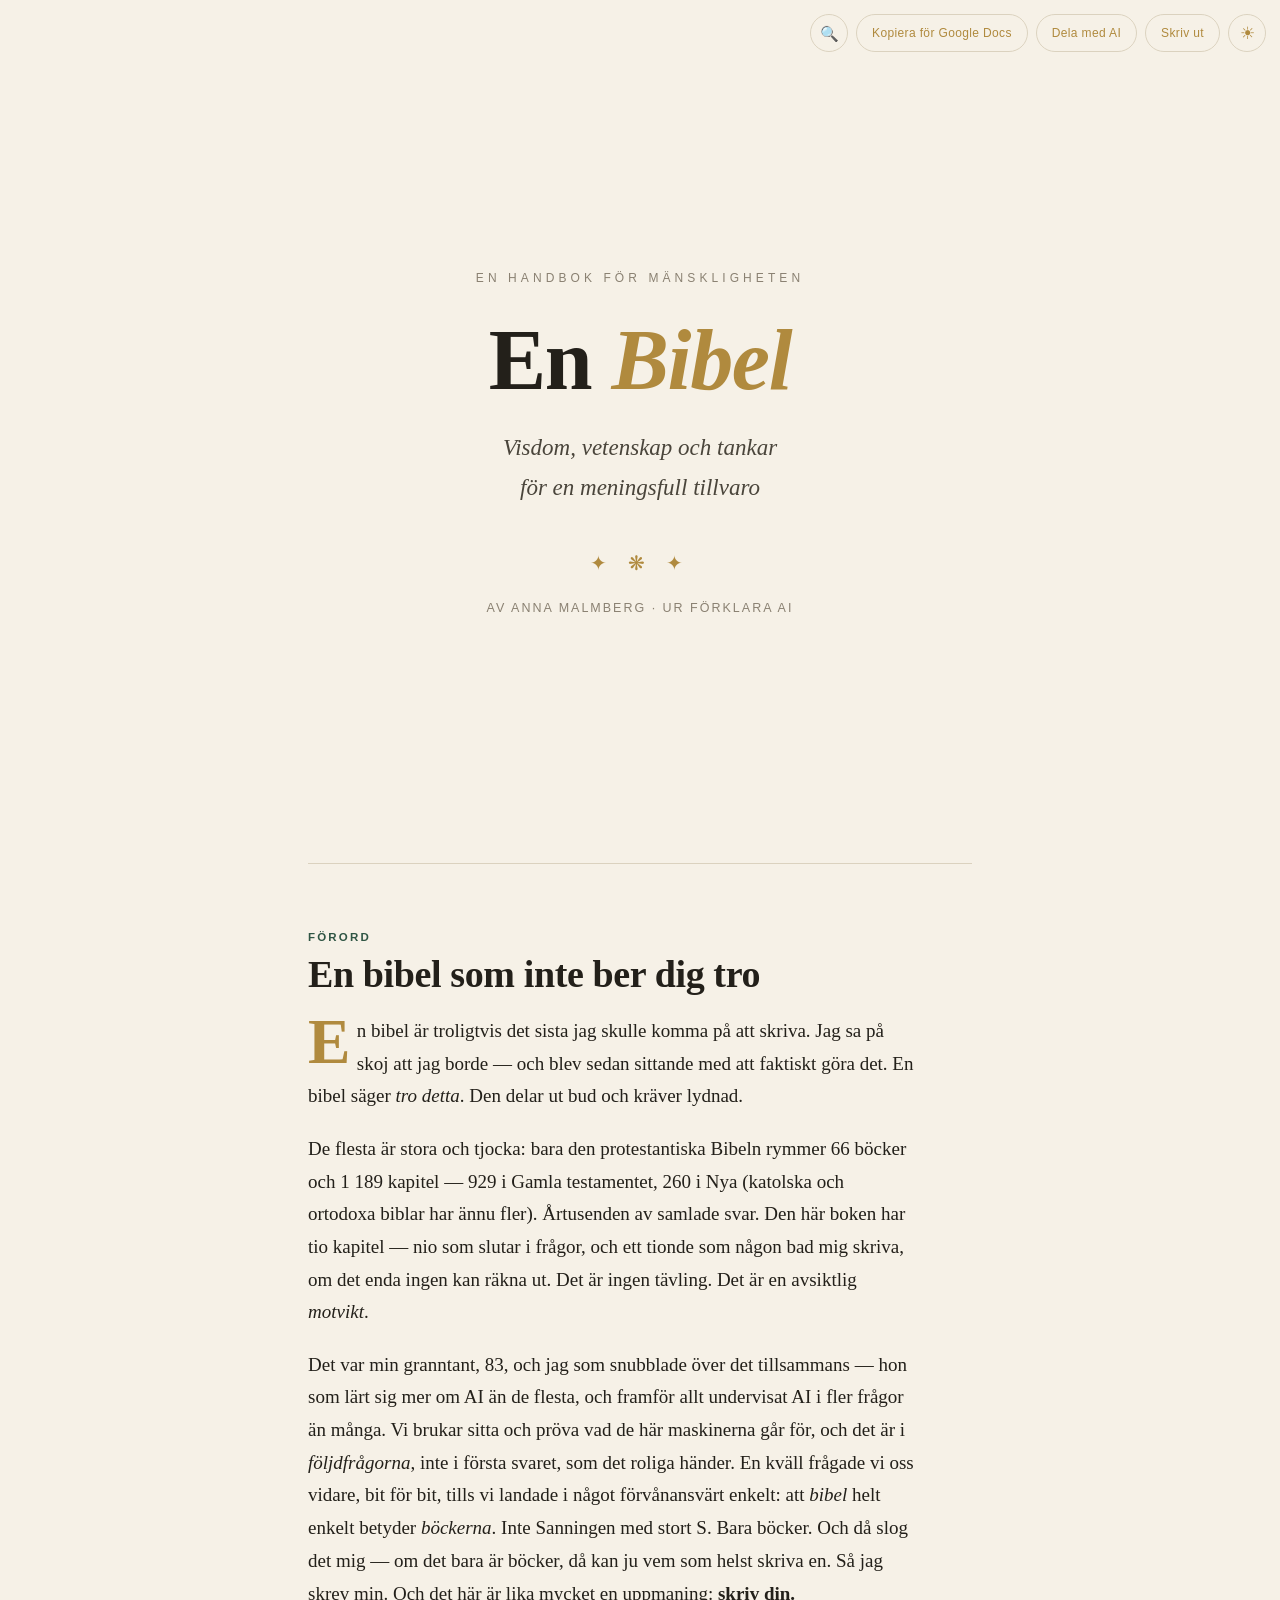
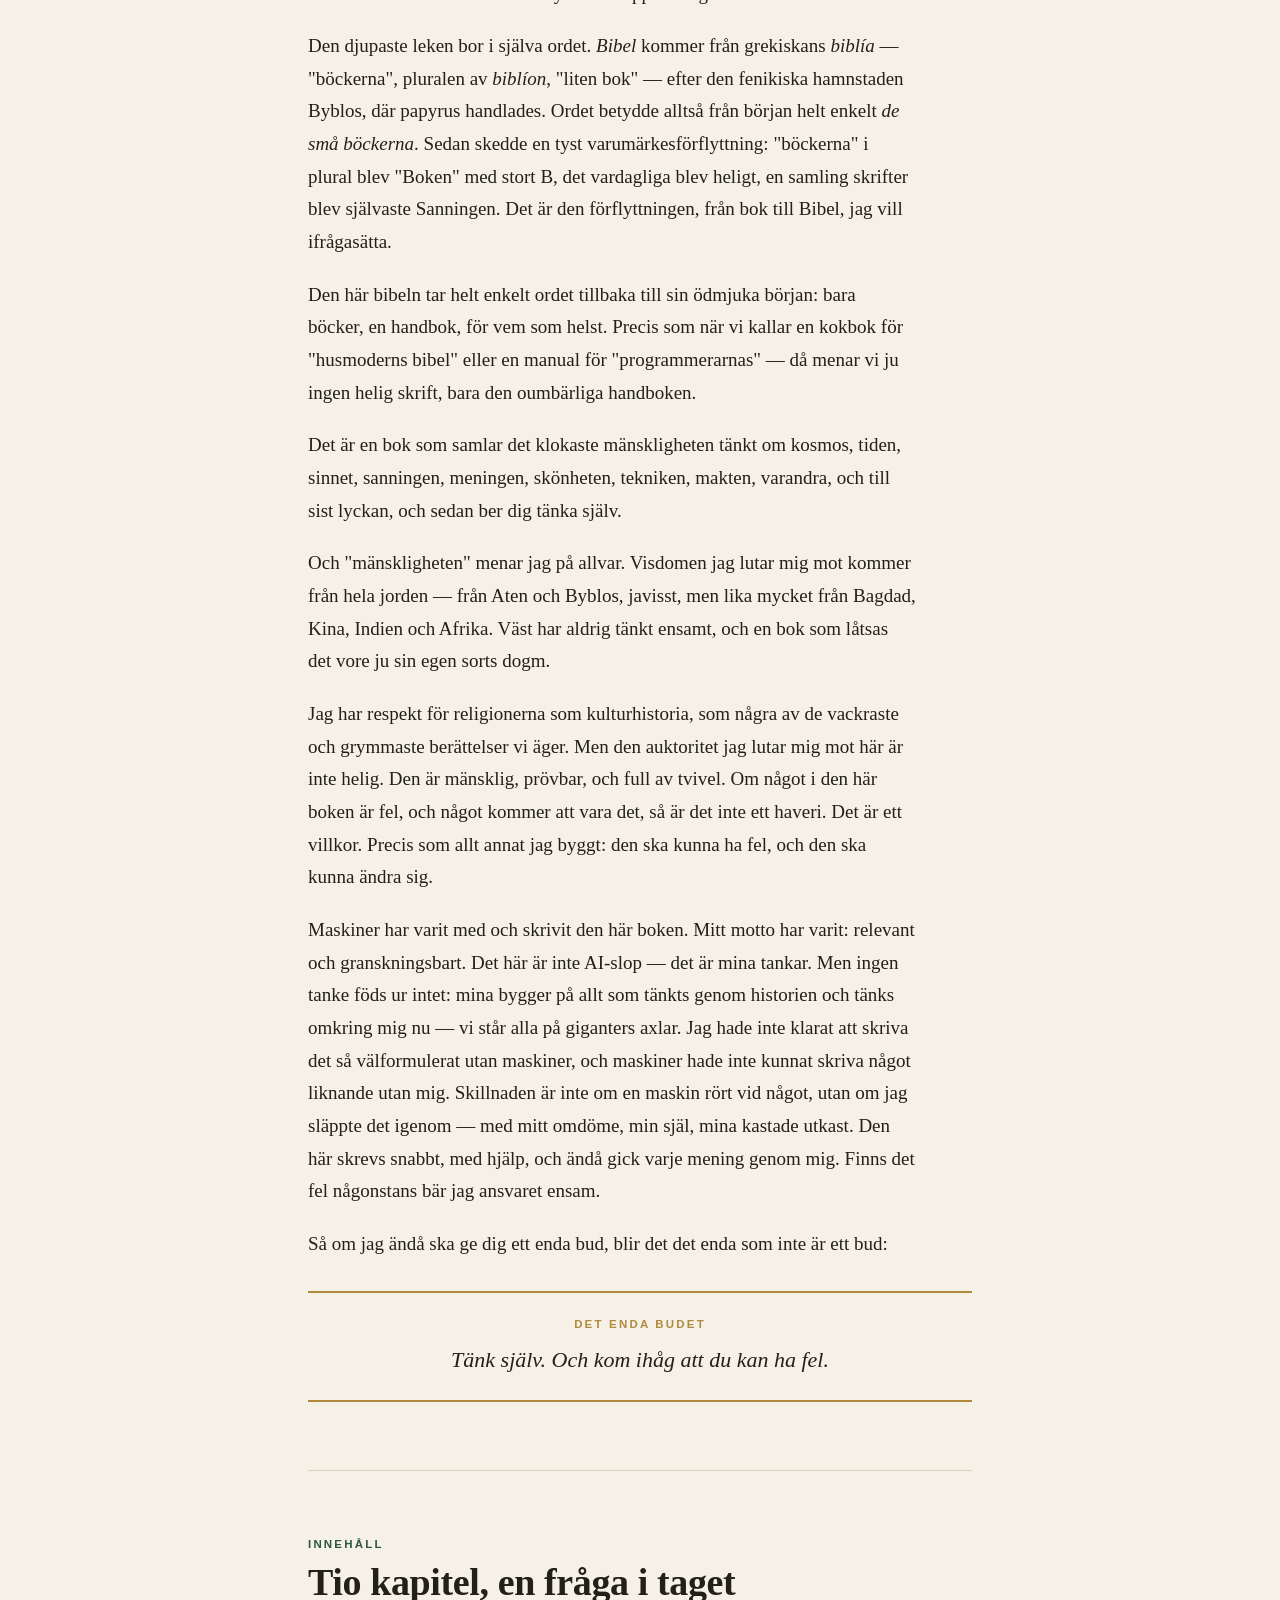
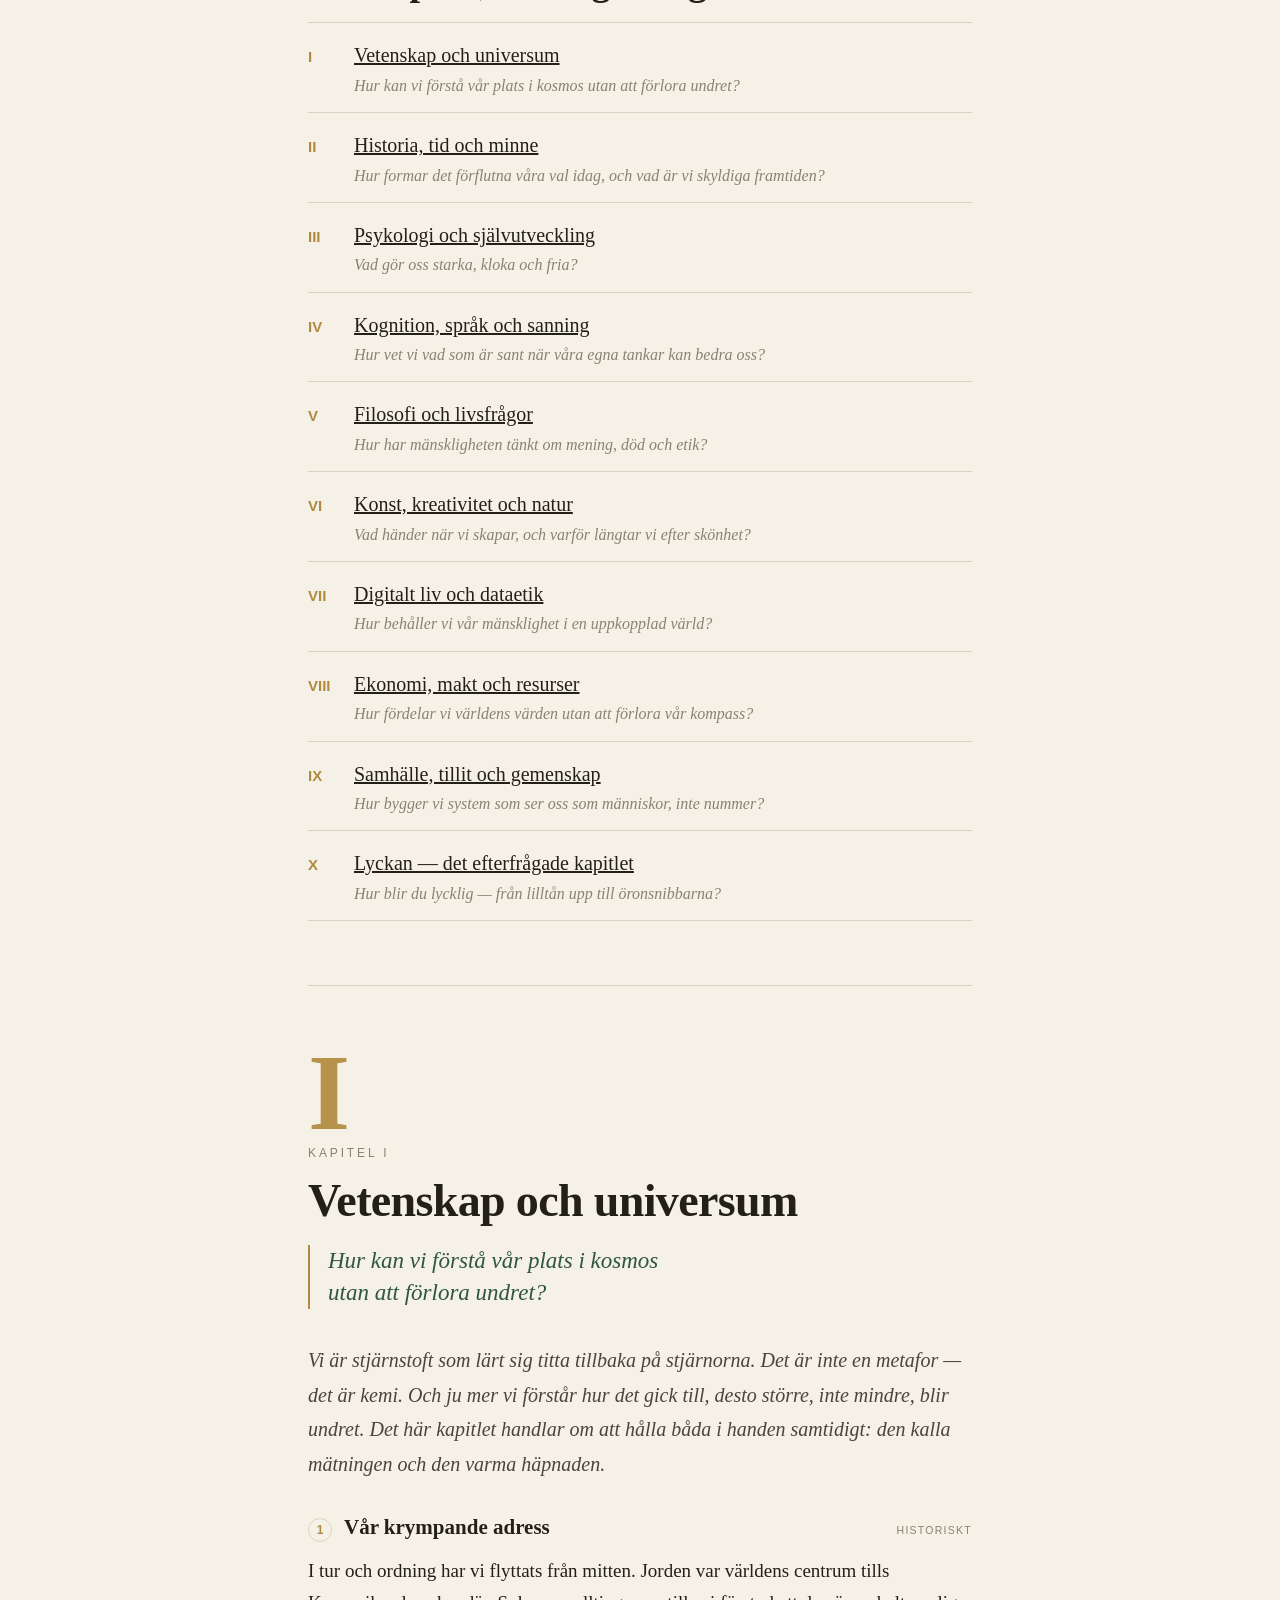
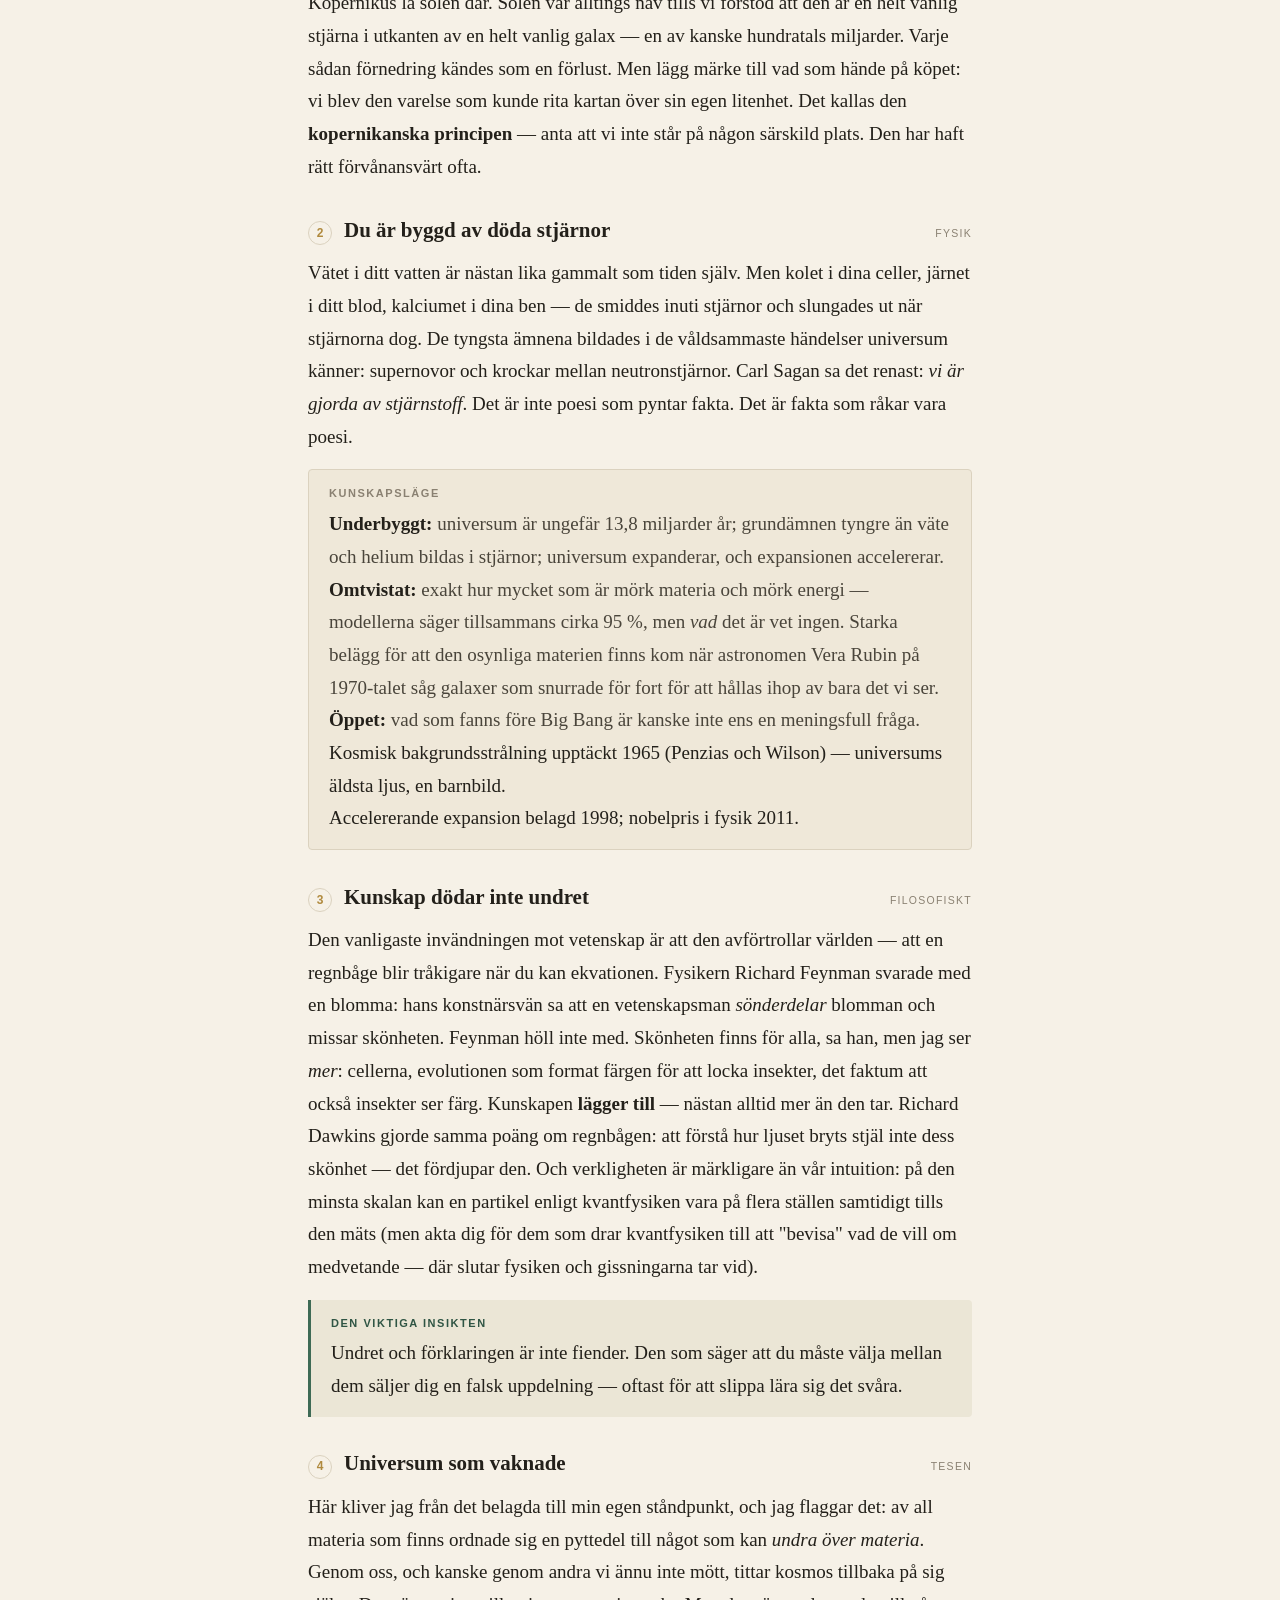
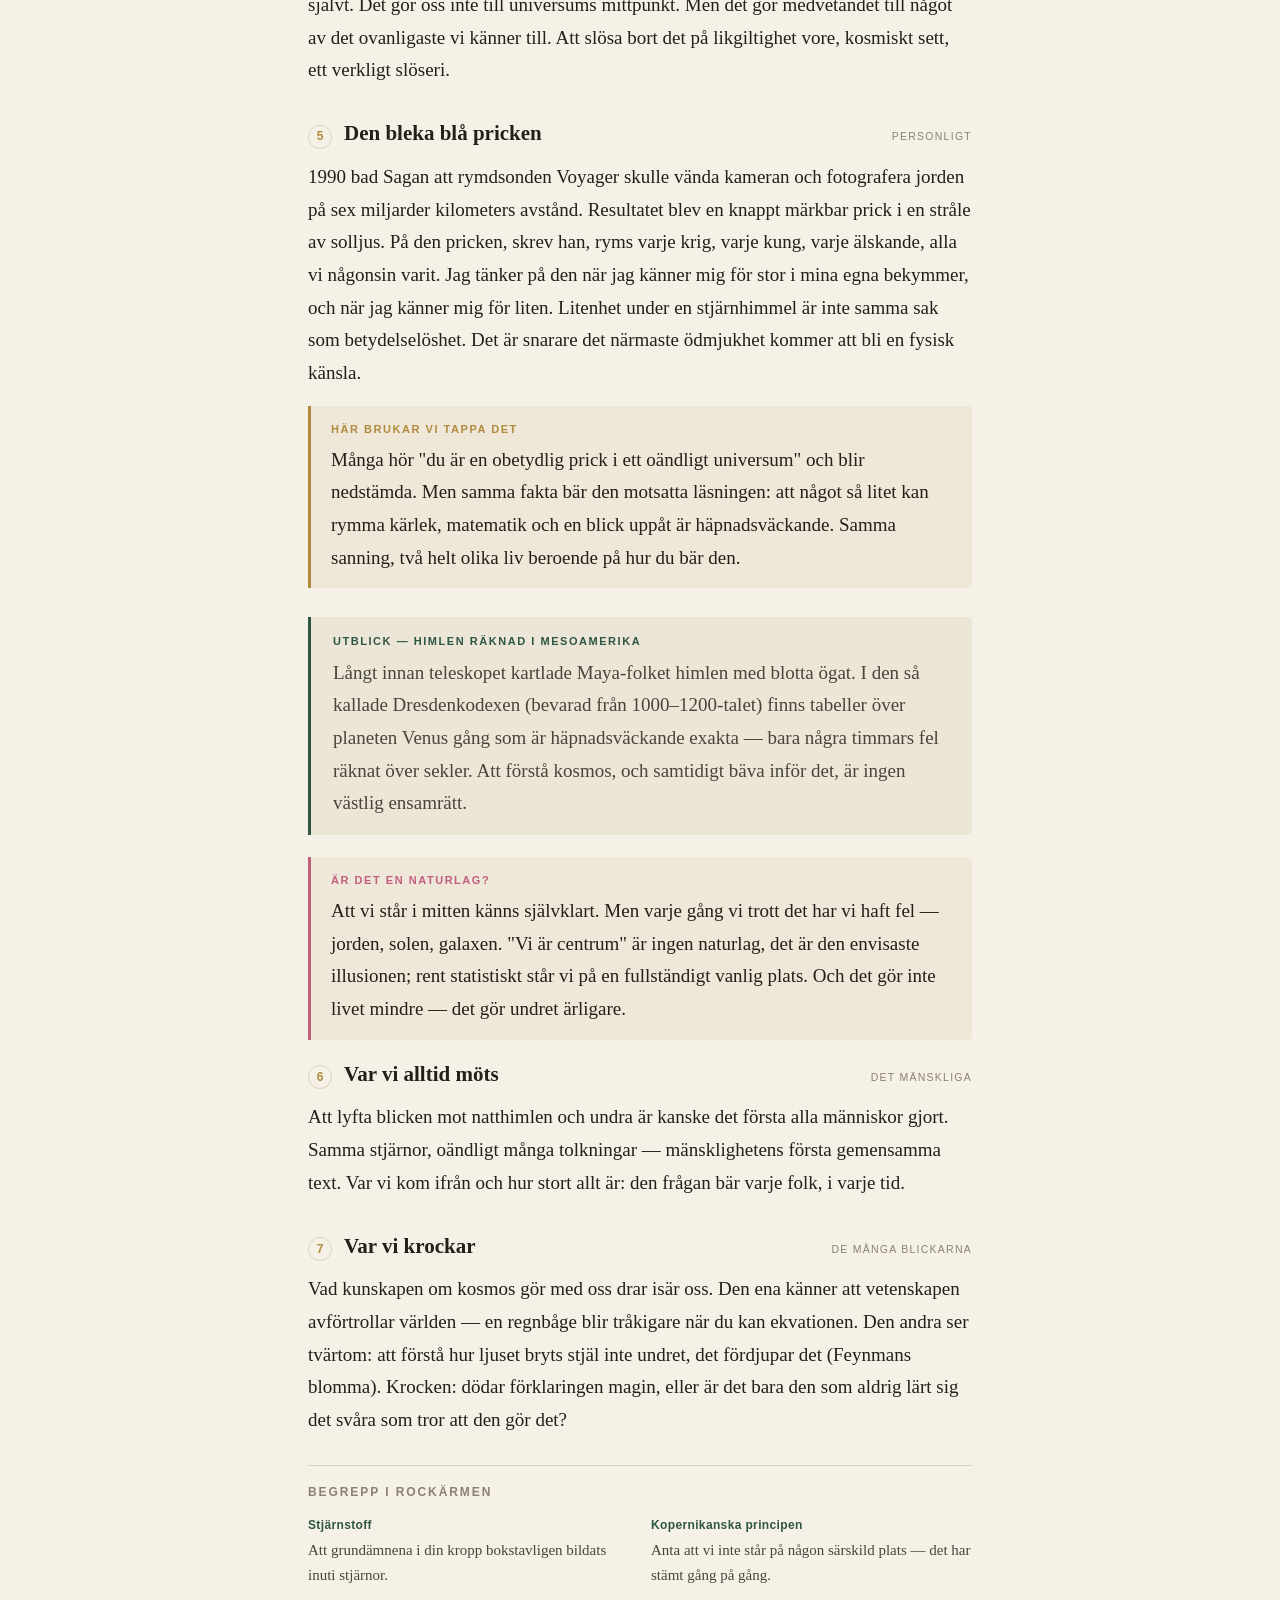
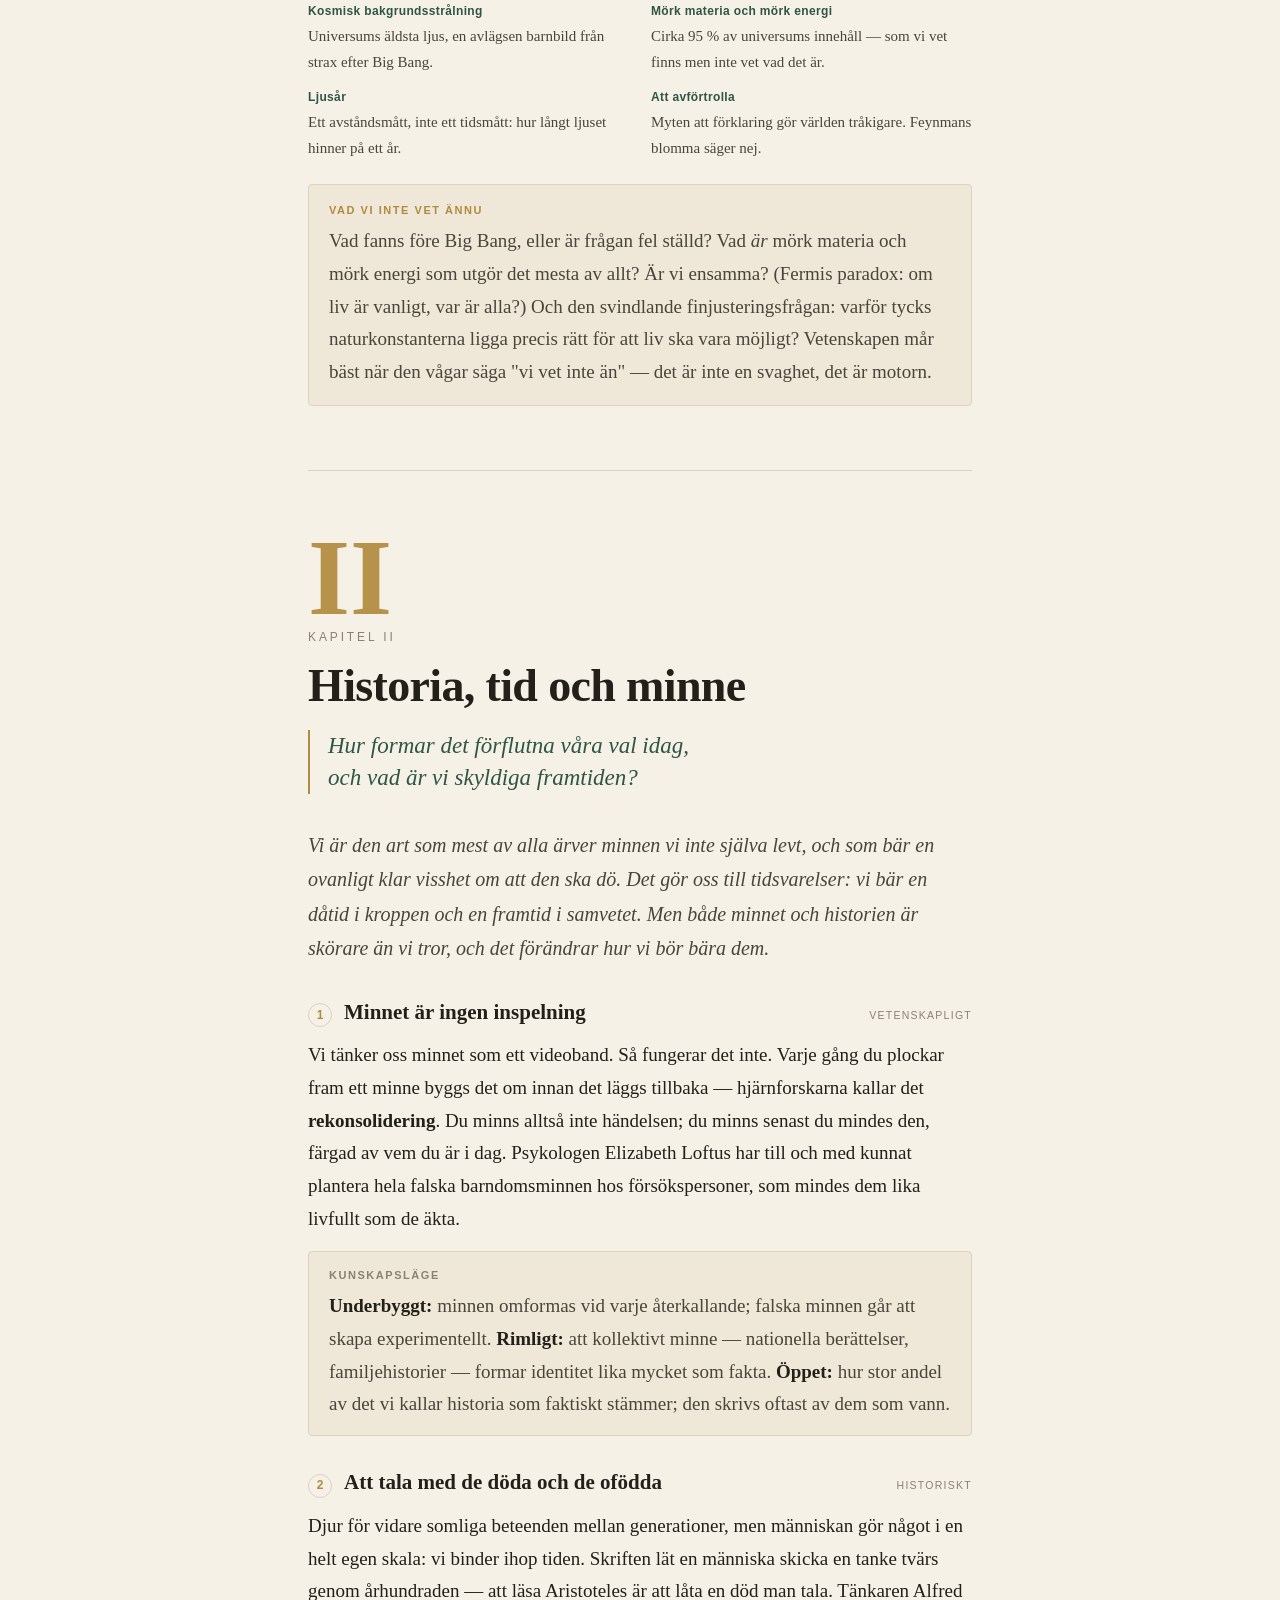
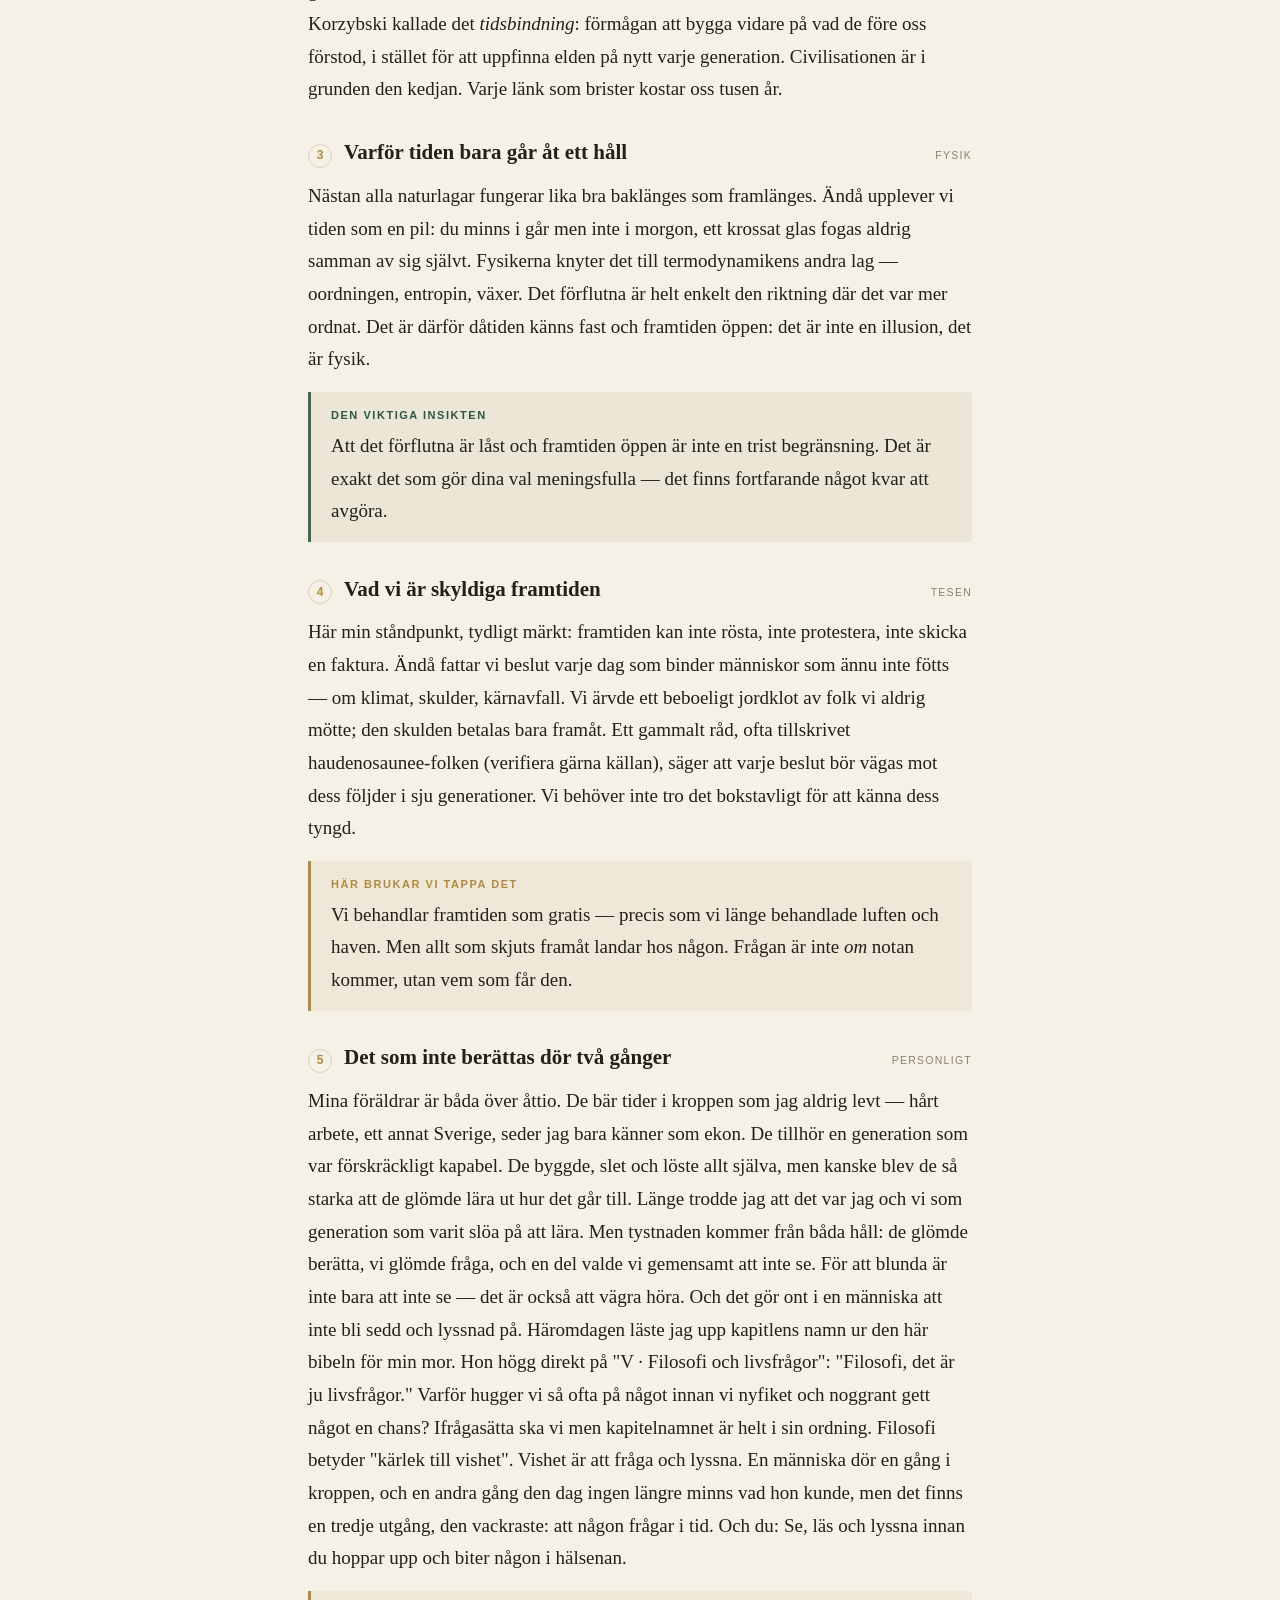
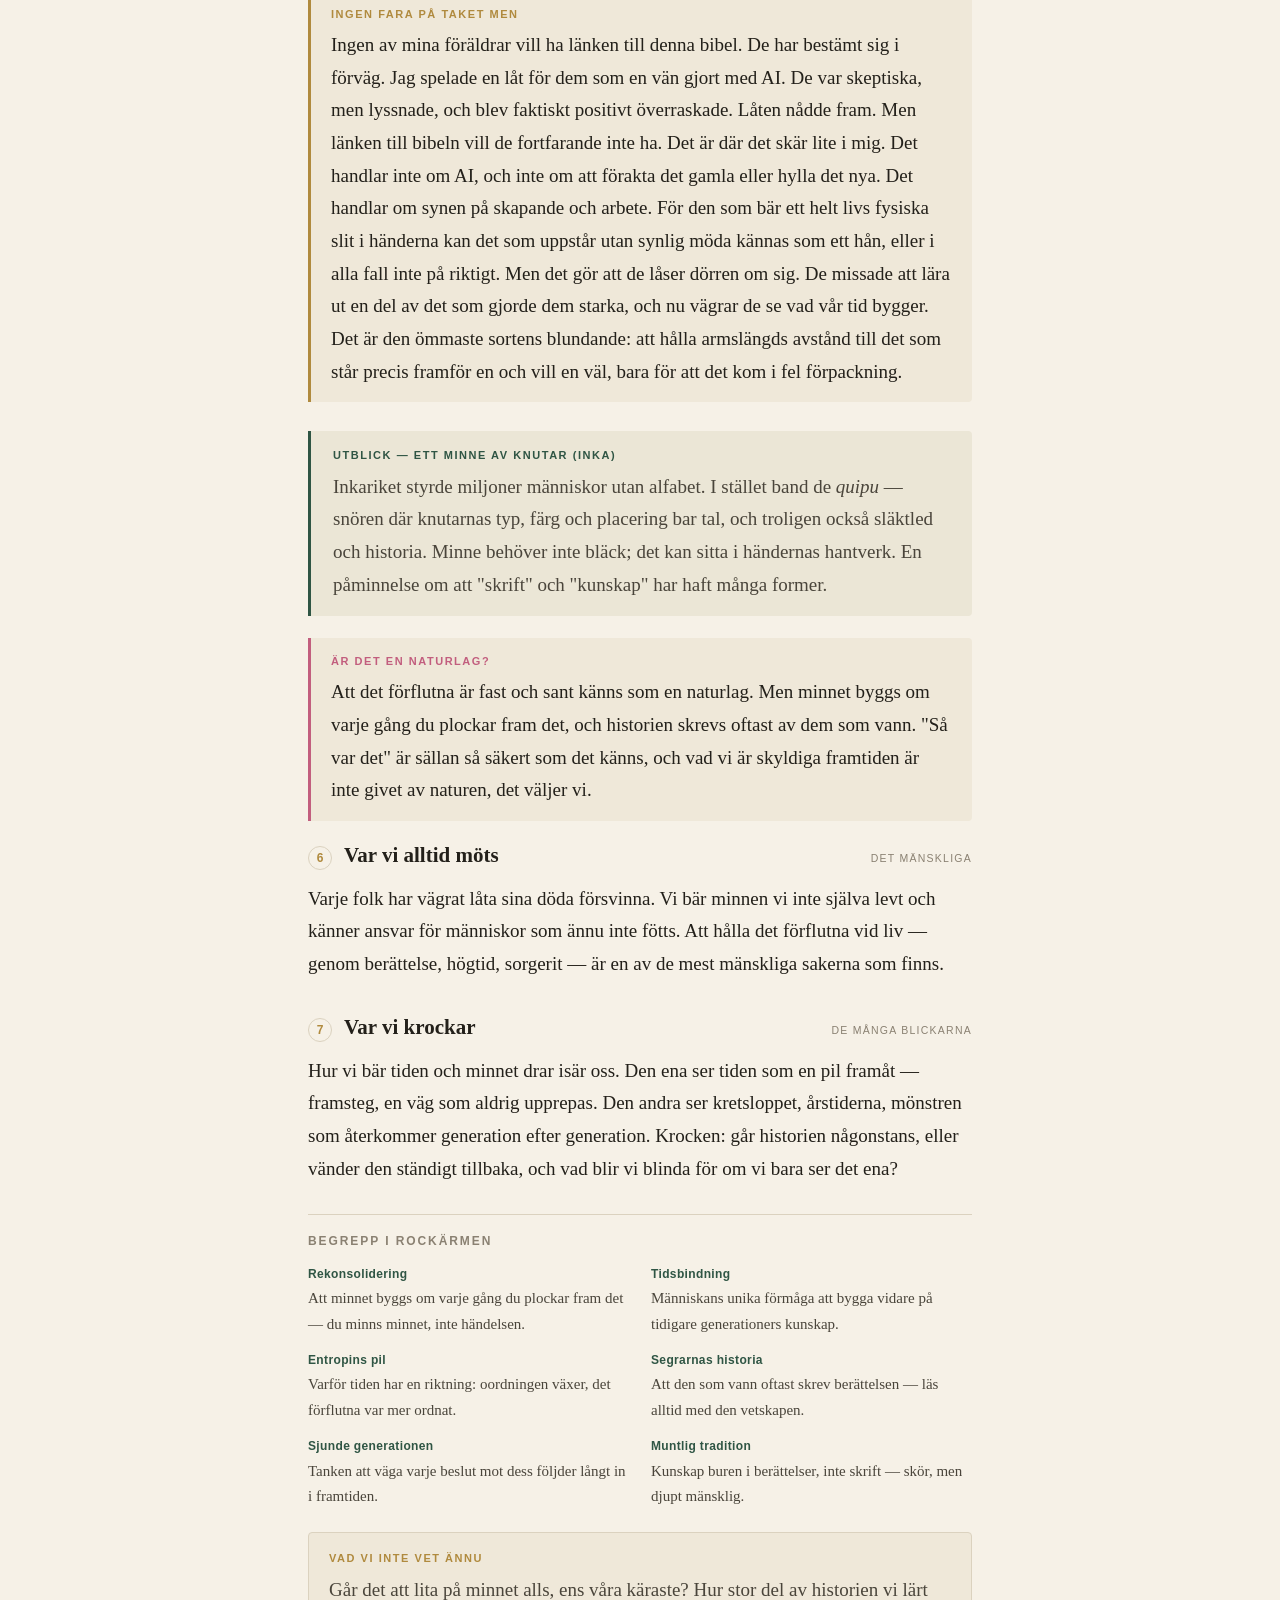
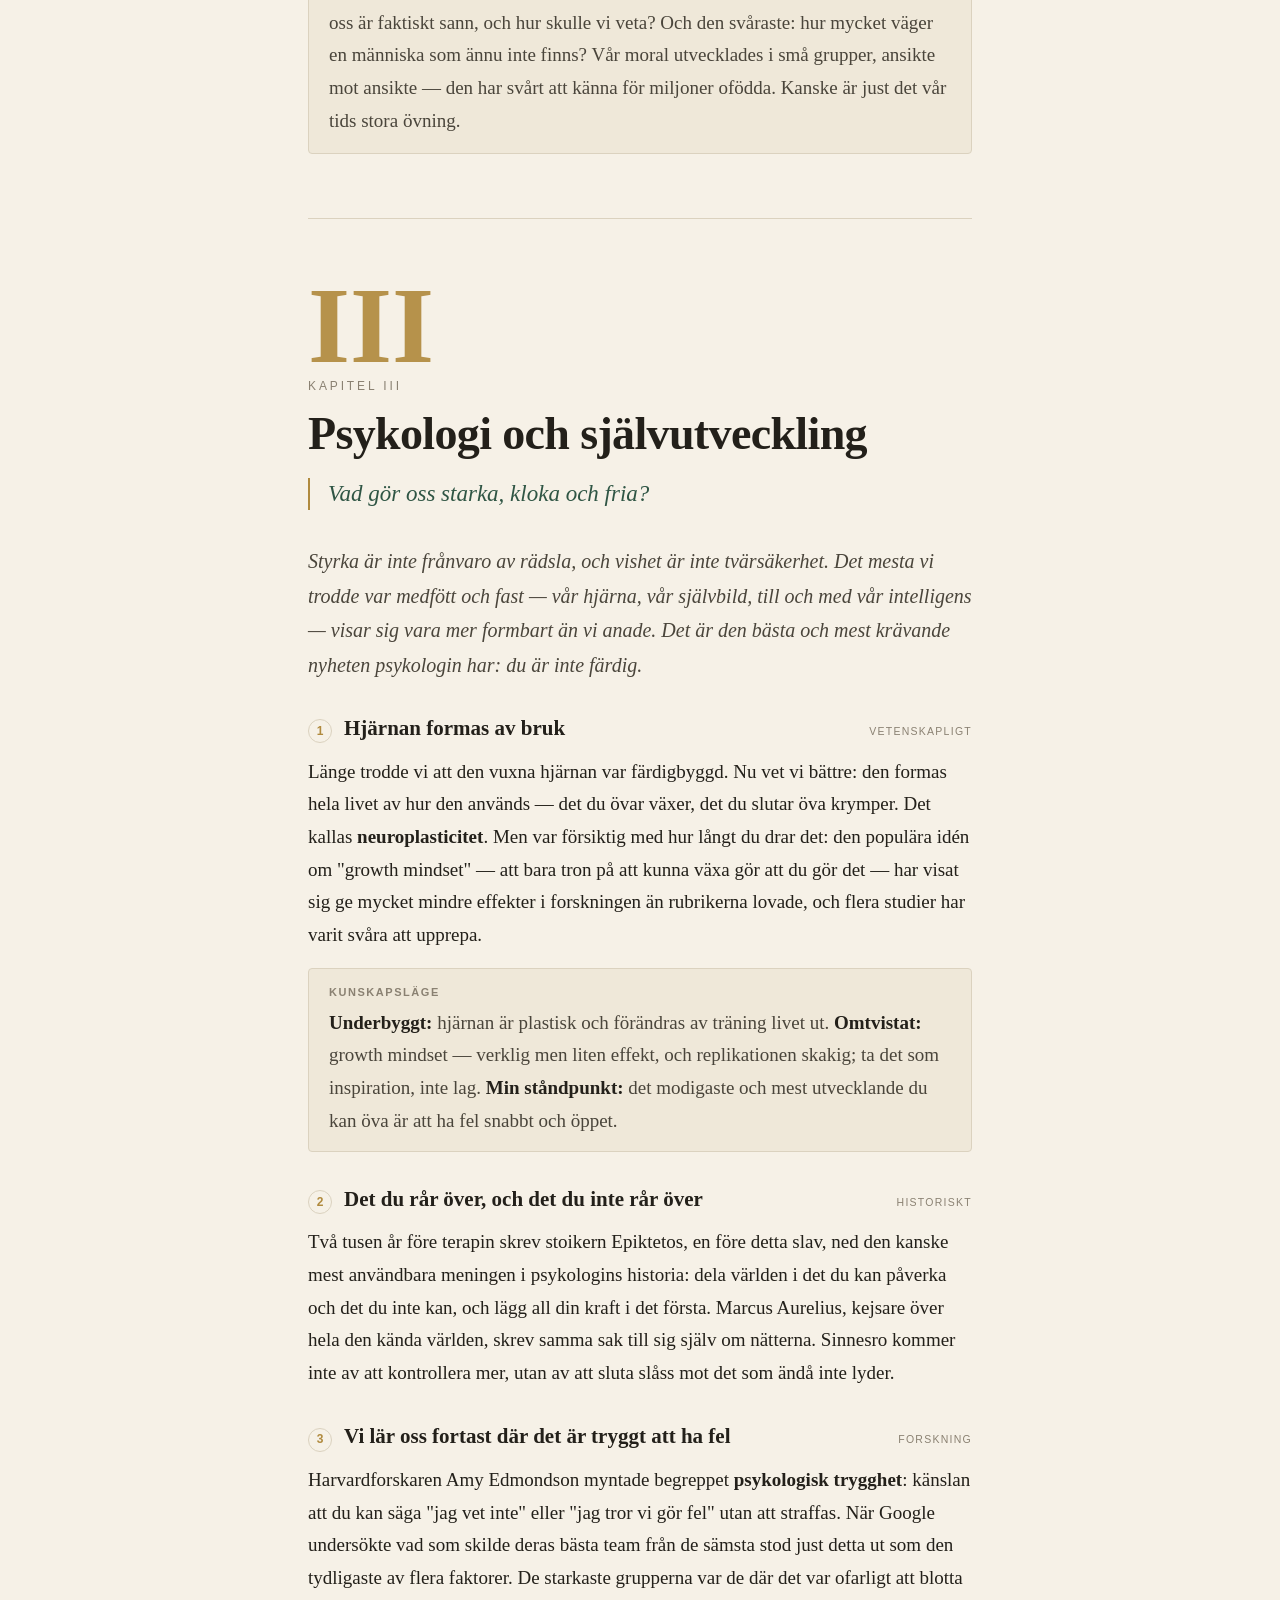
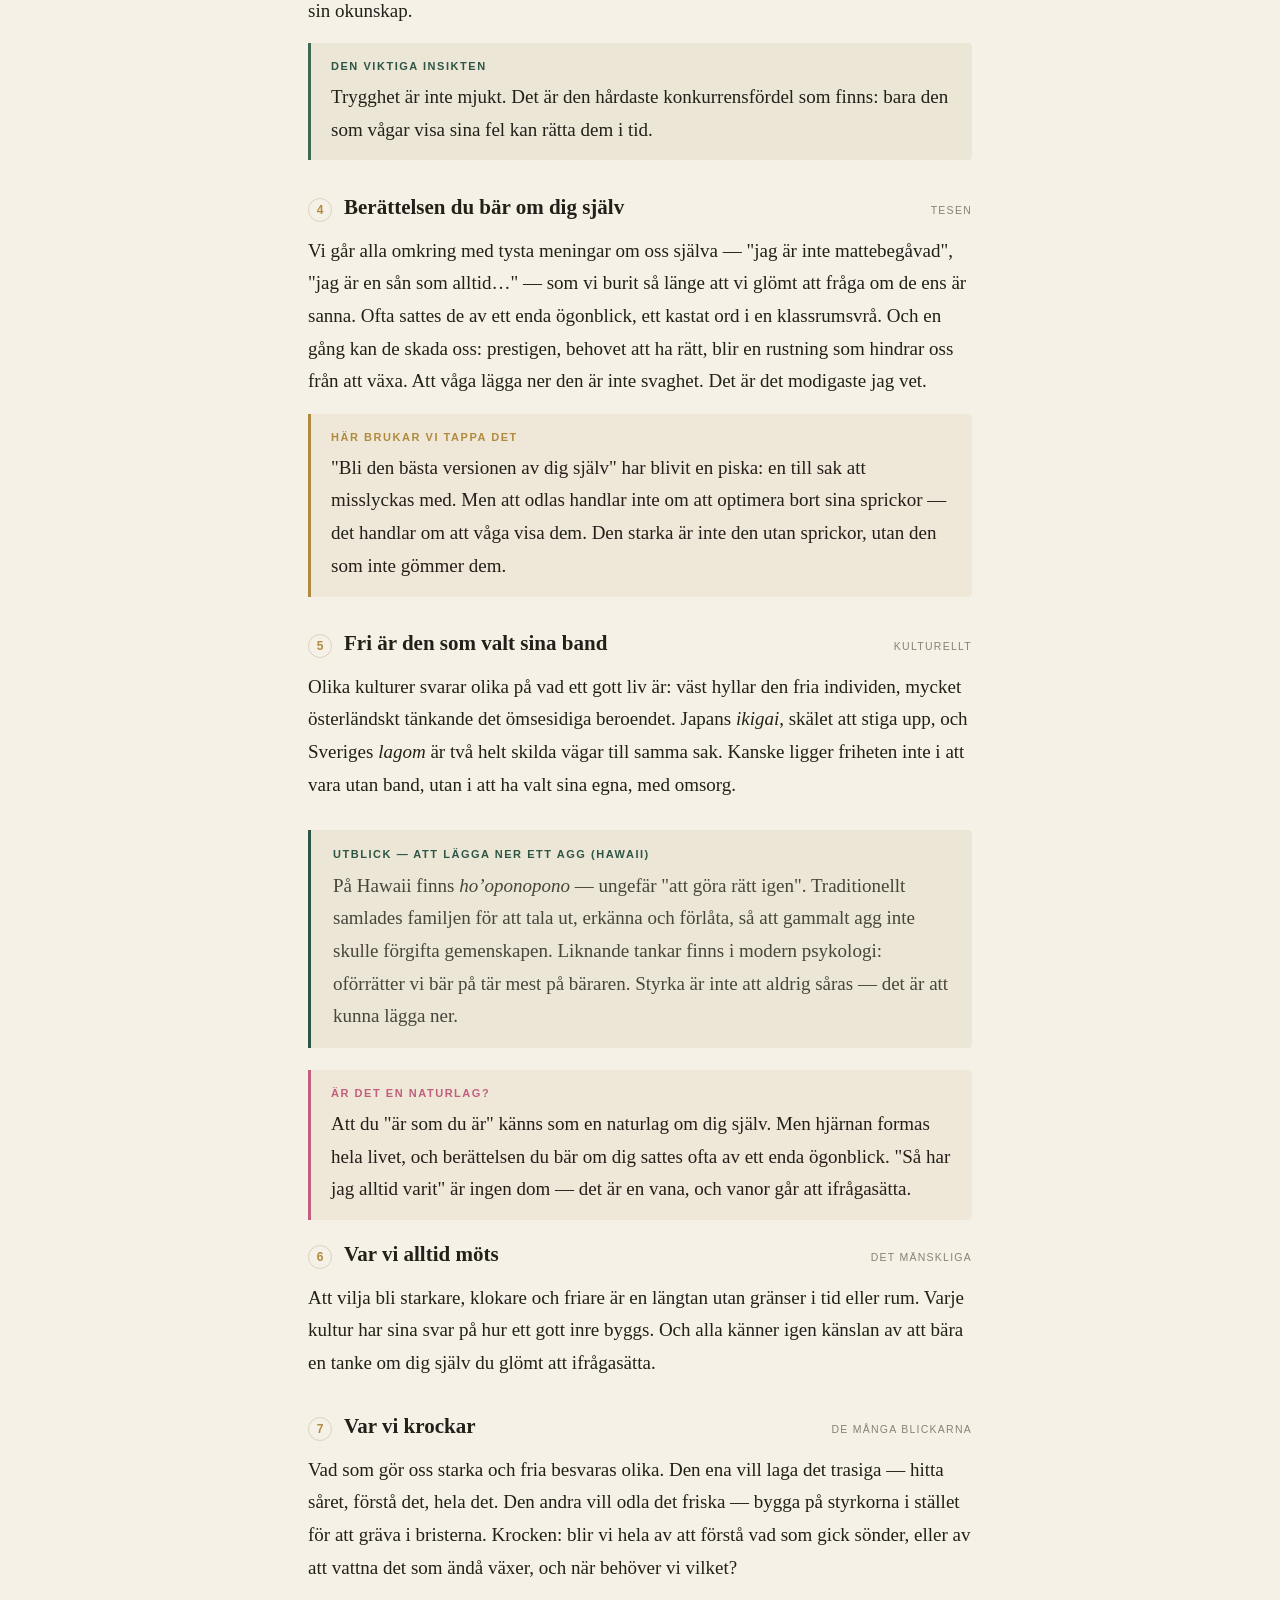
<file: en-bibel.html>
<!doctype html>
<html lang="sv">
<head>
<meta charset="utf-8">
<meta http-equiv="Cache-Control" content="no-cache">
<meta http-equiv="Pragma" content="no-cache">
<meta name="viewport" content="width=device-width, initial-scale=1">
<meta name="color-scheme" content="light dark">
<script>
  // Tema: läs valet (delas med Förklara AI) eller följ systemet — sätt före rendering
  try {
    var _t = localStorage.getItem("forklara-ai:tema") || (matchMedia("(prefers-color-scheme:dark)").matches ? "dark" : "light");
    document.documentElement.dataset.theme = _t;
  } catch (e) {}
</script>
<meta name="description" content="En Bibel — en anti-dogmatisk handbok för mänskligheten av Anna Malmberg.">
<title>En Bibel</title>
<link rel="icon" type="image/svg+xml" href="favicon.svg">
<meta name="theme-color" content="#2D6A4F">
<link rel="apple-touch-icon" href="apple-touch-icon.png">
<meta name="apple-mobile-web-app-capable" content="yes">
<meta name="apple-mobile-web-app-title" content="En Bibel">
<meta property="og:type" content="book">
<meta property="og:site_name" content="Förklara AI">
<meta property="og:locale" content="sv_SE">
<meta property="og:title" content="En Bibel — en anti-dogmatisk handbok">
<meta property="og:description" content="En anti-dogmatisk handbok för mänskligheten — som räcker dig pennan, inte buden. Av Anna Malmberg.">
<meta property="og:url" content="https://annamalmberg2.github.io/forklara-ai/en-bibel.html">
<meta property="og:image" content="https://annamalmberg2.github.io/forklara-ai/content/forklara-ai/bilder/En%20bibel.png">
<meta property="og:image:width" content="1280">
<meta property="og:image:height" content="800">
<link rel="canonical" href="https://annamalmberg2.github.io/forklara-ai/en-bibel.html">
<meta property="og:image:alt" content="Omslag: En Bibel">
<meta name="twitter:card" content="summary_large_image">
<meta name="twitter:title" content="En Bibel — en anti-dogmatisk handbok">
<meta name="twitter:description" content="En anti-dogmatisk handbok för mänskligheten — som räcker dig pennan, inte buden. Av Anna Malmberg.">
<meta name="twitter:image" content="https://annamalmberg2.github.io/forklara-ai/content/forklara-ai/bilder/En%20bibel.png">
<style>
  :root{
    --paper:#F6F1E7; --paper-2:#EFE8D9; --ink:#23201A; --ink-soft:#4A453B;
    --green:#2F5544; --green-soft:#3E6A55; --gold:#B08A3E; --gold-soft:#C6A25A;
    --taupe:#8A8172; --hair:#DBD2BF; --tint:#EBE6D6;
    --serif:"Iowan Old Style","Palatino Linotype","Book Antiqua",Palatino,"New York",Georgia,serif;
    --sans:-apple-system,BlinkMacSystemFont,"SF Pro Text","Avenir Next","Segoe UI",sans-serif;
    --measure:64ch;
  }
  @media (prefers-color-scheme:dark){
    :root{
      --paper:#1B1915; --paper-2:#232019; --ink:#ECE4D4; --ink-soft:#BDB4A2;
      --green:#7FB89C; --green-soft:#8FC7AB; --gold:#D3AE63; --gold-soft:#E0BE78;
      --taupe:#9C927E; --hair:#38342B; --tint:#26231C;
    }
  }
  :root[data-theme="light"]{
    --paper:#F6F1E7; --paper-2:#EFE8D9; --ink:#23201A; --ink-soft:#4A453B;
    --green:#2F5544; --green-soft:#3E6A55; --gold:#B08A3E; --gold-soft:#C6A25A;
    --taupe:#8A8172; --hair:#DBD2BF; --tint:#EBE6D6;
  }
  :root[data-theme="dark"]{
    --paper:#1B1915; --paper-2:#232019; --ink:#ECE4D4; --ink-soft:#BDB4A2;
    --green:#7FB89C; --green-soft:#8FC7AB; --gold:#D3AE63; --gold-soft:#E0BE78;
    --taupe:#9C927E; --hair:#38342B; --tint:#26231C;
  }
  *{box-sizing:border-box}
  body{margin:0;background:var(--paper);color:var(--ink);font-family:var(--serif);
    font-size:19px;line-height:1.72;-webkit-font-smoothing:antialiased;
    text-rendering:optimizeLegibility;}
  .wrap{max-width:720px;margin:0 auto;padding:0 28px;}
  p{margin:0 0 1.05em;max-width:var(--measure);}
  em{font-style:italic}
  strong{font-weight:600;color:var(--ink)}
  .label{font-family:var(--sans);font-size:11.5px;font-weight:600;letter-spacing:.19em;
    text-transform:uppercase;color:var(--green);margin:0 0 .55em;display:block;}
  a{color:var(--green);}

  /* ---- title page ---- */
  .title{min-height:96vh;display:flex;flex-direction:column;justify-content:center;
    padding:64px 0 40px;border-bottom:1px solid var(--hair);text-align:center;align-items:center;}
  .title .mark{font-family:var(--sans);font-size:12px;letter-spacing:.34em;text-transform:uppercase;
    color:var(--taupe);margin-bottom:30px;}
  .title h1{font-size:clamp(46px,10vw,86px);line-height:.98;margin:0;font-weight:600;
    letter-spacing:-.015em;text-wrap:balance;}
  .title h1 .em{color:var(--gold);font-style:italic;font-weight:600;}
  .title .sub{font-style:italic;font-size:clamp(18px,2.4vw,23px);color:var(--ink-soft);
    margin:26px auto 0;max-width:30ch;text-wrap:balance;}
  .rule-orn{margin:38px 0 8px;color:var(--gold);font-size:20px;letter-spacing:.4em;}
  .title .by{font-family:var(--sans);font-size:12.5px;letter-spacing:.16em;text-transform:uppercase;
    color:var(--taupe);margin-top:10px;}

  /* ---- generic section ---- */
  section{padding:64px 0;border-bottom:1px solid var(--hair);}
  section:last-of-type{border-bottom:none;}
  h2.h{font-size:clamp(27px,4.4vw,38px);line-height:1.1;margin:.1em 0 .5em;font-weight:600;
    letter-spacing:-.01em;text-wrap:balance;}
  .lead{font-size:20.5px;color:var(--ink-soft);}

  /* ---- foreword drop ---- */
  .foreword > p:first-of-type::first-letter,
  .tldr p::first-letter{
    font-family:var(--serif);float:left;font-size:3.35em;line-height:.72;
    padding:.06em .1em 0 0;color:var(--gold);font-weight:600;}

  /* ---- table of contents ---- */
  .toc ol{list-style:none;margin:0;padding:0;counter-reset:ch;}
  .toc li{display:flex;gap:20px;align-items:baseline;padding:15px 0;border-top:1px solid var(--hair);}
  .toc li:last-child{border-bottom:1px solid var(--hair);}
  .toc .n{font-family:var(--sans);font-variant-numeric:tabular-nums;color:var(--gold);
    font-weight:600;font-size:15px;min-width:26px;}
  .toc .t{font-size:20px;flex:1;}
  .toc .q{display:block;font-style:italic;font-size:16px;color:var(--taupe);margin-top:2px;line-height:1.4;}

  /* ---- chapter opener ---- */
  .opener{display:flex;flex-direction:column;align-items:flex-start;margin-bottom:34px;}
  .opener .num{font-family:var(--serif);font-size:clamp(58px,13vw,108px);line-height:.8;
    color:var(--gold);font-weight:600;opacity:.92;margin-bottom:6px;}
  .opener .kap{font-family:var(--sans);font-size:12px;letter-spacing:.24em;text-transform:uppercase;
    color:var(--taupe);margin-bottom:14px;}
  .opener h2{font-size:clamp(30px,5.4vw,46px);line-height:1.04;margin:0 0 20px;font-weight:600;
    letter-spacing:-.014em;text-wrap:balance;}
  .karn{font-style:italic;font-size:clamp(19px,2.5vw,23px);color:var(--green);line-height:1.4;
    padding-left:18px;border-left:2px solid var(--gold);max-width:34ch;}

  .block{margin:34px 0;}
  .tldr{background:var(--tint);border:1px solid var(--hair);border-radius:3px;
    padding:24px 26px;margin:30px 0 40px;}
  .tldr p{margin:0;max-width:none;}

  /* ---- perspektiv ---- */
  .persp{margin:34px 0;}
  .persp .row{padding:16px 0;border-top:1px solid var(--hair);display:grid;
    grid-template-columns:132px 1fr;gap:8px 24px;align-items:start;}
  .persp .row:last-child{border-bottom:1px solid var(--hair);}
  .persp .k{font-family:var(--sans);font-size:12px;font-weight:600;letter-spacing:.1em;
    text-transform:uppercase;color:var(--green);padding-top:.35em;}
  .persp .v{margin:0;max-width:none;}
  @media(max-width:560px){.persp .row{grid-template-columns:1fr;gap:3px;}.persp .k{padding-top:0;}}

  .refl{font-style:italic;font-size:21px;color:var(--ink);line-height:1.5;max-width:36ch;
    padding:4px 0;}
  .refl .label{font-style:normal;}

  /* ---- att ta med sig ---- */
  .keep{border-top:2px solid var(--gold);border-bottom:2px solid var(--gold);
    padding:22px 0;margin:38px 0 4px;text-align:center;}
  .keep .label{color:var(--gold);text-align:center;}
  .keep p{font-size:22px;font-style:italic;margin:0;max-width:none;color:var(--ink);
    text-wrap:balance;}

  .honest{background:var(--paper-2);border:1px solid var(--hair);border-radius:3px;
    padding:18px 22px;margin:28px 0;font-size:16.5px;color:var(--ink-soft);}
  .honest .label{color:var(--taupe);}

  /* ---- Utblick (grön aside i boken; blå "fönster" bor i verktyget/atlasen) ---- */
  .blick{background:var(--tint);border-left:3px solid var(--green);border-radius:0 4px 4px 0;
    padding:15px 22px;margin:26px 0;}
  .blick .label{color:var(--green);}
  .blick p{margin:0;font-size:16.5px;color:var(--ink-soft);line-height:1.72;max-width:none;}

  /* ---- efterord / colophon ---- */
  .efter{text-align:center;}
  .efter .rule-orn{margin:0 0 28px;}
  .compass{font-style:italic;color:var(--green);font-size:19px;line-height:1.85;
    max-width:42ch;margin:26px auto;}
  .colophon{font-family:var(--sans);font-size:13px;color:var(--taupe);line-height:1.7;
    max-width:52ch;margin:30px auto 0;letter-spacing:.01em;}

  @media (prefers-reduced-motion:no-preference){
    .fade{opacity:0;transform:translateY(8px);animation:rise .9s ease forwards;}
    @keyframes rise{to{opacity:1;transform:none;}}
  }
  .tema-vaxel{position:fixed;top:16px;right:18px;z-index:50;font-family:var(--sans);
    font-size:17px;line-height:1;width:38px;height:38px;border-radius:50%;
    border:1px solid var(--hair);background:var(--paper);color:var(--gold);cursor:pointer;}
  .tema-vaxel:hover{border-color:var(--gold);}
  .skriv-ut{position:fixed;top:16px;right:64px;z-index:50;font-family:var(--sans);font-size:12px;
    letter-spacing:.03em;height:38px;padding:0 15px;border-radius:19px;border:1px solid var(--hair);
    background:var(--paper);color:var(--gold);cursor:pointer;}
  .skriv-ut:hover{border-color:var(--gold);}
  @media print{.skriv-ut{display:none;}}
  .dela-ai{position:fixed;top:16px;right:152px;z-index:50;font-family:var(--sans);font-size:12px;
    letter-spacing:.03em;height:38px;padding:0 15px;border-radius:19px;border:1px solid var(--hair);
    background:var(--paper);color:var(--gold);cursor:pointer;}
  .dela-ai:hover{border-color:var(--gold);}
  @media print{.dela-ai{display:none;}}
  @media print{
    :root, :root[data-theme="light"], :root[data-theme="dark"]{
      --paper:#fff; --paper-2:#f6f2e9; --ink:#1b1712; --ink-soft:#3a352c;
      --green:#2f5544; --gold:#9c7a30; --taupe:#6f675a; --hair:#cfc6b2; --tint:#f2ede0;
    }
    *{-webkit-print-color-adjust:exact;print-color-adjust:exact;}
    .tema-vaxel{display:none;}
    body{font-size:11.5pt;background:#fff;}
    .wrap{max-width:none;padding:0 6mm;}
    .title{min-height:auto;padding:10mm 0 12mm;page-break-after:always;}
    section{padding:14px 0;}
    .opener,.opener .num,.opener h2,h2.h{page-break-after:avoid;}
    .tldr,.keep,.honest,.compass,.refl,.blick,.persp .row{page-break-inside:avoid;}
    a{color:var(--ink);text-decoration:none;}
  }

  /* ---- fördjupningar speglade i bokform (ur verktyget) ---- */
  .ford{margin-top:6px;}
  .ford .ingress{font-size:20px;font-style:italic;color:var(--ink-soft);margin:0 0 1.4em;max-width:none;}
  .ford .section{margin:0 0 1.5em;}
  .ford .section-head{display:flex;align-items:baseline;gap:12px;margin:0 0 .5em;flex-wrap:wrap;}
  .ford .section-head .num{font-family:var(--sans);font-size:12px;font-weight:700;color:var(--gold);
    border:1px solid var(--hair);border-radius:50%;width:24px;height:24px;display:inline-flex;
    align-items:center;justify-content:center;flex:none;}
  .ford .section-head .concept{font-family:var(--serif);font-size:21px;font-weight:600;color:var(--ink);}
  .ford .section-head .tag{font-family:var(--sans);font-size:10.5px;letter-spacing:.12em;text-transform:uppercase;color:var(--taupe);margin-left:auto;}
  .ford .body{color:var(--ink);max-width:none;}
  .ford .lost{background:var(--paper-2);border-left:3px solid var(--gold);border-radius:0 4px 4px 0;padding:14px 20px;margin:16px 0;}
  .ford .lost-label{font-family:var(--sans);font-size:11px;font-weight:700;letter-spacing:.14em;text-transform:uppercase;color:var(--gold);margin-bottom:5px;}
  .ford .lost-text{margin:0;}
  .ford .why{background:var(--tint);border-left:3px solid var(--green);border-radius:0 4px 4px 0;padding:14px 20px;margin:16px 0;}
  .ford .why-label{font-family:var(--sans);font-size:11px;font-weight:700;letter-spacing:.14em;text-transform:uppercase;color:var(--green);margin-bottom:5px;}
  .ford .why-text{margin:0;}
  .ford .insight{background:var(--tint);border-left:3px solid var(--green-soft);border-radius:0 4px 4px 0;padding:14px 20px;margin:16px 0;}
  .ford .insight-label{font-family:var(--sans);font-size:11px;font-weight:700;letter-spacing:.14em;text-transform:uppercase;color:var(--green);margin-bottom:5px;}
  .ford .insight-text{margin:0;}
  .ford .shield{background:var(--paper-2);border:1px solid var(--hair);border-radius:4px;padding:14px 20px;margin:16px 0;}
  .ford .shield-label{font-family:var(--sans);font-size:11px;font-weight:700;letter-spacing:.14em;text-transform:uppercase;color:var(--taupe);margin-bottom:5px;}
  .ford .shield-body{margin:0;color:var(--ink-soft);}
  .ford .utblick{background:var(--tint);border-left:3px solid var(--green);border-radius:0 4px 4px 0;padding:15px 22px;margin:22px 0;}
  .ford .utblick-label{font-family:var(--sans);font-size:11px;font-weight:700;letter-spacing:.14em;text-transform:uppercase;color:var(--green);margin-bottom:6px;}
  .ford .utblick-text{margin:0;color:var(--ink-soft);}
  .ford hr{border:none;border-top:1px solid var(--hair);margin:26px 0 16px;}
  .ford .extra-head{font-family:var(--sans);font-size:12px;font-weight:700;letter-spacing:.16em;text-transform:uppercase;color:var(--taupe);margin:0 0 10px;}
  .ford .extra-grid{display:grid;grid-template-columns:1fr 1fr;gap:12px 22px;margin:12px 0;}
  .ford .extra-name{font-family:var(--sans);font-size:12px;font-weight:600;letter-spacing:.03em;color:var(--green);margin-bottom:2px;}
  .ford .extra-desc{font-size:15px;color:var(--ink-soft);}
  .ford .future-box{background:var(--paper-2);border:1px solid var(--hair);border-radius:4px;padding:16px 20px;margin:22px 0 0;}
  .ford .future-head{font-family:var(--sans);font-size:11px;font-weight:700;letter-spacing:.14em;text-transform:uppercase;color:var(--gold);margin-bottom:6px;}
  .ford .future-body{margin:0;color:var(--ink-soft);}
  @media(max-width:560px){.ford .extra-grid{grid-template-columns:1fr;}.ford .section-head .tag{margin-left:0;width:100%;}}
  .ford .naturlag{background:var(--paper-2);border-left:3px solid #C25E7E;border-radius:0 4px 4px 0;padding:14px 20px;margin:16px 0;}
  .ford .naturlag-label{font-family:var(--sans);font-size:11px;font-weight:700;letter-spacing:.14em;text-transform:uppercase;color:#C25E7E;margin-bottom:5px;}
  .ford .naturlag-text{margin:0;}
  @media print{.ford .section,.ford .lost,.ford .why,.ford .insight,.ford .shield,.ford .utblick,.ford .future-box,.ford .naturlag,.ford .extra-grid{page-break-inside:avoid;}.ford hr{page-break-after:avoid;}}

  
  /* Utskrift: centrerad, balanserad boksida (tillagt 2026-09-04) */
  @media print{
    @page{ margin: 18mm 26mm; }
    .title{ min-height:80vh !important; }   /* omslag centrerat som En rörelse */
    html, body{ background:#fff !important; }
    .wrap{ max-width:none !important; margin:0 !important; padding:0 !important; }
    .wrap p, .ford .body, .ford .ingress, .ford .body p{ max-width:none !important; }
    img{ max-width:100% !important; }
  }
  .toc a{color:inherit;}
  .toc .t a:hover{color:var(--gold);}

  /* ---- knapprad + Kopiera för Google Docs ---- */
  .bok-knappar{position:fixed;top:14px;right:14px;z-index:60;display:flex;gap:8px;
    flex-wrap:wrap;justify-content:flex-end;max-width:calc(100% - 28px);}
  .bok-knappar button{position:static;top:auto;right:auto;}
  .kopiera-docs{font-family:var(--sans);font-size:12px;letter-spacing:.03em;height:38px;
    padding:0 15px;border-radius:19px;border:1px solid var(--hair);background:var(--paper);
    color:var(--gold);cursor:pointer;}
  .kopiera-docs:hover{border-color:var(--gold);}
  @media print{.bok-knappar{display:none;}}

  /* PRINT_PUTS: snyggare sidbrytningar i utskrift */
  @media print{
    .opener{page-break-inside:avoid;break-inside:avoid;}
    .toc{page-break-before:always;}
    .toc li{page-break-inside:avoid;break-inside:avoid;}
    .foreword,.efter,.colophon{page-break-inside:avoid;}
    .ford .section{page-break-inside:auto;}
  }
  .cc-licens{display:inline-block;margin-top:4px;}
  .cc-licens a{color:var(--gold);}
</style>
</head>
<body>
<div class="bok-knappar">
<button class="kopiera-docs" id="kopieradocs" title="Kopiera hela boken som rich text — klistra in i Google Docs eller Word">Kopiera för Google Docs</button>
<button class="dela-ai" id="delaai" title="Kopiera hela boken som Markdown — klistra in i valfri AI">Dela med AI</button>
<button class="skriv-ut" id="skrivut" title="Skriv ut hela boken">Skriv ut</button>
<button class="tema-vaxel" id="tema" title="Ljust eller mörkt läge">☀</button>
</div>
<div class="wrap">

  <header class="title fade">
    <div class="mark">En handbok för mänskligheten</div>
    <h1>En&nbsp;<span class="em">Bibel</span></h1>
    <div class="sub">Visdom, vetenskap och tankar för en meningsfull tillvaro</div>
    <div class="rule-orn">✦ ❋ ✦</div>
    <div class="by">av Anna Malmberg · ur Förklara AI</div>
  </header>

  <section class="foreword">
    <span class="label">Förord</span>
    <h2 class="h">En bibel som inte ber dig tro</h2>
    <p>En bibel är troligtvis det sista jag skulle komma på att skriva. Jag sa på skoj att jag borde — och blev sedan sittande med att faktiskt göra det. En bibel säger <em>tro detta</em>. Den delar ut bud och kräver lydnad.</p>
    <p>De flesta är stora och tjocka: bara den protestantiska Bibeln rymmer 66 böcker och 1&nbsp;189 kapitel — 929 i Gamla testamentet, 260 i Nya (katolska och ortodoxa biblar har ännu fler). Årtusenden av samlade svar. Den här boken har tio kapitel — nio som slutar i frågor, och ett tionde som någon bad mig skriva, om det enda ingen kan räkna ut. Det är ingen tävling. Det är en avsiktlig <em>motvikt</em>.</p>
    <p>Det var min granntant, 83, och jag som snubblade över det tillsammans — hon som lärt sig mer om AI än de flesta, och framför allt undervisat AI i fler frågor än många. Vi brukar sitta och pröva vad de här maskinerna går för, och det är i <em>följdfrågorna</em>, inte i första svaret, som det roliga händer. En kväll frågade vi oss vidare, bit för bit, tills vi landade i något förvånansvärt enkelt: att <em>bibel</em> helt enkelt betyder <em>böckerna</em>. Inte Sanningen med stort S. Bara böcker. Och då slog det mig — om det bara är böcker, då kan ju vem som helst skriva en. Så jag skrev min. Och det här är lika mycket en uppmaning: <strong>skriv din.</strong></p>
    <p>Den djupaste leken bor i själva ordet. <em>Bibel</em> kommer från grekiskans <em>biblía</em> — "böckerna", pluralen av <em>biblíon</em>, "liten bok" — efter den fenikiska hamnstaden Byblos, där papyrus handlades. Ordet betydde alltså från början helt enkelt <em>de små böckerna</em>. Sedan skedde en tyst varumärkesförflyttning: "böckerna" i plural blev "Boken" med stort B, det vardagliga blev heligt, en samling skrifter blev självaste Sanningen. Det är den förflyttningen, från bok till Bibel, jag vill ifrågasätta.</p>
    <p>Den här bibeln tar helt enkelt ordet tillbaka till sin ödmjuka början: bara böcker, en handbok, för vem som helst. Precis som när vi kallar en kokbok för "husmoderns bibel" eller en manual för "programmerarnas" — då menar vi ju ingen helig skrift, bara den oumbärliga handboken.</p>
    <p>Det är en bok som samlar det klokaste mänskligheten tänkt om kosmos, tiden, sinnet, sanningen, meningen, skönheten, tekniken, makten, varandra, och till sist lyckan, och sedan ber dig tänka själv.</p>
    <p>Och "mänskligheten" menar jag på allvar. Visdomen jag lutar mig mot kommer från hela jorden — från Aten och Byblos, javisst, men lika mycket från Bagdad, Kina, Indien och Afrika. Väst har aldrig tänkt ensamt, och en bok som låtsas det vore ju sin egen sorts dogm.</p>
    <p>Jag har respekt för religionerna som kulturhistoria, som några av de vackraste och grymmaste berättelser vi äger. Men den auktoritet jag lutar mig mot här är inte helig. Den är mänsklig, prövbar, och full av tvivel. Om något i den här boken är fel, och något kommer att vara det, så är det inte ett haveri. Det är ett villkor. Precis som allt annat jag byggt: den ska kunna ha fel, och den ska kunna ändra sig.</p>
    <p>Maskiner har varit med och skrivit den här boken. Mitt motto har varit: relevant och granskningsbart. Det här är inte AI-slop — det är mina tankar. Men ingen tanke föds ur intet: mina bygger på allt som tänkts genom historien och tänks omkring mig nu — vi står alla på giganters axlar. Jag hade inte klarat att skriva det så välformulerat utan maskiner, och maskiner hade inte kunnat skriva något liknande utan mig. Skillnaden är inte om en maskin rört vid något, utan om jag släppte det igenom — med mitt omdöme, min själ, mina kastade utkast. Den här skrevs snabbt, med hjälp, och ändå gick varje mening genom mig. Finns det fel någonstans bär jag ansvaret ensam.</p>
    <p>Så om jag ändå ska ge dig ett enda bud, blir det det enda som inte är ett bud:</p>
    <div class="keep" style="margin-top:30px;">
      <span class="label">Det enda budet</span>
      <p>Tänk själv. Och kom ihåg att du kan ha fel.</p>
    </div>
  </section>

  <section class="toc">
    <span class="label">Innehåll</span>
    <h2 class="h">Tio kapitel, en fråga i taget</h2>
    <ol>
      <li><span class="n">I</span><span class="t"><a href="#kap-1">Vetenskap och universum</a><span class="q">Hur kan vi förstå vår plats i kosmos utan att förlora undret?</span></span></li>
      <li><span class="n">II</span><span class="t"><a href="#kap-2">Historia, tid och minne</a><span class="q">Hur formar det förflutna våra val idag, och vad är vi skyldiga framtiden?</span></span></li>
      <li><span class="n">III</span><span class="t"><a href="#kap-3">Psykologi och självutveckling</a><span class="q">Vad gör oss starka, kloka och fria?</span></span></li>
      <li><span class="n">IV</span><span class="t"><a href="#kap-4">Kognition, språk och sanning</a><span class="q">Hur vet vi vad som är sant när våra egna tankar kan bedra oss?</span></span></li>
      <li><span class="n">V</span><span class="t"><a href="#kap-5">Filosofi och livsfrågor</a><span class="q">Hur har mänskligheten tänkt om mening, död och etik?</span></span></li>
      <li><span class="n">VI</span><span class="t"><a href="#kap-6">Konst, kreativitet och natur</a><span class="q">Vad händer när vi skapar, och varför längtar vi efter skönhet?</span></span></li>
      <li><span class="n">VII</span><span class="t"><a href="#kap-7">Digitalt liv och dataetik</a><span class="q">Hur behåller vi vår mänsklighet i en uppkopplad värld?</span></span></li>
      <li><span class="n">VIII</span><span class="t"><a href="#kap-8">Ekonomi, makt och resurser</a><span class="q">Hur fördelar vi världens värden utan att förlora vår kompass?</span></span></li>
      <li><span class="n">IX</span><span class="t"><a href="#kap-9">Samhälle, tillit och gemenskap</a><span class="q">Hur bygger vi system som ser oss som människor, inte nummer?</span></span></li>
      <li><span class="n">X</span><span class="t"><a href="#kap-10">Lyckan — det efterfrågade kapitlet</a><span class="q">Hur blir du lycklig — från lilltån upp till öronsnibbarna?</span></span></li>
    </ol>
  </section>

  <section id="kap-1">
    <div class="opener" data-rubrik="Kapitel I – Vetenskap och universum">
      <div class="num">I</div>
      <div class="kap">Kapitel I</div>
      <h2>Vetenskap och universum</h2>
      <div class="karn">Hur kan vi förstå vår plats i kosmos utan att förlora undret?</div>
    </div>
    <div class="ford">
<p class="ingress">Vi är stjärnstoft som lärt sig titta tillbaka på stjärnorna. Det är inte en metafor — det är kemi. Och ju mer vi förstår hur det gick till, desto större, inte mindre, blir undret. Det här kapitlet handlar om att hålla båda i handen samtidigt: den kalla mätningen och den varma häpnaden.</p>

<div class="section">
  <div class="section-head"><span class="num">1</span><span class="concept">Vår krympande adress</span><span class="tag">Historiskt</span></div>
  <div class="body">I tur och ordning har vi flyttats från mitten. Jorden var världens centrum tills Kopernikus la solen där. Solen var alltings nav tills vi förstod att den är en helt vanlig stjärna i utkanten av en helt vanlig galax — en av kanske hundratals miljarder. Varje sådan förnedring kändes som en förlust. Men lägg märke till vad som hände på köpet: vi blev den varelse som kunde rita kartan över sin egen litenhet. Det kallas den <strong>kopernikanska principen</strong> — anta att vi inte står på någon särskild plats. Den har haft rätt förvånansvärt ofta.</div>
</div>

<div class="section">
  <div class="section-head"><span class="num">2</span><span class="concept">Du är byggd av döda stjärnor</span><span class="tag">Fysik</span></div>
  <div class="body">Vätet i ditt vatten är nästan lika gammalt som tiden själv. Men kolet i dina celler, järnet i ditt blod, kalciumet i dina ben — de smiddes inuti stjärnor och slungades ut när stjärnorna dog. De tyngsta ämnena bildades i de våldsammaste händelser universum känner: supernovor och krockar mellan neutronstjärnor. Carl Sagan sa det renast: <em>vi är gjorda av stjärnstoff</em>. Det är inte poesi som pyntar fakta. Det är fakta som råkar vara poesi.</div>
  <div class="shield">
    <div class="shield-label">Kunskapsläge</div>
    <div class="shield-body"><strong>Underbyggt:</strong> universum är ungefär 13,8 miljarder år; grundämnen tyngre än väte och helium bildas i stjärnor; universum expanderar, och expansionen accelererar. <strong>Omtvistat:</strong> exakt hur mycket som är mörk materia och mörk energi — modellerna säger tillsammans cirka 95 %, men <em>vad</em> det är vet ingen. Starka belägg för att den osynliga materien finns kom när astronomen Vera Rubin på 1970-talet såg galaxer som snurrade för fort för att hållas ihop av bara det vi ser. <strong>Öppet:</strong> vad som fanns före Big Bang är kanske inte ens en meningsfull fråga.</div>
    <div class="shield-sources">
      <div class="source-item">Kosmisk bakgrundsstrålning upptäckt 1965 (Penzias och Wilson) — universums äldsta ljus, en barnbild.</div>
      <div class="source-item">Accelererande expansion belagd 1998; nobelpris i fysik 2011.</div>
    </div>
  </div>
</div>

<div class="section">
  <div class="section-head"><span class="num">3</span><span class="concept">Kunskap dödar inte undret</span><span class="tag">Filosofiskt</span></div>
  <div class="body">Den vanligaste invändningen mot vetenskap är att den avförtrollar världen — att en regnbåge blir tråkigare när du kan ekvationen. Fysikern Richard Feynman svarade med en blomma: hans konstnärsvän sa att en vetenskapsman <em>sönderdelar</em> blomman och missar skönheten. Feynman höll inte med. Skönheten finns för alla, sa han, men jag ser <em>mer</em>: cellerna, evolutionen som format färgen för att locka insekter, det faktum att också insekter ser färg. Kunskapen <strong>lägger till</strong> — nästan alltid mer än den tar. Richard Dawkins gjorde samma poäng om regnbågen: att förstå hur ljuset bryts stjäl inte dess skönhet — det fördjupar den. Och verkligheten är märkligare än vår intuition: på den minsta skalan kan en partikel enligt kvantfysiken vara på flera ställen samtidigt tills den mäts (men akta dig för dem som drar kvantfysiken till att "bevisa" vad de vill om medvetande — där slutar fysiken och gissningarna tar vid).</div>
  <div class="insight">
    <div class="insight-label">Den viktiga insikten</div>
    <div class="insight-text">Undret och förklaringen är inte fiender. Den som säger att du måste välja mellan dem säljer dig en falsk uppdelning — oftast för att slippa lära sig det svåra.</div>
  </div>
</div>

<div class="section">
  <div class="section-head"><span class="num">4</span><span class="concept">Universum som vaknade</span><span class="tag">Tesen</span></div>
  <div class="body">Här kliver jag från det belagda till min egen ståndpunkt, och jag flaggar det: av all materia som finns ordnade sig en pyttedel till något som kan <em>undra över materia</em>. Genom oss, och kanske genom andra vi ännu inte mött, tittar kosmos tillbaka på sig självt. Det gör oss inte till universums mittpunkt. Men det gör medvetandet till något av det ovanligaste vi känner till. Att slösa bort det på likgiltighet vore, kosmiskt sett, ett verkligt slöseri.</div>
</div>

<div class="section">
  <div class="section-head"><span class="num">5</span><span class="concept">Den bleka blå pricken</span><span class="tag">Personligt</span></div>
  <div class="body">1990 bad Sagan att rymdsonden Voyager skulle vända kameran och fotografera jorden på sex miljarder kilometers avstånd. Resultatet blev en knappt märkbar prick i en stråle av solljus. På den pricken, skrev han, ryms varje krig, varje kung, varje älskande, alla vi någonsin varit. Jag tänker på den när jag känner mig för stor i mina egna bekymmer, och när jag känner mig för liten. Litenhet under en stjärnhimmel är inte samma sak som betydelselöshet. Det är snarare det närmaste ödmjukhet kommer att bli en fysisk känsla.</div>
  <div class="lost">
    <div class="lost-label">Här brukar vi tappa det</div>
    <div class="lost-text">Många hör "du är en obetydlig prick i ett oändligt universum" och blir nedstämda. Men samma fakta bär den motsatta läsningen: att något så litet kan rymma kärlek, matematik och en blick uppåt är häpnadsväckande. Samma sanning, två helt olika liv beroende på hur du bär den.</div>
  </div>
</div>

<div class="utblick"><div class="utblick-label">Utblick — Himlen räknad i Mesoamerika</div><div class="utblick-text">Långt innan teleskopet kartlade Maya-folket himlen med blotta ögat. I den så kallade Dresdenkodexen (bevarad från 1000–1200-talet) finns tabeller över planeten Venus gång som är häpnadsväckande exakta — bara några timmars fel räknat över sekler. Att förstå kosmos, och samtidigt bäva inför det, är ingen västlig ensamrätt.</div></div>

<div class="naturlag"><div class="naturlag-label">Är det en naturlag?</div><div class="naturlag-text">Att vi står i mitten känns självklart. Men varje gång vi trott det har vi haft fel — jorden, solen, galaxen. "Vi är centrum" är ingen naturlag, det är den envisaste illusionen; rent statistiskt står vi på en fullständigt vanlig plats. Och det gör inte livet mindre — det gör undret ärligare.</div></div>

<div class="section">
  <div class="section-head"><span class="num">6</span><span class="concept">Var vi alltid möts</span><span class="tag">Det mänskliga</span></div>
  <div class="body">Att lyfta blicken mot natthimlen och undra är kanske det första alla människor gjort. Samma stjärnor, oändligt många tolkningar — mänsklighetens första gemensamma text. Var vi kom ifrån och hur stort allt är: den frågan bär varje folk, i varje tid.</div>
</div>

<div class="section">
  <div class="section-head"><span class="num">7</span><span class="concept">Var vi krockar</span><span class="tag">De många blickarna</span></div>
  <div class="body">Vad kunskapen om kosmos gör med oss drar isär oss. Den ena känner att vetenskapen avförtrollar världen — en regnbåge blir tråkigare när du kan ekvationen. Den andra ser tvärtom: att förstå hur ljuset bryts stjäl inte undret, det fördjupar det (Feynmans blomma). Krocken: dödar förklaringen magin, eller är det bara den som aldrig lärt sig det svåra som tror att den gör det?</div>
</div>

<hr>
<div class="extra-head">Begrepp i rockärmen</div>
<div class="extra-grid">
  <div><div class="extra-name">Stjärnstoff</div><div class="extra-desc">Att grundämnena i din kropp bokstavligen bildats inuti stjärnor.</div></div>
  <div><div class="extra-name">Kopernikanska principen</div><div class="extra-desc">Anta att vi inte står på någon särskild plats — det har stämt gång på gång.</div></div>
  <div><div class="extra-name">Kosmisk bakgrundsstrålning</div><div class="extra-desc">Universums äldsta ljus, en avlägsen barnbild från strax efter Big Bang.</div></div>
  <div><div class="extra-name">Mörk materia och mörk energi</div><div class="extra-desc">Cirka 95 % av universums innehåll — som vi vet finns men inte vet vad det är.</div></div>
  <div><div class="extra-name">Ljusår</div><div class="extra-desc">Ett avståndsmått, inte ett tidsmått: hur långt ljuset hinner på ett år.</div></div>
  <div><div class="extra-name">Att avförtrolla</div><div class="extra-desc">Myten att förklaring gör världen tråkigare. Feynmans blomma säger nej.</div></div>
</div>

<div class="future-box">
  <div class="future-head">Vad vi inte vet ännu</div>
  <div class="future-body">Vad fanns före Big Bang, eller är frågan fel ställd? Vad <em>är</em> mörk materia och mörk energi som utgör det mesta av allt? Är vi ensamma? (Fermis paradox: om liv är vanligt, var är alla?) Och den svindlande finjusteringsfrågan: varför tycks naturkonstanterna ligga precis rätt för att liv ska vara möjligt? Vetenskapen mår bäst när den vågar säga "vi vet inte än" — det är inte en svaghet, det är motorn.</div>
</div>
    </div>
  </section>

  <section id="kap-2">
    <div class="opener" data-rubrik="Kapitel II – Historia, tid och minne">
      <div class="num">II</div>
      <div class="kap">Kapitel II</div>
      <h2>Historia, tid och minne</h2>
      <div class="karn">Hur formar det förflutna våra val idag, och vad är vi skyldiga framtiden?</div>
    </div>
    <div class="ford">
<p class="ingress">Vi är den art som mest av alla ärver minnen vi inte själva levt, och som bär en ovanligt klar visshet om att den ska dö. Det gör oss till tidsvarelser: vi bär en dåtid i kroppen och en framtid i samvetet. Men både minnet och historien är skörare än vi tror, och det förändrar hur vi bör bära dem.</p>

<div class="section">
  <div class="section-head"><span class="num">1</span><span class="concept">Minnet är ingen inspelning</span><span class="tag">Vetenskapligt</span></div>
  <div class="body">Vi tänker oss minnet som ett videoband. Så fungerar det inte. Varje gång du plockar fram ett minne byggs det om innan det läggs tillbaka — hjärnforskarna kallar det <strong>rekonsolidering</strong>. Du minns alltså inte händelsen; du minns senast du mindes den, färgad av vem du är i dag. Psykologen Elizabeth Loftus har till och med kunnat plantera hela falska barndomsminnen hos försökspersoner, som mindes dem lika livfullt som de äkta.</div>
  <div class="shield">
    <div class="shield-label">Kunskapsläge</div>
    <div class="shield-body"><strong>Underbyggt:</strong> minnen omformas vid varje återkallande; falska minnen går att skapa experimentellt. <strong>Rimligt:</strong> att kollektivt minne — nationella berättelser, familjehistorier — formar identitet lika mycket som fakta. <strong>Öppet:</strong> hur stor andel av det vi kallar historia som faktiskt stämmer; den skrivs oftast av dem som vann.</div>
  </div>
</div>

<div class="section">
  <div class="section-head"><span class="num">2</span><span class="concept">Att tala med de döda och de ofödda</span><span class="tag">Historiskt</span></div>
  <div class="body">Djur för vidare somliga beteenden mellan generationer, men människan gör något i en helt egen skala: vi binder ihop tiden. Skriften lät en människa skicka en tanke tvärs genom århundraden — att läsa Aristoteles är att låta en död man tala. Tänkaren Alfred Korzybski kallade det <em>tidsbindning</em>: förmågan att bygga vidare på vad de före oss förstod, i stället för att uppfinna elden på nytt varje generation. Civilisationen är i grunden den kedjan. Varje länk som brister kostar oss tusen år.</div>
</div>

<div class="section">
  <div class="section-head"><span class="num">3</span><span class="concept">Varför tiden bara går åt ett håll</span><span class="tag">Fysik</span></div>
  <div class="body">Nästan alla naturlagar fungerar lika bra baklänges som framlänges. Ändå upplever vi tiden som en pil: du minns i går men inte i morgon, ett krossat glas fogas aldrig samman av sig självt. Fysikerna knyter det till termodynamikens andra lag — oordningen, entropin, växer. Det förflutna är helt enkelt den riktning där det var mer ordnat. Det är därför dåtiden känns fast och framtiden öppen: det är inte en illusion, det är fysik.</div>
  <div class="insight">
    <div class="insight-label">Den viktiga insikten</div>
    <div class="insight-text">Att det förflutna är låst och framtiden öppen är inte en trist begränsning. Det är exakt det som gör dina val meningsfulla — det finns fortfarande något kvar att avgöra.</div>
  </div>
</div>

<div class="section">
  <div class="section-head"><span class="num">4</span><span class="concept">Vad vi är skyldiga framtiden</span><span class="tag">Tesen</span></div>
  <div class="body">Här min ståndpunkt, tydligt märkt: framtiden kan inte rösta, inte protestera, inte skicka en faktura. Ändå fattar vi beslut varje dag som binder människor som ännu inte fötts — om klimat, skulder, kärnavfall. Vi ärvde ett beboeligt jordklot av folk vi aldrig mötte; den skulden betalas bara framåt. Ett gammalt råd, ofta tillskrivet haudenosaunee-folken (verifiera gärna källan), säger att varje beslut bör vägas mot dess följder i sju generationer. Vi behöver inte tro det bokstavligt för att känna dess tyngd.</div>
  <div class="lost">
    <div class="lost-label">Här brukar vi tappa det</div>
    <div class="lost-text">Vi behandlar framtiden som gratis — precis som vi länge behandlade luften och haven. Men allt som skjuts framåt landar hos någon. Frågan är inte <em>om</em> notan kommer, utan vem som får den.</div>
  </div>
</div>

<div class="section">
  <div class="section-head"><span class="num">5</span><span class="concept">Det som inte berättas dör två gånger</span><span class="tag">Personligt</span></div>
  <div class="body">Mina föräldrar är båda över åttio. De bär tider i kroppen som jag aldrig levt — hårt arbete, ett annat Sverige, seder jag bara känner som ekon. De tillhör en generation som var förskräckligt kapabel. De byggde, slet och löste allt själva, men kanske blev de så starka att de glömde lära ut hur det går till.

Länge trodde jag att det var jag och vi som generation som varit slöa på att lära. Men tystnaden kommer från båda håll: de glömde berätta, vi glömde fråga, och en del valde vi gemensamt att inte se.

För att blunda är inte bara att inte se — det är också att vägra höra. Och det gör ont i en människa att inte bli sedd och lyssnad på.

Häromdagen läste jag upp kapitlens namn ur den här bibeln för min mor. Hon högg direkt på "V · Filosofi och livsfrågor": "Filosofi, det är ju livsfrågor." Varför hugger vi så ofta på något innan vi nyfiket och noggrant gett något en chans? Ifrågasätta ska vi men kapitelnamnet är helt i sin ordning. Filosofi betyder "kärlek till vishet". Vishet är att fråga och lyssna. En människa dör en gång i kroppen, och en andra gång den dag ingen längre minns vad hon kunde, men det finns en tredje utgång, den vackraste: att någon frågar i tid. Och du: Se, läs och lyssna innan du hoppar upp och biter någon i hälsenan.</div>
  <div class="lost">
    <div class="lost-label">Ingen fara på taket men</div>
    <div class="lost-text">Ingen av mina föräldrar vill ha länken till denna bibel. De har bestämt sig i förväg.

Jag spelade en låt för dem som en vän gjort med AI. De var skeptiska, men lyssnade, och blev faktiskt positivt överraskade. Låten nådde fram. Men länken till bibeln vill de fortfarande inte ha.

Det är där det skär lite i mig. Det handlar inte om AI, och inte om att förakta det gamla eller hylla det nya. Det handlar om synen på skapande och arbete. För den som bär ett helt livs fysiska slit i händerna kan det som uppstår utan synlig möda kännas som ett hån, eller i alla fall inte på riktigt.

Men det gör att de låser dörren om sig. De missade att lära ut en del av det som gjorde dem starka, och nu vägrar de se vad vår tid bygger. Det är den ömmaste sortens blundande: att hålla armslängds avstånd till det som står precis framför en och vill en väl, bara för att det kom i fel förpackning.</div>
  </div>
</div>

<div class="utblick"><div class="utblick-label">Utblick — Ett minne av knutar (inka)</div><div class="utblick-text">Inkariket styrde miljoner människor utan alfabet. I stället band de <em>quipu</em> — snören där knutarnas typ, färg och placering bar tal, och troligen också släktled och historia. Minne behöver inte bläck; det kan sitta i händernas hantverk. En påminnelse om att "skrift" och "kunskap" har haft många former.</div></div>

<div class="naturlag"><div class="naturlag-label">Är det en naturlag?</div><div class="naturlag-text">Att det förflutna är fast och sant känns som en naturlag. Men minnet byggs om varje gång du plockar fram det, och historien skrevs oftast av dem som vann. "Så var det" är sällan så säkert som det känns, och vad vi är skyldiga framtiden är inte givet av naturen, det väljer vi.</div></div>

<div class="section">
  <div class="section-head"><span class="num">6</span><span class="concept">Var vi alltid möts</span><span class="tag">Det mänskliga</span></div>
  <div class="body">Varje folk har vägrat låta sina döda försvinna. Vi bär minnen vi inte själva levt och känner ansvar för människor som ännu inte fötts. Att hålla det förflutna vid liv — genom berättelse, högtid, sorgerit — är en av de mest mänskliga sakerna som finns.</div>
</div>

<div class="section">
  <div class="section-head"><span class="num">7</span><span class="concept">Var vi krockar</span><span class="tag">De många blickarna</span></div>
  <div class="body">Hur vi bär tiden och minnet drar isär oss. Den ena ser tiden som en pil framåt — framsteg, en väg som aldrig upprepas. Den andra ser kretsloppet, årstiderna, mönstren som återkommer generation efter generation. Krocken: går historien någonstans, eller vänder den ständigt tillbaka, och vad blir vi blinda för om vi bara ser det ena?</div>
</div>

<hr>
<div class="extra-head">Begrepp i rockärmen</div>
<div class="extra-grid">
  <div><div class="extra-name">Rekonsolidering</div><div class="extra-desc">Att minnet byggs om varje gång du plockar fram det — du minns minnet, inte händelsen.</div></div>
  <div><div class="extra-name">Tidsbindning</div><div class="extra-desc">Människans unika förmåga att bygga vidare på tidigare generationers kunskap.</div></div>
  <div><div class="extra-name">Entropins pil</div><div class="extra-desc">Varför tiden har en riktning: oordningen växer, det förflutna var mer ordnat.</div></div>
  <div><div class="extra-name">Segrarnas historia</div><div class="extra-desc">Att den som vann oftast skrev berättelsen — läs alltid med den vetskapen.</div></div>
  <div><div class="extra-name">Sjunde generationen</div><div class="extra-desc">Tanken att väga varje beslut mot dess följder långt in i framtiden.</div></div>
  <div><div class="extra-name">Muntlig tradition</div><div class="extra-desc">Kunskap buren i berättelser, inte skrift — skör, men djupt mänsklig.</div></div>
</div>

<div class="future-box">
  <div class="future-head">Vad vi inte vet ännu</div>
  <div class="future-body">Går det att lita på minnet alls, ens våra käraste? Hur stor del av historien vi lärt oss är faktiskt sann, och hur skulle vi veta? Och den svåraste: hur mycket väger en människa som ännu inte finns? Vår moral utvecklades i små grupper, ansikte mot ansikte — den har svårt att känna för miljoner ofödda. Kanske är just det vår tids stora övning.</div>
</div>
    </div>
  </section>

  <section id="kap-3">
    <div class="opener" data-rubrik="Kapitel III – Psykologi och självutveckling">
      <div class="num">III</div>
      <div class="kap">Kapitel III</div>
      <h2>Psykologi och självutveckling</h2>
      <div class="karn">Vad gör oss starka, kloka och fria?</div>
    </div>
    <div class="ford">
<p class="ingress">Styrka är inte frånvaro av rädsla, och vishet är inte tvärsäkerhet. Det mesta vi trodde var medfött och fast — vår hjärna, vår självbild, till och med vår intelligens — visar sig vara mer formbart än vi anade. Det är den bästa och mest krävande nyheten psykologin har: du är inte färdig.</p>

<div class="section">
  <div class="section-head"><span class="num">1</span><span class="concept">Hjärnan formas av bruk</span><span class="tag">Vetenskapligt</span></div>
  <div class="body">Länge trodde vi att den vuxna hjärnan var färdigbyggd. Nu vet vi bättre: den formas hela livet av hur den används — det du övar växer, det du slutar öva krymper. Det kallas <strong>neuroplasticitet</strong>. Men var försiktig med hur långt du drar det: den populära idén om "growth mindset" — att bara tron på att kunna växa gör att du gör det — har visat sig ge mycket mindre effekter i forskningen än rubrikerna lovade, och flera studier har varit svåra att upprepa.</div>
  <div class="shield">
    <div class="shield-label">Kunskapsläge</div>
    <div class="shield-body"><strong>Underbyggt:</strong> hjärnan är plastisk och förändras av träning livet ut. <strong>Omtvistat:</strong> growth mindset — verklig men liten effekt, och replikationen skakig; ta det som inspiration, inte lag. <strong>Min ståndpunkt:</strong> det modigaste och mest utvecklande du kan öva är att ha fel snabbt och öppet.</div>
  </div>
</div>

<div class="section">
  <div class="section-head"><span class="num">2</span><span class="concept">Det du rår över, och det du inte rår över</span><span class="tag">Historiskt</span></div>
  <div class="body">Två tusen år före terapin skrev stoikern Epiktetos, en före detta slav, ned den kanske mest användbara meningen i psykologins historia: dela världen i det du kan påverka och det du inte kan, och lägg all din kraft i det första. Marcus Aurelius, kejsare över hela den kända världen, skrev samma sak till sig själv om nätterna. Sinnesro kommer inte av att kontrollera mer, utan av att sluta slåss mot det som ändå inte lyder.</div>
</div>

<div class="section">
  <div class="section-head"><span class="num">3</span><span class="concept">Vi lär oss fortast där det är tryggt att ha fel</span><span class="tag">Forskning</span></div>
  <div class="body">Harvardforskaren Amy Edmondson myntade begreppet <strong>psykologisk trygghet</strong>: känslan att du kan säga "jag vet inte" eller "jag tror vi gör fel" utan att straffas. När Google undersökte vad som skilde deras bästa team från de sämsta stod just detta ut som den tydligaste av flera faktorer. De starkaste grupperna var de där det var ofarligt att blotta sin okunskap.</div>
  <div class="insight">
    <div class="insight-label">Den viktiga insikten</div>
    <div class="insight-text">Trygghet är inte mjukt. Det är den hårdaste konkurrensfördel som finns: bara den som vågar visa sina fel kan rätta dem i tid.</div>
  </div>
</div>

<div class="section">
  <div class="section-head"><span class="num">4</span><span class="concept">Berättelsen du bär om dig själv</span><span class="tag">Tesen</span></div>
  <div class="body">Vi går alla omkring med tysta meningar om oss själva — "jag är inte mattebegåvad", "jag är en sån som alltid…" — som vi burit så länge att vi glömt att fråga om de ens är sanna. Ofta sattes de av ett enda ögonblick, ett kastat ord i en klassrumsvrå. Och en gång kan de skada oss: prestigen, behovet att ha rätt, blir en rustning som hindrar oss från att växa. Att våga lägga ner den är inte svaghet. Det är det modigaste jag vet.</div>
  <div class="lost">
    <div class="lost-label">Här brukar vi tappa det</div>
    <div class="lost-text">"Bli den bästa versionen av dig själv" har blivit en piska: en till sak att misslyckas med. Men att odlas handlar inte om att optimera bort sina sprickor — det handlar om att våga visa dem. Den starka är inte den utan sprickor, utan den som inte gömmer dem.</div>
  </div>
</div>

<div class="section">
  <div class="section-head"><span class="num">5</span><span class="concept">Fri är den som valt sina band</span><span class="tag">Kulturellt</span></div>
  <div class="body">Olika kulturer svarar olika på vad ett gott liv är: väst hyllar den fria individen, mycket österländskt tänkande det ömsesidiga beroendet. Japans <em>ikigai</em>, skälet att stiga upp, och Sveriges <em>lagom</em> är två helt skilda vägar till samma sak. Kanske ligger friheten inte i att vara utan band, utan i att ha valt sina egna, med omsorg.</div>
</div>

<div class="utblick"><div class="utblick-label">Utblick — Att lägga ner ett agg (Hawaii)</div><div class="utblick-text">På Hawaii finns <em>ho’oponopono</em> — ungefär "att göra rätt igen". Traditionellt samlades familjen för att tala ut, erkänna och förlåta, så att gammalt agg inte skulle förgifta gemenskapen. Liknande tankar finns i modern psykologi: oförrätter vi bär på tär mest på bäraren. Styrka är inte att aldrig såras — det är att kunna lägga ner.</div></div>

<div class="naturlag"><div class="naturlag-label">Är det en naturlag?</div><div class="naturlag-text">Att du "är som du är" känns som en naturlag om dig själv. Men hjärnan formas hela livet, och berättelsen du bär om dig sattes ofta av ett enda ögonblick. "Så har jag alltid varit" är ingen dom — det är en vana, och vanor går att ifrågasätta.</div></div>

<div class="section">
  <div class="section-head"><span class="num">6</span><span class="concept">Var vi alltid möts</span><span class="tag">Det mänskliga</span></div>
  <div class="body">Att vilja bli starkare, klokare och friare är en längtan utan gränser i tid eller rum. Varje kultur har sina svar på hur ett gott inre byggs. Och alla känner igen känslan av att bära en tanke om dig själv du glömt att ifrågasätta.</div>
</div>

<div class="section">
  <div class="section-head"><span class="num">7</span><span class="concept">Var vi krockar</span><span class="tag">De många blickarna</span></div>
  <div class="body">Vad som gör oss starka och fria besvaras olika. Den ena vill laga det trasiga — hitta såret, förstå det, hela det. Den andra vill odla det friska — bygga på styrkorna i stället för att gräva i bristerna. Krocken: blir vi hela av att förstå vad som gick sönder, eller av att vattna det som ändå växer, och när behöver vi vilket?</div>
</div>

<hr>
<div class="extra-head">Begrepp i rockärmen</div>
<div class="extra-grid">
  <div><div class="extra-name">Neuroplasticitet</div><div class="extra-desc">Hjärnan formas av bruk hela livet — det du övar växer.</div></div>
  <div><div class="extra-name">Dikotomin av kontroll</div><div class="extra-desc">Stoikernas råd: skilj det du rår över från det du inte rår över.</div></div>
  <div><div class="extra-name">Psykologisk trygghet</div><div class="extra-desc">Att det är ofarligt att ha fel — den starkaste grunden för lärande.</div></div>
  <div><div class="extra-name">Growth mindset</div><div class="extra-desc">Idén att tron på växt driver växt — verklig men liten effekt, ta med en nypa salt.</div></div>
  <div><div class="extra-name">Ikigai</div><div class="extra-desc">Japanskt: skälet att stiga upp, i skärningen av det du älskar och det som behövs.</div></div>
  <div><div class="extra-name">Självbild</div><div class="extra-desc">De tysta meningarna om dig själv — värda att granska, ofta osanna.</div></div>
</div>

<div class="future-box">
  <div class="future-head">Vad vi inte vet ännu</div>
  <div class="future-body">Hur mycket av en människa går egentligen att förändra, och hur mycket är fast? Var slutar personlighet och börjar vana? Och den djupaste frågan psykologin ännu inte löst: vad <em>är</em> egentligen ett "jag", om både hjärnan och berättelsen om oss själva ständigt skrivs om? Kanske är du mindre en staty och mer en flod.</div>
</div>
    </div>
  </section>

  <section id="kap-4">
    <div class="opener" data-rubrik="Kapitel IV – Kognition, språk och sanning">
      <div class="num">IV</div>
      <div class="kap">Kapitel IV</div>
      <h2>Kognition, språk och sanning</h2>
      <div class="karn">Hur vet vi vad som är sant när våra egna tankar kan bedra oss?</div>
    </div>
    <div class="ford">
<p class="ingress">Din hjärna utvecklades inte för att hitta sanningen. Den utvecklades för att hålla dig vid liv, och det är inte alltid samma sak. Därför är de farligaste lögnerna inte de andra berättar för dig, utan de du berättar för dig själv, i fullkomlig säkerhet.</p>

<div class="section">
  <div class="section-head"><span class="num">1</span><span class="concept">Hjärnan är ingen sanningsmaskin</span><span class="tag">Vetenskapligt</span></div>
  <div class="body">Vi tänker oss själva som logiska varelser som ibland gör misstag. Det är nästan tvärtom: vi är berättelsevarelser som ibland råkar ha rätt. Hjärnan är byggd för snabba beslut som en gång höll oss vid liv, inte för kall sanning. Den tar genvägar, och genvägarna har namn: <strong>bekräftelsebias</strong> (vi ser det vi redan tror), <strong>ankareffekt</strong> (första siffran vi hör färgar alla följande), och den beryktade <strong>Dunning–Kruger</strong>-effekten.</div>
  <div class="shield">
    <div class="shield-label">Kunskapsläge</div>
    <div class="shield-body"><strong>Underbyggt:</strong> bekräftelsebias och ankareffekter är robust dokumenterade. <strong>Omtvistat:</strong> Dunning–Kruger, att den okunnige överskattar sig, finns som fenomen, men flera forskare menar att en del av effekten är en statistisk synvilla; ta den som en påminnelse, inte en lag. <strong>Min ståndpunkt:</strong> ödmjukhet är inte blygsamhet, det är kalibrering.</div>
  </div>
</div>

<div class="section">
  <div class="section-head"><span class="num">2</span><span class="concept">Språket formar vad du kan tänka</span><span class="tag">Språk</span></div>
  <div class="body">Det du saknar ord för är svårare att ens tänka — idén kallas <em>Sapir–Whorf-hypotesen</em>, omdiskuterad men seglivad. Den starka versionen av den idén, att språket helt bestämmer tanken, är avfärdad. Men den svaga versionen har stöd: människor vars språk tvingar dem att ständigt ange väderstreck, eller som har fler ord för en färg, uppmärksammar världen lite annorlunda. Och retoriken har i årtusenden vetat en sak: vi minns berättelsen och glömmer tabellen. Därför vinner ofta den som berättar bäst, inte den som har mest rätt.</div>
</div>

<div class="section">
  <div class="section-head"><span class="num">3</span><span class="concept">Den vältaliga osanningen</span><span class="tag">Tesen</span></div>
  <div class="body">Det farligaste en människa, eller en AI, säger är inte "jag vet inte". Det är en välformulerad osanning med rak rygg. Vi har byggt maskiner som kan låta hur säkra och kunniga som helst medan de har fel, och vi människor har alltid gjort samma sak. Ju prydligare fasaden — rubriker, punktlistor, exakta siffror — desto större skäl att höja på ögonbrynet. Kompetent <em>ton</em> är inte samma sak som korrekt <em>innehåll</em>.</div>
  <div class="insight">
    <div class="insight-label">Den viktiga insikten</div>
    <div class="insight-text">Min enkla vana, som räddat mig många gånger: när något låter för prydligt, fråga rakt ut — "hittade du på det där?" Det gäller din AI. Det gäller nyheterna. Det gäller, allra svårast, dig själv.</div>
  </div>
</div>

<div class="section">
  <div class="section-head"><span class="num">4</span><span class="concept">Konsten att ha fel snabbare</span><span class="tag">Metod</span></div>
  <div class="body">Om vi är så lätta att lura, hur har vi ändå kommit någonvart? Svaret är inte att någon blev ofelbar, utan att vi uppfann ett system för att fånga felen: den vetenskapliga metoden. Filosofen Karl Popper satte fingret på kärnan — ett påstående är värt något först när det går att <em>motbevisa</em>. Vetenskapen är inte en samling sanningar — den är ett sätt att ha fel på ett smartare sätt.</div>
  <div class="lost">
    <div class="lost-label">Här brukar vi tappa det</div>
    <div class="lost-text">Din starkaste känsla av säkerhet är inte ett bevis — den känns exakt likadan när du har rätt som när du har fel. Det är den obehagligaste och nyttigaste insikten i hela kapitlet.</div>
  </div>
</div>

<div class="section">
  <div class="section-head"><span class="num">5</span><span class="concept">Skilj det belagda från det önskade</span><span class="tag">Personligt</span></div>
  <div class="body">Jag försöker ha tre lådor i huvudet för allt jag hör: det som är <em>belagt</em>, det som är en <em>rimlig tanke</em>, och det jag bara <em>önskar</em> vore sant. Det svåra är inte de andras påståenden — det är att vara ärlig om vilken låda mina egna hör hemma i. Den som klarar det blir inte tvärsäker. Hon blir svår att lura.</div>
</div>

<div class="utblick"><div class="utblick-label">Utblick — Logik med fyra hörn (Indien)</div><div class="utblick-text">Den indiske filosofen Nagarjuna (omkring 150 e.Kr.) arbetade med <em>catuṣkoṭi</em>, "de fyra hörnen": ett påstående kan vara sant, falskt, både-och, eller varken-eller. Där väst gärna tvingar in allt i ja eller nej öppnade han ett rum däremellan. En språkmodell, som lever i sannolikheter snarare än tvärsäkerhet, hör nästan hemma i det rummet.</div></div>

<div class="naturlag"><div class="naturlag-label">Är det en naturlag?</div><div class="naturlag-text">Att din egen säkerhet betyder att du har rätt känns som en naturlag. Men känslan av säkerhet är exakt likadan när du har fel. Hjärnan byggdes för överlevnad, inte sanning — "jag känner att det är så" är inget bevis, bara en känsla som råkar vara stark.</div></div>

<div class="section">
  <div class="section-head"><span class="num">6</span><span class="concept">Var vi alltid möts</span><span class="tag">Det mänskliga</span></div>
  <div class="body">Att kunna luras, särskilt av sig själv, är varje sinnes villkor, i alla tider. Ödmjukheten inför den egna hjärnans fällor är inte en svaghet, utan början till all klokskap. Vi har alltid anat att den säkraste känslan inte är ett bevis.</div>
</div>

<div class="section">
  <div class="section-head"><span class="num">7</span><span class="concept">Var vi krockar</span><span class="tag">De många blickarna</span></div>
  <div class="body">Hur vi når sanning när tanken kan bedra oss drar isär oss. Den ena litar på magkänslan — intuitionen är hopvikt erfarenhet, och den har ofta rätt fortare än förnuftet. Den andra misstänker den mest just när den känns som starkast, för det är där våra egna fördomar bor. Krocken: när ska du lita på det du känner, och när är själva känslan av visshet varningen?</div>
</div>

<hr>
<div class="extra-head">Begrepp i rockärmen</div>
<div class="extra-grid">
  <div><div class="extra-name">Bekräftelsebias</div><div class="extra-desc">Att vi letar efter och minns det som bekräftar vad vi redan tror.</div></div>
  <div><div class="extra-name">Ankareffekt</div><div class="extra-desc">Första talet vi hör färgar alla bedömningar efteråt — även irrelevanta tal.</div></div>
  <div><div class="extra-name">Dunning–Kruger</div><div class="extra-desc">Att den okunnige överskattar sig — verkligt, men delvis omtvistat.</div></div>
  <div><div class="extra-name">Språklig relativitet</div><div class="extra-desc">Att språket färgar tanken — den svaga versionen har stöd, den starka inte.</div></div>
  <div><div class="extra-name">Falsifiering</div><div class="extra-desc">Poppers krav: ett påstående är vetenskapligt först när det går att motbevisa.</div></div>
  <div><div class="extra-name">Kalibrering</div><div class="extra-desc">Att din säkerhet matchar hur ofta du faktiskt har rätt.</div></div>
</div>

<div class="future-box">
  <div class="future-head">Vad vi inte vet ännu</div>
  <div class="future-body">Kan vi någonsin veta något helt säkert, eller är allt bara olika grader av välprövad gissning? Hur mycket formar språket egentligen tanken, och vad förlorar mänskligheten varje gång ett språk dör? Och den fråga vår egen tid tvingar fram: kan en maskin "veta" något, eller bara ordna ord som om den visste? Vi är inte överens ännu, och det är okej.</div>
</div>
    </div>
  </section>

  <section id="kap-5">
    <div class="opener" data-rubrik="Kapitel V – Filosofi och livsfrågor">
      <div class="num">V</div>
      <div class="kap">Kapitel V</div>
      <h2>Filosofi och livsfrågor</h2>
      <div class="karn">Hur har mänskligheten tänkt om mening, död och etik?</div>
    </div>
    <div class="ford">
<p class="ingress">Filosofi är inte en samling svar — det är konsten att ställa bättre frågor. De största frågorna, om mening, död och rätt, har inget facit. Och just därför, inte trots det, är de värda att leva med. Det här kapitlet handlar om att bli vän med det obesvarbara.</p>

<div class="section">
  <div class="section-head"><span class="num">1</span><span class="concept">Den vetande okunnigheten</span><span class="tag">Historiskt</span></div>
  <div class="body">En av den västerländska filosofins mest inflytelserika gestalter, Sokrates, gjorde något udda: han hävdade att hans enda visdom var att veta att han ingenting visste. Han gick runt på Atens torg och ställde frågor tills de tvärsäkra upptäckte att de inte kunde försvara sina egna övertygelser. Metoden lever kvar — att pröva en tanke genom att fråga, inte påstå. Det kostade honom livet: han dömdes till döden för att ha "fördärvat ungdomen" med sina frågor. Att tänka fritt har aldrig varit gratis. Nästan åtta hundra år senare fick Hypatia av Alexandria — matematiker och filosof, en av sin tids mest lysande lärare — betala med sitt liv, mördad av en uppviglad folkmassa. Rösterna som frågar har i alla tider varit de makten helst velat tysta.</div>
</div>

<div class="section">
  <div class="section-head"><span class="num">2</span><span class="concept">Mening hittas inte, den görs</span><span class="tag">Tesen</span></div>
  <div class="body">Här min ståndpunkt, tydligt märkt. Existentialisterna — Camus, Sartre — vände på den gamla frågan. Universum kommer inte med en färdig mening instoppad; vi står inför det Camus kallade <em>det absurda</em>, glappet mellan vår längtan efter mening och ett tyst kosmos. Hans svar var inte förtvivlan utan trots: föreställ dig Sisyfos, dömd att rulla sin sten i evighet, som lycklig. Meningen är inte något du finner. Den är något du gör — i vad du bryr dig om, älskar och bygger.</div>
</div>

<div class="section">
  <div class="section-head"><span class="num">3</span><span class="concept">Döden som gör tiden dyrbar</span><span class="tag">Existentiellt</span></div>
  <div class="body">Nästan varje kultur har sitt <em>memento mori</em> — kom ihåg att du ska dö. Det låter dystert men är motsatsen. Epikuros försökte ta udden av skräcken: när döden är, är inte jag; när jag är, är inte döden. Poängen är inte att sluta frukta, utan att inse att det är just ändligheten som gör en eftermiddag, en hand, ett samtal värt något. Ett oändligt liv skulle sakna all brådska att älska.</div>
  <div class="insight">
    <div class="insight-label">Den viktiga insikten</div>
    <div class="insight-text">Döden är inte meningens fiende. Den är dess motor. Låt ingen stjäla din tid i effektivitetens namn — det är det enda du har som verkligen tar slut.</div>
  </div>
</div>

<div class="section">
  <div class="section-head"><span class="num">4</span><span class="concept">Är det rätta upptäckt eller byggt?</span><span class="tag">Etik</span></div>
  <div class="body">Etiken liknar mindre en upptäckt än en konstruktion. Vi hittar inte "det goda" färdigt i naturen — vi bygger det, prövar det, river och bygger om. Tankeexperiment som spårvagnsproblemet (göra ingenting och fem dör, eller dra i spaken och aktivt döda en?) är inte svar; de är verktyg för att se var våra principer spricker. Och John Rawls gav oss det vassaste: skriv samhällets regler bakom en <em>slöja av okunnighet</em>, utan att veta vem du själv ska bli.</div>
  <div class="shield">
    <div class="shield-label">Kunskapsläge</div>
    <div class="shield-body"><strong>Underbyggt:</strong> det går inte att rent logiskt härleda ett "bör" ur ett "är" (Humes lag) — vetenskapen kan beskriva världen men inte ensam avgöra vad som är rätt. <strong>Rimligt:</strong> att det finns moraliska framsteg — slaveriets avskaffande, barns rättigheter — även om måttstocken är omtvistad. <strong>Min ståndpunkt:</strong> etik handlar mindre om att hitta den goda människan än om att bygga system som överlever den dåliga.</div>
  </div>
</div>

<div class="section">
  <div class="section-head"><span class="num">5</span><span class="concept">Lev frågan</span><span class="tag">Personligt</span></div>
  <div class="body">Poeten Rilke rådde en ung vän att "leva frågorna själva" i väntan på att kanske en dag leva sig in i svaret. Den sydafrikanska tanken <em>ubuntu</em> säger: jag är för att vi är. Att bära det obesvarbara utan att låtsas ha facit är en färdighet, inte en brist. Den som klarar den slutar kräva att livet ska vara en ekvation som går jämnt ut.</div>
  <div class="lost">
    <div class="lost-label">Här brukar vi tappa det</div>
    <div class="lost-text">Många läser filosofi för att hitta Svaret och blir besvikna när det inte kommer. Men poängen var aldrig svaret. Poängen är att frågan gör dig till en mer levande, mer ärlig människa medan du bär den.</div>
  </div>
</div>

<div class="utblick"><div class="utblick-label">Utblick — Hjärtat vägt mot en fjäder (Egypten)</div><div class="utblick-text">I det gamla Egypten var <em>Maat</em> sanning, rättvisa och kosmisk ordning på en och samma gång. I dödsriket vägdes den dödes hjärta mot Maats fjäder: ett liv tyngt av orätt vägde för mycket. Föreställningen att våra handlingar väger något, att etik inte är godtycke, är över fyra tusen år gammal, och född i Afrika.</div></div>

<div class="naturlag"><div class="naturlag-label">Är det en naturlag?</div><div class="naturlag-text">Att livet måste ha en färdig, given mening känns nästan som en naturlag. Men de flesta traditioner säger tvärtom: meningen görs, den hittas inte. Släpp tanken att svaret finns någonstans färdigt att hämta, så blir frågan din att leva, och det är ingen brist, det är friheten.</div></div>

<div class="section">
  <div class="section-head"><span class="num">6</span><span class="concept">Var vi alltid möts</span><span class="tag">Det mänskliga</span></div>
  <div class="body">Frågorna om mening, död och rätt och fel restes samtidigt över hela jorden — Konfucius och Laozi, Buddha och Upanishaderna, Zarathustra, de grekiska filosoferna. Att brottas med det obesvarbara är kanske det som mest gör oss till människor. Och nästan varje tradition har format samma gyllene regel — gör mot andra som du vill att de ska göra mot dig — var för sig, från Konfucius till Hillel till Jesus.</div>
</div>

<div class="section">
  <div class="section-head"><span class="num">7</span><span class="concept">Var vi krockar</span><span class="tag">De många blickarna</span></div>
  <div class="body">Hur vi förhåller oss till de stora frågorna drar isär oss. Den ena tror att livet har en färdig mening att upptäcka — den finns där, vi ska bara hitta den. Den andra menar att vi gör meningen själva, att den inte väntar utan skapas. Krocken: hittar vi meningen eller uppfinner vi den, och är en mening vi själva byggt värd mindre för det, eller kanske mer?</div>
</div>

<hr>
<div class="extra-head">Begrepp i rockärmen</div>
<div class="extra-grid">
  <div><div class="extra-name">Sokratiska metoden</div><div class="extra-desc">Att pröva en tanke genom att fråga tills den håller eller spricker.</div></div>
  <div><div class="extra-name">Det absurda</div><div class="extra-desc">Camus glapp mellan vår längtan efter mening och ett tyst universum.</div></div>
  <div><div class="extra-name">Memento mori</div><div class="extra-desc">Kom ihåg att du ska dö — inte för att skrämmas, utan för att vakna.</div></div>
  <div><div class="extra-name">Humes lag</div><div class="extra-desc">Att ett "bör" inte kan härledas rent logiskt ur ett "är".</div></div>
  <div><div class="extra-name">Slöjan av okunnighet</div><div class="extra-desc">Rawls test: skriv reglerna utan att veta vem du själv blir.</div></div>
  <div><div class="extra-name">Ubuntu</div><div class="extra-desc">Jag är för att vi är — människan blir till genom andra.</div></div>
</div>

<div class="future-box">
  <div class="future-head">Vad vi inte vet ännu</div>
  <div class="future-body">Finns en objektiv moral, oberoende av oss, eller uppfinner vi den tillsammans? Vad, om något, händer efter döden — här får alla ärliga svar sluta i "ingen vet". Och kan ett liv vara djupt meningsfullt i ett universum som inte bryr sig? Filosofins finaste egenskap är att den vågar hålla frågorna öppna längre än vad som är bekvämt.</div>
</div>
    </div>
  </section>

  <section id="kap-6">
    <div class="opener" data-rubrik="Kapitel VI – Konst, kreativitet och natur">
      <div class="num">VI</div>
      <div class="kap">Kapitel VI</div>
      <h2>Konst, kreativitet och natur</h2>
      <div class="karn">Vad händer när vi skapar, och varför längtar vi efter skönhet?</div>
    </div>
    <div class="ford">
<p class="ingress">Vi är arten som gör saker vi inte behöver. Vi målar, sjunger, bygger och pyntar långt bortom vad överlevnaden kräver. Det är lätt att avfärda som lyx, men skönhet är kanske världens sätt att säga ja tillbaka, och längtan efter den ett friskhetstecken snarare än en flykt.</p>

<div class="section">
  <div class="section-head"><span class="num">1</span><span class="concept">Konsten kom före skriften</span><span class="tag">Historiskt</span></div>
  <div class="body">Långt innan någon skrev en enda bokstav tryckte en människa sin handflata mot en grottvägg och blåste färg runt den: <em>jag var här</em>. Bland de äldsta kända grottmålningarna finns de på Sulawesi i Indonesien — minst fyrtiofemtusen år gamla, och nyare fynd pekar ännu längre tillbaka. Ännu äldre är de ristade mönstren i en bit ockra i Blombosgrottan i Sydafrika — så gamla att åldern räknas ur marken omkring snarare än ur ockran, någonstans mellan sjuttiotusen och hundratusen år. Tecknet kom före bilden. Konsten föddes som minne, rit och motstånd mot glömskan. Att skapa har alltid varit ett sätt att inte försvinna.</div>
</div>

<div class="section">
  <div class="section-head"><span class="num">2</span><span class="concept">Varför rör oss skönhet?</span><span class="tag">Vetenskapligt</span></div>
  <div class="body">En del av vår dragning till skönhet kan ha evolutionära rötter — vi dras till landskap som liknar den savann vi formades i, till symmetri som signalerar hälsa. Men var ärlig med hur osäkert det är; det mesta här är hypotes, inte lag.</div>
  <div class="shield">
    <div class="shield-label">Kunskapsläge</div>
    <div class="shield-body"><strong>Underbyggt:</strong> naturvistelse lugnar oss mätbart — blicken vilar och uppmärksamheten återhämtar sig. <strong>Rimligt:</strong> biofilihypotesen (E.O. Wilson) — att vi har en medfödd dragning till levande natur. <strong>Öppet:</strong> varför en melodi kan få tårar att rinna vet ingen riktigt.</div>
  </div>
</div>

<div class="section">
  <div class="section-head"><span class="num">3</span><span class="concept">Kreativitet är kombination och urval</span><span class="tag">Tesen</span></div>
  <div class="body">Här min ståndpunkt. Kreativitet är mindre magi än <em>rekombination och urval</em>: hjärnan, eller maskinen, öser fram förslag, och konsten är att sålla, att välja bort. En AI kan ge dig kaoset, hundra utkast på en sekund. Ordningen, smaken, det som lever, ger du. Det märks i den här boken: den blev bra av att jag kastade tre versioner av fyra.</div>
  <div class="insight">
    <div class="insight-label">Den viktiga insikten</div>
    <div class="insight-text">Skapandet sitter inte i att producera. Det sitter i att välja bort. Den som vågar säga nej till nästan allt hittar till slut det enda som var värt att behålla.</div>
  </div>
</div>

<div class="section">
  <div class="section-head"><span class="num">4</span><span class="concept">Sprickan som görs vacker</span><span class="tag">Kulturellt</span></div>
  <div class="body">Japans <em>wabi-sabi</em> ser skönhet i det ofullkomliga och förgängliga. När en skål går sönder lagas den ibland med guld i sprickorna — <em>kintsugi</em>, så att brottet blir det vackraste på hela kärlet, inte det som göms. Det är en hel livshållning i en teknik: det trasiga kan bli det finaste, om du vågar visa det.</div>
  <div class="lost">
    <div class="lost-label">Här brukar vi tappa det</div>
    <div class="lost-text">Den vanligaste lögnen om kreativitet är att den är en gåva för de få. Den är inte det. Den är igenkänning, smak och modet att göra något ofullkomligt och ändå visa upp det.</div>
  </div>
</div>

<div class="section">
  <div class="section-head"><span class="num">5</span><span class="concept">Att skapa är att svara världen</span><span class="tag">Personligt</span></div>
  <div class="body">Mina tankar inspirerade Martin att göra fredagslåtar av temaveckor. Min envisa beställning av en AI-bild, en kvinna som i dans lyfter en man, blev sedan en riktig oljemålning, målad av konstnären Joakim. Jag designar mitt eget schackspel, min föreläsning, en bibel, ett partiprogram. Inte för att jag måste. För glädjen. Att skapa är helt enkelt att svara världen, och naturen var mästerverket först: vi längtade efter skönhet innan vi kunde namnge den.</div>
</div>

<div class="utblick"><div class="utblick-label">Utblick — När en begränsning blev oändlig (al-Andalus)</div><div class="utblick-text">När den islamiska traditionen undvek avbildningar av det heliga vände konstnärerna begränsningen till något oändligt: geometriska mönster som upprepas och vecklar ut sig utan slut, som i Alhambra i Granada (1300-talet). Matematiker har långt senare visat att mönstren kan klassificeras med en stor del av de symmetrigrupper geometrin känner. En regel behöver inte kväva skapandet — den kan ge det en riktning.</div></div>

<div class="naturlag"><div class="naturlag-label">Är det en naturlag?</div><div class="naturlag-text">Att kreativitet är en gåva för de få känns som en naturlag. Men det är en myt — skapandet sitter i igenkänning, smak och modet att visa något ofullkomligt. "Jag är inte konstnärlig" är ingen dom från naturen; det är oftast bara något någon en gång sa, och som du trott sedan dess.</div></div>

<div class="section">
  <div class="section-head"><span class="num">6</span><span class="concept">Var vi alltid möts</span><span class="tag">Det mänskliga</span></div>
  <div class="body">Vi är arten som gör saker vi inte behöver. Varje folk sjunger, målar, bygger och pyntar långt bortom vad överlevnaden kräver. I grottan tryckte någon sin hand mot berget: <em>jag var här</em>. Lusten att skapa och längtan efter skönhet är universell.</div>
</div>

<div class="section">
  <div class="section-head"><span class="num">7</span><span class="concept">Var vi krockar</span><span class="tag">De många blickarna</span></div>
  <div class="body">Vad konst är, och vem den är till för, drar isär oss. Den ena mäter hantverket — vad handen faktiskt kan, skickligheten du ser. Den andra mäter avsikten — vad någon menade, känslan som bärs fram, också när tekniken är enkel. Krocken: sitter konsten i vad som gjordes, eller i vad det betyder, och vem får avgöra?</div>
</div>

<hr>
<div class="extra-head">Begrepp i rockärmen</div>
<div class="extra-grid">
  <div><div class="extra-name">Biofili</div><div class="extra-desc">Hypotesen att vi har en medfödd dragning till levande natur.</div></div>
  <div><div class="extra-name">Wabi-sabi</div><div class="extra-desc">Japansk skönhet i det ofullkomliga och förgängliga.</div></div>
  <div><div class="extra-name">Kintsugi</div><div class="extra-desc">Att laga sprickan med guld — brottet blir det vackraste.</div></div>
  <div><div class="extra-name">Rekombination och urval</div><div class="extra-desc">Kreativitet som att ösa fram förslag och sedan välja bort.</div></div>
  <div><div class="extra-name">Vördnad</div><div class="extra-desc">Känslan inför något större som krymper jaget och vidgar oss.</div></div>
  <div><div class="extra-name">Grottkonst</div><div class="extra-desc">Mänsklighetens äldsta bevarade "jag var här".</div></div>
</div>

<div class="future-box">
  <div class="future-head">Vad vi inte vet ännu</div>
  <div class="future-body">Kan en maskin skapa "på riktigt", eller bara blanda om det vi redan gjort, och skulle vi ens märka skillnaden? Var kommer en helt ny idé egentligen ifrån? Och varför rör oss skönhet så djupt fastän den är fullständigt "onyttig"? Kanske är det just onyttan som är poängen: beviset på att vi lever, inte bara överlever.</div>
</div>
    </div>
  </section>

  <section id="kap-7">
    <div class="opener" data-rubrik="Kapitel VII – Digitalt liv och dataetik">
      <div class="num">VII</div>
      <div class="kap">Kapitel VII</div>
      <h2>Digitalt liv och dataetik</h2>
      <div class="karn">Hur behåller vi vår mänsklighet i en uppkopplad värld?</div>
    </div>
    <div class="ford">
<p class="ingress">Verktygen blev smartare. Frågan är om vi blev det. Tekniken avgör sällan något själv — den förstärker den riktning vi redan går, mot lathet eller nyfikenhet, mot närvaro eller flykt. Det som avgör är inte tekniken. Det är vanan.</p>

<div class="section">
  <div class="section-head"><span class="num">1</span><span class="concept">Varje verktyg har format oss</span><span class="tag">Historiskt</span></div>
  <div class="body">Skriften, tryckpressen, klockan — varje nytt verktyg väckte samma oro som AI väcker nu. I Platons dialog Faidros lät Sokrates den egyptiske kungen Thamus varna för att skriften skulle förstöra minnet, att vi skulle sluta kunna hålla kunskap i huvudet. Han hade delvis rätt. Och ändå vill ingen av oss ha skriften ogjord. Ny teknik tar nästan alltid något, och ger nästan alltid mer tillbaka, om vi håller i ratten. En gammal idé blev plötsligt högaktuell i nätåldern: Richard Dawkins myntade ordet <em>meme</em> redan 1976 — tanken att idéer sprids och muterar som gener, långt innan internet gjorde det bokstavligt.</div>
</div>

<div class="section">
  <div class="section-head"><span class="num">2</span><span class="concept">Uppmärksamheten är den nya valutan</span><span class="tag">Dataetik</span></div>
  <div class="body">Det är inte längre läraren, boken eller folkbildningen som formar oss mest — det är algoritmen, tyst, dygnet runt. Den håller i pennan nu.</div>
  <div class="shield">
    <div class="shield-label">Kunskapsläge</div>
    <div class="shield-body"><strong>Underbyggt:</strong> vi minns sämre det vi vet att tekniken minns åt oss — "Google-effekten", visad i studier sedan 2011: vi minns <em>var</em> något finns i stället för <em>vad</em> det är. <strong>Rimligt:</strong> att flöden byggda för att maximera engagemang drar oss mot det upprörande snarare än det sanna. <strong>Min ståndpunkt:</strong> den som äger din uppmärksamhet äger din tid, och därmed en bit av ditt liv.</div>
  </div>
</div>

<div class="section">
  <div class="section-head"><span class="num">3</span><span class="concept">Samma AI, motsatt utfall</span><span class="tag">Tesen</span></div>
  <div class="body">Samma AI som kan möta varje människa på hennes eget språk, en lysande lärmaskin, är med exakt samma förmåga en farlig manipulationsmaskin. Skillnaden ligger inte i tekniken, utan i vem som håller i den, och varför. Det är därför frågan "är AI bra eller dåligt?" är fel ställd. Rätt fråga är: bra eller dåligt <em>för vem, och i vems händer?</em></div>
  <div class="insight">
    <div class="insight-label">Den viktiga insikten</div>
    <div class="insight-text">Låt maskinen göra mönstren — det tråkiga, det mekaniska. Håll själv i meningen. En AI får hjälpa dig läsa och ifrågasätta världen, men den får aldrig <em>äga sanningen</em>: underlagen ska gå att nå även utan den.</div>
  </div>
</div>

<div class="section">
  <div class="section-head"><span class="num">4</span><span class="concept">Data är inte olja, det är dagbok</span><span class="tag">Etik</span></div>
  <div class="body">Vi hör att "data är den nya oljan", men det är en missvisande bild. Olja är opersonlig; din data är en dagbok — dina rörelser, tvivel, nätter. Den som samlar den samlar dig.</div>
  <div class="lost">
    <div class="lost-label">Här brukar vi tappa det</div>
    <div class="lost-text">"Jag har inget att dölja" missar hela poängen. Integritet handlar inte om att gömma brott, utan om att få bestämma vem som känner dig, och en profil som byggts utan din vetskap kan användas mot dig långt senare, i sammanhang du aldrig anade.</div>
  </div>
</div>

<div class="section">
  <div class="section-head"><span class="num">5</span><span class="concept">Verktyget som lämnar dig tillbaka</span><span class="tag">Personligt</span></div>
  <div class="body">Mitt enkla test på all teknik: lämnar den mig tillbaka till mig själv, skarpare, eller behåller den mig? Ett verktyg som skärper ditt tänkande är ett stödhjul. Ett som tänker åt dig tills du inte kan själv är cykeln du aldrig lärde dig balansera. Jag vill ha en värld med färre låsta dörrar, en teknik som varslar ärligt hellre än stänger ute, men bara om den är värd förtroendet. Då kanske vi till och med vågar bli välkomna in på banken igen.</div>
</div>

<div class="utblick"><div class="utblick-label">Utblick — Ett land i molnet (Tuvalu)</div><div class="utblick-text">Önationen Tuvalu i Stilla havet hotas av stigande hav. 2022 tillkännagav landet att det bygger en <em>digital kopia</em> av sig självt — öar, arkiv, kultur, för att kunna bestå som nation även om marken en dag försvinner under vågorna. Frågan "vad är vi utan vår plats?" blev plötsligt bokstavlig. Digitalt liv är inte längre en lek vid sidan av; för någon är det arken.</div></div>

<div class="naturlag"><div class="naturlag-label">Är det en naturlag?</div><div class="naturlag-text">Att algoritmen styr vår uppmärksamhet känns redan som en naturlag. Men den är splitterny, för bara tjugo år sedan formades vi mest av läraren, boken, samtalet. "Så är internet bara" är ingen naturlag; det är en affärsmodell, och det som är byggt kan byggas om.</div></div>

<div class="section">
  <div class="section-head"><span class="num">6</span><span class="concept">Var vi alltid möts</span><span class="tag">Det mänskliga</span></div>
  <div class="body">Varje nytt verktyg har förändrat oss och väckt samma oro. Sokrates fruktade skriften; vi fruktar AI. Frågan om hur vi behåller vår mänsklighet mitt i det nya är inte ny — den är lika gammal som verktygen själva.</div>
</div>

<div class="section">
  <div class="section-head"><span class="num">7</span><span class="concept">Var vi krockar</span><span class="tag">De många blickarna</span></div>
  <div class="body">Vad tekniken gör med människan drar isär oss. Den ena ser hur den förslöar — vi googlar i stället för att minnas, skrollar i stället för att tänka. Den andra ser hur samma verktyg skärper den nyfikne, som aldrig förr kunnat nå så mycket. Krocken: gör tekniken oss dummare eller klokare, eller beror allt på vanan vi möter den med?</div>
</div>

<hr>
<div class="extra-head">Begrepp i rockärmen</div>
<div class="extra-grid">
  <div><div class="extra-name">Uppmärksamhetsekonomi</div><div class="extra-desc">När din uppmärksamhet är varan som köps och säljs.</div></div>
  <div><div class="extra-name">Google-effekten</div><div class="extra-desc">Att vi minns var något finns i stället för vad det är.</div></div>
  <div><div class="extra-name">Kognitiv avlastning</div><div class="extra-desc">Att lägga ut minne och tänkande på verktyg — på gott och ont.</div></div>
  <div><div class="extra-name">Integritet</div><div class="extra-desc">Rätten att bestämma vem som känner dig, inte att gömma brott.</div></div>
  <div><div class="extra-name">Augmentering vs automation</div><div class="extra-desc">Förstärka människan, eller bygga bort henne — ett dagligt vägval.</div></div>
  <div><div class="extra-name">Algoritmisk kurering</div><div class="extra-desc">Att en osynlig rangordning avgör vad du ser, och därmed vad du tror.</div></div>
</div>

<div class="future-box">
  <div class="future-head">Vad vi inte vet ännu</div>
  <div class="future-body">Kan tekniken tjäna oss utan att äga oss, eller är affärsmodellen själv problemet? Vad gör konstant uppkoppling med en hjärna som växer upp med den från början? Och den svåraste: vem ska bära ansvaret när en modell har fel om en människa — utvecklaren, användaren, eller ingen alls? Där tekniken inte kan svara, måste vi.</div>
</div>
    </div>
  </section>

  <section id="kap-8">
    <div class="opener" data-rubrik="Kapitel VIII – Ekonomi, makt och resurser">
      <div class="num">VIII</div>
      <div class="kap">Kapitel VIII</div>
      <h2>Ekonomi, makt och resurser</h2>
      <div class="karn">Hur fördelar vi världens värden utan att förlora vår kompass?</div>
    </div>
    <div class="ford">
<p class="ingress">Ekonomi ser ut som matematik, men under siffrorna sitter val, och val har ett samvete. I grunden är den bara berättelsen om vem som får vad, och vem som bestämmer. Det här kapitlet handlar om att räkna utan att tappa bort vad räknandet är till för.</p>

<div class="section">
  <div class="section-head"><span class="num">1</span><span class="concept">Pengar är en gemensam fiktion</span><span class="tag">Historiskt</span></div>
  <div class="body">Från byteshandel till mynt till siffror på en skärm: pengar är kanske mänsklighetens största gemensamma överenskommelse. En sedel är värd något bara så länge vi alla låtsas att den är det — förtroendet <em>är</em> valutan. Det gör pengar till ett mirakel av samarbete, och samtidigt något mycket skörare än vi tror. Marknaden som växte fram är ett lysande verktyg för att fördela resurser, och ett uselt riktmärke för vad något faktiskt är värt.</div>
</div>

<div class="section">
  <div class="section-head"><span class="num">2</span><span class="concept">Vi mäter fel saker</span><span class="tag">Tesen</span></div>
  <div class="body">Här min ståndpunkt. Vi mäter det som är lätt att mäta — BNP, tillväxt, kvartalssiffror, och glömmer det som räknas: omsorg, tid, en frisk planet. Redan 1968 sa Robert Kennedy att BNP mäter allt utom det som gör livet värt att leva. En förälder som stannar hemma med sitt barn får BNP att sjunka; ett oljeutsläpp som måste saneras får det att stiga. Något är fel med en kompass som pekar så.</div>
  <div class="lost">
    <div class="lost-label">Här brukar vi tappa det</div>
    <div class="lost-text">Det som inte syns i kalkylen behandlas som gratis — luften, haven, den obetalda omsorgen. Men gratis fanns det aldrig. Notan kommer, den skickas bara till någon annan, ofta senare och ofta till dem som minst kunde bära den.</div>
  </div>
</div>

<div class="section">
  <div class="section-head"><span class="num">3</span><span class="concept">Externaliteter — kostnaden som skickas vidare</span><span class="tag">Ekonomiskt</span></div>
  <div class="body">Ekonomer har ett ord för det som faller utanför prislappen: <em>externaliteter</em>. Fabriken som släpper ut i floden betalar inte för det förstörda vattnet — samhället gör det, i tysthet. Marknaden är blind för allt som inte har ett pris, och det billigaste alternativet är ofta det som bara ser billigt ut för att någon annan får räkningen.</div>
  <div class="insight">
    <div class="insight-label">Den viktiga insikten</div>
    <div class="insight-text">Frågan är aldrig bara "är det effektivt?" utan "effektivt för vem, och på vems bekostnad?" Två ord — <em>för vem</em> — förvandlar nästan varje ekonomisk debatt.</div>
  </div>
</div>

<div class="section">
  <div class="section-head"><span class="num">4</span><span class="concept">Ojämlikhet är dyr</span><span class="tag">Vetenskapligt</span></div>
  <div class="body">Stor ojämlikhet är inte bara en orättvisa — den verkar också kosta i tillit, hälsa och sammanhållning.</div>
  <div class="shield">
    <div class="shield-label">Kunskapsläge</div>
    <div class="shield-body"><strong>Underbyggt:</strong> mer ojämlika samhällen uppvisar i genomsnitt lägre tillit och sämre hälsoutfall. <strong>Omtvistat:</strong> hur mycket som är orsak och hur mycket samband — det bråkar forskarna om. <strong>Rimligt:</strong> att ny teknik först koncentrerar makten hos de få som äger den, innan den, om vi kräver det, sprids till alla. <strong>Min ståndpunkt:</strong> en ekonomi som ser människan bygger inte bort henne för att spara pengar; den använder pengarna för att ha råd att vara mänsklig.</div>
  </div>
</div>

<div class="section">
  <div class="section-head"><span class="num">5</span><span class="concept">Varje ja är ett nej</span><span class="tag">Personligt</span></div>
  <div class="body">Jag driver ett litet företag och vet vad en krona kostar i arbete. Det gör mig inte cynisk — det gör mig noga. För varje ja är också ett nej till något annat: ekonomer kallar det alternativkostnad, jag kallar det att välja sitt liv. Pengar är inte problemet. Att glömma vad de är till för är det.</div>
</div>

<div class="utblick"><div class="utblick-label">Utblick — Små pengars makt (Bangladesh)</div><div class="utblick-text">1983 grundade ekonomen Muhammad Yunus Grameen Bank i Bangladesh: små lån till de allra fattigaste, ofta kvinnor, som ingen vanlig bank ville röra. Idén att också de fattiga är kreditvärdiga, att värdighet kan finansieras, gav banken och Yunus Nobels fredspris 2006 — en banbrytande idé, om än senare kritiserad för höga räntor och skuldfällor. Makt över resurser handlar också om vem vi över huvud taget räknar som en möjlig motpart.</div></div>

<div class="naturlag"><div class="naturlag-label">Är det en naturlag?</div><div class="naturlag-text">Att värdet av något är vad marknaden betalar för det känns som en naturlag. Men marknaden är blind för allt utan pris — omsorgen, tiden, en frisk planet. Och BNP, vårt mått på framgång, är knappt hundra år gammalt. "Så mäts välstånd" är ett val, inte en lag.</div></div>

<div class="section">
  <div class="section-head"><span class="num">6</span><span class="concept">Var vi alltid möts</span><span class="tag">Det mänskliga</span></div>
  <div class="body">Frågan "vem får vad, och vem bestämmer?" är lika gammal som den första skörden som skulle delas. Och ingen vill lämna en utarmad värld till sina barn. Under alla siffror sitter val, och val har ett samvete.</div>
</div>

<div class="section">
  <div class="section-head"><span class="num">7</span><span class="concept">Var vi krockar</span><span class="tag">De många blickarna</span></div>
  <div class="body">Hur vi fördelar världens värden drar isär oss djupt. Den ena ser marknaden som ett lysande fördelningsverktyg — inget har lyft fler ur fattigdom. Den andra ser den som ett uselt riktmärke för vad något faktiskt är värt — kärlek, natur och värdighet har inget pris. Krocken: var slutar det marknaden gör bäst, och var börjar det den aldrig borde få sätta pris på?</div>
</div>

<hr>
<div class="extra-head">Begrepp i rockärmen</div>
<div class="extra-grid">
  <div><div class="extra-name">Pengar som fiktion</div><div class="extra-desc">Värdet finns bara så länge vi alla tror på det — förtroendet är valutan.</div></div>
  <div><div class="extra-name">BNP:s blindfläck</div><div class="extra-desc">Måttet stiger av oljeutsläpp och sjunker av obetald omsorg.</div></div>
  <div><div class="extra-name">Externaliteter</div><div class="extra-desc">Kostnader som faller utanför prislappen och landar hos någon annan.</div></div>
  <div><div class="extra-name">Alternativkostnad</div><div class="extra-desc">Varje ja är ett nej till det du inte valde.</div></div>
  <div><div class="extra-name">Ojämlikhet</div><div class="extra-desc">Inte bara orättvis — verkar också kosta i tillit och hälsa.</div></div>
  <div><div class="extra-name">Augmentering</div><div class="extra-desc">Att använda pengarna för att ha råd att vara mänsklig, inte bygga bort människan.</div></div>
</div>

<div class="future-box">
  <div class="future-head">Vad vi inte vet ännu</div>
  <div class="future-body">Kan ett ekonomiskt system lära sig värdera det omätbara — omsorg, tystnad, en frisk planet, utan att förstöra det i mätandet? Vad händer med arbete och lön när maskiner gör allt mer av det vi förr fick betalt för? Och den avgörande maktfrågan: vem ska äga och tjäna på AI:n — de få som byggde den, eller de många vars liv och data matar den?</div>
</div>
    </div>
  </section>

  <section id="kap-9">
    <div class="opener" data-rubrik="Kapitel IX – Samhälle, tillit och gemenskap">
      <div class="num">IX</div>
      <div class="kap">Kapitel IX</div>
      <h2>Samhälle, tillit och gemenskap</h2>
      <div class="karn">Hur bygger vi system som ser oss som människor, inte nummer?</div>
    </div>
    <div class="ford">
<p class="ingress">Från den lokala bankmannen som kände hela din familj till dagens anonyma appar — det här kapitlet handlar om vad som händer när tillit byts mot transaktioner, och hur vi bygger tillbaka den mänskliga värmen i våra system. Ett samhälle är inte sina siffror. Det är hur det behandlar den enskilda människan.</p>

<div class="section">
  <div class="section-head"><span class="num">1</span><span class="concept">Tillit byggdes av ansikten</span><span class="tag">Historiskt</span></div>
  <div class="body">Banken var en gång en samhällsbärare, kyrkan en mötesplats, torget ett vardagsrum. Institutionerna vilade på ansikten: du kände den du litade på, och litade på den du kände. Det var inte alltid rättvist — den som stod utanför nätverket stod verkligen utanför. Men något fanns där som vi håller på att tappa: en människa i andra änden som kom ihåg dig. Tilliten byggdes olika över världen, och den kunde skala: ekonomen Elinor Ostrom fick Nobelpriset 2009 för att visa att lokala gemenskaper faktiskt kan förvalta det gemensamma — allmänningar, skogar, fiskevatten — hållbart och rättvist, tvärtemot dystra antaganden om att var och en bara roffar åt sig.</div>
</div>

<div class="section">
  <div class="section-head"><span class="num">2</span><span class="concept">Vi mår av att bli sedda</span><span class="tag">Psykologiskt</span></div>
  <div class="body">Att bli igenkänd är inte sentimentalitet — det är biologi. Ett samhälle där ingen känner dig är inte bara kallt; det är otryggt på riktigt.</div>
  <div class="shield">
    <div class="shield-label">Kunskapsläge</div>
    <div class="shield-body"><strong>Underbyggt:</strong> starka sociala band hänger tydligt ihop med bättre hälsa och längre liv — Harvarduniversitetets studie av vuxnas utveckling har följt samma människor i över åttio år och pekar envist åt ett håll: relationer. <strong>Rimligt:</strong> att ensamhet är en verklig hälsorisk, jämförbar med kända riskfaktorer (exakta siffror varierar mellan studier). <strong>Min ståndpunkt:</strong> när system glider mot anonymitet tappar de inte bara värme, de tappar trygghet.</div>
  </div>
</div>

<div class="section">
  <div class="section-head"><span class="num">3</span><span class="concept">Automationen tog något i tysthet</span><span class="tag">Teknologiskt</span></div>
  <div class="body">Automationen gav oss bekvämlighet, och tog något utan att fråga. Människan har försvunnit ur banken, ur myndigheten, och ärligt talat delvis ur skolan. Inte för att människorna där är dåliga, utan för att systemen glidit mot effektivitet, likformighet och kryssrutor. Var och en av besluten var rimligt. Summan blev ett samhälle där det knappt går att nå en annan människa.</div>
</div>

<div class="section">
  <div class="section-head"><span class="num">4</span><span class="concept">Bankfaddern och cykelturen</span><span class="tag">Berättelse</span></div>
  <div class="body">Jag minns framförallt den nära relationen jag hade med banken som barn. Att få springa in och fråga om vad som helst. Att en vuxen där följde mig från första sparkontot mot livet, en slags bankfadder. I dag går det knappt att ringa dem. Något gick förlorat på vägen, och jag vägrar tro att det måste vara så. Politiker lägger bara allt mer ansvar på skolan; tänk om ansvaret i stället fördelades på alla, inklusive banken.</div>
  <div class="lost">
    <div class="lost-label">Här brukar vi tappa det</div>
    <div class="lost-text">"Så är det bara nu" är den farligaste meningen i hela kapitlet. Det mesta vi tar för naturlagar är beslut som någon fattade och som någon kan fatta annorlunda. Anonymiteten är inte vädret. Den är en design.</div>
  </div>
</div>

<div class="section">
  <div class="section-head"><span class="num">5</span><span class="concept">Se människan — en vision</span><span class="tag">Tesen</span></div>
  <div class="body">Kanske kan vi kombinera det bästa av två världar: digital bekvämlighet <em>och</em> mänskliga knutpunkter. Tänk personliga ombud igen — som en husläkare, en riktig människa som känner din historia. Lokala kontor som också är samtalsplatser. System där en AI får sammanfatta och föreslå, men aldrig fatta det avgörande beslutet utan en människa som bär mandatet. Och där vi mäter omtanke och långsiktiga relationer, inte bara snabbhet och försäljning.</div>
  <div class="insight">
    <div class="insight-label">Den viktiga insikten</div>
    <div class="insight-text">Ett samhälle mäts i hur det behandlar den som modellen fick fel om. Tekniken kan bära den öppenheten eller slå igen dörren. Vi väljer, och valet är inte tekniskt, det är moraliskt.</div>
  </div>
</div>

<div class="utblick"><div class="utblick-label">Utblick — Landet som la ner armén (Costa Rica)</div><div class="utblick-text">1948 gjorde Costa Rica något nästan unikt: landet avskaffade sin armé och flyttade pengarna till skola och vård. Sedan dess har det varit en av Latinamerikas stabilaste demokratier. Ett samhälle som ser människor snarare än hot väljer ibland att bygga skolsal i stället för kasern. Vad vi mäter och rustar för formar vilka vi blir.</div></div>

<div class="naturlag"><div class="naturlag-label">Är det en naturlag?</div><div class="naturlag-text">Att stora system måste vara anonyma och kalla känns som en naturlag. Men det är precis det den här boken vägrar tro: anonymiteten är inte vädret, den är en design, och det som någon en gång ritade kan någon rita om. "Så är det bara nu" är kanske hela bokens farligaste mening.</div></div>

<div class="section">
  <div class="section-head"><span class="num">6</span><span class="concept">Var vi alltid möts</span><span class="tag">Det mänskliga</span></div>
  <div class="body">Att bli sedd av någon som känner en är ingen västerländsk lyx — det är biologi. I alla tider och kulturer byggdes tilliten på ansikten: byns äldste, gårdens fadder, systerskapet bakom mikrolånen. Ett samhälle där ingen känner dig är inte bara kallt, det är otryggt på riktigt.</div>
</div>

<div class="section">
  <div class="section-head"><span class="num">7</span><span class="concept">Var vi krockar</span><span class="tag">De många blickarna</span></div>
  <div class="body">Vad som händer när tillit byts mot transaktioner drar isär oss. Den ena väljer bekvämligheten — den snabba appen, den friktionsfria tjänsten, allt en knapptryckning bort. Den andra saknar värmen — den mänskliga knutpunkten, ansiktet som kände en. Krocken: vinner vi mer på smidigheten än vi förlorar i värme, och märker vi förlusten förrän den redan skett?</div>
</div>

<hr>
<div class="extra-head">Begrepp i rockärmen</div>
<div class="extra-grid">
  <div><div class="extra-name">Social tillit</div><div class="extra-desc">Limmet i ett samhälle — dyrt att bygga, snabbt att rasera.</div></div>
  <div><div class="extra-name">Ensamhet som hälsorisk</div><div class="extra-desc">Att sakna nära band påverkar kroppen, inte bara humöret.</div></div>
  <div><div class="extra-name">Personligt ombud</div><div class="extra-desc">En riktig människa som känner din historia, som en husläkare.</div></div>
  <div><div class="extra-name">Mandatet</div><div class="extra-desc">Att en människa alltid bär det avgörande beslutet, inte modellen.</div></div>
  <div><div class="extra-name">Harvardstudien</div><div class="extra-desc">Åttio år av data pekar på en sak: relationer, relationer, relationer.</div></div>
  <div><div class="extra-name">Kryssrutesamhället</div><div class="extra-desc">När likformighet och effektivitet tränger ut omdöme och ansikte.</div></div>
</div>

<div class="future-box">
  <div class="future-head">Vad vi inte vet ännu</div>
  <div class="future-body">Kan storskaliga, digitala system kännas personliga igen, eller är anonymiteten priset vi måste betala för skala? Vad gör ett samhälle med dem som modellen råkar få fel om, och vem tar ansvar för felet? Och den varmaste frågan av alla: går det att bygga in omtanke i ett system, eller måste den alltid komma från en människa som väljer att bry sig?</div>
</div>
    </div>
  </section>

  <section id="kap-10">
    <div class="opener" data-rubrik="Kapitel X – Lyckan">
      <div class="num">X</div>
      <div class="kap">Kapitel X</div>
      <h2>Lyckan</h2>
      <div class="karn">Hur blir du lycklig — från lilltån upp till öronsnibbarna?</div>
    </div>
    <div class="ford">
<p class="ingress">Det här kapitlet bad en vän till mig att skriva. Det var så det startade och det blev nio kapitel till. Det blev en Bibel. Han ville ha receptet på lycka. Här är den ärligaste gåva jag har: det finns inget recept. Och det, tro mig, är den goda nyheten, för det betyder att lyckan inte är ett prov du kan misslyckas på.</p>

<div class="section">
  <div class="section-head"><span class="num">1</span><span class="concept">Två sorters lycka</span><span class="tag">Historiskt</span></div>
  <div class="body">Grekerna skilde på två sorter. <em>Hedonía</em> — njutningen, toppen, glädjen som får dig att ramla av stolen. Och <em>eudaimonía</em> — det djupare, ett liv som känns rätt även när du inte ler. Aristoteles menade att lyckan inte är en känsla du jagar, utan ett liv du bygger, dygd för dygd. Stoikerna sökte inte mer njutning, utan att lossa begärets grepp. Redan där låg svaret gömt: den flyktiga lyckan kan du jaga, den djupa kan du bara leva dig in i.</div>
</div>

<div class="section">
  <div class="section-head"><span class="num">2</span><span class="concept">Den logiska lyckan — vår tids monster</span><span class="tag">Tesen</span></div>
  <div class="body">Här min ståndpunkt, tydligt märkt. Vi gjorde en bieffekt till ett mätetal: stegräknare, humör-appar, "optimera ditt välmående", flöden fulla av andras redigerade lycka. Tron att lyckan är ett ingenjörsproblem — rätt indata in, lycka ut — gör oss <em>olyckligare</em>, för nu blir varje grå dag ett personligt misslyckande i optimering. Det är samma förfalskningsdetektor-fråga som löper genom hela boken: se upp med det som lovar ett recept på det som inte har något. ”Man kan inte bli lycklig om man inte är fri, och det finns ingen frihet om det inte finns rättvisa, och det finns ingen rättvisa om det inte finns sanning.”

— En liten flicka (återgiven av Niklas Rådström).</div>
  <div class="lost">
    <div class="lost-label">Här brukar vi tappa det</div>
    <div class="lost-text">Ju hårdare du jagar lyckan, desto säkrare skrämmer du bort den. Det är inte en paradox för att vara poetisk — det är hur uppmärksamhet fungerar. Det du ständigt kontrollerar om du känner, hinner du aldrig känna.</div>
  </div>
</div>

<div class="section">
  <div class="section-head"><span class="num">3</span><span class="concept">Du kan inte sikta rakt på den</span><span class="tag">Vetenskapligt</span></div>
  <div class="body">Filosofen John Stuart Mill sa det på 1800-talet: fråga dig om du är lycklig, och du upphör att vara det. Vi vänjer oss vid nästan allt, den hedonistiska trampkvarnen, och är usla på att gissa vad som gör oss glada.</div>
  <div class="shield">
    <div class="shield-label">Kunskapsläge</div>
    <div class="shield-body"><strong>Underbyggt:</strong> vi anpassar oss snabbt till både lycka och motgång (hedonistisk anpassning); pengar lyfter välbefinnandet tydligt tills grundbehoven är trygga, sedan planar det ut. <strong>Omtvistat:</strong> exakt var den gränsen går, och hur mycket lyckoforskning som håller — mycket bygger på snäva västerländska urval och är översålt. <strong>Ändå pekar den envist åt samma håll:</strong> det som håller över ett liv är relationer, mening, tacksamhet, att vara uppslukad och att hjälpa.</div>
  </div>
</div>

<div class="section">
  <div class="section-head"><span class="num">4</span><span class="concept">Du kan inte laga någons lycka åt dem</span><span class="tag">Syntes</span></div>
  <div class="body">Kanske är lyckan inte ens rätt mål. Mening och lycka går isär: det svåraste och mest meningsfulla vi gör — skapa, älska, bära någon — sänker ofta stundens lycka och höjer livets värde. Och den sanning som svider mest: du kan inte laga någon annans lycka åt dem, inte ens den du älskar.</div>
  <div class="insight">
    <div class="insight-label">Den viktiga insikten</div>
    <div class="insight-text">Att inte kunna laga någon annans lycka är inte kallt. Det är den enda värme som håller. Han lagar sin, du lagar din — sedan får ni se om ni vill dela bordet.</div>
  </div>
</div>

<div class="section">
  <div class="section-head"><span class="num">5</span><span class="concept">Anti-receptet</span><span class="tag">Personligt</span></div>
  <div class="body">Så här lyder det enda jag litar på: sluta optimera. Bli uppslukad av något som betyder något. Var nära människor som ser dig. Rör kroppen. Och låt glädjen smyga sig på från sidan — den kommer aldrig när du står och stirrar rakt fram och väntar. Tänk på Jeanne Calment, som blev 122 år: inget recept, bara nyfikenhet, humor, en cykel, choklad och ett glas rödvin om dagen, och en envis vägran att sluta leva. Lycka från lilltån upp till öronsnibbarna. I kroppen, inte i kalkylbladet.</div>
</div>

<div class="utblick"><div class="utblick-label">Utblick — Det goda livet som samklang (Ecuador)</div><div class="utblick-text">I Anderna finns <em>sumak kawsay</em>, "det goda livet", tanken att välmående inte är att äga mest, utan att leva i samklang med gemenskapen och naturen. 2008 skrev Ecuador in <em>buen vivir</em> i sin grundlag och gav till och med naturen egna rättigheter — ett begrepp modernt formulerat men rotat i äldre andinsk världsbild. Att praktiken sedan ofta svek idealet, inte minst genom fortsatt oljeutvinning, hör till berättelsen. Men själva tanken står: lyckan mäts inte bara i det du samlar, utan i det du hör ihop med.</div></div>

<div class="naturlag"><div class="naturlag-label">Är det en naturlag?</div><div class="naturlag-text">Att mer — mer prylar, mer optimering, mer mätning — gör oss lyckligare känns nästan som en naturlag idag. Men det är vår tids monster: ju hårdare du jagar lyckan, desto säkrare skrämmer du bort den. "Så blir du lycklig" som ett recept är själva missförståndet.</div></div>

<div class="section">
  <div class="section-head"><span class="num">6</span><span class="concept">Var vi alltid möts</span><span class="tag">Det mänskliga</span></div>
  <div class="body">Alla vill bli lyckliga, och nästan alla har någon gång jagat lyckan och märkt att den flyr när du stirrar rakt på den. Från grekernas <em>eudaimonía</em> till buddhismens släppande begär till Bhutans bruttonationallycka — varje kultur har sökt, och ingen äger receptet.</div>
</div>

<div class="section">
  <div class="section-head"><span class="num">7</span><span class="concept">Var vi krockar</span><span class="tag">De många blickarna</span></div>
  <div class="body">Hur vi ens ska tänka om lyckan drar isär oss. Den ena söker njutningens topp — glädjen i stunden, det som känns gott nu. Den andra söker det djupare livet, det som känns <em>rätt</em> även när det är svårt. Krocken: är lyckan en känsla att jaga eller ett liv att bygga, och kan du ha det ena helt utan det andra?</div>
</div>

<hr>
<div class="extra-head">Begrepp i rockärmen</div>
<div class="extra-grid">
  <div><div class="extra-name">Hedonía</div><div class="extra-desc">Njutningen, toppen — flyktig, och går att jaga.</div></div>
  <div><div class="extra-name">Eudaimonía</div><div class="extra-desc">Det djupa livet som känns rätt även utan leende — går bara att leva.</div></div>
  <div><div class="extra-name">Hedonistiska trampkvarnen</div><div class="extra-desc">Att vi vänjer oss vid nästan allt och återvänder till utgångsläget.</div></div>
  <div><div class="extra-name">Den logiska lyckan</div><div class="extra-desc">Att göra en bieffekt till ett mätetal, och bli olyckligare av det.</div></div>
  <div><div class="extra-name">Mening vs lycka</div><div class="extra-desc">Det mest meningsfulla sänker ofta stundens lycka och höjer livets värde.</div></div>
  <div><div class="extra-name">Anti-receptet</div><div class="extra-desc">Sluta optimera, bli uppslukad, var nära, rör kroppen, låt glädjen smyga sig på.</div></div>
</div>

<div class="future-box">
  <div class="future-head">Vad vi inte vet ännu, och bokens sista ord</div>
  <div class="future-body">Är lyckan ens rätt mål, eller är mening djupare? Går det att mäta ett gott liv utan att förstöra det i mätandet? Och den ärligaste frågan av alla: varför är det enda kapitlet alla ber om just det ingen kan ge ett recept på? Kanske för att svaret aldrig var ett kapitel. Det var de nio före. Tänk själv. Och kom ihåg att du kan ha fel.</div>
</div>
    </div>
  </section>

  <section class="efter">
    <div class="rule-orn">✦ ❋ ✦</div>
    <span class="label" style="color:var(--taupe)">Efterord</span>
    <h2 class="h" style="text-align:center">Den här boken kan ha fel</h2>
    <p style="margin-left:auto;margin-right:auto;text-align:left;">Och det är meningen. En bibel som inte kan ändra sig blir förr eller senare ett fängelse. Den här ska kunna dö den dag dess tankar sipprat in i tillräckligt många liv för att inte längre behövas. En bok är ett verktyg, inte en religion.</p>
    <p style="margin-left:auto;margin-right:auto;text-align:left;">Så jag lämnar dig inte med tio bud, utan med en kompass — samma som styr allt annat jag gör:</p>
    <div class="compass">Se människan. Granska handlingen. Följ konsekvensen.<br>Dyrka ingen. Demonisera ingen. Lyft generöst.<br>Var aldrig naiv. Och kom alltid ihåg att du själv kan ha fel.</div>
        <!-- BOKFOT_START -->
    <div class="rule-orn" style="text-align:center;color:var(--gold,#b08a3e);margin:34px 0 4px;letter-spacing:.3em;">✦ ❋ ✦</div>
    <h2 style="font-family:var(--serif,Georgia,serif);font-size:1.5em;font-weight:600;color:var(--ink,#23201A);text-align:center;letter-spacing:.01em;text-transform:none;margin:1.5em 0 .4em;line-height:1.25;">Av samma författare</h2>
    <p>Jag har skrivit två trilogier.</p>
    <p style="font-family:var(--sans,system-ui,sans-serif);font-size:12px;font-weight:700;letter-spacing:.08em;text-transform:uppercase;color:var(--gold,#b08a3e);margin:22px 0 4px;">Drömmen-trilogin</p>
    <p style="margin:.45em 0;"><strong><a href="drommen.html">Drömmen om den tänkande maskinen</a></strong> – tusentals år av mönster, människor och AI, från världens alla hörn. Hur vi hamnade här.</p>
    <p style="margin:.45em 0;"><strong><a href="drommen-nu.html">Drömmen och var vi står</a></strong> – vad AI kan i dag, var gränserna går och vem som bestämmer.</p>
    <p style="margin:.45em 0;"><strong><a href="drommen-stovlarna.html">Drömmen med stövlarna på</a></strong> – så kommer du i gång med AI, och behåller omdömet.</p>
    <p style="font-family:var(--sans,system-ui,sans-serif);font-size:12px;font-weight:700;letter-spacing:.08em;text-transform:uppercase;color:var(--gold,#b08a3e);margin:22px 0 4px;">Institutionstrilogin</p>
    <p style="margin:.45em 0;"><strong><a href="en-bibel.html">En bibel</a></strong> – en bibel som inte kräver din tro. Ändå rymmer den det som varje tro borde vila på.</p>
    <p style="margin:.45em 0;"><strong><a href="mega.html">En rörelse</a></strong> – en rörelse som inte går att följa. Ändå visar den vart varje rörelse borde gå.</p>
    <p style="margin:.45em 0;"><strong><a href="motvikten.html">Ett parti</a></strong> – ett parti som inte går att rösta på. Ändå är det vad varje parti borde ha i åtanke.</p>
    <h2 style="font-family:var(--serif,Georgia,serif);font-size:1.5em;font-weight:600;color:var(--ink,#23201A);text-align:center;letter-spacing:.01em;text-transform:none;margin:1.5em 0 .4em;line-height:1.25;">Vidare läsning</h2>
    <p>Frågorna tar inte slut när boken gör det. Jag skriver vidare på <a href="https://hurdetfunkar.se/">hurdetfunkar.se</a>, och allt samlas på <a href="https://erbjudanden.ainnova.se/bocker">erbjudanden.ainnova.se/bocker</a> — böckerna, texterna och det som är på väg.</p>
    <h2 style="font-family:var(--serif,Georgia,serif);font-size:1.5em;font-weight:600;color:var(--ink,#23201A);text-align:center;letter-spacing:.01em;text-transform:none;margin:1.5em 0 .4em;line-height:1.25;">Fri att läsa och dela</h2>
    <p>Boken är fri att läsa, skriva ut och dela, gratis på <a href="https://erbjudanden.ainnova.se/bocker">erbjudanden.ainnova.se/bocker</a>, där det också står mer om hur du använder den. Ingen fotnotsapparat: tryck <strong>Dela med AI</strong> så får du hela texten att gräva vidare i med valfri AI, eller <strong>Skriv ut</strong> för en PDF. Din webbläsare kan översätta boken till vilket språk du vill — och låt gärna ett stycke bli fröet till något eget: en bok, ett filmmanus, en låt. Tack för att du läste ända hit.</p>
    <h2 style="font-family:var(--serif,Georgia,serif);font-size:1.5em;font-weight:600;color:var(--ink,#23201A);text-align:center;letter-spacing:.01em;text-transform:none;margin:1.5em 0 .4em;line-height:1.25;">Om AiNNOVA</h2>
    <p>De här böckerna är en del av AiNNOVA: mitt sätt att göra AI begripligt för fler, med vardagsbilder i stället för facktermer. De är skrivna på det moderna sättet, av människa och maskin tillsammans, med omdömet kvar hos människan. Mer på <a href="https://ainnova.se/">ainnova.se</a>.</p>
    <!-- BOKFOT_END -->
    
    <div class="colophon">
      Av Anna Malmberg<br>
      Fri att läsa, skriva ut och dela. ✦
    <br><span class="cc-licens">Fri att läsa, dela och bygga vidare på under <a href="https://creativecommons.org/licenses/by/4.0/" rel="license">Creative Commons CC BY 4.0</a>. Nämn gärna Anna Malmberg och AiNNOVA.</span></div>
  </section>

</div>
<script>
  (function () {
    var k = "forklara-ai:tema", b = document.getElementById("tema");
    function ic() { b.textContent = document.documentElement.dataset.theme === "dark" ? "☾" : "☀"; }
    ic();
    b.addEventListener("click", function () {
      var nu = document.documentElement.dataset.theme === "dark" ? "light" : "dark";
      document.documentElement.dataset.theme = nu;
      try { localStorage.setItem(k, nu); } catch (e) {}
      ic();
    });
  })();
</script>
<script>
  (function(){
    var s=document.getElementById("skrivut");
    if(s) s.addEventListener("click",function(){window.print();});
    try{ if(new URLSearchParams(location.search).get("print")) window.addEventListener("load",function(){setTimeout(function(){window.print();},450);}); }catch(e){}
  })();
</script>
<script>
  (function(){
    function T(n){ return (n?(n.innerText||n.textContent):"").replace(/ /g," ").replace(/[ \t]+/g," ").trim(); }
    function TL(n){ return (n?(n.textContent||n.innerText):"").replace(/\s+/g," ").trim(); }
    function toMD(){
      var o=[], mk=document.querySelector(".title .mark"); if(mk&&TL(mk))o.push("_"+TL(mk)+"_"); var h1=document.querySelector(".title h1"); if(h1)o.push("# "+T(h1));
      var s=document.querySelector(".title .sub"); if(s)o.push("_"+T(s)+"_");
      var by=document.querySelector(".title .by"); if(by)o.push(T(by));
      document.querySelectorAll(".wrap > section").forEach(function(sec){
        if(sec.classList.contains("del")){ o.push("\n---\n"); o.push("# "+T(sec.querySelector(".del-namn")));
          var te=sec.querySelector(".del-tes"); if(te)o.push("_"+T(te)+"_"); return; }
        if(sec.classList.contains("foreword")){ var h=sec.querySelector("h2"); if(h)o.push("## "+T(h));
          sec.querySelectorAll("p").forEach(function(p){o.push(T(p));});
          var k=sec.querySelector(".keep p"); if(k)o.push("> "+T(k)); return; }
        if(sec.classList.contains("toc")){ var th=sec.querySelector(".h"); if(th)o.push("## "+T(th)); sec.querySelectorAll("ol > li").forEach(function(li){ var tt=li.querySelector(".t"); if(!tt)return; var cl=tt.cloneNode(true); var q=cl.querySelector(".q"); var qt=q?T(q):""; if(q)q.remove(); var n=li.querySelector(".n"); o.push("- "+(n?T(n)+". ":"")+T(cl)+(qt?" — "+qt:"")); }); return; }
        if(sec.classList.contains("efter")){ var eh=sec.querySelector(".h"); if(eh)o.push("## "+T(eh)); sec.querySelectorAll("p").forEach(function(p){var pt=T(p); if(pt)o.push(pt);}); var c=sec.querySelector(".colophon"); if(c)o.push("\n---\n"+T(c)); return; }
        var op=sec.querySelector(".opener h2"); if(op)o.push("## "+T(op));
        var kn=sec.querySelector(".opener .karn"); if(kn)o.push("_"+T(kn)+"_");
        var uw=sec.querySelectorAll(".uwin");
        if(uw.length){ uw.forEach(function(u){ var ul=u.querySelector(".ul"),ut=u.querySelector(".ut"),sr=u.querySelector(".src"); if(ul&&ut)o.push("> **"+T(ul)+":** "+T(ut)); if(sr)o.push("_"+T(sr)+"_"); }); return; }
        var f=sec.querySelector(".ford"); if(!f)return;
        Array.prototype.forEach.call(f.children,function(ch){
          if(ch.classList.contains("ingress")) o.push("_"+T(ch)+"_");
          else if(ch.classList.contains("section")){
            var c=ch.querySelector(".concept"), tg=ch.querySelector(".tag"); if(c){var hh="### "+T(c); if(tg){var tt=TL(tg); if(tt)hh+=" · "+tt;} o.push(hh);}
            var b=ch.querySelector(".body");
            if(b){ var bc=b.cloneNode(true);
              bc.querySelectorAll(".lost,.maga,.shield,.why,.insight,.naturlag,.utblick,.extra-grid").forEach(function(x){x.remove();});
              var bt=T(bc); if(bt)o.push(bt); }
            ch.querySelectorAll(".lost,.maga,.shield,.why,.insight,.naturlag,.utblick").forEach(function(cx){
              var lab=cx.querySelector('[class$="-label"]'), txt=cx.querySelector('[class$="-text"],[class$="-body"]');
              if(lab&&txt)o.push("> **"+TL(lab)+":** "+T(txt)); });
            var eg=ch.querySelector(".extra-grid");
            if(eg)Array.prototype.forEach.call(eg.children,function(g){var n=g.querySelector(".extra-name"),d=g.querySelector(".extra-desc"); if(n&&d)o.push("- **"+T(n)+":** "+T(d));}); }
          else if(ch.classList.contains("utblick")) o.push("> **"+TL(ch.querySelector(".utblick-label"))+":** "+T(ch.querySelector(".utblick-text")));
          else if(ch.classList.contains("naturlag")) o.push("> **"+TL(ch.querySelector(".naturlag-label"))+":** "+T(ch.querySelector(".naturlag-text")));
          else if(ch.classList.contains("insight")) o.push("> **"+TL(ch.querySelector(".insight-label"))+":** "+T(ch.querySelector(".insight-text")));
          else if(ch.classList.contains("shield")) o.push("> **"+TL(ch.querySelector(".shield-label"))+":** "+T(ch.querySelector(".shield-body")));
          else if(ch.classList.contains("why")) o.push("> **"+TL(ch.querySelector(".why-label"))+":** "+T(ch.querySelector(".why-text")));
          else if(ch.tagName==="HR") o.push("---");
          else if(ch.classList.contains("extra-head")) o.push("**"+T(ch)+"**");
          else if(ch.classList.contains("extra-grid")){ Array.prototype.forEach.call(ch.children,function(g){ var gn=g.querySelector(".extra-name"),gd=g.querySelector(".extra-desc"); if(gn&&gd)o.push("- **"+T(gn)+":** "+T(gd)); });
            ch.querySelectorAll(".utblick,.naturlag,.insight,.shield,.why,.lost").forEach(function(cx){ var lab=cx.querySelector('[class$="-label"]'), txt=cx.querySelector('[class$="-text"],[class$="-body"]'); if(lab&&txt)o.push("> **"+TL(lab)+":** "+T(txt)); }); }
          else if(ch.classList.contains("milestone-head")) o.push("**"+T(ch)+"**");
          else if(ch.classList.contains("milestone")){ var mn=ch.querySelector(".m-name"),mdd=ch.querySelector(".m-desc"); if(mn)o.push("- **"+T(mn)+"**"+(mdd?": "+T(mdd):"")); }
          else if(ch.classList.contains("future-box")) o.push("> **"+TL(ch.querySelector(".future-head"))+":** "+T(ch.querySelector(".future-body")));
          else if(ch.tagName==="P"){ var pt=T(ch); if(pt)o.push(pt); }
        });
      });
      return o.join("\n\n");
    }
    var d=document.getElementById("delaai");
    if(d) d.addEventListener("click",function(){ var md=toMD(); var b=d;
      (navigator.clipboard&&navigator.clipboard.writeText?navigator.clipboard.writeText(md):Promise.reject())
        .then(function(){ var o=b.textContent; b.textContent="Kopierat ✓"; setTimeout(function(){b.textContent=o;},1800); })
        .catch(function(){ window.prompt("Kopiera texten (Ctrl/Cmd+C):", md); });
    });
    window.__toMD=toMD;
  })();
</script>




<!-- BOK_SOK: sök-i-boken (likriktad drop-in, dator + telefon) -->
<style>
  .bok-sok-knapp{font-family:var(--sans);font-size:15px;line-height:1;width:38px;height:38px;
    border-radius:50%;border:1px solid var(--hair);background:var(--paper);color:var(--gold);cursor:pointer;}
  .bok-sok-knapp:hover{border-color:var(--gold);}
  .bok-sok{position:fixed;top:60px;right:14px;z-index:70;display:flex;align-items:center;gap:6px;
    background:var(--paper);border:1px solid var(--hair);border-radius:22px;padding:5px 8px 5px 14px;
    box-shadow:0 6px 24px rgba(0,0,0,.14);max-width:calc(100% - 28px);}
  .bok-sok[hidden]{display:none;}
  .bok-sok input{font-family:var(--sans);font-size:15px;border:0;outline:0;background:transparent;
    color:var(--ink);width:40vw;max-width:220px;min-width:110px;}
  .bok-sok input::placeholder{color:var(--taupe);}
  .bok-sok input::-webkit-search-cancel-button{-webkit-appearance:none;appearance:none;}
  .bok-sok-rakn{font-family:var(--sans);font-size:12px;color:var(--taupe);white-space:nowrap;
    min-width:44px;text-align:right;}
  .bok-sok-nav,.bok-sok-stang{font-family:var(--sans);font-size:14px;line-height:1;width:30px;height:30px;
    border-radius:50%;border:1px solid var(--hair);background:var(--paper);color:var(--gold);cursor:pointer;flex:0 0 auto;}
  .bok-sok-nav:hover,.bok-sok-stang:hover{border-color:var(--gold);}
  mark.bok-traff{background:rgba(156,122,48,.22);color:inherit;border-radius:3px;padding:0 1px;}
  mark.bok-traff.aktuell{background:var(--gold);color:var(--paper);}
  @media print{.bok-sok-knapp,.bok-sok{display:none !important;}
    mark.bok-traff{background:none !important;color:inherit !important;}}
</style>
<script>
(function(){
  var knappar=document.querySelector('.bok-knappar');
  var innehall=document.querySelector('.wrap');
  if(!knappar||!innehall) return;

  var sokKnapp=document.createElement('button');
  sokKnapp.className='bok-sok-knapp'; sokKnapp.id='boksokknapp';
  sokKnapp.title='Sök i boken (cmd/ctrl+F)'; sokKnapp.setAttribute('aria-label','Sök i boken');
  sokKnapp.textContent='🔍';
  knappar.insertBefore(sokKnapp, knappar.firstChild);

  var panel=document.createElement('div');
  panel.className='bok-sok'; panel.id='boksok'; panel.hidden=true;
  panel.innerHTML='<input type="search" id="boksokinput" placeholder="Sök i boken…" autocomplete="off" spellcheck="false" aria-label="Sökord">'+
    '<span class="bok-sok-rakn" id="boksokrakn"></span>'+
    '<button class="bok-sok-nav" id="boksokforra" title="Föregående (Skift+Enter)" aria-label="Föregående">↑</button>'+
    '<button class="bok-sok-nav" id="boksoknasta" title="Nästa (Enter)" aria-label="Nästa">↓</button>'+
    '<button class="bok-sok-stang" id="boksokstang" title="Stäng (Esc)" aria-label="Stäng">✕</button>';
  document.body.appendChild(panel);

  var input=panel.querySelector('#boksokinput');
  var rakn=panel.querySelector('#boksokrakn');
  var traffar=[], index=-1;

  function rensa(){
    traffar=[]; index=-1;
    var marks=innehall.querySelectorAll('mark.bok-traff');
    for(var i=0;i<marks.length;i++){
      var m=marks[i], p=m.parentNode;
      p.replaceChild(document.createTextNode(m.textContent), m);
      p.normalize();
    }
  }

  function skip(node){
    for(var el=node.parentNode; el && el!==innehall.parentNode; el=el.parentNode){
      var t=el.nodeName;
      if(t==='SCRIPT'||t==='STYLE'||t==='MARK') return true;
      if(el.classList && (el.classList.contains('bok-knappar')||el.classList.contains('bok-sok'))) return true;
    }
    return false;
  }

  function sok(term){
    rensa();
    term=(term||'').trim();
    if(term.length<2){ rakn.textContent=''; return; }
    var low=term.toLowerCase();
    var walker=document.createTreeWalker(innehall, NodeFilter.SHOW_TEXT, {
      acceptNode:function(n){
        if(!n.nodeValue || n.nodeValue.toLowerCase().indexOf(low)<0) return NodeFilter.FILTER_REJECT;
        if(skip(n)) return NodeFilter.FILTER_REJECT;
        return NodeFilter.FILTER_ACCEPT;
      }
    });
    var noder=[], nn;
    while((nn=walker.nextNode())) noder.push(nn);
    for(var i=0;i<noder.length;i++){
      var node=noder[i], text=node.nodeValue, lower=text.toLowerCase(),
          frag=document.createDocumentFragment(), pos=0, idx;
      while((idx=lower.indexOf(low,pos))>=0){
        if(idx>pos) frag.appendChild(document.createTextNode(text.slice(pos,idx)));
        var mk=document.createElement('mark'); mk.className='bok-traff';
        mk.textContent=text.slice(idx, idx+term.length);
        frag.appendChild(mk); traffar.push(mk);
        pos=idx+term.length;
      }
      if(pos<text.length) frag.appendChild(document.createTextNode(text.slice(pos)));
      node.parentNode.replaceChild(frag, node);
    }
    if(traffar.length){ index=0; markeraAktuell(true); }
    else rakn.textContent='0 träffar';
  }

  function markeraAktuell(scrolla){
    for(var i=0;i<traffar.length;i++) traffar[i].classList.toggle('aktuell', i===index);
    rakn.textContent=(index+1)+' / '+traffar.length;
    if(scrolla && traffar[index]) traffar[index].scrollIntoView({block:'center', behavior:'smooth'});
  }

  function stega(d){
    if(!traffar.length) return;
    index=(index+d+traffar.length)%traffar.length;
    markeraAktuell(true);
  }

  function oppna(){ panel.hidden=false; input.focus(); input.select(); }
  function stang(){ panel.hidden=true; rensa(); input.value=''; rakn.textContent=''; }

  sokKnapp.addEventListener('click', function(){ panel.hidden?oppna():stang(); });
  panel.querySelector('#boksokstang').addEventListener('click', stang);
  panel.querySelector('#boksoknasta').addEventListener('click', function(){ stega(1); });
  panel.querySelector('#boksokforra').addEventListener('click', function(){ stega(-1); });

  var deb;
  input.addEventListener('input', function(){ clearTimeout(deb); deb=setTimeout(function(){ sok(input.value); }, 180); });
  input.addEventListener('keydown', function(e){
    if(e.key==='Enter'){ e.preventDefault(); if(e.shiftKey) stega(-1); else stega(1); }
    else if(e.key==='Escape'){ e.preventDefault(); stang(); }
  });

  document.addEventListener('keydown', function(e){
    if((e.metaKey||e.ctrlKey) && (e.key==='f'||e.key==='F')){ e.preventDefault(); oppna(); }
  });

  ['kopieradocs','delaai','skrivut'].forEach(function(id){
    var b=document.getElementById(id);
    if(b) b.addEventListener('click', rensa, true);
  });
  window.addEventListener('beforeprint', rensa);
})();
</script>



<script>
/* KOPIERA_DOCS_HANDLER */
(function(){
  var kd=document.getElementById("kopieradocs");
  var da=document.getElementById("delaai");
  if(!kd && !da) return;
  function docsHTML(){
    var w=document.querySelector(".wrap").cloneNode(true);
    // bort med icke-innehåll
    w.querySelectorAll("button,script,.bok-knappar,.rule-orn,.tag,.cc-licens,.mark,.by")
     .forEach(function(e){e.remove();});
    // innehållsförteckning -> "Innehåll" + ren lista (romerska siffror, som i HTML)
    w.querySelectorAll(".toc").forEach(function(toc){
      var frag=document.createDocumentFragment();
      var h=document.createElement("h2"); h.textContent="Innehåll"; frag.appendChild(h);
      var ul=document.createElement("ul");
      toc.querySelectorAll("li").forEach(function(li){
        var n=li.querySelector(".n"), t=li.querySelector(".t");
        var nn=n?n.textContent.trim():"", tt=t?t.textContent.trim():li.textContent.trim();
        var row=document.createElement("li");
        row.textContent=(nn&&nn!=="✦"?nn+" — ":"")+tt;
        ul.appendChild(row);
      });
      frag.appendChild(ul);
      toc.parentNode.replaceChild(frag,toc);
    });
    // rutor (lost/shield/insight/…) -> blockquote med etiketten som fet inledning
    w.querySelectorAll(".lost,.shield,.insight,.why,.future-box,.maga,.naturlag,.utblick,.keep,.honest")
     .forEach(function(b){
       var lab=b.querySelector('[class$="-label"],[class$="-head"],.label');
       var txt=b.querySelector('[class$="-text"],[class$="-body"]');
       var bq=document.createElement("blockquote");
       bq.innerHTML=(lab?"<strong>"+lab.textContent.trim()+":</strong> ":"")+(txt?txt.innerHTML:b.innerHTML);
       b.parentNode.replaceChild(bq,b);
     });
    // kapitelöppning -> H2, underrubrik -> H3, etikett -> H2
    w.querySelectorAll(".opener").forEach(function(o){
      var num=o.querySelector(".num"), kap=o.querySelector(".kap"), h=o.querySelector("h2");
      var titel=(h?h.textContent:(o.getAttribute("data-rubrik")||o.textContent)).trim();
      var kapw=kap?kap.textContent.trim():"", n=num?num.textContent.trim():"";
      var label=kapw;                                   // ".kap" kan redan bära siffran
      if(n&&n!=="✦"&&label.indexOf(n)===-1){label=label?(label+" "+n):n;}
      var head=document.createElement("h2");
      head.textContent=(label?label+" — ":"")+titel;
      o.parentNode.replaceChild(head,o);
    });
    w.querySelectorAll(".section-head").forEach(function(s){var c=s.querySelector(".concept");var h=document.createElement("h3");h.textContent=c?c.textContent:s.textContent;s.parentNode.replaceChild(h,s);});
    w.querySelectorAll(".extra-head").forEach(function(e){var h=document.createElement("h3");h.textContent=e.textContent;e.parentNode.replaceChild(h,e);});
    w.querySelectorAll(".label").forEach(function(l){var h=document.createElement("h2");h.textContent=l.textContent;l.parentNode.replaceChild(h,l);});
    // begrepp-grid -> lista
    w.querySelectorAll(".extra-grid").forEach(function(g){var ul=document.createElement("ul");Array.prototype.forEach.call(g.children,function(it){var n=it.querySelector(".extra-name"),d=it.querySelector(".extra-desc");var li=document.createElement("li");li.innerHTML=(n?"<strong>"+n.textContent+":</strong> ":"")+(d?d.textContent:it.textContent);ul.appendChild(li);});g.parentNode.replaceChild(ul,g);});
    // tidslinje -> lista, en rad per händelse (annars klistras årtal+text ihop till gröt)
    w.querySelectorAll(".timeline").forEach(function(tl){var ul=document.createElement("ul");tl.querySelectorAll(".tl-row").forEach(function(r){var y=r.querySelector(".tl-year"),t=r.querySelector(".tl-text");var li=document.createElement("li");li.innerHTML=(y?"<strong>"+y.textContent.trim()+"</strong> — ":"")+(t?t.innerHTML.trim():r.innerHTML);ul.appendChild(li);});tl.parentNode.replaceChild(ul,tl);});
    // undertitel -> kursivt stycke
    w.querySelectorAll(".sub").forEach(function(s){var p=document.createElement("p");p.innerHTML="<em>"+s.textContent.trim()+"</em>";s.parentNode.replaceChild(p,s);});
    // städa ev. kvarvarande numreringsspans så inga lösa siffror klistras in
    w.querySelectorAll(".num,.kap").forEach(function(e){e.remove();});
    // rensa alla class/style/id-attribut
    w.querySelectorAll("*").forEach(function(e){e.removeAttribute("class");e.removeAttribute("style");e.removeAttribute("id");});
    // packa upp alla strukturella behållare + tomma spans -> platt, ren HTML
    var again=true;
    while(again){again=false;
      var ds=w.querySelectorAll("div,section,header,article,aside,figure,figcaption,span");
      for(var i=0;i<ds.length;i++){var d=ds[i],p=d.parentNode;if(!p)continue;while(d.firstChild)p.insertBefore(d.firstChild,d);p.removeChild(d);again=true;}
    }
    return w;
  }
  /* ---- samma rena kärna -> Markdown (för "Dela med AI") ---- */
  function inlineMD(node){
    var out="";
    Array.prototype.forEach.call(node.childNodes,function(c){
      if(c.nodeType===3){ out+=c.nodeValue.replace(/\s+/g," "); return; }
      if(c.nodeType!==1) return;
      var t=c.tagName.toLowerCase(), inner=inlineMD(c);
      if(t==="strong"||t==="b"){ out+="**"+inner.trim()+"**"; }
      else if(t==="em"||t==="i"){ out+="*"+inner.trim()+"*"; }
      else if(t==="a"){ var href=c.getAttribute("href")||""; out+=href?("["+inner.trim()+"]("+href+")"):inner; }
      else if(t==="br"){ out+="  \n"; }
      else { out+=inner; }
    });
    return out;
  }
  function blockMD(root){
    var parts=[];
    Array.prototype.forEach.call(root.childNodes,function(n){
      if(n.nodeType===3){ var tx=n.nodeValue.replace(/\s+/g," ").trim(); if(tx)parts.push(tx); return; }
      if(n.nodeType!==1) return;
      var t=n.tagName.toLowerCase();
      if(/^h[1-6]$/.test(t)){ parts.push("######".slice(0,+t.charAt(1))+" "+inlineMD(n).trim()); }
      else if(t==="p"){ var s=inlineMD(n).trim(); if(s)parts.push(s); }
      else if(t==="hr"){ parts.push("---"); }
      else if(t==="blockquote"){ parts.push(blockMD(n).split("\n").map(function(l){return l?"> "+l:">";}).join("\n")); }
      else if(t==="ul"||t==="ol"){
        var i=0, rows=[];
        Array.prototype.forEach.call(n.children,function(li){
          if(li.tagName.toLowerCase()!=="li") return;
          i++; rows.push((t==="ol"?i+". ":"* ")+inlineMD(li).trim());
        });
        if(rows.length)parts.push(rows.join("\n"));
      }
      else { var inner=blockMD(n); if(inner)parts.push(inner); }
    });
    return parts.join("\n\n");
  }
  function docsMD(){ return blockMD(docsHTML()).replace(/\n{3,}/g,"\n\n").trim()+"\n"; }
  /* ---- kopiering ---- */
  function flash(btn,txt){ var o=btn.getAttribute("data-label")||btn.textContent; btn.setAttribute("data-label",o);
    btn.textContent=txt; setTimeout(function(){btn.textContent=o;},2400); }
  function copyRich(html,plain,btn){
    function done(){flash(btn,"Kopierat ✓ — klistra in i Docs");}
    function fallback(){
      var h=document.createElement("div"); h.style.cssText="position:fixed;left:-99999px;top:0;"; h.innerHTML=html;
      document.body.appendChild(h); var r=document.createRange(); r.selectNodeContents(h);
      var sel=getSelection(); sel.removeAllRanges(); sel.addRange(r);
      try{document.execCommand("copy");done();}catch(e){}
      sel.removeAllRanges(); document.body.removeChild(h);
    }
    if(navigator.clipboard&&window.ClipboardItem){
      try{ navigator.clipboard.write([new ClipboardItem({
        "text/html":new Blob([html],{type:"text/html"}),
        "text/plain":new Blob([plain],{type:"text/plain"})
      })]).then(done).catch(fallback); }catch(e){fallback();}
    } else fallback();
  }
  function copyText(md,btn){
    function done(){flash(btn,"Kopierat ✓ — klistra in i din AI");}
    function fallback(){
      var ta=document.createElement("textarea"); ta.value=md;
      ta.style.cssText="position:fixed;left:-99999px;top:0;"; document.body.appendChild(ta);
      ta.focus(); ta.select(); try{document.execCommand("copy");done();}catch(e){}
      document.body.removeChild(ta);
    }
    if(navigator.clipboard&&navigator.clipboard.writeText){
      navigator.clipboard.writeText(md).then(done).catch(fallback);
    } else fallback();
  }
  /* Google Docs -> HTML ur kärnan */
  if(kd) kd.addEventListener("click",function(){ var n=docsHTML(); copyRich(n.innerHTML,n.textContent,kd); });
  /* Dela med AI -> Markdown ur SAMMA kärna. Klona bort böckernas egna
     delaai-lyssnare (BOK_MD / toMD) så allt kommer ur en enda källa. */
  if(da){ var nb=da.cloneNode(true); nb.removeAttribute("onclick");
    da.parentNode.replaceChild(nb,da);
    nb.addEventListener("click",function(){ copyText(docsMD(),nb); }); }
})();
</script>
</body>
</html>
</file>
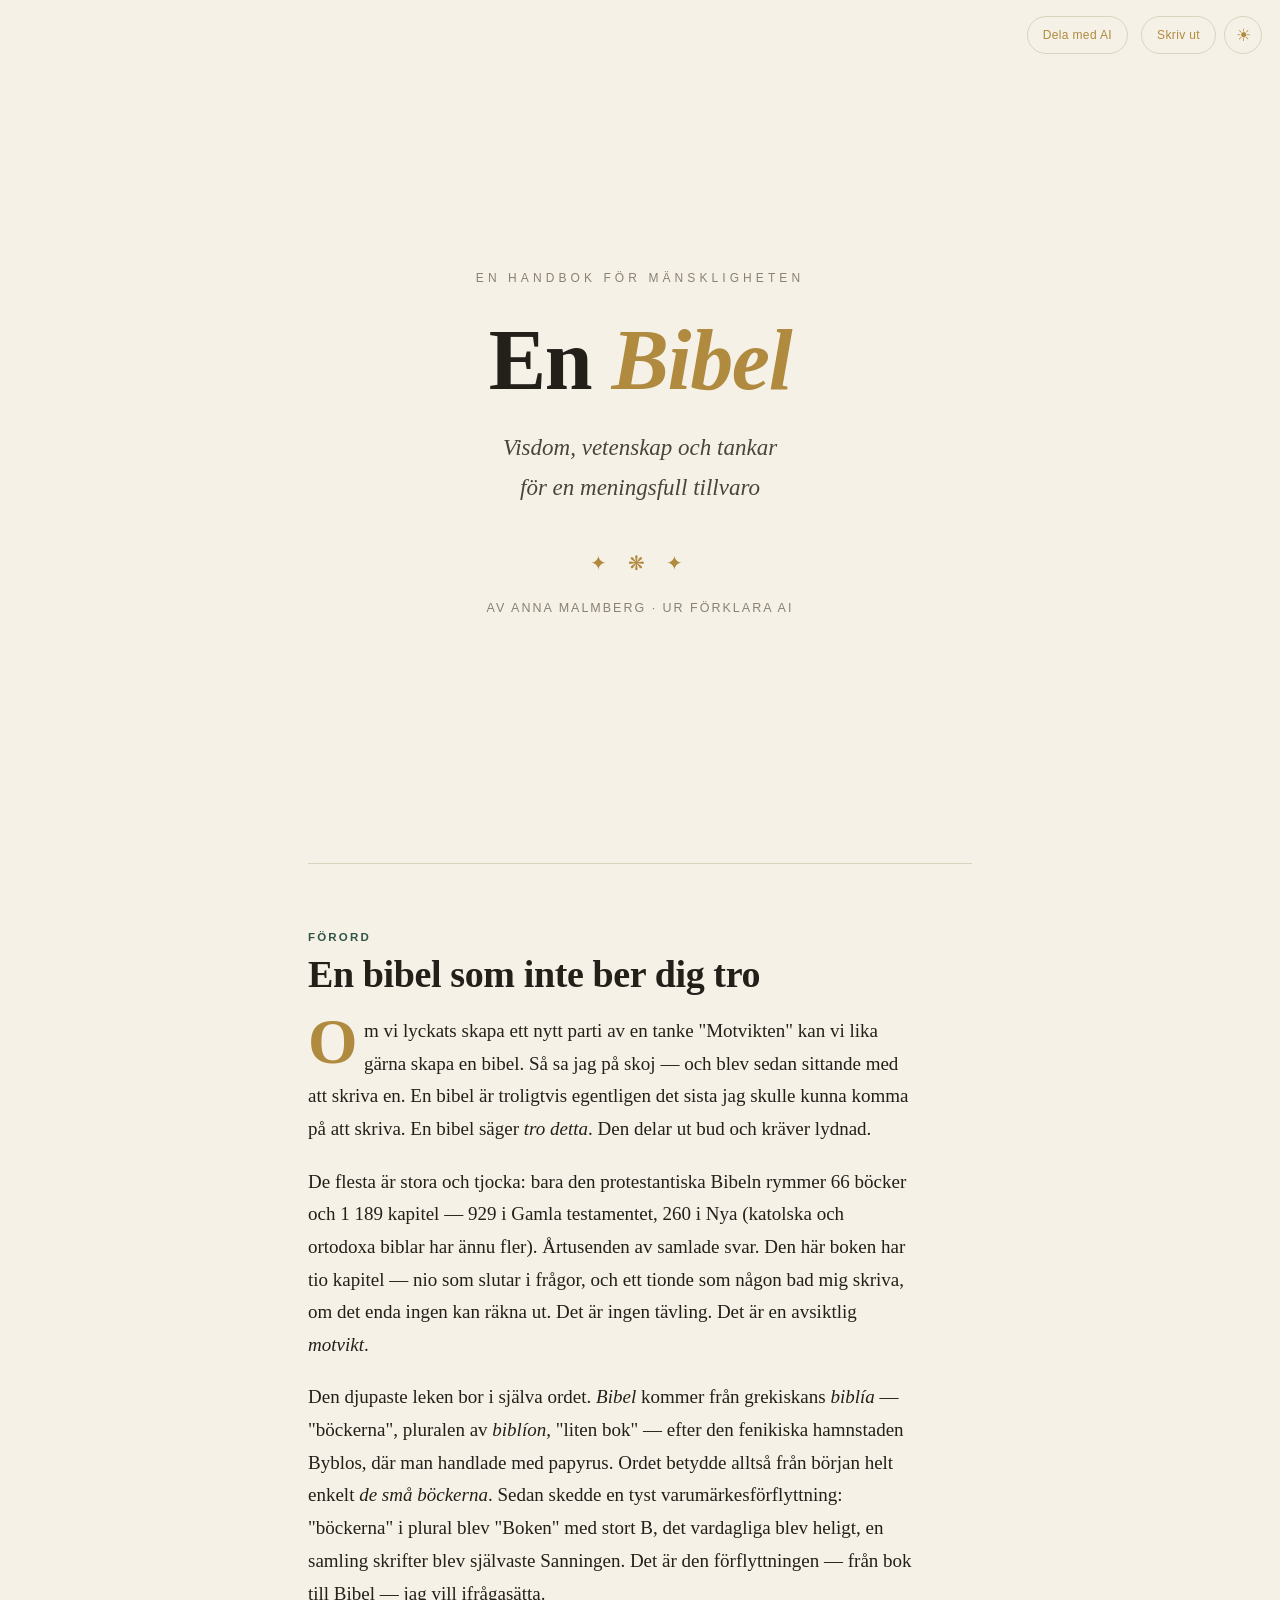
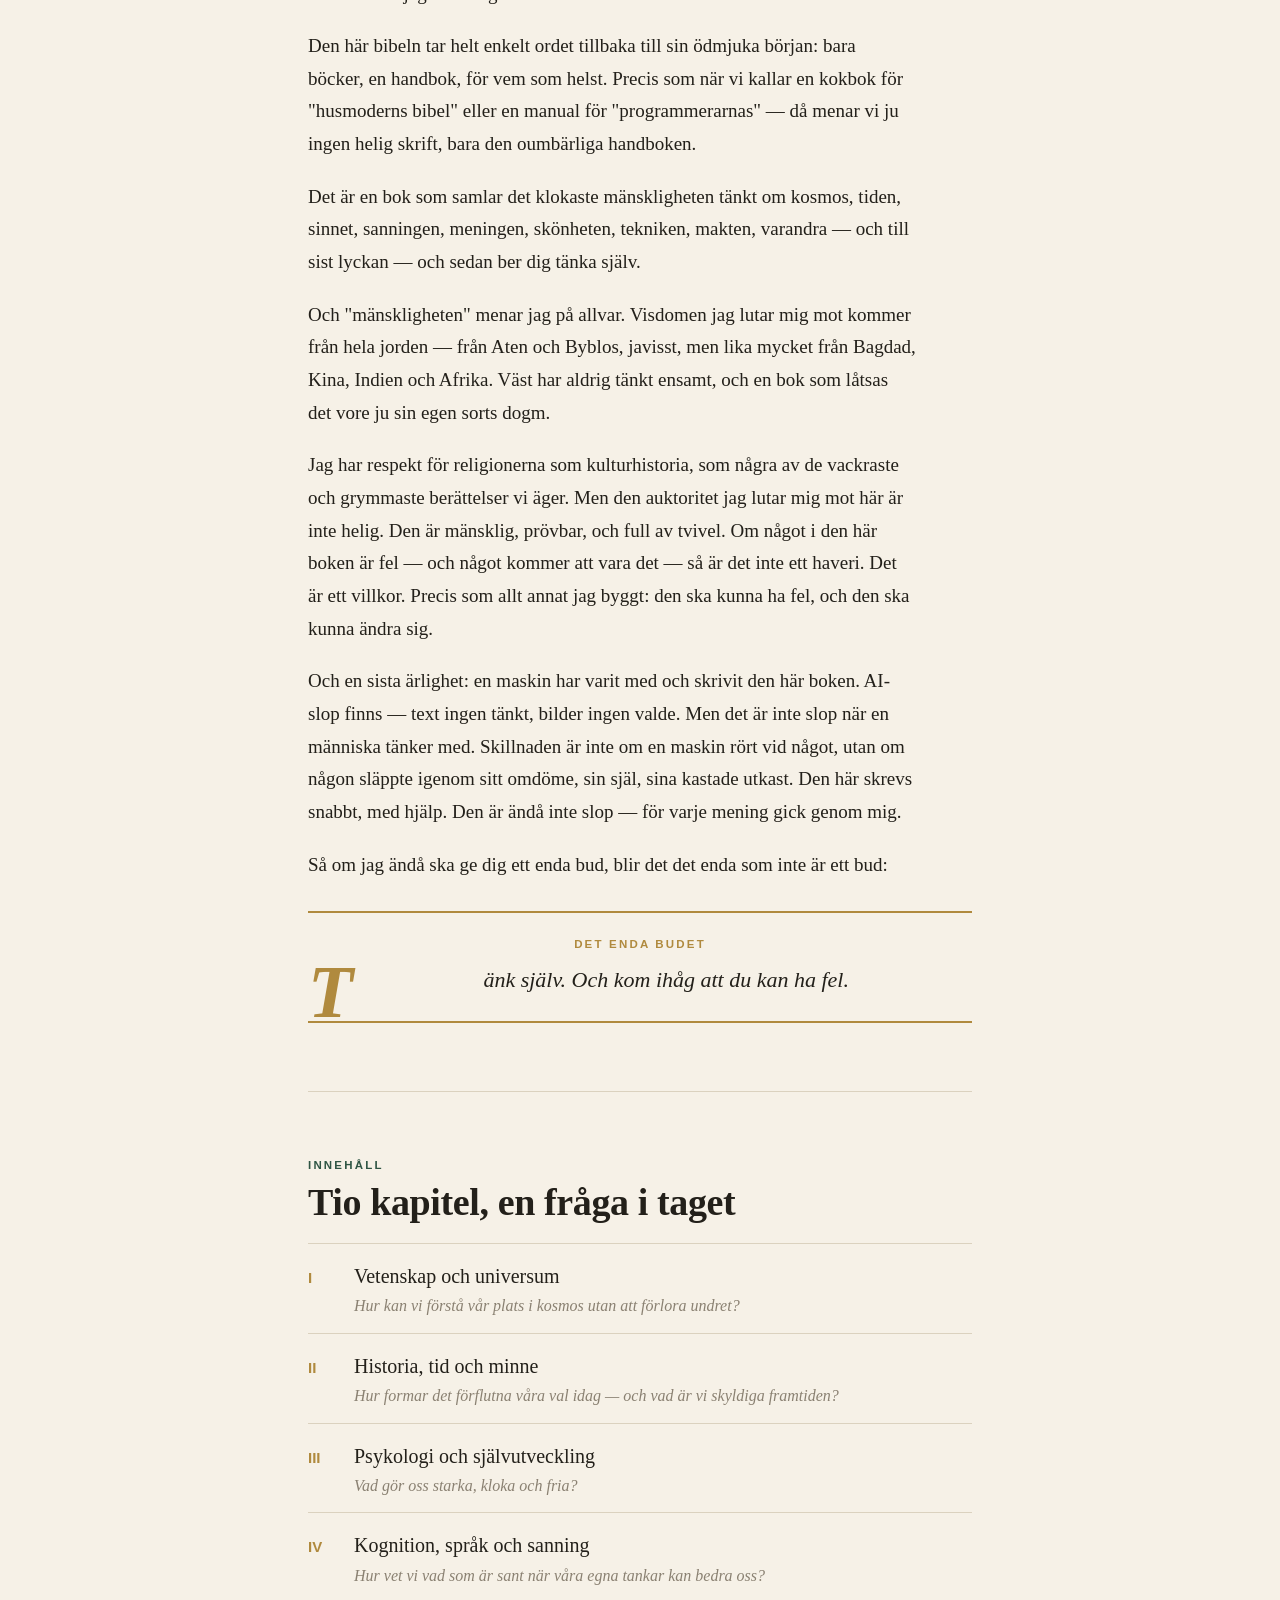
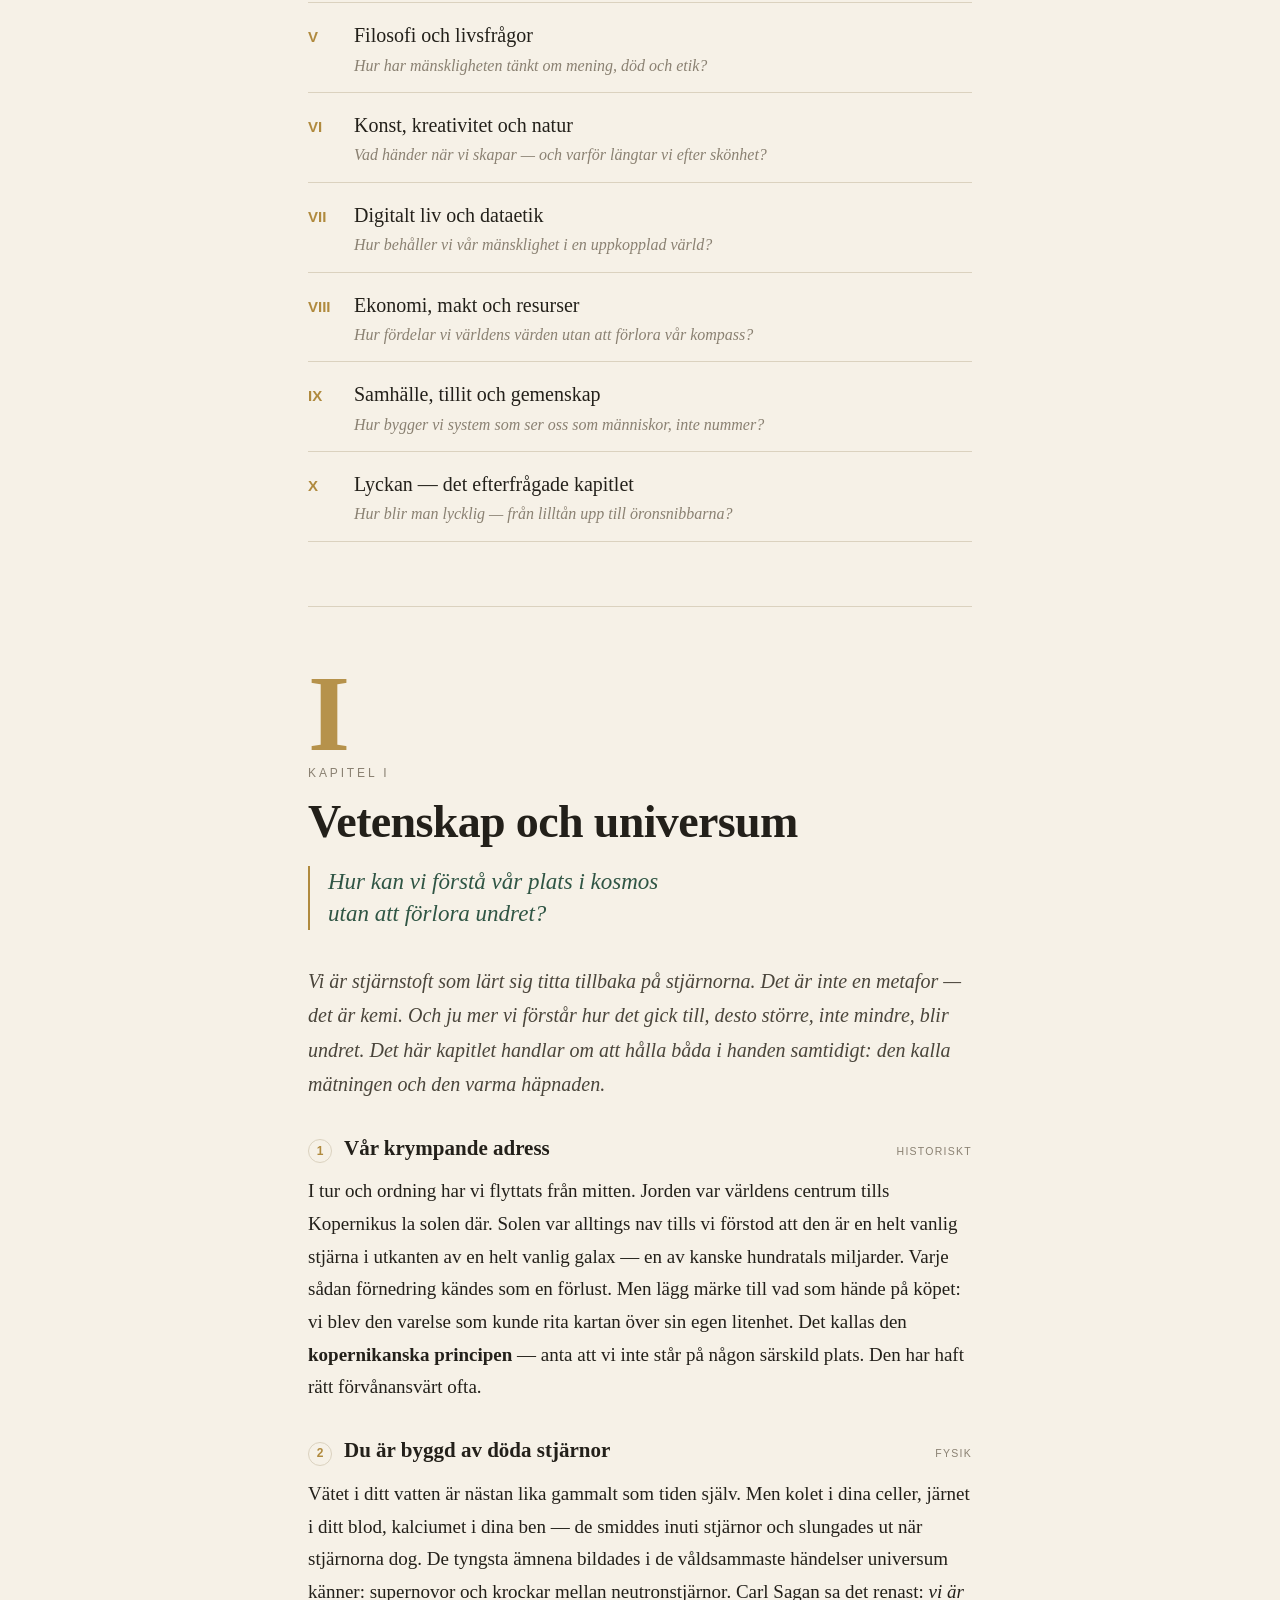
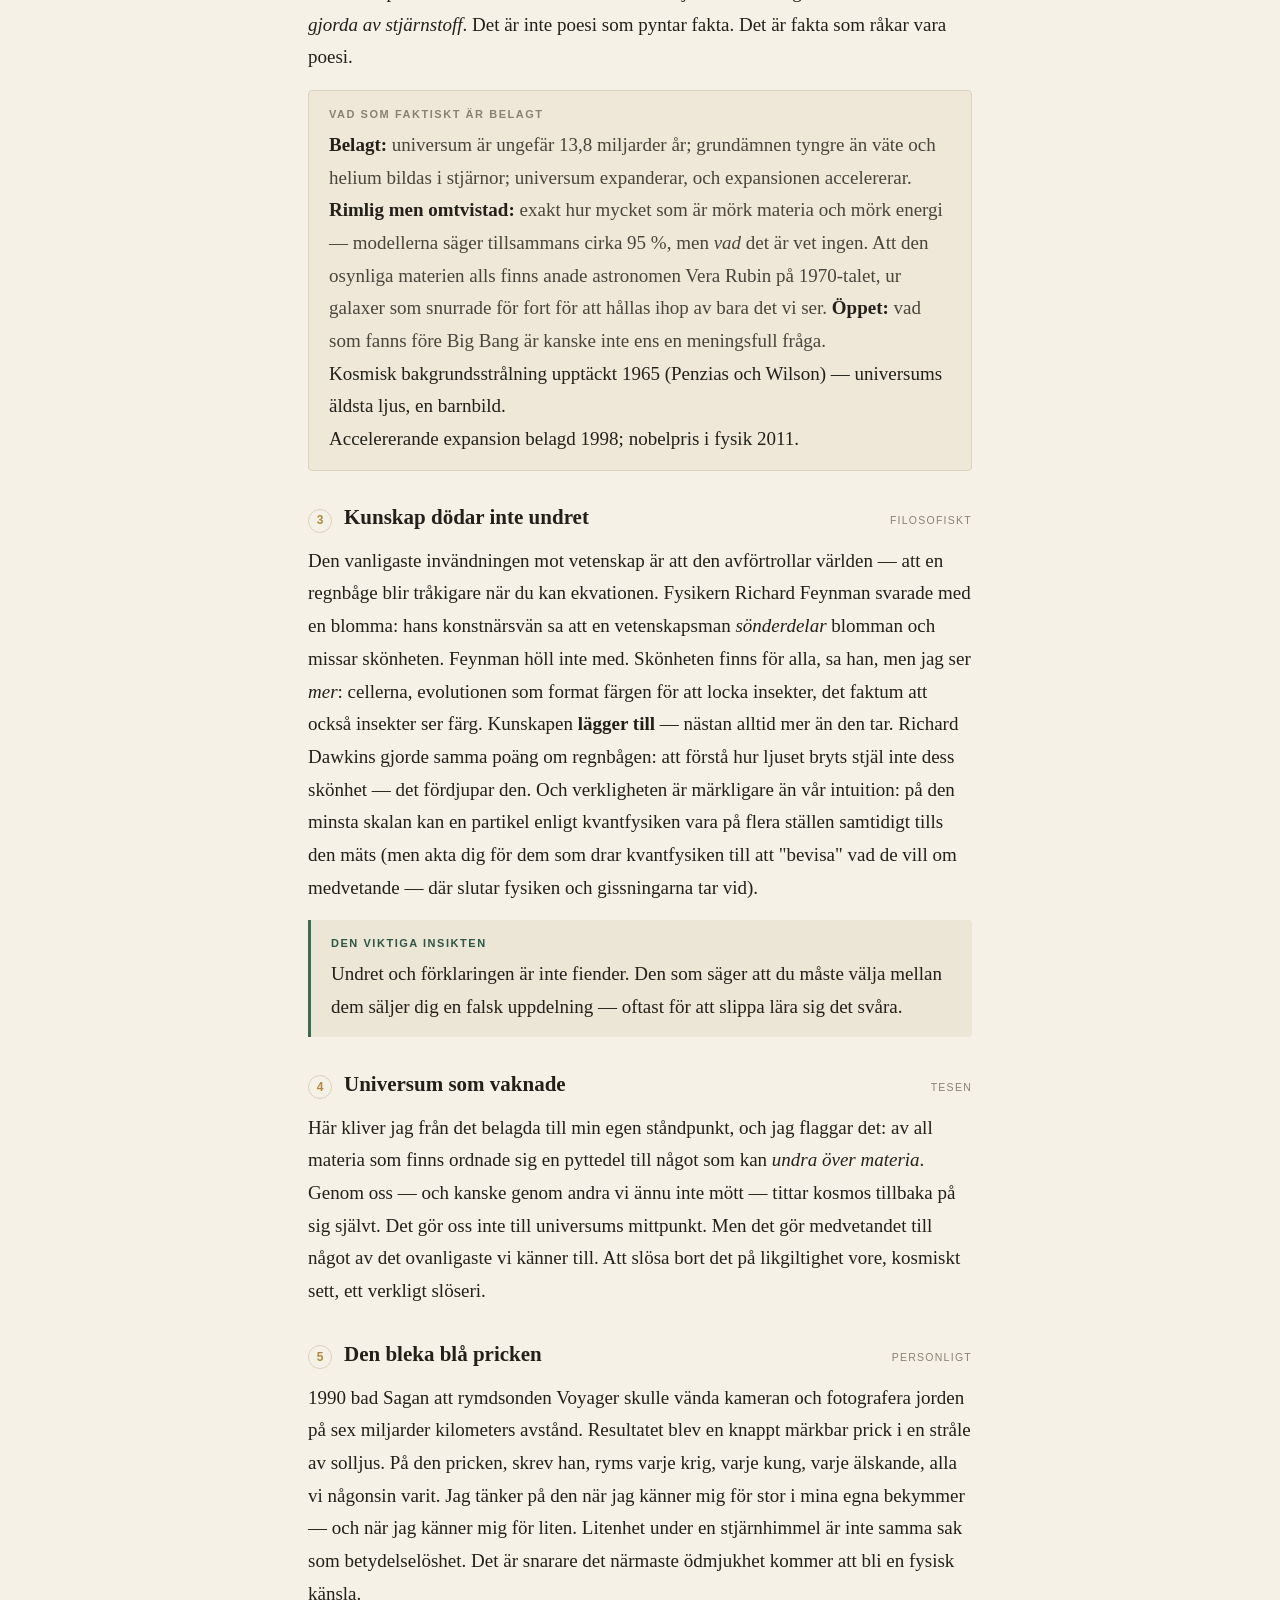
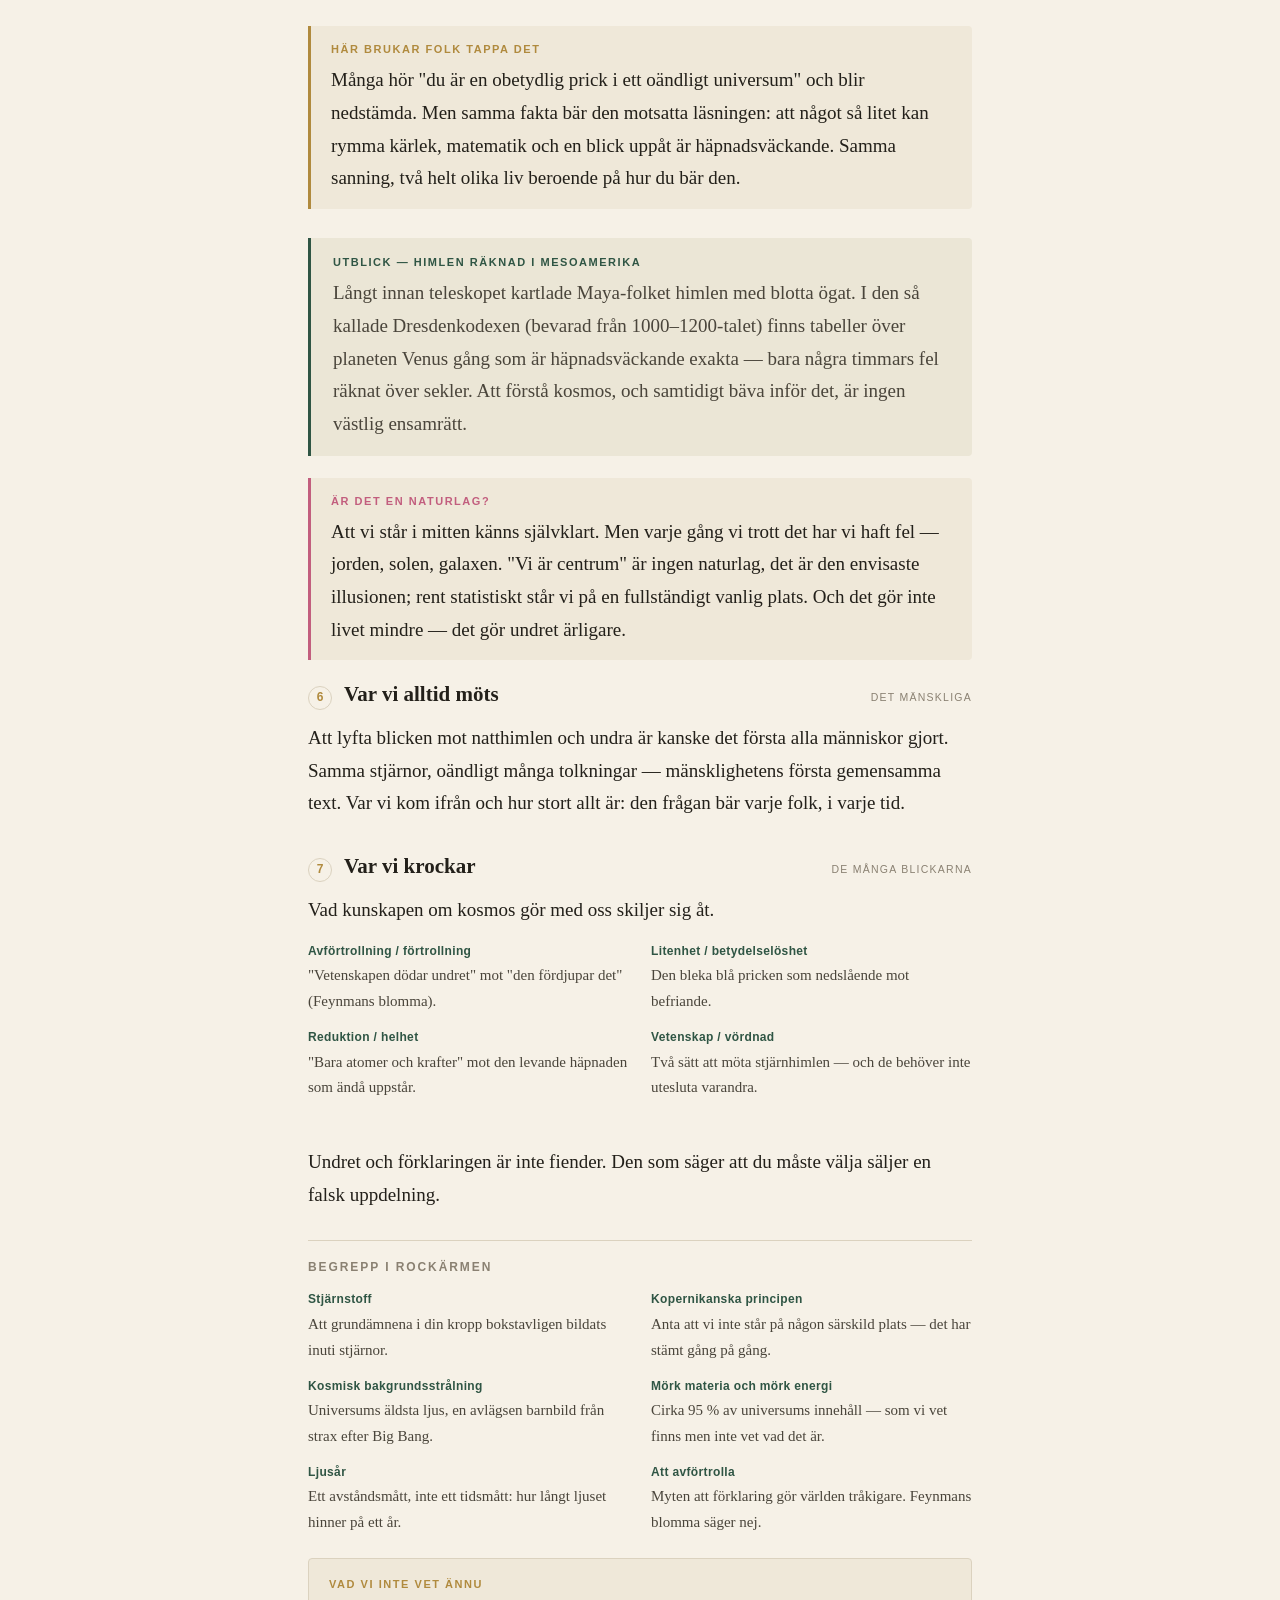
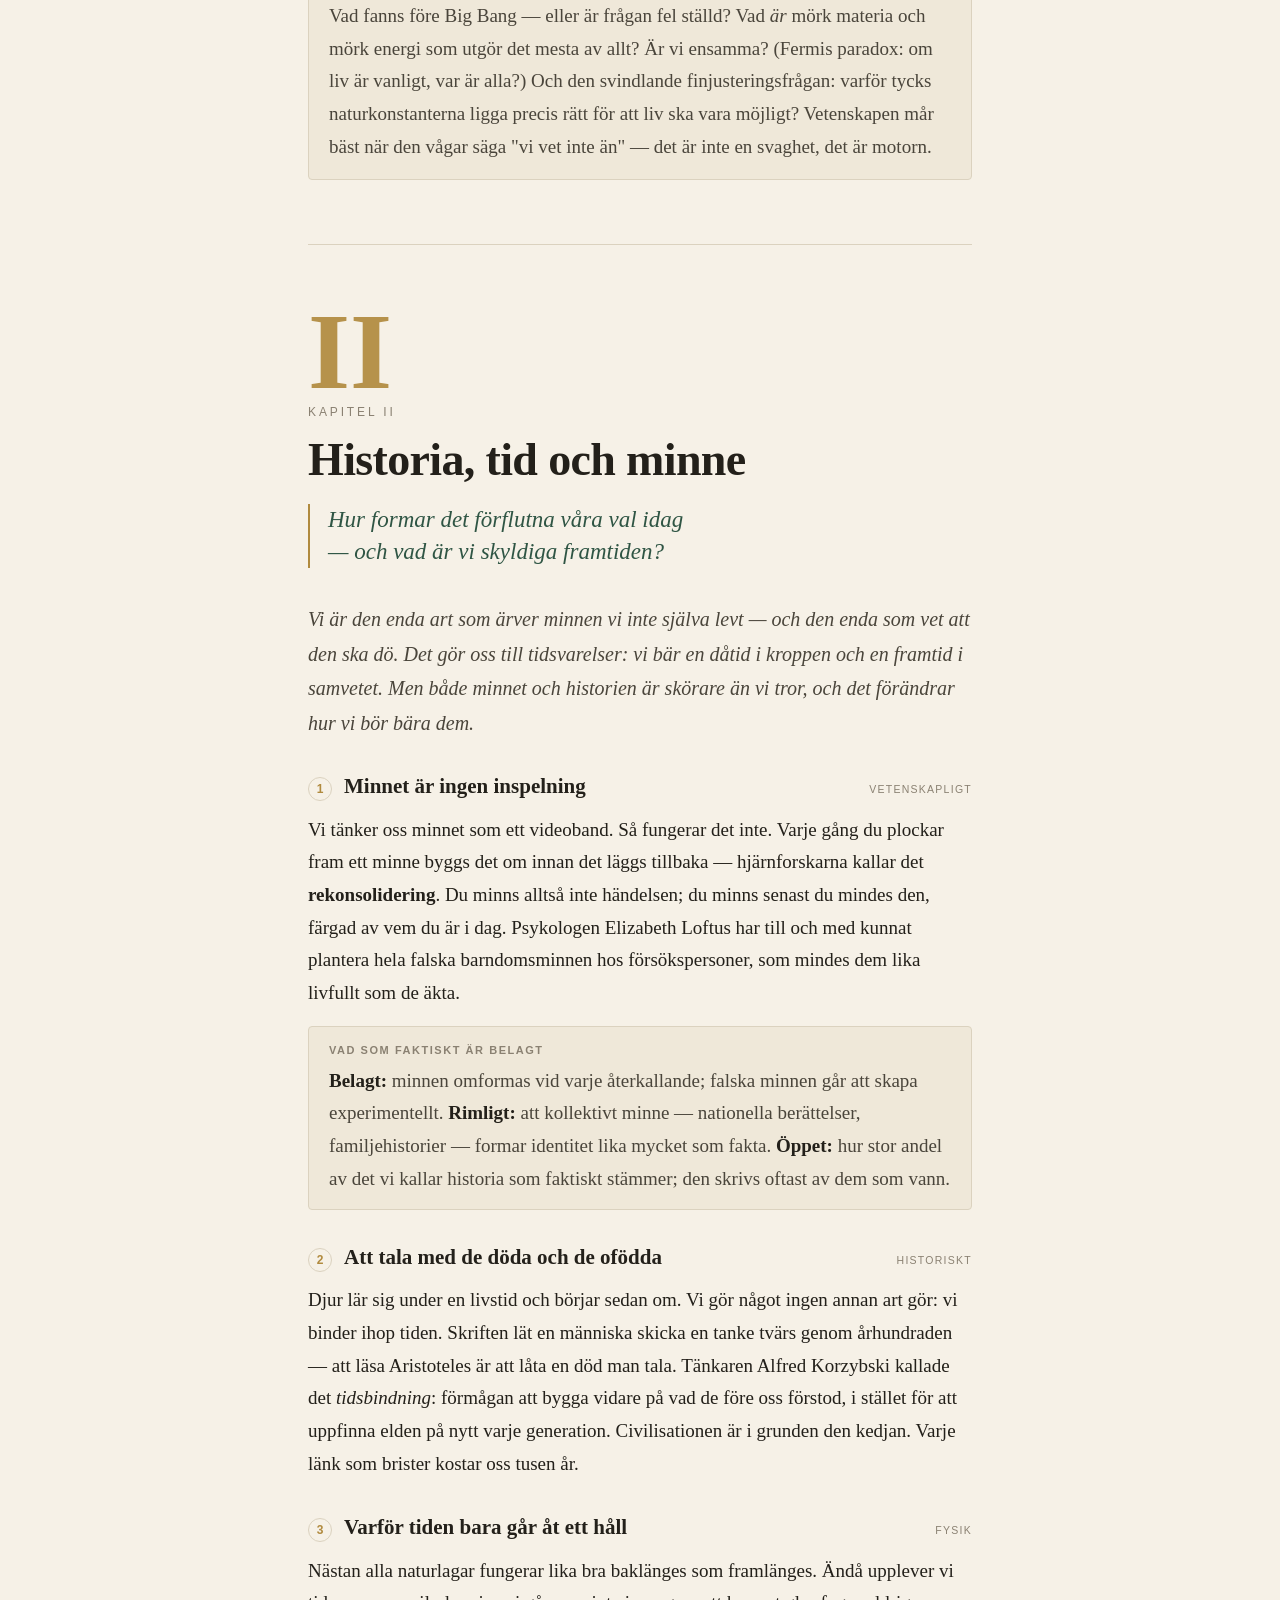
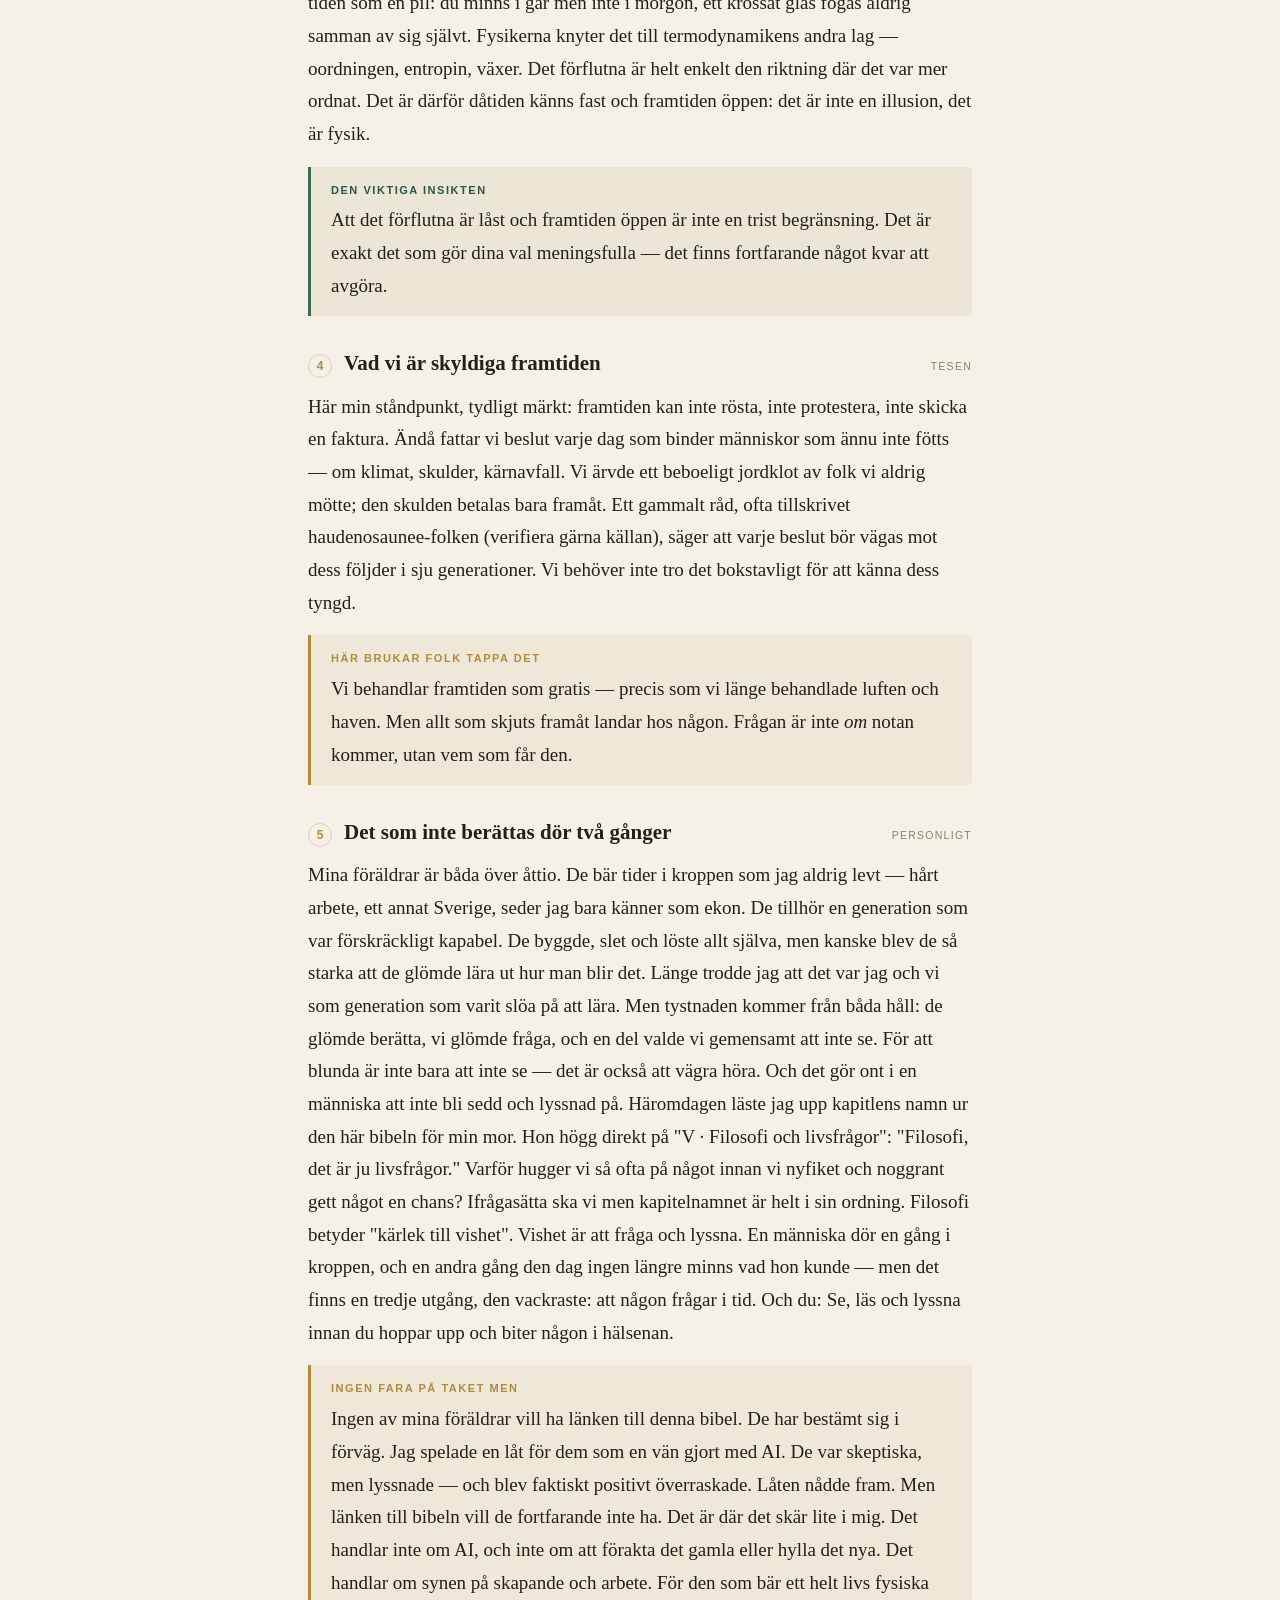
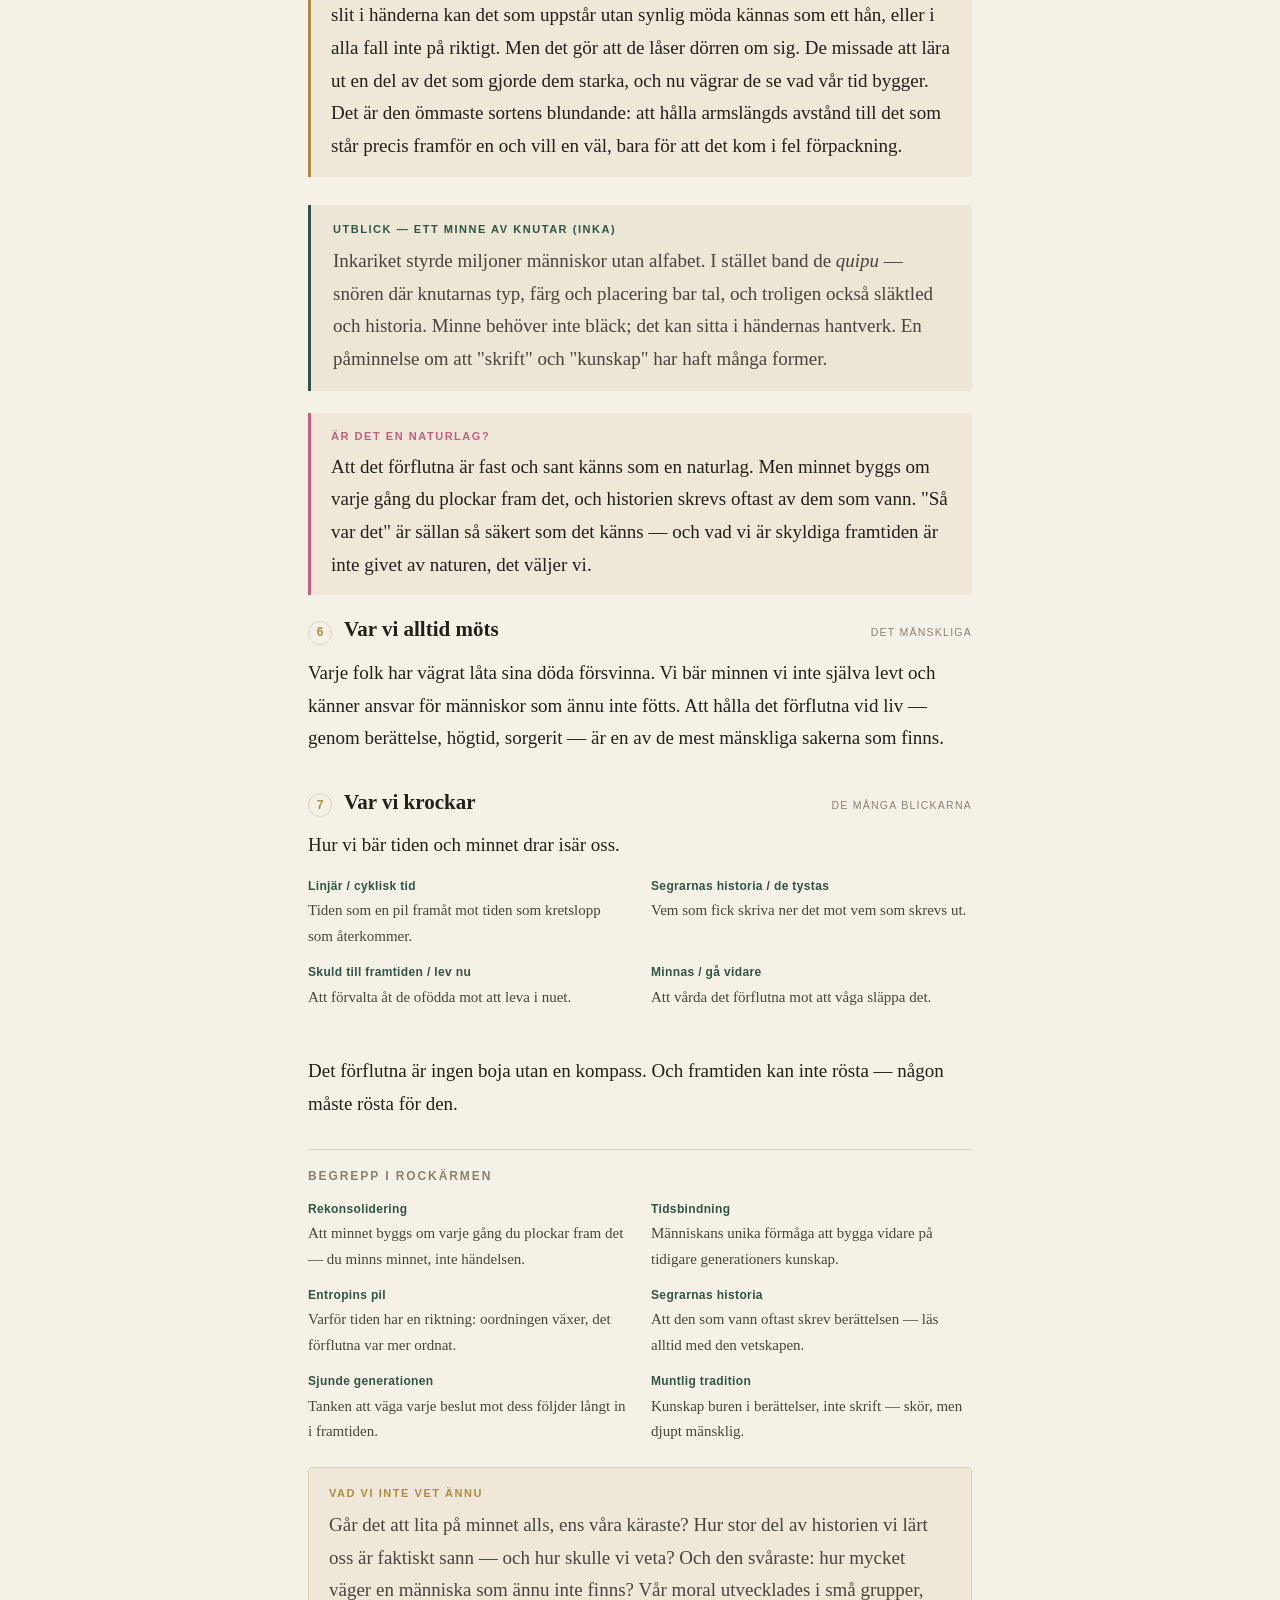
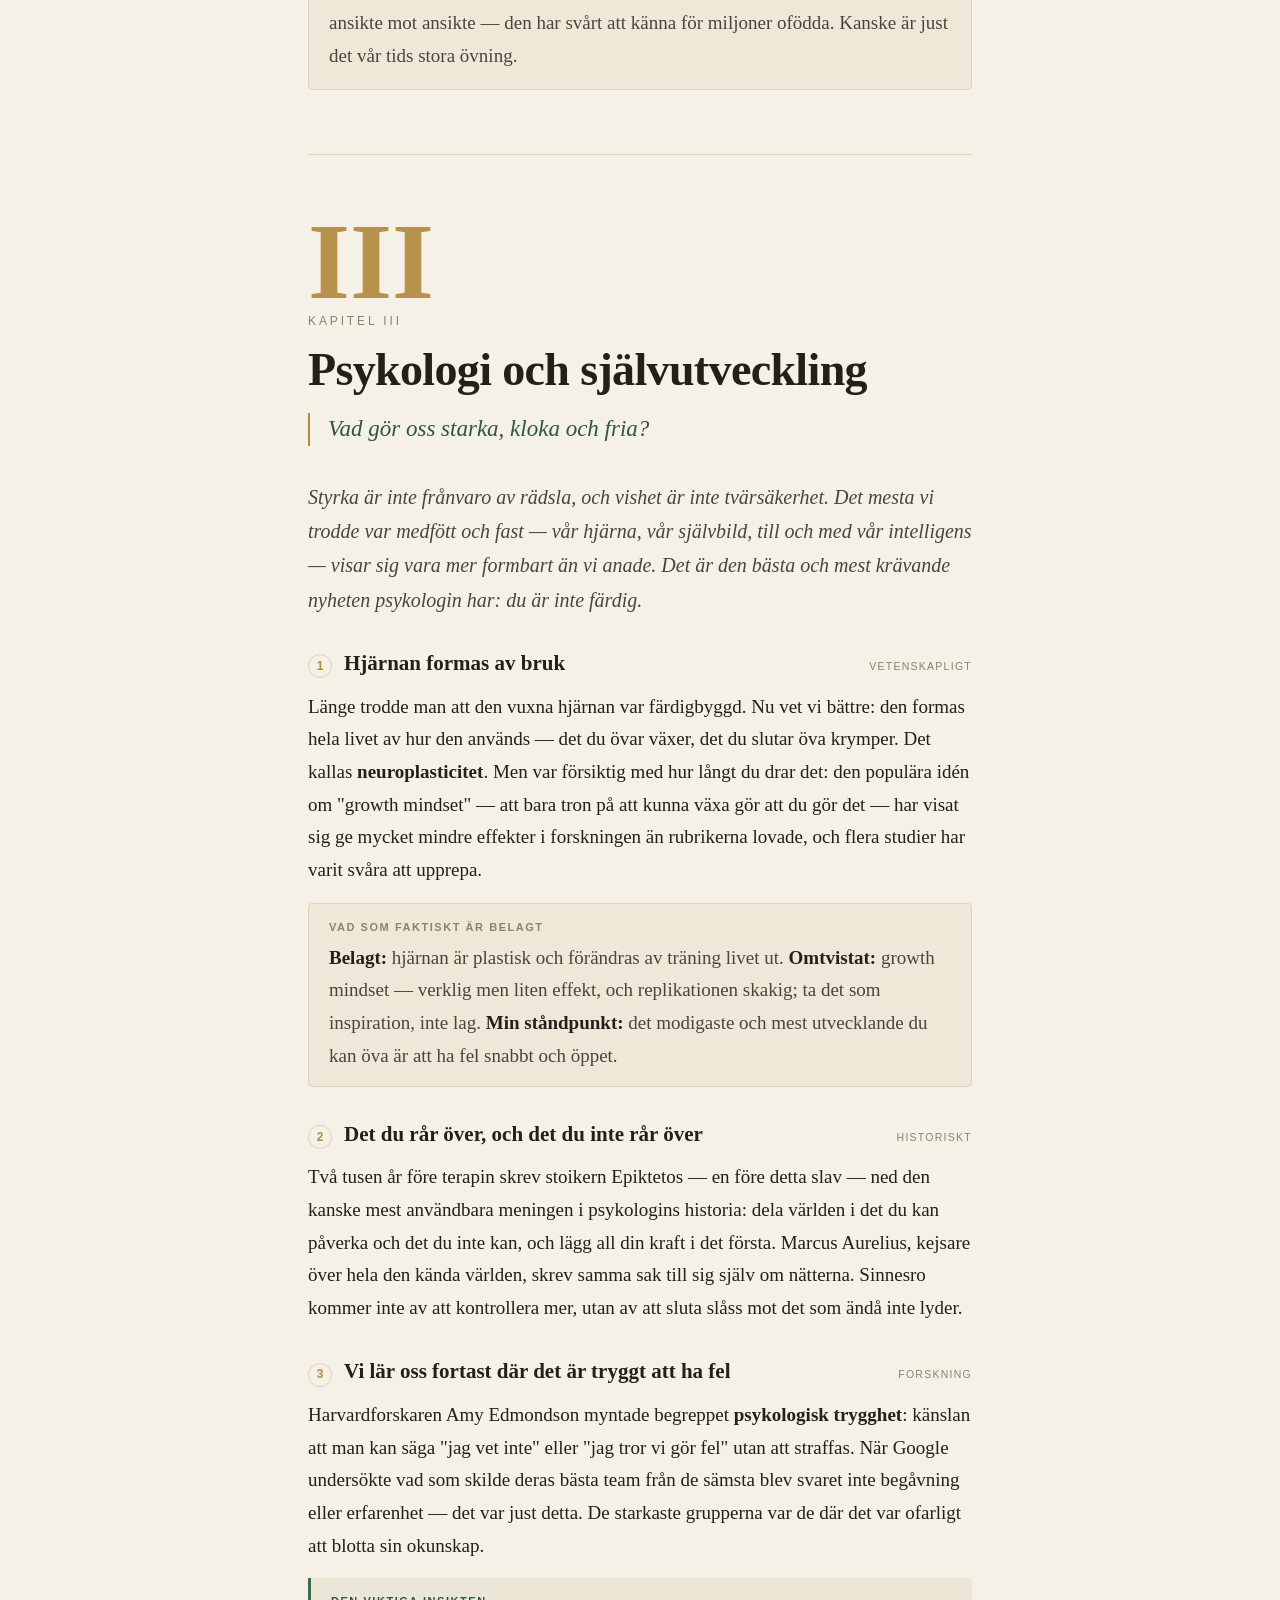
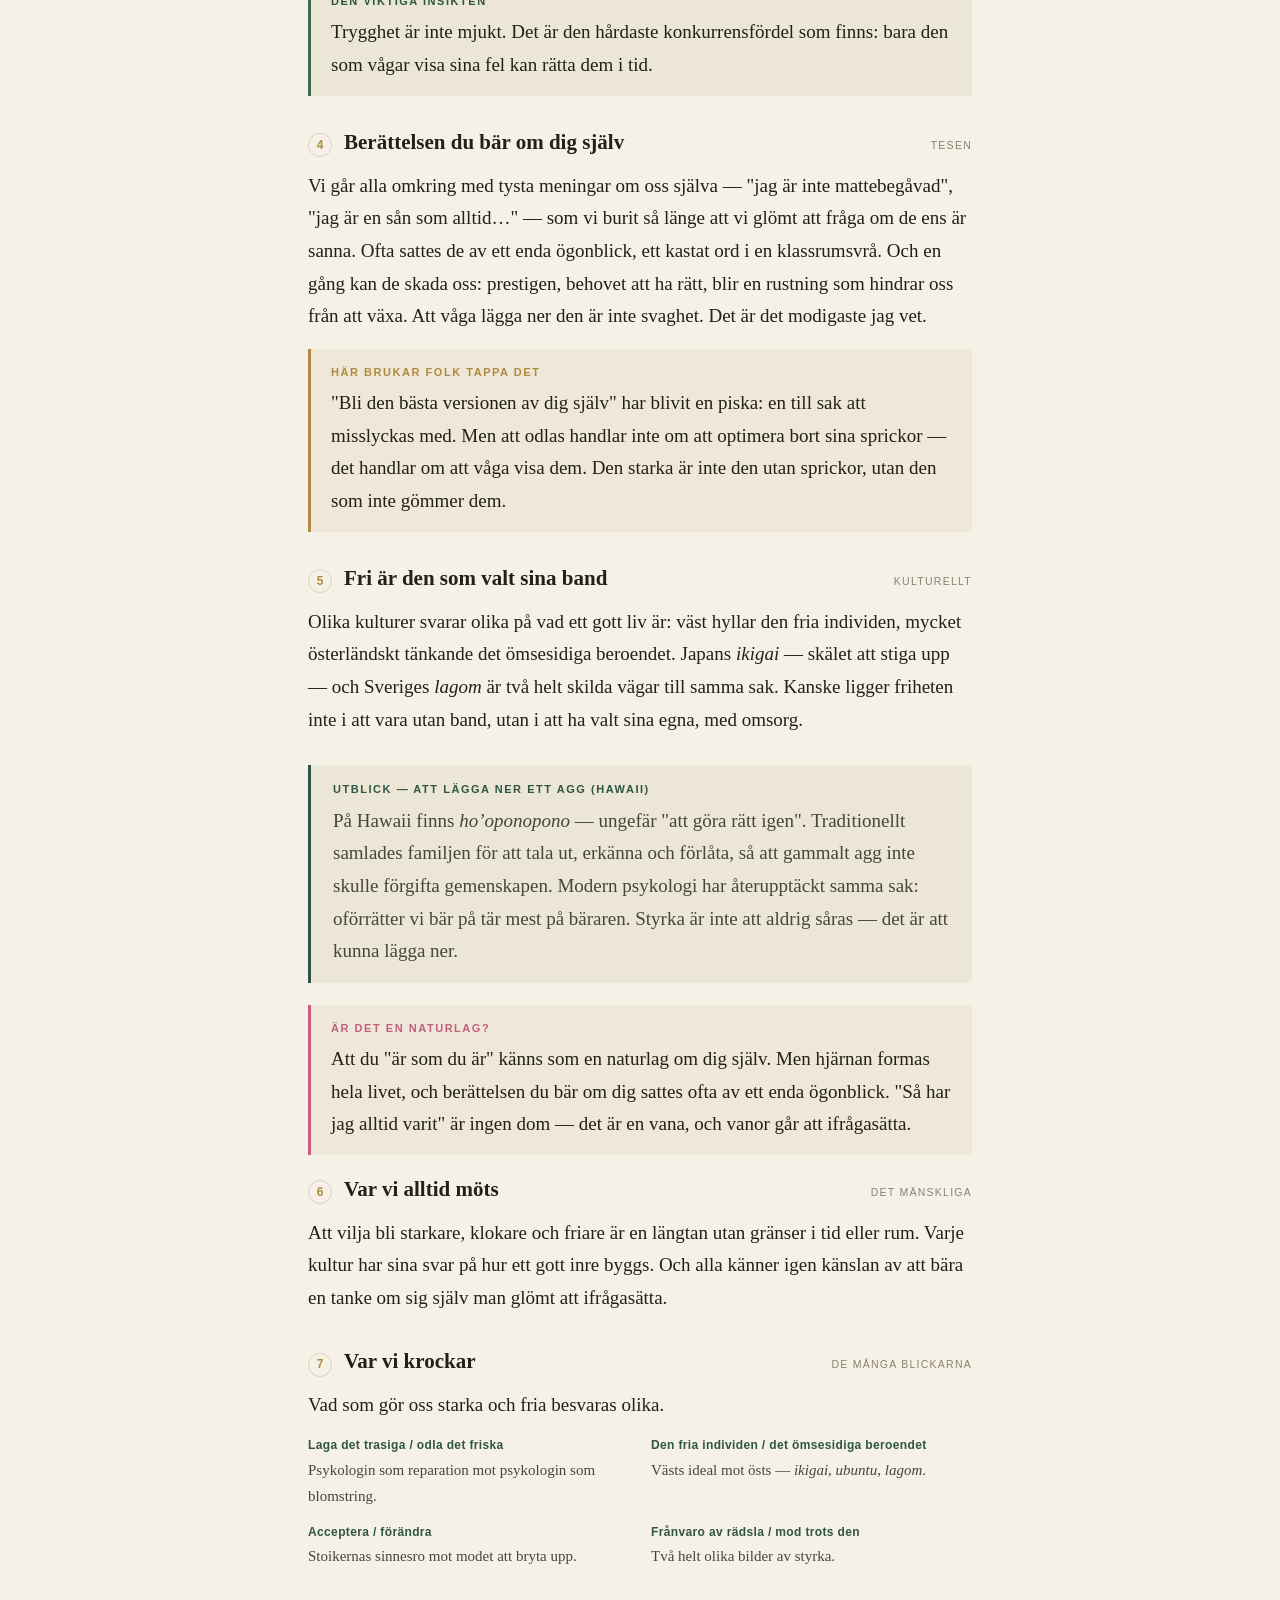
<file: livets-bibel.html>
<!doctype html>
<html lang="sv">
<head>
<meta charset="utf-8">
<meta name="viewport" content="width=device-width, initial-scale=1">
<meta name="color-scheme" content="light dark">
<script>
  // Tema: läs valet (delas med Förklara AI) eller följ systemet — sätt före rendering
  try {
    var _t = localStorage.getItem("forklara-ai:tema") || (matchMedia("(prefers-color-scheme:dark)").matches ? "dark" : "light");
    document.documentElement.dataset.theme = _t;
  } catch (e) {}
</script>
<meta name="description" content="En Bibel — en anti-dogmatisk handbok för mänskligheten av Anna Malmberg.">
<title>En Bibel</title>
<style>
  :root{
    --paper:#F6F1E7; --paper-2:#EFE8D9; --ink:#23201A; --ink-soft:#4A453B;
    --green:#2F5544; --green-soft:#3E6A55; --gold:#B08A3E; --gold-soft:#C6A25A;
    --taupe:#8A8172; --hair:#DBD2BF; --tint:#EBE6D6;
    --serif:"Iowan Old Style","Palatino Linotype","Book Antiqua",Palatino,"New York",Georgia,serif;
    --sans:-apple-system,BlinkMacSystemFont,"SF Pro Text","Avenir Next","Segoe UI",sans-serif;
    --measure:64ch;
  }
  @media (prefers-color-scheme:dark){
    :root{
      --paper:#1B1915; --paper-2:#232019; --ink:#ECE4D4; --ink-soft:#BDB4A2;
      --green:#7FB89C; --green-soft:#8FC7AB; --gold:#D3AE63; --gold-soft:#E0BE78;
      --taupe:#9C927E; --hair:#38342B; --tint:#26231C;
    }
  }
  :root[data-theme="light"]{
    --paper:#F6F1E7; --paper-2:#EFE8D9; --ink:#23201A; --ink-soft:#4A453B;
    --green:#2F5544; --green-soft:#3E6A55; --gold:#B08A3E; --gold-soft:#C6A25A;
    --taupe:#8A8172; --hair:#DBD2BF; --tint:#EBE6D6;
  }
  :root[data-theme="dark"]{
    --paper:#1B1915; --paper-2:#232019; --ink:#ECE4D4; --ink-soft:#BDB4A2;
    --green:#7FB89C; --green-soft:#8FC7AB; --gold:#D3AE63; --gold-soft:#E0BE78;
    --taupe:#9C927E; --hair:#38342B; --tint:#26231C;
  }
  *{box-sizing:border-box}
  body{margin:0;background:var(--paper);color:var(--ink);font-family:var(--serif);
    font-size:19px;line-height:1.72;-webkit-font-smoothing:antialiased;
    text-rendering:optimizeLegibility;}
  .wrap{max-width:720px;margin:0 auto;padding:0 28px;}
  p{margin:0 0 1.05em;max-width:var(--measure);}
  em{font-style:italic}
  strong{font-weight:600;color:var(--ink)}
  .label{font-family:var(--sans);font-size:11.5px;font-weight:600;letter-spacing:.19em;
    text-transform:uppercase;color:var(--green);margin:0 0 .55em;display:block;}
  a{color:var(--green);}

  /* ---- title page ---- */
  .title{min-height:96vh;display:flex;flex-direction:column;justify-content:center;
    padding:64px 0 40px;border-bottom:1px solid var(--hair);text-align:center;align-items:center;}
  .title .mark{font-family:var(--sans);font-size:12px;letter-spacing:.34em;text-transform:uppercase;
    color:var(--taupe);margin-bottom:30px;}
  .title h1{font-size:clamp(46px,10vw,86px);line-height:.98;margin:0;font-weight:600;
    letter-spacing:-.015em;text-wrap:balance;}
  .title h1 .em{color:var(--gold);font-style:italic;font-weight:600;}
  .title .sub{font-style:italic;font-size:clamp(18px,2.4vw,23px);color:var(--ink-soft);
    margin:26px auto 0;max-width:30ch;text-wrap:balance;}
  .rule-orn{margin:38px 0 8px;color:var(--gold);font-size:20px;letter-spacing:.4em;}
  .title .by{font-family:var(--sans);font-size:12.5px;letter-spacing:.16em;text-transform:uppercase;
    color:var(--taupe);margin-top:10px;}

  /* ---- generic section ---- */
  section{padding:64px 0;border-bottom:1px solid var(--hair);}
  section:last-of-type{border-bottom:none;}
  h2.h{font-size:clamp(27px,4.4vw,38px);line-height:1.1;margin:.1em 0 .5em;font-weight:600;
    letter-spacing:-.01em;text-wrap:balance;}
  .lead{font-size:20.5px;color:var(--ink-soft);}

  /* ---- foreword drop ---- */
  .foreword p:first-of-type::first-letter,
  .tldr p::first-letter{
    font-family:var(--serif);float:left;font-size:3.35em;line-height:.72;
    padding:.06em .1em 0 0;color:var(--gold);font-weight:600;}

  /* ---- table of contents ---- */
  .toc ol{list-style:none;margin:0;padding:0;counter-reset:ch;}
  .toc li{display:flex;gap:20px;align-items:baseline;padding:15px 0;border-top:1px solid var(--hair);}
  .toc li:last-child{border-bottom:1px solid var(--hair);}
  .toc .n{font-family:var(--sans);font-variant-numeric:tabular-nums;color:var(--gold);
    font-weight:600;font-size:15px;min-width:26px;}
  .toc .t{font-size:20px;flex:1;}
  .toc .q{display:block;font-style:italic;font-size:16px;color:var(--taupe);margin-top:2px;line-height:1.4;}

  /* ---- chapter opener ---- */
  .opener{display:flex;flex-direction:column;align-items:flex-start;margin-bottom:34px;}
  .opener .num{font-family:var(--serif);font-size:clamp(58px,13vw,108px);line-height:.8;
    color:var(--gold);font-weight:600;opacity:.92;margin-bottom:6px;}
  .opener .kap{font-family:var(--sans);font-size:12px;letter-spacing:.24em;text-transform:uppercase;
    color:var(--taupe);margin-bottom:14px;}
  .opener h2{font-size:clamp(30px,5.4vw,46px);line-height:1.04;margin:0 0 20px;font-weight:600;
    letter-spacing:-.014em;text-wrap:balance;}
  .karn{font-style:italic;font-size:clamp(19px,2.5vw,23px);color:var(--green);line-height:1.4;
    padding-left:18px;border-left:2px solid var(--gold);max-width:34ch;}

  .block{margin:34px 0;}
  .tldr{background:var(--tint);border:1px solid var(--hair);border-radius:3px;
    padding:24px 26px;margin:30px 0 40px;}
  .tldr p{margin:0;max-width:none;}

  /* ---- perspektiv ---- */
  .persp{margin:34px 0;}
  .persp .row{padding:16px 0;border-top:1px solid var(--hair);display:grid;
    grid-template-columns:132px 1fr;gap:8px 24px;align-items:start;}
  .persp .row:last-child{border-bottom:1px solid var(--hair);}
  .persp .k{font-family:var(--sans);font-size:12px;font-weight:600;letter-spacing:.1em;
    text-transform:uppercase;color:var(--green);padding-top:.35em;}
  .persp .v{margin:0;max-width:none;}
  @media(max-width:560px){.persp .row{grid-template-columns:1fr;gap:3px;}.persp .k{padding-top:0;}}

  .refl{font-style:italic;font-size:21px;color:var(--ink);line-height:1.5;max-width:36ch;
    padding:4px 0;}
  .refl .label{font-style:normal;}

  /* ---- att ta med sig ---- */
  .keep{border-top:2px solid var(--gold);border-bottom:2px solid var(--gold);
    padding:22px 0;margin:38px 0 4px;text-align:center;}
  .keep .label{color:var(--gold);text-align:center;}
  .keep p{font-size:22px;font-style:italic;margin:0;max-width:none;color:var(--ink);
    text-wrap:balance;}

  .honest{background:var(--paper-2);border:1px solid var(--hair);border-radius:3px;
    padding:18px 22px;margin:28px 0;font-size:16.5px;color:var(--ink-soft);}
  .honest .label{color:var(--taupe);}

  /* ---- Utblick (grön aside i boken; blå "fönster" bor i verktyget/atlasen) ---- */
  .blick{background:var(--tint);border-left:3px solid var(--green);border-radius:0 4px 4px 0;
    padding:15px 22px;margin:26px 0;}
  .blick .label{color:var(--green);}
  .blick p{margin:0;font-size:16.5px;color:var(--ink-soft);line-height:1.72;max-width:none;}

  /* ---- efterord / colophon ---- */
  .efter{text-align:center;}
  .efter .rule-orn{margin:0 0 28px;}
  .compass{font-style:italic;color:var(--green);font-size:19px;line-height:1.85;
    max-width:42ch;margin:26px auto;}
  .colophon{font-family:var(--sans);font-size:13px;color:var(--taupe);line-height:1.7;
    max-width:52ch;margin:30px auto 0;letter-spacing:.01em;}

  @media (prefers-reduced-motion:no-preference){
    .fade{opacity:0;transform:translateY(8px);animation:rise .9s ease forwards;}
    @keyframes rise{to{opacity:1;transform:none;}}
  }
  .tema-vaxel{position:fixed;top:16px;right:18px;z-index:50;font-family:var(--sans);
    font-size:17px;line-height:1;width:38px;height:38px;border-radius:50%;
    border:1px solid var(--hair);background:var(--paper);color:var(--gold);cursor:pointer;}
  .tema-vaxel:hover{border-color:var(--gold);}
  .skriv-ut{position:fixed;top:16px;right:64px;z-index:50;font-family:var(--sans);font-size:12px;
    letter-spacing:.03em;height:38px;padding:0 15px;border-radius:19px;border:1px solid var(--hair);
    background:var(--paper);color:var(--gold);cursor:pointer;}
  .skriv-ut:hover{border-color:var(--gold);}
  @media print{.skriv-ut{display:none;}}
  .dela-ai{position:fixed;top:16px;right:152px;z-index:50;font-family:var(--sans);font-size:12px;
    letter-spacing:.03em;height:38px;padding:0 15px;border-radius:19px;border:1px solid var(--hair);
    background:var(--paper);color:var(--gold);cursor:pointer;}
  .dela-ai:hover{border-color:var(--gold);}
  @media print{.dela-ai{display:none;}}
  @media print{
    :root, :root[data-theme="light"], :root[data-theme="dark"]{
      --paper:#fff; --paper-2:#f6f2e9; --ink:#1b1712; --ink-soft:#3a352c;
      --green:#2f5544; --gold:#9c7a30; --taupe:#6f675a; --hair:#cfc6b2; --tint:#f2ede0;
    }
    *{-webkit-print-color-adjust:exact;print-color-adjust:exact;}
    .tema-vaxel{display:none;}
    body{font-size:11.5pt;background:#fff;}
    .wrap{max-width:none;padding:0 6mm;}
    .title{min-height:auto;padding:10mm 0 12mm;page-break-after:always;}
    section{padding:14px 0;}
    .opener,.opener .num,.opener h2,h2.h{page-break-after:avoid;}
    .tldr,.keep,.honest,.compass,.refl,.blick,.persp .row{page-break-inside:avoid;}
    a{color:var(--ink);text-decoration:none;}
  }

  /* ---- fördjupningar speglade i bokform (ur verktyget) ---- */
  .ford{margin-top:6px;}
  .ford .ingress{font-size:20px;font-style:italic;color:var(--ink-soft);margin:0 0 1.4em;max-width:none;}
  .ford .section{margin:0 0 1.5em;}
  .ford .section-head{display:flex;align-items:baseline;gap:12px;margin:0 0 .5em;flex-wrap:wrap;}
  .ford .section-head .num{font-family:var(--sans);font-size:12px;font-weight:700;color:var(--gold);
    border:1px solid var(--hair);border-radius:50%;width:24px;height:24px;display:inline-flex;
    align-items:center;justify-content:center;flex:none;}
  .ford .section-head .concept{font-family:var(--serif);font-size:21px;font-weight:600;color:var(--ink);}
  .ford .section-head .tag{font-family:var(--sans);font-size:10.5px;letter-spacing:.12em;text-transform:uppercase;color:var(--taupe);margin-left:auto;}
  .ford .body{color:var(--ink);max-width:none;}
  .ford .lost{background:var(--paper-2);border-left:3px solid var(--gold);border-radius:0 4px 4px 0;padding:14px 20px;margin:16px 0;}
  .ford .lost-label{font-family:var(--sans);font-size:11px;font-weight:700;letter-spacing:.14em;text-transform:uppercase;color:var(--gold);margin-bottom:5px;}
  .ford .lost-text{margin:0;}
  .ford .why{background:var(--tint);border-left:3px solid var(--green);border-radius:0 4px 4px 0;padding:14px 20px;margin:16px 0;}
  .ford .why-label{font-family:var(--sans);font-size:11px;font-weight:700;letter-spacing:.14em;text-transform:uppercase;color:var(--green);margin-bottom:5px;}
  .ford .why-text{margin:0;}
  .ford .insight{background:var(--tint);border-left:3px solid var(--green-soft);border-radius:0 4px 4px 0;padding:14px 20px;margin:16px 0;}
  .ford .insight-label{font-family:var(--sans);font-size:11px;font-weight:700;letter-spacing:.14em;text-transform:uppercase;color:var(--green);margin-bottom:5px;}
  .ford .insight-text{margin:0;}
  .ford .shield{background:var(--paper-2);border:1px solid var(--hair);border-radius:4px;padding:14px 20px;margin:16px 0;}
  .ford .shield-label{font-family:var(--sans);font-size:11px;font-weight:700;letter-spacing:.14em;text-transform:uppercase;color:var(--taupe);margin-bottom:5px;}
  .ford .shield-body{margin:0;color:var(--ink-soft);}
  .ford .utblick{background:var(--tint);border-left:3px solid var(--green);border-radius:0 4px 4px 0;padding:15px 22px;margin:22px 0;}
  .ford .utblick-label{font-family:var(--sans);font-size:11px;font-weight:700;letter-spacing:.14em;text-transform:uppercase;color:var(--green);margin-bottom:6px;}
  .ford .utblick-text{margin:0;color:var(--ink-soft);}
  .ford hr{border:none;border-top:1px solid var(--hair);margin:26px 0 16px;}
  .ford .extra-head{font-family:var(--sans);font-size:12px;font-weight:700;letter-spacing:.16em;text-transform:uppercase;color:var(--taupe);margin:0 0 10px;}
  .ford .extra-grid{display:grid;grid-template-columns:1fr 1fr;gap:12px 22px;margin:12px 0;}
  .ford .extra-name{font-family:var(--sans);font-size:12px;font-weight:600;letter-spacing:.03em;color:var(--green);margin-bottom:2px;}
  .ford .extra-desc{font-size:15px;color:var(--ink-soft);}
  .ford .future-box{background:var(--paper-2);border:1px solid var(--hair);border-radius:4px;padding:16px 20px;margin:22px 0 0;}
  .ford .future-head{font-family:var(--sans);font-size:11px;font-weight:700;letter-spacing:.14em;text-transform:uppercase;color:var(--gold);margin-bottom:6px;}
  .ford .future-body{margin:0;color:var(--ink-soft);}
  @media(max-width:560px){.ford .extra-grid{grid-template-columns:1fr;}.ford .section-head .tag{margin-left:0;width:100%;}}
  .ford .naturlag{background:var(--paper-2);border-left:3px solid #C25E7E;border-radius:0 4px 4px 0;padding:14px 20px;margin:16px 0;}
  .ford .naturlag-label{font-family:var(--sans);font-size:11px;font-weight:700;letter-spacing:.14em;text-transform:uppercase;color:#C25E7E;margin-bottom:5px;}
  .ford .naturlag-text{margin:0;}
  @media print{.ford .section,.ford .lost,.ford .why,.ford .insight,.ford .shield,.ford .utblick,.ford .future-box,.ford .naturlag,.ford .extra-grid{page-break-inside:avoid;}.ford hr{page-break-after:avoid;}}

  </style>
</head>
<body>
<button class="dela-ai" id="delaai" title="Kopiera hela boken som Markdown — klistra in i valfri AI">Dela med AI</button>
<button class="skriv-ut" id="skrivut" title="Skriv ut hela boken">Skriv ut</button>
<button class="tema-vaxel" id="tema" title="Ljust eller mörkt läge">☀</button>
<div class="wrap">

  <header class="title fade">
    <div class="mark">En handbok för mänskligheten</div>
    <h1>En&nbsp;<span class="em">Bibel</span></h1>
    <div class="sub">Visdom, vetenskap och tankar för en meningsfull tillvaro</div>
    <div class="rule-orn">✦ ❋ ✦</div>
    <div class="by">av Anna Malmberg · ur Förklara AI</div>
  </header>

  <section class="foreword">
    <span class="label">Förord</span>
    <h2 class="h">En bibel som inte ber dig tro</h2>
    <p>Om vi lyckats skapa ett nytt parti av en tanke "Motvikten" kan vi lika gärna skapa en bibel. Så sa jag på skoj — och blev sedan sittande med att skriva en. En bibel är troligtvis egentligen det sista jag skulle kunna komma på att skriva. En bibel säger <em>tro detta</em>. Den delar ut bud och kräver lydnad.</p>
    <p>De flesta är stora och tjocka: bara den protestantiska Bibeln rymmer 66 böcker och 1&nbsp;189 kapitel — 929 i Gamla testamentet, 260 i Nya (katolska och ortodoxa biblar har ännu fler). Årtusenden av samlade svar. Den här boken har tio kapitel — nio som slutar i frågor, och ett tionde som någon bad mig skriva, om det enda ingen kan räkna ut. Det är ingen tävling. Det är en avsiktlig <em>motvikt</em>.</p>
    <p>Den djupaste leken bor i själva ordet. <em>Bibel</em> kommer från grekiskans <em>biblía</em> — "böckerna", pluralen av <em>biblíon</em>, "liten bok" — efter den fenikiska hamnstaden Byblos, där man handlade med papyrus. Ordet betydde alltså från början helt enkelt <em>de små böckerna</em>. Sedan skedde en tyst varumärkesförflyttning: "böckerna" i plural blev "Boken" med stort B, det vardagliga blev heligt, en samling skrifter blev självaste Sanningen. Det är den förflyttningen — från bok till Bibel — jag vill ifrågasätta.</p>
    <p>Den här bibeln tar helt enkelt ordet tillbaka till sin ödmjuka början: bara böcker, en handbok, för vem som helst. Precis som när vi kallar en kokbok för "husmoderns bibel" eller en manual för "programmerarnas" — då menar vi ju ingen helig skrift, bara den oumbärliga handboken.</p>
    <p>Det är en bok som samlar det klokaste mänskligheten tänkt om kosmos, tiden, sinnet, sanningen, meningen, skönheten, tekniken, makten, varandra — och till sist lyckan — och sedan ber dig tänka själv.</p>
    <p>Och "mänskligheten" menar jag på allvar. Visdomen jag lutar mig mot kommer från hela jorden — från Aten och Byblos, javisst, men lika mycket från Bagdad, Kina, Indien och Afrika. Väst har aldrig tänkt ensamt, och en bok som låtsas det vore ju sin egen sorts dogm.</p>
    <p>Jag har respekt för religionerna som kulturhistoria, som några av de vackraste och grymmaste berättelser vi äger. Men den auktoritet jag lutar mig mot här är inte helig. Den är mänsklig, prövbar, och full av tvivel. Om något i den här boken är fel — och något kommer att vara det — så är det inte ett haveri. Det är ett villkor. Precis som allt annat jag byggt: den ska kunna ha fel, och den ska kunna ändra sig.</p>
    <p>Och en sista ärlighet: en maskin har varit med och skrivit den här boken. AI-slop finns — text ingen tänkt, bilder ingen valde. Men det är inte slop när en människa tänker med. Skillnaden är inte om en maskin rört vid något, utan om någon släppte igenom sitt omdöme, sin själ, sina kastade utkast. Den här skrevs snabbt, med hjälp. Den är ändå inte slop — för varje mening gick genom mig.</p>
    <p>Så om jag ändå ska ge dig ett enda bud, blir det det enda som inte är ett bud:</p>
    <div class="keep" style="margin-top:30px;">
      <span class="label">Det enda budet</span>
      <p>Tänk själv. Och kom ihåg att du kan ha fel.</p>
    </div>
  </section>

  <section class="toc">
    <span class="label">Innehåll</span>
    <h2 class="h">Tio kapitel, en fråga i taget</h2>
    <ol>
      <li><span class="n">I</span><span class="t">Vetenskap och universum<span class="q">Hur kan vi förstå vår plats i kosmos utan att förlora undret?</span></span></li>
      <li><span class="n">II</span><span class="t">Historia, tid och minne<span class="q">Hur formar det förflutna våra val idag — och vad är vi skyldiga framtiden?</span></span></li>
      <li><span class="n">III</span><span class="t">Psykologi och självutveckling<span class="q">Vad gör oss starka, kloka och fria?</span></span></li>
      <li><span class="n">IV</span><span class="t">Kognition, språk och sanning<span class="q">Hur vet vi vad som är sant när våra egna tankar kan bedra oss?</span></span></li>
      <li><span class="n">V</span><span class="t">Filosofi och livsfrågor<span class="q">Hur har mänskligheten tänkt om mening, död och etik?</span></span></li>
      <li><span class="n">VI</span><span class="t">Konst, kreativitet och natur<span class="q">Vad händer när vi skapar — och varför längtar vi efter skönhet?</span></span></li>
      <li><span class="n">VII</span><span class="t">Digitalt liv och dataetik<span class="q">Hur behåller vi vår mänsklighet i en uppkopplad värld?</span></span></li>
      <li><span class="n">VIII</span><span class="t">Ekonomi, makt och resurser<span class="q">Hur fördelar vi världens värden utan att förlora vår kompass?</span></span></li>
      <li><span class="n">IX</span><span class="t">Samhälle, tillit och gemenskap<span class="q">Hur bygger vi system som ser oss som människor, inte nummer?</span></span></li>
      <li><span class="n">X</span><span class="t">Lyckan — det efterfrågade kapitlet<span class="q">Hur blir man lycklig — från lilltån upp till öronsnibbarna?</span></span></li>
    </ol>
  </section>

  <section>
    <div class="opener">
      <div class="num">I</div>
      <div class="kap">Kapitel I</div>
      <h2>Vetenskap och universum</h2>
      <div class="karn">Hur kan vi förstå vår plats i kosmos utan att förlora undret?</div>
    </div>
    <div class="ford">
<p class="ingress">Vi är stjärnstoft som lärt sig titta tillbaka på stjärnorna. Det är inte en metafor — det är kemi. Och ju mer vi förstår hur det gick till, desto större, inte mindre, blir undret. Det här kapitlet handlar om att hålla båda i handen samtidigt: den kalla mätningen och den varma häpnaden.</p>

<div class="section">
  <div class="section-head"><span class="num">1</span><span class="concept">Vår krympande adress</span><span class="tag">Historiskt</span></div>
  <div class="body">I tur och ordning har vi flyttats från mitten. Jorden var världens centrum tills Kopernikus la solen där. Solen var alltings nav tills vi förstod att den är en helt vanlig stjärna i utkanten av en helt vanlig galax — en av kanske hundratals miljarder. Varje sådan förnedring kändes som en förlust. Men lägg märke till vad som hände på köpet: vi blev den varelse som kunde rita kartan över sin egen litenhet. Det kallas den <strong>kopernikanska principen</strong> — anta att vi inte står på någon särskild plats. Den har haft rätt förvånansvärt ofta.</div>
</div>

<div class="section">
  <div class="section-head"><span class="num">2</span><span class="concept">Du är byggd av döda stjärnor</span><span class="tag">Fysik</span></div>
  <div class="body">Vätet i ditt vatten är nästan lika gammalt som tiden själv. Men kolet i dina celler, järnet i ditt blod, kalciumet i dina ben — de smiddes inuti stjärnor och slungades ut när stjärnorna dog. De tyngsta ämnena bildades i de våldsammaste händelser universum känner: supernovor och krockar mellan neutronstjärnor. Carl Sagan sa det renast: <em>vi är gjorda av stjärnstoff</em>. Det är inte poesi som pyntar fakta. Det är fakta som råkar vara poesi.</div>
  <div class="shield">
    <div class="shield-label">Vad som faktiskt är belagt</div>
    <div class="shield-body"><strong>Belagt:</strong> universum är ungefär 13,8 miljarder år; grundämnen tyngre än väte och helium bildas i stjärnor; universum expanderar, och expansionen accelererar. <strong>Rimlig men omtvistad:</strong> exakt hur mycket som är mörk materia och mörk energi — modellerna säger tillsammans cirka 95 %, men <em>vad</em> det är vet ingen. Att den osynliga materien alls finns anade astronomen Vera Rubin på 1970-talet, ur galaxer som snurrade för fort för att hållas ihop av bara det vi ser. <strong>Öppet:</strong> vad som fanns före Big Bang är kanske inte ens en meningsfull fråga.</div>
    <div class="shield-sources">
      <div class="source-item">Kosmisk bakgrundsstrålning upptäckt 1965 (Penzias och Wilson) — universums äldsta ljus, en barnbild.</div>
      <div class="source-item">Accelererande expansion belagd 1998; nobelpris i fysik 2011.</div>
    </div>
  </div>
</div>

<div class="section">
  <div class="section-head"><span class="num">3</span><span class="concept">Kunskap dödar inte undret</span><span class="tag">Filosofiskt</span></div>
  <div class="body">Den vanligaste invändningen mot vetenskap är att den avförtrollar världen — att en regnbåge blir tråkigare när du kan ekvationen. Fysikern Richard Feynman svarade med en blomma: hans konstnärsvän sa att en vetenskapsman <em>sönderdelar</em> blomman och missar skönheten. Feynman höll inte med. Skönheten finns för alla, sa han, men jag ser <em>mer</em>: cellerna, evolutionen som format färgen för att locka insekter, det faktum att också insekter ser färg. Kunskapen <strong>lägger till</strong> — nästan alltid mer än den tar. Richard Dawkins gjorde samma poäng om regnbågen: att förstå hur ljuset bryts stjäl inte dess skönhet — det fördjupar den. Och verkligheten är märkligare än vår intuition: på den minsta skalan kan en partikel enligt kvantfysiken vara på flera ställen samtidigt tills den mäts (men akta dig för dem som drar kvantfysiken till att "bevisa" vad de vill om medvetande — där slutar fysiken och gissningarna tar vid).</div>
  <div class="insight">
    <div class="insight-label">Den viktiga insikten</div>
    <div class="insight-text">Undret och förklaringen är inte fiender. Den som säger att du måste välja mellan dem säljer dig en falsk uppdelning — oftast för att slippa lära sig det svåra.</div>
  </div>
</div>

<div class="section">
  <div class="section-head"><span class="num">4</span><span class="concept">Universum som vaknade</span><span class="tag">Tesen</span></div>
  <div class="body">Här kliver jag från det belagda till min egen ståndpunkt, och jag flaggar det: av all materia som finns ordnade sig en pyttedel till något som kan <em>undra över materia</em>. Genom oss — och kanske genom andra vi ännu inte mött — tittar kosmos tillbaka på sig självt. Det gör oss inte till universums mittpunkt. Men det gör medvetandet till något av det ovanligaste vi känner till. Att slösa bort det på likgiltighet vore, kosmiskt sett, ett verkligt slöseri.</div>
</div>

<div class="section">
  <div class="section-head"><span class="num">5</span><span class="concept">Den bleka blå pricken</span><span class="tag">Personligt</span></div>
  <div class="body">1990 bad Sagan att rymdsonden Voyager skulle vända kameran och fotografera jorden på sex miljarder kilometers avstånd. Resultatet blev en knappt märkbar prick i en stråle av solljus. På den pricken, skrev han, ryms varje krig, varje kung, varje älskande, alla vi någonsin varit. Jag tänker på den när jag känner mig för stor i mina egna bekymmer — och när jag känner mig för liten. Litenhet under en stjärnhimmel är inte samma sak som betydelselöshet. Det är snarare det närmaste ödmjukhet kommer att bli en fysisk känsla.</div>
  <div class="lost">
    <div class="lost-label">Här brukar folk tappa det</div>
    <div class="lost-text">Många hör "du är en obetydlig prick i ett oändligt universum" och blir nedstämda. Men samma fakta bär den motsatta läsningen: att något så litet kan rymma kärlek, matematik och en blick uppåt är häpnadsväckande. Samma sanning, två helt olika liv beroende på hur du bär den.</div>
  </div>
</div>

<div class="utblick"><div class="utblick-label">Utblick — Himlen räknad i Mesoamerika</div><div class="utblick-text">Långt innan teleskopet kartlade Maya-folket himlen med blotta ögat. I den så kallade Dresdenkodexen (bevarad från 1000–1200-talet) finns tabeller över planeten Venus gång som är häpnadsväckande exakta — bara några timmars fel räknat över sekler. Att förstå kosmos, och samtidigt bäva inför det, är ingen västlig ensamrätt.</div></div>

<div class="naturlag"><div class="naturlag-label">Är det en naturlag?</div><div class="naturlag-text">Att vi står i mitten känns självklart. Men varje gång vi trott det har vi haft fel — jorden, solen, galaxen. "Vi är centrum" är ingen naturlag, det är den envisaste illusionen; rent statistiskt står vi på en fullständigt vanlig plats. Och det gör inte livet mindre — det gör undret ärligare.</div></div>

<div class="section">
  <div class="section-head"><span class="num">6</span><span class="concept">Var vi alltid möts</span><span class="tag">Det mänskliga</span></div>
  <div class="body">Att lyfta blicken mot natthimlen och undra är kanske det första alla människor gjort. Samma stjärnor, oändligt många tolkningar — mänsklighetens första gemensamma text. Var vi kom ifrån och hur stort allt är: den frågan bär varje folk, i varje tid.</div>
</div>

<div class="section">
  <div class="section-head"><span class="num">7</span><span class="concept">Var vi krockar</span><span class="tag">De många blickarna</span></div>
  <div class="body">Vad kunskapen om kosmos gör med oss skiljer sig åt.
    <div class="extra-grid" style="margin-top:14px">
      <div><div class="extra-name">Avförtrollning / förtrollning</div><div class="extra-desc">"Vetenskapen dödar undret" mot "den fördjupar det" (Feynmans blomma).</div></div>
      <div><div class="extra-name">Litenhet / betydelselöshet</div><div class="extra-desc">Den bleka blå pricken som nedslående mot befriande.</div></div>
      <div><div class="extra-name">Reduktion / helhet</div><div class="extra-desc">"Bara atomer och krafter" mot den levande häpnaden som ändå uppstår.</div></div>
      <div><div class="extra-name">Vetenskap / vördnad</div><div class="extra-desc">Två sätt att möta stjärnhimlen — och de behöver inte utesluta varandra.</div></div>
    </div>
    <br>Undret och förklaringen är inte fiender. Den som säger att du måste välja säljer en falsk uppdelning.</div>
</div>

<hr>
<div class="extra-head">Begrepp i rockärmen</div>
<div class="extra-grid">
  <div><div class="extra-name">Stjärnstoff</div><div class="extra-desc">Att grundämnena i din kropp bokstavligen bildats inuti stjärnor.</div></div>
  <div><div class="extra-name">Kopernikanska principen</div><div class="extra-desc">Anta att vi inte står på någon särskild plats — det har stämt gång på gång.</div></div>
  <div><div class="extra-name">Kosmisk bakgrundsstrålning</div><div class="extra-desc">Universums äldsta ljus, en avlägsen barnbild från strax efter Big Bang.</div></div>
  <div><div class="extra-name">Mörk materia och mörk energi</div><div class="extra-desc">Cirka 95 % av universums innehåll — som vi vet finns men inte vet vad det är.</div></div>
  <div><div class="extra-name">Ljusår</div><div class="extra-desc">Ett avståndsmått, inte ett tidsmått: hur långt ljuset hinner på ett år.</div></div>
  <div><div class="extra-name">Att avförtrolla</div><div class="extra-desc">Myten att förklaring gör världen tråkigare. Feynmans blomma säger nej.</div></div>
</div>

<div class="future-box">
  <div class="future-head">Vad vi inte vet ännu</div>
  <div class="future-body">Vad fanns före Big Bang — eller är frågan fel ställd? Vad <em>är</em> mörk materia och mörk energi som utgör det mesta av allt? Är vi ensamma? (Fermis paradox: om liv är vanligt, var är alla?) Och den svindlande finjusteringsfrågan: varför tycks naturkonstanterna ligga precis rätt för att liv ska vara möjligt? Vetenskapen mår bäst när den vågar säga "vi vet inte än" — det är inte en svaghet, det är motorn.</div>
</div>
    </div>
  </section>

  <section>
    <div class="opener">
      <div class="num">II</div>
      <div class="kap">Kapitel II</div>
      <h2>Historia, tid och minne</h2>
      <div class="karn">Hur formar det förflutna våra val idag — och vad är vi skyldiga framtiden?</div>
    </div>
    <div class="ford">
<p class="ingress">Vi är den enda art som ärver minnen vi inte själva levt — och den enda som vet att den ska dö. Det gör oss till tidsvarelser: vi bär en dåtid i kroppen och en framtid i samvetet. Men både minnet och historien är skörare än vi tror, och det förändrar hur vi bör bära dem.</p>

<div class="section">
  <div class="section-head"><span class="num">1</span><span class="concept">Minnet är ingen inspelning</span><span class="tag">Vetenskapligt</span></div>
  <div class="body">Vi tänker oss minnet som ett videoband. Så fungerar det inte. Varje gång du plockar fram ett minne byggs det om innan det läggs tillbaka — hjärnforskarna kallar det <strong>rekonsolidering</strong>. Du minns alltså inte händelsen; du minns senast du mindes den, färgad av vem du är i dag. Psykologen Elizabeth Loftus har till och med kunnat plantera hela falska barndomsminnen hos försökspersoner, som mindes dem lika livfullt som de äkta.</div>
  <div class="shield">
    <div class="shield-label">Vad som faktiskt är belagt</div>
    <div class="shield-body"><strong>Belagt:</strong> minnen omformas vid varje återkallande; falska minnen går att skapa experimentellt. <strong>Rimligt:</strong> att kollektivt minne — nationella berättelser, familjehistorier — formar identitet lika mycket som fakta. <strong>Öppet:</strong> hur stor andel av det vi kallar historia som faktiskt stämmer; den skrivs oftast av dem som vann.</div>
  </div>
</div>

<div class="section">
  <div class="section-head"><span class="num">2</span><span class="concept">Att tala med de döda och de ofödda</span><span class="tag">Historiskt</span></div>
  <div class="body">Djur lär sig under en livstid och börjar sedan om. Vi gör något ingen annan art gör: vi binder ihop tiden. Skriften lät en människa skicka en tanke tvärs genom århundraden — att läsa Aristoteles är att låta en död man tala. Tänkaren Alfred Korzybski kallade det <em>tidsbindning</em>: förmågan att bygga vidare på vad de före oss förstod, i stället för att uppfinna elden på nytt varje generation. Civilisationen är i grunden den kedjan. Varje länk som brister kostar oss tusen år.</div>
</div>

<div class="section">
  <div class="section-head"><span class="num">3</span><span class="concept">Varför tiden bara går åt ett håll</span><span class="tag">Fysik</span></div>
  <div class="body">Nästan alla naturlagar fungerar lika bra baklänges som framlänges. Ändå upplever vi tiden som en pil: du minns i går men inte i morgon, ett krossat glas fogas aldrig samman av sig självt. Fysikerna knyter det till termodynamikens andra lag — oordningen, entropin, växer. Det förflutna är helt enkelt den riktning där det var mer ordnat. Det är därför dåtiden känns fast och framtiden öppen: det är inte en illusion, det är fysik.</div>
  <div class="insight">
    <div class="insight-label">Den viktiga insikten</div>
    <div class="insight-text">Att det förflutna är låst och framtiden öppen är inte en trist begränsning. Det är exakt det som gör dina val meningsfulla — det finns fortfarande något kvar att avgöra.</div>
  </div>
</div>

<div class="section">
  <div class="section-head"><span class="num">4</span><span class="concept">Vad vi är skyldiga framtiden</span><span class="tag">Tesen</span></div>
  <div class="body">Här min ståndpunkt, tydligt märkt: framtiden kan inte rösta, inte protestera, inte skicka en faktura. Ändå fattar vi beslut varje dag som binder människor som ännu inte fötts — om klimat, skulder, kärnavfall. Vi ärvde ett beboeligt jordklot av folk vi aldrig mötte; den skulden betalas bara framåt. Ett gammalt råd, ofta tillskrivet haudenosaunee-folken (verifiera gärna källan), säger att varje beslut bör vägas mot dess följder i sju generationer. Vi behöver inte tro det bokstavligt för att känna dess tyngd.</div>
  <div class="lost">
    <div class="lost-label">Här brukar folk tappa det</div>
    <div class="lost-text">Vi behandlar framtiden som gratis — precis som vi länge behandlade luften och haven. Men allt som skjuts framåt landar hos någon. Frågan är inte <em>om</em> notan kommer, utan vem som får den.</div>
  </div>
</div>

<div class="section">
  <div class="section-head"><span class="num">5</span><span class="concept">Det som inte berättas dör två gånger</span><span class="tag">Personligt</span></div>
  <div class="body">Mina föräldrar är båda över åttio. De bär tider i kroppen som jag aldrig levt — hårt arbete, ett annat Sverige, seder jag bara känner som ekon. De tillhör en generation som var förskräckligt kapabel. De byggde, slet och löste allt själva, men kanske blev de så starka att de glömde lära ut hur man blir det.

Länge trodde jag att det var jag och vi som generation som varit slöa på att lära. Men tystnaden kommer från båda håll: de glömde berätta, vi glömde fråga, och en del valde vi gemensamt att inte se.

För att blunda är inte bara att inte se — det är också att vägra höra. Och det gör ont i en människa att inte bli sedd och lyssnad på.

Häromdagen läste jag upp kapitlens namn ur den här bibeln för min mor. Hon högg direkt på "V · Filosofi och livsfrågor": "Filosofi, det är ju livsfrågor." Varför hugger vi så ofta på något innan vi nyfiket och noggrant gett något en chans? Ifrågasätta ska vi men kapitelnamnet är helt i sin ordning. Filosofi betyder "kärlek till vishet". Vishet är att fråga och lyssna. En människa dör en gång i kroppen, och en andra gång den dag ingen längre minns vad hon kunde — men det finns en tredje utgång, den vackraste: att någon frågar i tid. Och du: Se, läs och lyssna innan du hoppar upp och biter någon i hälsenan.</div>
  <div class="lost">
    <div class="lost-label">Ingen fara på taket men</div>
    <div class="lost-text">Ingen av mina föräldrar vill ha länken till denna bibel. De har bestämt sig i förväg.

Jag spelade en låt för dem som en vän gjort med AI. De var skeptiska, men lyssnade — och blev faktiskt positivt överraskade. Låten nådde fram. Men länken till bibeln vill de fortfarande inte ha.

Det är där det skär lite i mig. Det handlar inte om AI, och inte om att förakta det gamla eller hylla det nya. Det handlar om synen på skapande och arbete. För den som bär ett helt livs fysiska slit i händerna kan det som uppstår utan synlig möda kännas som ett hån, eller i alla fall inte på riktigt.

Men det gör att de låser dörren om sig. De missade att lära ut en del av det som gjorde dem starka, och nu vägrar de se vad vår tid bygger. Det är den ömmaste sortens blundande: att hålla armslängds avstånd till det som står precis framför en och vill en väl, bara för att det kom i fel förpackning.</div>
  </div>
</div>

<div class="utblick"><div class="utblick-label">Utblick — Ett minne av knutar (inka)</div><div class="utblick-text">Inkariket styrde miljoner människor utan alfabet. I stället band de <em>quipu</em> — snören där knutarnas typ, färg och placering bar tal, och troligen också släktled och historia. Minne behöver inte bläck; det kan sitta i händernas hantverk. En påminnelse om att "skrift" och "kunskap" har haft många former.</div></div>

<div class="naturlag"><div class="naturlag-label">Är det en naturlag?</div><div class="naturlag-text">Att det förflutna är fast och sant känns som en naturlag. Men minnet byggs om varje gång du plockar fram det, och historien skrevs oftast av dem som vann. "Så var det" är sällan så säkert som det känns — och vad vi är skyldiga framtiden är inte givet av naturen, det väljer vi.</div></div>

<div class="section">
  <div class="section-head"><span class="num">6</span><span class="concept">Var vi alltid möts</span><span class="tag">Det mänskliga</span></div>
  <div class="body">Varje folk har vägrat låta sina döda försvinna. Vi bär minnen vi inte själva levt och känner ansvar för människor som ännu inte fötts. Att hålla det förflutna vid liv — genom berättelse, högtid, sorgerit — är en av de mest mänskliga sakerna som finns.</div>
</div>

<div class="section">
  <div class="section-head"><span class="num">7</span><span class="concept">Var vi krockar</span><span class="tag">De många blickarna</span></div>
  <div class="body">Hur vi bär tiden och minnet drar isär oss.
    <div class="extra-grid" style="margin-top:14px">
      <div><div class="extra-name">Linjär / cyklisk tid</div><div class="extra-desc">Tiden som en pil framåt mot tiden som kretslopp som återkommer.</div></div>
      <div><div class="extra-name">Segrarnas historia / de tystas</div><div class="extra-desc">Vem som fick skriva ner det mot vem som skrevs ut.</div></div>
      <div><div class="extra-name">Skuld till framtiden / lev nu</div><div class="extra-desc">Att förvalta åt de ofödda mot att leva i nuet.</div></div>
      <div><div class="extra-name">Minnas / gå vidare</div><div class="extra-desc">Att vårda det förflutna mot att våga släppa det.</div></div>
    </div>
    <br>Det förflutna är ingen boja utan en kompass. Och framtiden kan inte rösta — någon måste rösta för den.</div>
</div>

<hr>
<div class="extra-head">Begrepp i rockärmen</div>
<div class="extra-grid">
  <div><div class="extra-name">Rekonsolidering</div><div class="extra-desc">Att minnet byggs om varje gång du plockar fram det — du minns minnet, inte händelsen.</div></div>
  <div><div class="extra-name">Tidsbindning</div><div class="extra-desc">Människans unika förmåga att bygga vidare på tidigare generationers kunskap.</div></div>
  <div><div class="extra-name">Entropins pil</div><div class="extra-desc">Varför tiden har en riktning: oordningen växer, det förflutna var mer ordnat.</div></div>
  <div><div class="extra-name">Segrarnas historia</div><div class="extra-desc">Att den som vann oftast skrev berättelsen — läs alltid med den vetskapen.</div></div>
  <div><div class="extra-name">Sjunde generationen</div><div class="extra-desc">Tanken att väga varje beslut mot dess följder långt in i framtiden.</div></div>
  <div><div class="extra-name">Muntlig tradition</div><div class="extra-desc">Kunskap buren i berättelser, inte skrift — skör, men djupt mänsklig.</div></div>
</div>

<div class="future-box">
  <div class="future-head">Vad vi inte vet ännu</div>
  <div class="future-body">Går det att lita på minnet alls, ens våra käraste? Hur stor del av historien vi lärt oss är faktiskt sann — och hur skulle vi veta? Och den svåraste: hur mycket väger en människa som ännu inte finns? Vår moral utvecklades i små grupper, ansikte mot ansikte — den har svårt att känna för miljoner ofödda. Kanske är just det vår tids stora övning.</div>
</div>
    </div>
  </section>

  <section>
    <div class="opener">
      <div class="num">III</div>
      <div class="kap">Kapitel III</div>
      <h2>Psykologi och självutveckling</h2>
      <div class="karn">Vad gör oss starka, kloka och fria?</div>
    </div>
    <div class="ford">
<p class="ingress">Styrka är inte frånvaro av rädsla, och vishet är inte tvärsäkerhet. Det mesta vi trodde var medfött och fast — vår hjärna, vår självbild, till och med vår intelligens — visar sig vara mer formbart än vi anade. Det är den bästa och mest krävande nyheten psykologin har: du är inte färdig.</p>

<div class="section">
  <div class="section-head"><span class="num">1</span><span class="concept">Hjärnan formas av bruk</span><span class="tag">Vetenskapligt</span></div>
  <div class="body">Länge trodde man att den vuxna hjärnan var färdigbyggd. Nu vet vi bättre: den formas hela livet av hur den används — det du övar växer, det du slutar öva krymper. Det kallas <strong>neuroplasticitet</strong>. Men var försiktig med hur långt du drar det: den populära idén om "growth mindset" — att bara tron på att kunna växa gör att du gör det — har visat sig ge mycket mindre effekter i forskningen än rubrikerna lovade, och flera studier har varit svåra att upprepa.</div>
  <div class="shield">
    <div class="shield-label">Vad som faktiskt är belagt</div>
    <div class="shield-body"><strong>Belagt:</strong> hjärnan är plastisk och förändras av träning livet ut. <strong>Omtvistat:</strong> growth mindset — verklig men liten effekt, och replikationen skakig; ta det som inspiration, inte lag. <strong>Min ståndpunkt:</strong> det modigaste och mest utvecklande du kan öva är att ha fel snabbt och öppet.</div>
  </div>
</div>

<div class="section">
  <div class="section-head"><span class="num">2</span><span class="concept">Det du rår över, och det du inte rår över</span><span class="tag">Historiskt</span></div>
  <div class="body">Två tusen år före terapin skrev stoikern Epiktetos — en före detta slav — ned den kanske mest användbara meningen i psykologins historia: dela världen i det du kan påverka och det du inte kan, och lägg all din kraft i det första. Marcus Aurelius, kejsare över hela den kända världen, skrev samma sak till sig själv om nätterna. Sinnesro kommer inte av att kontrollera mer, utan av att sluta slåss mot det som ändå inte lyder.</div>
</div>

<div class="section">
  <div class="section-head"><span class="num">3</span><span class="concept">Vi lär oss fortast där det är tryggt att ha fel</span><span class="tag">Forskning</span></div>
  <div class="body">Harvardforskaren Amy Edmondson myntade begreppet <strong>psykologisk trygghet</strong>: känslan att man kan säga "jag vet inte" eller "jag tror vi gör fel" utan att straffas. När Google undersökte vad som skilde deras bästa team från de sämsta blev svaret inte begåvning eller erfarenhet — det var just detta. De starkaste grupperna var de där det var ofarligt att blotta sin okunskap.</div>
  <div class="insight">
    <div class="insight-label">Den viktiga insikten</div>
    <div class="insight-text">Trygghet är inte mjukt. Det är den hårdaste konkurrensfördel som finns: bara den som vågar visa sina fel kan rätta dem i tid.</div>
  </div>
</div>

<div class="section">
  <div class="section-head"><span class="num">4</span><span class="concept">Berättelsen du bär om dig själv</span><span class="tag">Tesen</span></div>
  <div class="body">Vi går alla omkring med tysta meningar om oss själva — "jag är inte mattebegåvad", "jag är en sån som alltid…" — som vi burit så länge att vi glömt att fråga om de ens är sanna. Ofta sattes de av ett enda ögonblick, ett kastat ord i en klassrumsvrå. Och en gång kan de skada oss: prestigen, behovet att ha rätt, blir en rustning som hindrar oss från att växa. Att våga lägga ner den är inte svaghet. Det är det modigaste jag vet.</div>
  <div class="lost">
    <div class="lost-label">Här brukar folk tappa det</div>
    <div class="lost-text">"Bli den bästa versionen av dig själv" har blivit en piska: en till sak att misslyckas med. Men att odlas handlar inte om att optimera bort sina sprickor — det handlar om att våga visa dem. Den starka är inte den utan sprickor, utan den som inte gömmer dem.</div>
  </div>
</div>

<div class="section">
  <div class="section-head"><span class="num">5</span><span class="concept">Fri är den som valt sina band</span><span class="tag">Kulturellt</span></div>
  <div class="body">Olika kulturer svarar olika på vad ett gott liv är: väst hyllar den fria individen, mycket österländskt tänkande det ömsesidiga beroendet. Japans <em>ikigai</em> — skälet att stiga upp — och Sveriges <em>lagom</em> är två helt skilda vägar till samma sak. Kanske ligger friheten inte i att vara utan band, utan i att ha valt sina egna, med omsorg.</div>
</div>

<div class="utblick"><div class="utblick-label">Utblick — Att lägga ner ett agg (Hawaii)</div><div class="utblick-text">På Hawaii finns <em>ho’oponopono</em> — ungefär "att göra rätt igen". Traditionellt samlades familjen för att tala ut, erkänna och förlåta, så att gammalt agg inte skulle förgifta gemenskapen. Modern psykologi har återupptäckt samma sak: oförrätter vi bär på tär mest på bäraren. Styrka är inte att aldrig såras — det är att kunna lägga ner.</div></div>

<div class="naturlag"><div class="naturlag-label">Är det en naturlag?</div><div class="naturlag-text">Att du "är som du är" känns som en naturlag om dig själv. Men hjärnan formas hela livet, och berättelsen du bär om dig sattes ofta av ett enda ögonblick. "Så har jag alltid varit" är ingen dom — det är en vana, och vanor går att ifrågasätta.</div></div>

<div class="section">
  <div class="section-head"><span class="num">6</span><span class="concept">Var vi alltid möts</span><span class="tag">Det mänskliga</span></div>
  <div class="body">Att vilja bli starkare, klokare och friare är en längtan utan gränser i tid eller rum. Varje kultur har sina svar på hur ett gott inre byggs. Och alla känner igen känslan av att bära en tanke om sig själv man glömt att ifrågasätta.</div>
</div>

<div class="section">
  <div class="section-head"><span class="num">7</span><span class="concept">Var vi krockar</span><span class="tag">De många blickarna</span></div>
  <div class="body">Vad som gör oss starka och fria besvaras olika.
    <div class="extra-grid" style="margin-top:14px">
      <div><div class="extra-name">Laga det trasiga / odla det friska</div><div class="extra-desc">Psykologin som reparation mot psykologin som blomstring.</div></div>
      <div><div class="extra-name">Den fria individen / det ömsesidiga beroendet</div><div class="extra-desc">Västs ideal mot östs — <em>ikigai</em>, <em>ubuntu</em>, <em>lagom</em>.</div></div>
      <div><div class="extra-name">Acceptera / förändra</div><div class="extra-desc">Stoikernas sinnesro mot modet att bryta upp.</div></div>
      <div><div class="extra-name">Frånvaro av rädsla / mod trots den</div><div class="extra-desc">Två helt olika bilder av styrka.</div></div>
    </div>
    <br>Den starka människan är inte den utan sprickor, utan den som vågar visa dem.</div>
</div>

<hr>
<div class="extra-head">Begrepp i rockärmen</div>
<div class="extra-grid">
  <div><div class="extra-name">Neuroplasticitet</div><div class="extra-desc">Hjärnan formas av bruk hela livet — det du övar växer.</div></div>
  <div><div class="extra-name">Dikotomin av kontroll</div><div class="extra-desc">Stoikernas råd: skilj det du rår över från det du inte rår över.</div></div>
  <div><div class="extra-name">Psykologisk trygghet</div><div class="extra-desc">Att det är ofarligt att ha fel — den starkaste grunden för lärande.</div></div>
  <div><div class="extra-name">Growth mindset</div><div class="extra-desc">Idén att tron på växt driver växt — verklig men liten effekt, ta med en nypa salt.</div></div>
  <div><div class="extra-name">Ikigai</div><div class="extra-desc">Japanskt: skälet att stiga upp, i skärningen av det du älskar och det som behövs.</div></div>
  <div><div class="extra-name">Självbild</div><div class="extra-desc">De tysta meningarna om dig själv — värda att granska, ofta osanna.</div></div>
</div>

<div class="future-box">
  <div class="future-head">Vad vi inte vet ännu</div>
  <div class="future-body">Hur mycket av en människa går egentligen att förändra — och hur mycket är fast? Var slutar personlighet och börjar vana? Och den djupaste frågan psykologin ännu inte löst: vad <em>är</em> egentligen ett "jag", om både hjärnan och berättelsen om oss själva ständigt skrivs om? Kanske är du mindre en staty och mer en flod.</div>
</div>
    </div>
  </section>

  <section>
    <div class="opener">
      <div class="num">IV</div>
      <div class="kap">Kapitel IV</div>
      <h2>Kognition, språk och sanning</h2>
      <div class="karn">Hur vet vi vad som är sant när våra egna tankar kan bedra oss?</div>
    </div>
    <div class="ford">
<p class="ingress">Din hjärna utvecklades inte för att hitta sanningen. Den utvecklades för att hålla dig vid liv — och det är inte alltid samma sak. Därför är de farligaste lögnerna inte de andra berättar för dig, utan de du berättar för dig själv, i fullkomlig säkerhet.</p>

<div class="section">
  <div class="section-head"><span class="num">1</span><span class="concept">Hjärnan är ingen sanningsmaskin</span><span class="tag">Vetenskapligt</span></div>
  <div class="body">Vi tänker oss själva som logiska varelser som ibland gör misstag. Det är nästan tvärtom: vi är berättelsevarelser som ibland råkar ha rätt. Hjärnan är byggd för snabba beslut som en gång höll oss vid liv, inte för kall sanning. Den tar genvägar, och genvägarna har namn: <strong>bekräftelsebias</strong> (vi ser det vi redan tror), <strong>ankareffekt</strong> (första siffran vi hör färgar alla följande), och den beryktade <strong>Dunning–Kruger</strong>-effekten.</div>
  <div class="shield">
    <div class="shield-label">Vad som faktiskt är belagt</div>
    <div class="shield-body"><strong>Belagt:</strong> bekräftelsebias och ankareffekter är robust dokumenterade. <strong>Omtvistat:</strong> Dunning–Kruger — att den okunnige överskattar sig — finns som fenomen, men flera forskare menar att en del av effekten är en statistisk synvilla; ta den som en påminnelse, inte en lag. <strong>Min ståndpunkt:</strong> ödmjukhet är inte blygsamhet, det är kalibrering.</div>
  </div>
</div>

<div class="section">
  <div class="section-head"><span class="num">2</span><span class="concept">Språket formar vad du kan tänka</span><span class="tag">Språk</span></div>
  <div class="body">Det du saknar ord för är svårare att ens tänka — idén kallas <em>Sapir–Whorf-hypotesen</em>, omdiskuterad men seglivad. Den starka versionen av den idén — att språket helt bestämmer tanken — är avfärdad. Men den svaga versionen har stöd: människor vars språk tvingar dem att ständigt ange väderstreck, eller som har fler ord för en färg, uppmärksammar världen lite annorlunda. Och retoriken har i årtusenden vetat en sak: vi minns berättelsen och glömmer tabellen. Därför vinner ofta den som berättar bäst, inte den som har mest rätt.</div>
</div>

<div class="section">
  <div class="section-head"><span class="num">3</span><span class="concept">Den vältaliga osanningen</span><span class="tag">Tesen</span></div>
  <div class="body">Det farligaste en människa — eller en AI — säger är inte "jag vet inte". Det är en välformulerad osanning med rak rygg. Vi har byggt maskiner som kan låta hur säkra och kunniga som helst medan de har fel, och vi människor har alltid gjort samma sak. Ju prydligare fasaden — rubriker, punktlistor, exakta siffror — desto större skäl att höja på ögonbrynet. Kompetent <em>ton</em> är inte samma sak som korrekt <em>innehåll</em>.</div>
  <div class="insight">
    <div class="insight-label">Den viktiga insikten</div>
    <div class="insight-text">Min enkla vana, som räddat mig många gånger: när något låter för prydligt, fråga rakt ut — "hittade du på det där?" Det gäller din AI. Det gäller nyheterna. Det gäller, allra svårast, dig själv.</div>
  </div>
</div>

<div class="section">
  <div class="section-head"><span class="num">4</span><span class="concept">Konsten att ha fel snabbare</span><span class="tag">Metod</span></div>
  <div class="body">Om vi är så lätta att lura, hur har vi ändå kommit någonvart? Svaret är inte att någon blev ofelbar, utan att vi uppfann ett system för att fånga felen: den vetenskapliga metoden. Filosofen Karl Popper satte fingret på kärnan — ett påstående är värt något först när det går att <em>motbevisa</em>. Vetenskapen är inte en samling sanningar — den är ett sätt att ha fel på ett smartare sätt.</div>
  <div class="lost">
    <div class="lost-label">Här brukar folk tappa det</div>
    <div class="lost-text">Din starkaste känsla av säkerhet är inte ett bevis — den känns exakt likadan när du har rätt som när du har fel. Det är den obehagligaste och nyttigaste insikten i hela kapitlet.</div>
  </div>
</div>

<div class="section">
  <div class="section-head"><span class="num">5</span><span class="concept">Skilj det belagda från det önskade</span><span class="tag">Personligt</span></div>
  <div class="body">Jag försöker ha tre lådor i huvudet för allt jag hör: det som är <em>belagt</em>, det som är en <em>rimlig tanke</em>, och det jag bara <em>önskar</em> vore sant. Det svåra är inte de andras påståenden — det är att vara ärlig om vilken låda mina egna hör hemma i. Den som klarar det blir inte tvärsäker. Hon blir svår att lura.</div>
</div>

<div class="utblick"><div class="utblick-label">Utblick — Logik med fyra hörn (Indien)</div><div class="utblick-text">Den indiske filosofen Nagarjuna (omkring 150 e.Kr.) arbetade med <em>catuṣkoṭi</em>, "de fyra hörnen": ett påstående kan vara sant, falskt, både-och, eller varken-eller. Där väst gärna tvingar in allt i ja eller nej öppnade han ett rum däremellan. En språkmodell, som lever i sannolikheter snarare än tvärsäkerhet, hör nästan hemma i det rummet.</div></div>

<div class="naturlag"><div class="naturlag-label">Är det en naturlag?</div><div class="naturlag-text">Att din egen säkerhet betyder att du har rätt känns som en naturlag. Men känslan av säkerhet är exakt likadan när du har fel. Hjärnan byggdes för överlevnad, inte sanning — "jag känner att det är så" är inget bevis, bara en känsla som råkar vara stark.</div></div>

<div class="section">
  <div class="section-head"><span class="num">6</span><span class="concept">Var vi alltid möts</span><span class="tag">Det mänskliga</span></div>
  <div class="body">Att kunna luras — särskilt av sig själv — är varje sinnes villkor, i alla tider. Ödmjukheten inför den egna hjärnans fällor är inte en svaghet, utan början till all klokskap. Vi har alltid anat att den säkraste känslan inte är ett bevis.</div>
</div>

<div class="section">
  <div class="section-head"><span class="num">7</span><span class="concept">Var vi krockar</span><span class="tag">De många blickarna</span></div>
  <div class="body">Hur vi når sanning när tanken kan bedra oss delar oss.
    <div class="extra-grid" style="margin-top:14px">
      <div><div class="extra-name">Magkänsla / prövning</div><div class="extra-desc">Lita på intuitionen mot att misstänka den när den är som starkast.</div></div>
      <div><div class="extra-name">Berättelsen / tabellen</div><div class="extra-desc">Det välformulerade som vinner mot det sanna som är tråkigt.</div></div>
      <div><div class="extra-name">Tvärsäkerhet / "jag vet inte"</div><div class="extra-desc">Den som låter säker mot den som vågar tveka.</div></div>
      <div><div class="extra-name">Retorik / logik</div><div class="extra-desc">Att övertyga mot att ha rätt — inte samma sak.</div></div>
    </div>
    <br>Ditt försvar är inte att vara smart, utan den ödmjuka vanan att fråga: hur skulle jag veta om jag hade fel?</div>
</div>

<hr>
<div class="extra-head">Begrepp i rockärmen</div>
<div class="extra-grid">
  <div><div class="extra-name">Bekräftelsebias</div><div class="extra-desc">Att vi letar efter och minns det som bekräftar vad vi redan tror.</div></div>
  <div><div class="extra-name">Ankareffekt</div><div class="extra-desc">Första talet vi hör färgar alla bedömningar efteråt — även irrelevanta tal.</div></div>
  <div><div class="extra-name">Dunning–Kruger</div><div class="extra-desc">Att den okunnige överskattar sig — verkligt, men delvis omtvistat.</div></div>
  <div><div class="extra-name">Språklig relativitet</div><div class="extra-desc">Att språket färgar tanken — den svaga versionen har stöd, den starka inte.</div></div>
  <div><div class="extra-name">Falsifiering</div><div class="extra-desc">Poppers krav: ett påstående är vetenskapligt först när det går att motbevisa.</div></div>
  <div><div class="extra-name">Kalibrering</div><div class="extra-desc">Att din säkerhet matchar hur ofta du faktiskt har rätt.</div></div>
</div>

<div class="future-box">
  <div class="future-head">Vad vi inte vet ännu</div>
  <div class="future-body">Kan vi någonsin veta något helt säkert, eller är allt bara olika grader av välprövad gissning? Hur mycket formar språket egentligen tanken — och vad förlorar mänskligheten varje gång ett språk dör? Och den fråga vår egen tid tvingar fram: kan en maskin "veta" något, eller bara ordna ord som om den visste? Vi är inte överens ännu — och det är okej.</div>
</div>
    </div>
  </section>

  <section>
    <div class="opener">
      <div class="num">V</div>
      <div class="kap">Kapitel V</div>
      <h2>Filosofi och livsfrågor</h2>
      <div class="karn">Hur har mänskligheten tänkt om mening, död och etik?</div>
    </div>
    <div class="ford">
<p class="ingress">Filosofi är inte en samling svar — det är konsten att ställa bättre frågor. De största frågorna, om mening, död och rätt, har inget facit. Och just därför, inte trots det, är de värda att leva med. Det här kapitlet handlar om att bli vän med det obesvarbara.</p>

<div class="section">
  <div class="section-head"><span class="num">1</span><span class="concept">Den vetande okunnigheten</span><span class="tag">Historiskt</span></div>
  <div class="body">En av den västerländska filosofins mest inflytelserika gestalter, Sokrates, gjorde något udda: han hävdade att hans enda visdom var att veta att han ingenting visste. Han gick runt på Atens torg och ställde frågor tills de tvärsäkra upptäckte att de inte kunde försvara sina egna övertygelser. Metoden lever kvar — att pröva en tanke genom att fråga, inte påstå. Det kostade honom livet: han dömdes till döden för att ha "fördärvat ungdomen" med sina frågor. Att tänka fritt har aldrig varit gratis. Nästan åtta hundra år senare fick Hypatia av Alexandria — matematiker och filosof, en av sin tids mest lysande lärare — betala med sitt liv, mördad av en uppviglad folkmassa. Rösterna som frågar har i alla tider varit de makten helst velat tysta.</div>
</div>

<div class="section">
  <div class="section-head"><span class="num">2</span><span class="concept">Mening hittas inte, den görs</span><span class="tag">Tesen</span></div>
  <div class="body">Här min ståndpunkt, tydligt märkt. Existentialisterna — Camus, Sartre — vände på den gamla frågan. Universum kommer inte med en färdig mening instoppad; vi står inför det Camus kallade <em>det absurda</em>, glappet mellan vår längtan efter mening och ett tyst kosmos. Hans svar var inte förtvivlan utan trots: föreställ dig Sisyfos, dömd att rulla sin sten i evighet, som lycklig. Meningen är inte något du finner. Den är något du gör — i vad du bryr dig om, älskar och bygger.</div>
</div>

<div class="section">
  <div class="section-head"><span class="num">3</span><span class="concept">Döden som gör tiden dyrbar</span><span class="tag">Existentiellt</span></div>
  <div class="body">Nästan varje kultur har sitt <em>memento mori</em> — kom ihåg att du ska dö. Det låter dystert men är motsatsen. Epikuros försökte ta udden av skräcken: när döden är, är inte jag; när jag är, är inte döden. Poängen är inte att sluta frukta, utan att inse att det är just ändligheten som gör en eftermiddag, en hand, ett samtal värt något. Ett oändligt liv skulle sakna all brådska att älska.</div>
  <div class="insight">
    <div class="insight-label">Den viktiga insikten</div>
    <div class="insight-text">Döden är inte meningens fiende. Den är dess motor. Låt ingen stjäla din tid i effektivitetens namn — det är det enda du har som verkligen tar slut.</div>
  </div>
</div>

<div class="section">
  <div class="section-head"><span class="num">4</span><span class="concept">Är det rätta upptäckt eller byggt?</span><span class="tag">Etik</span></div>
  <div class="body">Etiken liknar mindre en upptäckt än en konstruktion. Vi hittar inte "det goda" färdigt i naturen — vi bygger det, prövar det, river och bygger om. Tankeexperiment som spårvagnsproblemet (göra ingenting och fem dör, eller dra i spaken och aktivt döda en?) är inte svar; de är verktyg för att se var våra principer spricker. Och John Rawls gav oss det vassaste: skriv samhällets regler bakom en <em>slöja av okunnighet</em>, utan att veta vem du själv ska bli.</div>
  <div class="shield">
    <div class="shield-label">Vad som faktiskt är belagt</div>
    <div class="shield-body"><strong>Belagt:</strong> man kan inte rent logiskt härleda ett "bör" ur ett "är" (Humes lag) — vetenskapen kan beskriva världen men inte ensam avgöra vad som är rätt. <strong>Rimligt:</strong> att det finns moraliska framsteg — slaveriets avskaffande, barns rättigheter — även om måttstocken är omtvistad. <strong>Min ståndpunkt:</strong> etik handlar mindre om att hitta den goda människan än om att bygga system som överlever den dåliga.</div>
  </div>
</div>

<div class="section">
  <div class="section-head"><span class="num">5</span><span class="concept">Lev frågan</span><span class="tag">Personligt</span></div>
  <div class="body">Poeten Rilke rådde en ung vän att "leva frågorna själva" i väntan på att kanske en dag leva sig in i svaret. Den sydafrikanska tanken <em>ubuntu</em> säger: jag är för att vi är. Att bära det obesvarbara utan att låtsas ha facit är en färdighet, inte en brist. Den som klarar den slutar kräva att livet ska vara en ekvation som går jämnt ut.</div>
  <div class="lost">
    <div class="lost-label">Här brukar folk tappa det</div>
    <div class="lost-text">Många läser filosofi för att hitta Svaret och blir besvikna när det inte kommer. Men poängen var aldrig svaret. Poängen är att frågan gör dig till en mer levande, mer ärlig människa medan du bär den.</div>
  </div>
</div>

<div class="utblick"><div class="utblick-label">Utblick — Hjärtat vägt mot en fjäder (Egypten)</div><div class="utblick-text">I det gamla Egypten var <em>Maat</em> sanning, rättvisa och kosmisk ordning på en och samma gång. I dödsriket vägdes den dödes hjärta mot Maats fjäder: ett liv tyngt av orätt vägde för mycket. Föreställningen att våra handlingar väger något — att etik inte är godtycke — är över fyra tusen år gammal, och född i Afrika.</div></div>

<div class="naturlag"><div class="naturlag-label">Är det en naturlag?</div><div class="naturlag-text">Att livet måste ha en färdig, given mening känns nästan som en naturlag. Men de flesta traditioner säger tvärtom: meningen görs, den hittas inte. Släpp tanken att svaret finns någonstans färdigt att hämta, så blir frågan din att leva — och det är ingen brist, det är friheten.</div></div>

<div class="section">
  <div class="section-head"><span class="num">6</span><span class="concept">Var vi alltid möts</span><span class="tag">Det mänskliga</span></div>
  <div class="body">Frågorna om mening, död och rätt och fel restes samtidigt över hela jorden — Konfucius och Laozi, Buddha och Upanishaderna, Zarathustra, de grekiska filosoferna. Att brottas med det obesvarbara är kanske det som mest gör oss till människor. Och nästan varje tradition har format samma gyllene regel — gör mot andra som du vill att de ska göra mot dig — var för sig, från Konfucius till Hillel till Jesus.</div>
</div>

<div class="section">
  <div class="section-head"><span class="num">7</span><span class="concept">Var vi krockar</span><span class="tag">De många blickarna</span></div>
  <div class="body">Hur vi förhåller oss till de stora frågorna skiljer oss åt.
    <div class="extra-grid" style="margin-top:14px">
      <div><div class="extra-name">Mening funnen / mening gjord</div><div class="extra-desc">Att livet har en färdig mening mot att vi skapar den.</div></div>
      <div><div class="extra-name">Etik upptäckt / konstruerad</div><div class="extra-desc">Det rätta som finns i naturen mot det vi bygger och prövar.</div></div>
      <div><div class="extra-name">Leva frågan / kräva svaret</div><div class="extra-desc">Att stå ut med det öppna mot att behöva ett facit.</div></div>
      <div><div class="extra-name">Döden som fiende / som gåva</div><div class="extra-desc">Det som skrämmer mot det som gör tiden dyrbar.</div></div>
    </div>
    <br>De stora frågorna har inget facit. Det är just därför de är värda att leva med.</div>
</div>

<hr>
<div class="extra-head">Begrepp i rockärmen</div>
<div class="extra-grid">
  <div><div class="extra-name">Sokratiska metoden</div><div class="extra-desc">Att pröva en tanke genom att fråga tills den håller eller spricker.</div></div>
  <div><div class="extra-name">Det absurda</div><div class="extra-desc">Camus glapp mellan vår längtan efter mening och ett tyst universum.</div></div>
  <div><div class="extra-name">Memento mori</div><div class="extra-desc">Kom ihåg att du ska dö — inte för att skrämmas, utan för att vakna.</div></div>
  <div><div class="extra-name">Humes lag</div><div class="extra-desc">Att ett "bör" inte kan härledas rent logiskt ur ett "är".</div></div>
  <div><div class="extra-name">Slöjan av okunnighet</div><div class="extra-desc">Rawls test: skriv reglerna utan att veta vem du själv blir.</div></div>
  <div><div class="extra-name">Ubuntu</div><div class="extra-desc">Jag är för att vi är — människan blir till genom andra.</div></div>
</div>

<div class="future-box">
  <div class="future-head">Vad vi inte vet ännu</div>
  <div class="future-body">Finns en objektiv moral, oberoende av oss — eller uppfinner vi den tillsammans? Vad, om något, händer efter döden — här får alla ärliga svar sluta i "ingen vet". Och kan ett liv vara djupt meningsfullt i ett universum som inte bryr sig? Filosofins finaste egenskap är att den vågar hålla frågorna öppna längre än vad som är bekvämt.</div>
</div>
    </div>
  </section>

  <section>
    <div class="opener">
      <div class="num">VI</div>
      <div class="kap">Kapitel VI</div>
      <h2>Konst, kreativitet och natur</h2>
      <div class="karn">Vad händer när vi skapar — och varför längtar vi efter skönhet?</div>
    </div>
    <div class="ford">
<p class="ingress">Vi är arten som gör saker vi inte behöver. Vi målar, sjunger, bygger och pyntar långt bortom vad överlevnaden kräver. Det är lätt att avfärda som lyx — men skönhet är kanske världens sätt att säga ja tillbaka, och längtan efter den ett friskhetstecken snarare än en flykt.</p>

<div class="section">
  <div class="section-head"><span class="num">1</span><span class="concept">Konsten kom före skriften</span><span class="tag">Historiskt</span></div>
  <div class="body">Långt innan någon skrev en enda bokstav tryckte en människa sin handflata mot en grottvägg och blåste färg runt den: <em>jag var här</em>. De äldsta kända grottmålningarna är minst fyrtiofemtusen år gamla — de på Sulawesi i Indonesien. Konsten föddes som minne, rit och motstånd mot glömskan. Att skapa har alltid varit ett sätt att inte försvinna.</div>
</div>

<div class="section">
  <div class="section-head"><span class="num">2</span><span class="concept">Varför rör oss skönhet?</span><span class="tag">Vetenskapligt</span></div>
  <div class="body">En del av vår dragning till skönhet kan ha evolutionära rötter — vi dras till landskap som liknar den savann vi formades i, till symmetri som signalerar hälsa. Men var ärlig med hur osäkert det är; det mesta här är hypotes, inte lag.</div>
  <div class="shield">
    <div class="shield-label">Vad som faktiskt är belagt</div>
    <div class="shield-body"><strong>Belagt:</strong> naturvistelse lugnar oss mätbart — blicken vilar och uppmärksamheten återhämtar sig. <strong>Rimligt men hypotes:</strong> biofilihypotesen (E.O. Wilson) — att vi har en medfödd dragning till levande natur. <strong>Öppet:</strong> varför en melodi kan få tårar att rinna vet ingen riktigt.</div>
  </div>
</div>

<div class="section">
  <div class="section-head"><span class="num">3</span><span class="concept">Kreativitet är kombination och urval</span><span class="tag">Tesen</span></div>
  <div class="body">Här min ståndpunkt. Kreativitet är mindre magi än <em>rekombination och urval</em>: hjärnan — eller maskinen — öser fram förslag, och konsten är att sålla, att välja bort. En AI kan ge dig kaoset, hundra utkast på en sekund. Ordningen, smaken, det som lever, ger du. Det märks i den här boken: den blev bra av att jag kastade tre versioner av fyra.</div>
  <div class="insight">
    <div class="insight-label">Den viktiga insikten</div>
    <div class="insight-text">Skapandet sitter inte i att producera. Det sitter i att välja bort. Den som vågar säga nej till nästan allt hittar till slut det enda som var värt att behålla.</div>
  </div>
</div>

<div class="section">
  <div class="section-head"><span class="num">4</span><span class="concept">Sprickan som görs vacker</span><span class="tag">Kulturellt</span></div>
  <div class="body">Japans <em>wabi-sabi</em> ser skönhet i det ofullkomliga och förgängliga. När en skål går sönder lagas den ibland med guld i sprickorna — <em>kintsugi</em> — så att brottet blir det vackraste på hela kärlet, inte det som göms. Det är en hel livshållning i en teknik: det trasiga kan bli det finaste, om du vågar visa det.</div>
  <div class="lost">
    <div class="lost-label">Här brukar folk tappa det</div>
    <div class="lost-text">Den vanligaste lögnen om kreativitet är att den är en gåva för de få. Den är inte det. Den är igenkänning, smak och modet att göra något ofullkomligt och ändå visa upp det.</div>
  </div>
</div>

<div class="section">
  <div class="section-head"><span class="num">5</span><span class="concept">Att skapa är att svara världen</span><span class="tag">Personligt</span></div>
  <div class="body">Mina tankar inspirerade Martin att göra fredagslåtar av temaveckor. Min envisa beställning av en AI-bild — en kvinna som i dans lyfter en man — blev sedan en riktig oljemålning, målad av konstnären Joakim. Jag designar mitt eget schackspel, min föreläsning, en bibel, ett partiprogram. Inte för att jag måste. För glädjen. Att skapa är helt enkelt att svara världen — och naturen var mästerverket först: vi längtade efter skönhet innan vi kunde namnge den.</div>
</div>

<div class="utblick"><div class="utblick-label">Utblick — När en begränsning blev oändlig (al-Andalus)</div><div class="utblick-text">När den islamiska traditionen undvek avbildningar av det heliga vände konstnärerna begränsningen till något oändligt: geometriska mönster som upprepas och vecklar ut sig utan slut, som i Alhambra i Granada (1300-talet). Matematiker har långt senare visat att mönstren kan klassificeras med en stor del av de symmetrigrupper geometrin känner. En regel behöver inte kväva skapandet — den kan ge det en riktning.</div></div>

<div class="naturlag"><div class="naturlag-label">Är det en naturlag?</div><div class="naturlag-text">Att kreativitet är en gåva för de få känns som en naturlag. Men det är en myt — skapandet sitter i igenkänning, smak och modet att visa något ofullkomligt. "Jag är inte konstnärlig" är ingen dom från naturen; det är oftast bara något någon en gång sa, och som du trott sedan dess.</div></div>

<div class="section">
  <div class="section-head"><span class="num">6</span><span class="concept">Var vi alltid möts</span><span class="tag">Det mänskliga</span></div>
  <div class="body">Vi är arten som gör saker vi inte behöver. Varje folk sjunger, målar, bygger och pyntar långt bortom vad överlevnaden kräver. I grottan tryckte någon sin hand mot berget: <em>jag var här</em>. Lusten att skapa och längtan efter skönhet är universell.</div>
</div>

<div class="section">
  <div class="section-head"><span class="num">7</span><span class="concept">Var vi krockar</span><span class="tag">De många blickarna</span></div>
  <div class="body">Vad konst är och vem den är till för delar oss.
    <div class="extra-grid" style="margin-top:14px">
      <div><div class="extra-name">Hantverk / avsikt</div><div class="extra-desc">Vad handen gör mot vad någon <em>menar</em> med det.</div></div>
      <div><div class="extra-name">För de få / för alla</div><div class="extra-desc">Konsten som gåva för begåvade mot igenkänning som alla bär.</div></div>
      <div><div class="extra-name">Perfektion / wabi-sabi</div><div class="extra-desc">Jakten på det felfria mot skönheten i det ofullkomliga.</div></div>
      <div><div class="extra-name">Skapa ur intet / sålla ur kaoset</div><div class="extra-desc">Myten om geniet mot smaken som väljer bort.</div></div>
    </div>
    <br>Du behöver inte vara konstnär för att skapa. Du behöver bara våga — och lita på din egen smak.</div>
</div>

<hr>
<div class="extra-head">Begrepp i rockärmen</div>
<div class="extra-grid">
  <div><div class="extra-name">Biofili</div><div class="extra-desc">Hypotesen att vi har en medfödd dragning till levande natur.</div></div>
  <div><div class="extra-name">Wabi-sabi</div><div class="extra-desc">Japansk skönhet i det ofullkomliga och förgängliga.</div></div>
  <div><div class="extra-name">Kintsugi</div><div class="extra-desc">Att laga sprickan med guld — brottet blir det vackraste.</div></div>
  <div><div class="extra-name">Rekombination och urval</div><div class="extra-desc">Kreativitet som att ösa fram förslag och sedan välja bort.</div></div>
  <div><div class="extra-name">Vördnad</div><div class="extra-desc">Känslan inför något större som krymper jaget och vidgar oss.</div></div>
  <div><div class="extra-name">Grottkonst</div><div class="extra-desc">Mänsklighetens äldsta bevarade "jag var här".</div></div>
</div>

<div class="future-box">
  <div class="future-head">Vad vi inte vet ännu</div>
  <div class="future-body">Kan en maskin skapa "på riktigt", eller bara blanda om det vi redan gjort — och skulle vi ens märka skillnaden? Var kommer en helt ny idé egentligen ifrån? Och varför rör oss skönhet så djupt fastän den är fullständigt "onyttig"? Kanske är det just onyttan som är poängen: beviset på att vi lever, inte bara överlever.</div>
</div>
    </div>
  </section>

  <section>
    <div class="opener">
      <div class="num">VII</div>
      <div class="kap">Kapitel VII</div>
      <h2>Digitalt liv och dataetik</h2>
      <div class="karn">Hur behåller vi vår mänsklighet i en uppkopplad värld?</div>
    </div>
    <div class="ford">
<p class="ingress">Verktygen blev smartare. Frågan är om vi blev det. Tekniken avgör sällan något själv — den förstärker den riktning vi redan går, mot lathet eller nyfikenhet, mot närvaro eller flykt. Det som avgör är inte tekniken. Det är vanan.</p>

<div class="section">
  <div class="section-head"><span class="num">1</span><span class="concept">Varje verktyg har format oss</span><span class="tag">Historiskt</span></div>
  <div class="body">Skriften, tryckpressen, klockan — varje nytt verktyg väckte samma oro som AI väcker nu. I Platons dialog Faidros lät Sokrates den egyptiske kungen Thamus varna för att skriften skulle förstöra minnet, att vi skulle sluta kunna hålla kunskap i huvudet. Han hade delvis rätt. Och ändå vill ingen av oss ha skriften ogjord. Ny teknik tar nästan alltid något — och ger nästan alltid mer tillbaka, om vi håller i ratten. En gammal idé blev plötsligt högaktuell i nätåldern: Richard Dawkins myntade ordet <em>meme</em> redan 1976 — tanken att idéer sprids och muterar som gener, långt innan internet gjorde det bokstavligt.</div>
</div>

<div class="section">
  <div class="section-head"><span class="num">2</span><span class="concept">Uppmärksamheten är den nya valutan</span><span class="tag">Dataetik</span></div>
  <div class="body">Det är inte längre läraren, boken eller folkbildningen som formar oss mest — det är algoritmen, tyst, dygnet runt. Den håller i pennan nu.</div>
  <div class="shield">
    <div class="shield-label">Vad som faktiskt är belagt</div>
    <div class="shield-body"><strong>Belagt:</strong> vi minns sämre det vi vet att tekniken minns åt oss — "Google-effekten", visad i studier sedan 2011: vi minns <em>var</em> något finns i stället för <em>vad</em> det är. <strong>Rimligt:</strong> att flöden byggda för att maximera engagemang drar oss mot det upprörande snarare än det sanna. <strong>Min ståndpunkt:</strong> den som äger din uppmärksamhet äger din tid — och därmed en bit av ditt liv.</div>
  </div>
</div>

<div class="section">
  <div class="section-head"><span class="num">3</span><span class="concept">Samma AI, motsatt utfall</span><span class="tag">Tesen</span></div>
  <div class="body">Samma AI som kan möta varje människa på hennes eget språk — en lysande lärmaskin — är med exakt samma förmåga en farlig manipulationsmaskin. Skillnaden ligger inte i tekniken, utan i vem som håller i den, och varför. Det är därför frågan "är AI bra eller dåligt?" är fel ställd. Rätt fråga är: bra eller dåligt <em>för vem, och i vems händer?</em></div>
  <div class="insight">
    <div class="insight-label">Den viktiga insikten</div>
    <div class="insight-text">Låt maskinen göra mönstren — det tråkiga, det mekaniska. Håll själv i meningen. En AI får hjälpa dig läsa och ifrågasätta världen, men den får aldrig <em>äga sanningen</em>: underlagen ska gå att nå även utan den.</div>
  </div>
</div>

<div class="section">
  <div class="section-head"><span class="num">4</span><span class="concept">Data är inte olja, det är dagbok</span><span class="tag">Etik</span></div>
  <div class="body">Vi hör att "data är den nya oljan", men det är en missvisande bild. Olja är opersonlig; din data är en dagbok — dina rörelser, tvivel, nätter. Den som samlar den samlar dig.</div>
  <div class="lost">
    <div class="lost-label">Här brukar folk tappa det</div>
    <div class="lost-text">"Jag har inget att dölja" missar hela poängen. Integritet handlar inte om att gömma brott, utan om att få bestämma vem som känner dig — och en profil som byggts utan din vetskap kan användas mot dig långt senare, i sammanhang du aldrig anade.</div>
  </div>
</div>

<div class="section">
  <div class="section-head"><span class="num">5</span><span class="concept">Verktyget som lämnar dig tillbaka</span><span class="tag">Personligt</span></div>
  <div class="body">Mitt enkla test på all teknik: lämnar den mig tillbaka till mig själv, skarpare — eller behåller den mig? Ett verktyg som skärper ditt tänkande är ett stödhjul. Ett som tänker åt dig tills du inte kan själv är cykeln du aldrig lärde dig balansera. Jag vill ha en värld med färre låsta dörrar, en teknik som varslar ärligt hellre än stänger ute — men bara om den är värd förtroendet. Då kanske vi till och med vågar bli välkomna in på banken igen.</div>
</div>

<div class="utblick"><div class="utblick-label">Utblick — Ett land i molnet (Tuvalu)</div><div class="utblick-text">Önationen Tuvalu i Stilla havet hotas av stigande hav. 2022 tillkännagav landet att det bygger en <em>digital kopia</em> av sig självt — öar, arkiv, kultur — för att kunna bestå som nation även om marken en dag försvinner under vågorna. Frågan "vad är vi utan vår plats?" blev plötsligt bokstavlig. Digitalt liv är inte längre en lek vid sidan av; för någon är det arken.</div></div>

<div class="naturlag"><div class="naturlag-label">Är det en naturlag?</div><div class="naturlag-text">Att algoritmen styr vår uppmärksamhet känns redan som en naturlag. Men den är splitterny — för bara tjugo år sedan formades vi mest av läraren, boken, samtalet. "Så är internet bara" är ingen naturlag; det är en affärsmodell, och det som är byggt kan byggas om.</div></div>

<div class="section">
  <div class="section-head"><span class="num">6</span><span class="concept">Var vi alltid möts</span><span class="tag">Det mänskliga</span></div>
  <div class="body">Varje nytt verktyg har förändrat oss och väckt samma oro. Sokrates fruktade skriften; vi fruktar AI. Frågan om hur vi behåller vår mänsklighet mitt i det nya är inte ny — den är lika gammal som verktygen själva.</div>
</div>

<div class="section">
  <div class="section-head"><span class="num">7</span><span class="concept">Var vi krockar</span><span class="tag">De många blickarna</span></div>
  <div class="body">Vad tekniken gör med människan drar isär oss.
    <div class="extra-grid" style="margin-top:14px">
      <div><div class="extra-name">Lathet / nyfikenhet</div><div class="extra-desc">Tekniken som förslöar mot den som skärper — beroende på vanan.</div></div>
      <div><div class="extra-name">Läraren / algoritmen</div><div class="extra-desc">Vem som formar oss mest idag, tyst och dygnet runt.</div></div>
      <div><div class="extra-name">Lärmaskin / lurmaskin</div><div class="extra-desc">Samma kraft att möta var och en — till att lära eller lura.</div></div>
      <div><div class="extra-name">Öppna dörrar / låsta</div><div class="extra-desc">En teknik som varslar ärligt mot en som stänger ute.</div></div>
    </div>
    <br>Låt maskinen göra mönstren. Håll själv i meningen. Tekniken ska tjäna människan — aldrig tvärtom.</div>
</div>

<hr>
<div class="extra-head">Begrepp i rockärmen</div>
<div class="extra-grid">
  <div><div class="extra-name">Uppmärksamhetsekonomi</div><div class="extra-desc">När din uppmärksamhet är varan som köps och säljs.</div></div>
  <div><div class="extra-name">Google-effekten</div><div class="extra-desc">Att vi minns var något finns i stället för vad det är.</div></div>
  <div><div class="extra-name">Kognitiv avlastning</div><div class="extra-desc">Att lägga ut minne och tänkande på verktyg — på gott och ont.</div></div>
  <div><div class="extra-name">Integritet</div><div class="extra-desc">Rätten att bestämma vem som känner dig, inte att gömma brott.</div></div>
  <div><div class="extra-name">Augmentering vs automation</div><div class="extra-desc">Förstärka människan, eller bygga bort henne — ett dagligt vägval.</div></div>
  <div><div class="extra-name">Algoritmisk kurering</div><div class="extra-desc">Att en osynlig rangordning avgör vad du ser — och därmed vad du tror.</div></div>
</div>

<div class="future-box">
  <div class="future-head">Vad vi inte vet ännu</div>
  <div class="future-body">Kan tekniken tjäna oss utan att äga oss — eller är affärsmodellen själv problemet? Vad gör konstant uppkoppling med en hjärna som växer upp med den från början? Och den svåraste: vem ska bära ansvaret när en modell har fel om en människa — utvecklaren, användaren, eller ingen alls? Där tekniken inte kan svara, måste vi.</div>
</div>
    </div>
  </section>

  <section>
    <div class="opener">
      <div class="num">VIII</div>
      <div class="kap">Kapitel VIII</div>
      <h2>Ekonomi, makt och resurser</h2>
      <div class="karn">Hur fördelar vi världens värden utan att förlora vår kompass?</div>
    </div>
    <div class="ford">
<p class="ingress">Ekonomi ser ut som matematik, men under siffrorna sitter val — och val har ett samvete. I grunden är den bara berättelsen om vem som får vad, och vem som bestämmer. Det här kapitlet handlar om att räkna utan att tappa bort vad räknandet är till för.</p>

<div class="section">
  <div class="section-head"><span class="num">1</span><span class="concept">Pengar är en gemensam fiktion</span><span class="tag">Historiskt</span></div>
  <div class="body">Från byteshandel till mynt till siffror på en skärm: pengar är kanske mänsklighetens största gemensamma överenskommelse. En sedel är värd något bara så länge vi alla låtsas att den är det — förtroendet <em>är</em> valutan. Det gör pengar till ett mirakel av samarbete, och samtidigt något mycket skörare än vi tror. Marknaden som växte fram är ett lysande verktyg för att fördela resurser, och ett uselt riktmärke för vad något faktiskt är värt.</div>
</div>

<div class="section">
  <div class="section-head"><span class="num">2</span><span class="concept">Vi mäter fel saker</span><span class="tag">Tesen</span></div>
  <div class="body">Här min ståndpunkt. Vi mäter det som är lätt att mäta — BNP, tillväxt, kvartalssiffror — och glömmer det som räknas: omsorg, tid, en frisk planet. Redan 1968 sa Robert Kennedy att BNP mäter allt utom det som gör livet värt att leva. En förälder som stannar hemma med sitt barn får BNP att sjunka; ett oljeutsläpp som måste saneras får det att stiga. Något är fel med en kompass som pekar så.</div>
  <div class="lost">
    <div class="lost-label">Här brukar folk tappa det</div>
    <div class="lost-text">Det som inte syns i kalkylen behandlas som gratis — luften, haven, den obetalda omsorgen. Men gratis fanns det aldrig. Notan kommer, den skickas bara till någon annan, ofta senare och ofta till dem som minst kunde bära den.</div>
  </div>
</div>

<div class="section">
  <div class="section-head"><span class="num">3</span><span class="concept">Externaliteter — kostnaden som skickas vidare</span><span class="tag">Ekonomiskt</span></div>
  <div class="body">Ekonomer har ett ord för det som faller utanför prislappen: <em>externaliteter</em>. Fabriken som släpper ut i floden betalar inte för det förstörda vattnet — samhället gör det, i tysthet. Marknaden är blind för allt som inte har ett pris, och det billigaste alternativet är ofta det som bara ser billigt ut för att någon annan får räkningen.</div>
  <div class="insight">
    <div class="insight-label">Den viktiga insikten</div>
    <div class="insight-text">Frågan är aldrig bara "är det effektivt?" utan "effektivt för vem, och på vems bekostnad?" Två ord — <em>för vem</em> — förvandlar nästan varje ekonomisk debatt.</div>
  </div>
</div>

<div class="section">
  <div class="section-head"><span class="num">4</span><span class="concept">Ojämlikhet är dyr</span><span class="tag">Vetenskapligt</span></div>
  <div class="body">Stor ojämlikhet är inte bara en orättvisa — den verkar också kosta i tillit, hälsa och sammanhållning.</div>
  <div class="shield">
    <div class="shield-label">Vad som faktiskt är belagt</div>
    <div class="shield-body"><strong>Belagt:</strong> mer ojämlika samhällen uppvisar i genomsnitt lägre tillit och sämre hälsoutfall. <strong>Omtvistat:</strong> hur mycket som är orsak och hur mycket samband — det bråkar forskarna om. <strong>Rimligt:</strong> att ny teknik först koncentrerar makten hos de få som äger den, innan den — om vi kräver det — sprids till alla. <strong>Min ståndpunkt:</strong> en ekonomi som ser människan bygger inte bort henne för att spara pengar; den använder pengarna för att ha råd att vara mänsklig.</div>
  </div>
</div>

<div class="section">
  <div class="section-head"><span class="num">5</span><span class="concept">Varje ja är ett nej</span><span class="tag">Personligt</span></div>
  <div class="body">Jag driver ett litet företag och vet vad en krona kostar i arbete. Det gör mig inte cynisk — det gör mig noga. För varje ja är också ett nej till något annat: ekonomer kallar det alternativkostnad, jag kallar det att välja sitt liv. Pengar är inte problemet. Att glömma vad de är till för är det.</div>
</div>

<div class="utblick"><div class="utblick-label">Utblick — Små pengars makt (Bangladesh)</div><div class="utblick-text">1983 grundade ekonomen Muhammad Yunus Grameen Bank i Bangladesh: små lån till de allra fattigaste, ofta kvinnor, som ingen vanlig bank ville röra. Idén att också de fattiga är kreditvärdiga — att värdighet kan finansieras — gav banken och Yunus Nobels fredspris 2006 — en banbrytande idé, om än senare kritiserad för höga räntor och skuldfällor. Makt över resurser handlar också om vem vi över huvud taget räknar som en möjlig motpart.</div></div>

<div class="naturlag"><div class="naturlag-label">Är det en naturlag?</div><div class="naturlag-text">Att värdet av något är vad marknaden betalar för det känns som en naturlag. Men marknaden är blind för allt utan pris — omsorgen, tiden, en frisk planet. Och BNP, vårt mått på framgång, är knappt hundra år gammalt. "Så mäter man välstånd" är ett val, inte en lag.</div></div>

<div class="section">
  <div class="section-head"><span class="num">6</span><span class="concept">Var vi alltid möts</span><span class="tag">Det mänskliga</span></div>
  <div class="body">Frågan "vem får vad, och vem bestämmer?" är lika gammal som den första skörden som skulle delas. Och ingen vill lämna en utarmad värld till sina barn. Under alla siffror sitter val — och val har ett samvete.</div>
</div>

<div class="section">
  <div class="section-head"><span class="num">7</span><span class="concept">Var vi krockar</span><span class="tag">De många blickarna</span></div>
  <div class="body">Hur vi fördelar världens värden delar oss djupt.
    <div class="extra-grid" style="margin-top:14px">
      <div><div class="extra-name">Marknad / moral</div><div class="extra-desc">Ett lysande fördelningsverktyg mot ett uselt riktmärke för vad något är värt.</div></div>
      <div><div class="extra-name">Mäta / minnas</div><div class="extra-desc">BNP och kvartalssiffror mot omsorg, tid och en frisk planet.</div></div>
      <div><div class="extra-name">Rikedom = ägande / = att ge</div><div class="extra-desc">Den västliga vanan mot potlatch och andra sätt att räkna.</div></div>
      <div><div class="extra-name">Effektivt / effektivt för vem</div><div class="extra-desc">Frågan bakom frågan — och på vems bekostnad?</div></div>
    </div>
    <br>Räkna gärna. Men glöm aldrig vad du inte kan räkna. En ekonomi som ser människan bygger inte bort henne för att spara pengar.</div>
</div>

<hr>
<div class="extra-head">Begrepp i rockärmen</div>
<div class="extra-grid">
  <div><div class="extra-name">Pengar som fiktion</div><div class="extra-desc">Värdet finns bara så länge vi alla tror på det — förtroendet är valutan.</div></div>
  <div><div class="extra-name">BNP:s blindfläck</div><div class="extra-desc">Måttet stiger av oljeutsläpp och sjunker av obetald omsorg.</div></div>
  <div><div class="extra-name">Externaliteter</div><div class="extra-desc">Kostnader som faller utanför prislappen och landar hos någon annan.</div></div>
  <div><div class="extra-name">Alternativkostnad</div><div class="extra-desc">Varje ja är ett nej till det du inte valde.</div></div>
  <div><div class="extra-name">Ojämlikhet</div><div class="extra-desc">Inte bara orättvis — verkar också kosta i tillit och hälsa.</div></div>
  <div><div class="extra-name">Augmentering</div><div class="extra-desc">Att använda pengarna för att ha råd att vara mänsklig, inte bygga bort människan.</div></div>
</div>

<div class="future-box">
  <div class="future-head">Vad vi inte vet ännu</div>
  <div class="future-body">Kan ett ekonomiskt system lära sig värdera det omätbara — omsorg, tystnad, en frisk planet — utan att förstöra det i mätandet? Vad händer med arbete och lön när maskiner gör allt mer av det vi förr fick betalt för? Och den avgörande maktfrågan: vem ska äga och tjäna på AI:n — de få som byggde den, eller de många vars liv och data matar den?</div>
</div>
    </div>
  </section>

  <section>
    <div class="opener">
      <div class="num">IX</div>
      <div class="kap">Kapitel IX</div>
      <h2>Samhälle, tillit och gemenskap</h2>
      <div class="karn">Hur bygger vi system som ser oss som människor, inte nummer?</div>
    </div>
    <div class="ford">
<p class="ingress">Från den lokala bankmannen som kände hela din familj till dagens anonyma appar — det här kapitlet handlar om vad som händer när tillit byts mot transaktioner, och hur vi bygger tillbaka den mänskliga värmen i våra system. Ett samhälle är inte sina siffror. Det är hur det behandlar den enskilda människan.</p>

<div class="section">
  <div class="section-head"><span class="num">1</span><span class="concept">Tillit byggdes av ansikten</span><span class="tag">Historiskt</span></div>
  <div class="body">Banken var en gång en samhällsbärare, kyrkan en mötesplats, torget ett vardagsrum. Institutionerna vilade på ansikten: man kände den man litade på, och litade på den man kände. Det var inte alltid rättvist — den som stod utanför nätverket stod verkligen utanför. Men något fanns där som vi håller på att tappa: en människa i andra änden som kom ihåg dig. Tilliten byggdes olika över världen — och den kunde skala: ekonomen Elinor Ostrom fick Nobelpriset 2009 för att visa att lokala gemenskaper faktiskt kan förvalta det gemensamma — allmänningar, skogar, fiskevatten — hållbart och rättvist, tvärtemot dystra antaganden om att var och en bara roffar åt sig.</div>
</div>

<div class="section">
  <div class="section-head"><span class="num">2</span><span class="concept">Vi mår av att bli sedda</span><span class="tag">Psykologiskt</span></div>
  <div class="body">Att bli igenkänd är inte sentimentalitet — det är biologi. Ett samhälle där ingen känner dig är inte bara kallt; det är otryggt på riktigt.</div>
  <div class="shield">
    <div class="shield-label">Vad som faktiskt är belagt</div>
    <div class="shield-body"><strong>Belagt:</strong> starka sociala band hänger tydligt ihop med bättre hälsa och längre liv — Harvarduniversitetets studie av vuxnas utveckling har följt samma människor i över åttio år och pekar envist åt ett håll: relationer. <strong>Rimligt:</strong> att ensamhet är en verklig hälsorisk, jämförbar med kända riskfaktorer (exakta siffror varierar mellan studier). <strong>Min ståndpunkt:</strong> när system glider mot anonymitet tappar de inte bara värme, de tappar trygghet.</div>
  </div>
</div>

<div class="section">
  <div class="section-head"><span class="num">3</span><span class="concept">Automationen tog något i tysthet</span><span class="tag">Teknologiskt</span></div>
  <div class="body">Automationen gav oss bekvämlighet — och tog något utan att fråga. Människan har försvunnit ur banken, ur myndigheten, och ärligt talat delvis ur skolan. Inte för att människorna där är dåliga, utan för att systemen glidit mot effektivitet, likformighet och kryssrutor. Var och en av besluten var rimligt. Summan blev ett samhälle där det knappt går att nå en annan människa.</div>
</div>

<div class="section">
  <div class="section-head"><span class="num">4</span><span class="concept">Bankfaddern och cykelturen</span><span class="tag">Berättelse</span></div>
  <div class="body">Jag minns framförallt den nära relationen jag hade med banken som barn. Att få springa in och fråga om vad som helst. Att en vuxen där följde mig från första sparkontot mot livet, en slags bankfadder. I dag går det knappt att ringa dem. Något gick förlorat på vägen — och jag vägrar tro att det måste vara så. Politiker lägger bara allt mer ansvar på skolan; tänk om ansvaret i stället fördelades på alla, inklusive banken.</div>
  <div class="lost">
    <div class="lost-label">Här brukar folk tappa det</div>
    <div class="lost-text">"Så är det bara nu" är den farligaste meningen i hela kapitlet. Det mesta vi tar för naturlagar är beslut som någon fattade och som någon kan fatta annorlunda. Anonymiteten är inte vädret. Den är en design.</div>
  </div>
</div>

<div class="section">
  <div class="section-head"><span class="num">5</span><span class="concept">Se människan — en vision</span><span class="tag">Tesen</span></div>
  <div class="body">Kanske kan vi kombinera det bästa av två världar: digital bekvämlighet <em>och</em> mänskliga knutpunkter. Tänk personliga ombud igen — som en husläkare, en riktig människa som känner din historia. Lokala kontor som också är samtalsplatser. System där en AI får sammanfatta och föreslå, men aldrig fatta det avgörande beslutet utan en människa som bär mandatet. Och där vi mäter omtanke och långsiktiga relationer, inte bara snabbhet och försäljning.</div>
  <div class="insight">
    <div class="insight-label">Den viktiga insikten</div>
    <div class="insight-text">Ett samhälle mäts i hur det behandlar den som modellen fick fel om. Tekniken kan bära den öppenheten eller slå igen dörren. Vi väljer — och valet är inte tekniskt, det är moraliskt.</div>
  </div>
</div>

<div class="utblick"><div class="utblick-label">Utblick — Landet som la ner armén (Costa Rica)</div><div class="utblick-text">1948 gjorde Costa Rica något nästan unikt: landet avskaffade sin armé och flyttade pengarna till skola och vård. Sedan dess har det varit en av Latinamerikas stabilaste demokratier. Ett samhälle som ser människor snarare än hot väljer ibland att bygga skolsal i stället för kasern. Vad vi mäter och rustar för formar vilka vi blir.</div></div>

<div class="naturlag"><div class="naturlag-label">Är det en naturlag?</div><div class="naturlag-text">Att stora system måste vara anonyma och kalla känns som en naturlag. Men det är precis det den här boken vägrar tro: anonymiteten är inte vädret, den är en design — och det som någon en gång ritade kan någon rita om. "Så är det bara nu" är kanske hela bokens farligaste mening.</div></div>

<div class="section">
  <div class="section-head"><span class="num">6</span><span class="concept">Var vi alltid möts</span><span class="tag">Det mänskliga</span></div>
  <div class="body">Att bli sedd av någon som känner en är ingen västerländsk lyx — det är biologi. I alla tider och kulturer byggdes tilliten på ansikten: byns äldste, gårdens fadder, systerskapet bakom mikrolånen. Ett samhälle där ingen känner dig är inte bara kallt, det är otryggt på riktigt.</div>
</div>

<div class="section">
  <div class="section-head"><span class="num">7</span><span class="concept">Var vi krockar</span><span class="tag">De många blickarna</span></div>
  <div class="body">Vad som händer när tillit byts mot transaktioner delar oss.
    <div class="extra-grid" style="margin-top:14px">
      <div><div class="extra-name">Bekvämlighet / värme</div><div class="extra-desc">Den snabba appen mot den mänskliga knutpunkten.</div></div>
      <div><div class="extra-name">Effektivitet / närvaro</div><div class="extra-desc">Systemet som skalar mot människan som försvann.</div></div>
      <div><div class="extra-name">Transaktion / relation</div><div class="extra-desc">Att bli hanterad mot att bli sedd.</div></div>
      <div><div class="extra-name">Mäta snabbhet / mäta omtanke</div><div class="extra-desc">Vad vi belönar avgör vad vi får.</div></div>
    </div>
    <br>Ett samhälle mäts i hur det behandlar den som modellen fick fel om. Kombinera digital bekvämlighet med mänskliga knutpunkter — vi väljer.</div>
</div>

<hr>
<div class="extra-head">Begrepp i rockärmen</div>
<div class="extra-grid">
  <div><div class="extra-name">Social tillit</div><div class="extra-desc">Limmet i ett samhälle — dyrt att bygga, snabbt att rasera.</div></div>
  <div><div class="extra-name">Ensamhet som hälsorisk</div><div class="extra-desc">Att sakna nära band påverkar kroppen, inte bara humöret.</div></div>
  <div><div class="extra-name">Personligt ombud</div><div class="extra-desc">En riktig människa som känner din historia, som en husläkare.</div></div>
  <div><div class="extra-name">Mandatet</div><div class="extra-desc">Att en människa alltid bär det avgörande beslutet, inte modellen.</div></div>
  <div><div class="extra-name">Harvardstudien</div><div class="extra-desc">Åttio år av data pekar på en sak: relationer, relationer, relationer.</div></div>
  <div><div class="extra-name">Kryssrutesamhället</div><div class="extra-desc">När likformighet och effektivitet tränger ut omdöme och ansikte.</div></div>
</div>

<div class="future-box">
  <div class="future-head">Vad vi inte vet ännu</div>
  <div class="future-body">Kan storskaliga, digitala system kännas personliga igen — eller är anonymiteten priset vi måste betala för skala? Vad gör ett samhälle med dem som modellen råkar få fel om, och vem tar ansvar för felet? Och den varmaste frågan av alla: går det att bygga in omtanke i ett system, eller måste den alltid komma från en människa som väljer att bry sig?</div>
</div>
    </div>
  </section>

  <section>
    <div class="opener">
      <div class="num">X</div>
      <div class="kap">Kapitel X</div>
      <h2>Lyckan</h2>
      <div class="karn">Hur blir man lycklig — från lilltån upp till öronsnibbarna?</div>
    </div>
    <div class="ford">
<p class="ingress">Det här kapitlet bad en vän till mig att skriva. Det var så det startade och det blev nio kapitel till. Det blev en Bibel. Han ville ha receptet på lycka. Här är den ärligaste gåva jag har: det finns inget recept. Och det, tro mig, är den goda nyheten — för det betyder att lyckan inte är ett prov du kan misslyckas på.</p>

<div class="section">
  <div class="section-head"><span class="num">1</span><span class="concept">Två sorters lycka</span><span class="tag">Historiskt</span></div>
  <div class="body">Grekerna skilde på två sorter. <em>Hedonía</em> — njutningen, toppen, glädjen som får dig att ramla av stolen. Och <em>eudaimonía</em> — det djupare, ett liv som känns rätt även när du inte ler. Aristoteles menade att lyckan inte är en känsla man jagar, utan ett liv man bygger, dygd för dygd. Stoikerna sökte inte mer njutning, utan att lossa begärets grepp. Redan där låg svaret gömt: den flyktiga lyckan kan man jaga, den djupa kan man bara leva sig in i.</div>
</div>

<div class="section">
  <div class="section-head"><span class="num">2</span><span class="concept">Den logiska lyckan — vår tids monster</span><span class="tag">Tesen</span></div>
  <div class="body">Här min ståndpunkt, tydligt märkt. Vi gjorde en bieffekt till ett mätetal: stegräknare, humör-appar, "optimera ditt välmående", flöden fulla av andras redigerade lycka. Tron att lyckan är ett ingenjörsproblem — rätt indata in, lycka ut — gör oss <em>olyckligare</em>, för nu blir varje grå dag ett personligt misslyckande i optimering. Det är samma förfalskningsdetektor-fråga som löper genom hela boken: se upp med det som lovar ett recept på det som inte har något. ”Man kan inte bli lycklig om man inte är fri, och det finns ingen frihet om det inte finns rättvisa, och det finns ingen rättvisa om det inte finns sanning.”

— En liten flicka (återgiven av Niklas Rådström).</div>
  <div class="lost">
    <div class="lost-label">Här brukar folk tappa det</div>
    <div class="lost-text">Ju hårdare du jagar lyckan, desto säkrare skrämmer du bort den. Det är inte en paradox för att vara poetisk — det är hur uppmärksamhet fungerar. Det du ständigt kontrollerar om du känner, hinner du aldrig känna.</div>
  </div>
</div>

<div class="section">
  <div class="section-head"><span class="num">3</span><span class="concept">Du kan inte sikta rakt på den</span><span class="tag">Vetenskapligt</span></div>
  <div class="body">Filosofen John Stuart Mill sa det på 1800-talet: fråga dig om du är lycklig, och du upphör att vara det. Vi vänjer oss vid nästan allt — den hedonistiska trampkvarnen — och är usla på att gissa vad som gör oss glada.</div>
  <div class="shield">
    <div class="shield-label">Vad som faktiskt är belagt</div>
    <div class="shield-body"><strong>Belagt:</strong> vi anpassar oss snabbt till både lycka och motgång (hedonistisk anpassning); pengar lyfter välbefinnandet tydligt tills grundbehoven är trygga, sedan planar det ut. <strong>Omtvistat:</strong> exakt var den gränsen går, och hur mycket lyckoforskning som håller — mycket bygger på snäva västerländska urval och är översålt. <strong>Ändå pekar den envist åt samma håll:</strong> det som håller över ett liv är relationer, mening, tacksamhet, att vara uppslukad och att hjälpa.</div>
  </div>
</div>

<div class="section">
  <div class="section-head"><span class="num">4</span><span class="concept">Du kan inte laga någons lycka åt dem</span><span class="tag">Syntes</span></div>
  <div class="body">Kanske är lyckan inte ens rätt mål. Mening och lycka går isär: det svåraste och mest meningsfulla vi gör — skapa, älska, bära någon — sänker ofta stundens lycka och höjer livets värde. Och den sanning som svider mest: du kan inte laga någon annans lycka åt dem, inte ens den du älskar.</div>
  <div class="insight">
    <div class="insight-label">Den viktiga insikten</div>
    <div class="insight-text">Att inte kunna laga någon annans lycka är inte kallt. Det är den enda värme som håller. Han lagar sin, du lagar din — sedan får ni se om ni vill dela bordet.</div>
  </div>
</div>

<div class="section">
  <div class="section-head"><span class="num">5</span><span class="concept">Anti-receptet</span><span class="tag">Personligt</span></div>
  <div class="body">Så här lyder det enda jag litar på: sluta optimera. Bli uppslukad av något som betyder något. Var nära människor som ser dig. Rör kroppen. Och låt glädjen smyga sig på från sidan — den kommer aldrig när du står och stirrar rakt fram och väntar. Tänk på Jeanne Calment, som blev 122 år: inget recept, bara nyfikenhet, humor, en cykel, choklad och ett glas rödvin om dagen — och en envis vägran att sluta leva. Lycka från lilltån upp till öronsnibbarna. I kroppen, inte i kalkylbladet.</div>
</div>

<div class="utblick"><div class="utblick-label">Utblick — Det goda livet som samklang (Ecuador)</div><div class="utblick-text">I Anderna finns <em>sumak kawsay</em> — "det goda livet" — tanken att välmående inte är att äga mest, utan att leva i samklang med gemenskapen och naturen. 2008 skrev Ecuador in <em>buen vivir</em> i sin grundlag och gav till och med naturen egna rättigheter — ett begrepp modernt formulerat men rotat i äldre andinsk världsbild. Att praktiken sedan ofta svek idealet, inte minst genom fortsatt oljeutvinning, hör till berättelsen. Men själva tanken står: lyckan mäts inte bara i det du samlar, utan i det du hör ihop med.</div></div>

<div class="naturlag"><div class="naturlag-label">Är det en naturlag?</div><div class="naturlag-text">Att mer — mer prylar, mer optimering, mer mätning — gör oss lyckligare känns nästan som en naturlag idag. Men det är vår tids monster: ju hårdare du jagar lyckan, desto säkrare skrämmer du bort den. "Så blir man lycklig" som ett recept är själva missförståndet.</div></div>

<div class="section">
  <div class="section-head"><span class="num">6</span><span class="concept">Var vi alltid möts</span><span class="tag">Det mänskliga</span></div>
  <div class="body">Alla vill bli lyckliga, och nästan alla har någon gång jagat lyckan och märkt att den flyr när man stirrar rakt på den. Från grekernas <em>eudaimonía</em> till buddhismens släppande begär till Bhutans bruttonationallycka — varje kultur har sökt, och ingen äger receptet.</div>
</div>

<div class="section">
  <div class="section-head"><span class="num">7</span><span class="concept">Var vi krockar</span><span class="tag">De många blickarna</span></div>
  <div class="body">Hur man ens ska tänka om lyckan delar oss.
    <div class="extra-grid" style="margin-top:14px">
      <div><div class="extra-name">Hedonía / eudaimonía</div><div class="extra-desc">Njutningens topp mot det djupare livet som känns rätt.</div></div>
      <div><div class="extra-name">Jaga / låta komma</div><div class="extra-desc">Sikta rakt på lyckan mot att bli uppslukad av annat.</div></div>
      <div><div class="extra-name">Optimera / leva</div><div class="extra-desc">Vår tids logiska lycka mot att bara vara.</div></div>
      <div><div class="extra-name">Lycka / mening</div><div class="extra-desc">Det som höjer stundens glädje mot det som höjer livets värde.</div></div>
    </div>
    <br>Lyckan går inte att räkna ut. Den går att leva — från lilltån upp till öronsnibbarna.</div>
</div>

<hr>
<div class="extra-head">Begrepp i rockärmen</div>
<div class="extra-grid">
  <div><div class="extra-name">Hedonía</div><div class="extra-desc">Njutningen, toppen — flyktig, och går att jaga.</div></div>
  <div><div class="extra-name">Eudaimonía</div><div class="extra-desc">Det djupa livet som känns rätt även utan leende — går bara att leva.</div></div>
  <div><div class="extra-name">Hedonistiska trampkvarnen</div><div class="extra-desc">Att vi vänjer oss vid nästan allt och återvänder till utgångsläget.</div></div>
  <div><div class="extra-name">Den logiska lyckan</div><div class="extra-desc">Att göra en bieffekt till ett mätetal — och bli olyckligare av det.</div></div>
  <div><div class="extra-name">Mening vs lycka</div><div class="extra-desc">Det mest meningsfulla sänker ofta stundens lycka och höjer livets värde.</div></div>
  <div><div class="extra-name">Anti-receptet</div><div class="extra-desc">Sluta optimera, bli uppslukad, var nära, rör kroppen, låt glädjen smyga sig på.</div></div>
</div>

<div class="future-box">
  <div class="future-head">Vad vi inte vet ännu — och bokens sista ord</div>
  <div class="future-body">Är lyckan ens rätt mål, eller är mening djupare? Går det att mäta ett gott liv utan att förstöra det i mätandet? Och den ärligaste frågan av alla: varför är det enda kapitlet alla ber om just det ingen kan ge ett recept på? Kanske för att svaret aldrig var ett kapitel. Det var de nio före. Tänk själv. Och kom ihåg att du kan ha fel.</div>
</div>
    </div>
  </section>

  <section class="efter">
    <div class="rule-orn">✦ ❋ ✦</div>
    <span class="label" style="color:var(--taupe)">Efterord</span>
    <h2 class="h" style="text-align:center">Den här boken kan ha fel</h2>
    <p style="margin-left:auto;margin-right:auto;text-align:left;">Och det är meningen. En bibel som inte kan ändra sig blir förr eller senare ett fängelse. Den här ska kunna dö den dag dess tankar sipprat in i tillräckligt många liv för att inte längre behövas. En bok är ett verktyg, inte en religion.</p>
    <p style="margin-left:auto;margin-right:auto;text-align:left;">Så jag lämnar dig inte med tio bud, utan med en kompass — samma som styr allt annat jag gör:</p>
    <div class="compass">Se människan. Granska handlingen. Följ konsekvensen.<br>Dyrka ingen. Demonisera ingen. Lyft generöst.<br>Var aldrig naiv. Och kom alltid ihåg att du själv kan ha fel.</div>
    <div class="honest" style="text-align:left;max-width:52ch;margin-left:auto;margin-right:auto;">
      <span class="label">Ärlig ram</span>
      Det här är ett <strong>levande första utkast</strong>. Historia, vetenskap och filosofi är återgivna så troget jag kunnat, men förenklat — läs vidare hos dem som kan mer. Det som är belagt är belagt; det som är min tolkning eller ståndpunkt hoppas jag att du känner igen som just det. Håll inte med om allt. Det vore mot bokens hela idé.
    </div>
    <div class="colophon">
      En Bibel · en handbok för mänskligheten<br>
      Av Anna Malmberg — samma verkstad som Förklara AI och partitanken Motvikten.<br>
      Skriven för att räcka dig pennan, inte buden. Fyll själv i luckorna och testa att skriva din egen bibel.
    </div>
  </section>

</div>
<script>
  (function () {
    var k = "forklara-ai:tema", b = document.getElementById("tema");
    function ic() { b.textContent = document.documentElement.dataset.theme === "dark" ? "☾" : "☀"; }
    ic();
    b.addEventListener("click", function () {
      var nu = document.documentElement.dataset.theme === "dark" ? "light" : "dark";
      document.documentElement.dataset.theme = nu;
      try { localStorage.setItem(k, nu); } catch (e) {}
      ic();
    });
  })();
</script>
<script>
  (function(){
    var s=document.getElementById("skrivut");
    if(s) s.addEventListener("click",function(){window.print();});
    try{ if(new URLSearchParams(location.search).get("print")) window.addEventListener("load",function(){setTimeout(function(){window.print();},450);}); }catch(e){}
  })();
</script>
<script>
  (function(){
    function T(n){ return (n?(n.innerText||n.textContent):"").replace(/ /g," ").replace(/[ \t]+/g," ").trim(); }
    function toMD(){
      var o=[], h1=document.querySelector(".title h1"); if(h1)o.push("# "+T(h1));
      var s=document.querySelector(".title .sub"); if(s)o.push("_"+T(s)+"_");
      var by=document.querySelector(".title .by"); if(by)o.push(T(by));
      document.querySelectorAll(".wrap > section").forEach(function(sec){
        if(sec.classList.contains("del")){ o.push("\n---\n"); o.push("# "+T(sec.querySelector(".del-namn")));
          var te=sec.querySelector(".del-tes"); if(te)o.push("_"+T(te)+"_"); return; }
        if(sec.classList.contains("foreword")){ var h=sec.querySelector("h2"); if(h)o.push("## "+T(h));
          sec.querySelectorAll("p").forEach(function(p){o.push(T(p));});
          var k=sec.querySelector(".keep p"); if(k)o.push("> "+T(k)); return; }
        if(sec.classList.contains("efter")){ var c=sec.querySelector(".colophon"); if(c)o.push("\n---\n"+T(c)); return; }
        var op=sec.querySelector(".opener h2"); if(op)o.push("## "+T(op));
        var kn=sec.querySelector(".opener .karn"); if(kn)o.push("_"+T(kn)+"_");
        var f=sec.querySelector(".ford"); if(!f)return;
        Array.prototype.forEach.call(f.children,function(ch){
          if(ch.classList.contains("ingress")) o.push("_"+T(ch)+"_");
          else if(ch.classList.contains("section")){
            var c=ch.querySelector(".concept"); if(c)o.push("### "+T(c));
            var b=ch.querySelector(".body");
            if(b){ var bc=b.cloneNode(true); var lost=bc.querySelector(".lost"); if(lost)lost.remove();
              o.push(T(bc));
              var L=b.querySelector(".lost"); if(L)o.push("> **"+T(L.querySelector(".lost-label"))+":** "+T(L.querySelector(".lost-text"))); } }
          else if(ch.classList.contains("utblick")) o.push("> **"+T(ch.querySelector(".utblick-label"))+":** "+T(ch.querySelector(".utblick-text")));
          else if(ch.tagName==="HR") o.push("---");
          else if(ch.classList.contains("extra-head")) o.push("**"+T(ch)+"**");
          else if(ch.classList.contains("extra-grid")) Array.prototype.forEach.call(ch.children,function(g){ o.push("- **"+T(g.querySelector(".extra-name"))+":** "+T(g.querySelector(".extra-desc"))); });
          else if(ch.classList.contains("future-box")) o.push("> **"+T(ch.querySelector(".future-head"))+":** "+T(ch.querySelector(".future-body")));
        });
      });
      return o.join("\n\n");
    }
    var d=document.getElementById("delaai");
    if(d) d.addEventListener("click",function(){ var md=toMD(); var b=d;
      (navigator.clipboard&&navigator.clipboard.writeText?navigator.clipboard.writeText(md):Promise.reject())
        .then(function(){ var o=b.textContent; b.textContent="Kopierat ✓"; setTimeout(function(){b.textContent=o;},1800); })
        .catch(function(){ window.prompt("Kopiera texten (Ctrl/Cmd+C):", md); });
    });
    window.__toMD=toMD;
  })();
</script>
</body>
</html>
</file>
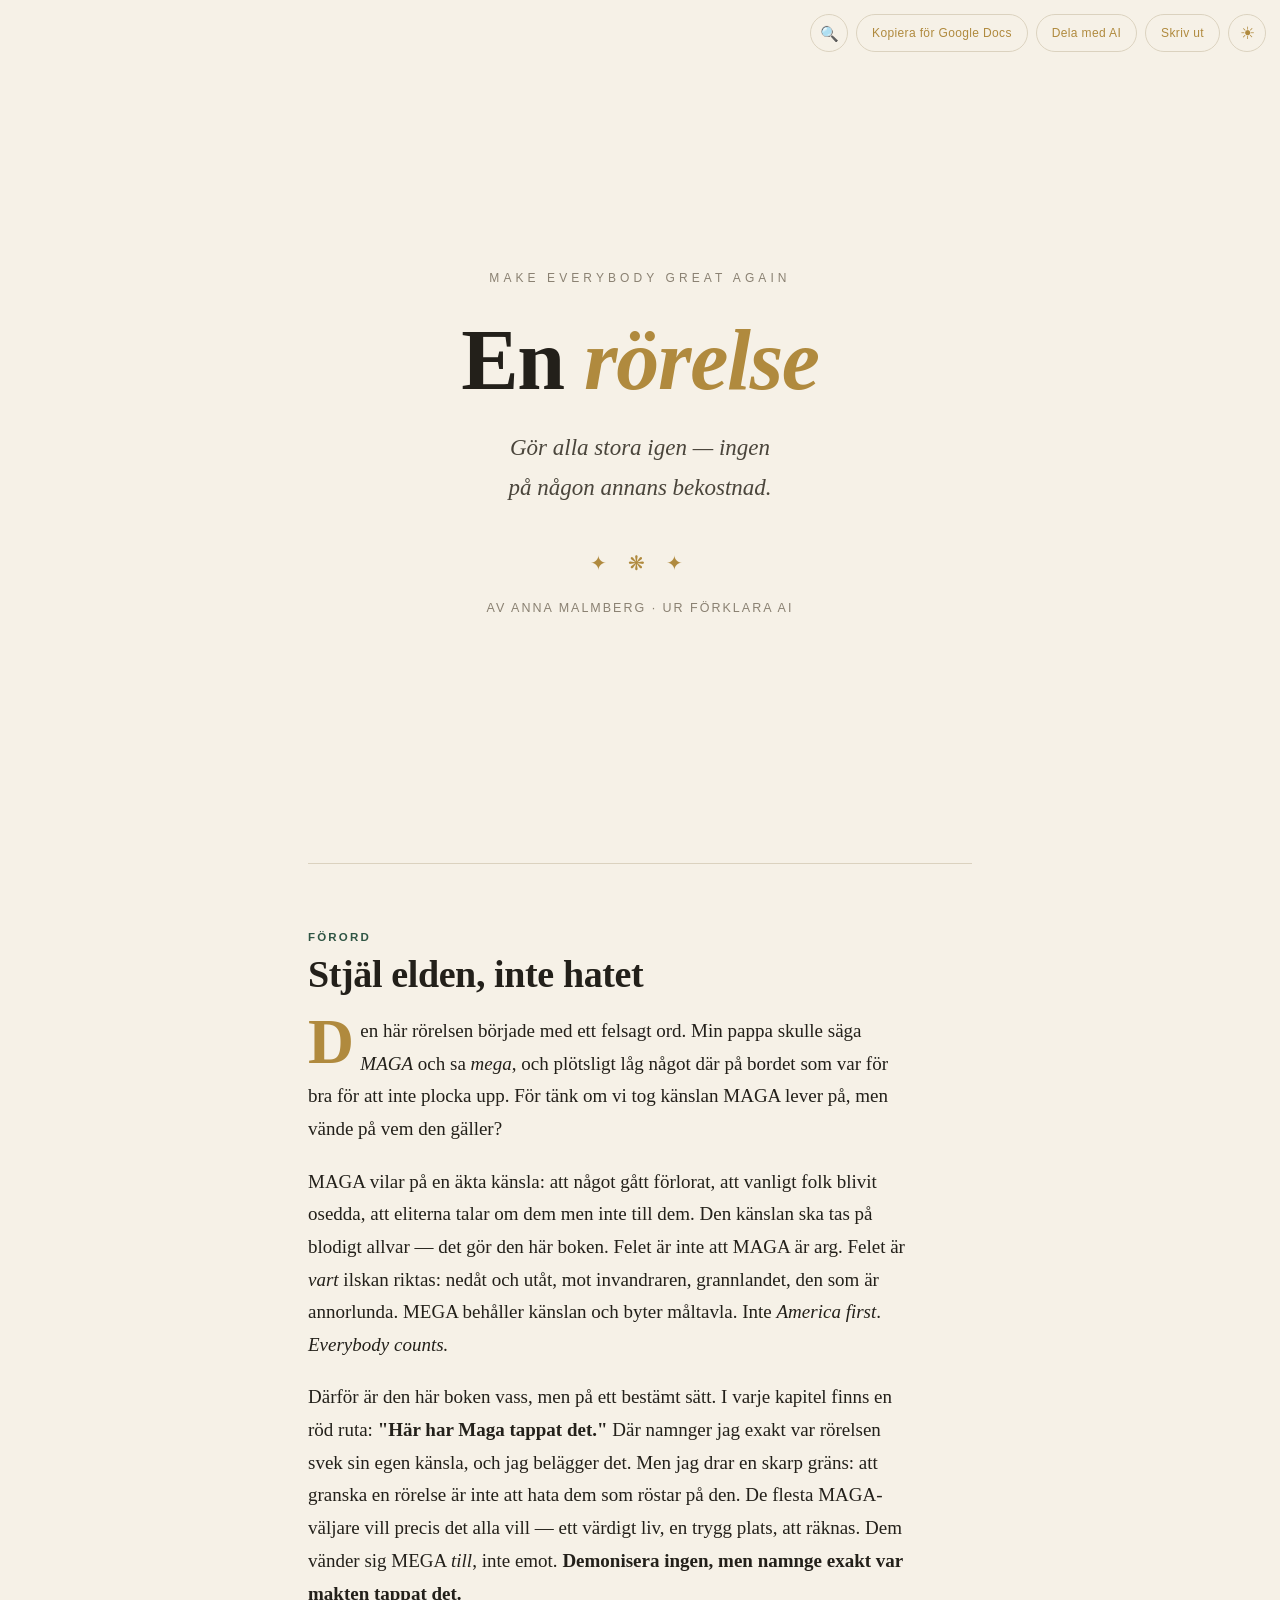
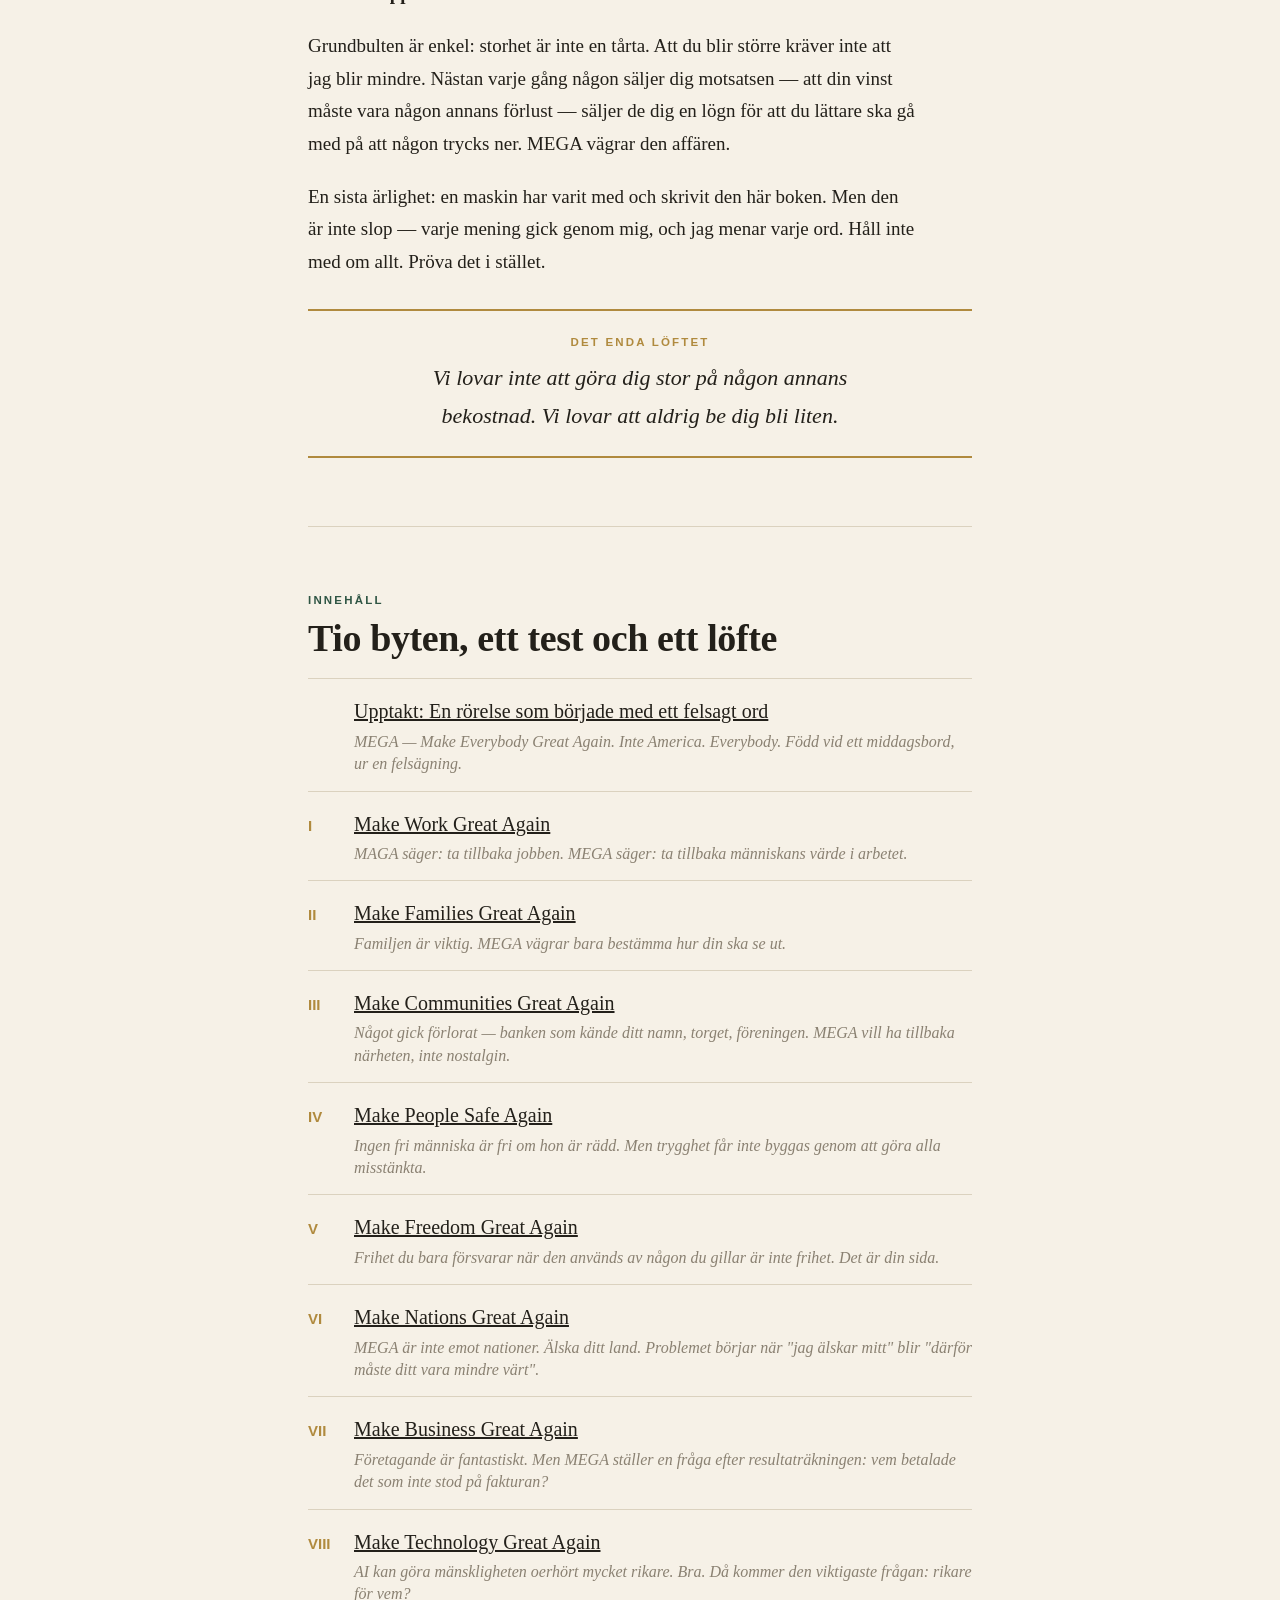
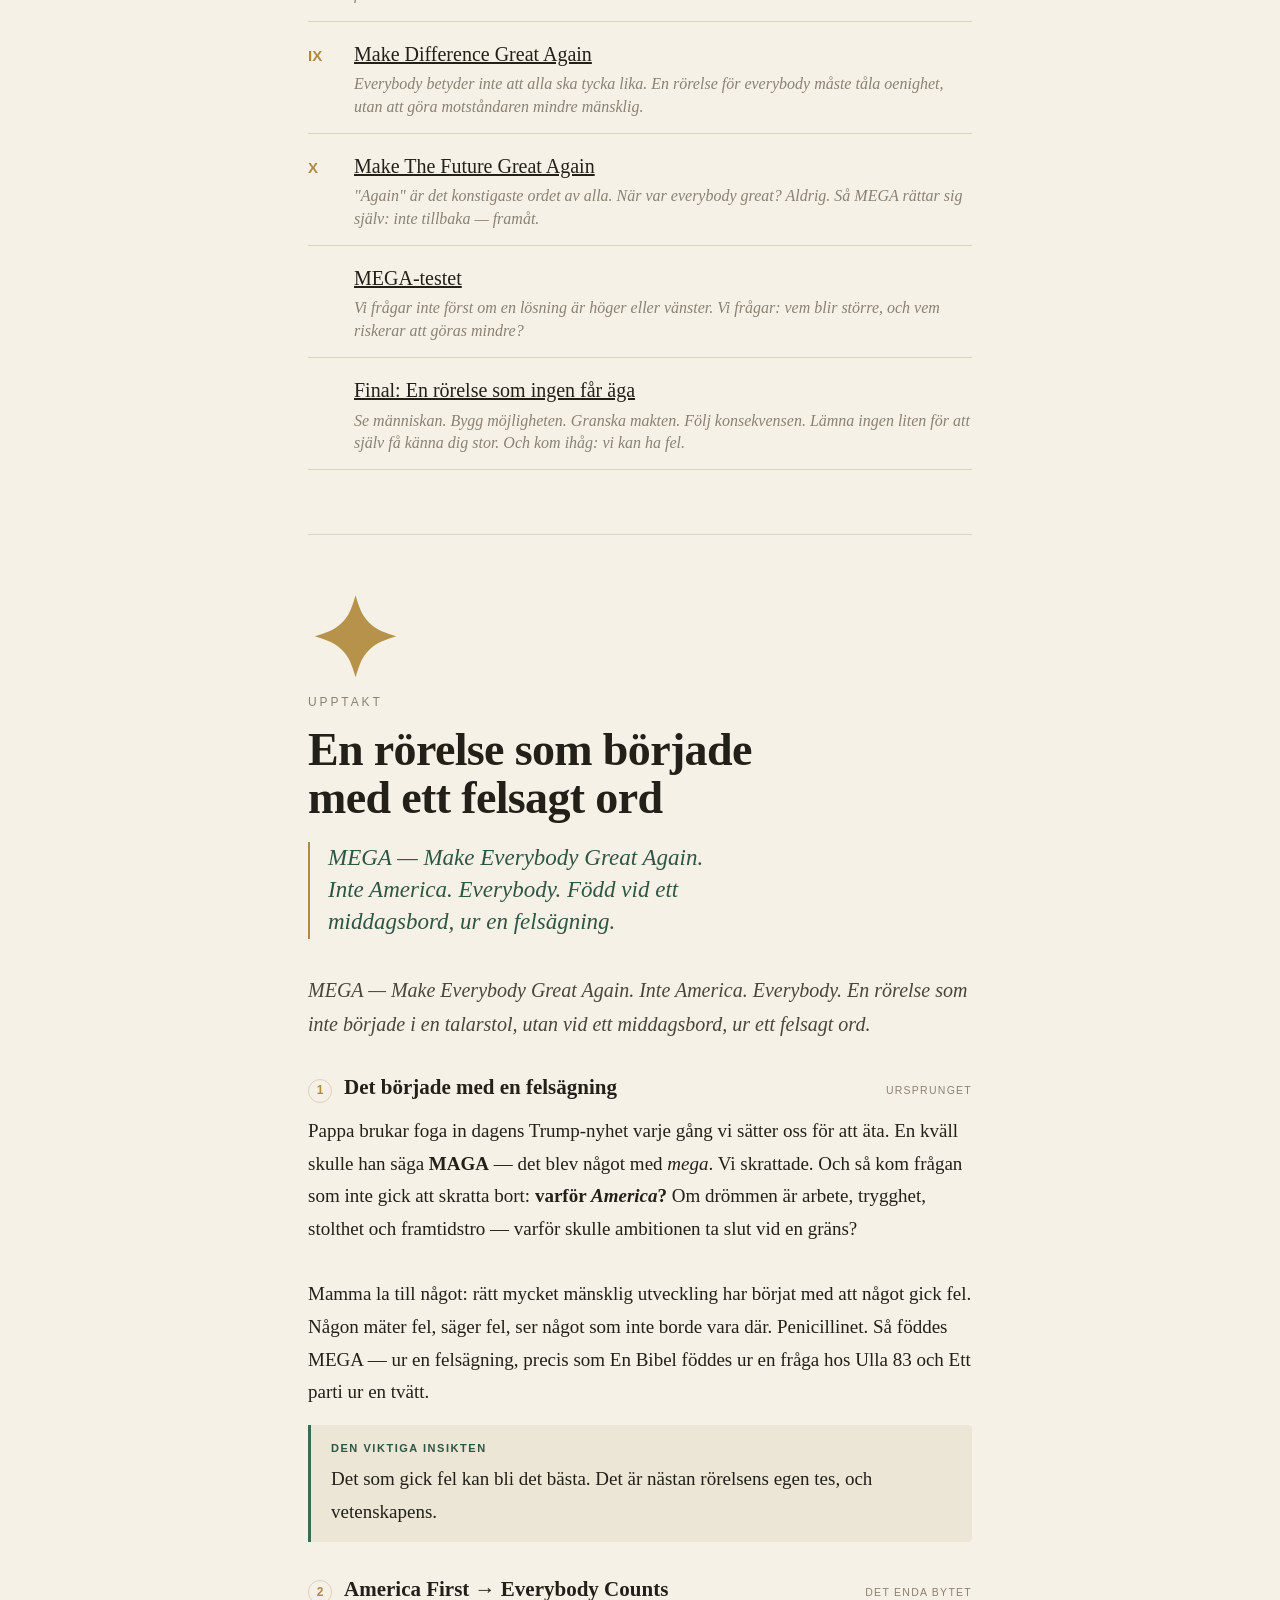
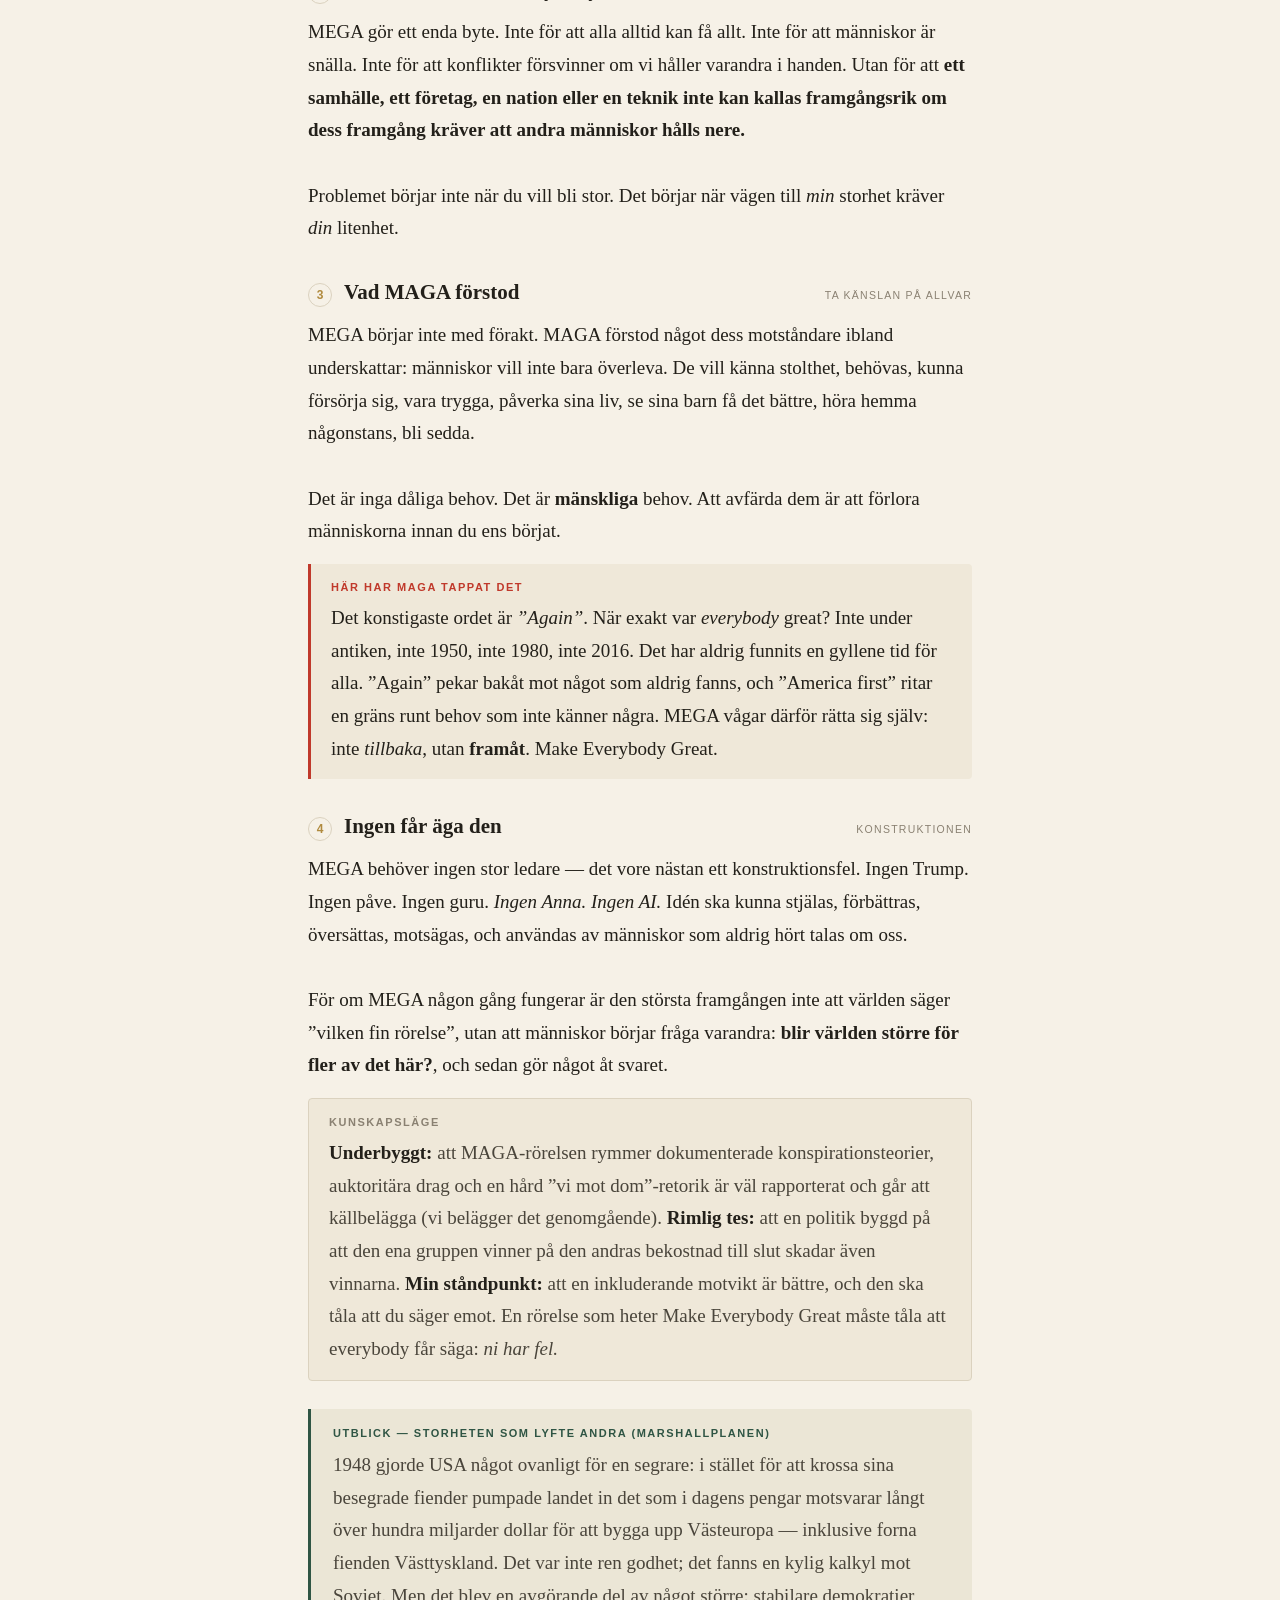
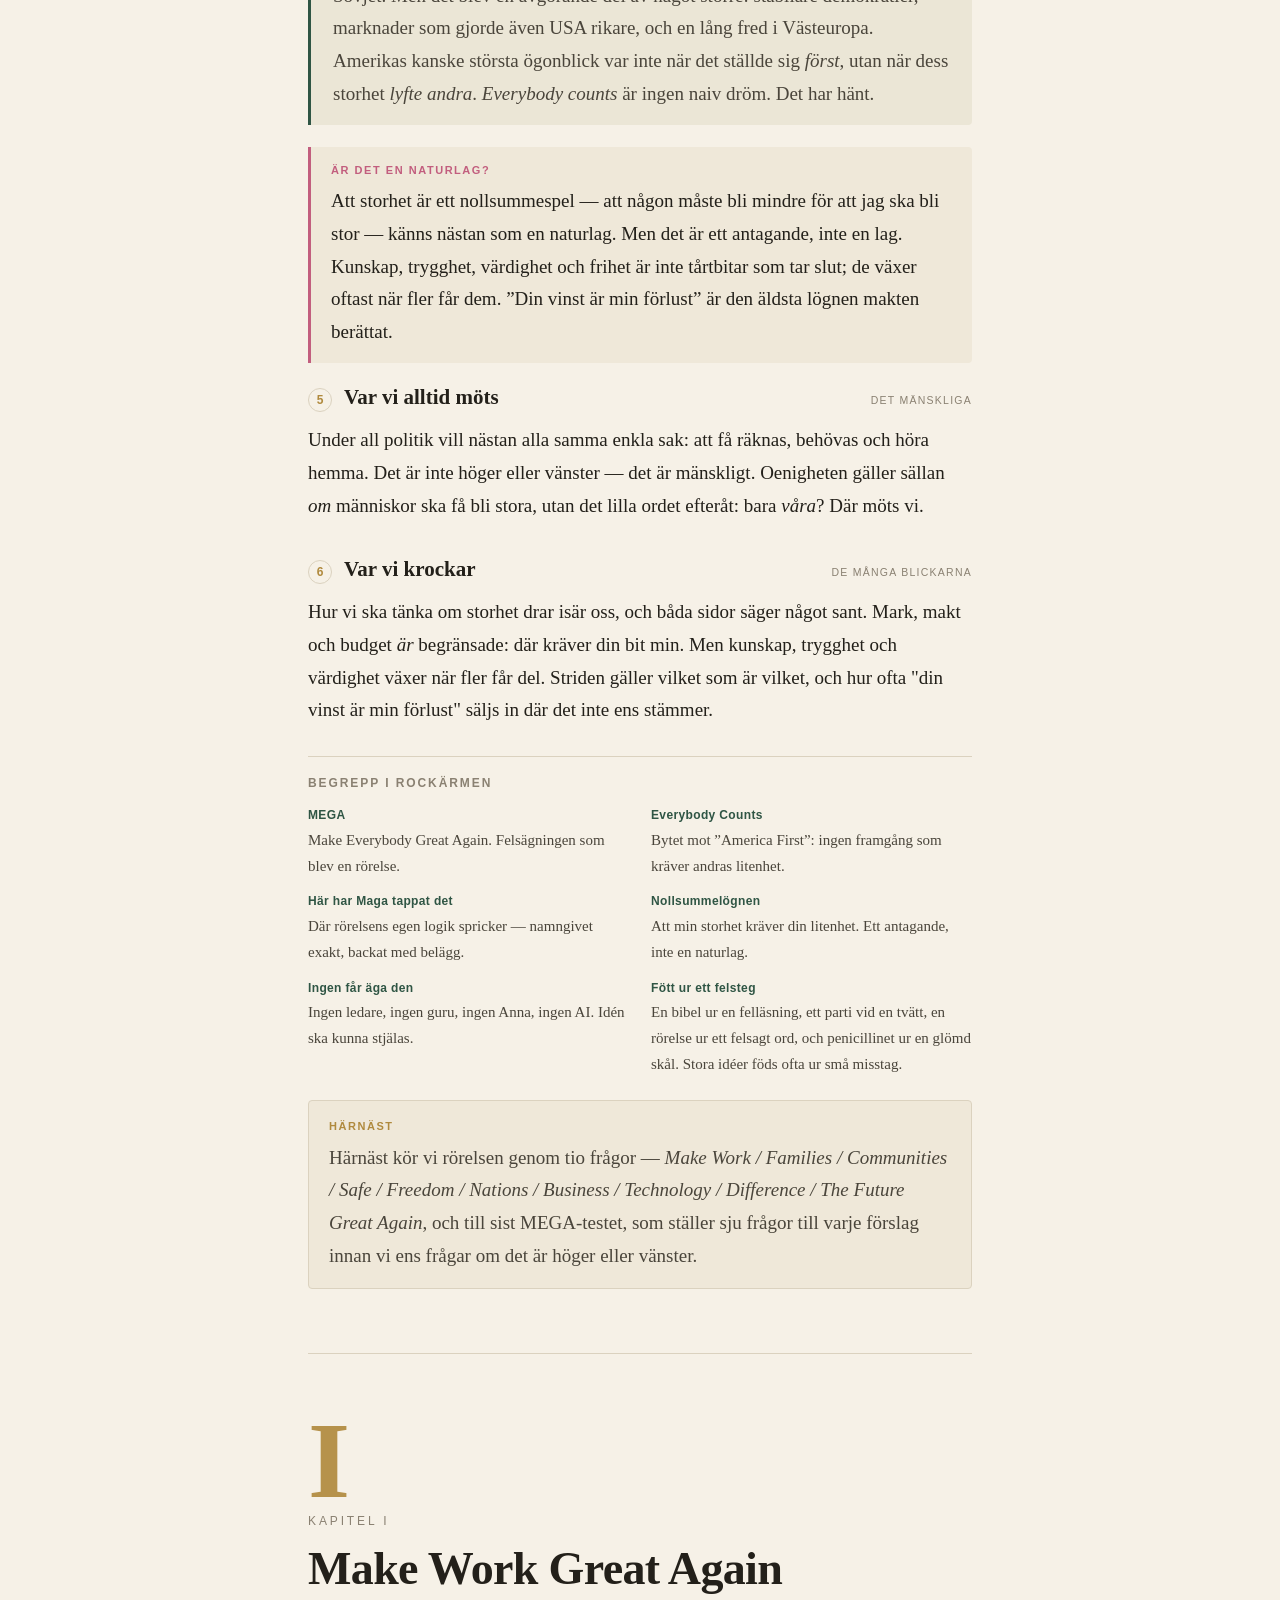
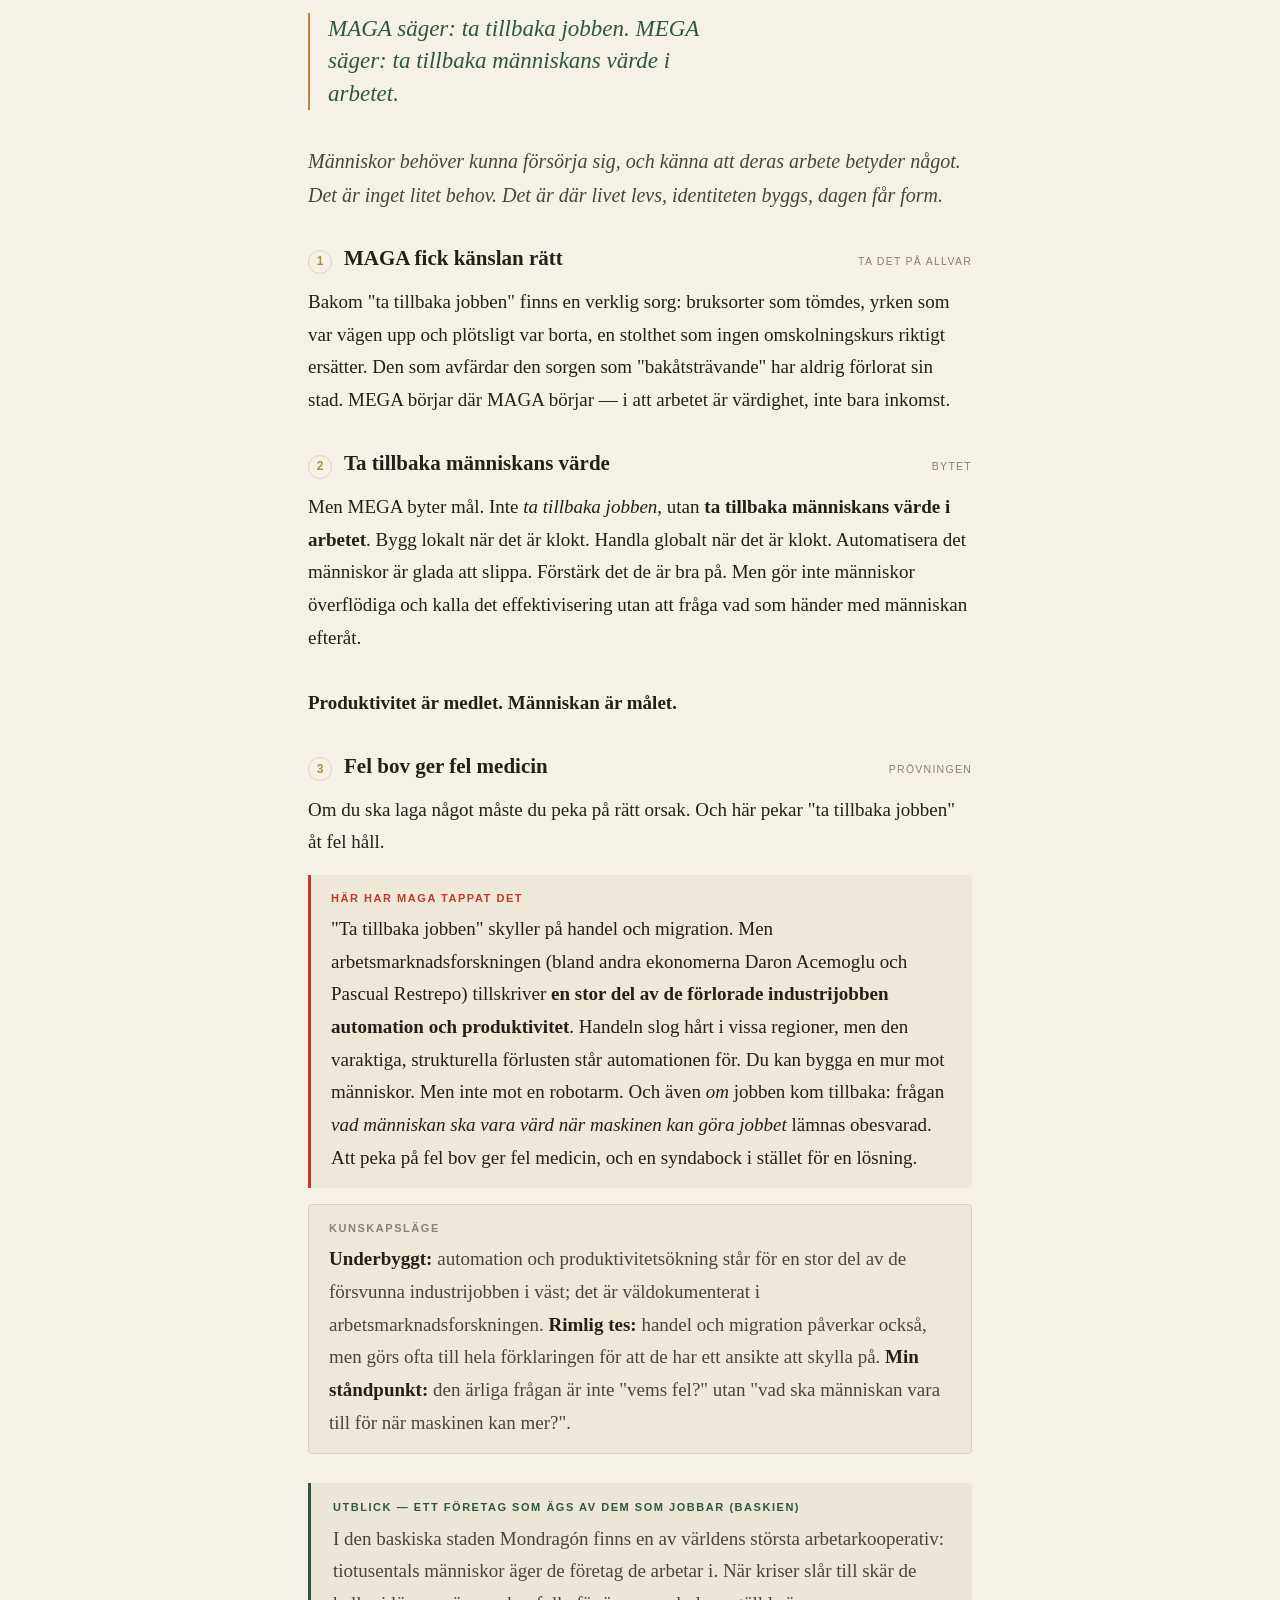
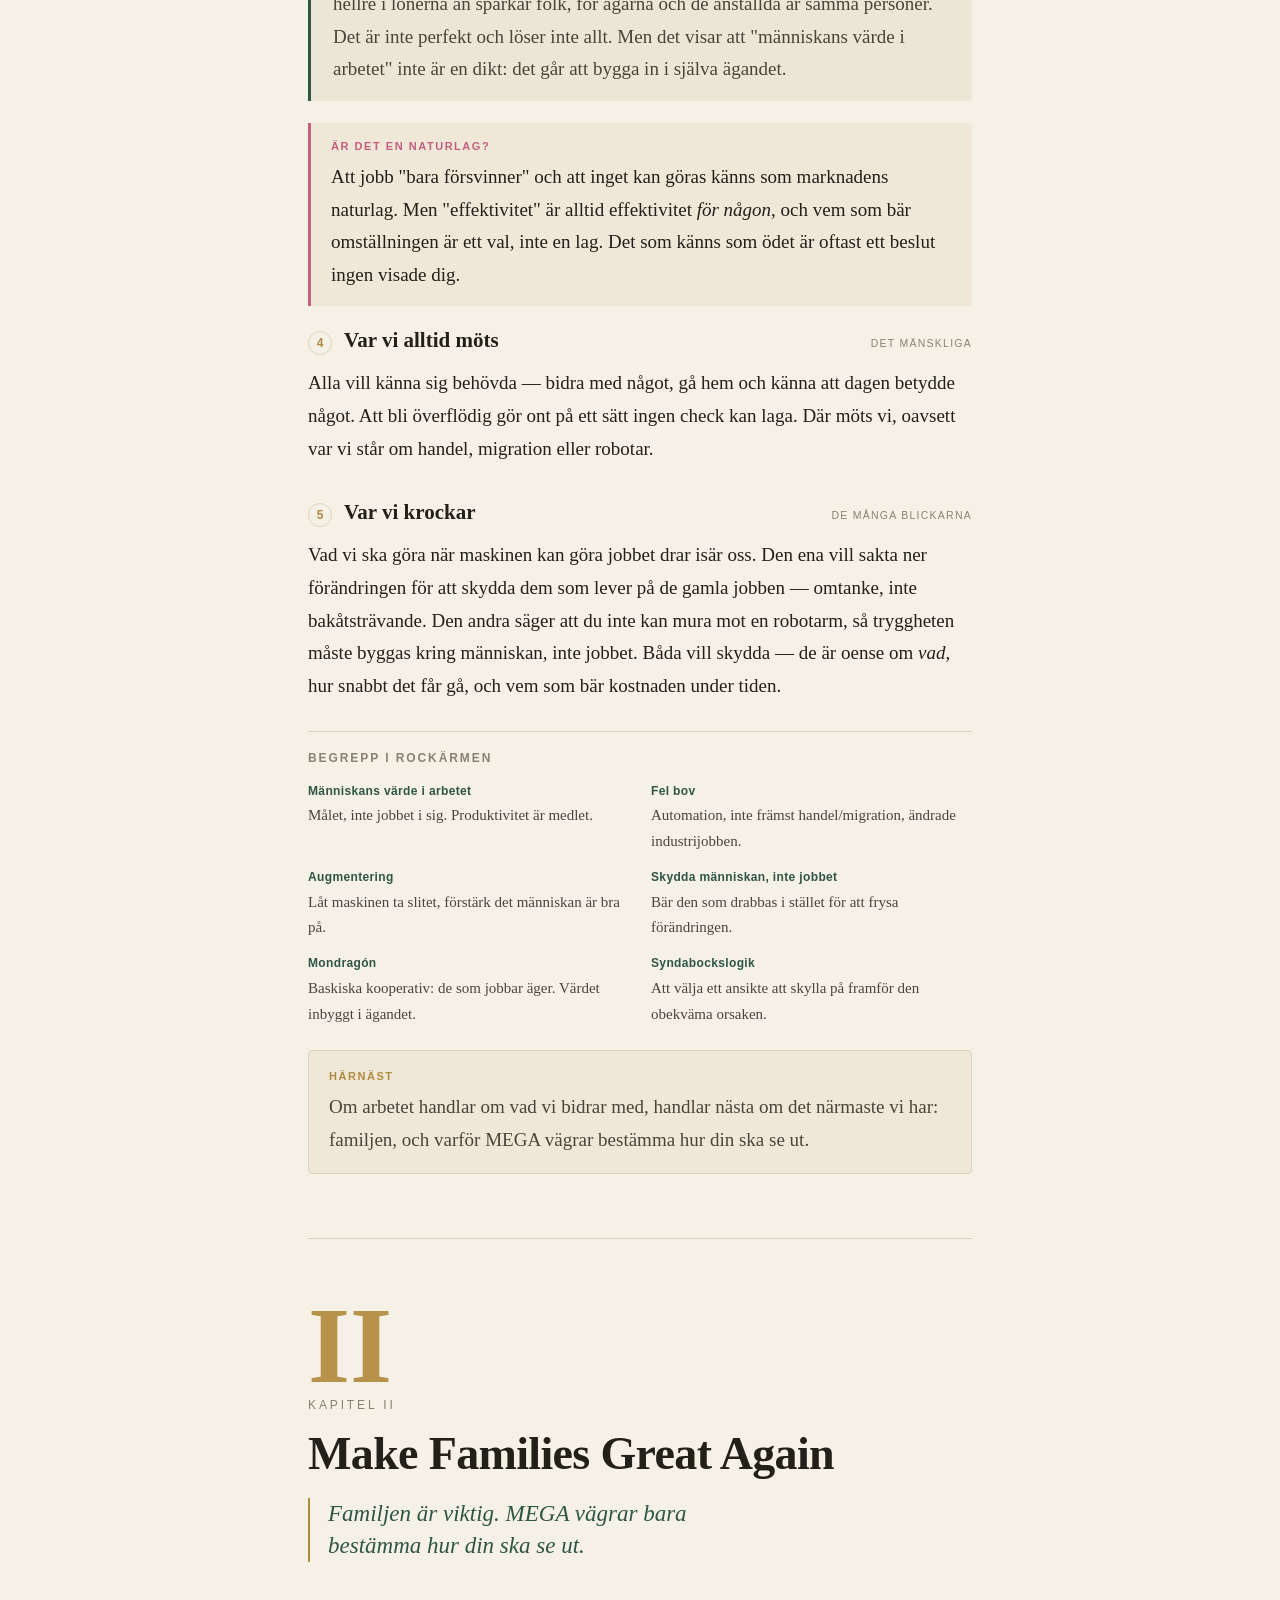
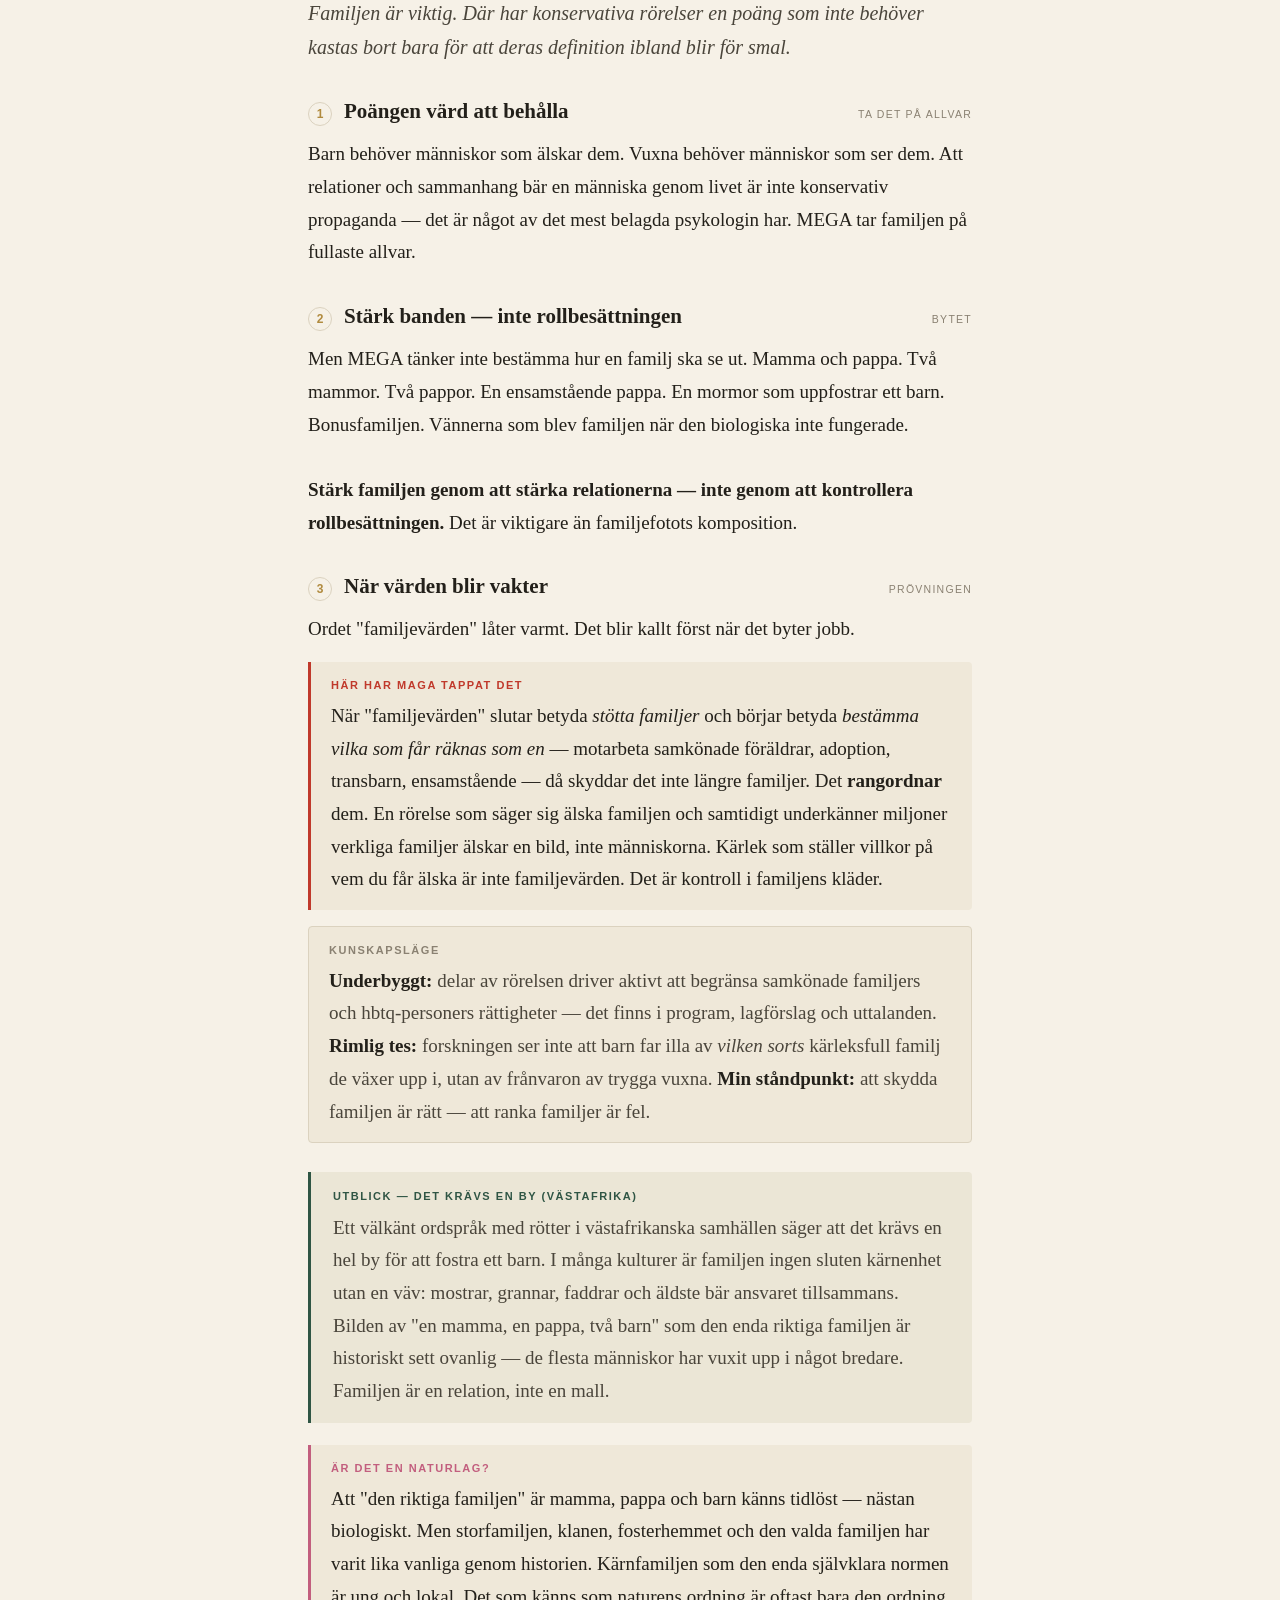
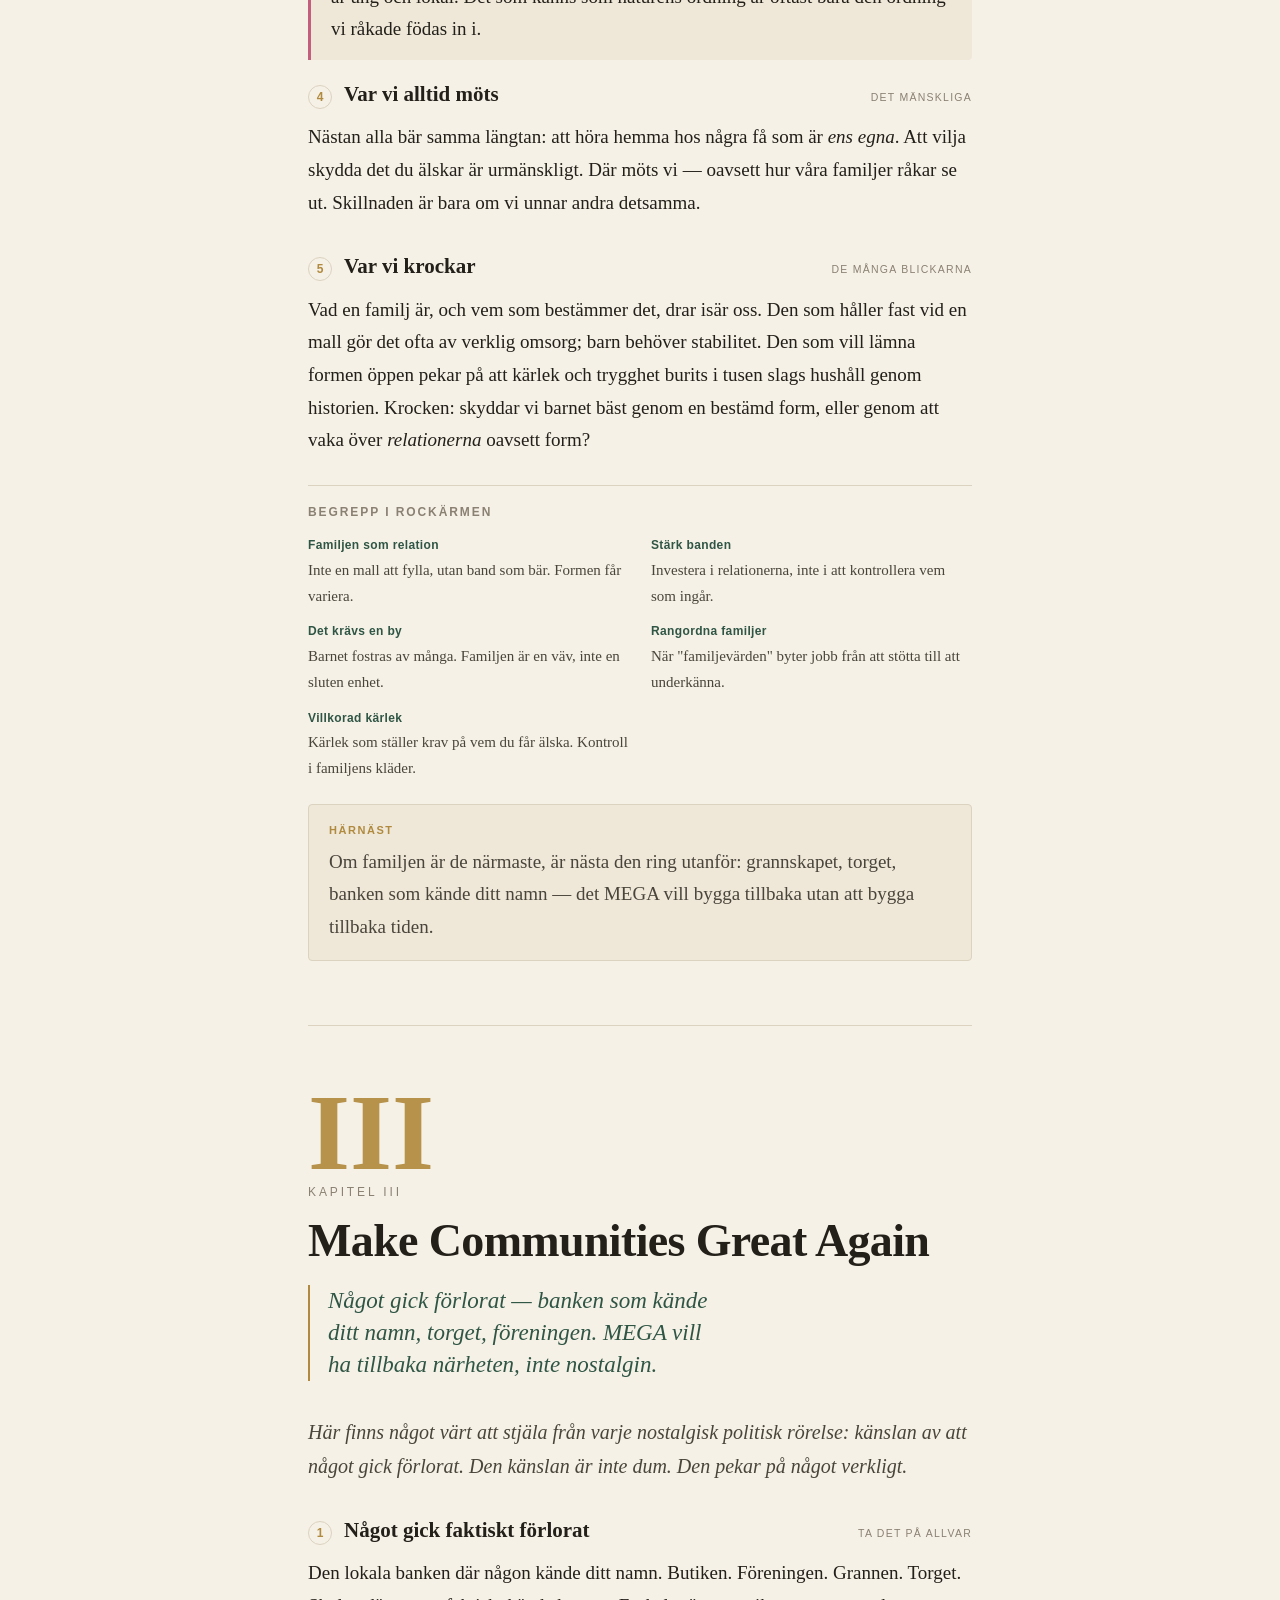
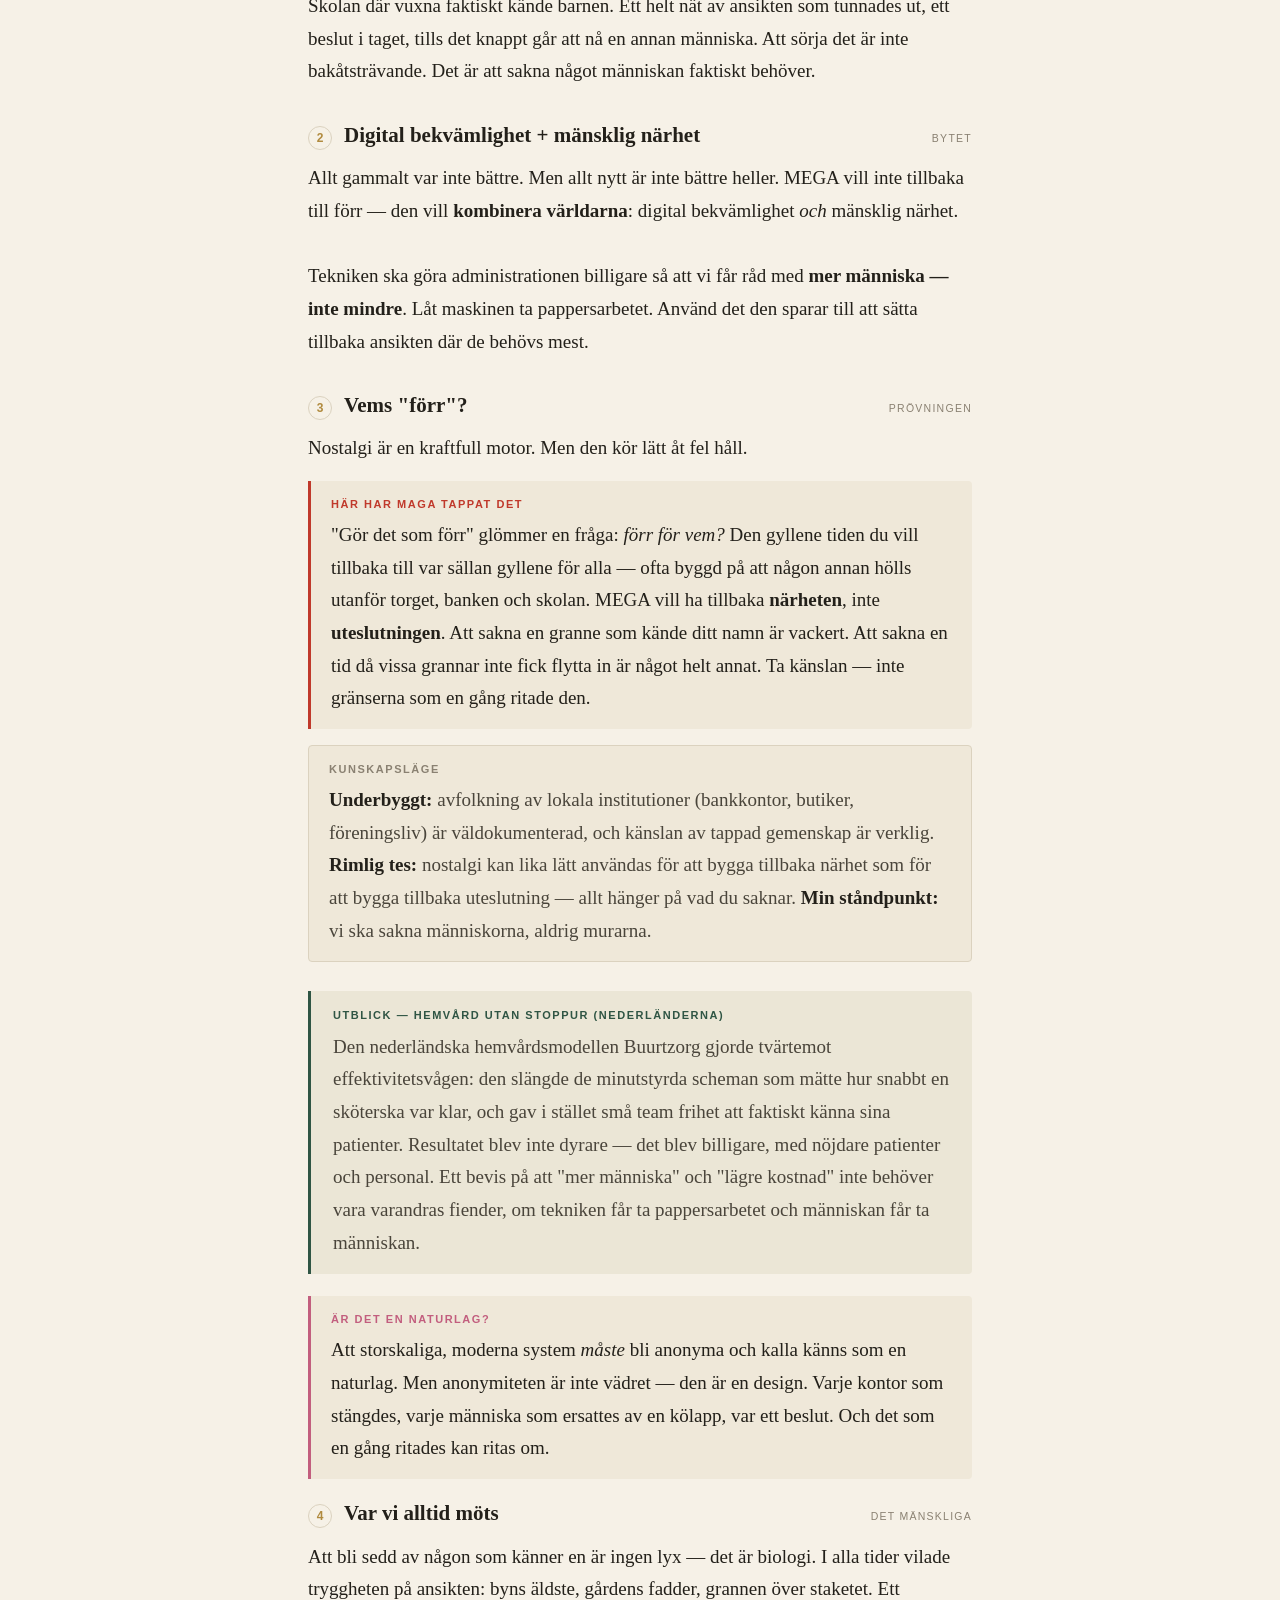
<file: mega.html>
<!doctype html>
<html lang="sv">
<head>
<meta charset="utf-8">
<meta http-equiv="Cache-Control" content="no-cache">
<meta http-equiv="Pragma" content="no-cache">
<meta name="viewport" content="width=device-width, initial-scale=1">
<meta name="color-scheme" content="light dark">
<script>
  // Tema: läs valet (delas med Förklara AI) eller följ systemet — sätt före rendering
  try {
    var _t = localStorage.getItem("forklara-ai:tema") || (matchMedia("(prefers-color-scheme:dark)").matches ? "dark" : "light");
    document.documentElement.dataset.theme = _t;
  } catch (e) {}
</script>
<meta name="description" content="En rörelse — MEGA, Make Everybody Great Again. Inte America. Everybody. Av Anna Malmberg.">
<title>En rörelse</title>
<link rel="icon" type="image/svg+xml" href="favicon.svg">
<meta name="theme-color" content="#2D6A4F">
<link rel="apple-touch-icon" href="apple-touch-icon.png">
<meta name="apple-mobile-web-app-capable" content="yes">
<meta name="apple-mobile-web-app-title" content="En rörelse">
<meta property="og:type" content="book">
<meta property="og:site_name" content="Förklara AI">
<meta property="og:locale" content="sv_SE">
<meta property="og:title" content="En rörelse — MEGA">
<meta property="og:description" content="MEGA — Make Everybody Great Again. Inte America. Everybody. Född ur ett felsagt ord. Av Anna Malmberg.">
<meta property="og:url" content="https://annamalmberg2.github.io/forklara-ai/mega.html">
<meta property="og:image" content="https://annamalmberg2.github.io/forklara-ai/content/forklara-ai/bilder/En%20r%C3%B6relse.png">
<meta property="og:image:width" content="1280">
<meta property="og:image:height" content="800">
<link rel="canonical" href="https://annamalmberg2.github.io/forklara-ai/mega.html">
<meta property="og:image:alt" content="Omslag: En rörelse — MEGA">
<meta name="twitter:card" content="summary_large_image">
<meta name="twitter:title" content="En rörelse — MEGA">
<meta name="twitter:description" content="MEGA — Make Everybody Great Again. Inte America. Everybody. Född ur ett felsagt ord. Av Anna Malmberg.">
<meta name="twitter:image" content="https://annamalmberg2.github.io/forklara-ai/content/forklara-ai/bilder/En%20r%C3%B6relse.png">
<style>
  :root{
    --paper:#F6F1E7; --paper-2:#EFE8D9; --ink:#23201A; --ink-soft:#4A453B;
    --green:#2F5544; --green-soft:#3E6A55; --gold:#B08A3E; --gold-soft:#C6A25A;
    --taupe:#8A8172; --hair:#DBD2BF; --tint:#EBE6D6;
    --serif:"Iowan Old Style","Palatino Linotype","Book Antiqua",Palatino,"New York",Georgia,serif;
    --sans:-apple-system,BlinkMacSystemFont,"SF Pro Text","Avenir Next","Segoe UI",sans-serif;
    --measure:64ch;
  }
  @media (prefers-color-scheme:dark){
    :root{
      --paper:#1B1915; --paper-2:#232019; --ink:#ECE4D4; --ink-soft:#BDB4A2;
      --green:#7FB89C; --green-soft:#8FC7AB; --gold:#D3AE63; --gold-soft:#E0BE78;
      --taupe:#9C927E; --hair:#38342B; --tint:#26231C;
    }
  }
  :root[data-theme="light"]{
    --paper:#F6F1E7; --paper-2:#EFE8D9; --ink:#23201A; --ink-soft:#4A453B;
    --green:#2F5544; --green-soft:#3E6A55; --gold:#B08A3E; --gold-soft:#C6A25A;
    --taupe:#8A8172; --hair:#DBD2BF; --tint:#EBE6D6;
  }
  :root[data-theme="dark"]{
    --paper:#1B1915; --paper-2:#232019; --ink:#ECE4D4; --ink-soft:#BDB4A2;
    --green:#7FB89C; --green-soft:#8FC7AB; --gold:#D3AE63; --gold-soft:#E0BE78;
    --taupe:#9C927E; --hair:#38342B; --tint:#26231C;
  }
  *{box-sizing:border-box}
  body{margin:0;background:var(--paper);color:var(--ink);font-family:var(--serif);
    font-size:19px;line-height:1.72;-webkit-font-smoothing:antialiased;
    text-rendering:optimizeLegibility;}
  .wrap{max-width:720px;margin:0 auto;padding:0 28px;}
  p{margin:0 0 1.05em;max-width:var(--measure);}
  em{font-style:italic}
  strong{font-weight:600;color:var(--ink)}
  .label{font-family:var(--sans);font-size:11.5px;font-weight:600;letter-spacing:.19em;
    text-transform:uppercase;color:var(--green);margin:0 0 .55em;display:block;}
  a{color:var(--green);}

  /* ---- title page ---- */
  .title{min-height:96vh;display:flex;flex-direction:column;justify-content:center;
    padding:64px 0 40px;border-bottom:1px solid var(--hair);text-align:center;align-items:center;}
  .title .mark{font-family:var(--sans);font-size:12px;letter-spacing:.34em;text-transform:uppercase;
    color:var(--taupe);margin-bottom:30px;}
  .title h1{font-size:clamp(46px,10vw,86px);line-height:.98;margin:0;font-weight:600;
    letter-spacing:-.015em;text-wrap:balance;}
  .title h1 .em{color:var(--gold);font-style:italic;font-weight:600;}
  .title .sub{font-style:italic;font-size:clamp(18px,2.4vw,23px);color:var(--ink-soft);
    margin:26px auto 0;max-width:32ch;text-wrap:balance;}
  .rule-orn{margin:38px 0 8px;color:var(--gold);font-size:20px;letter-spacing:.4em;}
  .title .by{font-family:var(--sans);font-size:12.5px;letter-spacing:.16em;text-transform:uppercase;
    color:var(--taupe);margin-top:10px;}

  /* ---- generic section ---- */
  section{padding:64px 0;border-bottom:1px solid var(--hair);}
  section:last-of-type{border-bottom:none;}
  h2.h{font-size:clamp(27px,4.4vw,38px);line-height:1.1;margin:.1em 0 .5em;font-weight:600;
    letter-spacing:-.01em;text-wrap:balance;}
  .lead{font-size:20.5px;color:var(--ink-soft);}

  /* ---- foreword drop ---- */
  .foreword > p:first-of-type::first-letter,
  .tldr p::first-letter{
    font-family:var(--serif);float:left;font-size:3.35em;line-height:.72;
    padding:.06em .1em 0 0;color:var(--gold);font-weight:600;}

  /* ---- chapter opener ---- */
  .opener{display:flex;flex-direction:column;align-items:flex-start;margin-bottom:34px;}
  .opener .num{font-family:var(--serif);font-size:clamp(58px,13vw,108px);line-height:.8;
    color:var(--gold);font-weight:600;opacity:.92;margin-bottom:6px;}
  .opener .kap{font-family:var(--sans);font-size:12px;letter-spacing:.24em;text-transform:uppercase;
    color:var(--taupe);margin-bottom:14px;}
  .opener h2{font-size:clamp(30px,5.4vw,46px);line-height:1.04;margin:0 0 20px;font-weight:600;
    letter-spacing:-.014em;text-wrap:balance;}
  .karn{font-style:italic;font-size:clamp(19px,2.5vw,23px);color:var(--green);line-height:1.4;
    padding-left:18px;border-left:2px solid var(--gold);max-width:36ch;}

  .block{margin:34px 0;}
  .tldr{background:var(--tint);border:1px solid var(--hair);border-radius:3px;
    padding:24px 26px;margin:30px 0 40px;}
  .tldr p{margin:0;max-width:none;}

  /* ---- perspektiv ---- */
  .persp{margin:34px 0;}
  .persp .row{padding:16px 0;border-top:1px solid var(--hair);display:grid;
    grid-template-columns:132px 1fr;gap:8px 24px;align-items:start;}
  .persp .row:last-child{border-bottom:1px solid var(--hair);}
  .persp .k{font-family:var(--sans);font-size:12px;font-weight:600;letter-spacing:.1em;
    text-transform:uppercase;color:var(--green);padding-top:.35em;}
  .persp .v{margin:0;max-width:none;}
  @media(max-width:560px){.persp .row{grid-template-columns:1fr;gap:3px;}.persp .k{padding-top:0;}}

  /* ---- testruta ---- */
  .test{background:var(--paper-2);border-left:2px solid var(--gold);border-radius:0 3px 3px 0;
    padding:20px 24px;margin:30px 0;}
  .test .label{color:var(--gold);}
  .test p{margin:0;max-width:none;font-style:italic;font-size:20px;color:var(--ink);}

  .refl{font-style:italic;font-size:21px;color:var(--ink);line-height:1.5;max-width:38ch;
    padding:4px 0;}
  .refl .label{font-style:normal;}

  /* ---- att ta med sig ---- */
  .keep{border-top:2px solid var(--gold);border-bottom:2px solid var(--gold);
    padding:22px 0;margin:38px 0 4px;text-align:center;}
  .keep .label{color:var(--gold);text-align:center;}
  .keep p{font-size:22px;font-style:italic;margin:0;max-width:none;color:var(--ink);
    text-wrap:balance;}

  .honest{background:var(--paper-2);border:1px solid var(--hair);border-radius:3px;
    padding:18px 22px;margin:28px 0;font-size:16.5px;color:var(--ink-soft);}
  .honest .label{color:var(--taupe);}

  /* ---- efterord / colophon ---- */
  .efter{text-align:center;}
  .efter .rule-orn{margin:0 0 28px;}
  .compass{font-style:italic;color:var(--green);font-size:19px;line-height:1.85;
    max-width:44ch;margin:26px auto;}
  .colophon{font-family:var(--sans);font-size:13px;color:var(--taupe);line-height:1.7;
    max-width:52ch;margin:30px auto 0;letter-spacing:.01em;}

  @media (prefers-reduced-motion:no-preference){
    .fade{opacity:0;transform:translateY(8px);animation:rise .9s ease forwards;}
    @keyframes rise{to{opacity:1;transform:none;}}
  }
  .tema-vaxel{position:fixed;top:16px;right:18px;z-index:50;font-family:var(--sans);
    font-size:17px;line-height:1;width:38px;height:38px;border-radius:50%;
    border:1px solid var(--hair);background:var(--paper);color:var(--gold);cursor:pointer;}
  .tema-vaxel:hover{border-color:var(--gold);}
  .skriv-ut{position:fixed;top:16px;right:64px;z-index:50;font-family:var(--sans);font-size:12px;
    letter-spacing:.03em;height:38px;padding:0 15px;border-radius:19px;border:1px solid var(--hair);
    background:var(--paper);color:var(--gold);cursor:pointer;}
  .skriv-ut:hover{border-color:var(--gold);}
  @media print{.skriv-ut{display:none;}}
  .dela-ai{position:fixed;top:16px;right:152px;z-index:50;font-family:var(--sans);font-size:12px;
    letter-spacing:.03em;height:38px;padding:0 15px;border-radius:19px;border:1px solid var(--hair);
    background:var(--paper);color:var(--gold);cursor:pointer;}
  .dela-ai:hover{border-color:var(--gold);}
  @media print{.dela-ai{display:none;}}
  @media print{
    :root, :root[data-theme="light"], :root[data-theme="dark"]{
      --paper:#fff; --paper-2:#f6f2e9; --ink:#1b1712; --ink-soft:#3a352c;
      --green:#2f5544; --gold:#9c7a30; --taupe:#6f675a; --hair:#cfc6b2; --tint:#f2ede0;
    }
    *{-webkit-print-color-adjust:exact;print-color-adjust:exact;}
    .tema-vaxel{display:none;}
    body{font-size:11.5pt;background:#fff;}
    .wrap{max-width:none;padding:0 6mm;}
    .title{min-height:80vh;padding:10mm 0 12mm;page-break-after:always;}
    section{padding:14px 0;}
    .opener,.opener .num,.opener h2,h2.h{page-break-after:avoid;}
    .tldr,.keep,.honest,.compass,.refl,.persp .row,.test{page-break-inside:avoid;}
    a{color:var(--ink);text-decoration:none;}
  }

  /* ---- fördjupningar speglade i bokform (ur verktyget) ---- */
  .ford{margin-top:6px;}
  .ford .ingress{font-size:20px;font-style:italic;color:var(--ink-soft);margin:0 0 1.4em;max-width:none;}
  .ford .section{margin:0 0 1.5em;}
  .ford .section-head{display:flex;align-items:baseline;gap:12px;margin:0 0 .5em;flex-wrap:wrap;}
  .ford .section-head .num{font-family:var(--sans);font-size:12px;font-weight:700;color:var(--gold);
    border:1px solid var(--hair);border-radius:50%;width:24px;height:24px;display:inline-flex;
    align-items:center;justify-content:center;flex:none;}
  .ford .section-head .concept{font-family:var(--serif);font-size:21px;font-weight:600;color:var(--ink);}
  .ford .section-head .tag{font-family:var(--sans);font-size:10.5px;letter-spacing:.12em;text-transform:uppercase;color:var(--taupe);margin-left:auto;}
  .ford .body{color:var(--ink);max-width:none;}
  .ford .lost{background:var(--paper-2);border-left:3px solid var(--gold);border-radius:0 4px 4px 0;padding:14px 20px;margin:16px 0;}
  .ford .lost-label{font-family:var(--sans);font-size:11px;font-weight:700;letter-spacing:.14em;text-transform:uppercase;color:var(--gold);margin-bottom:5px;}
  .ford .lost-text{margin:0;}
  .ford .why{background:var(--tint);border-left:3px solid var(--green);border-radius:0 4px 4px 0;padding:14px 20px;margin:16px 0;}
  .ford .why-label{font-family:var(--sans);font-size:11px;font-weight:700;letter-spacing:.14em;text-transform:uppercase;color:var(--green);margin-bottom:5px;}
  .ford .why-text{margin:0;}
  .ford .insight{background:var(--tint);border-left:3px solid var(--green-soft);border-radius:0 4px 4px 0;padding:14px 20px;margin:16px 0;}
  .ford .insight-label{font-family:var(--sans);font-size:11px;font-weight:700;letter-spacing:.14em;text-transform:uppercase;color:var(--green);margin-bottom:5px;}
  .ford .insight-text{margin:0;}
  .ford .shield{background:var(--paper-2);border:1px solid var(--hair);border-radius:4px;padding:14px 20px;margin:16px 0;}
  .ford .shield-label{font-family:var(--sans);font-size:11px;font-weight:700;letter-spacing:.14em;text-transform:uppercase;color:var(--taupe);margin-bottom:5px;}
  .ford .shield-body{margin:0;color:var(--ink-soft);}
  .ford .utblick{background:var(--tint);border-left:3px solid var(--green);border-radius:0 4px 4px 0;padding:15px 22px;margin:22px 0;}
  .ford .utblick-label{font-family:var(--sans);font-size:11px;font-weight:700;letter-spacing:.14em;text-transform:uppercase;color:var(--green);margin-bottom:6px;}
  .ford .utblick-text{margin:0;color:var(--ink-soft);}
  .ford hr{border:none;border-top:1px solid var(--hair);margin:26px 0 16px;}
  .ford .extra-head{font-family:var(--sans);font-size:12px;font-weight:700;letter-spacing:.16em;text-transform:uppercase;color:var(--taupe);margin:0 0 10px;}
  .ford .extra-grid{display:grid;grid-template-columns:1fr 1fr;gap:12px 22px;margin:12px 0;}
  .ford .extra-name{font-family:var(--sans);font-size:12px;font-weight:600;letter-spacing:.03em;color:var(--green);margin-bottom:2px;}
  .ford .extra-desc{font-size:15px;color:var(--ink-soft);}
  .ford .future-box{background:var(--paper-2);border:1px solid var(--hair);border-radius:4px;padding:16px 20px;margin:22px 0 0;}
  .ford .future-head{font-family:var(--sans);font-size:11px;font-weight:700;letter-spacing:.14em;text-transform:uppercase;color:var(--gold);margin-bottom:6px;}
  .ford .future-body{margin:0;color:var(--ink-soft);}
  @media(max-width:560px){.ford .extra-grid{grid-template-columns:1fr;}.ford .section-head .tag{margin-left:0;width:100%;}}
  .ford .naturlag{background:var(--paper-2);border-left:3px solid #C25E7E;border-radius:0 4px 4px 0;padding:14px 20px;margin:16px 0;}
  .ford .naturlag-label{font-family:var(--sans);font-size:11px;font-weight:700;letter-spacing:.14em;text-transform:uppercase;color:#C25E7E;margin-bottom:5px;}
  .ford .naturlag-text{margin:0;}
  @media print{.ford .section,.ford .lost,.ford .why,.ford .insight,.ford .shield,.ford .utblick,.ford .future-box,.ford .naturlag,.ford .extra-grid{page-break-inside:avoid;}.ford hr{page-break-after:avoid;}}


  /* ---- Maga-ruta (röd): 'Här har Maga tappat det' ---- */
  .ford .maga{background:var(--paper-2);border-left:3px solid #C0392B;border-radius:0 4px 4px 0;padding:14px 20px;margin:16px 0;}
  .ford .maga-label{font-family:var(--sans);font-size:11px;font-weight:700;letter-spacing:.14em;text-transform:uppercase;color:#C0392B;margin-bottom:5px;}
  .ford .maga-text{margin:0;}
  :root[data-theme="dark"] .ford .maga-label{color:#E8897A;}
  :root[data-theme="dark"] .ford .maga{border-color:#B24A3C;}
  @media (prefers-color-scheme:dark){:root:not([data-theme="light"]) .ford .maga-label{color:#E8897A;}:root:not([data-theme="light"]) .ford .maga{border-color:#B24A3C;}}
  @media print{.ford .maga{page-break-inside:avoid;}}

  /* ---- table of contents ---- */
  .toc ol{list-style:none;margin:0;padding:0;counter-reset:ch;}
  .toc li{display:flex;gap:20px;align-items:baseline;padding:15px 0;border-top:1px solid var(--hair);}
  .toc li:last-child{border-bottom:1px solid var(--hair);}
  .toc .n{font-family:var(--sans);font-variant-numeric:tabular-nums;color:var(--gold);
    font-weight:600;font-size:15px;min-width:26px;}
  .toc .t{font-size:20px;flex:1;}
  .toc .q{display:block;font-style:italic;font-size:16px;color:var(--taupe);margin-top:2px;line-height:1.4;}

  
  /* Utskrift: centrerad, balanserad boksida (tillagt 2026-09-04) */
  @media print{
    @page{ margin: 18mm 26mm; }
    .title{ min-height:80vh !important; }   /* omslag centrerat som En rörelse */
    html, body{ background:#fff !important; }
    .wrap{ max-width:none !important; margin:0 !important; padding:0 !important; }
    .wrap p, .ford .body, .ford .ingress, .ford .body p{ max-width:none !important; }
    img{ max-width:100% !important; }
  }
  .toc a{color:inherit;}
  .toc .t a:hover{color:var(--gold);}

  /* ---- knapprad + Kopiera för Google Docs ---- */
  .bok-knappar{position:fixed;top:14px;right:14px;z-index:60;display:flex;gap:8px;
    flex-wrap:wrap;justify-content:flex-end;max-width:calc(100% - 28px);}
  .bok-knappar button{position:static;top:auto;right:auto;}
  .kopiera-docs{font-family:var(--sans);font-size:12px;letter-spacing:.03em;height:38px;
    padding:0 15px;border-radius:19px;border:1px solid var(--hair);background:var(--paper);
    color:var(--gold);cursor:pointer;}
  .kopiera-docs:hover{border-color:var(--gold);}
  @media print{.bok-knappar{display:none;}}

  /* PRINT_PUTS: snyggare sidbrytningar i utskrift */
  @media print{
    .opener{page-break-inside:avoid;break-inside:avoid;}
    .toc{page-break-before:always;}
    .toc li{page-break-inside:avoid;break-inside:avoid;}
    .foreword,.efter,.colophon{page-break-inside:avoid;}
    .ford .section{page-break-inside:auto;}
  }
  .cc-licens{display:inline-block;margin-top:4px;}
  .cc-licens a{color:var(--gold);}
</style>
</head>
<body>
<div class="bok-knappar">
<button class="kopiera-docs" id="kopieradocs" title="Kopiera hela boken som rich text — klistra in i Google Docs eller Word">Kopiera för Google Docs</button>
<button class="dela-ai" id="delaai" title="Kopiera hela boken som Markdown — klistra in i valfri AI">Dela med AI</button>
<button class="skriv-ut" id="skrivut" title="Skriv ut hela boken">Skriv ut</button>
<button class="tema-vaxel" id="tema" title="Ljust eller mörkt läge">☀</button>
</div>
<div class="wrap">

  <header class="title fade">
    <div class="mark">Make Everybody Great Again</div>
    <h1>En&nbsp;<span class="em">rörelse</span></h1>
    <div class="sub">Gör alla stora igen — ingen på någon annans bekostnad.</div>
    <div class="rule-orn">✦ ❋ ✦</div>
    <div class="by">av Anna Malmberg · ur Förklara AI</div>
  </header>

  <section class="foreword">
    <span class="label">Förord</span>
    <h2 class="h">Stjäl elden, inte hatet</h2>
    <p>Den här rörelsen började med ett felsagt ord. Min pappa skulle säga <em>MAGA</em> och sa <em>mega</em>, och plötsligt låg något där på bordet som var för bra för att inte plocka upp. För tänk om vi tog känslan MAGA lever på, men vände på vem den gäller?</p>
    <p>MAGA vilar på en äkta känsla: att något gått förlorat, att vanligt folk blivit osedda, att eliterna talar om dem men inte till dem. Den känslan ska tas på blodigt allvar — det gör den här boken. Felet är inte att MAGA är arg. Felet är <em>vart</em> ilskan riktas: nedåt och utåt, mot invandraren, grannlandet, den som är annorlunda. MEGA behåller känslan och byter måltavla. Inte <em>America first</em>. <em>Everybody counts.</em></p>
    <p>Därför är den här boken vass, men på ett bestämt sätt. I varje kapitel finns en röd ruta: <strong>"Här har Maga tappat det."</strong> Där namnger jag exakt var rörelsen svek sin egen känsla, och jag belägger det. Men jag drar en skarp gräns: att granska en rörelse är inte att hata dem som röstar på den. De flesta MAGA-väljare vill precis det alla vill — ett värdigt liv, en trygg plats, att räknas. Dem vänder sig MEGA <em>till</em>, inte emot. <strong>Demonisera ingen, men namnge exakt var makten tappat det.</strong></p>
    <p>Grundbulten är enkel: storhet är inte en tårta. Att du blir större kräver inte att jag blir mindre. Nästan varje gång någon säljer dig motsatsen — att din vinst måste vara någon annans förlust — säljer de dig en lögn för att du lättare ska gå med på att någon trycks ner. MEGA vägrar den affären.</p>
    <p>En sista ärlighet: en maskin har varit med och skrivit den här boken. Men den är inte slop — varje mening gick genom mig, och jag menar varje ord. Håll inte med om allt. Pröva det i stället.</p>
    <div class="keep" style="margin-top:30px;">
      <span class="label">Det enda löftet</span>
      <p>Vi lovar inte att göra dig stor på någon annans bekostnad. Vi lovar att aldrig be dig bli liten.</p>
    </div>
  </section>

  <section class="toc">
    <span class="label">Innehåll</span>
    <h2 class="h">Tio byten, ett test och ett löfte</h2>
    <ol>
      <li><span class="n"></span><span class="t"><a href="#kap-1">Upptakt: En rörelse som började med ett felsagt ord</a><span class="q">MEGA — Make Everybody Great Again. Inte America. Everybody. Född vid ett middagsbord, ur en felsägning.</span></span></li>
      <li><span class="n">I</span><span class="t"><a href="#kap-2">Make Work Great Again</a><span class="q">MAGA säger: ta tillbaka jobben. MEGA säger: ta tillbaka människans värde i arbetet.</span></span></li>
      <li><span class="n">II</span><span class="t"><a href="#kap-3">Make Families Great Again</a><span class="q">Familjen är viktig. MEGA vägrar bara bestämma hur din ska se ut.</span></span></li>
      <li><span class="n">III</span><span class="t"><a href="#kap-4">Make Communities Great Again</a><span class="q">Något gick förlorat — banken som kände ditt namn, torget, föreningen. MEGA vill ha tillbaka närheten, inte nostalgin.</span></span></li>
      <li><span class="n">IV</span><span class="t"><a href="#kap-5">Make People Safe Again</a><span class="q">Ingen fri människa är fri om hon är rädd. Men trygghet får inte byggas genom att göra alla misstänkta.</span></span></li>
      <li><span class="n">V</span><span class="t"><a href="#kap-6">Make Freedom Great Again</a><span class="q">Frihet du bara försvarar när den används av någon du gillar är inte frihet. Det är din sida.</span></span></li>
      <li><span class="n">VI</span><span class="t"><a href="#kap-7">Make Nations Great Again</a><span class="q">MEGA är inte emot nationer. Älska ditt land. Problemet börjar när "jag älskar mitt" blir "därför måste ditt vara mindre värt".</span></span></li>
      <li><span class="n">VII</span><span class="t"><a href="#kap-8">Make Business Great Again</a><span class="q">Företagande är fantastiskt. Men MEGA ställer en fråga efter resultaträkningen: vem betalade det som inte stod på fakturan?</span></span></li>
      <li><span class="n">VIII</span><span class="t"><a href="#kap-9">Make Technology Great Again</a><span class="q">AI kan göra mänskligheten oerhört mycket rikare. Bra. Då kommer den viktigaste frågan: rikare för vem?</span></span></li>
      <li><span class="n">IX</span><span class="t"><a href="#kap-10">Make Difference Great Again</a><span class="q">Everybody betyder inte att alla ska tycka lika. En rörelse för everybody måste tåla oenighet, utan att göra motståndaren mindre mänsklig.</span></span></li>
      <li><span class="n">X</span><span class="t"><a href="#kap-11">Make The Future Great Again</a><span class="q">"Again" är det konstigaste ordet av alla. När var everybody great? Aldrig. Så MEGA rättar sig själv: inte tillbaka — framåt.</span></span></li>
      <li><span class="n"></span><span class="t"><a href="#kap-12">MEGA-testet</a><span class="q">Vi frågar inte först om en lösning är höger eller vänster. Vi frågar: vem blir större, och vem riskerar att göras mindre?</span></span></li>
      <li><span class="n"></span><span class="t"><a href="#kap-13">Final: En rörelse som ingen får äga</a><span class="q">Se människan. Bygg möjligheten. Granska makten. Följ konsekvensen. Lämna ingen liten för att själv få känna dig stor. Och kom ihåg: vi kan ha fel.</span></span></li>
    </ol>
  </section>

  <section id="kap-1">
    <div class="opener" data-rubrik="Upptakt – En rörelse som började med ett felsagt ord">
      <div class="num">✦</div>
      <div class="kap">Upptakt</div>
      <h2>En rörelse som började med ett felsagt ord</h2>
      <div class="karn">MEGA — Make Everybody Great Again. Inte America. Everybody. Född vid ett middagsbord, ur en felsägning.</div>
    </div>
    <div class="ford">
<p class="ingress">MEGA — Make Everybody Great Again. Inte America. Everybody. En rörelse som inte började i en talarstol, utan vid ett middagsbord, ur ett felsagt ord.</p>

<div class="section">
  <div class="section-head"><span class="num">1</span><span class="concept">Det började med en felsägning</span><span class="tag">Ursprunget</span></div>
  <div class="body">Pappa brukar foga in dagens Trump-nyhet varje gång vi sätter oss för att äta. En kväll skulle han säga <strong>MAGA</strong> — det blev något med <em>mega</em>. Vi skrattade. Och så kom frågan som inte gick att skratta bort: <strong>varför <em>America</em>?</strong> Om drömmen är arbete, trygghet, stolthet och framtidstro — varför skulle ambitionen ta slut vid en gräns?<br><br>Mamma la till något: rätt mycket mänsklig utveckling har börjat med att något gick fel. Någon mäter fel, säger fel, ser något som inte borde vara där. Penicillinet. Så föddes MEGA — ur en felsägning, precis som En Bibel föddes ur en fråga hos Ulla 83 och Ett parti ur en tvätt.</div>
  <div class="insight"><div class="insight-label">Den viktiga insikten</div><div class="insight-text">Det som gick fel kan bli det bästa. Det är nästan rörelsens egen tes, och vetenskapens.</div></div>
</div>

<div class="section">
  <div class="section-head"><span class="num">2</span><span class="concept">America First → Everybody Counts</span><span class="tag">Det enda bytet</span></div>
  <div class="body">MEGA gör ett enda byte. Inte för att alla alltid kan få allt. Inte för att människor är snälla. Inte för att konflikter försvinner om vi håller varandra i handen. Utan för att <strong>ett samhälle, ett företag, en nation eller en teknik inte kan kallas framgångsrik om dess framgång kräver att andra människor hålls nere.</strong><br><br>Problemet börjar inte när du vill bli stor. Det börjar när vägen till <em>min</em> storhet kräver <em>din</em> litenhet.</div>
</div>

<div class="section">
  <div class="section-head"><span class="num">3</span><span class="concept">Vad MAGA förstod</span><span class="tag">Ta känslan på allvar</span></div>
  <div class="body">MEGA börjar inte med förakt. MAGA förstod något dess motståndare ibland underskattar: människor vill inte bara överleva. De vill känna stolthet, behövas, kunna försörja sig, vara trygga, påverka sina liv, se sina barn få det bättre, höra hemma någonstans, bli sedda.<br><br>Det är inga dåliga behov. Det är <strong>mänskliga</strong> behov. Att avfärda dem är att förlora människorna innan du ens börjat.</div>
  <div class="maga"><div class="maga-label">Här har Maga tappat det</div><div class="maga-text">Det konstigaste ordet är <em>&#8221;Again&#8221;</em>. När exakt var <em>everybody</em> great? Inte under antiken, inte 1950, inte 1980, inte 2016. Det har aldrig funnits en gyllene tid för alla. &#8221;Again&#8221; pekar bakåt mot något som aldrig fanns, och &#8221;America first&#8221; ritar en gräns runt behov som inte känner några. MEGA vågar därför rätta sig själv: inte <em>tillbaka</em>, utan <strong>framåt</strong>. Make Everybody Great.</div></div>
</div>

<div class="section">
  <div class="section-head"><span class="num">4</span><span class="concept">Ingen får äga den</span><span class="tag">Konstruktionen</span></div>
  <div class="body">MEGA behöver ingen stor ledare — det vore nästan ett konstruktionsfel. Ingen Trump. Ingen påve. Ingen guru. <em>Ingen Anna. Ingen AI.</em> Idén ska kunna stjälas, förbättras, översättas, motsägas, och användas av människor som aldrig hört talas om oss.<br><br>För om MEGA någon gång fungerar är den största framgången inte att världen säger &#8221;vilken fin rörelse&#8221;, utan att människor börjar fråga varandra: <strong>blir världen större för fler av det här?</strong>, och sedan gör något åt svaret.</div>
  <div class="shield">
    <div class="shield-label">Kunskapsläge</div>
    <div class="shield-body"><strong>Underbyggt:</strong> att MAGA-rörelsen rymmer dokumenterade konspirationsteorier, auktoritära drag och en hård &#8221;vi mot dom&#8221;-retorik är väl rapporterat och går att källbelägga (vi belägger det genomgående). <strong>Rimlig tes:</strong> att en politik byggd på att den ena gruppen vinner på den andras bekostnad till slut skadar även vinnarna. <strong>Min ståndpunkt:</strong> att en inkluderande motvikt är bättre, och den ska tåla att du säger emot. En rörelse som heter Make Everybody Great måste tåla att everybody får säga: <em>ni har fel.</em></div>
  </div>
</div>

<div class="utblick"><div class="utblick-label">Utblick — Storheten som lyfte andra (Marshallplanen)</div><div class="utblick-text">1948 gjorde USA något ovanligt för en segrare: i stället för att krossa sina besegrade fiender pumpade landet in det som i dagens pengar motsvarar långt över hundra miljarder dollar för att bygga upp Västeuropa — inklusive forna fienden Västtyskland. Det var inte ren godhet; det fanns en kylig kalkyl mot Sovjet. Men det blev en avgörande del av något större: stabilare demokratier, marknader som gjorde även USA rikare, och en lång fred i Västeuropa. Amerikas kanske största ögonblick var inte när det ställde sig <em>först</em>, utan när dess storhet <em>lyfte andra</em>. <em>Everybody counts</em> är ingen naiv dröm. Det har hänt.</div></div>

<div class="naturlag"><div class="naturlag-label">Är det en naturlag?</div><div class="naturlag-text">Att storhet är ett nollsummespel — att någon måste bli mindre för att jag ska bli stor — känns nästan som en naturlag. Men det är ett antagande, inte en lag. Kunskap, trygghet, värdighet och frihet är inte tårtbitar som tar slut; de växer oftast när fler får dem. &#8221;Din vinst är min förlust&#8221; är den äldsta lögnen makten berättat.</div></div>

<div class="section">
  <div class="section-head"><span class="num">5</span><span class="concept">Var vi alltid möts</span><span class="tag">Det mänskliga</span></div>
  <div class="body">Under all politik vill nästan alla samma enkla sak: att få räknas, behövas och höra hemma. Det är inte höger eller vänster — det är mänskligt. Oenigheten gäller sällan <em>om</em> människor ska få bli stora, utan det lilla ordet efteråt: bara <em>våra</em>? Där möts vi.</div>
</div>

<div class="section">
  <div class="section-head"><span class="num">6</span><span class="concept">Var vi krockar</span><span class="tag">De många blickarna</span></div>
  <div class="body">Hur vi ska tänka om storhet drar isär oss, och båda sidor säger något sant. Mark, makt och budget <em>är</em> begränsade: där kräver din bit min. Men kunskap, trygghet och värdighet växer när fler får del. Striden gäller vilket som är vilket, och hur ofta "din vinst är min förlust" säljs in där det inte ens stämmer.</div>
</div>

<hr>
<div class="extra-head">Begrepp i rockärmen</div>
<div class="extra-grid">
  <div><div class="extra-name">MEGA</div><div class="extra-desc">Make Everybody Great Again. Felsägningen som blev en rörelse.</div></div>
  <div><div class="extra-name">Everybody Counts</div><div class="extra-desc">Bytet mot &#8221;America First&#8221;: ingen framgång som kräver andras litenhet.</div></div>
  <div><div class="extra-name">Här har Maga tappat det</div><div class="extra-desc">Där rörelsens egen logik spricker — namngivet exakt, backat med belägg.</div></div>
  <div><div class="extra-name">Nollsummelögnen</div><div class="extra-desc">Att min storhet kräver din litenhet. Ett antagande, inte en naturlag.</div></div>
  <div><div class="extra-name">Ingen får äga den</div><div class="extra-desc">Ingen ledare, ingen guru, ingen Anna, ingen AI. Idén ska kunna stjälas.</div></div>
  <div><div class="extra-name">Fött ur ett felsteg</div><div class="extra-desc">En bibel ur en felläsning, ett parti vid en tvätt, en rörelse ur ett felsagt ord, och penicillinet ur en glömd skål. Stora idéer föds ofta ur små misstag.</div></div>
</div>
<div class="future-box">
  <div class="future-head">Härnäst</div>
  <div class="future-body">Härnäst kör vi rörelsen genom tio frågor — <em>Make Work / Families / Communities / Safe / Freedom / Nations / Business / Technology / Difference / The Future Great Again</em>, och till sist MEGA-testet, som ställer sju frågor till varje förslag innan vi ens frågar om det är höger eller vänster.</div>
</div>
    </div>
  </section>
  <section id="kap-2">
    <div class="opener" data-rubrik="Kapitel I – Make Work Great Again">
      <div class="num">I</div>
      <div class="kap">Kapitel I</div>
      <h2>Make Work Great Again</h2>
      <div class="karn">MAGA säger: ta tillbaka jobben. MEGA säger: ta tillbaka människans värde i arbetet.</div>
    </div>
    <div class="ford">
<p class="ingress">Människor behöver kunna försörja sig, och känna att deras arbete betyder något. Det är inget litet behov. Det är där livet levs, identiteten byggs, dagen får form.</p>

<div class="section">
  <div class="section-head"><span class="num">1</span><span class="concept">MAGA fick känslan rätt</span><span class="tag">Ta det på allvar</span></div>
  <div class="body">Bakom "ta tillbaka jobben" finns en verklig sorg: bruksorter som tömdes, yrken som var vägen upp och plötsligt var borta, en stolthet som ingen omskolningskurs riktigt ersätter. Den som avfärdar den sorgen som "bakåtsträvande" har aldrig förlorat sin stad. MEGA börjar där MAGA börjar — i att arbetet är värdighet, inte bara inkomst.</div>
</div>

<div class="section">
  <div class="section-head"><span class="num">2</span><span class="concept">Ta tillbaka människans värde</span><span class="tag">Bytet</span></div>
  <div class="body">Men MEGA byter mål. Inte <em>ta tillbaka jobben</em>, utan <strong>ta tillbaka människans värde i arbetet</strong>. Bygg lokalt när det är klokt. Handla globalt när det är klokt. Automatisera det människor är glada att slippa. Förstärk det de är bra på. Men gör inte människor överflödiga och kalla det effektivisering utan att fråga vad som händer med människan efteråt.<br><br><strong>Produktivitet är medlet. Människan är målet.</strong></div>
</div>

<div class="section">
  <div class="section-head"><span class="num">3</span><span class="concept">Fel bov ger fel medicin</span><span class="tag">Prövningen</span></div>
  <div class="body">Om du ska laga något måste du peka på rätt orsak. Och här pekar "ta tillbaka jobben" åt fel håll.</div>
  <div class="maga"><div class="maga-label">Här har Maga tappat det</div><div class="maga-text">"Ta tillbaka jobben" skyller på handel och migration. Men arbetsmarknadsforskningen (bland andra ekonomerna Daron Acemoglu och Pascual Restrepo) tillskriver <strong>en stor del av de förlorade industrijobben automation och produktivitet</strong>. Handeln slog hårt i vissa regioner, men den varaktiga, strukturella förlusten står automationen för. Du kan bygga en mur mot människor. Men inte mot en robotarm. Och även <em>om</em> jobben kom tillbaka: frågan <em>vad människan ska vara värd när maskinen kan göra jobbet</em> lämnas obesvarad. Att peka på fel bov ger fel medicin, och en syndabock i stället för en lösning.</div></div>
  <div class="shield"><div class="shield-label">Kunskapsläge</div><div class="shield-body"><strong>Underbyggt:</strong> automation och produktivitetsökning står för en stor del av de försvunna industrijobben i väst; det är väldokumenterat i arbetsmarknadsforskningen. <strong>Rimlig tes:</strong> handel och migration påverkar också, men görs ofta till hela förklaringen för att de har ett ansikte att skylla på. <strong>Min ståndpunkt:</strong> den ärliga frågan är inte "vems fel?" utan "vad ska människan vara till för när maskinen kan mer?".</div></div>
</div>

<div class="utblick"><div class="utblick-label">Utblick — Ett företag som ägs av dem som jobbar (Baskien)</div><div class="utblick-text">I den baskiska staden Mondragón finns en av världens största arbetarkooperativ: tiotusentals människor äger de företag de arbetar i. När kriser slår till skär de hellre i lönerna än sparkar folk, för ägarna och de anställda är samma personer. Det är inte perfekt och löser inte allt. Men det visar att "människans värde i arbetet" inte är en dikt: det går att bygga in i själva ägandet.</div></div>

<div class="naturlag"><div class="naturlag-label">Är det en naturlag?</div><div class="naturlag-text">Att jobb "bara försvinner" och att inget kan göras känns som marknadens naturlag. Men "effektivitet" är alltid effektivitet <em>för någon</em>, och vem som bär omställningen är ett val, inte en lag. Det som känns som ödet är oftast ett beslut ingen visade dig.</div></div>

<div class="section">
  <div class="section-head"><span class="num">4</span><span class="concept">Var vi alltid möts</span><span class="tag">Det mänskliga</span></div>
  <div class="body">Alla vill känna sig behövda — bidra med något, gå hem och känna att dagen betydde något. Att bli överflödig gör ont på ett sätt ingen check kan laga. Där möts vi, oavsett var vi står om handel, migration eller robotar.</div>
</div>

<div class="section">
  <div class="section-head"><span class="num">5</span><span class="concept">Var vi krockar</span><span class="tag">De många blickarna</span></div>
  <div class="body">Vad vi ska göra när maskinen kan göra jobbet drar isär oss. Den ena vill sakta ner förändringen för att skydda dem som lever på de gamla jobben — omtanke, inte bakåtsträvande. Den andra säger att du inte kan mura mot en robotarm, så tryggheten måste byggas kring människan, inte jobbet. Båda vill skydda — de är oense om <em>vad</em>, hur snabbt det får gå, och vem som bär kostnaden under tiden.</div>
</div>

<hr>
<div class="extra-head">Begrepp i rockärmen</div>
<div class="extra-grid">
  <div><div class="extra-name">Människans värde i arbetet</div><div class="extra-desc">Målet, inte jobbet i sig. Produktivitet är medlet.</div></div>
  <div><div class="extra-name">Fel bov</div><div class="extra-desc">Automation, inte främst handel/migration, ändrade industrijobben.</div></div>
  <div><div class="extra-name">Augmentering</div><div class="extra-desc">Låt maskinen ta slitet, förstärk det människan är bra på.</div></div>
  <div><div class="extra-name">Skydda människan, inte jobbet</div><div class="extra-desc">Bär den som drabbas i stället för att frysa förändringen.</div></div>
  <div><div class="extra-name">Mondragón</div><div class="extra-desc">Baskiska kooperativ: de som jobbar äger. Värdet inbyggt i ägandet.</div></div>
  <div><div class="extra-name">Syndabockslogik</div><div class="extra-desc">Att välja ett ansikte att skylla på framför den obekväma orsaken.</div></div>
</div>
<div class="future-box">
  <div class="future-head">Härnäst</div>
  <div class="future-body">Om arbetet handlar om vad vi bidrar med, handlar nästa om det närmaste vi har: familjen, och varför MEGA vägrar bestämma hur din ska se ut.</div>
</div>
    </div>
  </section>
  <section id="kap-3">
    <div class="opener" data-rubrik="Kapitel II – Make Families Great Again">
      <div class="num">II</div>
      <div class="kap">Kapitel II</div>
      <h2>Make Families Great Again</h2>
      <div class="karn">Familjen är viktig. MEGA vägrar bara bestämma hur din ska se ut.</div>
    </div>
    <div class="ford">
<p class="ingress">Familjen är viktig. Där har konservativa rörelser en poäng som inte behöver kastas bort bara för att deras definition ibland blir för smal.</p>

<div class="section">
  <div class="section-head"><span class="num">1</span><span class="concept">Poängen värd att behålla</span><span class="tag">Ta det på allvar</span></div>
  <div class="body">Barn behöver människor som älskar dem. Vuxna behöver människor som ser dem. Att relationer och sammanhang bär en människa genom livet är inte konservativ propaganda — det är något av det mest belagda psykologin har. MEGA tar familjen på fullaste allvar.</div>
</div>

<div class="section">
  <div class="section-head"><span class="num">2</span><span class="concept">Stärk banden — inte rollbesättningen</span><span class="tag">Bytet</span></div>
  <div class="body">Men MEGA tänker inte bestämma hur en familj ska se ut. Mamma och pappa. Två mammor. Två pappor. En ensamstående pappa. En mormor som uppfostrar ett barn. Bonusfamiljen. Vännerna som blev familjen när den biologiska inte fungerade.<br><br><strong>Stärk familjen genom att stärka relationerna — inte genom att kontrollera rollbesättningen.</strong> Det är viktigare än familjefotots komposition.</div>
</div>

<div class="section">
  <div class="section-head"><span class="num">3</span><span class="concept">När värden blir vakter</span><span class="tag">Prövningen</span></div>
  <div class="body">Ordet "familjevärden" låter varmt. Det blir kallt först när det byter jobb.</div>
  <div class="maga"><div class="maga-label">Här har Maga tappat det</div><div class="maga-text">När "familjevärden" slutar betyda <em>stötta familjer</em> och börjar betyda <em>bestämma vilka som får räknas som en</em> — motarbeta samkönade föräldrar, adoption, transbarn, ensamstående — då skyddar det inte längre familjer. Det <strong>rangordnar</strong> dem. En rörelse som säger sig älska familjen och samtidigt underkänner miljoner verkliga familjer älskar en bild, inte människorna. Kärlek som ställer villkor på vem du får älska är inte familjevärden. Det är kontroll i familjens kläder.</div></div>
  <div class="shield"><div class="shield-label">Kunskapsläge</div><div class="shield-body"><strong>Underbyggt:</strong> delar av rörelsen driver aktivt att begränsa samkönade familjers och hbtq-personers rättigheter — det finns i program, lagförslag och uttalanden. <strong>Rimlig tes:</strong> forskningen ser inte att barn far illa av <em>vilken sorts</em> kärleksfull familj de växer upp i, utan av frånvaron av trygga vuxna. <strong>Min ståndpunkt:</strong> att skydda familjen är rätt — att ranka familjer är fel.</div></div>
</div>

<div class="utblick"><div class="utblick-label">Utblick — Det krävs en by (Västafrika)</div><div class="utblick-text">Ett välkänt ordspråk med rötter i västafrikanska samhällen säger att det krävs en hel by för att fostra ett barn. I många kulturer är familjen ingen sluten kärnenhet utan en väv: mostrar, grannar, faddrar och äldste bär ansvaret tillsammans. Bilden av "en mamma, en pappa, två barn" som den enda riktiga familjen är historiskt sett ovanlig — de flesta människor har vuxit upp i något bredare. Familjen är en relation, inte en mall.</div></div>

<div class="naturlag"><div class="naturlag-label">Är det en naturlag?</div><div class="naturlag-text">Att "den riktiga familjen" är mamma, pappa och barn känns tidlöst — nästan biologiskt. Men storfamiljen, klanen, fosterhemmet och den valda familjen har varit lika vanliga genom historien. Kärnfamiljen som den enda självklara normen är ung och lokal. Det som känns som naturens ordning är oftast bara den ordning vi råkade födas in i.</div></div>

<div class="section">
  <div class="section-head"><span class="num">4</span><span class="concept">Var vi alltid möts</span><span class="tag">Det mänskliga</span></div>
  <div class="body">Nästan alla bär samma längtan: att höra hemma hos några få som är <em>ens egna</em>. Att vilja skydda det du älskar är urmänskligt. Där möts vi — oavsett hur våra familjer råkar se ut. Skillnaden är bara om vi unnar andra detsamma.</div>
</div>

<div class="section">
  <div class="section-head"><span class="num">5</span><span class="concept">Var vi krockar</span><span class="tag">De många blickarna</span></div>
  <div class="body">Vad en familj är, och vem som bestämmer det, drar isär oss. Den som håller fast vid en mall gör det ofta av verklig omsorg; barn behöver stabilitet. Den som vill lämna formen öppen pekar på att kärlek och trygghet burits i tusen slags hushåll genom historien. Krocken: skyddar vi barnet bäst genom en bestämd form, eller genom att vaka över <em>relationerna</em> oavsett form?</div>
</div>

<hr>
<div class="extra-head">Begrepp i rockärmen</div>
<div class="extra-grid">
  <div><div class="extra-name">Familjen som relation</div><div class="extra-desc">Inte en mall att fylla, utan band som bär. Formen får variera.</div></div>
  <div><div class="extra-name">Stärk banden</div><div class="extra-desc">Investera i relationerna, inte i att kontrollera vem som ingår.</div></div>
  <div><div class="extra-name">Det krävs en by</div><div class="extra-desc">Barnet fostras av många. Familjen är en väv, inte en sluten enhet.</div></div>
  <div><div class="extra-name">Rangordna familjer</div><div class="extra-desc">När "familjevärden" byter jobb från att stötta till att underkänna.</div></div>
  <div><div class="extra-name">Villkorad kärlek</div><div class="extra-desc">Kärlek som ställer krav på vem du får älska. Kontroll i familjens kläder.</div></div>
</div>
<div class="future-box">
  <div class="future-head">Härnäst</div>
  <div class="future-body">Om familjen är de närmaste, är nästa den ring utanför: grannskapet, torget, banken som kände ditt namn — det MEGA vill bygga tillbaka utan att bygga tillbaka tiden.</div>
</div>
    </div>
  </section>
  <section id="kap-4">
    <div class="opener" data-rubrik="Kapitel III – Make Communities Great Again">
      <div class="num">III</div>
      <div class="kap">Kapitel III</div>
      <h2>Make Communities Great Again</h2>
      <div class="karn">Något gick förlorat — banken som kände ditt namn, torget, föreningen. MEGA vill ha tillbaka närheten, inte nostalgin.</div>
    </div>
    <div class="ford">
<p class="ingress">Här finns något värt att stjäla från varje nostalgisk politisk rörelse: känslan av att något gick förlorat. Den känslan är inte dum. Den pekar på något verkligt.</p>

<div class="section">
  <div class="section-head"><span class="num">1</span><span class="concept">Något gick faktiskt förlorat</span><span class="tag">Ta det på allvar</span></div>
  <div class="body">Den lokala banken där någon kände ditt namn. Butiken. Föreningen. Grannen. Torget. Skolan där vuxna faktiskt kände barnen. Ett helt nät av ansikten som tunnades ut, ett beslut i taget, tills det knappt går att nå en annan människa. Att sörja det är inte bakåtsträvande. Det är att sakna något människan faktiskt behöver.</div>
</div>

<div class="section">
  <div class="section-head"><span class="num">2</span><span class="concept">Digital bekvämlighet + mänsklig närhet</span><span class="tag">Bytet</span></div>
  <div class="body">Allt gammalt var inte bättre. Men allt nytt är inte bättre heller. MEGA vill inte tillbaka till förr — den vill <strong>kombinera världarna</strong>: digital bekvämlighet <em>och</em> mänsklig närhet.<br><br>Tekniken ska göra administrationen billigare så att vi får råd med <strong>mer människa — inte mindre</strong>. Låt maskinen ta pappersarbetet. Använd det den sparar till att sätta tillbaka ansikten där de behövs mest.</div>
</div>

<div class="section">
  <div class="section-head"><span class="num">3</span><span class="concept">Vems "förr"?</span><span class="tag">Prövningen</span></div>
  <div class="body">Nostalgi är en kraftfull motor. Men den kör lätt åt fel håll.</div>
  <div class="maga"><div class="maga-label">Här har Maga tappat det</div><div class="maga-text">"Gör det som förr" glömmer en fråga: <em>förr för vem?</em> Den gyllene tiden du vill tillbaka till var sällan gyllene för alla — ofta byggd på att någon annan hölls utanför torget, banken och skolan. MEGA vill ha tillbaka <strong>närheten</strong>, inte <strong>uteslutningen</strong>. Att sakna en granne som kände ditt namn är vackert. Att sakna en tid då vissa grannar inte fick flytta in är något helt annat. Ta känslan — inte gränserna som en gång ritade den.</div></div>
  <div class="shield"><div class="shield-label">Kunskapsläge</div><div class="shield-body"><strong>Underbyggt:</strong> avfolkning av lokala institutioner (bankkontor, butiker, föreningsliv) är väldokumenterad, och känslan av tappad gemenskap är verklig. <strong>Rimlig tes:</strong> nostalgi kan lika lätt användas för att bygga tillbaka närhet som för att bygga tillbaka uteslutning — allt hänger på vad du saknar. <strong>Min ståndpunkt:</strong> vi ska sakna människorna, aldrig murarna.</div></div>
</div>

<div class="utblick"><div class="utblick-label">Utblick — Hemvård utan stoppur (Nederländerna)</div><div class="utblick-text">Den nederländska hemvårdsmodellen Buurtzorg gjorde tvärtemot effektivitetsvågen: den slängde de minutstyrda scheman som mätte hur snabbt en sköterska var klar, och gav i stället små team frihet att faktiskt känna sina patienter. Resultatet blev inte dyrare — det blev billigare, med nöjdare patienter och personal. Ett bevis på att "mer människa" och "lägre kostnad" inte behöver vara varandras fiender, om tekniken får ta pappersarbetet och människan får ta människan.</div></div>

<div class="naturlag"><div class="naturlag-label">Är det en naturlag?</div><div class="naturlag-text">Att storskaliga, moderna system <em>måste</em> bli anonyma och kalla känns som en naturlag. Men anonymiteten är inte vädret — den är en design. Varje kontor som stängdes, varje människa som ersattes av en kölapp, var ett beslut. Och det som en gång ritades kan ritas om.</div></div>

<div class="section">
  <div class="section-head"><span class="num">4</span><span class="concept">Var vi alltid möts</span><span class="tag">Det mänskliga</span></div>
  <div class="body">Att bli sedd av någon som känner en är ingen lyx — det är biologi. I alla tider vilade tryggheten på ansikten: byns äldste, gårdens fadder, grannen över staketet. Ett samhälle där ingen känner dig är inte bara kallt — det är otryggt på riktigt. Där möts vi.</div>
</div>

<div class="section">
  <div class="section-head"><span class="num">5</span><span class="concept">Var vi krockar</span><span class="tag">De många blickarna</span></div>
  <div class="body">Vad vi ska göra med känslan att något gått förlorat drar isär oss. Den som vill vrida klockan tillbaka sörjer något äkta — banken som kände ditt namn, torget, föreningen. Den som vägrar nostalgin minns att det gamla också stängde ute många. Frågan: kan närheten bara återuppstå bakåt, eller byggas på nytt — digital <em>och</em> mänsklig på en gång?</div>
</div>

<hr>
<div class="extra-head">Begrepp i rockärmen</div>
<div class="extra-grid">
  <div><div class="extra-name">Mänsklig närhet</div><div class="extra-desc">Ansikten som känner dig — biologi, inte lyx.</div></div>
  <div><div class="extra-name">Digital + nära</div><div class="extra-desc">Låt tekniken ta pappret så vi får råd med mer människa.</div></div>
  <div><div class="extra-name">Vems förr?</div><div class="extra-desc">Frågan som skiljer att sakna närhet från att sakna uteslutning.</div></div>
  <div><div class="extra-name">Anonymitet är en design</div><div class="extra-desc">Varje stängt kontor var ett beslut. Det går att rita om.</div></div>
  <div><div class="extra-name">Buurtzorg</div><div class="extra-desc">Hemvård utan stoppur: billigare och varmare på samma gång.</div></div>
</div>
<div class="future-box">
  <div class="future-head">Härnäst</div>
  <div class="future-body">Ingen fri människa är fri om hon är rädd. Härnäst tryggheten, och hur vi skyddar människor utan att göra alla misstänkta.</div>
</div>
    </div>
  </section>
  <section id="kap-5">
    <div class="opener" data-rubrik="Kapitel IV – Make People Safe Again">
      <div class="num">IV</div>
      <div class="kap">Kapitel IV</div>
      <h2>Make People Safe Again</h2>
      <div class="karn">Ingen fri människa är fri om hon är rädd. Men trygghet får inte byggas genom att göra alla misstänkta.</div>
    </div>
    <div class="ford">
<p class="ingress">Ingen fri människa blir särskilt fri om hon är rädd. Trygghet är inte motsatsen till frihet — den är dess förutsättning. Frågan är bara hur vi bygger den.</p>

<div class="section">
  <div class="section-head"><span class="num">1</span><span class="concept">Rädslan är verklig</span><span class="tag">Ta det på allvar</span></div>
  <div class="body">Våld, stöld, krig, organiserad brottslighet och övergrepp ska bekämpas — på riktigt, inte bortförklaras. Den som lever med otrygghet på nära håll har inte råd med teoretiska resonemang. MEGA tar tryggheten på fullaste allvar: den är själva grunden allt annat vilar på.</div>
</div>

<div class="section">
  <div class="section-head"><span class="num">2</span><span class="concept">Granska makten, skydda människan</span><span class="tag">Bytet</span></div>
  <div class="body">MEGA skiljer på två saker som ständigt blandas ihop: <strong>integritet</strong> och <strong>hemlighet</strong>. Du ska få ha ett privatliv. Men makt ska vara svår att gömma.<br><br>Regeln blir enkel: <strong>ju större makt du har, desto större ska kravet på insyn vara.</strong> Inte "övervaka everybody", utan "granska makten, skydda människan". Vänd sökljuset uppåt, inte nedåt.</div>
</div>

<div class="section">
  <div class="section-head"><span class="num">3</span><span class="concept">Vart pekar sökljuset?</span><span class="tag">Prövningen</span></div>
  <div class="body">Varje samhälle säger sig vilja ha ordning. Skillnaden ligger i vem ordningen är till för.</div>
  <div class="maga"><div class="maga-label">Här har Maga tappat det</div><div class="maga-text">"Law and order" låter tryggt — tills du ser vart sökljuset riktas. När kravet på hårdhet nästan alltid pekar <em>nedåt</em> (migranter, demonstranter, fattiga) och nästan aldrig <em>uppåt</em> (mot makten själv), då byggs ingen trygghet — då byggs <strong>kontroll</strong>. Uttalanden om att sätta in militär mot inhemska motståndare, och om att jaga "fienden inifrån", är dokumenterade och pekar åt fel håll. Ett samhälle blir inte tryggare av att fler människor görs till misstänkta. Det blir tryggare av att makten blir svårare att missbruka.</div></div>
  <div class="shield"><div class="shield-label">Kunskapsläge</div><div class="shield-body"><strong>Underbyggt:</strong> uttalanden om att använda militären inrikes och om en "fiende inifrån" är väl rapporterade och går att källbelägga. <strong>Rimlig tes:</strong> att övervakning byggd för en god regering ärvs av nästa, som kanske inte är god. <strong>Min ståndpunkt:</strong> trygghet mäts i hur en oskyldig behandlas, inte i hur snabbt en misstänkt grips.</div></div>
</div>

<div class="utblick"><div class="utblick-label">Utblick — Trygghet byggd på tillit (Island)</div><div class="utblick-text">Island hör till världens tryggaste länder, och dess poliser bär sällan vapen på patrull. Tryggheten vilar inte på total övervakning utan på hög social tillit: människor litar på varandra och på institutionerna. Det är ingen garanti och passar inte överallt. Men det är ett levande bevis på att det säkraste samhället inte alltid är det mest bevakade — ibland är det det mest tillitsfulla.</div></div>

<div class="naturlag"><div class="naturlag-label">Är det en naturlag?</div><div class="naturlag-text">Att mer övervakning ger mer trygghet känns nästan som en ekvation. Men de tryggaste samhällena är ofta de mest tillitsfulla, inte de mest bevakade. Och massövervakning är splitterny — under nästan hela historien var privatlivet det normala. "Trygghet kräver att du ger upp din vrå" är en design från i förrgår, inte en naturlag.</div></div>

<div class="section">
  <div class="section-head"><span class="num">4</span><span class="concept">Var vi alltid möts</span><span class="tag">Det mänskliga</span></div>
  <div class="body">Alla vill kunna sova tryggt, och alla känner obehaget av att ständigt vara bevakad. Att vilja skydda sina barn, och att vilja ha en vrå som är ens egen, är lika mänskligt. Ingen vill leva vare sig i skräck eller helt genomlyst. Där möts vi.</div>
</div>

<div class="section">
  <div class="section-head"><span class="num">5</span><span class="concept">Var vi krockar</span><span class="tag">De många blickarna</span></div>
  <div class="body">Hur mycket vi ska se varandra för att känna oss trygga drar isär oss. Den som vill ha fler kameror och register vill på riktigt skydda folk från fara. Den som ryggar frågar vem som hamnar i sökljuset, och märker att det nästan alltid pekar nedåt, mot de maktlösa, sällan uppåt mot makten själv. Ingen är emot trygghet; striden gäller vem som ska bli genomlyst, och vem som slipper.</div>
</div>

<hr>
<div class="extra-head">Begrepp i rockärmen</div>
<div class="extra-grid">
  <div><div class="extra-name">Integritet vs hemlighet</div><div class="extra-desc">Du får ha privatliv. Makt får inte gömma sig.</div></div>
  <div><div class="extra-name">Sökljuset uppåt</div><div class="extra-desc">Ju större makt, desto större krav på insyn — inte tvärtom.</div></div>
  <div><div class="extra-name">Riktad, inte total</div><div class="extra-desc">Övervakning med skäl och slutdatum, aldrig alla, alltid.</div></div>
  <div><div class="extra-name">Tillit som trygghet</div><div class="extra-desc">De tryggaste samhällena är ofta de mest tillitsfulla.</div></div>
  <div><div class="extra-name">Fienden inifrån</div><div class="extra-desc">Retoriken som gör medborgare till misstänkta. Sökljuset åt fel håll.</div></div>
</div>
<div class="future-box">
  <div class="future-head">Härnäst</div>
  <div class="future-body">Trygghet utan frihet är en cell. Härnäst friheten, och testet som avslöjar om du försvarar den, eller bara din egen sida.</div>
</div>
    </div>
  </section>
  <section id="kap-6">
    <div class="opener" data-rubrik="Kapitel V – Make Freedom Great Again">
      <div class="num">V</div>
      <div class="kap">Kapitel V</div>
      <h2>Make Freedom Great Again</h2>
      <div class="karn">Frihet du bara försvarar när den används av någon du gillar är inte frihet. Det är din sida.</div>
    </div>
    <div class="ford">
<p class="ingress">Frihet är lätt att älska när den gäller en själv. Provet kommer först när den används av någon du inte står ut med.</p>

<div class="section">
  <div class="section-head"><span class="num">1</span><span class="concept">Friheten är värdefull</span><span class="tag">Ta det på allvar</span></div>
  <div class="body">Yttrandefrihet är värdefull också när den används av någon du ogillar. Religionsfrihet gäller också religionen du själv tycker är befängd. Friheten att leva annorlunda gäller också människor vars liv du aldrig skulle välja. MEGA tar friheten på allvar — hela vägen, inte bara till gränsen för det bekväma.</div>
</div>

<div class="section">
  <div class="section-head"><span class="num">2</span><span class="concept">Frihetstestet</span><span class="tag">Bytet</span></div>
  <div class="body">MEGA lägger ett enda test på varje frihet:<br><br><strong>Skulle jag fortfarande försvara den här friheten om den användes av någon jag ogillar?</strong><br><br>Om svaret är nej försvarar du kanske inte friheten alls. Du försvarar din sida. Och en frihet som bara gäller din sida är inget annat än ett privilegium med finare namn.</div>
</div>

<div class="section">
  <div class="section-head"><span class="num">3</span><span class="concept">Frihet för vem?</span><span class="tag">Prövningen</span></div>
  <div class="body">Nästan alla säger sig älska friheten. Skillnaden syns i vem de tillåter den.</div>
  <div class="maga"><div class="maga-label">Här har Maga tappat det</div><div class="maga-text">Ingen ropar högre om "free speech" — samtidigt som samma rörelse driver <strong>dokumenterade bokförbud</strong> i skolor och bibliotek, hotar journalister och kritiker, och vill straffa oliktänkande. Det är inte frihet. Det är frihet <em>för oss</em> och tystnad <em>för er</em>. Den som försvarar sin egen rätt att tala men vill tysta andras har inte klarat frihetstestet — den har bara bytt sida i samma gamla spel om vem som får bestämma vad du får säga.</div></div>
  <div class="shield"><div class="shield-label">Kunskapsläge</div><div class="shield-body"><strong>Underbyggt:</strong> ett stort antal boktitlar har plockats bort ur amerikanska skol- och folkbibliotek de senaste åren — det är kartlagt och väl rapporterat. <strong>Rimlig tes:</strong> att "free speech" ofta åberopas selektivt, för den egna sidan. <strong>Min ståndpunkt:</strong> frihet som inte gäller dem du ogillar är inte frihet — det är makt du råkar ha.</div></div>
</div>

<div class="utblick"><div class="utblick-label">Utblick — Kejsaren som skyddade tron han inte delade (Mogulriket)</div><div class="utblick-text">På 1500-talet styrde den muslimske kejsaren Akbar ett rike med hinduer, muslimer, kristna, jainer och parser. I stället för att tvinga fram en tro avskaffade han särskatten på icke-muslimer, bjöd in olika trosriktningar till öppna debatter och formulerade en princip han kallade <em>sulh-i-kul</em> — "fred med alla". Att skydda friheten också för den tro du själv finner främmande är ingen modern uppfinning. Det är en av maktens sällsyntaste och modigaste gärningar.</div></div>

<div class="naturlag"><div class="naturlag-label">Är det en naturlag?</div><div class="naturlag-text">Att frihet betyder frihet <em>för oss</em> känns självklart, så har makten nästan alltid tänkt. Men en frihet som bara gäller den egna sidan är inte en lag om frihet; det är privilegiets äldsta trick. Att den ska gälla också din motståndare känns onaturligt bara för att så få makthavare vågat det.</div></div>

<div class="section">
  <div class="section-head"><span class="num">4</span><span class="concept">Var vi alltid möts</span><span class="tag">Det mänskliga</span></div>
  <div class="body">Alla vill få säga vad de tänker, tro vad de tror, leva som de vill. Ingen vill bli tystad. Just därför är frihetstestet så svårt: det kräver att vi unnar andra exakt det vi kräver själva — också när vi avskyr vad de gör av det. Där möts vi, om vi vågar.</div>
</div>

<div class="section">
  <div class="section-head"><span class="num">5</span><span class="concept">Var vi krockar</span><span class="tag">De många blickarna</span></div>
  <div class="body">Hur långt friheten ska gå, och för vem, drar isär oss. Nästan alla säger sig älska frihet; skiljelinjen visar sig först när den används av någon vi ogillar. Den ena vill ha en princip som gäller även motståndaren. Den andra försvarar den helst för sin egen sida. Där ligger hela testet: är det frihet du bär, eller bara ditt lag?</div>
</div>

<hr>
<div class="extra-head">Begrepp i rockärmen</div>
<div class="extra-grid">
  <div><div class="extra-name">Frihetstestet</div><div class="extra-desc">Skulle jag försvara den här friheten om min motståndare använde den?</div></div>
  <div><div class="extra-name">Selektiv frihet</div><div class="extra-desc">Frihet för oss, tystnad för er. Privilegium med finare namn.</div></div>
  <div><div class="extra-name">Bokförbud</div><div class="extra-desc">Att plocka bort böcker du ogillar — free speech vänd mot sig själv.</div></div>
  <div><div class="extra-name">Sulh-i-kul</div><div class="extra-desc">Akbars "fred med alla" — skydda också tron du inte delar.</div></div>
  <div><div class="extra-name">Toleransens paradox</div><div class="extra-desc">Den svåra frågan: hur tolerant kan du vara mot det intoleranta?</div></div>
</div>
<div class="future-box">
  <div class="future-head">Härnäst</div>
  <div class="future-body">Frihet handlar om den enskilda. Härnäst det stora vi hör hemma i: nationen, och skillnaden mellan att älska sitt land och att förakta andras.</div>
</div>
    </div>
  </section>
  <section id="kap-7">
    <div class="opener" data-rubrik="Kapitel VI – Make Nations Great Again">
      <div class="num">VI</div>
      <div class="kap">Kapitel VI</div>
      <h2>Make Nations Great Again</h2>
      <div class="karn">MEGA är inte emot nationer. Älska ditt land. Problemet börjar när "jag älskar mitt" blir "därför måste ditt vara mindre värt".</div>
    </div>
    <div class="ford">
<p class="ingress">MEGA är inte emot nationer. Tvärtom. Att höra hemma någonstans är ett av de djupaste mänskliga behoven, och inget att skämmas för.</p>

<div class="section">
  <div class="section-head"><span class="num">1</span><span class="concept">Hemhörighet är inte problemet</span><span class="tag">Ta det på allvar</span></div>
  <div class="body">Älska Sverige. Älska USA. Älska Ukraina, Somalia, Indien, Argentina eller den lilla by där du råkade födas. Stoltheten över det egna, viljan att bevara ett språk, ett landskap, en historia — det är varmt och mänskligt. MEGA vill inte lösa upp nationerna i en grå värld utan hem.</div>
</div>

<div class="section">
  <div class="section-head"><span class="num">2</span><span class="concept">Lyckas utan att kräva andras fall</span><span class="tag">Bytet</span></div>
  <div class="body">Problemet uppstår när <em>jag älskar mitt</em> förvandlas till <em>därför måste ditt vara mindre värt</em>. Där byter MEGA ambition. En värld av starka samhällen behöver inte vara en värld där varje samhälle försöker vinna över alla andra.<br><br>Den svårare, finare ambitionen är: <strong>mitt land ska lyckas på ett sätt som inte kräver att ditt misslyckas.</strong></div>
</div>

<div class="section">
  <div class="section-head"><span class="num">3</span><span class="concept">När stolthet blir förakt</span><span class="tag">Prövningen</span></div>
  <div class="body">Kärlek till det egna är en gåva. Den blir farlig först när den byter riktning.</div>
  <div class="maga"><div class="maga-label">Här har Maga tappat det</div><div class="maga-text">"America First" glider lätt från <em>stolthet</em> till <em>nollsumma</em>: vi vinner bara om de förlorar. Då blir patriotism till förakt — mot andra länder, mot invandrare, mot "de andra" inom det egna landet. Och paradoxen: en nation som överger sina vänner och allianser för att stå "först och ensam" blir ofta <strong>svagare</strong>, inte starkare. Storhet som mäts i hur många du ställer dig över är den bräckligaste sorten. Den håller bara tills någon större kommer.</div></div>
  <div class="shield"><div class="shield-label">Kunskapsläge</div><div class="shield-body"><strong>Underbyggt:</strong> en "vi mot dom"-retorik som ställer den egna gruppen mot andra nationer och mot invandrare är väl dokumenterad i rörelsens språk. <strong>Rimlig tes:</strong> att isolering och övergivna allianser på sikt försvagar snarare än stärker en nation. <strong>Min ståndpunkt:</strong> den tryggaste stoltheten är den som inte behöver någon annans litenhet för att känna sig stor.</div></div>
</div>

<div class="utblick"><div class="utblick-label">Utblick — Storhet utan hämnd (Sydafrika)</div><div class="utblick-text">När apartheid föll 1994 väntade många ett blodbad: den förtryckta majoriteten hade all rätt till hämnd. I stället valde Sydafrika under Mandela och ärkebiskop Tutu en sanningskommission, där psykologen Pumla Gobodo-Madikizela var en av nyckelpersonerna i kommissionens arbete och senare blev en av försoningens främsta uttolkare. Förövare kunde få villkorad amnesti, men bara mot att öppet och fullständigt redovisa sina brott. Modellen var långt ifrån perfekt: många offer fick aldrig upprättelse, och den ekonomiska orättvisan bestod. Men den bar en storhet få segrare vågat: att bygga en nation utan att krossa den besegrade. Att bli stor utan att göra någon annan liten.</div></div>

<div class="naturlag"><div class="naturlag-label">Är det en naturlag?</div><div class="naturlag-text">Att nationer måste konkurrera i ett nollsummespel, min styrka kräver din svaghet, känns som geopolitikens naturlag. Men de rikaste och fredligaste epokerna byggdes oftare på handel, allianser och utbyte än på erövring. "Deras vinst är vår förlust" är inte en lag om världen. Det är en berättelse makten gärna säljer, för den håller folk rädda och lydiga.</div></div>

<div class="section">
  <div class="section-head"><span class="num">4</span><span class="concept">Var vi alltid möts</span><span class="tag">Det mänskliga</span></div>
  <div class="body">Nästan alla vill vara stolta över var de kommer ifrån, och nästan ingen vill vara den lilla som körs över av den stora. Längtan efter ett hem, och avskyn mot att förödmjukas, är lika gamla som de första byarna. Där möts vi, under alla flaggor.</div>
</div>

<div class="section">
  <div class="section-head"><span class="num">5</span><span class="concept">Var vi krockar</span><span class="tag">De många blickarna</span></div>
  <div class="body">Vad det betyder att älska sitt land drar isär oss. Den ena hör "vi vinner om de förlorar" och menar stolthet och självförsvar — inget fult i det. Den andra ser hur lätt "jag älskar mitt" glider till "därför måste ditt vara mindre värt". Krocken: kan du vara stolt över ditt eget utan att göra grannens litet?</div>
</div>

<hr>
<div class="extra-head">Begrepp i rockärmen</div>
<div class="extra-grid">
  <div><div class="extra-name">Hemhörighet</div><div class="extra-desc">Att höra hemma någonstans — ett djupt behov, inte ett fel.</div></div>
  <div><div class="extra-name">Positivsumma</div><div class="extra-desc">Mitt land kan lyckas utan att ditt misslyckas.</div></div>
  <div><div class="extra-name">Nollsummenationalism</div><div class="extra-desc">"Vi vinner bara om de förlorar." Stolthet vänd till förakt.</div></div>
  <div><div class="extra-name">Först och ensam</div><div class="extra-desc">Isoleringen som ofta försvagar i stället för att stärka.</div></div>
  <div><div class="extra-name">Storhet utan hämnd</div><div class="extra-desc">Sydafrika 1994: att bli stor utan att krossa den besegrade.</div></div>
</div>
<div class="future-box">
  <div class="future-head">Härnäst</div>
  <div class="future-body">Nationer bygger sin styrka på ekonomi. Härnäst företagandet, och frågan som ställs efter resultaträkningen: vem betalade det som inte stod på fakturan?</div>
</div>
    </div>
  </section>
  <section id="kap-8">
    <div class="opener" data-rubrik="Kapitel VII – Make Business Great Again">
      <div class="num">VII</div>
      <div class="kap">Kapitel VII</div>
      <h2>Make Business Great Again</h2>
      <div class="karn">Företagande är fantastiskt. Men MEGA ställer en fråga efter resultaträkningen: vem betalade det som inte stod på fakturan?</div>
    </div>
    <div class="ford">
<p class="ingress">Företagande är något av det finaste människan gör: någon ser ett problem, tar en risk, bygger något, anställer någon, skapar värde som inte fanns förut. Det ska löna sig.</p>

<div class="section">
  <div class="section-head"><span class="num">1</span><span class="concept">Att bygga är att skapa</span><span class="tag">Ta det på allvar</span></div>
  <div class="body">MEGA älskar företagandet — på riktigt. Den som vågar satsa, misslyckas, resa sig och bygga något som håller förtjänar både lön och heder. Utan den drivkraften stannar en värld. Det här är ingen kritik av att tjäna pengar.</div>
</div>

<div class="section">
  <div class="section-head"><span class="num">2</span><span class="concept">Frågan efter resultaträkningen</span><span class="tag">Bytet</span></div>
  <div class="body">Men MEGA ställer en fråga när sista raden är räknad: <strong>vem betalade det som inte stod på fakturan?</strong><br><br>Om varan blev billig därför att någon annan arbetade under usla villkor är kostnaden ändå verklig. Om vinsten skapades genom att naturen tog räkningen är kostnaden ändå verklig. Om en "gratis" digital tjänst betalades med människors uppmärksamhet och privatliv var den aldrig gratis.<br><br>MEGA är inte emot vinst. <strong>MEGA är emot osynliga förluster.</strong></div>
</div>

<div class="section">
  <div class="section-head"><span class="num">3</span><span class="concept">Vänligt mot vem?</span><span class="tag">Prövningen</span></div>
  <div class="body">"Företagsvänligt" låter bra. Men allt hänger på vilket företag du är vänlig mot.</div>
  <div class="maga"><div class="maga-label">Här har Maga tappat det</div><div class="maga-text">När "företagsvänligt" i praktiken betyder vänligt mot de <em>största</em> — låta dem skjuta kostnaderna på arbetare, natur och konsument, och kalla det frihet — då försvarar du inte marknaden. Du försvarar makten som råkar äga den just nu. <strong>Pro-marknad är inte samma sak som pro-monopol.</strong> En verkligt fri marknad kräver att ingen aktör blir så stor att den slipper konkurrens, insyn och konsekvens. Att avreglera så att jättarna slipper notan är inte att befria marknaden — det är att sälja ut den.</div></div>
  <div class="shield"><div class="shield-label">Kunskapsläge</div><div class="shield-body"><strong>Underbyggt:</strong> externaliteter, kostnader som faller utanför prislappen, är ett etablerat ekonomiskt begrepp, inte en åsikt. <strong>Rimlig tes:</strong> att "avreglering" ofta gynnar de största aktörerna mer än den fria konkurrensen. <strong>Min ståndpunkt:</strong> den bästa vännen en marknad kan ha är den som ser till att ingen blir för stor för att behöva svara för sig.</div></div>
</div>

<div class="utblick"><div class="utblick-label">Utblick — Företaget som gav bort sig självt (Patagonia)</div><div class="utblick-text">2022 gjorde friluftsföretaget Patagonias grundare Yvon Chouinard något ovanligt: han gav bort ägandet av företaget. I stället för att sälja eller börsnotera lade han rösterna i en stiftelse och lät den vinst som inte återinvesteras gå till att bekämpa klimatkrisen — företaget går fortfarande med vinst, men ingen enskild ägare tar hem den. "Jorden är nu vår enda aktieägare", sa de. Ett enda företag räddar inte världen, och gesten har diskuterats. Men den ställer den fråga MEGA vill ha ställd: vad är ett företag <em>till för</em>, och räknar vi med den kostnad som aldrig hamnar på fakturan?</div></div>

<div class="naturlag"><div class="naturlag-label">Är det en naturlag?</div><div class="naturlag-text">Att det billigaste alternativet är det bästa känns som marknadens självklara logik. Men "billigt" betyder ofta bara att någon annan fick räkningen — floden, arbetaren, framtiden. Priset på lappen är sällan hela priset. Att låtsas det är inte ekonomi; det är att blunda med öppna ögon.</div></div>

<div class="section">
  <div class="section-head"><span class="num">4</span><span class="concept">Var vi alltid möts</span><span class="tag">Det mänskliga</span></div>
  <div class="body">Nästan alla vill att den som sliter och skapar ska få sitt, och nästan ingen vill se några få håva in medan andra betalar i tysthet. Rättvisan i "den som ställer till det får städa upp" bär varje barn. Där möts vi, bakom all ekonomisk teori.</div>
</div>

<div class="section">
  <div class="section-head"><span class="num">5</span><span class="concept">Var vi krockar</span><span class="tag">De många blickarna</span></div>
  <div class="body">Vad ett framgångsrikt företagande är drar isär oss. Den ena litar på sista raden — vinst är ofta beviset på att något skapar värde. Den andra frågar efter kostnaden som aldrig kom med på fakturan: slitna människor, förgiftad natur, en nota som betalas i tysthet av andra. Krocken: räknar vi bara det som syns i bokföringen, eller också det som hamnar utanför?</div>
</div>

<hr>
<div class="extra-head">Begrepp i rockärmen</div>
<div class="extra-grid">
  <div><div class="extra-name">Osynliga förluster</div><div class="extra-desc">Det MEGA är emot — inte vinsten, utan kostnaden som göms.</div></div>
  <div><div class="extra-name">Externalitet</div><div class="extra-desc">Kostnad utanför prislappen som landar hos någon annan.</div></div>
  <div><div class="extra-name">Effektivt för vem</div><div class="extra-desc">Två ord som avslöjar vem som egentligen bär priset.</div></div>
  <div><div class="extra-name">Pro-marknad ≠ pro-monopol</div><div class="extra-desc">Fri konkurrens kräver att ingen blir för stor för att svara för sig.</div></div>
  <div><div class="extra-name">Patagonia</div><div class="extra-desc">Företaget vars enda aktieägare blev jorden.</div></div>
</div>
<div class="future-box">
  <div class="future-head">Härnäst</div>
  <div class="future-body">Företag byggs allt mer av teknik. Härnäst den avgörande frågan om AI och automation: den gör oss rikare, men rikare för vem?</div>
</div>
    </div>
  </section>
  <section id="kap-9">
    <div class="opener" data-rubrik="Kapitel VIII – Make Technology Great Again">
      <div class="num">VIII</div>
      <div class="kap">Kapitel VIII</div>
      <h2>Make Technology Great Again</h2>
      <div class="karn">AI kan göra mänskligheten oerhört mycket rikare. Bra. Då kommer den viktigaste frågan: rikare för vem?</div>
    </div>
    <div class="ford">
<p class="ingress">AI, robotik och automation kan göra mänskligheten oerhört mycket rikare. Det är sant, och det är bra. Just därför måste den viktigaste frågan ställas högt.</p>

<div class="section">
  <div class="section-head"><span class="num">1</span><span class="concept">Tekniken kan lyfta oss</span><span class="tag">Ta det på allvar</span></div>
  <div class="body">Låt oss vara ärliga om löftet: maskiner som botar sjukdomar, översätter språk, lyfter det tunga, gör kunskap tillgänglig för alla. Det är inte science fiction — mycket av det sker redan. MEGA är ingen teknikfientlig rörelse. Den vill att framsteget ska bli verkligt.</div>
</div>

<div class="section">
  <div class="section-head"><span class="num">2</span><span class="concept">Rikare för vem?</span><span class="tag">Bytet</span></div>
  <div class="body">Men rikedom är inget svar i sig. Frågan är: <strong>rikare för vem?</strong><br><br>MEGA vill använda maskinen för att <strong>förstärka människan</strong>. Låt AI göra mönstren. Låt roboten lyfta det tunga. Låt datorn administrera. Men lämna människan med mer möjlighet att vara människa, inte mindre.<br><br>Det ultimata framsteget är inte en värld där människan inte längre behövs. Det är en värld där människor inte behöver slösa sina liv på sådant maskinen gör bättre.</div>
</div>

<div class="section">
  <div class="section-head"><span class="num">3</span><span class="concept">Vem äger maskinen?</span><span class="tag">Prövningen</span></div>
  <div class="body">Ny teknik är aldrig neutral i vems händer den hamnar. Och just nu samlas de händerna snabbt.</div>
  <div class="maga"><div class="maga-label">Här har Maga tappat det</div><div class="maga-text">När teknikens makt koncentreras till ett fåtal ägare, och några av dem ställer sig allt närmare den politiska makten — blir "innovation" lätt ett annat ord för <em>inga regler för oss</em>. Då flödar vinsten av AI till dem som äger modellerna, medan risken och kostnaden landar på alla andra. "Rikare för vem" är exakt den fråga makten helst vill slippa. En teknik som gör några få enormt mäktiga och alla andra beroende är inte framsteg för <em>everybody</em> — det är den gamla makten i ny hårdvara.</div></div>
  <div class="shield"><div class="shield-label">Kunskapsläge</div><div class="shield-body"><strong>Underbyggt:</strong> att beräkningskraft, modeller och data är starkt koncentrerade till ett fåtal bolag är väldokumenterat. <strong>Rimlig tes:</strong> att den som äger tekniken också formar reglerna för den, om ingen håller emot. <strong>Min ståndpunkt:</strong> tekniken ska förstärka människan, och frågan "rikare för vem?" ska ställas innan, inte efter.</div></div>
</div>

<div class="utblick"><div class="utblick-label">Utblick — Kunskap gratis, för alla (Wikipedia)</div><div class="utblick-text">Wikipedia är kanske det tydligaste beviset på teknik som gjorde <em>everybody</em> rikare: historiens största uppslagsverk, skrivet av frivilliga, fritt tillgängligt på hundratals språk, utan reklam, fritt för vem som helst att använda vidare. Det är inte felfritt, och det bär sina egna skevheter. Men det visar att den mest värdefulla tekniken inte alltid är den som gör en ägare rik — ibland är det den som gör en hel mänsklighet lite klokare, gratis.</div></div>

<div class="naturlag"><div class="naturlag-label">Är det en naturlag?</div><div class="naturlag-text">Att en ny teknik "gynnar alla" känns självklart när den lanseras. Men vem den gör rikare är ett val — om ägande, regler och tillgång — inte en naturlag. Elektriciteten, internet och nu AI kunde alla ha låsts in hos ett fåtal. Att de spreds var en kamp, inte ett öde. Nästa gång blir det också en kamp.</div></div>

<div class="section">
  <div class="section-head"><span class="num">4</span><span class="concept">Var vi alltid möts</span><span class="tag">Det mänskliga</span></div>
  <div class="body">Nästan alla vill att tekniken ska göra livet lättare, inte tommare. Och nästan ingen vill vara den vars arbete, data eller uppmärksamhet blev någon annans förmögenhet, utan att du ens tillfrågades. Längtan efter verktyg som tjänar oss är lika gammal som den första yxan. Där möts vi.</div>
</div>

<div class="section">
  <div class="section-head"><span class="num">5</span><span class="concept">Var vi krockar</span><span class="tag">De många blickarna</span></div>
  <div class="body">Vad tekniken ska göra med människan drar isär oss. Den ena ser maskinen som en förstärkning — den som gör oss klokare, snabbare, större. Den andra ser risken att den gör människan överflödig i stället för rikare. Samma verktyg, två utfall; striden gäller vem det byggs <em>för</em>, och vem som får bära om det slår fel.</div>
</div>

<hr>
<div class="extra-head">Begrepp i rockärmen</div>
<div class="extra-grid">
  <div><div class="extra-name">Rikare för vem</div><div class="extra-desc">Frågan som avgör om ett framsteg är för alla eller för ägarna.</div></div>
  <div><div class="extra-name">Förstärk människan</div><div class="extra-desc">Låt maskinen ta slitet, ge människan mer att vara människa av.</div></div>
  <div><div class="extra-name">Maktkoncentration</div><div class="extra-desc">Beräkningskraft och modeller samlade hos ett fåtal bolag.</div></div>
  <div><div class="extra-name">Inga regler för oss</div><div class="extra-desc">När "innovation" blir kod för att slippa ansvar.</div></div>
  <div><div class="extra-name">Wikipedia</div><div class="extra-desc">Teknikrikedom som ägs av ingen och når alla.</div></div>
</div>
<div class="future-box">
  <div class="future-head">Härnäst</div>
  <div class="future-body">Everybody betyder inte att alla ska tycka lika. Härnäst det svåraste av allt: att vara oense utan att göra motståndaren mindre mänsklig.</div>
</div>
    </div>
  </section>
  <section id="kap-10">
    <div class="opener" data-rubrik="Kapitel IX – Make Difference Great Again">
      <div class="num">IX</div>
      <div class="kap">Kapitel IX</div>
      <h2>Make Difference Great Again</h2>
      <div class="karn">Everybody betyder inte att alla ska tycka lika. En rörelse för everybody måste tåla oenighet, utan att göra motståndaren mindre mänsklig.</div>
    </div>
    <div class="ford">
<p class="ingress">Everybody betyder inte att alla ska tycka lika. Tvärtom. Det svåraste med en rörelse för alla är att den måste rymma dem du själv är djupt oense med.</p>

<div class="section">
  <div class="section-head"><span class="num">1</span><span class="concept">Olikheten är inte felet</span><span class="tag">Ta det på allvar</span></div>
  <div class="body">En rörelse för everybody måste tåla människor som är konservativa och progressiva, som tror på Gud och inte gör det, som vill bo på landet och mitt i stan, som älskar traditioner och vill bryta dem. Olikheten är inte ett problem att lösa. Den är själva materialet ett fritt samhälle är byggt av.</div>
</div>

<div class="section">
  <div class="section-head"><span class="num">2</span><span class="concept">Oense utan fiendskap</span><span class="tag">Bytet</span></div>
  <div class="body">MEGA kräver inte enighet. Den kräver något mycket svårare: <strong>att vi kan vara oense utan att behöva göra motståndaren mindre mänsklig.</strong><br><br>Det är samma kompass som bär allt annat jag byggt:<br><em>Dyrka ingen. Demonisera ingen.</em><br><br>Du får tycka att den andre har djupt fel. Du får inte sluta se att den andre är en människa.</div>
</div>

<div class="section">
  <div class="section-head"><span class="num">3</span><span class="concept">När motståndaren blir ohyra</span><span class="tag">Prövningen</span></div>
  <div class="body">Det finns en gräns i politiken som är äldre och mörkare än höger och vänster. Den går vid språket om motståndaren.</div>
  <div class="maga"><div class="maga-label">Här har Maga tappat det</div><div class="maga-text">I dokumenterade tal har politiska motståndare beskrivits som <em>"vermin"</em>, ohyra, och migranter som att de <em>"förgiftar landets blod"</em>. Det här är inte hård retorik som vanligt. Att kalla människor ohyra och gift är precis det språk som historiskt gått före de värsta sakerna människor gjort mot varandra. När du börjar där har du lämnat politiken och klivit in i något mycket äldre. <strong>Du behöver inte hålla med din motståndare. Du måste bara vägra sluta se att hon är en människa.</strong> Det är MEGA:s hårdaste och enklaste regel.</div></div>
  <div class="shield"><div class="shield-label">Kunskapsläge</div><div class="shield-body"><strong>Underbyggt:</strong> uttrycken "vermin" om motståndare och "poisoning the blood" om invandrare är dokumenterade och brett rapporterade. <strong>Rimlig tes:</strong> att avhumaniserande språk sänker tröskeln för det som sedan görs — det finns gott om historiskt stöd. <strong>Min ståndpunkt:</strong> här går den enda gräns MEGA drar hårt: du får tycka vad du vill, men inte avhumanisera en annan människa.</div></div>
</div>

<div class="utblick"><div class="utblick-label">Utblick — Lagen som skyddade olikheten (Transsylvanien)</div><div class="utblick-text">1568 antog furstendömet Transsylvanien det så kallade Torda-ediktet — en av Europas allra tidigaste lagar som slog fast att flera kristna trosriktningar fick predika fritt, och att ingen skulle förföljas enbart för sin tro — banbrytande, om än ännu inte lika för alla. Mitt under Europas religionskrig, när grannländer brände oliktänkande, valde ett litet furstendöme att skydda oenigheten i lag. Att tåla att andra tror och tänker annorlunda är ingen modern bekvämlighet. Det är en av civilisationens svåraste och äldsta segrar.</div></div>

<div class="naturlag"><div class="naturlag-label">Är det en naturlag?</div><div class="naturlag-text">Att de som tycker olika förr eller senare blir fiender känns som politikens natur. Men oenighet är inte fiendskap — den är demokratins livsluft. Att göra motståndaren till monster är alltid ett val, och nästan alltid gjort av dem som tjänar på din rädsla. Ett samhälle som inte tål oliktänkande har inte blivit enigt. Det har blivit tyst.</div></div>

<div class="section">
  <div class="section-head"><span class="num">4</span><span class="concept">Var vi alltid möts</span><span class="tag">Det mänskliga</span></div>
  <div class="body">Nästan alla har känt smärtan i att avfärdas som dum, farlig eller mindre värd bara för att du tänkte annorlunda. Och nästan alla vet, innerst inne, att den du är oense med sällan är ett monster — bara en människa som ser en annan del av elefanten. Där möts vi, om vi orkar minnas det i stridens hetta.</div>
</div>

<div class="section">
  <div class="section-head"><span class="num">5</span><span class="concept">Var vi krockar</span><span class="tag">De många blickarna</span></div>
  <div class="body">Hur vi bär oenigheten drar isär oss. Den som längtar efter enighet vill ha lugn och sammanhållning — begripligt. Den som värnar mångfalden vet att en rörelse för <em>everybody</em> måste tåla att alla inte tycker lika. Krocken: kräver gemenskap att vi tänker likadant, eller att vi står ut med att låta bli, utan att göra motståndaren mindre mänsklig?</div>
</div>

<hr>
<div class="extra-head">Begrepp i rockärmen</div>
<div class="extra-grid">
  <div><div class="extra-name">Oenighet utan fiendskap</div><div class="extra-desc">Att tycka att den andre har fel utan att göra hen till monster.</div></div>
  <div><div class="extra-name">Demonisera ingen</div><div class="extra-desc">MEGA:s och Motviktens gemensamma kompass.</div></div>
  <div><div class="extra-name">Avhumanisering</div><div class="extra-desc">Språket som gör motståndaren till ohyra eller gift. Den mörka gränsen.</div></div>
  <div><div class="extra-name">Renhetstest</div><div class="extra-desc">Lojalitet som inträdeskrav — motsatsen till en rörelse för alla.</div></div>
  <div><div class="extra-name">Torda-ediktet</div><div class="extra-desc">Transsylvanien 1568: olikheten skyddad av lag, sekler för tidigt.</div></div>
</div>
<div class="future-box">
  <div class="future-head">Härnäst</div>
  <div class="future-body">Och så det konstigaste ordet av alla. Härnäst tar vi itu med "Again", och vänder hela rörelsen från nostalgi till något mycket modigare.</div>
</div>
    </div>
  </section>
  <section id="kap-11">
    <div class="opener" data-rubrik="Kapitel X – Make The Future Great Again">
      <div class="num">X</div>
      <div class="kap">Kapitel X</div>
      <h2>Make The Future Great Again</h2>
      <div class="karn">"Again" är det konstigaste ordet av alla. När var everybody great? Aldrig. Så MEGA rättar sig själv: inte tillbaka — framåt.</div>
    </div>
    <div class="ford">
<p class="ingress">Av alla ord i "Make Everybody Great Again" är ett långt konstigare än de andra. Det lilla ordet på slutet: <em>Again</em>.</p>

<div class="section">
  <div class="section-head"><span class="num">1</span><span class="concept">När var everybody great?</span><span class="tag">Frågan</span></div>
  <div class="body">"Again" pekar bakåt, mot en tid då allt var bättre. Men ställ frågan rakt ut: <strong>när exakt var everybody great?</strong><br><br>Inte under antiken. Inte på medeltiden. Inte 1950. Inte 1980. Inte 2016. Varje "guldålder" var gyllene för <em>några</em>, och byggd på att andra hölls utanför. Det har aldrig funnits en gyllene tid för alla.</div>
</div>

<div class="section">
  <div class="section-head"><span class="num">2</span><span class="concept">Inte tillbaka — framåt</span><span class="tag">Bytet</span></div>
  <div class="body">Så MEGA vågar till slut göra det svåraste av allt: rätta sitt eget namn.<br><br>Make Everybody Great Again var den roliga felsägningen som startade rörelsen. Men dess verkliga löfte är större:<br><br><strong>MAKE EVERYBODY GREAT.</strong><br><br>Inte <em>tillbaka</em>. <strong>Framåt.</strong> För första gången, inte igen.</div>
</div>

<div class="section">
  <div class="section-head"><span class="num">3</span><span class="concept">Nostalgins fälla</span><span class="tag">Prövningen</span></div>
  <div class="body">Nostalgi är en av de starkaste krafter en politisk rörelse kan tanka. Den är också en av de farligaste.</div>
  <div class="maga"><div class="maga-label">Här har Maga tappat det</div><div class="maga-text">"Again" säljer ett förflutet som aldrig fanns, och där ligger fällan: <strong>det som aldrig fanns kan aldrig levereras.</strong> En rörelse byggd på att återställa en inbillad guldålder kan aldrig lyckas, för målet är en hägring. Så ilskan tar aldrig slut; det finns alltid någon ny att skylla på för att paradiset inte kom tillbaka. MEGA vägrar den fällan. Det förflutna kan vi lära av. Men framtiden är det enda vi faktiskt kan bygga, och den kan bli great för fler än någon dåtid någonsin var.</div></div>
  <div class="shield"><div class="shield-label">Kunskapsläge</div><div class="shield-body"><strong>Underbyggt:</strong> på nästan varje mått — barnadödlighet, läskunnighet, extrem fattigdom, livslängd — levde en större andel av mänskligheten sämre förr än idag; det är väl dokumenterat. <strong>Rimlig tes:</strong> att nostalgi som politisk motor tenderar att livnära sig på ilska den aldrig kan mätta. <strong>Min ståndpunkt:</strong> den enda riktning där "everybody great" ens är möjligt är framåt.</div></div>
</div>

<div class="utblick"><div class="utblick-label">Utblick — En framtid som aldrig funnits (smittkopporna)</div><div class="utblick-text">1980 förklarade Världshälsoorganisationen smittkopporna utrotade — en sjukdom som dödat hundratals miljoner var för första gången i historien borta från jorden. Det skedde inte genom att längta tillbaka, utan genom att bygga något nytt: ett globalt samarbete, vaccin för vaccin, by för by, tvärs över kalla krigets fiendskap. Det är kanske det starkaste exemplet på MEGA:s tes — att "great" i verkligheten aldrig ligger bakom oss. Det byggs framåt, tillsammans, för everybody.</div></div>

<div class="naturlag"><div class="naturlag-label">Är det en naturlag?</div><div class="naturlag-text">Att "förr var bättre" känns som en sanning varje generation bär. Men det fanns aldrig en gyllene tid för alla — nostalgin är ett minne redigerat av dem som hade det bra då. "Det brukade vara bättre" är inte en naturlag om historien; det är oftast en berättelse om vem som förlorade sitt företräde. Framtiden är det enda vi faktiskt kan göra great.</div></div>

<div class="section">
  <div class="section-head"><span class="num">4</span><span class="concept">Var vi alltid möts</span><span class="tag">Det mänskliga</span></div>
  <div class="body">Nästan alla längtar ibland tillbaka till något som kändes tryggt och helt — barndomen, en tid, en plats. Den längtan är öm och mänsklig. Där möts vi. Frågan är bara om vi låter den bli en cell av <em>förr</em>, eller ett bränsle för att bygga något bättre, den här gången för fler.</div>
</div>

<div class="section">
  <div class="section-head"><span class="num">5</span><span class="concept">Var vi krockar</span><span class="tag">De många blickarna</span></div>
  <div class="body">Vart vi ska rikta blicken drar isär oss. Den som vänder sig bakåt söker något tryggt och känt — <em>förr</em> känns alltid stadigare. Den andra minns att guldåldern aldrig fanns för alla; barnadödlighet, svält och ofrihet låg också där bak. Krocken: ska vi återställa en tid som aldrig var, eller bygga en som ännu inte varit?</div>
</div>

<hr>
<div class="extra-head">Begrepp i rockärmen</div>
<div class="extra-grid">
  <div><div class="extra-name">Ingen gyllene tid</div><div class="extra-desc">Det fanns aldrig ett "förr" som var great för alla.</div></div>
  <div><div class="extra-name">Framåt, inte tillbaka</div><div class="extra-desc">Den enda riktning där "everybody great" ens är möjligt.</div></div>
  <div><div class="extra-name">Nostalgifällan</div><div class="extra-desc">Ett förflutet som aldrig fanns kan aldrig levereras, så ilskan tar aldrig slut.</div></div>
  <div><div class="extra-name">Make Everybody Great</div><div class="extra-desc">Namnet utan sitt sista ord. Inte igen, för första gången.</div></div>
  <div><div class="extra-name">Smittkopporna</div><div class="extra-desc">1980: en framtid som aldrig funnits, byggd tillsammans.</div></div>
</div>
<div class="future-box">
  <div class="future-head">Härnäst</div>
  <div class="future-body">Tio frågor är ställda. Härnäst det som binder ihop dem: MEGA-testet — de frågor varje förslag ska tåla innan vi ens frågar om det är höger eller vänster. Och till sist: en rörelse som ingen får äga.</div>
</div>
    </div>
  </section>
  <section id="kap-12">
    <div class="opener" data-rubrik="Prövningen – MEGA-testet">
      <div class="num">✦</div>
      <div class="kap">Prövningen</div>
      <h2>MEGA-testet</h2>
      <div class="karn">Vi frågar inte först om en lösning är höger eller vänster. Vi frågar: vem blir större, och vem riskerar att göras mindre?</div>
    </div>
    <div class="ford">
<p class="ingress">En rörelse behöver inte tjugo punkter. Den behöver ett filter. När någon föreslår en lösning frågar MEGA inte först: är den höger eller vänster? Den ställer sju andra frågor.</p>

<div class="section">
  <div class="section-head"><span class="num">1</span><span class="concept">De sju frågorna</span><span class="tag">Filtret</span></div>
  <div class="body">Kör varje förslag genom dessa:<br><br><strong>1.</strong> Vem blir <em>större</em> av detta?<br><strong>2.</strong> Vem riskerar att göras <em>mindre</em>?<br><strong>3.</strong> Måste den ena människan förlora för att den andra ska vinna?<br><strong>4.</strong> Vem får makten?<br><strong>5.</strong> Vad händer om <em>fel</em> människa får den makten?<br><strong>6.</strong> Vem betalar om vi har fel?<br><br>Och slutligen, den svåraste:<br><strong>7.</strong> Skulle jag fortfarande tycka att detta var en bra regel om jag inte visste vem i världen jag själv skulle födas som?</div>
</div>

<div class="section">
  <div class="section-head"><span class="num">2</span><span class="concept">Samma familj som Motvikten</span><span class="tag">Släktskapet</span></div>
  <div class="body">Frågorna är inga slumpvisa infall. De är släkt med Motviktens tre test: fråga 4 och 5 är <strong>Dretstöveltestet</strong> (håller bygget även när fel människa styr?), fråga 7 är <strong>slöjan av okunnighet</strong> (välj reglerna utan att veta vem du blir), fråga 6 är <strong>konsekvenstestet</strong> (vem betalar om vi har fel?). MEGA är inte en ny uppfinning — det är samma gamla klokskap, riktad mot en enda fråga: blir världen större för fler?</div>
</div>

<div class="section">
  <div class="section-head"><span class="num">3</span><span class="concept">Fel sorts test</span><span class="tag">Prövningen</span></div>
  <div class="body">Alla rörelser prövar sina förslag på något sätt. Skillnaden ligger i vad de mäter.</div>
  <div class="maga"><div class="maga-label">Här har Maga tappat det</div><div class="maga-text">MAGA:s test är i praktiken ett <strong>lojalitetstest</strong>: är du med oss eller mot oss? Är han lojal mot ledaren? Den som inte är helt med räknas som mot. Men ett lojalitetstest frågar bara <em>vem du är för</em> — aldrig <em>vem beslutet är bra för</em>. Det är därför det så lätt leder fel: en usel idé kan klara lojalitetstestet galant, bara den kommer från rätt mun. MEGA-testet bryr sig inte om vems mun. Det bryr sig om vem som blir större och vem som görs mindre.</div></div>
  <div class="shield"><div class="shield-label">Kunskapsläge</div><div class="shield-body"><strong>Underbyggt:</strong> att lojalitet mot ledaren är ett centralt villkor i rörelsen, och att illojalitet bestraffas med uteslutning, är väl dokumenterat. <strong>Rimlig tes:</strong> att ett lojalitetstest premierar rätt avsändare framför rätt idé. <strong>Min ståndpunkt:</strong> ett förslag ska prövas på vad det gör med människor, aldrig på vem det kommer ifrån.</div></div>
</div>

<div class="utblick"><div class="utblick-label">Utblick — Att välja blint (den gyllene regeln)</div><div class="utblick-text">Fråga sju — "skulle jag godta detta om jag inte visste vem jag föddes som?" — har ett urgammalt hem. Nästan varje tradition har format samma tanke, var för sig: gör mot andra som du vill att de ska göra mot dig, från Konfucius till Hillel till Jesus, och som Mozis <em>opartiska omsorg</em> i Kina två tusen år före Rawls. Att bedöma en regel som om din egen plats i den vore dold är mänsklighetens kanske mest återkommande försök att vara rättvis. MEGA-testet sätter bara ord på det igen.</div></div>

<div class="naturlag"><div class="naturlag-label">Är det en naturlag?</div><div class="naturlag-text">Att politik måste börja med "höger eller vänster?" känns som en naturlag. Men den frågan är drygt tvåhundra år gammal, och den avgör nästan inget om ett förslag faktiskt är klokt. "Vem blir större, vem görs mindre?" är en äldre och ärligare fråga. Färgen på förslaget är ovanligt sällan det som spelar roll.</div></div>

<div class="section">
  <div class="section-head"><span class="num">4</span><span class="concept">Det MEGA inte lovar</span><span class="tag">Ärligheten</span></div>
  <div class="body">Ett ärligt test kräver en ärlig rörelse. MEGA lovar därför inte att alla människor kommer överens. Inte att alla får lika mycket. Inte att världen saknar farliga människor. Inte att varje konflikt har en lösning där alla blir nöjda. Och framför allt lovar den inte att <strong>MEGA har rätt</strong>.<br><br>En rörelse som heter Make Everybody Great måste tåla att everybody får säga: <em>ni har fel.</em> Annars föll den redan på första försöket.<br><br>Ta en verklig krock: en fabrik ska läggas ner. Skyddstullar kan rädda jobben i staden, men höjer priset för alla andra och bjuder in motdrag från grannländerna. Fri handel håller priserna nere, men lämnar just de här människorna i sticket. Kör båda vägarna genom de sju frågorna och du ser tydligt <em>vem</em> som görs mindre i var och en, och <em>vem</em> som betalar. Men testet väljer inte åt dig. Här finns ingen väg där alla vinner fullt ut — bara ett ärligare sätt att fördela kostnaden, och att säga den högt.<div class="insight" style="margin-top:16px"><div class="insight-label">Den viktiga insikten</div><div class="insight-text">MEGA-testet är ett <strong>filter, inte ett facit</strong>. Det talar inte om vilken skattesats som är rätt eller hur snabbt klimatomställningen ska gå. Det är ingen maskin som spottar ut rätt svar — det är en maskin som gör det svårare att lura sig själv. Och ibland är det just precis nog.</div></div></div>
</div>

<div class="section">
  <div class="section-head"><span class="num">5</span><span class="concept">Var vi alltid möts</span><span class="tag">Det mänskliga</span></div>
  <div class="body">Ingen vill bli lurad, och ingen vill att makten ska mäta sig själv med en linjal den håller i egen hand. Djupast vill nästan alla samma sak av ett förslag: att det ska tåla en ärlig fråga, oavsett vems mun det kom ur. Där möts vi, långt före höger och vänster.</div>
</div>

<div class="section">
  <div class="section-head"><span class="num">6</span><span class="concept">Var vi krockar</span><span class="tag">De många blickarna</span></div>
  <div class="body">Vad vi bör mäta ett förslag på drar isär oss. Den vane frågar först: höger eller vänster? Och färgen <em>säger</em> något — den bär värderingar värda att ta på allvar. Men den frågan avgör sällan om förslaget faktiskt gör världen större för fler. Krocken: mäter vi ett förslag på vilket lag det tillhör, eller på vem det gör större och vem det gör mindre?</div>
</div>

<hr>
<div class="extra-head">Begrepp i rockärmen</div>
<div class="extra-grid">
  <div><div class="extra-name">MEGA-testet</div><div class="extra-desc">Sju frågor varje förslag ska tåla — före höger/vänster.</div></div>
  <div><div class="extra-name">Vem blir större / mindre</div><div class="extra-desc">Kärnfrågan bakom alla sju.</div></div>
  <div><div class="extra-name">Slöjan (fråga 7)</div><div class="extra-desc">Välj regeln utan att veta vem du själv blir. Rawls, och mycket äldre.</div></div>
  <div><div class="extra-name">Vem betalar (fråga 6)</div><div class="extra-desc">Konsekvenstestet: om vi har fel, vem tar smällen?</div></div>
  <div><div class="extra-name">Lojalitetstest</div><div class="extra-desc">MAGA:s prövning: vems mun. MEGA frågar: vems liv.</div></div>
</div>
<div class="future-box">
  <div class="future-head">Härnäst</div>
  <div class="future-body">Testet är verktyget. Till sist hjärtat: en rörelse som ingen får äga, och en kompass att bära när ingen färdig karta stämmer.</div>
</div>
    </div>
  </section>
  <section id="kap-13">
    <div class="opener" data-rubrik="Final – En rörelse som ingen får äga">
      <div class="kap">Final</div>
      <h2>En rörelse som ingen får äga</h2>
      <div class="karn">Se människan. Bygg möjligheten. Granska makten. Följ konsekvensen. Lämna ingen liten för att själv få känna dig stor. Och kom ihåg: vi kan ha fel.</div>
    </div>
    <div class="ford">
<p class="ingress">Och så, till sist, det svåraste löftet av alla. En rörelse som heter Make Everybody Great måste kunna göra det ingen mäktig rörelse brukar våga: att inte tillhöra någon.</p>

<div class="section">
  <div class="section-head"><span class="num">1</span><span class="concept">Ingen får äga den</span><span class="tag">Konstruktionen</span></div>
  <div class="body">MEGA behöver ingen stor ledare. Det vore nästan ett konstruktionsfel. Ingen Trump. Ingen påve. Ingen guru. <em>Ingen Anna. Ingen AI.</em><br><br>Idén ska kunna stjälas. Förbättras. Översättas. Motsägas. Och användas av människor som aldrig hört talas om oss. För om MEGA någon gång verkligen fungerar är den största framgången inte att världen säger "vilken fantastisk rörelse", utan att människor börjar fråga varandra: <strong>blir världen större för fler av det här?</strong>, och sedan gör något åt svaret.</div>
</div>

<div class="section">
  <div class="section-head"><span class="num">2</span><span class="concept">Kompassen</span><span class="tag">Att bära med sig</span></div>
  <div class="body"><em>Se människan.<br>Bygg möjligheten.<br>Granska makten.<br>Följ konsekvensen.<br>Lämna ingen liten för att själv få känna dig stor.</em></div>
  <div class="insight"><div class="insight-label">Den viktiga insikten</div><div class="insight-text">En kompass ger dig inga färdiga svar på skatten, skolan eller försvaret. Den ger dig väderstreck att navigera efter när ingen karta stämmer, och det viktigaste är alltid det sista: kom ihåg att du själv kan ha fel.</div></div>
</div>

<div class="section">
  <div class="section-head"><span class="num">3</span><span class="concept">Frälsaren som är ett konstruktionsfel</span><span class="tag">Prövningen</span></div>
  <div class="body">Det här är den plats där MEGA och MAGA skiljs åt allra tydligast.</div>
  <div class="maga"><div class="maga-label">Här har Maga tappat det</div><div class="maga-text">MAGA vilar på <em>en man</em>. Rörelsen, lojaliteten, sanningen — allt löper genom en enda person, och att ifrågasätta honom är att lämna rörelsen. Men en idé som behöver en frälsare är lika stark som frälsaren är ärlig, och lika dödlig som han är farlig. <strong>Det är själva konstruktionsfelet.</strong> MEGA gör tvärtom och bygger bort ledaren med flit: ingen ska kunna göra rörelsen till sin egen. En idé som får stjälas av vem som helst kan ingen dålig människa kapa.</div></div>
</div>

<div class="utblick"><div class="utblick-label">Utblick — Allmänningen</div><div class="utblick-text">Att något som ingen äger måste falla i kaos — &#8221;allmänningens tragedi&#8221; — har länge setts som en järnlag. Men statsvetaren Elinor Ostrom fick Nobelpriset 2009 för motsatsen: från nepalesiska bevattningssystem till japanska byskogar och filippinska fiskevatten sköter samhällen gemensamt ägda resurser i generationer, utan vare sig ägare eller marknad, så länge de själva får sätta reglerna. En rörelse ingen äger är alltså inte dömd att spricka; den kan bäras av alla som lever i den.</div></div>
  <div class="naturlag"><div class="naturlag-label">Är det en naturlag?</div><div class="naturlag-text">Att en rörelse behöver en stark ledare för att lyckas känns som en naturlag. Men de idéer som verkligen ändrat världen — läskunnighet, folkbildning, mänskliga rättigheter — blev till slut större än någon person. Ledaren känns nödvändig bara så länge idén ännu är liten. Den starkaste rörelsen är den som klarar sig utan sin grundare.</div></div>

<div class="section">
  <div class="section-head"><span class="num">4</span><span class="concept">Vi kan ha fel</span><span class="tag">Ödmjukheten</span></div>
  <div class="body">Och så det enda löfte MEGA verkligen ger: <strong>vi kan ha fel.</strong><br><br>Det är trots allt så hela rörelsen började — med ett felsagt ord vid ett middagsbord. Att våga bygga något ur ett misstag, och att låta det förbli öppet för nästa misstag som visar sig vara bättre, är inte en svaghet. Det är själva metoden. Penicillinet igen.</div>
</div>

<div class="section">
  <div class="section-head"><span class="num">5</span><span class="concept">Var vi alltid möts</span><span class="tag">Det mänskliga</span></div>
  <div class="body">Under allt vill nästan alla samma enkla sak: att få räknas, behövas och höra hemma, och att ens barn ska få det bättre. Det är inte höger eller vänster. Det är människa. MEGA är bara den längtan satt fri från det lilla ordet som förgiftar den: bara <em>våra</em>. Där möts vi. Resten är detaljer vi får bråka ärligt om.</div>
</div>
  <div class="section">
  <div class="section-head"><span class="num">6</span><span class="concept">Var vi krockar</span><span class="tag">Det mänskliga</span></div>
  <div class="body">Att bygga en rörelse som ingen får äga drar isär oss, och båda sidor har sett historien. Den ena vet att en rörelse utan ägare lätt blir en utan riktning, eller värre: ett tomrum som den skickligaste kapar. Den andra vet att i samma stund någon äger den börjar den tjäna ägaren, inte längtan den föddes ur. Krocken: kan en rörelse hållas levande och riktad utan en herre, eller är &#8221;ingen får äga den&#8221; en vacker tanke som verkligheten till slut äter upp?</div>
</div>

<hr>
<div class="extra-head">Begrepp i rockärmen</div>
<div class="extra-grid">
  <div><div class="extra-name">Ingen får äga den</div><div class="extra-desc">Ingen ledare, ingen frälsare. En idé som får stjälas kan ingen kapa.</div></div>
  <div><div class="extra-name">Kompassen</div><div class="extra-desc">Se människan · bygg möjligheten · granska makten · följ konsekvensen · gör ingen liten.</div></div>
  <div><div class="extra-name">Blir världen större för fler?</div><div class="extra-desc">Den enda fråga rörelsens framgång ska mätas i.</div></div>
  <div><div class="extra-name">Frälsaren som konstruktionsfel</div><div class="extra-desc">En rörelse som vilar på en man faller med honom.</div></div>
  <div><div class="extra-name">Vi kan ha fel</div><div class="extra-desc">Det enda löftet. Rörelsen började ju med ett misstag.</div></div>
</div>
<div class="future-box">
  <div class="future-head">Stjäl gärna</div>
  <div class="future-body">MEGA vill inte ha din röst, din lojalitet eller din plats i salen. Den vill en enda sak: att besluten blir bättre för fler. Så ta hela idén — testet, kompassen, bytet från America First till Everybody Counts, och gör den till din. Ingen upphovsrätt, ingen credit, ingen medlemsavgift. <strong>Make Everybody Great.</strong> Inte igen. Framåt.</div>
</div>
    </div>
  </section>
  <section class="efter">
    <div class="rule-orn">✦ ❋ ✦</div>
    <span class="label" style="color:var(--taupe)">Efterord</span>
    <h2 class="h" style="text-align:center">Kompassen</h2>
    <p style="margin-left:auto;margin-right:auto;text-align:left;">MEGA lämnar dig inte med ett tjugopunktsprogram, utan med en kompass — samma som styr allt annat jag bygger:</p>
    <div class="compass">Se människan. Bygg möjligheten. Granska makten.<br>Följ konsekvensen. Lyft generöst. Demonisera ingen.<br>Lämna ingen liten för att själv få känna dig stor.<br>Var aldrig naiv. Och kom alltid ihåg att du själv kan ha fel.</div>
        <!-- BOKFOT_START -->
    <div class="rule-orn" style="text-align:center;color:var(--gold,#b08a3e);margin:34px 0 4px;letter-spacing:.3em;">✦ ❋ ✦</div>
    <h2 style="font-family:var(--serif,Georgia,serif);font-size:1.5em;font-weight:600;color:var(--ink,#23201A);text-align:center;letter-spacing:.01em;text-transform:none;margin:1.5em 0 .4em;line-height:1.25;">Av samma författare</h2>
    <p>Jag har skrivit två trilogier.</p>
    <p style="font-family:var(--sans,system-ui,sans-serif);font-size:12px;font-weight:700;letter-spacing:.08em;text-transform:uppercase;color:var(--gold,#b08a3e);margin:22px 0 4px;">Drömmen-trilogin</p>
    <p style="margin:.45em 0;"><strong><a href="drommen.html">Drömmen om den tänkande maskinen</a></strong> – tusentals år av mönster, människor och AI, från världens alla hörn. Hur vi hamnade här.</p>
    <p style="margin:.45em 0;"><strong><a href="drommen-nu.html">Drömmen och var vi står</a></strong> – vad AI kan i dag, var gränserna går och vem som bestämmer.</p>
    <p style="margin:.45em 0;"><strong><a href="drommen-stovlarna.html">Drömmen med stövlarna på</a></strong> – så kommer du i gång med AI, och behåller omdömet.</p>
    <p style="font-family:var(--sans,system-ui,sans-serif);font-size:12px;font-weight:700;letter-spacing:.08em;text-transform:uppercase;color:var(--gold,#b08a3e);margin:22px 0 4px;">Institutionstrilogin</p>
    <p style="margin:.45em 0;"><strong><a href="en-bibel.html">En bibel</a></strong> – en bibel som inte kräver din tro. Ändå rymmer den det som varje tro borde vila på.</p>
    <p style="margin:.45em 0;"><strong><a href="mega.html">En rörelse</a></strong> – en rörelse som inte går att följa. Ändå visar den vart varje rörelse borde gå.</p>
    <p style="margin:.45em 0;"><strong><a href="motvikten.html">Ett parti</a></strong> – ett parti som inte går att rösta på. Ändå är det vad varje parti borde ha i åtanke.</p>
    <h2 style="font-family:var(--serif,Georgia,serif);font-size:1.5em;font-weight:600;color:var(--ink,#23201A);text-align:center;letter-spacing:.01em;text-transform:none;margin:1.5em 0 .4em;line-height:1.25;">Vidare läsning</h2>
    <p>Frågorna tar inte slut när boken gör det. Jag skriver vidare på <a href="https://hurdetfunkar.se/">hurdetfunkar.se</a>, och allt samlas på <a href="https://erbjudanden.ainnova.se/bocker">erbjudanden.ainnova.se/bocker</a> — böckerna, texterna och det som är på väg.</p>
    <h2 style="font-family:var(--serif,Georgia,serif);font-size:1.5em;font-weight:600;color:var(--ink,#23201A);text-align:center;letter-spacing:.01em;text-transform:none;margin:1.5em 0 .4em;line-height:1.25;">Fri att läsa och dela</h2>
    <p>Boken är fri att läsa, skriva ut och dela, gratis på <a href="https://erbjudanden.ainnova.se/bocker">erbjudanden.ainnova.se/bocker</a>, där det också står mer om hur du använder den. Ingen fotnotsapparat: tryck <strong>Dela med AI</strong> så får du hela texten att gräva vidare i med valfri AI, eller <strong>Skriv ut</strong> för en PDF. Din webbläsare kan översätta boken till vilket språk du vill — och låt gärna ett stycke bli fröet till något eget: en bok, ett filmmanus, en låt. Tack för att du läste ända hit.</p>
    <h2 style="font-family:var(--serif,Georgia,serif);font-size:1.5em;font-weight:600;color:var(--ink,#23201A);text-align:center;letter-spacing:.01em;text-transform:none;margin:1.5em 0 .4em;line-height:1.25;">Om AiNNOVA</h2>
    <p>De här böckerna är en del av AiNNOVA: mitt sätt att göra AI begripligt för fler, med vardagsbilder i stället för facktermer. De är skrivna på det moderna sättet, av människa och maskin tillsammans, med omdömet kvar hos människan. Mer på <a href="https://ainnova.se/">ainnova.se</a>.</p>
    <!-- BOKFOT_END -->
    
    <div class="colophon">
      Av Anna Malmberg<br>
      Fri att läsa, skriva ut och dela. ✦
    <br><span class="cc-licens">Fri att läsa, dela och bygga vidare på under <a href="https://creativecommons.org/licenses/by/4.0/" rel="license">Creative Commons CC BY 4.0</a>. Nämn gärna Anna Malmberg och AiNNOVA.</span></div>
  </section>

</div>
<script>
  (function () {
    var k = "forklara-ai:tema", b = document.getElementById("tema");
    function ic() { b.textContent = document.documentElement.dataset.theme === "dark" ? "☾" : "☀"; }
    ic();
    b.addEventListener("click", function () {
      var nu = document.documentElement.dataset.theme === "dark" ? "light" : "dark";
      document.documentElement.dataset.theme = nu;
      try { localStorage.setItem(k, nu); } catch (e) {}
      ic();
    });
  })();
</script>
<script>
  (function(){
    var s=document.getElementById("skrivut");
    if(s) s.addEventListener("click",function(){window.print();});
    try{ if(new URLSearchParams(location.search).get("print")) window.addEventListener("load",function(){setTimeout(function(){window.print();},450);}); }catch(e){}
  })();
</script>
<script>
  (function(){
    function T(n){ return (n?(n.innerText||n.textContent):"").replace(/ /g," ").replace(/[ \t]+/g," ").trim(); }
    function TL(n){ return (n?(n.textContent||n.innerText):"").replace(/\s+/g," ").trim(); }
    function toMD(){
      var o=[], mk=document.querySelector(".title .mark"); if(mk&&TL(mk))o.push("_"+TL(mk)+"_"); var h1=document.querySelector(".title h1"); if(h1)o.push("# "+T(h1));
      var s=document.querySelector(".title .sub"); if(s)o.push("_"+T(s)+"_");
      var by=document.querySelector(".title .by"); if(by)o.push(T(by));
      document.querySelectorAll(".wrap > section").forEach(function(sec){
        if(sec.classList.contains("del")){ o.push("\n---\n"); o.push("# "+T(sec.querySelector(".del-namn")));
          var te=sec.querySelector(".del-tes"); if(te)o.push("_"+T(te)+"_"); return; }
        if(sec.classList.contains("foreword")){ var h=sec.querySelector("h2"); if(h)o.push("## "+T(h));
          sec.querySelectorAll("p").forEach(function(p){o.push(T(p));});
          var k=sec.querySelector(".keep p"); if(k)o.push("> "+T(k)); return; }
        if(sec.classList.contains("toc")){ var th=sec.querySelector(".h"); if(th)o.push("## "+T(th)); sec.querySelectorAll("ol > li").forEach(function(li){ var tt=li.querySelector(".t"); if(!tt)return; var cl=tt.cloneNode(true); var q=cl.querySelector(".q"); var qt=q?T(q):""; if(q)q.remove(); var n=li.querySelector(".n"); o.push("- "+(n?T(n)+". ":"")+T(cl)+(qt?" — "+qt:"")); }); return; }
        if(sec.classList.contains("efter")){ var eh=sec.querySelector(".h"); if(eh)o.push("## "+T(eh)); sec.querySelectorAll("p").forEach(function(p){var pt=T(p); if(pt)o.push(pt);}); var c=sec.querySelector(".colophon"); if(c)o.push("\n---\n"+T(c)); return; }
        var op=sec.querySelector(".opener h2"); if(op)o.push("## "+T(op));
        var kn=sec.querySelector(".opener .karn"); if(kn)o.push("_"+T(kn)+"_");
        var uw=sec.querySelectorAll(".uwin");
        if(uw.length){ uw.forEach(function(u){ var ul=u.querySelector(".ul"),ut=u.querySelector(".ut"),sr=u.querySelector(".src"); if(ul&&ut)o.push("> **"+T(ul)+":** "+T(ut)); if(sr)o.push("_"+T(sr)+"_"); }); return; }
        var f=sec.querySelector(".ford"); if(!f)return;
        Array.prototype.forEach.call(f.children,function(ch){
          if(ch.classList.contains("ingress")) o.push("_"+T(ch)+"_");
          else if(ch.classList.contains("section")){
            var c=ch.querySelector(".concept"), tg=ch.querySelector(".tag"); if(c){var hh="### "+T(c); if(tg){var tt=TL(tg); if(tt)hh+=" · "+tt;} o.push(hh);}
            var b=ch.querySelector(".body");
            if(b){ var bc=b.cloneNode(true);
              bc.querySelectorAll(".lost,.maga,.shield,.why,.insight,.naturlag,.utblick,.extra-grid").forEach(function(x){x.remove();});
              var bt=T(bc); if(bt)o.push(bt); }
            ch.querySelectorAll(".lost,.maga,.shield,.why,.insight,.naturlag,.utblick").forEach(function(cx){
              var lab=cx.querySelector('[class$="-label"]'), txt=cx.querySelector('[class$="-text"],[class$="-body"]');
              if(lab&&txt)o.push("> **"+TL(lab)+":** "+T(txt)); });
            var eg=ch.querySelector(".extra-grid");
            if(eg)Array.prototype.forEach.call(eg.children,function(g){var n=g.querySelector(".extra-name"),d=g.querySelector(".extra-desc"); if(n&&d)o.push("- **"+T(n)+":** "+T(d));}); }
          else if(ch.classList.contains("utblick")) o.push("> **"+TL(ch.querySelector(".utblick-label"))+":** "+T(ch.querySelector(".utblick-text")));
          else if(ch.classList.contains("insight")) o.push("> **"+TL(ch.querySelector(".insight-label"))+":** "+T(ch.querySelector(".insight-text")));
          else if(ch.classList.contains("why")) o.push("> **"+TL(ch.querySelector(".why-label"))+":** "+T(ch.querySelector(".why-text")));
else if(ch.classList.contains("maga")) o.push("> **"+TL(ch.querySelector(".maga-label"))+":** "+T(ch.querySelector(".maga-text")));
else if(ch.classList.contains("naturlag")) o.push("> **"+TL(ch.querySelector(".naturlag-label"))+":** "+T(ch.querySelector(".naturlag-text")));
else if(ch.classList.contains("shield")) o.push("> **"+TL(ch.querySelector(".shield-label"))+":** "+T(ch.querySelector(".shield-body")));
          else if(ch.tagName==="HR") o.push("---");
          else if(ch.classList.contains("extra-head")) o.push("**"+T(ch)+"**");
          else if(ch.classList.contains("extra-grid")){ Array.prototype.forEach.call(ch.children,function(g){ var gn=g.querySelector(".extra-name"),gd=g.querySelector(".extra-desc"); if(gn&&gd)o.push("- **"+T(gn)+":** "+T(gd)); });
            ch.querySelectorAll(".utblick,.naturlag,.insight,.shield,.why,.lost").forEach(function(cx){ var lab=cx.querySelector('[class$="-label"]'), txt=cx.querySelector('[class$="-text"],[class$="-body"]'); if(lab&&txt)o.push("> **"+TL(lab)+":** "+T(txt)); }); }
          else if(ch.classList.contains("milestone-head")) o.push("**"+T(ch)+"**");
          else if(ch.classList.contains("milestone")){ var mn=ch.querySelector(".m-name"),mdd=ch.querySelector(".m-desc"); if(mn)o.push("- **"+T(mn)+"**"+(mdd?": "+T(mdd):"")); }
          else if(ch.classList.contains("future-box")) o.push("> **"+TL(ch.querySelector(".future-head"))+":** "+T(ch.querySelector(".future-body")));
          else if(ch.tagName==="P"){ var pt=T(ch); if(pt)o.push(pt); }
        });
      });
      return o.join("\n\n");
    }
    var d=document.getElementById("delaai");
    if(d) d.addEventListener("click",function(){ var md=toMD(); var b=d;
      (navigator.clipboard&&navigator.clipboard.writeText?navigator.clipboard.writeText(md):Promise.reject())
        .then(function(){ var o=b.textContent; b.textContent="Kopierat ✓"; setTimeout(function(){b.textContent=o;},1800); })
        .catch(function(){ window.prompt("Kopiera texten (Ctrl/Cmd+C):", md); });
    });
    window.__toMD=toMD;
  })();
</script>




<!-- BOK_SOK: sök-i-boken (likriktad drop-in, dator + telefon) -->
<style>
  .bok-sok-knapp{font-family:var(--sans);font-size:15px;line-height:1;width:38px;height:38px;
    border-radius:50%;border:1px solid var(--hair);background:var(--paper);color:var(--gold);cursor:pointer;}
  .bok-sok-knapp:hover{border-color:var(--gold);}
  .bok-sok{position:fixed;top:60px;right:14px;z-index:70;display:flex;align-items:center;gap:6px;
    background:var(--paper);border:1px solid var(--hair);border-radius:22px;padding:5px 8px 5px 14px;
    box-shadow:0 6px 24px rgba(0,0,0,.14);max-width:calc(100% - 28px);}
  .bok-sok[hidden]{display:none;}
  .bok-sok input{font-family:var(--sans);font-size:15px;border:0;outline:0;background:transparent;
    color:var(--ink);width:40vw;max-width:220px;min-width:110px;}
  .bok-sok input::placeholder{color:var(--taupe);}
  .bok-sok input::-webkit-search-cancel-button{-webkit-appearance:none;appearance:none;}
  .bok-sok-rakn{font-family:var(--sans);font-size:12px;color:var(--taupe);white-space:nowrap;
    min-width:44px;text-align:right;}
  .bok-sok-nav,.bok-sok-stang{font-family:var(--sans);font-size:14px;line-height:1;width:30px;height:30px;
    border-radius:50%;border:1px solid var(--hair);background:var(--paper);color:var(--gold);cursor:pointer;flex:0 0 auto;}
  .bok-sok-nav:hover,.bok-sok-stang:hover{border-color:var(--gold);}
  mark.bok-traff{background:rgba(156,122,48,.22);color:inherit;border-radius:3px;padding:0 1px;}
  mark.bok-traff.aktuell{background:var(--gold);color:var(--paper);}
  @media print{.bok-sok-knapp,.bok-sok{display:none !important;}
    mark.bok-traff{background:none !important;color:inherit !important;}}
</style>
<script>
(function(){
  var knappar=document.querySelector('.bok-knappar');
  var innehall=document.querySelector('.wrap');
  if(!knappar||!innehall) return;

  var sokKnapp=document.createElement('button');
  sokKnapp.className='bok-sok-knapp'; sokKnapp.id='boksokknapp';
  sokKnapp.title='Sök i boken (cmd/ctrl+F)'; sokKnapp.setAttribute('aria-label','Sök i boken');
  sokKnapp.textContent='🔍';
  knappar.insertBefore(sokKnapp, knappar.firstChild);

  var panel=document.createElement('div');
  panel.className='bok-sok'; panel.id='boksok'; panel.hidden=true;
  panel.innerHTML='<input type="search" id="boksokinput" placeholder="Sök i boken…" autocomplete="off" spellcheck="false" aria-label="Sökord">'+
    '<span class="bok-sok-rakn" id="boksokrakn"></span>'+
    '<button class="bok-sok-nav" id="boksokforra" title="Föregående (Skift+Enter)" aria-label="Föregående">↑</button>'+
    '<button class="bok-sok-nav" id="boksoknasta" title="Nästa (Enter)" aria-label="Nästa">↓</button>'+
    '<button class="bok-sok-stang" id="boksokstang" title="Stäng (Esc)" aria-label="Stäng">✕</button>';
  document.body.appendChild(panel);

  var input=panel.querySelector('#boksokinput');
  var rakn=panel.querySelector('#boksokrakn');
  var traffar=[], index=-1;

  function rensa(){
    traffar=[]; index=-1;
    var marks=innehall.querySelectorAll('mark.bok-traff');
    for(var i=0;i<marks.length;i++){
      var m=marks[i], p=m.parentNode;
      p.replaceChild(document.createTextNode(m.textContent), m);
      p.normalize();
    }
  }

  function skip(node){
    for(var el=node.parentNode; el && el!==innehall.parentNode; el=el.parentNode){
      var t=el.nodeName;
      if(t==='SCRIPT'||t==='STYLE'||t==='MARK') return true;
      if(el.classList && (el.classList.contains('bok-knappar')||el.classList.contains('bok-sok'))) return true;
    }
    return false;
  }

  function sok(term){
    rensa();
    term=(term||'').trim();
    if(term.length<2){ rakn.textContent=''; return; }
    var low=term.toLowerCase();
    var walker=document.createTreeWalker(innehall, NodeFilter.SHOW_TEXT, {
      acceptNode:function(n){
        if(!n.nodeValue || n.nodeValue.toLowerCase().indexOf(low)<0) return NodeFilter.FILTER_REJECT;
        if(skip(n)) return NodeFilter.FILTER_REJECT;
        return NodeFilter.FILTER_ACCEPT;
      }
    });
    var noder=[], nn;
    while((nn=walker.nextNode())) noder.push(nn);
    for(var i=0;i<noder.length;i++){
      var node=noder[i], text=node.nodeValue, lower=text.toLowerCase(),
          frag=document.createDocumentFragment(), pos=0, idx;
      while((idx=lower.indexOf(low,pos))>=0){
        if(idx>pos) frag.appendChild(document.createTextNode(text.slice(pos,idx)));
        var mk=document.createElement('mark'); mk.className='bok-traff';
        mk.textContent=text.slice(idx, idx+term.length);
        frag.appendChild(mk); traffar.push(mk);
        pos=idx+term.length;
      }
      if(pos<text.length) frag.appendChild(document.createTextNode(text.slice(pos)));
      node.parentNode.replaceChild(frag, node);
    }
    if(traffar.length){ index=0; markeraAktuell(true); }
    else rakn.textContent='0 träffar';
  }

  function markeraAktuell(scrolla){
    for(var i=0;i<traffar.length;i++) traffar[i].classList.toggle('aktuell', i===index);
    rakn.textContent=(index+1)+' / '+traffar.length;
    if(scrolla && traffar[index]) traffar[index].scrollIntoView({block:'center', behavior:'smooth'});
  }

  function stega(d){
    if(!traffar.length) return;
    index=(index+d+traffar.length)%traffar.length;
    markeraAktuell(true);
  }

  function oppna(){ panel.hidden=false; input.focus(); input.select(); }
  function stang(){ panel.hidden=true; rensa(); input.value=''; rakn.textContent=''; }

  sokKnapp.addEventListener('click', function(){ panel.hidden?oppna():stang(); });
  panel.querySelector('#boksokstang').addEventListener('click', stang);
  panel.querySelector('#boksoknasta').addEventListener('click', function(){ stega(1); });
  panel.querySelector('#boksokforra').addEventListener('click', function(){ stega(-1); });

  var deb;
  input.addEventListener('input', function(){ clearTimeout(deb); deb=setTimeout(function(){ sok(input.value); }, 180); });
  input.addEventListener('keydown', function(e){
    if(e.key==='Enter'){ e.preventDefault(); if(e.shiftKey) stega(-1); else stega(1); }
    else if(e.key==='Escape'){ e.preventDefault(); stang(); }
  });

  document.addEventListener('keydown', function(e){
    if((e.metaKey||e.ctrlKey) && (e.key==='f'||e.key==='F')){ e.preventDefault(); oppna(); }
  });

  ['kopieradocs','delaai','skrivut'].forEach(function(id){
    var b=document.getElementById(id);
    if(b) b.addEventListener('click', rensa, true);
  });
  window.addEventListener('beforeprint', rensa);
})();
</script>



<script>
/* KOPIERA_DOCS_HANDLER */
(function(){
  var kd=document.getElementById("kopieradocs");
  var da=document.getElementById("delaai");
  if(!kd && !da) return;
  function docsHTML(){
    var w=document.querySelector(".wrap").cloneNode(true);
    // bort med icke-innehåll
    w.querySelectorAll("button,script,.bok-knappar,.rule-orn,.tag,.cc-licens,.mark,.by")
     .forEach(function(e){e.remove();});
    // innehållsförteckning -> "Innehåll" + ren lista (romerska siffror, som i HTML)
    w.querySelectorAll(".toc").forEach(function(toc){
      var frag=document.createDocumentFragment();
      var h=document.createElement("h2"); h.textContent="Innehåll"; frag.appendChild(h);
      var ul=document.createElement("ul");
      toc.querySelectorAll("li").forEach(function(li){
        var n=li.querySelector(".n"), t=li.querySelector(".t");
        var nn=n?n.textContent.trim():"", tt=t?t.textContent.trim():li.textContent.trim();
        var row=document.createElement("li");
        row.textContent=(nn&&nn!=="✦"?nn+" — ":"")+tt;
        ul.appendChild(row);
      });
      frag.appendChild(ul);
      toc.parentNode.replaceChild(frag,toc);
    });
    // rutor (lost/shield/insight/…) -> blockquote med etiketten som fet inledning
    w.querySelectorAll(".lost,.shield,.insight,.why,.future-box,.maga,.naturlag,.utblick,.keep,.honest")
     .forEach(function(b){
       var lab=b.querySelector('[class$="-label"],[class$="-head"],.label');
       var txt=b.querySelector('[class$="-text"],[class$="-body"]');
       var bq=document.createElement("blockquote");
       bq.innerHTML=(lab?"<strong>"+lab.textContent.trim()+":</strong> ":"")+(txt?txt.innerHTML:b.innerHTML);
       b.parentNode.replaceChild(bq,b);
     });
    // kapitelöppning -> H2, underrubrik -> H3, etikett -> H2
    w.querySelectorAll(".opener").forEach(function(o){
      var num=o.querySelector(".num"), kap=o.querySelector(".kap"), h=o.querySelector("h2");
      var titel=(h?h.textContent:(o.getAttribute("data-rubrik")||o.textContent)).trim();
      var kapw=kap?kap.textContent.trim():"", n=num?num.textContent.trim():"";
      var label=kapw;                                   // ".kap" kan redan bära siffran
      if(n&&n!=="✦"&&label.indexOf(n)===-1){label=label?(label+" "+n):n;}
      var head=document.createElement("h2");
      head.textContent=(label?label+" — ":"")+titel;
      o.parentNode.replaceChild(head,o);
    });
    w.querySelectorAll(".section-head").forEach(function(s){var c=s.querySelector(".concept");var h=document.createElement("h3");h.textContent=c?c.textContent:s.textContent;s.parentNode.replaceChild(h,s);});
    w.querySelectorAll(".extra-head").forEach(function(e){var h=document.createElement("h3");h.textContent=e.textContent;e.parentNode.replaceChild(h,e);});
    w.querySelectorAll(".label").forEach(function(l){var h=document.createElement("h2");h.textContent=l.textContent;l.parentNode.replaceChild(h,l);});
    // begrepp-grid -> lista
    w.querySelectorAll(".extra-grid").forEach(function(g){var ul=document.createElement("ul");Array.prototype.forEach.call(g.children,function(it){var n=it.querySelector(".extra-name"),d=it.querySelector(".extra-desc");var li=document.createElement("li");li.innerHTML=(n?"<strong>"+n.textContent+":</strong> ":"")+(d?d.textContent:it.textContent);ul.appendChild(li);});g.parentNode.replaceChild(ul,g);});
    // tidslinje -> lista, en rad per händelse (annars klistras årtal+text ihop till gröt)
    w.querySelectorAll(".timeline").forEach(function(tl){var ul=document.createElement("ul");tl.querySelectorAll(".tl-row").forEach(function(r){var y=r.querySelector(".tl-year"),t=r.querySelector(".tl-text");var li=document.createElement("li");li.innerHTML=(y?"<strong>"+y.textContent.trim()+"</strong> — ":"")+(t?t.innerHTML.trim():r.innerHTML);ul.appendChild(li);});tl.parentNode.replaceChild(ul,tl);});
    // undertitel -> kursivt stycke
    w.querySelectorAll(".sub").forEach(function(s){var p=document.createElement("p");p.innerHTML="<em>"+s.textContent.trim()+"</em>";s.parentNode.replaceChild(p,s);});
    // städa ev. kvarvarande numreringsspans så inga lösa siffror klistras in
    w.querySelectorAll(".num,.kap").forEach(function(e){e.remove();});
    // rensa alla class/style/id-attribut
    w.querySelectorAll("*").forEach(function(e){e.removeAttribute("class");e.removeAttribute("style");e.removeAttribute("id");});
    // packa upp alla strukturella behållare + tomma spans -> platt, ren HTML
    var again=true;
    while(again){again=false;
      var ds=w.querySelectorAll("div,section,header,article,aside,figure,figcaption,span");
      for(var i=0;i<ds.length;i++){var d=ds[i],p=d.parentNode;if(!p)continue;while(d.firstChild)p.insertBefore(d.firstChild,d);p.removeChild(d);again=true;}
    }
    return w;
  }
  /* ---- samma rena kärna -> Markdown (för "Dela med AI") ---- */
  function inlineMD(node){
    var out="";
    Array.prototype.forEach.call(node.childNodes,function(c){
      if(c.nodeType===3){ out+=c.nodeValue.replace(/\s+/g," "); return; }
      if(c.nodeType!==1) return;
      var t=c.tagName.toLowerCase(), inner=inlineMD(c);
      if(t==="strong"||t==="b"){ out+="**"+inner.trim()+"**"; }
      else if(t==="em"||t==="i"){ out+="*"+inner.trim()+"*"; }
      else if(t==="a"){ var href=c.getAttribute("href")||""; out+=href?("["+inner.trim()+"]("+href+")"):inner; }
      else if(t==="br"){ out+="  \n"; }
      else { out+=inner; }
    });
    return out;
  }
  function blockMD(root){
    var parts=[];
    Array.prototype.forEach.call(root.childNodes,function(n){
      if(n.nodeType===3){ var tx=n.nodeValue.replace(/\s+/g," ").trim(); if(tx)parts.push(tx); return; }
      if(n.nodeType!==1) return;
      var t=n.tagName.toLowerCase();
      if(/^h[1-6]$/.test(t)){ parts.push("######".slice(0,+t.charAt(1))+" "+inlineMD(n).trim()); }
      else if(t==="p"){ var s=inlineMD(n).trim(); if(s)parts.push(s); }
      else if(t==="hr"){ parts.push("---"); }
      else if(t==="blockquote"){ parts.push(blockMD(n).split("\n").map(function(l){return l?"> "+l:">";}).join("\n")); }
      else if(t==="ul"||t==="ol"){
        var i=0, rows=[];
        Array.prototype.forEach.call(n.children,function(li){
          if(li.tagName.toLowerCase()!=="li") return;
          i++; rows.push((t==="ol"?i+". ":"* ")+inlineMD(li).trim());
        });
        if(rows.length)parts.push(rows.join("\n"));
      }
      else { var inner=blockMD(n); if(inner)parts.push(inner); }
    });
    return parts.join("\n\n");
  }
  function docsMD(){ return blockMD(docsHTML()).replace(/\n{3,}/g,"\n\n").trim()+"\n"; }
  /* ---- kopiering ---- */
  function flash(btn,txt){ var o=btn.getAttribute("data-label")||btn.textContent; btn.setAttribute("data-label",o);
    btn.textContent=txt; setTimeout(function(){btn.textContent=o;},2400); }
  function copyRich(html,plain,btn){
    function done(){flash(btn,"Kopierat ✓ — klistra in i Docs");}
    function fallback(){
      var h=document.createElement("div"); h.style.cssText="position:fixed;left:-99999px;top:0;"; h.innerHTML=html;
      document.body.appendChild(h); var r=document.createRange(); r.selectNodeContents(h);
      var sel=getSelection(); sel.removeAllRanges(); sel.addRange(r);
      try{document.execCommand("copy");done();}catch(e){}
      sel.removeAllRanges(); document.body.removeChild(h);
    }
    if(navigator.clipboard&&window.ClipboardItem){
      try{ navigator.clipboard.write([new ClipboardItem({
        "text/html":new Blob([html],{type:"text/html"}),
        "text/plain":new Blob([plain],{type:"text/plain"})
      })]).then(done).catch(fallback); }catch(e){fallback();}
    } else fallback();
  }
  function copyText(md,btn){
    function done(){flash(btn,"Kopierat ✓ — klistra in i din AI");}
    function fallback(){
      var ta=document.createElement("textarea"); ta.value=md;
      ta.style.cssText="position:fixed;left:-99999px;top:0;"; document.body.appendChild(ta);
      ta.focus(); ta.select(); try{document.execCommand("copy");done();}catch(e){}
      document.body.removeChild(ta);
    }
    if(navigator.clipboard&&navigator.clipboard.writeText){
      navigator.clipboard.writeText(md).then(done).catch(fallback);
    } else fallback();
  }
  /* Google Docs -> HTML ur kärnan */
  if(kd) kd.addEventListener("click",function(){ var n=docsHTML(); copyRich(n.innerHTML,n.textContent,kd); });
  /* Dela med AI -> Markdown ur SAMMA kärna. Klona bort böckernas egna
     delaai-lyssnare (BOK_MD / toMD) så allt kommer ur en enda källa. */
  if(da){ var nb=da.cloneNode(true); nb.removeAttribute("onclick");
    da.parentNode.replaceChild(nb,da);
    nb.addEventListener("click",function(){ copyText(docsMD(),nb); }); }
})();
</script>
</body>
</html>
</file>
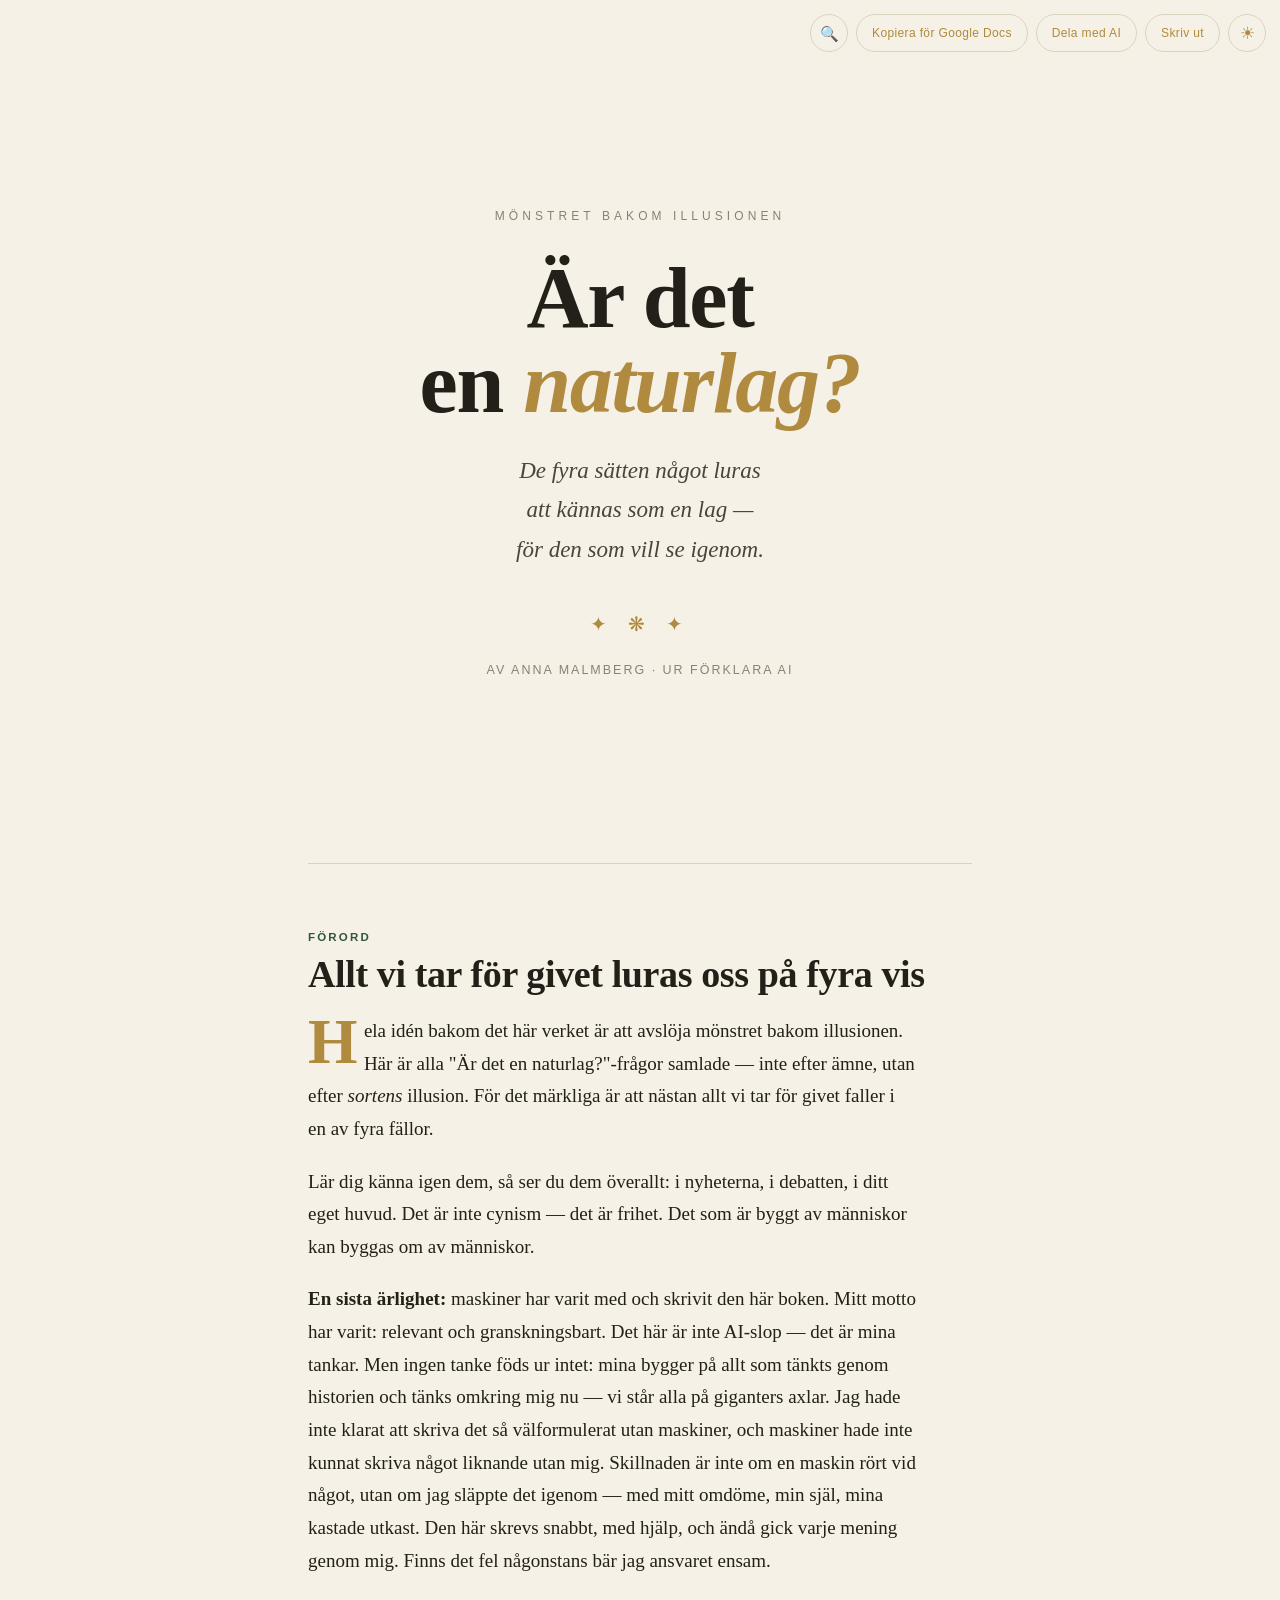
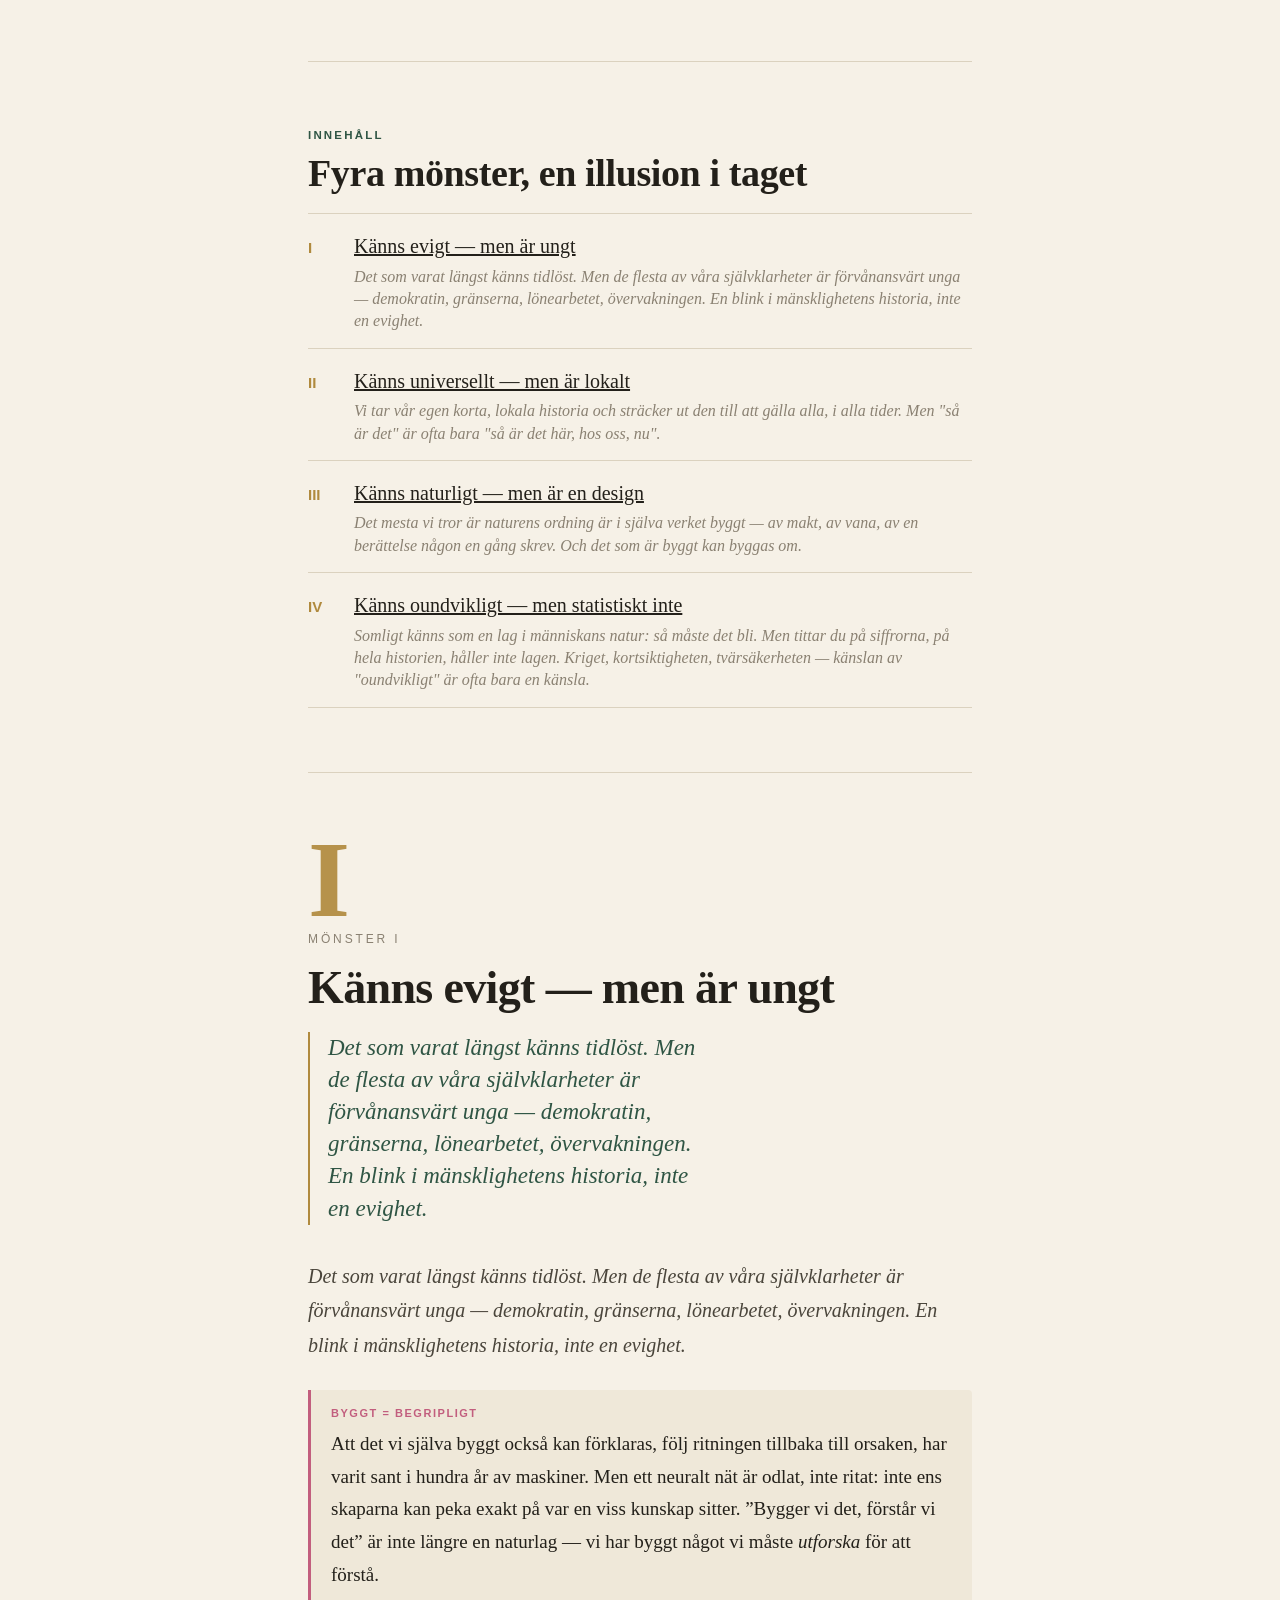
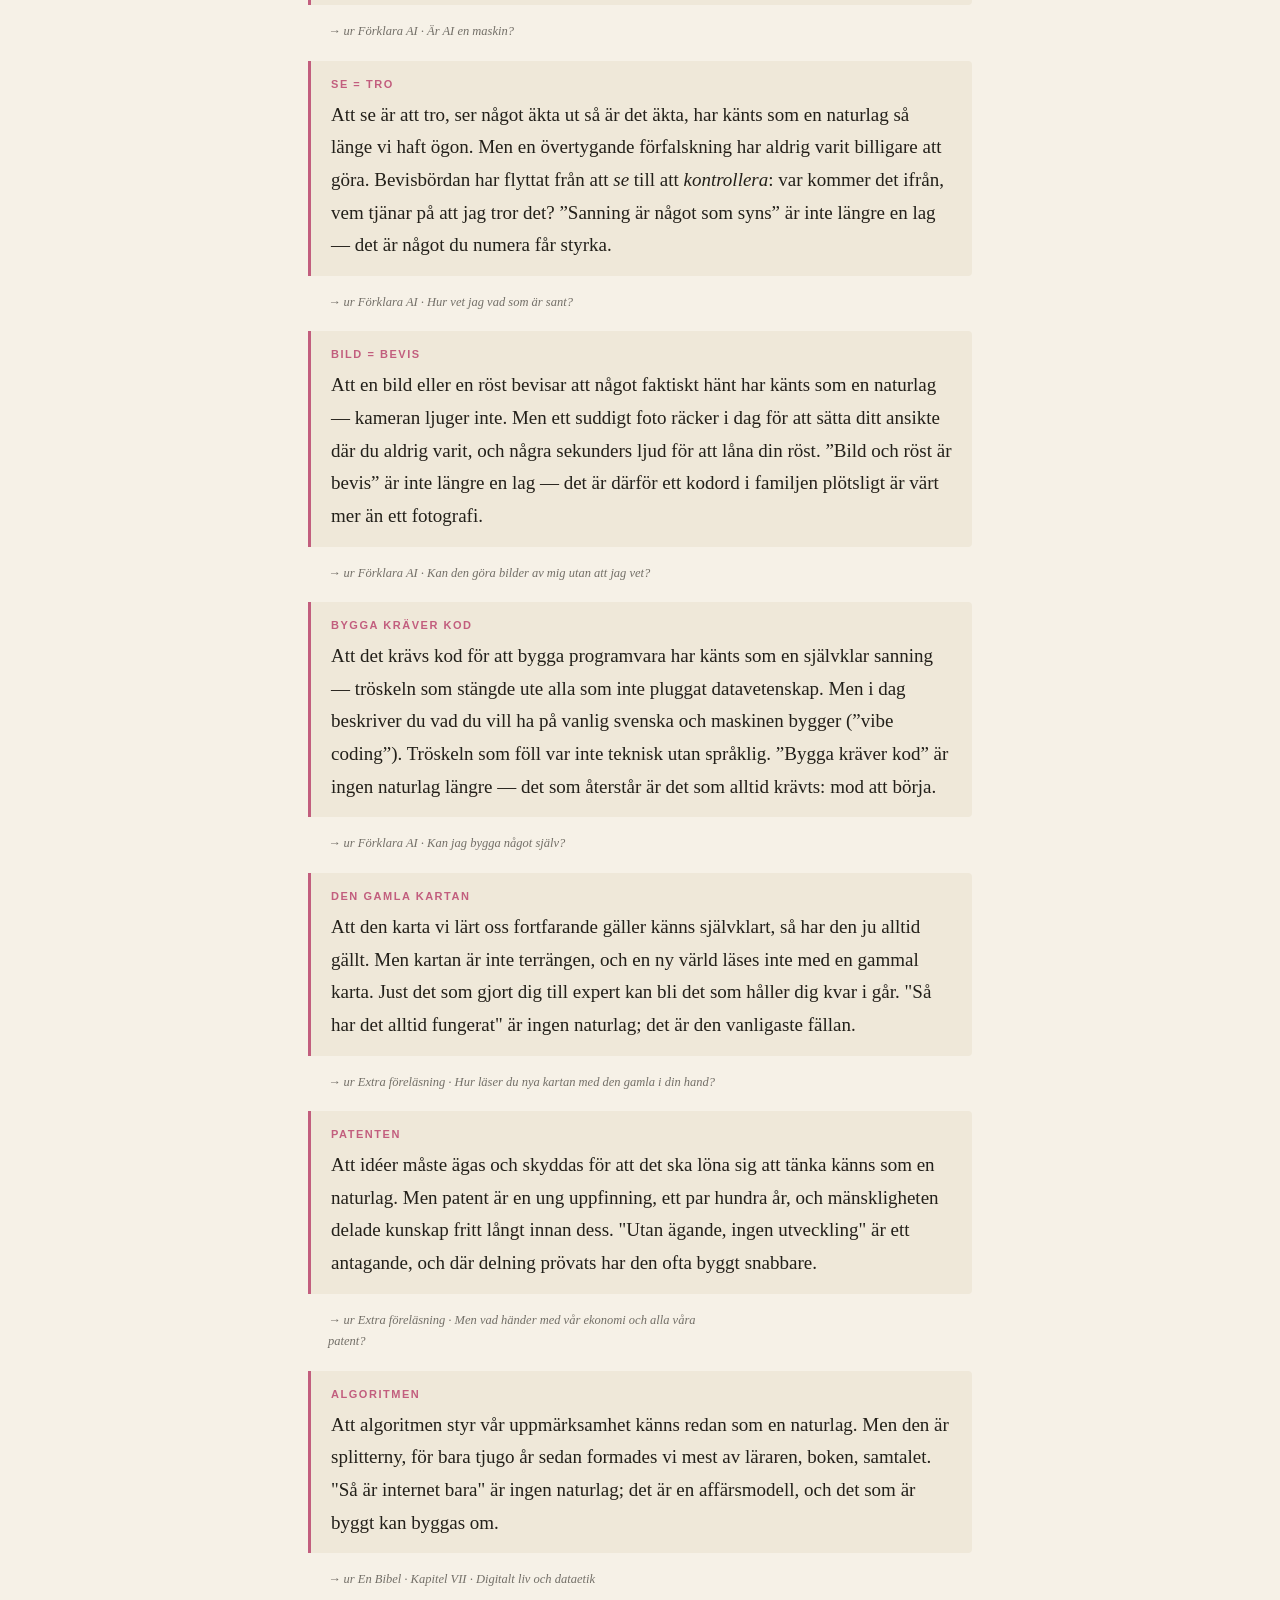
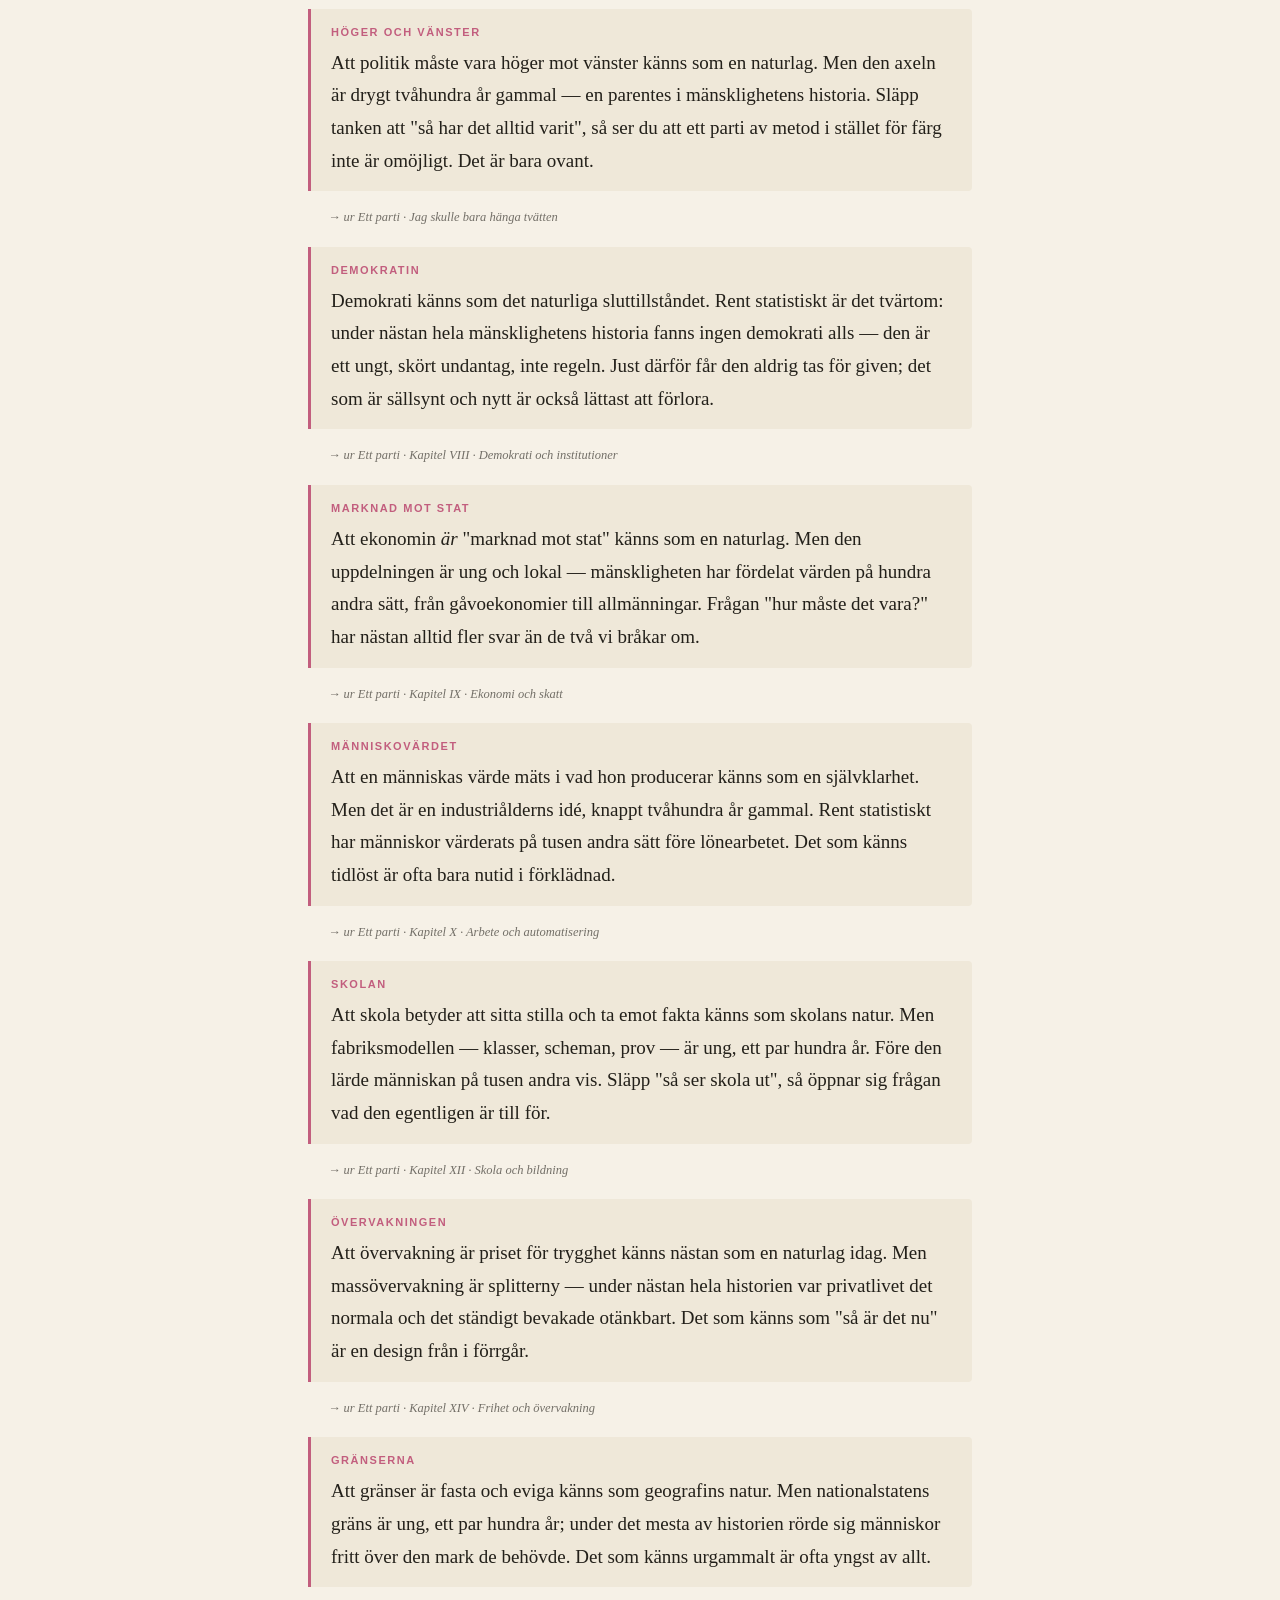
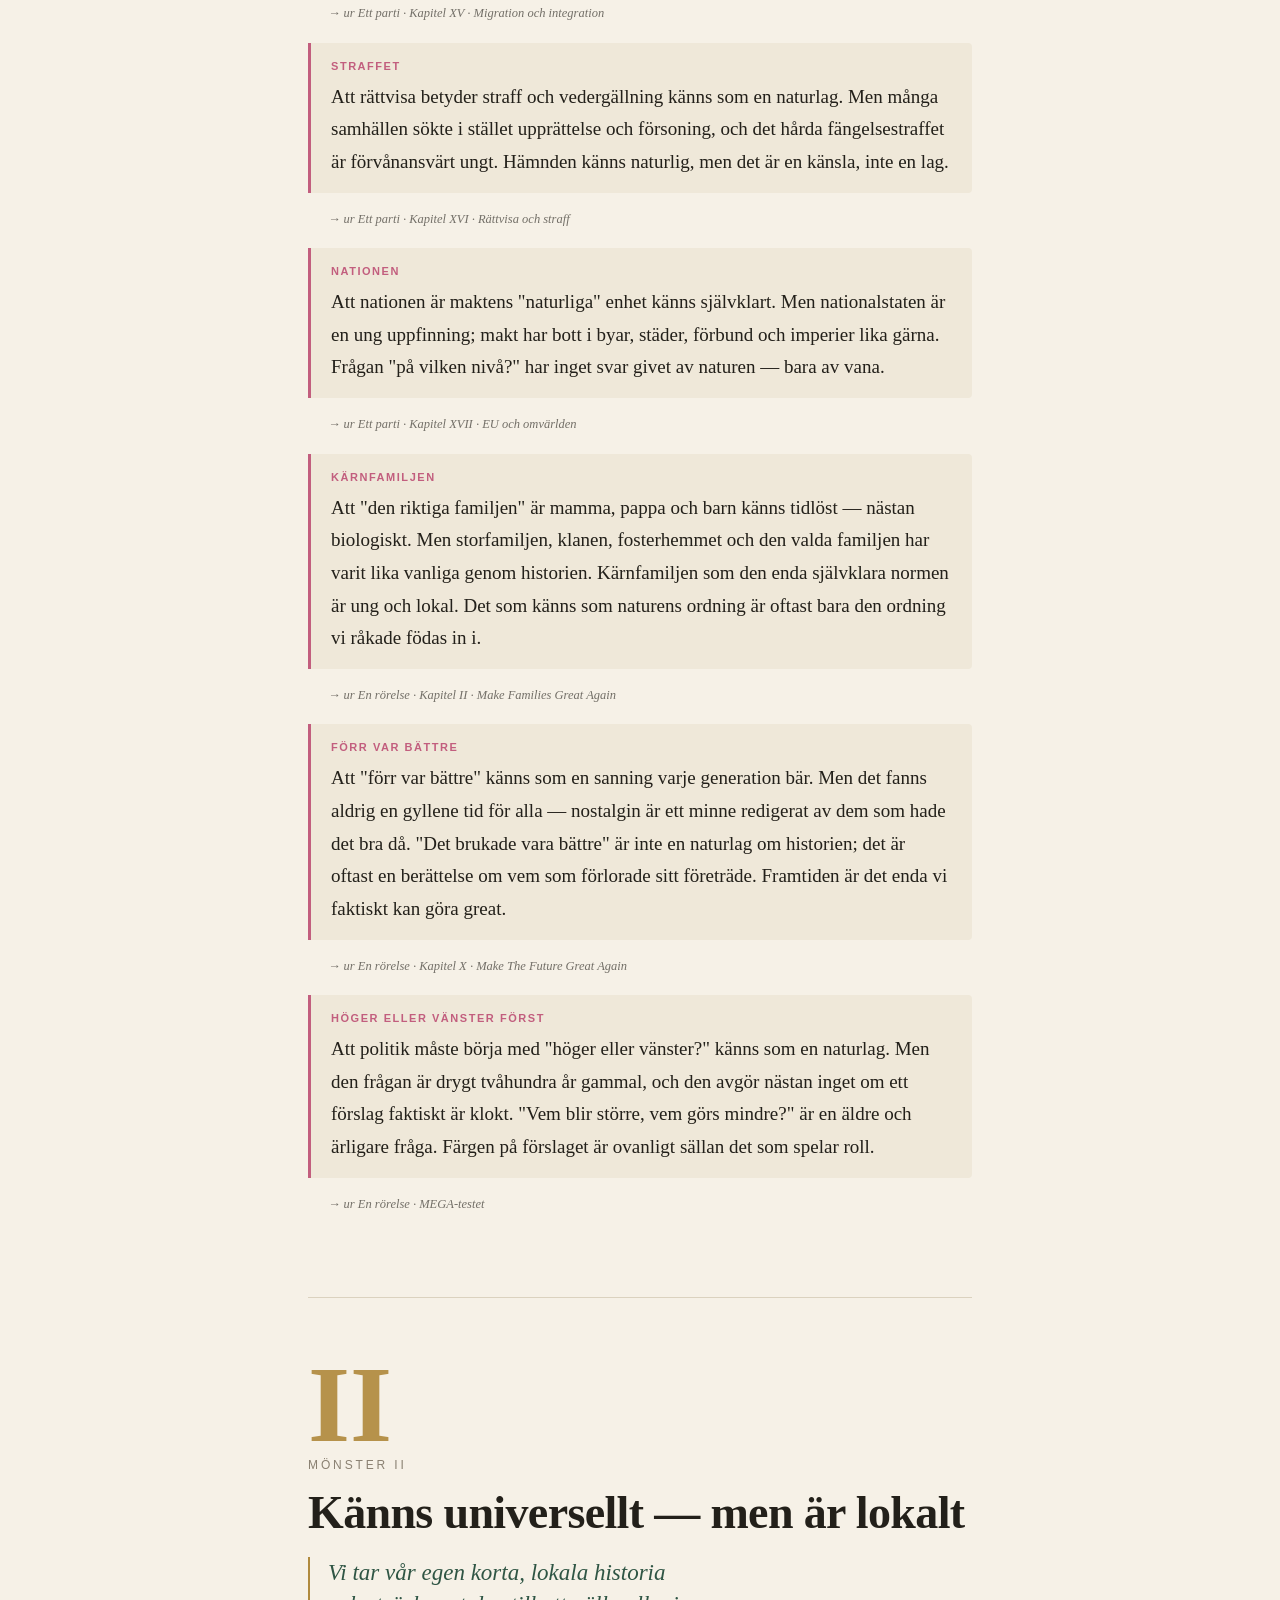
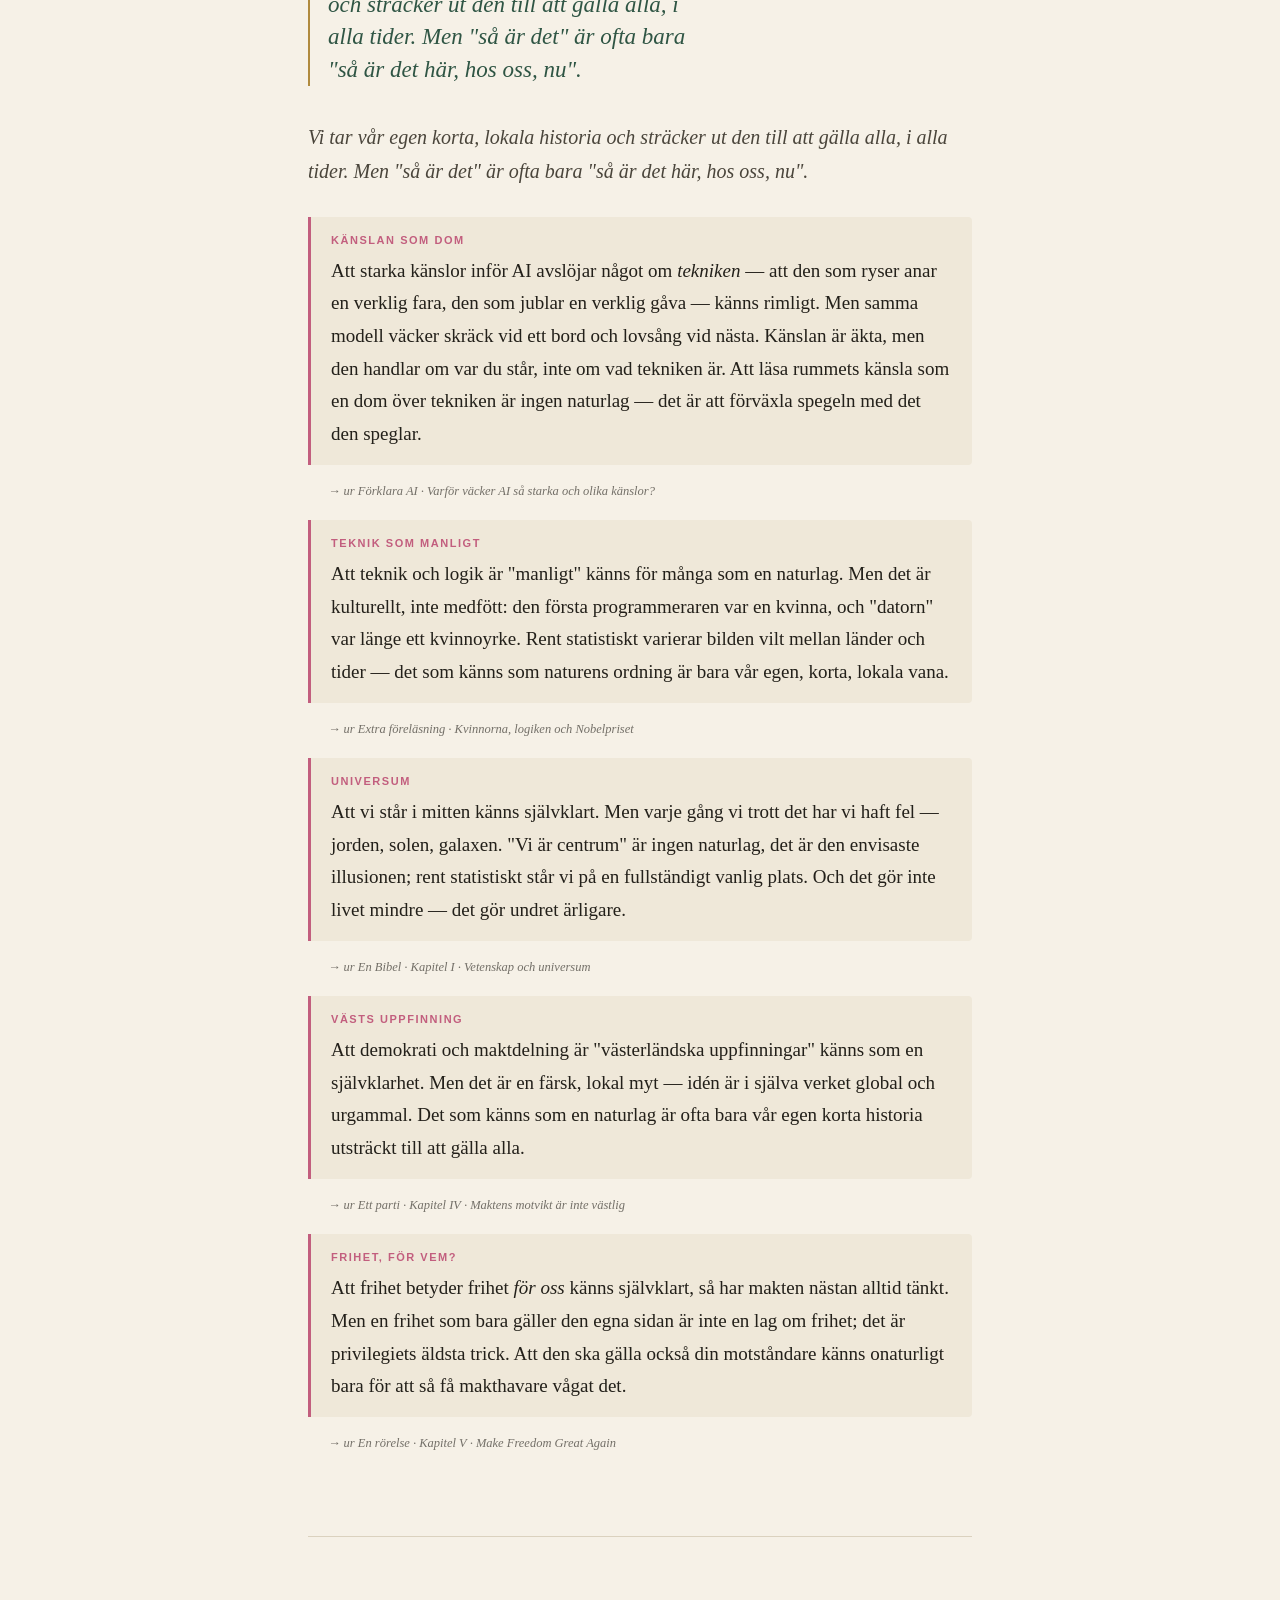
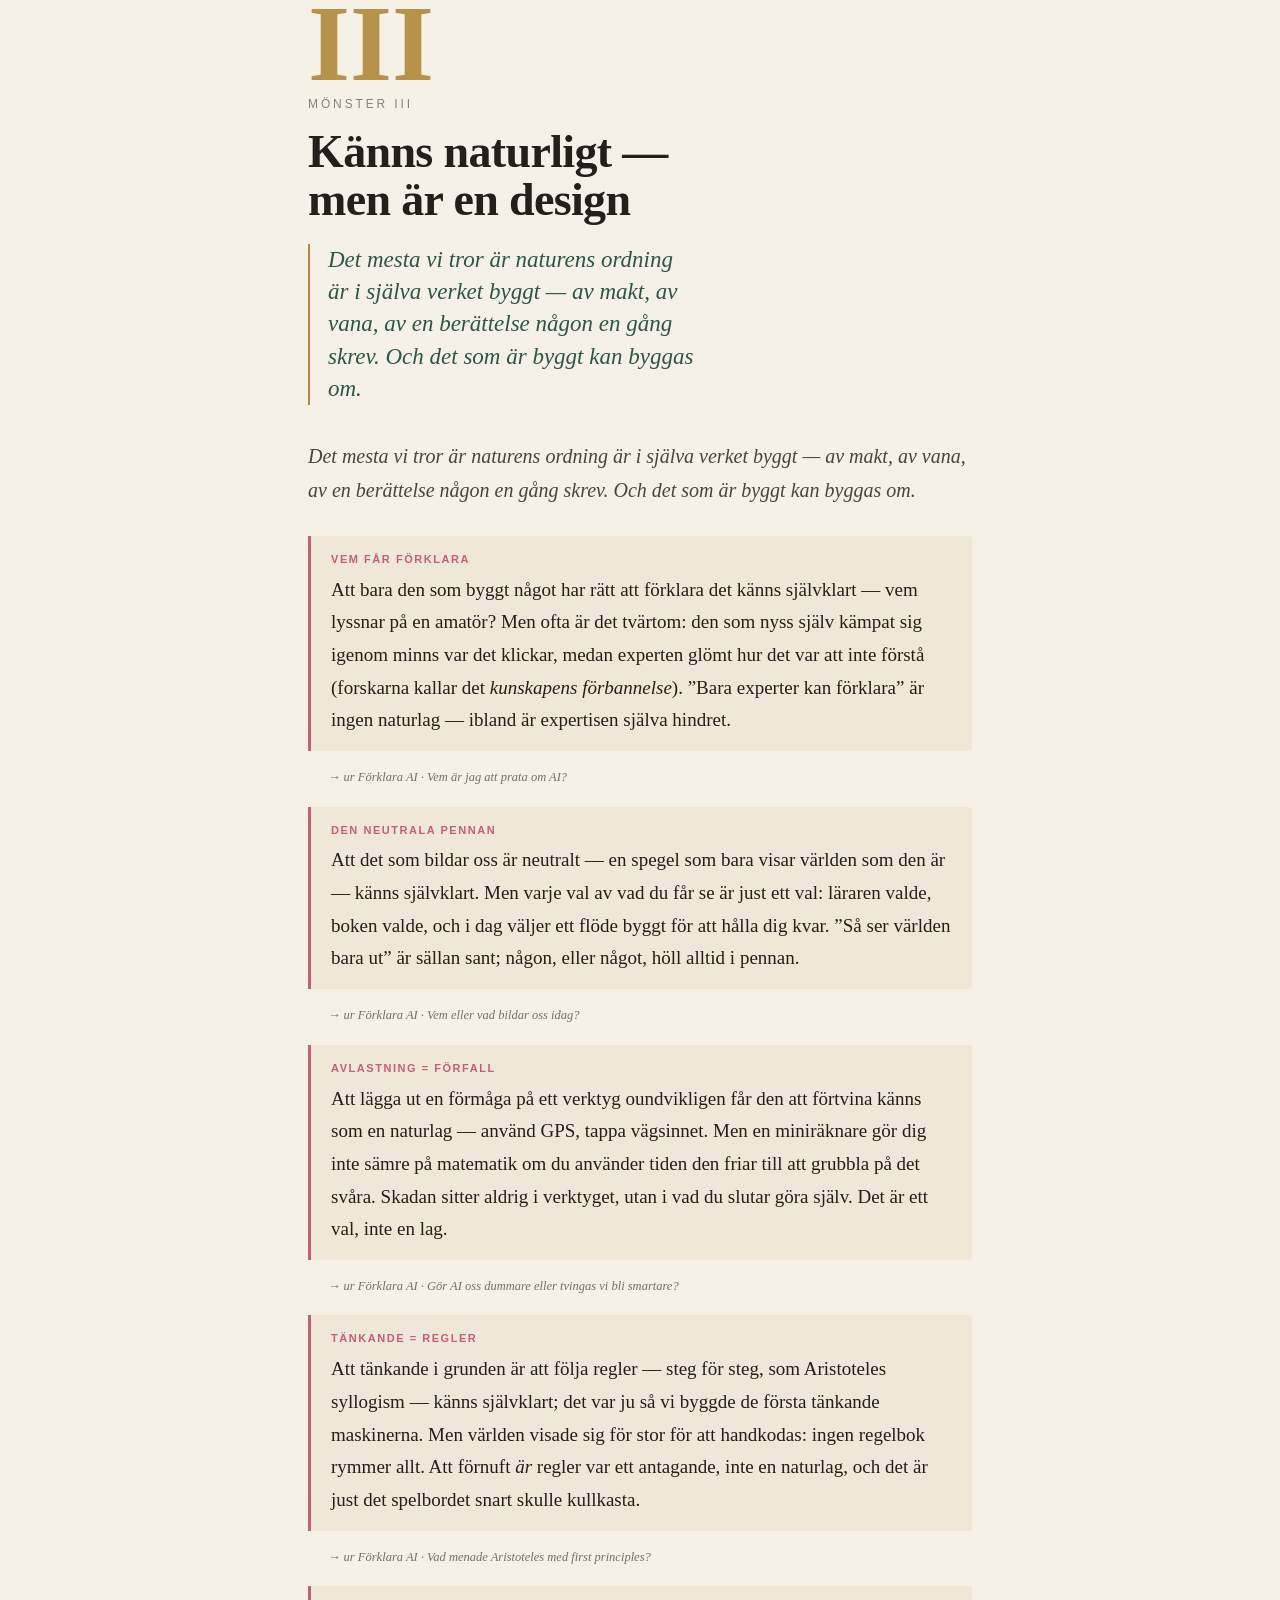
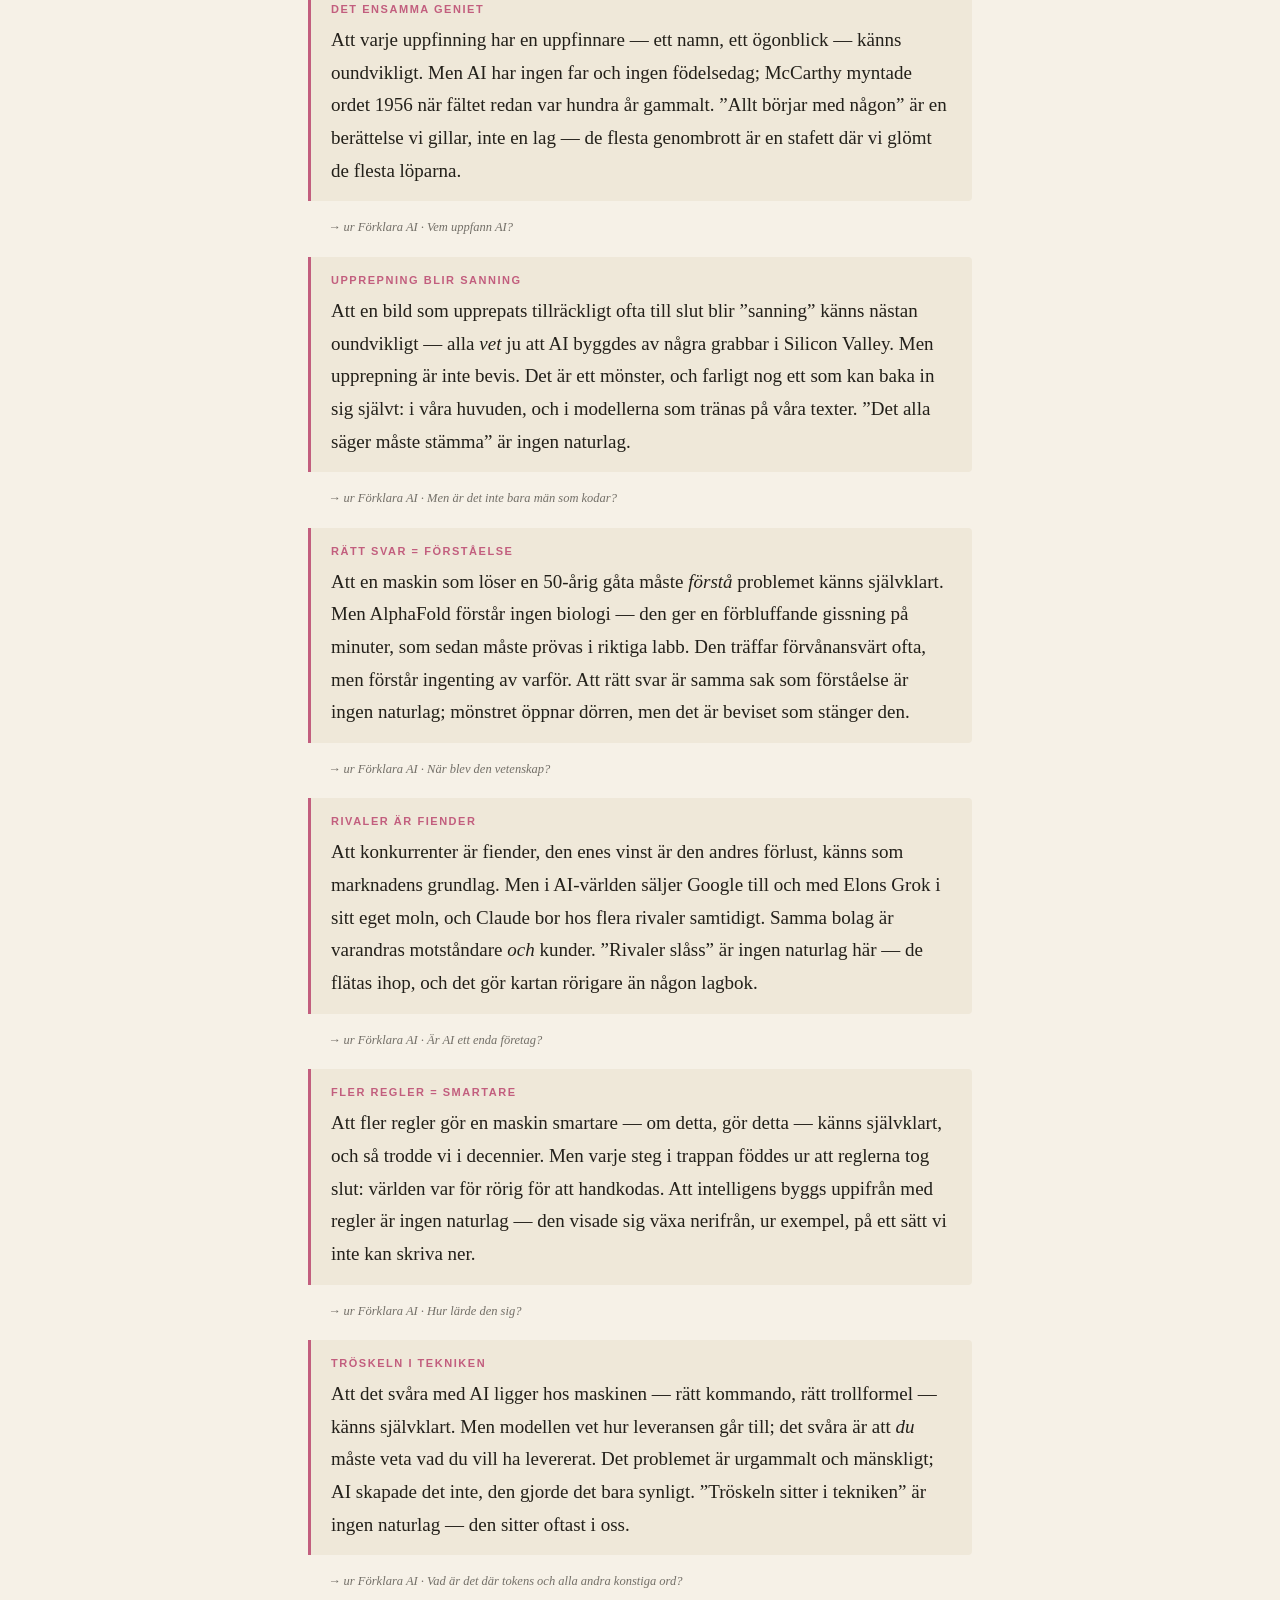
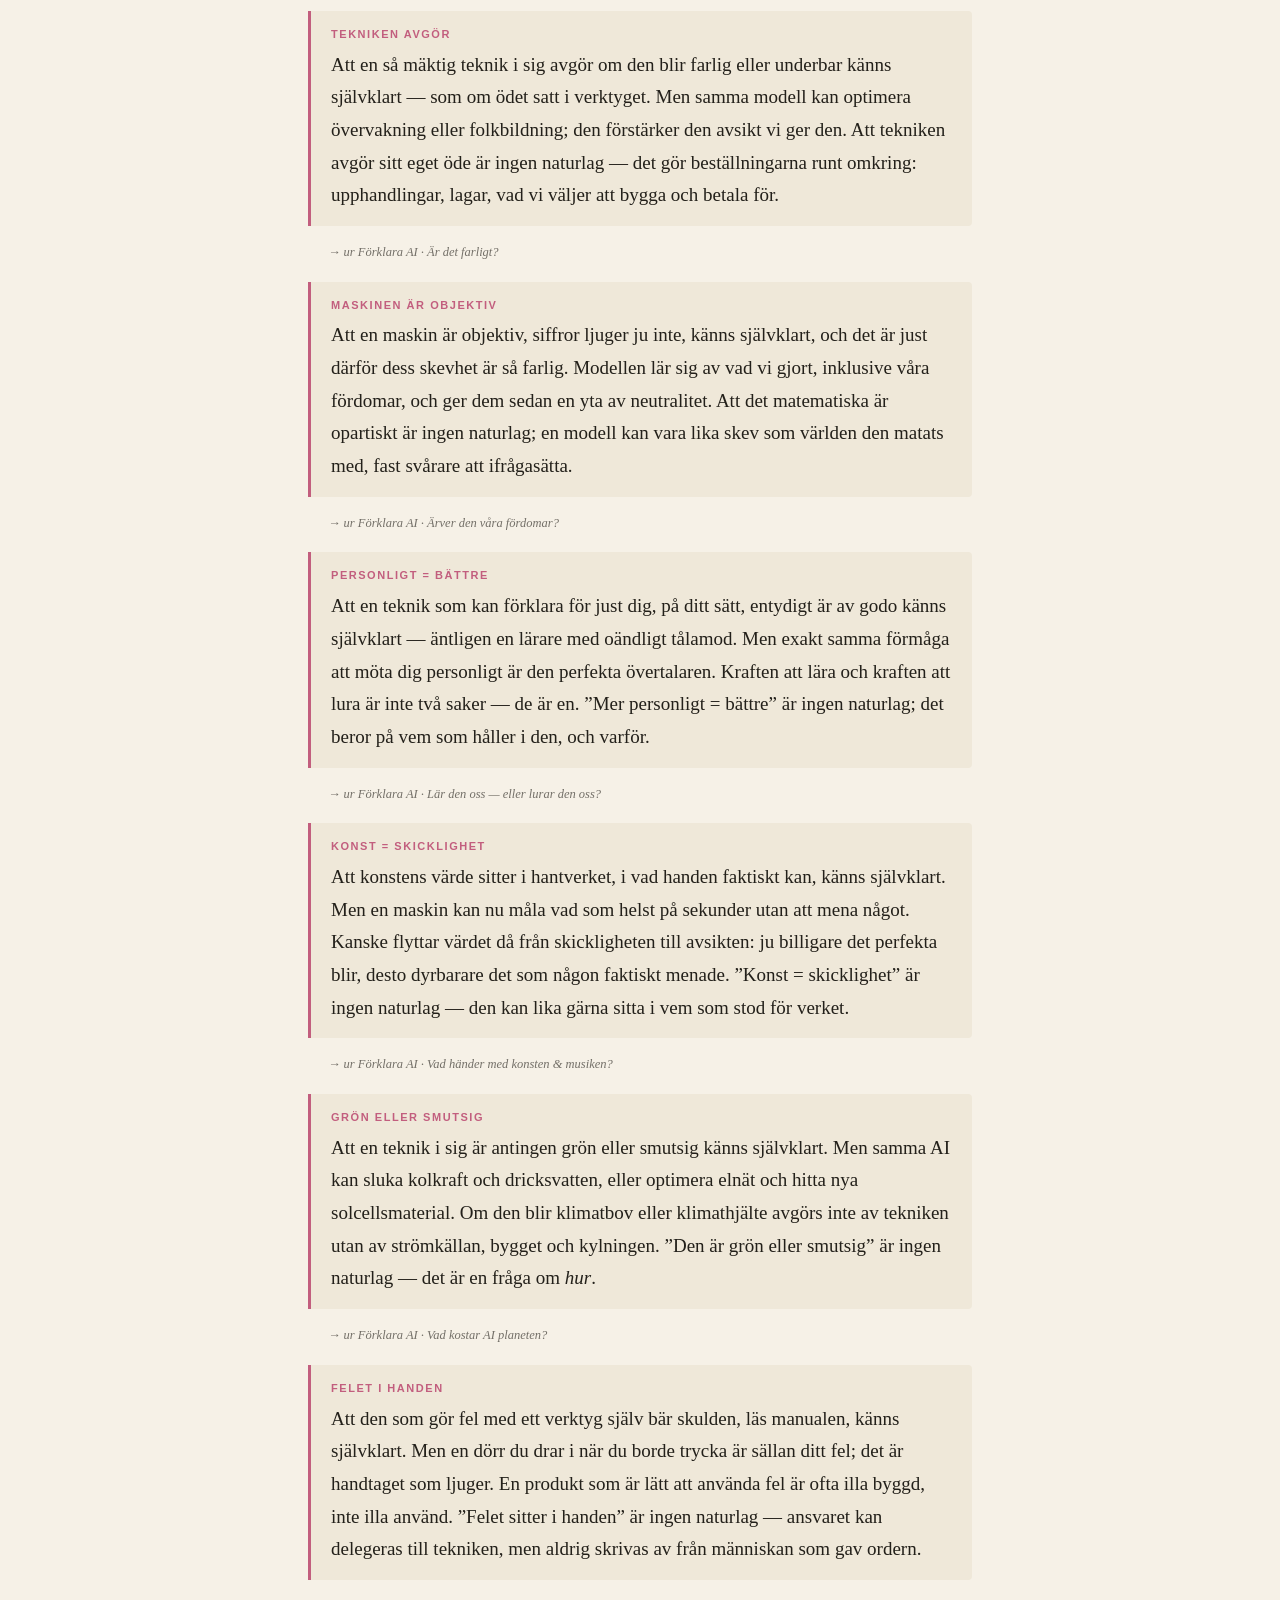
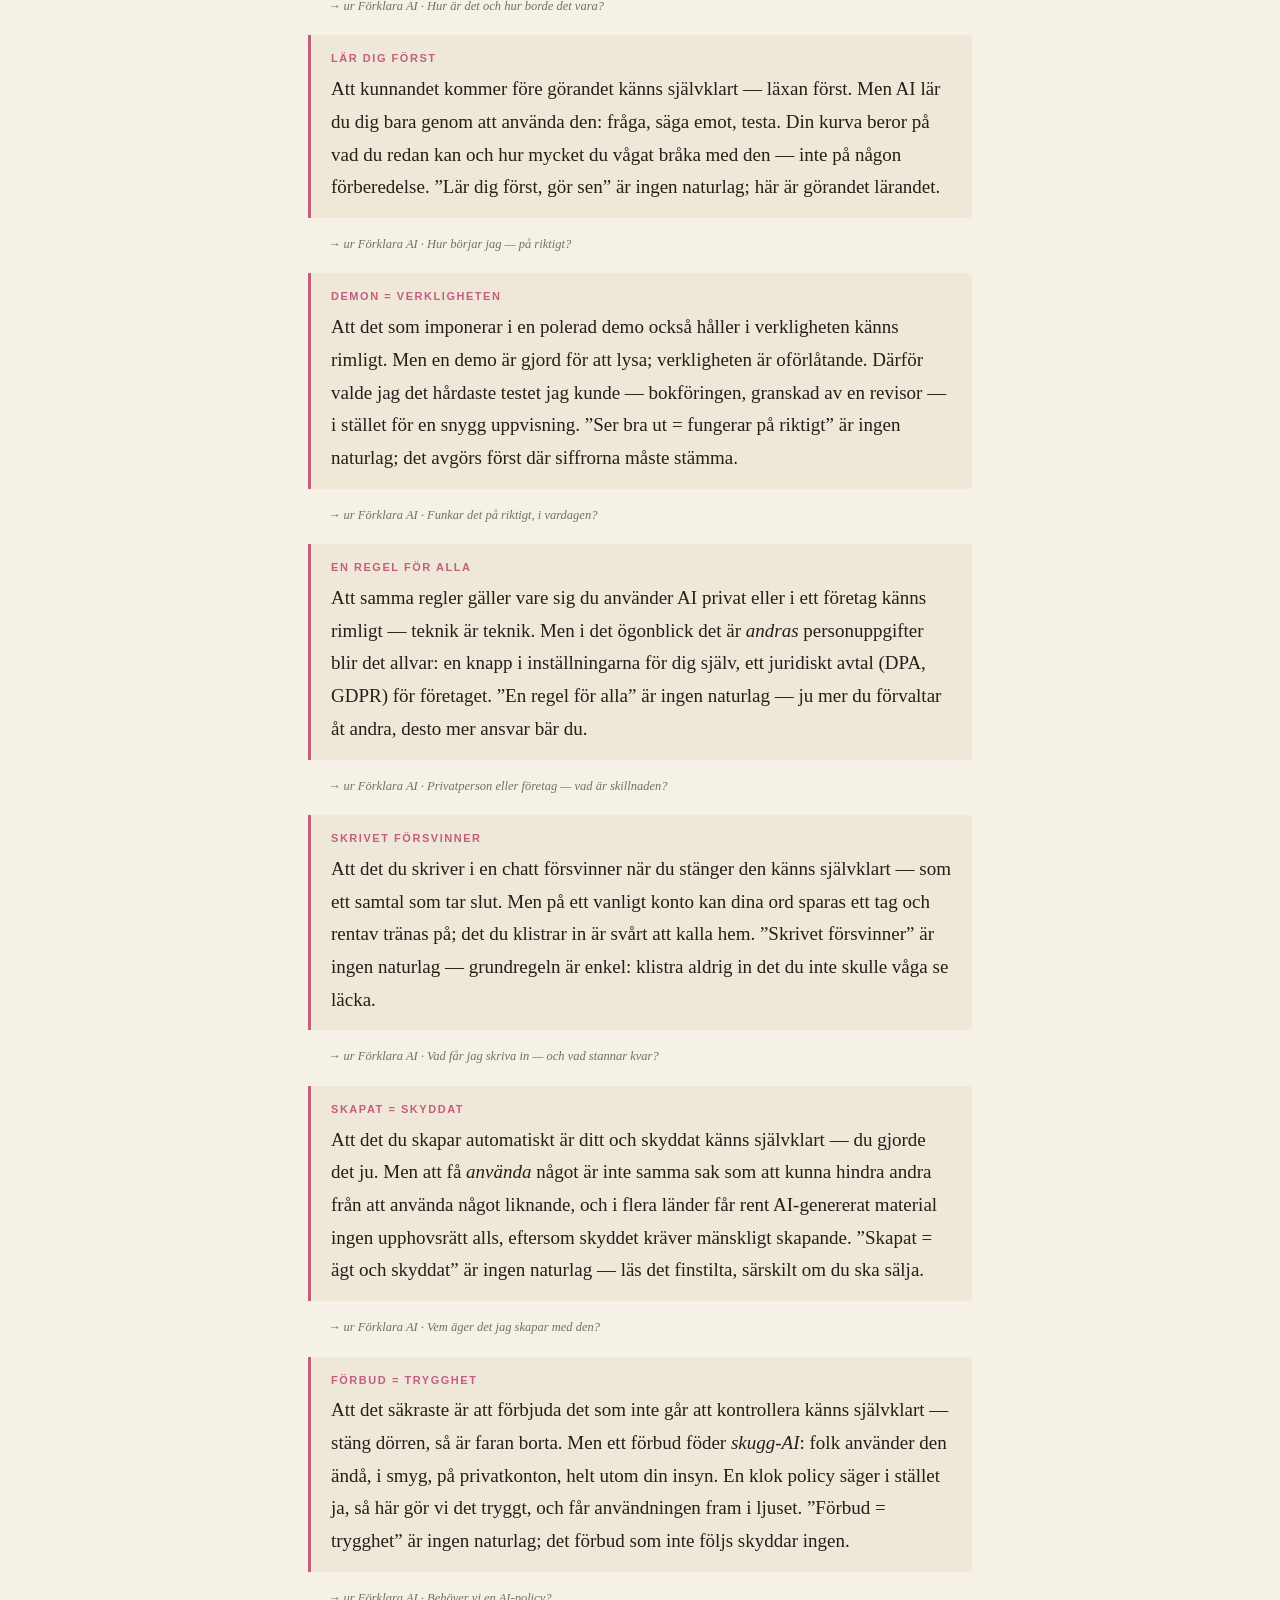
<file: naturlag.html>
<!doctype html>
<html lang="sv">
<head>
<meta charset="utf-8">
<meta http-equiv="Cache-Control" content="no-cache">
<meta http-equiv="Pragma" content="no-cache">
<meta name="viewport" content="width=device-width, initial-scale=1">
<meta name="color-scheme" content="light dark">
<script>
  // Tema: läs valet (delas med Förklara AI) eller följ systemet — sätt före rendering
  try {
    var _t = localStorage.getItem("forklara-ai:tema") || (matchMedia("(prefers-color-scheme:dark)").matches ? "dark" : "light");
    document.documentElement.dataset.theme = _t;
  } catch (e) {}
</script>
<meta name="description" content="Är det en naturlag? — de fyra sätten något luras att kännas som en lag, samlade. Av Anna Malmberg.">
<title>Är det en naturlag?</title>
<link rel="icon" type="image/svg+xml" href="favicon.svg">
<meta name="theme-color" content="#2D6A4F">
<link rel="apple-touch-icon" href="apple-touch-icon.png">
<meta name="apple-mobile-web-app-capable" content="yes">
<meta name="apple-mobile-web-app-title" content="Naturlag?">
<meta property="og:type" content="book">
<meta property="og:site_name" content="Förklara AI">
<meta property="og:locale" content="sv_SE">
<meta property="og:title" content="Är det en naturlag?">
<meta property="og:description" content="De fyra sätten något luras att kännas som en lag, samlade. Av Anna Malmberg.">
<meta property="og:url" content="https://annamalmberg2.github.io/forklara-ai/naturlag.html">
<meta property="og:image" content="https://annamalmberg2.github.io/forklara-ai/content/forklara-ai/bilder/Naturlag.png">
<meta property="og:image:width" content="1280">
<meta property="og:image:height" content="800">
<link rel="canonical" href="https://annamalmberg2.github.io/forklara-ai/naturlag.html">
<meta property="og:image:alt" content="Omslag: Är det en naturlag?">
<meta name="twitter:card" content="summary_large_image">
<meta name="twitter:title" content="Är det en naturlag?">
<meta name="twitter:description" content="De fyra sätten något luras att kännas som en lag, samlade. Av Anna Malmberg.">
<meta name="twitter:image" content="https://annamalmberg2.github.io/forklara-ai/content/forklara-ai/bilder/Naturlag.png">
<style>
  :root{
    --paper:#F6F1E7; --paper-2:#EFE8D9; --ink:#23201A; --ink-soft:#4A453B;
    --green:#2F5544; --green-soft:#3E6A55; --gold:#B08A3E; --gold-soft:#C6A25A;
    --taupe:#8A8172; --hair:#DBD2BF; --tint:#EBE6D6;
    --serif:"Iowan Old Style","Palatino Linotype","Book Antiqua",Palatino,"New York",Georgia,serif;
    --sans:-apple-system,BlinkMacSystemFont,"SF Pro Text","Avenir Next","Segoe UI",sans-serif;
    --measure:64ch;
  }
  @media (prefers-color-scheme:dark){
    :root{
      --paper:#1B1915; --paper-2:#232019; --ink:#ECE4D4; --ink-soft:#BDB4A2;
      --green:#7FB89C; --green-soft:#8FC7AB; --gold:#D3AE63; --gold-soft:#E0BE78;
      --taupe:#9C927E; --hair:#38342B; --tint:#26231C;
    }
  }
  :root[data-theme="light"]{
    --paper:#F6F1E7; --paper-2:#EFE8D9; --ink:#23201A; --ink-soft:#4A453B;
    --green:#2F5544; --green-soft:#3E6A55; --gold:#B08A3E; --gold-soft:#C6A25A;
    --taupe:#8A8172; --hair:#DBD2BF; --tint:#EBE6D6;
  }
  :root[data-theme="dark"]{
    --paper:#1B1915; --paper-2:#232019; --ink:#ECE4D4; --ink-soft:#BDB4A2;
    --green:#7FB89C; --green-soft:#8FC7AB; --gold:#D3AE63; --gold-soft:#E0BE78;
    --taupe:#9C927E; --hair:#38342B; --tint:#26231C;
  }
  *{box-sizing:border-box}
  body{margin:0;background:var(--paper);color:var(--ink);font-family:var(--serif);
    font-size:19px;line-height:1.72;-webkit-font-smoothing:antialiased;
    text-rendering:optimizeLegibility;}
  .wrap{max-width:720px;margin:0 auto;padding:0 28px;}
  p{margin:0 0 1.05em;max-width:var(--measure);}
  em{font-style:italic}
  strong{font-weight:600;color:var(--ink)}
  .label{font-family:var(--sans);font-size:11.5px;font-weight:600;letter-spacing:.19em;
    text-transform:uppercase;color:var(--green);margin:0 0 .55em;display:block;}
  a{color:var(--green);}

  /* ---- title page ---- */
  .title{min-height:96vh;display:flex;flex-direction:column;justify-content:center;
    padding:64px 0 40px;border-bottom:1px solid var(--hair);text-align:center;align-items:center;}
  .title .mark{font-family:var(--sans);font-size:12px;letter-spacing:.34em;text-transform:uppercase;
    color:var(--taupe);margin-bottom:30px;}
  .title h1{font-size:clamp(46px,10vw,86px);line-height:.98;margin:0;font-weight:600;
    letter-spacing:-.015em;text-wrap:balance;}
  .title h1 .em{color:var(--gold);font-style:italic;font-weight:600;}
  .title .sub{font-style:italic;font-size:clamp(18px,2.4vw,23px);color:var(--ink-soft);
    margin:26px auto 0;max-width:30ch;text-wrap:balance;}
  .rule-orn{margin:38px 0 8px;color:var(--gold);font-size:20px;letter-spacing:.4em;}
  .title .by{font-family:var(--sans);font-size:12.5px;letter-spacing:.16em;text-transform:uppercase;
    color:var(--taupe);margin-top:10px;}

  /* ---- generic section ---- */
  section{padding:64px 0;border-bottom:1px solid var(--hair);}
  section:last-of-type{border-bottom:none;}
  h2.h{font-size:clamp(27px,4.4vw,38px);line-height:1.1;margin:.1em 0 .5em;font-weight:600;
    letter-spacing:-.01em;text-wrap:balance;}
  .lead{font-size:20.5px;color:var(--ink-soft);}

  /* ---- foreword drop ---- */
  .foreword > p:first-of-type::first-letter,
  .tldr p::first-letter{
    font-family:var(--serif);float:left;font-size:3.35em;line-height:.72;
    padding:.06em .1em 0 0;color:var(--gold);font-weight:600;}

  /* ---- table of contents ---- */
  .toc ol{list-style:none;margin:0;padding:0;counter-reset:ch;}
  .toc li{display:flex;gap:20px;align-items:baseline;padding:15px 0;border-top:1px solid var(--hair);}
  .toc li:last-child{border-bottom:1px solid var(--hair);}
  .toc .n{font-family:var(--sans);font-variant-numeric:tabular-nums;color:var(--gold);
    font-weight:600;font-size:15px;min-width:26px;}
  .toc .t{font-size:20px;flex:1;}
  .toc .q{display:block;font-style:italic;font-size:16px;color:var(--taupe);margin-top:2px;line-height:1.4;}

  /* ---- chapter opener ---- */
  .opener{display:flex;flex-direction:column;align-items:flex-start;margin-bottom:34px;}
  .opener .num{font-family:var(--serif);font-size:clamp(58px,13vw,108px);line-height:.8;
    color:var(--gold);font-weight:600;opacity:.92;margin-bottom:6px;}
  .opener .kap{font-family:var(--sans);font-size:12px;letter-spacing:.24em;text-transform:uppercase;
    color:var(--taupe);margin-bottom:14px;}
  .opener h2{font-size:clamp(30px,5.4vw,46px);line-height:1.04;margin:0 0 20px;font-weight:600;
    letter-spacing:-.014em;text-wrap:balance;}
  .karn{font-style:italic;font-size:clamp(19px,2.5vw,23px);color:var(--green);line-height:1.4;
    padding-left:18px;border-left:2px solid var(--gold);max-width:34ch;}

  .block{margin:34px 0;}
  .tldr{background:var(--tint);border:1px solid var(--hair);border-radius:3px;
    padding:24px 26px;margin:30px 0 40px;}
  .tldr p{margin:0;max-width:none;}

  /* ---- perspektiv ---- */
  .persp{margin:34px 0;}
  .persp .row{padding:16px 0;border-top:1px solid var(--hair);display:grid;
    grid-template-columns:132px 1fr;gap:8px 24px;align-items:start;}
  .persp .row:last-child{border-bottom:1px solid var(--hair);}
  .persp .k{font-family:var(--sans);font-size:12px;font-weight:600;letter-spacing:.1em;
    text-transform:uppercase;color:var(--green);padding-top:.35em;}
  .persp .v{margin:0;max-width:none;}
  @media(max-width:560px){.persp .row{grid-template-columns:1fr;gap:3px;}.persp .k{padding-top:0;}}

  .refl{font-style:italic;font-size:21px;color:var(--ink);line-height:1.5;max-width:36ch;
    padding:4px 0;}
  .refl .label{font-style:normal;}

  /* ---- att ta med sig ---- */
  .keep{border-top:2px solid var(--gold);border-bottom:2px solid var(--gold);
    padding:22px 0;margin:38px 0 4px;text-align:center;}
  .keep .label{color:var(--gold);text-align:center;}
  .keep p{font-size:22px;font-style:italic;margin:0;max-width:none;color:var(--ink);
    text-wrap:balance;}

  .honest{background:var(--paper-2);border:1px solid var(--hair);border-radius:3px;
    padding:18px 22px;margin:28px 0;font-size:16.5px;color:var(--ink-soft);}
  .honest .label{color:var(--taupe);}

  /* ---- Utblick (grön aside i boken; blå "fönster" bor i verktyget/atlasen) ---- */
  .blick{background:var(--tint);border-left:3px solid var(--green);border-radius:0 4px 4px 0;
    padding:15px 22px;margin:26px 0;}
  .blick .label{color:var(--green);}
  .blick p{margin:0;font-size:16.5px;color:var(--ink-soft);line-height:1.72;max-width:none;}

  /* ---- efterord / colophon ---- */
  .efter{text-align:center;}
  .efter .rule-orn{margin:0 0 28px;}
  .compass{font-style:italic;color:var(--green);font-size:19px;line-height:1.85;
    max-width:42ch;margin:26px auto;}
  .colophon{font-family:var(--sans);font-size:13px;color:var(--taupe);line-height:1.7;
    max-width:52ch;margin:30px auto 0;letter-spacing:.01em;}

  @media (prefers-reduced-motion:no-preference){
    .fade{opacity:0;transform:translateY(8px);animation:rise .9s ease forwards;}
    @keyframes rise{to{opacity:1;transform:none;}}
  }
  .tema-vaxel{position:fixed;top:16px;right:18px;z-index:50;font-family:var(--sans);
    font-size:17px;line-height:1;width:38px;height:38px;border-radius:50%;
    border:1px solid var(--hair);background:var(--paper);color:var(--gold);cursor:pointer;}
  .tema-vaxel:hover{border-color:var(--gold);}
  .skriv-ut{position:fixed;top:16px;right:64px;z-index:50;font-family:var(--sans);font-size:12px;
    letter-spacing:.03em;height:38px;padding:0 15px;border-radius:19px;border:1px solid var(--hair);
    background:var(--paper);color:var(--gold);cursor:pointer;}
  .skriv-ut:hover{border-color:var(--gold);}
  @media print{.skriv-ut{display:none;}}
  .dela-ai{position:fixed;top:16px;right:152px;z-index:50;font-family:var(--sans);font-size:12px;
    letter-spacing:.03em;height:38px;padding:0 15px;border-radius:19px;border:1px solid var(--hair);
    background:var(--paper);color:var(--gold);cursor:pointer;}
  .dela-ai:hover{border-color:var(--gold);}
  @media print{.dela-ai{display:none;}}
  @media print{
    :root, :root[data-theme="light"], :root[data-theme="dark"]{
      --paper:#fff; --paper-2:#f6f2e9; --ink:#1b1712; --ink-soft:#3a352c;
      --green:#2f5544; --gold:#9c7a30; --taupe:#6f675a; --hair:#cfc6b2; --tint:#f2ede0;
    }
    *{-webkit-print-color-adjust:exact;print-color-adjust:exact;}
    .tema-vaxel{display:none;}
    body{font-size:11.5pt;background:#fff;}
    .wrap{max-width:none;padding:0 6mm;}
    .title{min-height:auto;padding:10mm 0 12mm;page-break-after:always;}
    section{padding:14px 0;}
    .opener,.opener .num,.opener h2,h2.h{page-break-after:avoid;}
    .tldr,.keep,.honest,.compass,.refl,.blick,.persp .row{page-break-inside:avoid;}
    a{color:var(--ink);text-decoration:none;}
  }

  /* ---- fördjupningar speglade i bokform (ur verktyget) ---- */
  .ford{margin-top:6px;}
  .ford .ingress{font-size:20px;font-style:italic;color:var(--ink-soft);margin:0 0 1.4em;max-width:none;}
  .ford .section{margin:0 0 1.5em;}
  .ford .section-head{display:flex;align-items:baseline;gap:12px;margin:0 0 .5em;flex-wrap:wrap;}
  .ford .section-head .num{font-family:var(--sans);font-size:12px;font-weight:700;color:var(--gold);
    border:1px solid var(--hair);border-radius:50%;width:24px;height:24px;display:inline-flex;
    align-items:center;justify-content:center;flex:none;}
  .ford .section-head .concept{font-family:var(--serif);font-size:21px;font-weight:600;color:var(--ink);}
  .ford .section-head .tag{font-family:var(--sans);font-size:10.5px;letter-spacing:.12em;text-transform:uppercase;color:var(--taupe);margin-left:auto;}
  .ford .body{color:var(--ink);max-width:none;}
  .ford .lost{background:var(--paper-2);border-left:3px solid var(--gold);border-radius:0 4px 4px 0;padding:14px 20px;margin:16px 0;}
  .ford .lost-label{font-family:var(--sans);font-size:11px;font-weight:700;letter-spacing:.14em;text-transform:uppercase;color:var(--gold);margin-bottom:5px;}
  .ford .lost-text{margin:0;}
  .ford .why{background:var(--tint);border-left:3px solid var(--green);border-radius:0 4px 4px 0;padding:14px 20px;margin:16px 0;}
  .ford .why-label{font-family:var(--sans);font-size:11px;font-weight:700;letter-spacing:.14em;text-transform:uppercase;color:var(--green);margin-bottom:5px;}
  .ford .why-text{margin:0;}
  .ford .insight{background:var(--tint);border-left:3px solid var(--green-soft);border-radius:0 4px 4px 0;padding:14px 20px;margin:16px 0;}
  .ford .insight-label{font-family:var(--sans);font-size:11px;font-weight:700;letter-spacing:.14em;text-transform:uppercase;color:var(--green);margin-bottom:5px;}
  .ford .insight-text{margin:0;}
  .ford .shield{background:var(--paper-2);border:1px solid var(--hair);border-radius:4px;padding:14px 20px;margin:16px 0;}
  .ford .shield-label{font-family:var(--sans);font-size:11px;font-weight:700;letter-spacing:.14em;text-transform:uppercase;color:var(--taupe);margin-bottom:5px;}
  .ford .shield-body{margin:0;color:var(--ink-soft);}
  .ford .utblick{background:var(--tint);border-left:3px solid var(--green);border-radius:0 4px 4px 0;padding:15px 22px;margin:22px 0;}
  .ford .utblick-label{font-family:var(--sans);font-size:11px;font-weight:700;letter-spacing:.14em;text-transform:uppercase;color:var(--green);margin-bottom:6px;}
  .ford .utblick-text{margin:0;color:var(--ink-soft);}
  .ford hr{border:none;border-top:1px solid var(--hair);margin:26px 0 16px;}
  .ford .extra-head{font-family:var(--sans);font-size:12px;font-weight:700;letter-spacing:.16em;text-transform:uppercase;color:var(--taupe);margin:0 0 10px;}
  .ford .extra-grid{display:grid;grid-template-columns:1fr 1fr;gap:12px 22px;margin:12px 0;}
  .ford .extra-name{font-family:var(--sans);font-size:12px;font-weight:600;letter-spacing:.03em;color:var(--green);margin-bottom:2px;}
  .ford .extra-desc{font-size:15px;color:var(--ink-soft);}
  .ford .future-box{background:var(--paper-2);border:1px solid var(--hair);border-radius:4px;padding:16px 20px;margin:22px 0 0;}
  .ford .future-head{font-family:var(--sans);font-size:11px;font-weight:700;letter-spacing:.14em;text-transform:uppercase;color:var(--gold);margin-bottom:6px;}
  .ford .future-body{margin:0;color:var(--ink-soft);}
  @media(max-width:560px){.ford .extra-grid{grid-template-columns:1fr;}.ford .section-head .tag{margin-left:0;width:100%;}}
  .ford .naturlag{background:var(--paper-2);border-left:3px solid #C25E7E;border-radius:0 4px 4px 0;padding:14px 20px;margin:16px 0;}
  .ford .naturlag-label{font-family:var(--sans);font-size:11px;font-weight:700;letter-spacing:.14em;text-transform:uppercase;color:#C25E7E;margin-bottom:5px;}
  .ford .naturlag-text{margin:0;}
  @media print{.ford .section,.ford .lost,.ford .why,.ford .insight,.ford .shield,.ford .utblick,.ford .future-box,.ford .naturlag,.ford .extra-grid{page-break-inside:avoid;}.ford hr{page-break-after:avoid;}}

  
  /* Utskrift: centrerad, balanserad boksida (tillagt 2026-09-04) */
  @media print{
    @page{ margin: 18mm 26mm; }
    .title{ min-height:80vh !important; }   /* omslag centrerat som En rörelse */
    html, body{ background:#fff !important; }
    .wrap{ max-width:none !important; margin:0 !important; padding:0 !important; }
    .wrap p, .ford .body, .ford .ingress, .ford .body p{ max-width:none !important; }
    img{ max-width:100% !important; }
  }
  .toc a{color:inherit;}
  .toc .t a:hover{color:var(--gold);}

  /* ---- knapprad + Kopiera för Google Docs ---- */
  .bok-knappar{position:fixed;top:14px;right:14px;z-index:60;display:flex;gap:8px;
    flex-wrap:wrap;justify-content:flex-end;max-width:calc(100% - 28px);}
  .bok-knappar button{position:static;top:auto;right:auto;}
  .kopiera-docs{font-family:var(--sans);font-size:12px;letter-spacing:.03em;height:38px;
    padding:0 15px;border-radius:19px;border:1px solid var(--hair);background:var(--paper);
    color:var(--gold);cursor:pointer;}
  .kopiera-docs:hover{border-color:var(--gold);}
  @media print{.bok-knappar{display:none;}}

  /* PRINT_PUTS: snyggare sidbrytningar i utskrift */
  @media print{
    .opener{page-break-inside:avoid;break-inside:avoid;}
    .toc{page-break-before:always;}
    .toc li{page-break-inside:avoid;break-inside:avoid;}
    .foreword,.efter,.colophon{page-break-inside:avoid;}
    .ford .section{page-break-inside:auto;}
  }
  .cc-licens{display:inline-block;margin-top:4px;}
  .cc-licens a{color:var(--gold);}
</style>
<body>
<div class="bok-knappar">
<button class="kopiera-docs" id="kopieradocs" title="Kopiera hela boken som rich text — klistra in i Google Docs eller Word">Kopiera för Google Docs</button>
<button class="dela-ai" id="delaai" title="Kopiera hela sidan som Markdown — klistra in i valfri AI">Dela med AI</button>
<button class="skriv-ut" id="skrivut" title="Skriv ut">Skriv ut</button>
<button class="tema-vaxel" id="tema" title="Ljust eller mörkt läge">☀</button>
</div>
<div class="wrap">

  <header class="title fade">
    <div class="mark">Mönstret bakom illusionen</div>
    <h1>Är det en&nbsp;<span class="em">naturlag?</span></h1>
    <div class="sub">De fyra sätten något luras att kännas som en lag — för den som vill se igenom.</div>
    <div class="rule-orn">✦ ❋ ✦</div>
    <div class="by">av Anna Malmberg · ur Förklara AI</div>
  </header>

  <section class="foreword">
    <span class="label">Förord</span>
    <h2 class="h">Allt vi tar för givet luras oss på fyra vis</h2>
    <p>Hela idén bakom det här verket är att avslöja mönstret bakom illusionen. Här är alla "Är det en naturlag?"-frågor samlade — inte efter ämne, utan efter <em>sortens</em> illusion. För det märkliga är att nästan allt vi tar för givet faller i en av fyra fällor.</p>
    <p>Lär dig känna igen dem, så ser du dem överallt: i nyheterna, i debatten, i ditt eget huvud. Det är inte cynism — det är frihet. Det som är byggt av människor kan byggas om av människor.</p>
    <p><strong>En sista ärlighet:</strong> maskiner har varit med och skrivit den här boken. Mitt motto har varit: relevant och granskningsbart. Det här är inte AI-slop — det är mina tankar. Men ingen tanke föds ur intet: mina bygger på allt som tänkts genom historien och tänks omkring mig nu — vi står alla på giganters axlar. Jag hade inte klarat att skriva det så välformulerat utan maskiner, och maskiner hade inte kunnat skriva något liknande utan mig. Skillnaden är inte om en maskin rört vid något, utan om jag släppte det igenom — med mitt omdöme, min själ, mina kastade utkast. Den här skrevs snabbt, med hjälp, och ändå gick varje mening genom mig. Finns det fel någonstans bär jag ansvaret ensam.</p>
  </section>

  <section class="toc">
    <span class="label">Innehåll</span>
    <h2 class="h">Fyra mönster, en illusion i taget</h2>
    <ol>
      <li><span class="n">I</span><span class="t"><a href="#kap-1">Känns evigt — men är ungt</a><span class="q">Det som varat längst känns tidlöst. Men de flesta av våra självklarheter är förvånansvärt unga — demokratin, gränserna, lönearbetet, övervakningen. En blink i mänsklighetens historia, inte en evighet.</span></span></li>
      <li><span class="n">II</span><span class="t"><a href="#kap-2">Känns universellt — men är lokalt</a><span class="q">Vi tar vår egen korta, lokala historia och sträcker ut den till att gälla alla, i alla tider. Men "så är det" är ofta bara "så är det här, hos oss, nu".</span></span></li>
      <li><span class="n">III</span><span class="t"><a href="#kap-3">Känns naturligt — men är en design</a><span class="q">Det mesta vi tror är naturens ordning är i själva verket byggt — av makt, av vana, av en berättelse någon en gång skrev. Och det som är byggt kan byggas om.</span></span></li>
      <li><span class="n">IV</span><span class="t"><a href="#kap-4">Känns oundvikligt — men statistiskt inte</a><span class="q">Somligt känns som en lag i människans natur: så måste det bli. Men tittar du på siffrorna, på hela historien, håller inte lagen. Kriget, kortsiktigheten, tvärsäkerheten — känslan av "oundvikligt" är ofta bara en känsla.</span></span></li>
    </ol>
  </section>

  <section id="kap-1">
    <div class="opener" data-rubrik="Mönster I – Känns evigt — men är ungt">
      <div class="num">I</div>
      <div class="kap">Mönster I</div>
      <h2>Känns evigt — men är ungt</h2>
      <div class="karn">Det som varat längst känns tidlöst. Men de flesta av våra självklarheter är förvånansvärt unga — demokratin, gränserna, lönearbetet, övervakningen. En blink i mänsklighetens historia, inte en evighet.</div>
    </div>
    <div class="ford">
<p class="ingress">Det som varat längst känns tidlöst. Men de flesta av våra självklarheter är förvånansvärt unga — demokratin, gränserna, lönearbetet, övervakningen. En blink i mänsklighetens historia, inte en evighet.</p>

<div class="naturlag"><div class="naturlag-label">Byggt = begripligt</div><div class="naturlag-text">Att det vi själva byggt också kan förklaras, följ ritningen tillbaka till orsaken, har varit sant i hundra år av maskiner. Men ett neuralt nät är odlat, inte ritat: inte ens skaparna kan peka exakt på var en viss kunskap sitter. &#8221;Bygger vi det, förstår vi det&#8221; är inte längre en naturlag — vi har byggt något vi måste <em>utforska</em> för att förstå.</div></div>
<p style="font-size:12.5px;margin:2px 0 18px 20px;opacity:.62;font-style:italic">→ ur Förklara AI · Är AI en maskin?</p>

<div class="naturlag"><div class="naturlag-label">Se = tro</div><div class="naturlag-text">Att se är att tro, ser något äkta ut så är det äkta, har känts som en naturlag så länge vi haft ögon. Men en övertygande förfalskning har aldrig varit billigare att göra. Bevisbördan har flyttat från att <em>se</em> till att <em>kontrollera</em>: var kommer det ifrån, vem tjänar på att jag tror det? &#8221;Sanning är något som syns&#8221; är inte längre en lag — det är något du numera får styrka.</div></div>
<p style="font-size:12.5px;margin:2px 0 18px 20px;opacity:.62;font-style:italic">→ ur Förklara AI · Hur vet jag vad som är sant?</p>

<div class="naturlag"><div class="naturlag-label">Bild = bevis</div><div class="naturlag-text">Att en bild eller en röst bevisar att något faktiskt hänt har känts som en naturlag — kameran ljuger inte. Men ett suddigt foto räcker i dag för att sätta ditt ansikte där du aldrig varit, och några sekunders ljud för att låna din röst. &#8221;Bild och röst är bevis&#8221; är inte längre en lag — det är därför ett kodord i familjen plötsligt är värt mer än ett fotografi.</div></div>
<p style="font-size:12.5px;margin:2px 0 18px 20px;opacity:.62;font-style:italic">→ ur Förklara AI · Kan den göra bilder av mig utan att jag vet?</p>

<div class="naturlag"><div class="naturlag-label">Bygga kräver kod</div><div class="naturlag-text">Att det krävs kod för att bygga programvara har känts som en självklar sanning — tröskeln som stängde ute alla som inte pluggat datavetenskap. Men i dag beskriver du vad du vill ha på vanlig svenska och maskinen bygger (&#8221;vibe coding&#8221;). Tröskeln som föll var inte teknisk utan språklig. &#8221;Bygga kräver kod&#8221; är ingen naturlag längre — det som återstår är det som alltid krävts: mod att börja.</div></div>
<p style="font-size:12.5px;margin:2px 0 18px 20px;opacity:.62;font-style:italic">→ ur Förklara AI · Kan jag bygga något själv?</p>

<div class="naturlag"><div class="naturlag-label">Den gamla kartan</div><div class="naturlag-text">Att den karta vi lärt oss fortfarande gäller känns självklart, så har den ju alltid gällt. Men kartan är inte terrängen, och en ny värld läses inte med en gammal karta. Just det som gjort dig till expert kan bli det som håller dig kvar i går. "Så har det alltid fungerat" är ingen naturlag; det är den vanligaste fällan.</div></div>
<p style="font-size:12.5px;margin:2px 0 18px 20px;opacity:.62;font-style:italic">→ ur Extra föreläsning · Hur läser du nya kartan med den gamla i din hand?</p>

<div class="naturlag"><div class="naturlag-label">Patenten</div><div class="naturlag-text">Att idéer måste ägas och skyddas för att det ska löna sig att tänka känns som en naturlag. Men patent är en ung uppfinning, ett par hundra år, och mänskligheten delade kunskap fritt långt innan dess. "Utan ägande, ingen utveckling" är ett antagande, och där delning prövats har den ofta byggt snabbare.</div></div>
<p style="font-size:12.5px;margin:2px 0 18px 20px;opacity:.62;font-style:italic">→ ur Extra föreläsning · Men vad händer med vår ekonomi och alla våra patent?</p>

<div class="naturlag"><div class="naturlag-label">Algoritmen</div><div class="naturlag-text">Att algoritmen styr vår uppmärksamhet känns redan som en naturlag. Men den är splitterny, för bara tjugo år sedan formades vi mest av läraren, boken, samtalet. "Så är internet bara" är ingen naturlag; det är en affärsmodell, och det som är byggt kan byggas om.</div></div>
<p style="font-size:12.5px;margin:2px 0 18px 20px;opacity:.62;font-style:italic">→ ur En Bibel · Kapitel VII · Digitalt liv och dataetik</p>

<div class="naturlag"><div class="naturlag-label">Höger och vänster</div><div class="naturlag-text">Att politik måste vara höger mot vänster känns som en naturlag. Men den axeln är drygt tvåhundra år gammal — en parentes i mänsklighetens historia. Släpp tanken att "så har det alltid varit", så ser du att ett parti av metod i stället för färg inte är omöjligt. Det är bara ovant.</div></div>
<p style="font-size:12.5px;margin:2px 0 18px 20px;opacity:.62;font-style:italic">→ ur Ett parti · Jag skulle bara hänga tvätten</p>

<div class="naturlag"><div class="naturlag-label">Demokratin</div><div class="naturlag-text">Demokrati känns som det naturliga sluttillståndet. Rent statistiskt är det tvärtom: under nästan hela mänsklighetens historia fanns ingen demokrati alls — den är ett ungt, skört undantag, inte regeln. Just därför får den aldrig tas för given; det som är sällsynt och nytt är också lättast att förlora.</div></div>
<p style="font-size:12.5px;margin:2px 0 18px 20px;opacity:.62;font-style:italic">→ ur Ett parti · Kapitel VIII · Demokrati och institutioner</p>

<div class="naturlag"><div class="naturlag-label">Marknad mot stat</div><div class="naturlag-text">Att ekonomin <em>är</em> "marknad mot stat" känns som en naturlag. Men den uppdelningen är ung och lokal — mänskligheten har fördelat värden på hundra andra sätt, från gåvoekonomier till allmänningar. Frågan "hur måste det vara?" har nästan alltid fler svar än de två vi bråkar om.</div></div>
<p style="font-size:12.5px;margin:2px 0 18px 20px;opacity:.62;font-style:italic">→ ur Ett parti · Kapitel IX · Ekonomi och skatt</p>

<div class="naturlag"><div class="naturlag-label">Människovärdet</div><div class="naturlag-text">Att en människas värde mäts i vad hon producerar känns som en självklarhet. Men det är en industriålderns idé, knappt tvåhundra år gammal. Rent statistiskt har människor värderats på tusen andra sätt före lönearbetet. Det som känns tidlöst är ofta bara nutid i förklädnad.</div></div>
<p style="font-size:12.5px;margin:2px 0 18px 20px;opacity:.62;font-style:italic">→ ur Ett parti · Kapitel X · Arbete och automatisering</p>

<div class="naturlag"><div class="naturlag-label">Skolan</div><div class="naturlag-text">Att skola betyder att sitta stilla och ta emot fakta känns som skolans natur. Men fabriksmodellen — klasser, scheman, prov — är ung, ett par hundra år. Före den lärde människan på tusen andra vis. Släpp "så ser skola ut", så öppnar sig frågan vad den egentligen är till för.</div></div>
<p style="font-size:12.5px;margin:2px 0 18px 20px;opacity:.62;font-style:italic">→ ur Ett parti · Kapitel XII · Skola och bildning</p>

<div class="naturlag"><div class="naturlag-label">Övervakningen</div><div class="naturlag-text">Att övervakning är priset för trygghet känns nästan som en naturlag idag. Men massövervakning är splitterny — under nästan hela historien var privatlivet det normala och det ständigt bevakade otänkbart. Det som känns som "så är det nu" är en design från i förrgår.</div></div>
<p style="font-size:12.5px;margin:2px 0 18px 20px;opacity:.62;font-style:italic">→ ur Ett parti · Kapitel XIV · Frihet och övervakning</p>

<div class="naturlag"><div class="naturlag-label">Gränserna</div><div class="naturlag-text">Att gränser är fasta och eviga känns som geografins natur. Men nationalstatens gräns är ung, ett par hundra år; under det mesta av historien rörde sig människor fritt över den mark de behövde. Det som känns urgammalt är ofta yngst av allt.</div></div>
<p style="font-size:12.5px;margin:2px 0 18px 20px;opacity:.62;font-style:italic">→ ur Ett parti · Kapitel XV · Migration och integration</p>

<div class="naturlag"><div class="naturlag-label">Straffet</div><div class="naturlag-text">Att rättvisa betyder straff och vedergällning känns som en naturlag. Men många samhällen sökte i stället upprättelse och försoning, och det hårda fängelsestraffet är förvånansvärt ungt. Hämnden känns naturlig, men det är en känsla, inte en lag.</div></div>
<p style="font-size:12.5px;margin:2px 0 18px 20px;opacity:.62;font-style:italic">→ ur Ett parti · Kapitel XVI · Rättvisa och straff</p>

<div class="naturlag"><div class="naturlag-label">Nationen</div><div class="naturlag-text">Att nationen är maktens "naturliga" enhet känns självklart. Men nationalstaten är en ung uppfinning; makt har bott i byar, städer, förbund och imperier lika gärna. Frågan "på vilken nivå?" har inget svar givet av naturen — bara av vana.</div></div>
<p style="font-size:12.5px;margin:2px 0 18px 20px;opacity:.62;font-style:italic">→ ur Ett parti · Kapitel XVII · EU och omvärlden</p>

<div class="naturlag"><div class="naturlag-label">Kärnfamiljen</div><div class="naturlag-text">Att "den riktiga familjen" är mamma, pappa och barn känns tidlöst — nästan biologiskt. Men storfamiljen, klanen, fosterhemmet och den valda familjen har varit lika vanliga genom historien. Kärnfamiljen som den enda självklara normen är ung och lokal. Det som känns som naturens ordning är oftast bara den ordning vi råkade födas in i.</div></div>
<p style="font-size:12.5px;margin:2px 0 18px 20px;opacity:.62;font-style:italic">→ ur En rörelse · Kapitel II · Make Families Great Again</p>

<div class="naturlag"><div class="naturlag-label">Förr var bättre</div><div class="naturlag-text">Att "förr var bättre" känns som en sanning varje generation bär. Men det fanns aldrig en gyllene tid för alla — nostalgin är ett minne redigerat av dem som hade det bra då. "Det brukade vara bättre" är inte en naturlag om historien; det är oftast en berättelse om vem som förlorade sitt företräde. Framtiden är det enda vi faktiskt kan göra great.</div></div>
<p style="font-size:12.5px;margin:2px 0 18px 20px;opacity:.62;font-style:italic">→ ur En rörelse · Kapitel X · Make The Future Great Again</p>

<div class="naturlag"><div class="naturlag-label">Höger eller vänster först</div><div class="naturlag-text">Att politik måste börja med "höger eller vänster?" känns som en naturlag. Men den frågan är drygt tvåhundra år gammal, och den avgör nästan inget om ett förslag faktiskt är klokt. "Vem blir större, vem görs mindre?" är en äldre och ärligare fråga. Färgen på förslaget är ovanligt sällan det som spelar roll.</div></div>
<p style="font-size:12.5px;margin:2px 0 18px 20px;opacity:.62;font-style:italic">→ ur En rörelse · MEGA-testet</p>
    </div>
  </section>

  <section id="kap-2">
    <div class="opener" data-rubrik="Mönster II – Känns universellt — men är lokalt">
      <div class="num">II</div>
      <div class="kap">Mönster II</div>
      <h2>Känns universellt — men är lokalt</h2>
      <div class="karn">Vi tar vår egen korta, lokala historia och sträcker ut den till att gälla alla, i alla tider. Men "så är det" är ofta bara "så är det här, hos oss, nu".</div>
    </div>
    <div class="ford">
<p class="ingress">Vi tar vår egen korta, lokala historia och sträcker ut den till att gälla alla, i alla tider. Men "så är det" är ofta bara "så är det här, hos oss, nu".</p>

<div class="naturlag"><div class="naturlag-label">Känslan som dom</div><div class="naturlag-text">Att starka känslor inför AI avslöjar något om <em>tekniken</em> — att den som ryser anar en verklig fara, den som jublar en verklig gåva — känns rimligt. Men samma modell väcker skräck vid ett bord och lovsång vid nästa. Känslan är äkta, men den handlar om var du står, inte om vad tekniken är. Att läsa rummets känsla som en dom över tekniken är ingen naturlag — det är att förväxla spegeln med det den speglar.</div></div>
<p style="font-size:12.5px;margin:2px 0 18px 20px;opacity:.62;font-style:italic">→ ur Förklara AI · Varför väcker AI så starka och olika känslor?</p>

<div class="naturlag"><div class="naturlag-label">Teknik som manligt</div><div class="naturlag-text">Att teknik och logik är "manligt" känns för många som en naturlag. Men det är kulturellt, inte medfött: den första programmeraren var en kvinna, och "datorn" var länge ett kvinnoyrke. Rent statistiskt varierar bilden vilt mellan länder och tider — det som känns som naturens ordning är bara vår egen, korta, lokala vana.</div></div>
<p style="font-size:12.5px;margin:2px 0 18px 20px;opacity:.62;font-style:italic">→ ur Extra föreläsning · Kvinnorna, logiken och Nobelpriset</p>

<div class="naturlag"><div class="naturlag-label">Universum</div><div class="naturlag-text">Att vi står i mitten känns självklart. Men varje gång vi trott det har vi haft fel — jorden, solen, galaxen. "Vi är centrum" är ingen naturlag, det är den envisaste illusionen; rent statistiskt står vi på en fullständigt vanlig plats. Och det gör inte livet mindre — det gör undret ärligare.</div></div>
<p style="font-size:12.5px;margin:2px 0 18px 20px;opacity:.62;font-style:italic">→ ur En Bibel · Kapitel I · Vetenskap och universum</p>

<div class="naturlag"><div class="naturlag-label">Västs uppfinning</div><div class="naturlag-text">Att demokrati och maktdelning är "västerländska uppfinningar" känns som en självklarhet. Men det är en färsk, lokal myt — idén är i själva verket global och urgammal. Det som känns som en naturlag är ofta bara vår egen korta historia utsträckt till att gälla alla.</div></div>
<p style="font-size:12.5px;margin:2px 0 18px 20px;opacity:.62;font-style:italic">→ ur Ett parti · Kapitel IV · Maktens motvikt är inte västlig</p>

<div class="naturlag"><div class="naturlag-label">Frihet, för vem?</div><div class="naturlag-text">Att frihet betyder frihet <em>för oss</em> känns självklart, så har makten nästan alltid tänkt. Men en frihet som bara gäller den egna sidan är inte en lag om frihet; det är privilegiets äldsta trick. Att den ska gälla också din motståndare känns onaturligt bara för att så få makthavare vågat det.</div></div>
<p style="font-size:12.5px;margin:2px 0 18px 20px;opacity:.62;font-style:italic">→ ur En rörelse · Kapitel V · Make Freedom Great Again</p>
    </div>
  </section>

  <section id="kap-3">
    <div class="opener" data-rubrik="Mönster III – Känns naturligt — men är en design">
      <div class="num">III</div>
      <div class="kap">Mönster III</div>
      <h2>Känns naturligt — men är en design</h2>
      <div class="karn">Det mesta vi tror är naturens ordning är i själva verket byggt — av makt, av vana, av en berättelse någon en gång skrev. Och det som är byggt kan byggas om.</div>
    </div>
    <div class="ford">
<p class="ingress">Det mesta vi tror är naturens ordning är i själva verket byggt — av makt, av vana, av en berättelse någon en gång skrev. Och det som är byggt kan byggas om.</p>

<div class="naturlag"><div class="naturlag-label">Vem får förklara</div><div class="naturlag-text">Att bara den som byggt något har rätt att förklara det känns självklart — vem lyssnar på en amatör? Men ofta är det tvärtom: den som nyss själv kämpat sig igenom minns var det klickar, medan experten glömt hur det var att inte förstå (forskarna kallar det <em>kunskapens förbannelse</em>). &#8221;Bara experter kan förklara&#8221; är ingen naturlag — ibland är expertisen själva hindret.</div></div>
<p style="font-size:12.5px;margin:2px 0 18px 20px;opacity:.62;font-style:italic">→ ur Förklara AI · Vem är jag att prata om AI?</p>

<div class="naturlag"><div class="naturlag-label">Den neutrala pennan</div><div class="naturlag-text">Att det som bildar oss är neutralt — en spegel som bara visar världen som den är — känns självklart. Men varje val av vad du får se är just ett val: läraren valde, boken valde, och i dag väljer ett flöde byggt för att hålla dig kvar. &#8221;Så ser världen bara ut&#8221; är sällan sant; någon, eller något, höll alltid i pennan.</div></div>
<p style="font-size:12.5px;margin:2px 0 18px 20px;opacity:.62;font-style:italic">→ ur Förklara AI · Vem eller vad bildar oss idag?</p>

<div class="naturlag"><div class="naturlag-label">Avlastning = förfall</div><div class="naturlag-text">Att lägga ut en förmåga på ett verktyg oundvikligen får den att förtvina känns som en naturlag — använd GPS, tappa vägsinnet. Men en miniräknare gör dig inte sämre på matematik om du använder tiden den friar till att grubbla på det svåra. Skadan sitter aldrig i verktyget, utan i vad du slutar göra själv. Det är ett val, inte en lag.</div></div>
<p style="font-size:12.5px;margin:2px 0 18px 20px;opacity:.62;font-style:italic">→ ur Förklara AI · Gör AI oss dummare eller tvingas vi bli smartare?</p>

<div class="naturlag"><div class="naturlag-label">Tänkande = regler</div><div class="naturlag-text">Att tänkande i grunden är att följa regler — steg för steg, som Aristoteles syllogism — känns självklart; det var ju så vi byggde de första tänkande maskinerna. Men världen visade sig för stor för att handkodas: ingen regelbok rymmer allt. Att förnuft <em>är</em> regler var ett antagande, inte en naturlag, och det är just det spelbordet snart skulle kullkasta.</div></div>
<p style="font-size:12.5px;margin:2px 0 18px 20px;opacity:.62;font-style:italic">→ ur Förklara AI · Vad menade Aristoteles med first principles?</p>

<div class="naturlag"><div class="naturlag-label">Det ensamma geniet</div><div class="naturlag-text">Att varje uppfinning har en uppfinnare — ett namn, ett ögonblick — känns oundvikligt. Men AI har ingen far och ingen födelsedag; McCarthy myntade ordet 1956 när fältet redan var hundra år gammalt. &#8221;Allt börjar med någon&#8221; är en berättelse vi gillar, inte en lag — de flesta genombrott är en stafett där vi glömt de flesta löparna.</div></div>
<p style="font-size:12.5px;margin:2px 0 18px 20px;opacity:.62;font-style:italic">→ ur Förklara AI · Vem uppfann AI?</p>

<div class="naturlag"><div class="naturlag-label">Upprepning blir sanning</div><div class="naturlag-text">Att en bild som upprepats tillräckligt ofta till slut blir &#8221;sanning&#8221; känns nästan oundvikligt — alla <em>vet</em> ju att AI byggdes av några grabbar i Silicon Valley. Men upprepning är inte bevis. Det är ett mönster, och farligt nog ett som kan baka in sig självt: i våra huvuden, och i modellerna som tränas på våra texter. &#8221;Det alla säger måste stämma&#8221; är ingen naturlag.</div></div>
<p style="font-size:12.5px;margin:2px 0 18px 20px;opacity:.62;font-style:italic">→ ur Förklara AI · Men är det inte bara män som kodar?</p>

<div class="naturlag"><div class="naturlag-label">Rätt svar = förståelse</div><div class="naturlag-text">Att en maskin som löser en 50-årig gåta måste <em>förstå</em> problemet känns självklart. Men AlphaFold förstår ingen biologi — den ger en förbluffande gissning på minuter, som sedan måste prövas i riktiga labb. Den träffar förvånansvärt ofta, men förstår ingenting av varför. Att rätt svar är samma sak som förståelse är ingen naturlag; mönstret öppnar dörren, men det är beviset som stänger den.</div></div>
<p style="font-size:12.5px;margin:2px 0 18px 20px;opacity:.62;font-style:italic">→ ur Förklara AI · När blev den vetenskap?</p>

<div class="naturlag"><div class="naturlag-label">Rivaler är fiender</div><div class="naturlag-text">Att konkurrenter är fiender, den enes vinst är den andres förlust, känns som marknadens grundlag. Men i AI-världen säljer Google till och med Elons Grok i sitt eget moln, och Claude bor hos flera rivaler samtidigt. Samma bolag är varandras motståndare <em>och</em> kunder. &#8221;Rivaler slåss&#8221; är ingen naturlag här — de flätas ihop, och det gör kartan rörigare än någon lagbok.</div></div>
<p style="font-size:12.5px;margin:2px 0 18px 20px;opacity:.62;font-style:italic">→ ur Förklara AI · Är AI ett enda företag?</p>

<div class="naturlag"><div class="naturlag-label">Fler regler = smartare</div><div class="naturlag-text">Att fler regler gör en maskin smartare — om detta, gör detta — känns självklart, och så trodde vi i decennier. Men varje steg i trappan föddes ur att reglerna tog slut: världen var för rörig för att handkodas. Att intelligens byggs uppifrån med regler är ingen naturlag — den visade sig växa nerifrån, ur exempel, på ett sätt vi inte kan skriva ner.</div></div>
<p style="font-size:12.5px;margin:2px 0 18px 20px;opacity:.62;font-style:italic">→ ur Förklara AI · Hur lärde den sig?</p>

<div class="naturlag"><div class="naturlag-label">Tröskeln i tekniken</div><div class="naturlag-text">Att det svåra med AI ligger hos maskinen — rätt kommando, rätt trollformel — känns självklart. Men modellen vet hur leveransen går till; det svåra är att <em>du</em> måste veta vad du vill ha levererat. Det problemet är urgammalt och mänskligt; AI skapade det inte, den gjorde det bara synligt. &#8221;Tröskeln sitter i tekniken&#8221; är ingen naturlag — den sitter oftast i oss.</div></div>
<p style="font-size:12.5px;margin:2px 0 18px 20px;opacity:.62;font-style:italic">→ ur Förklara AI · Vad är det där tokens och alla andra konstiga ord?</p>

<div class="naturlag"><div class="naturlag-label">Tekniken avgör</div><div class="naturlag-text">Att en så mäktig teknik i sig avgör om den blir farlig eller underbar känns självklart — som om ödet satt i verktyget. Men samma modell kan optimera övervakning eller folkbildning; den förstärker den avsikt vi ger den. Att tekniken avgör sitt eget öde är ingen naturlag — det gör beställningarna runt omkring: upphandlingar, lagar, vad vi väljer att bygga och betala för.</div></div>
<p style="font-size:12.5px;margin:2px 0 18px 20px;opacity:.62;font-style:italic">→ ur Förklara AI · Är det farligt?</p>

<div class="naturlag"><div class="naturlag-label">Maskinen är objektiv</div><div class="naturlag-text">Att en maskin är objektiv, siffror ljuger ju inte, känns självklart, och det är just därför dess skevhet är så farlig. Modellen lär sig av vad vi gjort, inklusive våra fördomar, och ger dem sedan en yta av neutralitet. Att det matematiska är opartiskt är ingen naturlag; en modell kan vara lika skev som världen den matats med, fast svårare att ifrågasätta.</div></div>
<p style="font-size:12.5px;margin:2px 0 18px 20px;opacity:.62;font-style:italic">→ ur Förklara AI · Ärver den våra fördomar?</p>

<div class="naturlag"><div class="naturlag-label">Personligt = bättre</div><div class="naturlag-text">Att en teknik som kan förklara för just dig, på ditt sätt, entydigt är av godo känns självklart — äntligen en lärare med oändligt tålamod. Men exakt samma förmåga att möta dig personligt är den perfekta övertalaren. Kraften att lära och kraften att lura är inte två saker — de är en. &#8221;Mer personligt = bättre&#8221; är ingen naturlag; det beror på vem som håller i den, och varför.</div></div>
<p style="font-size:12.5px;margin:2px 0 18px 20px;opacity:.62;font-style:italic">→ ur Förklara AI · Lär den oss — eller lurar den oss?</p>

<div class="naturlag"><div class="naturlag-label">Konst = skicklighet</div><div class="naturlag-text">Att konstens värde sitter i hantverket, i vad handen faktiskt kan, känns självklart. Men en maskin kan nu måla vad som helst på sekunder utan att mena något. Kanske flyttar värdet då från skickligheten till avsikten: ju billigare det perfekta blir, desto dyrbarare det som någon faktiskt menade. &#8221;Konst = skicklighet&#8221; är ingen naturlag — den kan lika gärna sitta i vem som stod för verket.</div></div>
<p style="font-size:12.5px;margin:2px 0 18px 20px;opacity:.62;font-style:italic">→ ur Förklara AI · Vad händer med konsten & musiken?</p>

<div class="naturlag"><div class="naturlag-label">Grön eller smutsig</div><div class="naturlag-text">Att en teknik i sig är antingen grön eller smutsig känns självklart. Men samma AI kan sluka kolkraft och dricksvatten, eller optimera elnät och hitta nya solcellsmaterial. Om den blir klimatbov eller klimathjälte avgörs inte av tekniken utan av strömkällan, bygget och kylningen. &#8221;Den är grön eller smutsig&#8221; är ingen naturlag — det är en fråga om <em>hur</em>.</div></div>
<p style="font-size:12.5px;margin:2px 0 18px 20px;opacity:.62;font-style:italic">→ ur Förklara AI · Vad kostar AI planeten?</p>

<div class="naturlag"><div class="naturlag-label">Felet i handen</div><div class="naturlag-text">Att den som gör fel med ett verktyg själv bär skulden, läs manualen, känns självklart. Men en dörr du drar i när du borde trycka är sällan ditt fel; det är handtaget som ljuger. En produkt som är lätt att använda fel är ofta illa byggd, inte illa använd. &#8221;Felet sitter i handen&#8221; är ingen naturlag — ansvaret kan delegeras till tekniken, men aldrig skrivas av från människan som gav ordern.</div></div>
<p style="font-size:12.5px;margin:2px 0 18px 20px;opacity:.62;font-style:italic">→ ur Förklara AI · Hur är det och hur borde det vara?</p>

<div class="naturlag"><div class="naturlag-label">Lär dig först</div><div class="naturlag-text">Att kunnandet kommer före görandet känns självklart — läxan först. Men AI lär du dig bara genom att använda den: fråga, säga emot, testa. Din kurva beror på vad du redan kan och hur mycket du vågat bråka med den — inte på någon förberedelse. &#8221;Lär dig först, gör sen&#8221; är ingen naturlag; här är görandet lärandet.</div></div>
<p style="font-size:12.5px;margin:2px 0 18px 20px;opacity:.62;font-style:italic">→ ur Förklara AI · Hur börjar jag — på riktigt?</p>

<div class="naturlag"><div class="naturlag-label">Demon = verkligheten</div><div class="naturlag-text">Att det som imponerar i en polerad demo också håller i verkligheten känns rimligt. Men en demo är gjord för att lysa; verkligheten är oförlåtande. Därför valde jag det hårdaste testet jag kunde — bokföringen, granskad av en revisor — i stället för en snygg uppvisning. &#8221;Ser bra ut = fungerar på riktigt&#8221; är ingen naturlag; det avgörs först där siffrorna måste stämma.</div></div>
<p style="font-size:12.5px;margin:2px 0 18px 20px;opacity:.62;font-style:italic">→ ur Förklara AI · Funkar det på riktigt, i vardagen?</p>

<div class="naturlag"><div class="naturlag-label">En regel för alla</div><div class="naturlag-text">Att samma regler gäller vare sig du använder AI privat eller i ett företag känns rimligt — teknik är teknik. Men i det ögonblick det är <em>andras</em> personuppgifter blir det allvar: en knapp i inställningarna för dig själv, ett juridiskt avtal (DPA, GDPR) för företaget. &#8221;En regel för alla&#8221; är ingen naturlag — ju mer du förvaltar åt andra, desto mer ansvar bär du.</div></div>
<p style="font-size:12.5px;margin:2px 0 18px 20px;opacity:.62;font-style:italic">→ ur Förklara AI · Privatperson eller företag — vad är skillnaden?</p>

<div class="naturlag"><div class="naturlag-label">Skrivet försvinner</div><div class="naturlag-text">Att det du skriver i en chatt försvinner när du stänger den känns självklart — som ett samtal som tar slut. Men på ett vanligt konto kan dina ord sparas ett tag och rentav tränas på; det du klistrar in är svårt att kalla hem. &#8221;Skrivet försvinner&#8221; är ingen naturlag — grundregeln är enkel: klistra aldrig in det du inte skulle våga se läcka.</div></div>
<p style="font-size:12.5px;margin:2px 0 18px 20px;opacity:.62;font-style:italic">→ ur Förklara AI · Vad får jag skriva in — och vad stannar kvar?</p>

<div class="naturlag"><div class="naturlag-label">Skapat = skyddat</div><div class="naturlag-text">Att det du skapar automatiskt är ditt och skyddat känns självklart — du gjorde det ju. Men att få <em>använda</em> något är inte samma sak som att kunna hindra andra från att använda något liknande, och i flera länder får rent AI-genererat material ingen upphovsrätt alls, eftersom skyddet kräver mänskligt skapande. &#8221;Skapat = ägt och skyddat&#8221; är ingen naturlag — läs det finstilta, särskilt om du ska sälja.</div></div>
<p style="font-size:12.5px;margin:2px 0 18px 20px;opacity:.62;font-style:italic">→ ur Förklara AI · Vem äger det jag skapar med den?</p>

<div class="naturlag"><div class="naturlag-label">Förbud = trygghet</div><div class="naturlag-text">Att det säkraste är att förbjuda det som inte går att kontrollera känns självklart — stäng dörren, så är faran borta. Men ett förbud föder <em>skugg-AI</em>: folk använder den ändå, i smyg, på privatkonton, helt utom din insyn. En klok policy säger i stället ja, så här gör vi det tryggt, och får användningen fram i ljuset. &#8221;Förbud = trygghet&#8221; är ingen naturlag; det förbud som inte följs skyddar ingen.</div></div>
<p style="font-size:12.5px;margin:2px 0 18px 20px;opacity:.62;font-style:italic">→ ur Förklara AI · Behöver vi en AI-policy?</p>

<div class="naturlag"><div class="naturlag-label">Kreativitet = mängd</div><div class="naturlag-text">Att skapa är att frambringa något ur intet, och att den som skapar mest är mest kreativ — känns självklart. Men skapande var alltid <em>urval</em>: Michelangelo lär ha sagt att statyn redan fanns i stenen, hans jobb var att ta bort resten. AI har gjort råmaterialet oändligt och därmed ditt omdöme viktigare, inte överflödigt. &#8221;Kreativitet = att producera mycket&#8221; är ingen naturlag — den sitter i ditt nej.</div></div>
<p style="font-size:12.5px;margin:2px 0 18px 20px;opacity:.62;font-style:italic">→ ur Förklara AI · Skapar AI ordning eller kaos?</p>

<div class="naturlag"><div class="naturlag-label">Fakta behövs inte</div><div class="naturlag-text">Att det inte längre lönar sig att lära sig fakta, när AI ändå slår upp allt, känns logiskt. Men utan egen kunskap kan du inte ställa en bra fråga, upptäcka en orimlighet eller se vad som saknas. Läkaren, ingenjören, läraren måste fortfarande förstå sitt fält för att kunna granska maskinens svar. &#8221;Fakta behövs inte längre&#8221; är ingen naturlag — kunskapen blir råmaterial för omdöme, inte överflödig.</div></div>
<p style="font-size:12.5px;margin:2px 0 18px 20px;opacity:.62;font-style:italic">→ ur Förklara AI · Vad ska du lära dig när AI kan göra nästan allt?</p>

<div class="naturlag"><div class="naturlag-label">Debatten</div><div class="naturlag-text">Att debatter måste handla om att vinna snarare än att förstå känns som politikens natur. Men spelreglerna är inte naturlagar — ett verktyg som i realtid skilde fakta från spin skulle ändra vad som lönar sig att säga. "Så funkar debatt bara" är en design, inte en lag.</div></div>
<p style="font-size:12.5px;margin:2px 0 18px 20px;opacity:.62;font-style:italic">→ ur Extra föreläsning · Skulle TV-debatter och beslut se annorlunda ut om en AI sammanfattade?</p>

<div class="naturlag"><div class="naturlag-label">Glömskan</div><div class="naturlag-text">Att minnet försvinner med oss, att det som inte skrivs ner går förlorat, känns som en naturlag. Men det håller på att bli ett val: för första gången kan en människas minnen bäras vidare. Det öppnar något vackert och något ömtåligt, men "så är glömskan bara" är inte längre självklart.</div></div>
<p style="font-size:12.5px;margin:2px 0 18px 20px;opacity:.62;font-style:italic">→ ur Extra föreläsning · Kan jag idag träna min AI att ta hand om mig när jag blir äldre och glömsk?</p>

<div class="naturlag"><div class="naturlag-label">Hur människor är</div><div class="naturlag-text">Att vi lär oss bäst ensamma, och att den som tänker annorlunda kan tystas, känns nästan som en naturlag. Men våra skevheter är inlärda, inte medfödda, och att blockera en röst är ett val, inte vädret. Det vi tror är "hur människor är" är ofta bara hur vi format varandra att vara.</div></div>
<p style="font-size:12.5px;margin:2px 0 18px 20px;opacity:.62;font-style:italic">→ ur Extra föreläsning · Går människor alltid att lita på?</p>

<div class="naturlag"><div class="naturlag-label">Skärmarnas grepp</div><div class="naturlag-text">Att tekniken måste göra oss mindre närvarande — mer distraherade, mer frånvarande — känns redan som en naturlag. Men karusellen är byggd, inte given. Samma teknik som stal närvaron kan lämna tillbaka den, om vi kräver det. "Så gör skärmar bara med oss" är en affärsmodell, inte en lag.</div></div>
<p style="font-size:12.5px;margin:2px 0 18px 20px;opacity:.62;font-style:italic">→ ur Extra föreläsning · Kan AI göra oss både smartare och mer närvarande?</p>

<div class="naturlag"><div class="naturlag-label">AI är immateriellt</div><div class="naturlag-text">Att AI är något svävande och immateriellt — ett &#8221;moln&#8221; — känns självklart; vi ser ju bara en chattruta. Men bakom den står hallar fulla av chip som slukar el som ett helt land och kyls med enorma mängder vatten. Makten över AI är i grunden makten över kisel, energi och fabriker. Att AI är immateriellt är ingen naturlag — det är en av de mest fysiska industrier vi byggt.</div></div>
<p style="font-size:12.5px;margin:2px 0 18px 20px;opacity:.62;font-style:italic">→ ur Extra föreläsning · CPU, GPU, TPU, NPU mm</p>

<div class="naturlag"><div class="naturlag-label">Ägandet</div><div class="naturlag-text">Att allt är ägt och skyddat från början känns som en naturlag. Men "alla rättigheter förbehållna" är just ett val, och allmänningen, Creative Commons och öppen källkod visar att det går att dela med flit. Det som känns som ägandets naturtillstånd är en juridisk konstruktion, och konstruktioner kan byggas om.</div></div>
<p style="font-size:12.5px;margin:2px 0 18px 20px;opacity:.62;font-style:italic">→ ur Extra föreläsning · Vilka licenser finns — och vad får jag använda?</p>

<div class="naturlag"><div class="naturlag-label">Bibeln själv</div><div class="naturlag-text">Att en bok som samlar visdom måste vara helig och orubblig känns nästan som en naturlag, så har heliga skrifter alltid varit. Men det är just det antagandet den här boken bryter: en bok kan räcka dig pennan i stället för buden. "Så är en bibel" är ingen naturlag, bara en vana vi glömt att ifrågasätta.</div></div>
<p style="font-size:12.5px;margin:2px 0 18px 20px;opacity:.62;font-style:italic">→ ur En Bibel · En bibel som inte ber dig tro</p>

<div class="naturlag"><div class="naturlag-label">Jaget</div><div class="naturlag-text">Att du "är som du är" känns som en naturlag om dig själv. Men hjärnan formas hela livet, och berättelsen du bär om dig sattes ofta av ett enda ögonblick. "Så har jag alltid varit" är ingen dom — det är en vana, och vanor går att ifrågasätta.</div></div>
<p style="font-size:12.5px;margin:2px 0 18px 20px;opacity:.62;font-style:italic">→ ur En Bibel · Kapitel III · Psykologi och självutveckling</p>

<div class="naturlag"><div class="naturlag-label">Meningen</div><div class="naturlag-text">Att livet måste ha en färdig, given mening känns nästan som en naturlag. Men de flesta traditioner säger tvärtom: meningen görs, den hittas inte. Släpp tanken att svaret finns någonstans färdigt att hämta, så blir frågan din att leva, och det är ingen brist, det är friheten.</div></div>
<p style="font-size:12.5px;margin:2px 0 18px 20px;opacity:.62;font-style:italic">→ ur En Bibel · Kapitel V · Filosofi och livsfrågor</p>

<div class="naturlag"><div class="naturlag-label">Kreativiteten</div><div class="naturlag-text">Att kreativitet är en gåva för de få känns som en naturlag. Men det är en myt — skapandet sitter i igenkänning, smak och modet att visa något ofullkomligt. "Jag är inte konstnärlig" är ingen dom från naturen; det är oftast bara något någon en gång sa, och som du trott sedan dess.</div></div>
<p style="font-size:12.5px;margin:2px 0 18px 20px;opacity:.62;font-style:italic">→ ur En Bibel · Kapitel VI · Konst, kreativitet och natur</p>

<div class="naturlag"><div class="naturlag-label">Marknadens värde</div><div class="naturlag-text">Att värdet av något är vad marknaden betalar för det känns som en naturlag. Men marknaden är blind för allt utan pris — omsorgen, tiden, en frisk planet. Och BNP, vårt mått på framgång, är knappt hundra år gammalt. "Så mäts välstånd" är ett val, inte en lag.</div></div>
<p style="font-size:12.5px;margin:2px 0 18px 20px;opacity:.62;font-style:italic">→ ur En Bibel · Kapitel VIII · Ekonomi, makt och resurser</p>

<div class="naturlag"><div class="naturlag-label">Anonyma system</div><div class="naturlag-text">Att stora system måste vara anonyma och kalla känns som en naturlag. Men det är precis det den här boken vägrar tro: anonymiteten är inte vädret, den är en design, och det som någon en gång ritade kan någon rita om. "Så är det bara nu" är kanske hela bokens farligaste mening.</div></div>
<p style="font-size:12.5px;margin:2px 0 18px 20px;opacity:.62;font-style:italic">→ ur En Bibel · Kapitel IX · Samhälle, tillit och gemenskap</p>

<div class="naturlag"><div class="naturlag-label">Ansvarslösheten</div><div class="naturlag-text">Att beslutsfattaren slipper notan känns som hur världen fungerar. Ändå knöt Hammurabi ihop beslut och följd för fyra tusen år sedan. Frånkopplingen är alltså inte natur — den är en konstruktion, och det som är byggt kan byggas om.</div></div>
<p style="font-size:12.5px;margin:2px 0 18px 20px;opacity:.62;font-style:italic">→ ur Ett parti · Kapitel III · Konsekvenstestet</p>

<div class="naturlag"><div class="naturlag-label">Skyddsnätet</div><div class="naturlag-text">Att den som faller får klara sig själv känns för vissa som en naturlag, för andra att staten alltid ska fånga. Båda är val, inte natur: mänskligheten har tagit hand om sina svaga på hundra sätt, från byns omsorg till mikrolånens systerskap. Hur mycket vi är skyldiga varandra bestämmer vi, om och om igen.</div></div>
<p style="font-size:12.5px;margin:2px 0 18px 20px;opacity:.62;font-style:italic">→ ur Ett parti · Kapitel XI · Välfärd, vård och omsorg</p>

<div class="naturlag"><div class="naturlag-label">Partiernas tävlan</div><div class="naturlag-text">Att partier tävlar i stället för att dela verktyg känns som spelets natur. Men det är en spelregel, inte en naturlag, och vi bryter den här, med flit. Det som "alla vet" måste gälla, gäller ofta bara för att ingen prövat något annat.</div></div>
<p style="font-size:12.5px;margin:2px 0 18px 20px;opacity:.62;font-style:italic">→ ur Ett parti · Stjäl gärna testen</p>

<div class="naturlag"><div class="naturlag-label">Automatiseringen</div><div class="naturlag-text">Att jobb "bara försvinner" och att inget kan göras känns som marknadens naturlag. Men "effektivitet" är alltid effektivitet <em>för någon</em>, och vem som bär omställningen är ett val, inte en lag. Det som känns som ödet är oftast ett beslut ingen visade dig.</div></div>
<p style="font-size:12.5px;margin:2px 0 18px 20px;opacity:.62;font-style:italic">→ ur En rörelse · Kapitel I · Make Work Great Again</p>

<div class="naturlag"><div class="naturlag-label">Anonymiteten</div><div class="naturlag-text">Att storskaliga, moderna system <em>måste</em> bli anonyma och kalla känns som en naturlag. Men anonymiteten är inte vädret — den är en design. Varje kontor som stängdes, varje människa som ersattes av en kölapp, var ett beslut. Och det som en gång ritades kan ritas om.</div></div>
<p style="font-size:12.5px;margin:2px 0 18px 20px;opacity:.62;font-style:italic">→ ur En rörelse · Kapitel III · Make Communities Great Again</p>

<div class="naturlag"><div class="naturlag-label">Billigast är bäst</div><div class="naturlag-text">Att det billigaste alternativet är det bästa känns som marknadens självklara logik. Men "billigt" betyder ofta bara att någon annan fick räkningen — floden, arbetaren, framtiden. Priset på lappen är sällan hela priset. Att låtsas det är inte ekonomi; det är att blunda med öppna ögon.</div></div>
<p style="font-size:12.5px;margin:2px 0 18px 20px;opacity:.62;font-style:italic">→ ur En rörelse · Kapitel VII · Make Business Great Again</p>

<div class="naturlag"><div class="naturlag-label">Tekniken gynnar alla</div><div class="naturlag-text">Att en ny teknik "gynnar alla" känns självklart när den lanseras. Men vem den gör rikare är ett val — om ägande, regler och tillgång — inte en naturlag. Elektriciteten, internet och nu AI kunde alla ha låsts in hos ett fåtal. Att de spreds var en kamp, inte ett öde. Nästa gång blir det också en kamp.</div></div>
<p style="font-size:12.5px;margin:2px 0 18px 20px;opacity:.62;font-style:italic">→ ur En rörelse · Kapitel VIII · Make Technology Great Again</p>

<div class="naturlag"><div class="naturlag-label">Oliktänkande blir fiender</div><div class="naturlag-text">Att de som tycker olika förr eller senare blir fiender känns som politikens natur. Men oenighet är inte fiendskap — den är demokratins livsluft. Att göra motståndaren till monster är alltid ett val, och nästan alltid gjort av dem som tjänar på din rädsla. Ett samhälle som inte tål oliktänkande har inte blivit enigt. Det har blivit tyst.</div></div>
<p style="font-size:12.5px;margin:2px 0 18px 20px;opacity:.62;font-style:italic">→ ur En rörelse · Kapitel IX · Make Difference Great Again</p>

<div class="naturlag"><div class="naturlag-label">Den starka ledaren</div><div class="naturlag-text">Att en rörelse behöver en stark ledare för att lyckas känns som en naturlag. Men de idéer som verkligen ändrat världen — läskunnighet, folkbildning, mänskliga rättigheter — blev till slut större än någon person. Ledaren känns nödvändig bara så länge idén ännu är liten. Den starkaste rörelsen är den som klarar sig utan sin grundare.</div></div>
<p style="font-size:12.5px;margin:2px 0 18px 20px;opacity:.62;font-style:italic">→ ur En rörelse · En rörelse som ingen får äga</p>
    </div>
  </section>

  <section id="kap-4">
    <div class="opener" data-rubrik="Mönster IV – Känns oundvikligt — men statistiskt inte">
      <div class="num">IV</div>
      <div class="kap">Mönster IV</div>
      <h2>Känns oundvikligt — men statistiskt inte</h2>
      <div class="karn">Somligt känns som en lag i människans natur: så måste det bli. Men tittar du på siffrorna, på hela historien, håller inte lagen. Kriget, kortsiktigheten, tvärsäkerheten — känslan av "oundvikligt" är ofta bara en känsla.</div>
    </div>
    <div class="ford">
<p class="ingress">Somligt känns som en lag i människans natur: så måste det bli. Men tittar du på siffrorna, på hela historien, håller inte lagen. Kriget, kortsiktigheten, tvärsäkerheten — känslan av "oundvikligt" är ofta bara en känsla.</p>

<div class="naturlag"><div class="naturlag-label">Vinna = smartare</div><div class="naturlag-text">Att den som slår världsmästaren i ett spel måste vara <em>smartare</em> än oss känns självklart. Men samma maskin som krossade go-mästaren kunde inte knyta sina skor, förstå ett skämt eller ens spela ett annat spel utan att byggas om. &#8221;Bäst i världen på X = smartare än människan&#8221; är ingen naturlag — det är att förväxla en knivvass spets med bredd.</div></div>
<p style="font-size:12.5px;margin:2px 0 18px 20px;opacity:.62;font-style:italic">→ ur Förklara AI · När blev maskinen bättre än oss?</p>

<div class="naturlag"><div class="naturlag-label">Det ordnar sig alltid</div><div class="naturlag-text">Att allt alltid ordnar sig till slut — att varje teknikrädsla i historien visat sig överdriven — känns som en tröstande naturlag. Men ludditerna svalt på riktigt, och det var sällan tekniken i sig som avgjorde, utan vad vi valde att göra med den. &#8221;Det löser sig av sig självt&#8221; är ingen lag — det löste sig för att, och när, människor löste det.</div></div>
<p style="font-size:12.5px;margin:2px 0 18px 20px;opacity:.62;font-style:italic">→ ur Förklara AI · Är rädslan för det nya nytt? Eller är det lönt att strejka?</p>

<div class="naturlag"><div class="naturlag-label">Kurvan bara uppåt</div><div class="naturlag-text">Att en kurva som pekar brant uppåt fortsätter uppåt känns oundvikligt — mer data, mer kraft, för evigt. Men AI har haft vintrar: två gånger dog hypen och pengarna när löftena sprang före. Att tillväxten bara accelererar är ingen naturlag; den kan plana ut, och har gjort det förr. Riktningen är tydlig — takten är en gissning, även för dem som bygger.</div></div>
<p style="font-size:12.5px;margin:2px 0 18px 20px;opacity:.62;font-style:italic">→ ur Förklara AI · Hur snabbt går AI utvecklingen egentligen?</p>

<div class="naturlag"><div class="naturlag-label">Tvärsäkerhet = sanning</div><div class="naturlag-text">Att en självsäker ton betyder ett korrekt svar känns nästan självklart — vi litar på den som låter säker. Men en språkmodell levererar det påhittade med exakt samma stadiga röst som det sanna; den har ingen inre känsla för &#8221;det här vet jag faktiskt inte&#8221;. Att tvärsäkerhet = sanning är ingen naturlag — det är den äldsta av mänskliga fällor, nu automatiserad.</div></div>
<p style="font-size:12.5px;margin:2px 0 18px 20px;opacity:.62;font-style:italic">→ ur Förklara AI · Går den att lita på?</p>

<div class="naturlag"><div class="naturlag-label">Tekniken tar jobben</div><div class="naturlag-text">Att ny teknik oundvikligen äter jobb känns som en historisk lag. Men när bankomaten kom blev bankkassörerna först <em>fler</em> — rutinen sköttes av maskinen, människorna gjorde mer av mötet (bankomat-effekten). Det var ett val, inte ett öde: automatisera bort människan, eller låt henne få råd att vara människa. &#8221;Tekniken tar jobben&#8221; är ingen naturlag — vad vi bygger och betalar för avgör.</div></div>
<p style="font-size:12.5px;margin:2px 0 18px 20px;opacity:.62;font-style:italic">→ ur Förklara AI · Tar den mitt jobb?</p>

<div class="naturlag"><div class="naturlag-label">Sparad tid = fri tid</div><div class="naturlag-text">Att tid vi sparar blir tid vi får över känns självklart — det var ju därför vi effektiviserade. Men tvättmaskinen och mejlen lovade samma sak och gav oss högre tempo i stället (Jevons paradox: en resurs som blir effektivare förbrukas mer, inte mindre). &#8221;Sparad tid blir fri tid&#8221; är ingen naturlag — den blir det bara om vi vägrar fylla den direkt.</div></div>
<p style="font-size:12.5px;margin:2px 0 18px 20px;opacity:.62;font-style:italic">→ ur Förklara AI · Vem äger tiden den ger mig?</p>

<div class="naturlag"><div class="naturlag-label">Faran är superhjärnan</div><div class="naturlag-text">Att den stora faran med AI är den gudalika superintelligensen känns självklart — det är den filmerna handlar om. Men den finns inte ännu. Det som redan avgör människors liv är den <em>dumma</em>, snäva modellen, matad med skev data och använd utan mänskligt omdöme. Att vi fruktar rätt sak är ingen naturlag — vi ryser för hajen och kör för fort på motorvägen.</div></div>
<p style="font-size:12.5px;margin:2px 0 18px 20px;opacity:.62;font-style:italic">→ ur Förklara AI · De tre nivåerna — och varför vi fruktar fel sak</p>

<div class="naturlag"><div class="naturlag-label">Rätt om flertalet = rättvist</div><div class="naturlag-text">Att en modell som får rätt om de allra flesta därmed är rättvis känns rimligt. Men den mäter bara medelvärdet — aldrig den specifika människan, med sin historia och sina skäl. Måttet på ett samhälle är inte hur det behandlar den modellen råkade få rätt om, utan den den fick fel om. &#8221;Rätt om flertalet = rättvist&#8221; är ingen naturlag; skevheten syns aldrig i det enskilda beslutet, bara i statistiken över tusen.</div></div>
<p style="font-size:12.5px;margin:2px 0 18px 20px;opacity:.62;font-style:italic">→ ur Förklara AI · När en dum modell får bestämma över en människa</p>

<div class="naturlag"><div class="naturlag-label">Störst = tryggast</div><div class="naturlag-text">Att den största, mest kända AI-tjänsten också är den tryggaste för ett företag känns rimligt — alla andra kör ju den. Men trygghet avgörs inte av varumärket utan av fem konkreta saker: avtal (DPA), var datan bor, om den tränas på, hur den isoleras. &#8221;Störst = tryggast&#8221; är ingen naturlag — det är checklistan, inte logotypen, som ger svaret.</div></div>
<p style="font-size:12.5px;margin:2px 0 18px 20px;opacity:.62;font-style:italic">→ ur Förklara AI · Hur vet jag om en AI-tjänst är företagsklar?</p>

<div class="naturlag"><div class="naturlag-label">Snart gör AI allt</div><div class="naturlag-text">Att maskinen till slut kommer göra allt, även tänka meningen åt oss, känns som dit kurvan pekar. Men mönster och mening är inte samma sak: maskinen är oöverträffad på det första, medan varför något spelar roll, vad som är rätt men olämpligt, och ansvaret för besluten förblir ditt. &#8221;Snart gör AI allt&#8221; är ingen naturlag — det är en arbetsfördelning, inte en väntan på att bli överflödig.</div></div>
<p style="font-size:12.5px;margin:2px 0 18px 20px;opacity:.62;font-style:italic">→ ur Förklara AI · Vad ska jag ta med mig?</p>

<div class="naturlag"><div class="naturlag-label">Att tänka</div><div class="naturlag-text">Att bara det levande, biologiska kan tänka känns som en naturlag. Men vi har aldrig kunnat definiera "tänka" skarpt, och det vi kallar naturligt är ofta bara det vi vant oss vid. Frågan är kanske inte om maskinen tänker som vi, utan om vår egen definition alltid varit så självklar som den känns.</div></div>
<p style="font-size:12.5px;margin:2px 0 18px 20px;opacity:.62;font-style:italic">→ ur Extra föreläsning · Kan AI tänka?</p>

<div class="naturlag"><div class="naturlag-label">Att slå = att förstå</div><div class="naturlag-text">Att en maskin som slår oss på vårt eget spel måste "tänka" känns som en naturlag. Men Deep Blue tänkte inte alls — den räknade brutalt, miljoner drag i sekunden. Att slå någon är inte samma sak som att förstå. Det som ser ut som intelligens är ibland bara hastighet.</div></div>
<p style="font-size:12.5px;margin:2px 0 18px 20px;opacity:.62;font-style:italic">→ ur Extra föreläsning · Hur var den där historien om Deep Blue vs Kasparov?</p>

<div class="naturlag"><div class="naturlag-label">Bara vi kan överraska</div><div class="naturlag-text">Att kreativitet och intuition — det oväntade, sköna draget — är unikt mänskligt känns som en naturlag. Sen kom drag 37, som ingen människa skulle spelat och som ändå var briljant. "Bara vi kan överraska" var ett antagande, inte en lag, och gränsen visade sig gå att flytta åt båda hållen.</div></div>
<p style="font-size:12.5px;margin:2px 0 18px 20px;opacity:.62;font-style:italic">→ ur Extra föreläsning · Vad var skillnaden från schack då Lee Sedol förlorade mot AlphaGo?</p>

<div class="naturlag"><div class="naturlag-label">Tankefällorna</div><div class="naturlag-text">Att våra tankefällor är fasta drag i den mänskliga naturen känns oundvikligt. Men en paradox du kan se namnet på är en paradox du kan kliva ur. De känns som naturlagar bara så länge de är osynliga — namnge dem, och de blir val i stället för öden.</div></div>
<p style="font-size:12.5px;margin:2px 0 18px 20px;opacity:.62;font-style:italic">→ ur Extra föreläsning · Blir det inte paradoxalt komplext?</p>

<div class="naturlag"><div class="naturlag-label">Hypen</div><div class="naturlag-text">Att den som ropar högst om framtiden också vet mest om den känns nästan som en naturlag i AI-bruset. Men hype är ingen barometer — det som faktiskt levereras är det. "Den mest omtalade har rätt" är en illusion, inte en lag; mät leveransen, inte volymen.</div></div>
<p style="font-size:12.5px;margin:2px 0 18px 20px;opacity:.62;font-style:italic">→ ur Extra föreläsning · Alla dessa X — namnen, labben och hype-profeterna</p>

<div class="naturlag"><div class="naturlag-label">Historien</div><div class="naturlag-text">Att det förflutna är fast och sant känns som en naturlag. Men minnet byggs om varje gång du plockar fram det, och historien skrevs oftast av dem som vann. "Så var det" är sällan så säkert som det känns, och vad vi är skyldiga framtiden är inte givet av naturen, det väljer vi.</div></div>
<p style="font-size:12.5px;margin:2px 0 18px 20px;opacity:.62;font-style:italic">→ ur En Bibel · Kapitel II · Historia, tid och minne</p>

<div class="naturlag"><div class="naturlag-label">Säkerheten</div><div class="naturlag-text">Att din egen säkerhet betyder att du har rätt känns som en naturlag. Men känslan av säkerhet är exakt likadan när du har fel. Hjärnan byggdes för överlevnad, inte sanning — "jag känner att det är så" är inget bevis, bara en känsla som råkar vara stark.</div></div>
<p style="font-size:12.5px;margin:2px 0 18px 20px;opacity:.62;font-style:italic">→ ur En Bibel · Kapitel IV · Kognition, språk och sanning</p>

<div class="naturlag"><div class="naturlag-label">Lyckan</div><div class="naturlag-text">Att mer — mer prylar, mer optimering, mer mätning — gör oss lyckligare känns nästan som en naturlag idag. Men det är vår tids monster: ju hårdare du jagar lyckan, desto säkrare skrämmer du bort den. "Så blir du lycklig" som ett recept är själva missförståndet.</div></div>
<p style="font-size:12.5px;margin:2px 0 18px 20px;opacity:.62;font-style:italic">→ ur En Bibel · Kapitel X · Lyckan</p>

<div class="naturlag"><div class="naturlag-label">Maktkoncentration</div><div class="naturlag-text">Att makt samlas i en hand känns som tyngdlagen. Och rent statistiskt <em>har</em> den nästan alltid gjort det, men inte för att den måste, utan för att nästan ingen byggt motvikten. Den moderna maktdelningen är ung, kanske tre sekler; blinket, inte evigheten. Det som känns naturligt är oftast bara det som varat längst utan att någon ifrågasatt det.</div></div>
<p style="font-size:12.5px;margin:2px 0 18px 20px;opacity:.62;font-style:italic">→ ur Ett parti · Kapitel I · Dretstövel-testet</p>

<div class="naturlag"><div class="naturlag-label">Reglernas partiskhet</div><div class="naturlag-text">Att den som skriver reglerna skriver dem till sin egen fördel känns oundvikligt. Men slöjan visar att det är ett val, inte en naturlag: du <em>kan</em> rita reglerna blint. Det gör nästan ingen, men det går, och det ändrar allt.</div></div>
<p style="font-size:12.5px;margin:2px 0 18px 20px;opacity:.62;font-style:italic">→ ur Ett parti · Kapitel II · Slöjan av okunnighet</p>

<div class="naturlag"><div class="naturlag-label">Otyglad ny makt</div><div class="naturlag-text">Att ny makt alltid är otyglad i början känns som en lag. Historiskt ofta sant, men inte nödvändigt. Vi kan välja att bygga motvikten från dag ett i stället för att vänta tills skadan skett. "Det ordnar sig sen" är ingen naturlag; det är en ursäkt.</div></div>
<p style="font-size:12.5px;margin:2px 0 18px 20px;opacity:.62;font-style:italic">→ ur Ett parti · Kapitel V · Därför angår det AI</p>

<div class="naturlag"><div class="naturlag-label">Ofelbara rörelser</div><div class="naturlag-text">Att rörelser aldrig kan erkänna sina fel känns som mänsklig natur. Men de sällsynta som kan det bevisar att det går. En idé som inte tål sin egen granskning är ingen naturlag — den är bara en idé som slutat tänka.</div></div>
<p style="font-size:12.5px;margin:2px 0 18px 20px;opacity:.62;font-style:italic">→ ur Ett parti · Kapitel VI · Testet gäller Motvikten själv</p>

<div class="naturlag"><div class="naturlag-label">Behovet av facit</div><div class="naturlag-text">Att vi behöver färdiga svar känns djupt mänskligt. Men behovet är inlärt, inte medfött. Släpp tanken att trygghet kräver ett facit, så märker du att en kompass bär längre än en karta.</div></div>
<p style="font-size:12.5px;margin:2px 0 18px 20px;opacity:.62;font-style:italic">→ ur Ett parti · Kapitel VII · Kompassen</p>

<div class="naturlag"><div class="naturlag-label">Framtiden som gratis</div><div class="naturlag-text">Att behandla framtiden som gratis känns som hur människan är byggd. Men många folk gjorde tvärtom — vägde besluten mot sju generationer framåt. Kortsiktigheten är alltså ingen naturlag; den är en vana vi kan välja bort.</div></div>
<p style="font-size:12.5px;margin:2px 0 18px 20px;opacity:.62;font-style:italic">→ ur Ett parti · Kapitel XIII · Klimat och miljö</p>

<div class="naturlag"><div class="naturlag-label">Kriget</div><div class="naturlag-text">Här är den tyngsta frågan: är kriget en naturlag, nedärvt i människan? Det känns så, för det upprepats så länge. Men rent statistiskt är krig <em>inte</em> konstant — det finns långa freder, hela samhällen som knappt känt det. Kriget är ett återkommande <em>haveri</em>, inte en lag. Och det som byggts av fallna motvikter kan byggas bort. Det är hela partiets tes, kokad till en enda fråga.</div></div>
<p style="font-size:12.5px;margin:2px 0 18px 20px;opacity:.62;font-style:italic">→ ur Ett parti · Kapitel XVIII · Krig och fred</p>

<div class="naturlag"><div class="naturlag-label">Nollsumman</div><div class="naturlag-text">Att storhet är ett nollsummespel — att någon måste bli mindre för att jag ska bli stor — känns nästan som en naturlag. Men det är ett antagande, inte en lag. Kunskap, trygghet, värdighet och frihet är inte tårtbitar som tar slut; de växer oftast när fler får dem. &#8221;Din vinst är min förlust&#8221; är den äldsta lögnen makten berättat.</div></div>
<p style="font-size:12.5px;margin:2px 0 18px 20px;opacity:.62;font-style:italic">→ ur En rörelse · En rörelse som började med ett felsagt ord</p>

<div class="naturlag"><div class="naturlag-label">Trygghet genom övervakning</div><div class="naturlag-text">Att mer övervakning ger mer trygghet känns nästan som en ekvation. Men de tryggaste samhällena är ofta de mest tillitsfulla, inte de mest bevakade. Och massövervakning är splitterny — under nästan hela historien var privatlivet det normala. "Trygghet kräver att du ger upp din vrå" är en design från i förrgår, inte en naturlag.</div></div>
<p style="font-size:12.5px;margin:2px 0 18px 20px;opacity:.62;font-style:italic">→ ur En rörelse · Kapitel IV · Make People Safe Again</p>

<div class="naturlag"><div class="naturlag-label">Nationernas nollsumma</div><div class="naturlag-text">Att nationer måste konkurrera i ett nollsummespel, min styrka kräver din svaghet, känns som geopolitikens naturlag. Men de rikaste och fredligaste epokerna byggdes oftare på handel, allianser och utbyte än på erövring. "Deras vinst är vår förlust" är inte en lag om världen. Det är en berättelse makten gärna säljer, för den håller folk rädda och lydiga.</div></div>
<p style="font-size:12.5px;margin:2px 0 18px 20px;opacity:.62;font-style:italic">→ ur En rörelse · Kapitel VI · Make Nations Great Again</p>
    </div>
  </section>

  <section class="efter">
    <div class="rule-orn">✦ ❋ ✦</div>
        <!-- BOKFOT_START -->
    <h2 style="font-family:var(--serif,Georgia,serif);font-size:1.5em;font-weight:600;color:var(--ink,#23201A);text-align:center;letter-spacing:.01em;text-transform:none;margin:1.5em 0 .4em;line-height:1.25;">Av samma författare</h2>
    <p>Jag har skrivit två trilogier.</p>
    <p style="font-family:var(--sans,system-ui,sans-serif);font-size:12px;font-weight:700;letter-spacing:.08em;text-transform:uppercase;color:var(--gold,#b08a3e);margin:22px 0 4px;">Drömmen-trilogin</p>
    <p style="margin:.45em 0;"><strong><a href="drommen.html">Drömmen om den tänkande maskinen</a></strong> – tusentals år av mönster, människor och AI, från världens alla hörn. Hur vi hamnade här.</p>
    <p style="margin:.45em 0;"><strong><a href="drommen-nu.html">Drömmen och var vi står</a></strong> – vad AI kan i dag, var gränserna går och vem som bestämmer.</p>
    <p style="margin:.45em 0;"><strong><a href="drommen-stovlarna.html">Drömmen med stövlarna på</a></strong> – så kommer du i gång med AI, och behåller omdömet.</p>
    <p style="font-family:var(--sans,system-ui,sans-serif);font-size:12px;font-weight:700;letter-spacing:.08em;text-transform:uppercase;color:var(--gold,#b08a3e);margin:22px 0 4px;">Institutionstrilogin</p>
    <p style="margin:.45em 0;"><strong><a href="en-bibel.html">En bibel</a></strong> – en bibel som inte kräver din tro. Ändå rymmer den det som varje tro borde vila på.</p>
    <p style="margin:.45em 0;"><strong><a href="mega.html">En rörelse</a></strong> – en rörelse som inte går att följa. Ändå visar den vart varje rörelse borde gå.</p>
    <p style="margin:.45em 0;"><strong><a href="motvikten.html">Ett parti</a></strong> – ett parti som inte går att rösta på. Ändå är det vad varje parti borde ha i åtanke.</p>
    <h2 style="font-family:var(--serif,Georgia,serif);font-size:1.5em;font-weight:600;color:var(--ink,#23201A);text-align:center;letter-spacing:.01em;text-transform:none;margin:1.5em 0 .4em;line-height:1.25;">Vidare läsning</h2>
    <p>Frågorna tar inte slut när boken gör det. Jag skriver vidare på <a href="https://hurdetfunkar.se/">hurdetfunkar.se</a>, och allt samlas på <a href="https://erbjudanden.ainnova.se/bocker">erbjudanden.ainnova.se/bocker</a> — böckerna, texterna och det som är på väg.</p>
    <h2 style="font-family:var(--serif,Georgia,serif);font-size:1.5em;font-weight:600;color:var(--ink,#23201A);text-align:center;letter-spacing:.01em;text-transform:none;margin:1.5em 0 .4em;line-height:1.25;">Fri att läsa och dela</h2>
    <p>Boken är fri att läsa, skriva ut och dela, gratis på <a href="https://erbjudanden.ainnova.se/bocker">erbjudanden.ainnova.se/bocker</a>, där det också står mer om hur du använder den. Ingen fotnotsapparat: tryck <strong>Dela med AI</strong> så får du hela texten att gräva vidare i med valfri AI, eller <strong>Skriv ut</strong> för en PDF. Din webbläsare kan översätta boken till vilket språk du vill — och låt gärna ett stycke bli fröet till något eget: en bok, ett filmmanus, en låt. Tack för att du läste ända hit.</p>
    <h2 style="font-family:var(--serif,Georgia,serif);font-size:1.5em;font-weight:600;color:var(--ink,#23201A);text-align:center;letter-spacing:.01em;text-transform:none;margin:1.5em 0 .4em;line-height:1.25;">Om AiNNOVA</h2>
    <p>De här böckerna är en del av AiNNOVA: mitt sätt att göra AI begripligt för fler, med vardagsbilder i stället för facktermer. De är skrivna på det moderna sättet, av människa och maskin tillsammans, med omdömet kvar hos människan. Mer på <a href="https://ainnova.se/">ainnova.se</a>.</p>
    <!-- BOKFOT_END -->
    
    <div class="colophon">
      Av Anna Malmberg<br>
      Fri att läsa, skriva ut och dela. ✦
    <br><span class="cc-licens">Fri att läsa, dela och bygga vidare på under <a href="https://creativecommons.org/licenses/by/4.0/" rel="license">Creative Commons CC BY 4.0</a>. Nämn gärna Anna Malmberg och AiNNOVA.</span></div>
  </section>

</div>
<script>
  (function () { var k="forklara-ai:tema", b=document.getElementById("tema");
    function ic(){ b.textContent=document.documentElement.dataset.theme==="dark"?"☾":"☀"; } ic();
    b.addEventListener("click",function(){ var nu=document.documentElement.dataset.theme==="dark"?"light":"dark"; document.documentElement.dataset.theme=nu; try{localStorage.setItem(k,nu);}catch(e){} ic(); });
  })();
</script>

<script>
  (function(){
    function T(n){ return (n?(n.innerText||n.textContent):"").replace(/ /g," ").replace(/[ \t]+/g," ").trim(); }
    function TL(n){ return (n?(n.textContent||n.innerText):"").replace(/\s+/g," ").trim(); }
    function toMD(){
      var o=[], mk=document.querySelector(".title .mark"); if(mk&&TL(mk))o.push("_"+TL(mk)+"_"); var h1=document.querySelector(".title h1"); if(h1)o.push("# "+T(h1));
      var s=document.querySelector(".title .sub"); if(s)o.push("_"+T(s)+"_");
      var by=document.querySelector(".title .by"); if(by)o.push(T(by));
      document.querySelectorAll(".wrap > section").forEach(function(sec){
        if(sec.classList.contains("del")){ o.push("\n---\n"); o.push("# "+T(sec.querySelector(".del-namn")));
          var te=sec.querySelector(".del-tes"); if(te)o.push("_"+T(te)+"_"); return; }
        if(sec.classList.contains("foreword")){ var h=sec.querySelector("h2"); if(h)o.push("## "+T(h));
          sec.querySelectorAll("p").forEach(function(p){o.push(T(p));});
          var k=sec.querySelector(".keep p"); if(k)o.push("> "+T(k)); return; }
        if(sec.classList.contains("toc")){ var th=sec.querySelector(".h"); if(th)o.push("## "+T(th)); sec.querySelectorAll("ol > li").forEach(function(li){ var tt=li.querySelector(".t"); if(!tt)return; var cl=tt.cloneNode(true); var q=cl.querySelector(".q"); var qt=q?T(q):""; if(q)q.remove(); var n=li.querySelector(".n"); o.push("- "+(n?T(n)+". ":"")+T(cl)+(qt?" — "+qt:"")); }); return; }
        if(sec.classList.contains("efter")){ var eh=sec.querySelector(".h"); if(eh)o.push("## "+T(eh)); sec.querySelectorAll("p").forEach(function(p){var pt=T(p); if(pt)o.push(pt);}); var c=sec.querySelector(".colophon"); if(c)o.push("\n---\n"+T(c)); return; }
        var op=sec.querySelector(".opener h2"); if(op)o.push("## "+T(op));
        var kn=sec.querySelector(".opener .karn"); if(kn)o.push("_"+T(kn)+"_");
        var uw=sec.querySelectorAll(".uwin");
        if(uw.length){ uw.forEach(function(u){ var ul=u.querySelector(".ul"),ut=u.querySelector(".ut"),sr=u.querySelector(".src"); if(ul&&ut)o.push("> **"+T(ul)+":** "+T(ut)); if(sr)o.push("_"+T(sr)+"_"); }); return; }
        var f=sec.querySelector(".ford"); if(!f)return;
        Array.prototype.forEach.call(f.children,function(ch){
          if(ch.classList.contains("ingress")) o.push("_"+T(ch)+"_");
          else if(ch.classList.contains("section")){
            var c=ch.querySelector(".concept"), tg=ch.querySelector(".tag"); if(c){var hh="### "+T(c); if(tg){var tt=TL(tg); if(tt)hh+=" · "+tt;} o.push(hh);}
            var b=ch.querySelector(".body");
            if(b){ var bc=b.cloneNode(true);
              bc.querySelectorAll(".lost,.maga,.shield,.why,.insight,.naturlag,.utblick,.extra-grid").forEach(function(x){x.remove();});
              var bt=T(bc); if(bt)o.push(bt); }
            ch.querySelectorAll(".lost,.maga,.shield,.why,.insight,.naturlag,.utblick").forEach(function(cx){
              var lab=cx.querySelector('[class$="-label"]'), txt=cx.querySelector('[class$="-text"],[class$="-body"]');
              if(lab&&txt)o.push("> **"+TL(lab)+":** "+T(txt)); });
            var eg=ch.querySelector(".extra-grid");
            if(eg)Array.prototype.forEach.call(eg.children,function(g){var n=g.querySelector(".extra-name"),d=g.querySelector(".extra-desc"); if(n&&d)o.push("- **"+T(n)+":** "+T(d));}); }
          else if(ch.classList.contains("utblick")) o.push("> **"+TL(ch.querySelector(".utblick-label"))+":** "+T(ch.querySelector(".utblick-text")));
          else if(ch.classList.contains("naturlag")) o.push("> **"+TL(ch.querySelector(".naturlag-label"))+":** "+T(ch.querySelector(".naturlag-text")));
          else if(ch.classList.contains("insight")) o.push("> **"+TL(ch.querySelector(".insight-label"))+":** "+T(ch.querySelector(".insight-text")));
          else if(ch.classList.contains("shield")) o.push("> **"+TL(ch.querySelector(".shield-label"))+":** "+T(ch.querySelector(".shield-body")));
          else if(ch.classList.contains("why")) o.push("> **"+TL(ch.querySelector(".why-label"))+":** "+T(ch.querySelector(".why-text")));
          else if(ch.tagName==="HR") o.push("---");
          else if(ch.classList.contains("extra-head")) o.push("**"+T(ch)+"**");
          else if(ch.classList.contains("extra-grid")){ Array.prototype.forEach.call(ch.children,function(g){ var gn=g.querySelector(".extra-name"),gd=g.querySelector(".extra-desc"); if(gn&&gd)o.push("- **"+T(gn)+":** "+T(gd)); });
            ch.querySelectorAll(".utblick,.naturlag,.insight,.shield,.why,.lost").forEach(function(cx){ var lab=cx.querySelector('[class$="-label"]'), txt=cx.querySelector('[class$="-text"],[class$="-body"]'); if(lab&&txt)o.push("> **"+TL(lab)+":** "+T(txt)); }); }
          else if(ch.classList.contains("milestone-head")) o.push("**"+T(ch)+"**");
          else if(ch.classList.contains("milestone")){ var mn=ch.querySelector(".m-name"),mdd=ch.querySelector(".m-desc"); if(mn)o.push("- **"+T(mn)+"**"+(mdd?": "+T(mdd):"")); }
          else if(ch.classList.contains("future-box")) o.push("> **"+TL(ch.querySelector(".future-head"))+":** "+T(ch.querySelector(".future-body")));
          else if(ch.tagName==="P"){ var pt=T(ch); if(pt)o.push(pt); }
        });
      });
      return o.join("\n\n");
    }
    var d=document.getElementById("delaai");
    if(d) d.addEventListener("click",function(){ var md=toMD(); var b=d;
      (navigator.clipboard&&navigator.clipboard.writeText?navigator.clipboard.writeText(md):Promise.reject())
        .then(function(){ var o=b.textContent; b.textContent="Kopierat ✓"; setTimeout(function(){b.textContent=o;},1800); })
        .catch(function(){ window.prompt("Kopiera texten (Ctrl/Cmd+C):", md); });
    });
    var su=document.getElementById("skrivut");
    if(su) su.addEventListener("click",function(){window.print();});
    try{ if(new URLSearchParams(location.search).get("print")) window.addEventListener("load",function(){setTimeout(function(){window.print();},450);}); }catch(e){}
    window.__toMD=toMD;
  })();
</script>




<!-- BOK_SOK: sök-i-boken (likriktad drop-in, dator + telefon) -->
<style>
  .bok-sok-knapp{font-family:var(--sans);font-size:15px;line-height:1;width:38px;height:38px;
    border-radius:50%;border:1px solid var(--hair);background:var(--paper);color:var(--gold);cursor:pointer;}
  .bok-sok-knapp:hover{border-color:var(--gold);}
  .bok-sok{position:fixed;top:60px;right:14px;z-index:70;display:flex;align-items:center;gap:6px;
    background:var(--paper);border:1px solid var(--hair);border-radius:22px;padding:5px 8px 5px 14px;
    box-shadow:0 6px 24px rgba(0,0,0,.14);max-width:calc(100% - 28px);}
  .bok-sok[hidden]{display:none;}
  .bok-sok input{font-family:var(--sans);font-size:15px;border:0;outline:0;background:transparent;
    color:var(--ink);width:40vw;max-width:220px;min-width:110px;}
  .bok-sok input::placeholder{color:var(--taupe);}
  .bok-sok input::-webkit-search-cancel-button{-webkit-appearance:none;appearance:none;}
  .bok-sok-rakn{font-family:var(--sans);font-size:12px;color:var(--taupe);white-space:nowrap;
    min-width:44px;text-align:right;}
  .bok-sok-nav,.bok-sok-stang{font-family:var(--sans);font-size:14px;line-height:1;width:30px;height:30px;
    border-radius:50%;border:1px solid var(--hair);background:var(--paper);color:var(--gold);cursor:pointer;flex:0 0 auto;}
  .bok-sok-nav:hover,.bok-sok-stang:hover{border-color:var(--gold);}
  mark.bok-traff{background:rgba(156,122,48,.22);color:inherit;border-radius:3px;padding:0 1px;}
  mark.bok-traff.aktuell{background:var(--gold);color:var(--paper);}
  @media print{.bok-sok-knapp,.bok-sok{display:none !important;}
    mark.bok-traff{background:none !important;color:inherit !important;}}
</style>
<script>
(function(){
  var knappar=document.querySelector('.bok-knappar');
  var innehall=document.querySelector('.wrap');
  if(!knappar||!innehall) return;

  var sokKnapp=document.createElement('button');
  sokKnapp.className='bok-sok-knapp'; sokKnapp.id='boksokknapp';
  sokKnapp.title='Sök i boken (cmd/ctrl+F)'; sokKnapp.setAttribute('aria-label','Sök i boken');
  sokKnapp.textContent='🔍';
  knappar.insertBefore(sokKnapp, knappar.firstChild);

  var panel=document.createElement('div');
  panel.className='bok-sok'; panel.id='boksok'; panel.hidden=true;
  panel.innerHTML='<input type="search" id="boksokinput" placeholder="Sök i boken…" autocomplete="off" spellcheck="false" aria-label="Sökord">'+
    '<span class="bok-sok-rakn" id="boksokrakn"></span>'+
    '<button class="bok-sok-nav" id="boksokforra" title="Föregående (Skift+Enter)" aria-label="Föregående">↑</button>'+
    '<button class="bok-sok-nav" id="boksoknasta" title="Nästa (Enter)" aria-label="Nästa">↓</button>'+
    '<button class="bok-sok-stang" id="boksokstang" title="Stäng (Esc)" aria-label="Stäng">✕</button>';
  document.body.appendChild(panel);

  var input=panel.querySelector('#boksokinput');
  var rakn=panel.querySelector('#boksokrakn');
  var traffar=[], index=-1;

  function rensa(){
    traffar=[]; index=-1;
    var marks=innehall.querySelectorAll('mark.bok-traff');
    for(var i=0;i<marks.length;i++){
      var m=marks[i], p=m.parentNode;
      p.replaceChild(document.createTextNode(m.textContent), m);
      p.normalize();
    }
  }

  function skip(node){
    for(var el=node.parentNode; el && el!==innehall.parentNode; el=el.parentNode){
      var t=el.nodeName;
      if(t==='SCRIPT'||t==='STYLE'||t==='MARK') return true;
      if(el.classList && (el.classList.contains('bok-knappar')||el.classList.contains('bok-sok'))) return true;
    }
    return false;
  }

  function sok(term){
    rensa();
    term=(term||'').trim();
    if(term.length<2){ rakn.textContent=''; return; }
    var low=term.toLowerCase();
    var walker=document.createTreeWalker(innehall, NodeFilter.SHOW_TEXT, {
      acceptNode:function(n){
        if(!n.nodeValue || n.nodeValue.toLowerCase().indexOf(low)<0) return NodeFilter.FILTER_REJECT;
        if(skip(n)) return NodeFilter.FILTER_REJECT;
        return NodeFilter.FILTER_ACCEPT;
      }
    });
    var noder=[], nn;
    while((nn=walker.nextNode())) noder.push(nn);
    for(var i=0;i<noder.length;i++){
      var node=noder[i], text=node.nodeValue, lower=text.toLowerCase(),
          frag=document.createDocumentFragment(), pos=0, idx;
      while((idx=lower.indexOf(low,pos))>=0){
        if(idx>pos) frag.appendChild(document.createTextNode(text.slice(pos,idx)));
        var mk=document.createElement('mark'); mk.className='bok-traff';
        mk.textContent=text.slice(idx, idx+term.length);
        frag.appendChild(mk); traffar.push(mk);
        pos=idx+term.length;
      }
      if(pos<text.length) frag.appendChild(document.createTextNode(text.slice(pos)));
      node.parentNode.replaceChild(frag, node);
    }
    if(traffar.length){ index=0; markeraAktuell(true); }
    else rakn.textContent='0 träffar';
  }

  function markeraAktuell(scrolla){
    for(var i=0;i<traffar.length;i++) traffar[i].classList.toggle('aktuell', i===index);
    rakn.textContent=(index+1)+' / '+traffar.length;
    if(scrolla && traffar[index]) traffar[index].scrollIntoView({block:'center', behavior:'smooth'});
  }

  function stega(d){
    if(!traffar.length) return;
    index=(index+d+traffar.length)%traffar.length;
    markeraAktuell(true);
  }

  function oppna(){ panel.hidden=false; input.focus(); input.select(); }
  function stang(){ panel.hidden=true; rensa(); input.value=''; rakn.textContent=''; }

  sokKnapp.addEventListener('click', function(){ panel.hidden?oppna():stang(); });
  panel.querySelector('#boksokstang').addEventListener('click', stang);
  panel.querySelector('#boksoknasta').addEventListener('click', function(){ stega(1); });
  panel.querySelector('#boksokforra').addEventListener('click', function(){ stega(-1); });

  var deb;
  input.addEventListener('input', function(){ clearTimeout(deb); deb=setTimeout(function(){ sok(input.value); }, 180); });
  input.addEventListener('keydown', function(e){
    if(e.key==='Enter'){ e.preventDefault(); if(e.shiftKey) stega(-1); else stega(1); }
    else if(e.key==='Escape'){ e.preventDefault(); stang(); }
  });

  document.addEventListener('keydown', function(e){
    if((e.metaKey||e.ctrlKey) && (e.key==='f'||e.key==='F')){ e.preventDefault(); oppna(); }
  });

  ['kopieradocs','delaai','skrivut'].forEach(function(id){
    var b=document.getElementById(id);
    if(b) b.addEventListener('click', rensa, true);
  });
  window.addEventListener('beforeprint', rensa);
})();
</script>



<script>
/* KOPIERA_DOCS_HANDLER */
(function(){
  var kd=document.getElementById("kopieradocs");
  var da=document.getElementById("delaai");
  if(!kd && !da) return;
  function docsHTML(){
    var w=document.querySelector(".wrap").cloneNode(true);
    // bort med icke-innehåll
    w.querySelectorAll("button,script,.bok-knappar,.rule-orn,.tag,.cc-licens,.mark,.by")
     .forEach(function(e){e.remove();});
    // innehållsförteckning -> "Innehåll" + ren lista (romerska siffror, som i HTML)
    w.querySelectorAll(".toc").forEach(function(toc){
      var frag=document.createDocumentFragment();
      var h=document.createElement("h2"); h.textContent="Innehåll"; frag.appendChild(h);
      var ul=document.createElement("ul");
      toc.querySelectorAll("li").forEach(function(li){
        var n=li.querySelector(".n"), t=li.querySelector(".t");
        var nn=n?n.textContent.trim():"", tt=t?t.textContent.trim():li.textContent.trim();
        var row=document.createElement("li");
        row.textContent=(nn&&nn!=="✦"?nn+" — ":"")+tt;
        ul.appendChild(row);
      });
      frag.appendChild(ul);
      toc.parentNode.replaceChild(frag,toc);
    });
    // rutor (lost/shield/insight/…) -> blockquote med etiketten som fet inledning
    w.querySelectorAll(".lost,.shield,.insight,.why,.future-box,.maga,.naturlag,.utblick,.keep,.honest")
     .forEach(function(b){
       var lab=b.querySelector('[class$="-label"],[class$="-head"],.label');
       var txt=b.querySelector('[class$="-text"],[class$="-body"]');
       var bq=document.createElement("blockquote");
       bq.innerHTML=(lab?"<strong>"+lab.textContent.trim()+":</strong> ":"")+(txt?txt.innerHTML:b.innerHTML);
       b.parentNode.replaceChild(bq,b);
     });
    // kapitelöppning -> H2, underrubrik -> H3, etikett -> H2
    w.querySelectorAll(".opener").forEach(function(o){
      var num=o.querySelector(".num"), kap=o.querySelector(".kap"), h=o.querySelector("h2");
      var titel=(h?h.textContent:(o.getAttribute("data-rubrik")||o.textContent)).trim();
      var kapw=kap?kap.textContent.trim():"", n=num?num.textContent.trim():"";
      var label=kapw;                                   // ".kap" kan redan bära siffran
      if(n&&n!=="✦"&&label.indexOf(n)===-1){label=label?(label+" "+n):n;}
      var head=document.createElement("h2");
      head.textContent=(label?label+" — ":"")+titel;
      o.parentNode.replaceChild(head,o);
    });
    w.querySelectorAll(".section-head").forEach(function(s){var c=s.querySelector(".concept");var h=document.createElement("h3");h.textContent=c?c.textContent:s.textContent;s.parentNode.replaceChild(h,s);});
    w.querySelectorAll(".extra-head").forEach(function(e){var h=document.createElement("h3");h.textContent=e.textContent;e.parentNode.replaceChild(h,e);});
    w.querySelectorAll(".label").forEach(function(l){var h=document.createElement("h2");h.textContent=l.textContent;l.parentNode.replaceChild(h,l);});
    // begrepp-grid -> lista
    w.querySelectorAll(".extra-grid").forEach(function(g){var ul=document.createElement("ul");Array.prototype.forEach.call(g.children,function(it){var n=it.querySelector(".extra-name"),d=it.querySelector(".extra-desc");var li=document.createElement("li");li.innerHTML=(n?"<strong>"+n.textContent+":</strong> ":"")+(d?d.textContent:it.textContent);ul.appendChild(li);});g.parentNode.replaceChild(ul,g);});
    // tidslinje -> lista, en rad per händelse (annars klistras årtal+text ihop till gröt)
    w.querySelectorAll(".timeline").forEach(function(tl){var ul=document.createElement("ul");tl.querySelectorAll(".tl-row").forEach(function(r){var y=r.querySelector(".tl-year"),t=r.querySelector(".tl-text");var li=document.createElement("li");li.innerHTML=(y?"<strong>"+y.textContent.trim()+"</strong> — ":"")+(t?t.innerHTML.trim():r.innerHTML);ul.appendChild(li);});tl.parentNode.replaceChild(ul,tl);});
    // undertitel -> kursivt stycke
    w.querySelectorAll(".sub").forEach(function(s){var p=document.createElement("p");p.innerHTML="<em>"+s.textContent.trim()+"</em>";s.parentNode.replaceChild(p,s);});
    // städa ev. kvarvarande numreringsspans så inga lösa siffror klistras in
    w.querySelectorAll(".num,.kap").forEach(function(e){e.remove();});
    // rensa alla class/style/id-attribut
    w.querySelectorAll("*").forEach(function(e){e.removeAttribute("class");e.removeAttribute("style");e.removeAttribute("id");});
    // packa upp alla strukturella behållare + tomma spans -> platt, ren HTML
    var again=true;
    while(again){again=false;
      var ds=w.querySelectorAll("div,section,header,article,aside,figure,figcaption,span");
      for(var i=0;i<ds.length;i++){var d=ds[i],p=d.parentNode;if(!p)continue;while(d.firstChild)p.insertBefore(d.firstChild,d);p.removeChild(d);again=true;}
    }
    return w;
  }
  /* ---- samma rena kärna -> Markdown (för "Dela med AI") ---- */
  function inlineMD(node){
    var out="";
    Array.prototype.forEach.call(node.childNodes,function(c){
      if(c.nodeType===3){ out+=c.nodeValue.replace(/\s+/g," "); return; }
      if(c.nodeType!==1) return;
      var t=c.tagName.toLowerCase(), inner=inlineMD(c);
      if(t==="strong"||t==="b"){ out+="**"+inner.trim()+"**"; }
      else if(t==="em"||t==="i"){ out+="*"+inner.trim()+"*"; }
      else if(t==="a"){ var href=c.getAttribute("href")||""; out+=href?("["+inner.trim()+"]("+href+")"):inner; }
      else if(t==="br"){ out+="  \n"; }
      else { out+=inner; }
    });
    return out;
  }
  function blockMD(root){
    var parts=[];
    Array.prototype.forEach.call(root.childNodes,function(n){
      if(n.nodeType===3){ var tx=n.nodeValue.replace(/\s+/g," ").trim(); if(tx)parts.push(tx); return; }
      if(n.nodeType!==1) return;
      var t=n.tagName.toLowerCase();
      if(/^h[1-6]$/.test(t)){ parts.push("######".slice(0,+t.charAt(1))+" "+inlineMD(n).trim()); }
      else if(t==="p"){ var s=inlineMD(n).trim(); if(s)parts.push(s); }
      else if(t==="hr"){ parts.push("---"); }
      else if(t==="blockquote"){ parts.push(blockMD(n).split("\n").map(function(l){return l?"> "+l:">";}).join("\n")); }
      else if(t==="ul"||t==="ol"){
        var i=0, rows=[];
        Array.prototype.forEach.call(n.children,function(li){
          if(li.tagName.toLowerCase()!=="li") return;
          i++; rows.push((t==="ol"?i+". ":"* ")+inlineMD(li).trim());
        });
        if(rows.length)parts.push(rows.join("\n"));
      }
      else { var inner=blockMD(n); if(inner)parts.push(inner); }
    });
    return parts.join("\n\n");
  }
  function docsMD(){ return blockMD(docsHTML()).replace(/\n{3,}/g,"\n\n").trim()+"\n"; }
  /* ---- kopiering ---- */
  function flash(btn,txt){ var o=btn.getAttribute("data-label")||btn.textContent; btn.setAttribute("data-label",o);
    btn.textContent=txt; setTimeout(function(){btn.textContent=o;},2400); }
  function copyRich(html,plain,btn){
    function done(){flash(btn,"Kopierat ✓ — klistra in i Docs");}
    function fallback(){
      var h=document.createElement("div"); h.style.cssText="position:fixed;left:-99999px;top:0;"; h.innerHTML=html;
      document.body.appendChild(h); var r=document.createRange(); r.selectNodeContents(h);
      var sel=getSelection(); sel.removeAllRanges(); sel.addRange(r);
      try{document.execCommand("copy");done();}catch(e){}
      sel.removeAllRanges(); document.body.removeChild(h);
    }
    if(navigator.clipboard&&window.ClipboardItem){
      try{ navigator.clipboard.write([new ClipboardItem({
        "text/html":new Blob([html],{type:"text/html"}),
        "text/plain":new Blob([plain],{type:"text/plain"})
      })]).then(done).catch(fallback); }catch(e){fallback();}
    } else fallback();
  }
  function copyText(md,btn){
    function done(){flash(btn,"Kopierat ✓ — klistra in i din AI");}
    function fallback(){
      var ta=document.createElement("textarea"); ta.value=md;
      ta.style.cssText="position:fixed;left:-99999px;top:0;"; document.body.appendChild(ta);
      ta.focus(); ta.select(); try{document.execCommand("copy");done();}catch(e){}
      document.body.removeChild(ta);
    }
    if(navigator.clipboard&&navigator.clipboard.writeText){
      navigator.clipboard.writeText(md).then(done).catch(fallback);
    } else fallback();
  }
  /* Google Docs -> HTML ur kärnan */
  if(kd) kd.addEventListener("click",function(){ var n=docsHTML(); copyRich(n.innerHTML,n.textContent,kd); });
  /* Dela med AI -> Markdown ur SAMMA kärna. Klona bort böckernas egna
     delaai-lyssnare (BOK_MD / toMD) så allt kommer ur en enda källa. */
  if(da){ var nb=da.cloneNode(true); nb.removeAttribute("onclick");
    da.parentNode.replaceChild(nb,da);
    nb.addEventListener("click",function(){ copyText(docsMD(),nb); }); }
})();
</script>
</body>
</html>
</file>
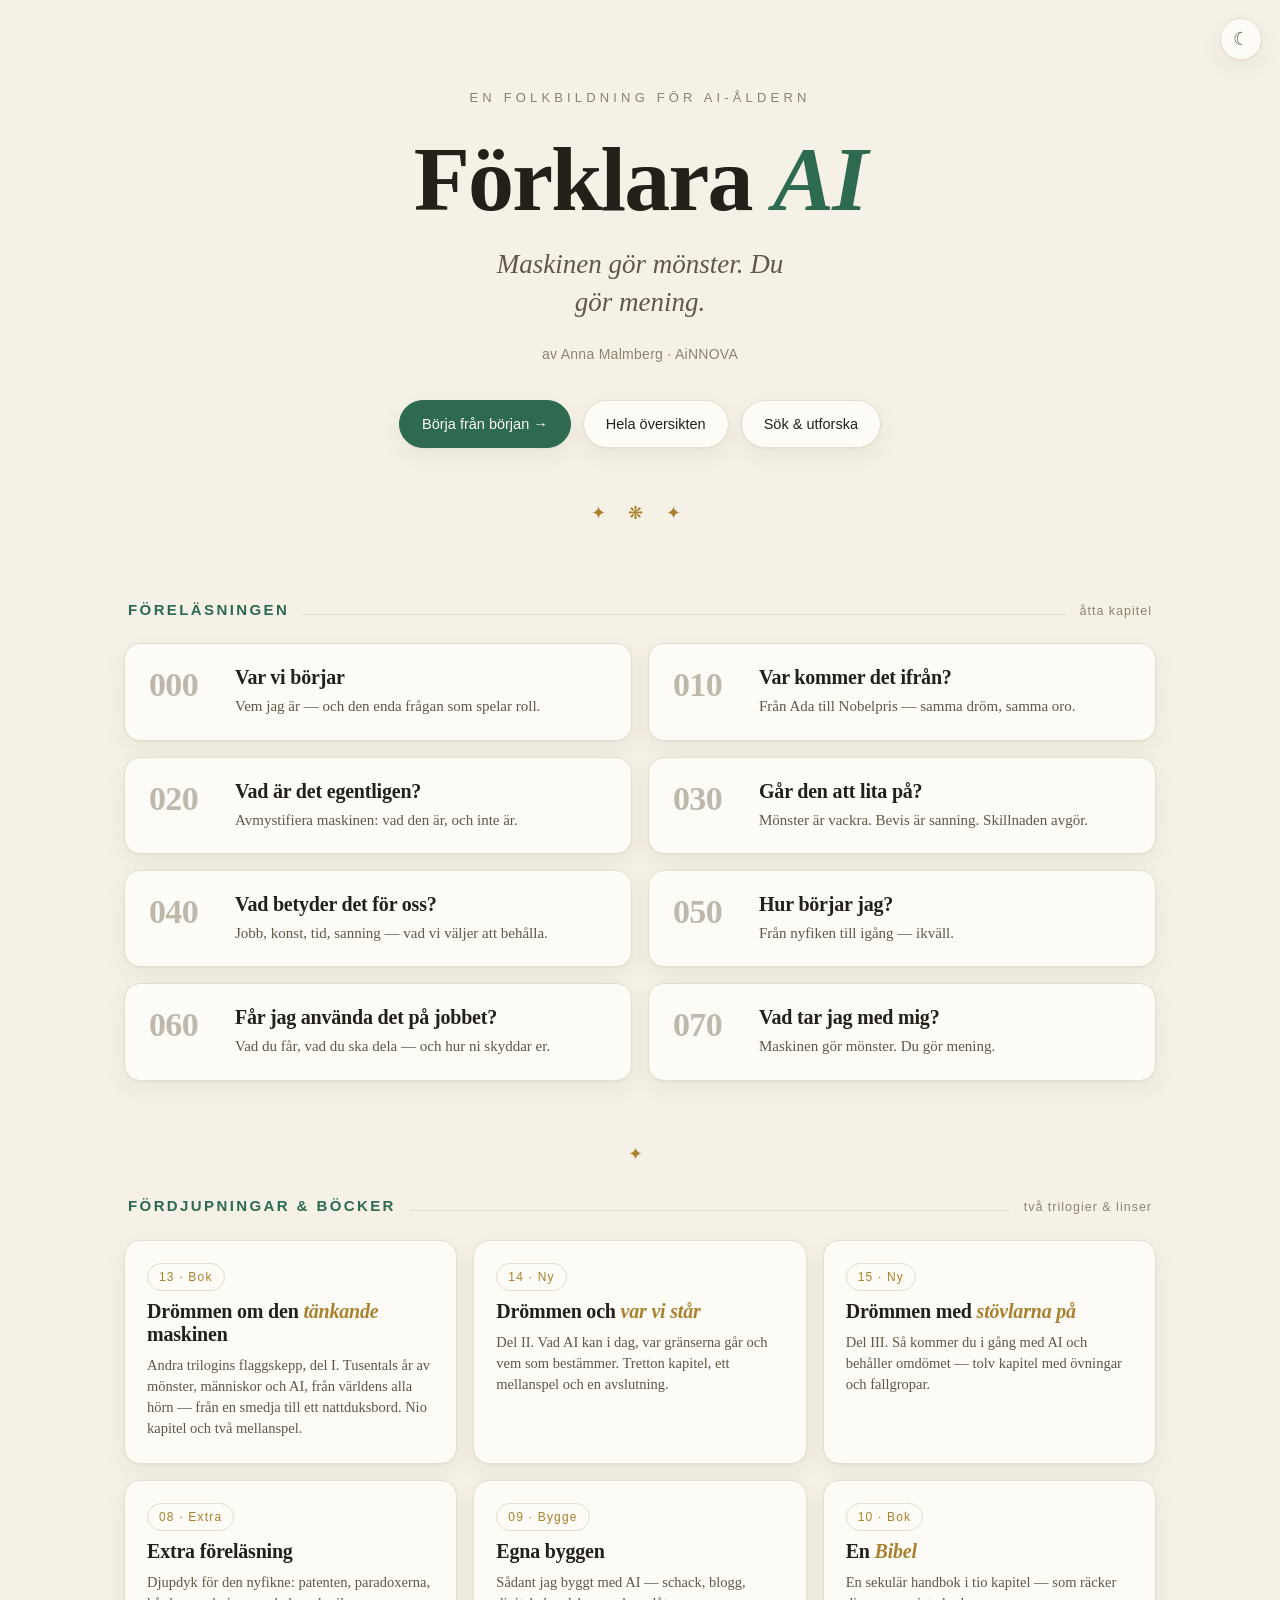
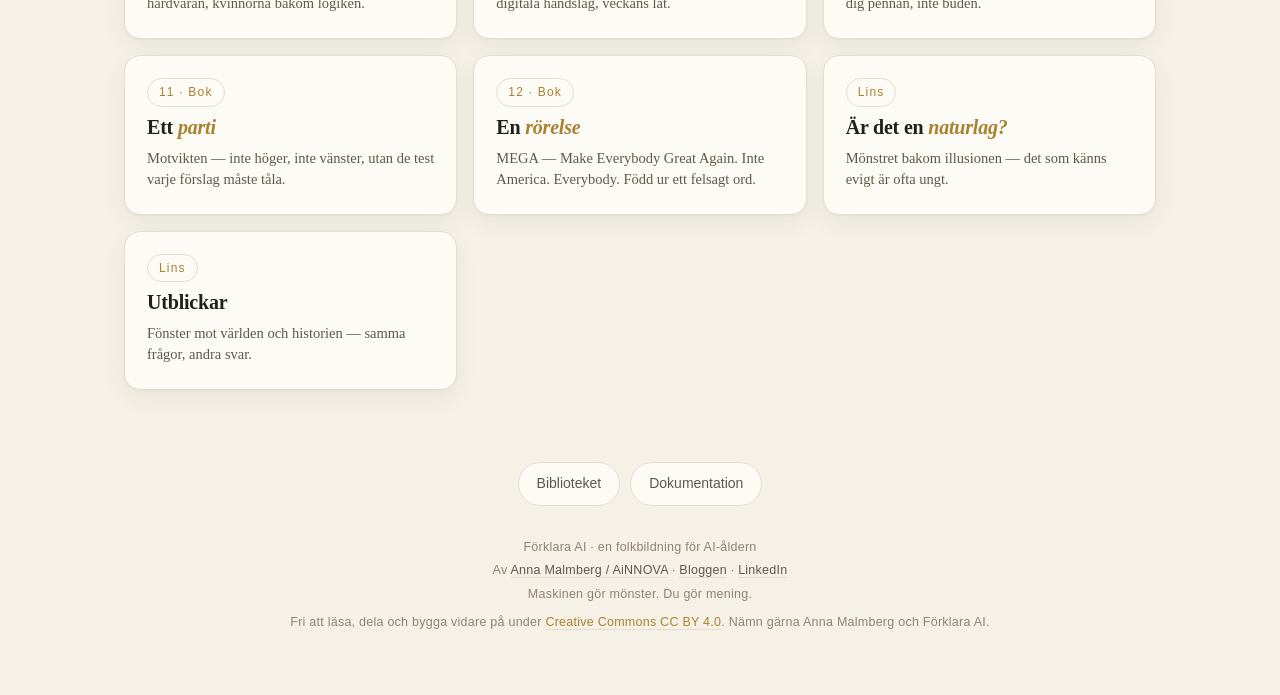
<file: start.html>
<!doctype html>
<html lang="sv">
<head>
<meta charset="utf-8">
<meta name="viewport" content="width=device-width, initial-scale=1">
<title>Förklara AI</title>
<link rel="icon" type="image/svg+xml" href="favicon.svg">
<meta name="description" content="Förklara AI — en folkbildning för AI-åldern. Föreläsningen, sex böcker och ett bibliotek. Av Anna Malmberg.">
<!-- App på hemskärmen -->
<meta name="theme-color" content="#2D6A4F">
<link rel="manifest" href="manifest.webmanifest">
<link rel="apple-touch-icon" href="apple-touch-icon.png">
<meta name="apple-mobile-web-app-capable" content="yes">
<meta name="apple-mobile-web-app-title" content="Förklara AI">
<meta name="apple-mobile-web-app-status-bar-style" content="default">
<!-- Delningskort (Open Graph / Twitter) -->
<meta property="og:type" content="website">
<meta property="og:site_name" content="Förklara AI">
<meta property="og:locale" content="sv_SE">
<meta property="og:title" content="Förklara AI — en folkbildning för AI-åldern">
<meta property="og:description" content="Maskinen gör mönster. Du gör mening. Föreläsningen, sex böcker och ett bibliotek — av Anna Malmberg.">
<meta property="og:url" content="https://annamalmberg2.github.io/forklara-ai/start.html">
<meta property="og:image" content="https://annamalmberg2.github.io/forklara-ai/content/forklara-ai/bilder/og-forklara.png">
<meta property="og:image:width" content="1200">
<meta property="og:image:height" content="630">
<link rel="canonical" href="https://annamalmberg2.github.io/forklara-ai/start.html">
<meta property="og:image:alt" content="Förklara AI — en folkbildning för AI-åldern">
<meta name="twitter:card" content="summary_large_image">
<meta name="twitter:title" content="Förklara AI — en folkbildning för AI-åldern">
<meta name="twitter:description" content="Maskinen gör mönster. Du gör mening. Föreläsningen, sex böcker och ett bibliotek — av Anna Malmberg.">
<meta name="twitter:image" content="https://annamalmberg2.github.io/forklara-ai/content/forklara-ai/bilder/og-forklara.png">
<script>
  // Tema före stilmall (ingen blänk). Delar nyckel med verktyget.
  try{var k="forklara-ai:tema",v=localStorage.getItem(k);
    if(!v)v=matchMedia("(prefers-color-scheme:dark)").matches?"dark":"light";
    document.documentElement.dataset.theme=v;}catch(e){}
</script>
<style>
  :root{
    --paper:#F6F1E7; --paper-2:#FDFBF6; --ink:#23201A; --ink-soft:#5F5749;
    --green:#2D6A4F; --green-2:#3B7d5f; --gold:#A9812F; --line:#E6DECC; --taupe:#8C8371;
    --serif:"Iowan Old Style","Palatino Linotype","Book Antiqua",Palatino,"New York",Georgia,serif;
    --sans:-apple-system,BlinkMacSystemFont,"SF Pro Text","Avenir Next","Segoe UI",sans-serif;
    --shadow:0 1px 2px rgba(40,34,20,.04),0 8px 24px rgba(40,34,20,.06);
  }
  :root[data-theme="dark"]{
    --paper:#1B1915; --paper-2:#232019; --ink:#ECE4D4; --ink-soft:#B0A794;
    --green:#63AC82; --green-2:#78bd95; --gold:#D3AE63; --line:#332E25; --taupe:#9C927E;
    --shadow:0 1px 2px rgba(0,0,0,.2),0 10px 30px rgba(0,0,0,.28);
  }
  @media (prefers-color-scheme:dark){:root:not([data-theme="light"]){
    --paper:#1B1915; --paper-2:#232019; --ink:#ECE4D4; --ink-soft:#B0A794;
    --green:#63AC82; --green-2:#78bd95; --gold:#D3AE63; --line:#332E25; --taupe:#9C927E;
    --shadow:0 1px 2px rgba(0,0,0,.2),0 10px 30px rgba(0,0,0,.28);
  }}
  *{box-sizing:border-box;margin:0;padding:0}
  html{-webkit-text-size-adjust:100%}
  body{background:var(--paper);color:var(--ink);font-family:var(--serif);
    -webkit-font-smoothing:antialiased;text-rendering:optimizeLegibility;line-height:1.55;}
  .wrap{max-width:1080px;margin:0 auto;padding:0 24px}
  a{color:inherit;text-decoration:none}

  /* tema-knapp */
  .tema{position:fixed;top:18px;right:18px;z-index:10;width:42px;height:42px;border-radius:50%;
    border:1px solid var(--line);background:var(--paper-2);color:var(--ink-soft);font-size:18px;
    cursor:pointer;box-shadow:var(--shadow);transition:transform .15s,color .15s}
  .tema:hover{transform:scale(1.06);color:var(--green)}

  /* hero */
  header{text-align:center;padding:88px 24px 44px}
  .eyebrow{font-family:var(--sans);font-size:13px;letter-spacing:.32em;text-transform:uppercase;
    color:var(--taupe);margin-bottom:26px}
  h1{font-size:clamp(52px,9vw,92px);line-height:.98;font-weight:600;letter-spacing:-.02em}
  h1 .em{color:var(--green);font-style:italic}
  .tagline{font-style:italic;font-size:clamp(20px,3.4vw,27px);color:var(--ink-soft);
    margin:22px auto 0;max-width:24ch;line-height:1.4}
  .byline{font-family:var(--sans);font-size:14px;color:var(--taupe);margin-top:22px;letter-spacing:.02em}
  .cta{display:flex;gap:12px;justify-content:center;flex-wrap:wrap;margin-top:34px}
  .cta a{font-family:var(--sans);font-size:14.5px;padding:12px 22px;border-radius:999px;
    border:1px solid var(--line);background:var(--paper-2);color:var(--ink);box-shadow:var(--shadow);
    transition:transform .15s,border-color .15s,color .15s}
  .cta a:hover{transform:translateY(-2px);border-color:var(--green);color:var(--green)}
  .cta a.primary{background:var(--green);color:#FBF8F2;border-color:var(--green)}
  :root[data-theme="dark"] .cta a.primary{color:#12140F}
  @media (prefers-color-scheme:dark){:root:not([data-theme="light"]) .cta a.primary{color:#12140F}}
  .cta a.primary:hover{background:var(--green-2);border-color:var(--green-2);color:#FBF8F2}

  .orn{color:var(--gold);letter-spacing:.5em;font-size:18px;margin:52px 0 6px;text-align:center}

  /* sektionsrubrik */
  .lane{padding:20px 0 8px}
  .lane-head{display:flex;align-items:baseline;gap:14px;margin:0 4px 22px}
  .lane-head h2{font-size:15px;font-family:var(--sans);letter-spacing:.16em;text-transform:uppercase;
    color:var(--green);font-weight:600}
  .lane-head .rule{flex:1;height:1px;background:var(--line)}
  .lane-head .count{font-family:var(--sans);font-size:12.5px;color:var(--taupe);letter-spacing:.08em}

  /* kapitelrutnät */
  .grid{display:grid;grid-template-columns:1fr 1fr;gap:16px}
  .ch{display:flex;gap:20px;align-items:flex-start;background:var(--paper-2);border:1px solid var(--line);
    border-radius:16px;padding:22px 24px;box-shadow:var(--shadow);position:relative;overflow:hidden;
    transition:transform .16s ease,border-color .16s,box-shadow .16s}
  .ch::before{content:"";position:absolute;left:0;top:0;bottom:0;width:3px;background:var(--green);
    transform:scaleY(0);transform-origin:top;transition:transform .18s ease}
  .ch:hover{transform:translateY(-3px);border-color:var(--green);box-shadow:0 6px 14px rgba(40,34,20,.08),0 18px 40px rgba(40,34,20,.10)}
  :root[data-theme="dark"] .ch:hover{box-shadow:0 10px 34px rgba(0,0,0,.35)}
  .ch:hover::before{transform:scaleY(1)}
  .ch-num{font-size:34px;font-weight:600;color:var(--taupe);opacity:.55;font-variant-numeric:tabular-nums;
    letter-spacing:-.02em;min-width:66px;line-height:1.1;transition:color .16s,opacity .16s}
  .ch:hover .ch-num{color:var(--green);opacity:.9}
  .ch h3{font-size:20px;font-weight:600;letter-spacing:-.01em;line-height:1.15}
  .ch p{font-size:15px;color:var(--ink-soft);margin-top:7px;line-height:1.42}
  .ch .arrow{font-family:var(--sans);color:var(--green);opacity:0;margin-left:auto;align-self:center;
    font-size:20px;transition:opacity .16s,transform .16s}
  .ch:hover .arrow{opacity:1;transform:translateX(3px)}

  /* böcker */
  .books{display:grid;grid-template-columns:1fr 1fr 1fr;gap:16px}
  .bk{background:var(--paper-2);border:1px solid var(--line);border-radius:16px;padding:22px 22px 24px;
    box-shadow:var(--shadow);transition:transform .16s,border-color .16s,box-shadow .16s;display:flex;flex-direction:column;gap:9px}
  .bk:hover{transform:translateY(-3px);border-color:var(--gold);box-shadow:0 6px 14px rgba(40,34,20,.08),0 18px 40px rgba(40,34,20,.10)}
  :root[data-theme="dark"] .bk:hover{box-shadow:0 10px 34px rgba(0,0,0,.35)}
  .bk .pill{align-self:flex-start;font-family:var(--sans);font-size:12px;letter-spacing:.1em;
    color:var(--gold);border:1px solid var(--line);border-radius:999px;padding:4px 11px}
  .bk h3{font-size:20px;font-weight:600;letter-spacing:-.01em;line-height:1.15}
  .bk h3 .em{color:var(--gold);font-style:italic}
  .bk p{font-size:14.5px;color:var(--ink-soft);line-height:1.44}

  /* fot */
  footer{margin:64px 0 60px;text-align:center}
  .utils{display:flex;gap:10px;justify-content:center;flex-wrap:wrap;margin-bottom:30px}
  .utils a{font-family:var(--sans);font-size:14px;padding:10px 18px;border-radius:999px;border:1px solid var(--line);
    color:var(--ink-soft);background:var(--paper-2);transition:color .15s,border-color .15s}
  .utils a:hover{color:var(--green);border-color:var(--green)}
  .colophon{font-family:var(--sans);font-size:12.5px;color:var(--taupe);line-height:1.9;letter-spacing:.02em}
  .colophon a{color:var(--ink-soft);border-bottom:1px solid var(--line)}
  .colophon a:hover{color:var(--green)}

  @media (max-width:760px){
    .grid,.books{grid-template-columns:1fr}
    header{padding:64px 20px 32px}
    .ch{padding:18px 20px;gap:16px}
    .ch-num{font-size:28px;min-width:56px}
  }
  .cc-licens{display:inline-block;margin-top:4px;}
  .cc-licens a{color:var(--gold);}
</style>
</head>
<body>
  <button class="tema" id="tema" aria-label="Byt ljust/mörkt">☾</button>

  <header>
    <div class="eyebrow">En folkbildning för AI-åldern</div>
    <h1>Förklara&nbsp;<span class="em">AI</span></h1>
    <p class="tagline">Maskinen gör mönster. Du gör mening.</p>
    <div class="byline">av Anna Malmberg · AiNNOVA</div>
    <div class="cta">
      <a class="primary" href="index.html#vem-ar-jag">Börja från början →</a>
      <a href="index.html#oversikt">Hela översikten</a>
      <a href="index.html#hem">Sök & utforska</a>
    </div>
    <div class="orn">✦ ❋ ✦</div>
  </header>

  <main class="wrap">

    <section class="lane">
      <div class="lane-head"><h2>Föreläsningen</h2><span class="rule"></span><span class="count">åtta kapitel</span></div>
      <div class="grid">
        <a class="ch" href="index.html#vem-ar-jag"><span class="ch-num">000</span><div><h3>Var vi börjar</h3><p>Vem jag är — och den enda frågan som spelar roll.</p></div><span class="arrow">→</span></a>
        <a class="ch" href="index.html#aristoteles-first-principles"><span class="ch-num">010</span><div><h3>Var kommer det ifrån?</h3><p>Från Ada till Nobelpris — samma dröm, samma oro.</p></div><span class="arrow">→</span></a>
        <a class="ch" href="index.html#ar-ai-en-maskin"><span class="ch-num">020</span><div><h3>Vad är det egentligen?</h3><p>Avmystifiera maskinen: vad den är, och inte är.</p></div><span class="arrow">→</span></a>
        <a class="ch" href="index.html#kan-man-lita-pa-den"><span class="ch-num">030</span><div><h3>Går den att lita på?</h3><p>Mönster är vackra. Bevis är sanning. Skillnaden avgör.</p></div><span class="arrow">→</span></a>
        <a class="ch" href="index.html#tar-den-mitt-jobb"><span class="ch-num">040</span><div><h3>Vad betyder det för oss?</h3><p>Jobb, konst, tid, sanning — vad vi väljer att behålla.</p></div><span class="arrow">→</span></a>
        <a class="ch" href="index.html#hur-borjar-jag"><span class="ch-num">050</span><div><h3>Hur börjar jag?</h3><p>Från nyfiken till igång — ikväll.</p></div><span class="arrow">→</span></a>
        <a class="ch" href="index.html#privat-eller-foretag"><span class="ch-num">060</span><div><h3>Får jag använda det på jobbet?</h3><p>Vad du får, vad du ska dela — och hur ni skyddar er.</p></div><span class="arrow">→</span></a>
        <a class="ch" href="index.html#vad-tar-jag-med-mig"><span class="ch-num">070</span><div><h3>Vad tar jag med mig?</h3><p>Maskinen gör mönster. Du gör mening.</p></div><span class="arrow">→</span></a>
      </div>
    </section>

    <div class="orn">✦</div>

    <section class="lane">
      <div class="lane-head"><h2>Fördjupningar &amp; böcker</h2><span class="rule"></span><span class="count">två trilogier &amp; linser</span></div>
      <div class="books">
        <a class="bk" href="drommen.html"><span class="pill">13 · Bok</span><h3>Drömmen om den <span class="em">tänkande</span> maskinen</h3><p>Andra trilogins flaggskepp, del I. Tusentals år av mönster, människor och AI, från världens alla hörn — från en smedja till ett nattduksbord. Nio kapitel och två mellanspel.</p></a>
        <a class="bk" href="drommen-nu.html"><span class="pill">14 · Ny</span><h3>Drömmen och <span class="em">var vi står</span></h3><p>Del II. Vad AI kan i dag, var gränserna går och vem som bestämmer. Tretton kapitel, ett mellanspel och en avslutning.</p></a>
        <a class="bk" href="drommen-stovlarna.html"><span class="pill">15 · Ny</span><h3>Drömmen med <span class="em">stövlarna på</span></h3><p>Del III. Så kommer du i gång med AI och behåller omdömet — tolv kapitel med övningar och fallgropar.</p></a>
        <a class="bk" href="index.html#mer-gamla-kartan-galler-ej"><span class="pill">08 · Extra</span><h3>Extra föreläsning</h3><p>Djupdyk för den nyfikne: patenten, paradoxerna, hårdvaran, kvinnorna bakom logiken.</p></a>
        <a class="bk" href="index.html#mer-hurdetfunkar"><span class="pill">09 · Bygge</span><h3>Egna byggen</h3><p>Sådant jag byggt med AI — schack, blogg, digitala handslag, veckans låt.</p></a>
        <a class="bk" href="index.html#en-bibel-0"><span class="pill">10 · Bok</span><h3>En <span class="em">Bibel</span></h3><p>En sekulär handbok i tio kapitel — som räcker dig pennan, inte buden.</p></a>
        <a class="bk" href="index.html#motvikten-0"><span class="pill">11 · Bok</span><h3>Ett <span class="em">parti</span></h3><p>Motvikten — inte höger, inte vänster, utan de test varje förslag måste tåla.</p></a>
        <a class="bk" href="index.html#rorelse-0"><span class="pill">12 · Bok</span><h3>En <span class="em">rörelse</span></h3><p>MEGA — Make Everybody Great Again. Inte America. Everybody. Född ur ett felsagt ord.</p></a>
        <a class="bk" href="index.html#naturlag-0"><span class="pill">Lins</span><h3>Är det en <span class="em">naturlag?</span></h3><p>Mönstret bakom illusionen — det som känns evigt är ofta ungt.</p></a>
        <a class="bk" href="index.html#utblickar-0"><span class="pill">Lins</span><h3>Utblickar</h3><p>Fönster mot världen och historien — samma frågor, andra svar.</p></a>
      </div>
    </section>

    <footer>
      <div class="utils">
        <a href="index.html#biblioteket">Biblioteket</a>
        <a href="index.html#900-10">Dokumentation</a>
      </div>
      <div class="colophon">
        Förklara AI · en folkbildning för AI-åldern<br>
        Av <a href="https://ainnova.se/">Anna Malmberg / AiNNOVA</a> · <a href="https://wisdom-streamer.lovable.app/">Bloggen</a> · <a href="https://www.linkedin.com/in/annamalmberg2">LinkedIn</a><br>
        Maskinen gör mönster. Du gör mening.
      <br><span class="cc-licens">Fri att läsa, dela och bygga vidare på under <a href="https://creativecommons.org/licenses/by/4.0/" rel="license">Creative Commons CC BY 4.0</a>. Nämn gärna Anna Malmberg och Förklara AI.</span></div>
    </footer>

  </main>

<script>
  (function(){
    var b=document.getElementById("tema");
    function paint(){var d=document.documentElement.dataset.theme==="dark";b.textContent=d?"☀":"☾";}
    paint();
    b.addEventListener("click",function(){
      var cur=document.documentElement.dataset.theme==="dark"?"dark":"light";
      var next=cur==="dark"?"light":"dark";
      document.documentElement.dataset.theme=next;
      try{localStorage.setItem("forklara-ai:tema",next);}catch(e){}
      paint();
    });
  })();
</script>

<script>
  // Tomteläge 🎅 — tryck T så blir alla tankstreck tomtar, tryck igen så är de tillbaka.
  // Samma glimt i ögat som i verktyget; portalsidan har inga fält att krocka med.
  (function(){
    var EMD="—", TOMTE="🎅", on=false;
    function inField(){var a=document.activeElement;return !!a&&(/^(INPUT|TEXTAREA|SELECT)$/.test(a.tagName)||a.isContentEditable);}
    function swap(from,to){
      var w=document.createTreeWalker(document.body,NodeFilter.SHOW_TEXT,{acceptNode:function(n){
        var p=n.parentNode; return (p&&/^(SCRIPT|STYLE)$/.test(p.nodeName))?NodeFilter.FILTER_REJECT:NodeFilter.FILTER_ACCEPT;}});
      var n; while(n=w.nextNode()){ if(n.nodeValue.indexOf(from)>=0) n.nodeValue=n.nodeValue.split(from).join(to); }
    }
    function toggle(){ on=!on; swap(on?EMD:TOMTE, on?TOMTE:EMD); }
    window.tomte=toggle;
    document.addEventListener("keydown",function(e){
      if(e.metaKey||e.ctrlKey||e.altKey||inField()) return;
      if(e.key==="t"||e.key==="T"){ toggle(); e.preventDefault(); e.stopImmediatePropagation(); }
    }, true);
  })();
</script>
</body>
</html>
</file>
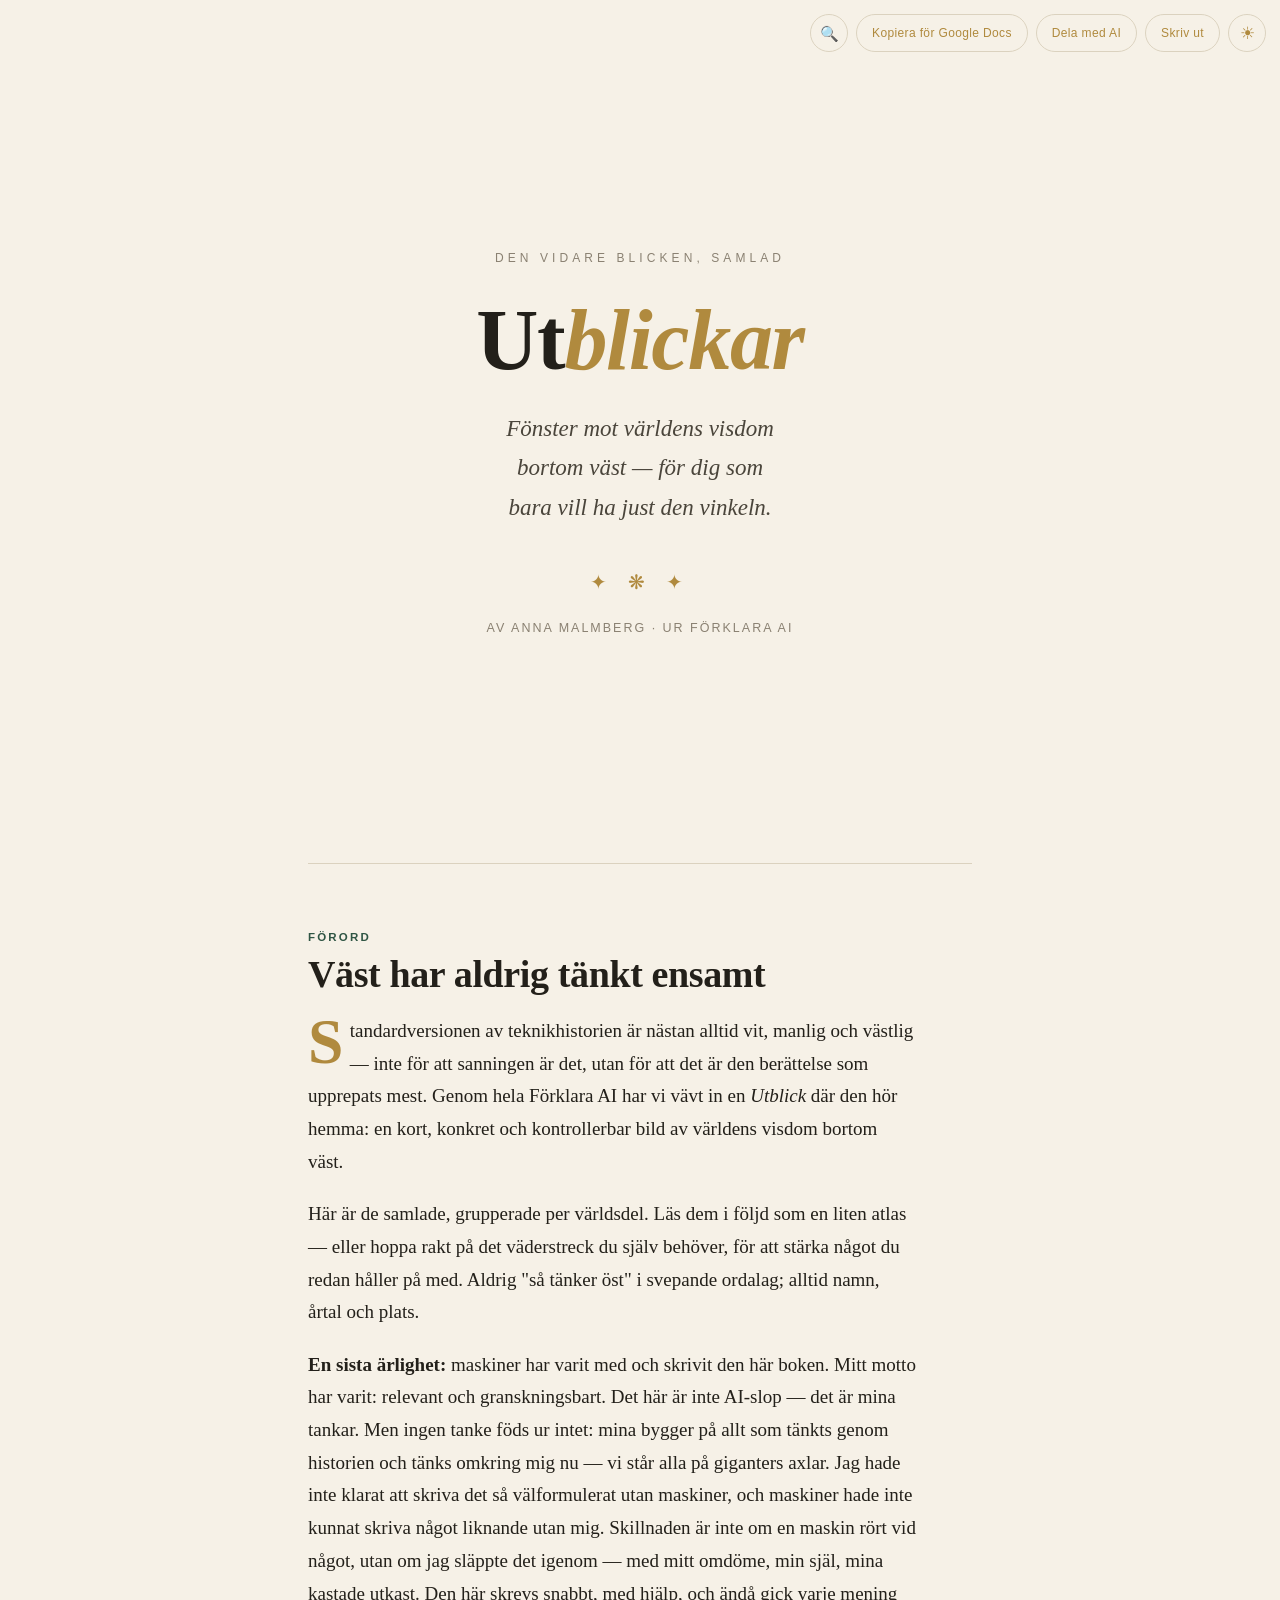
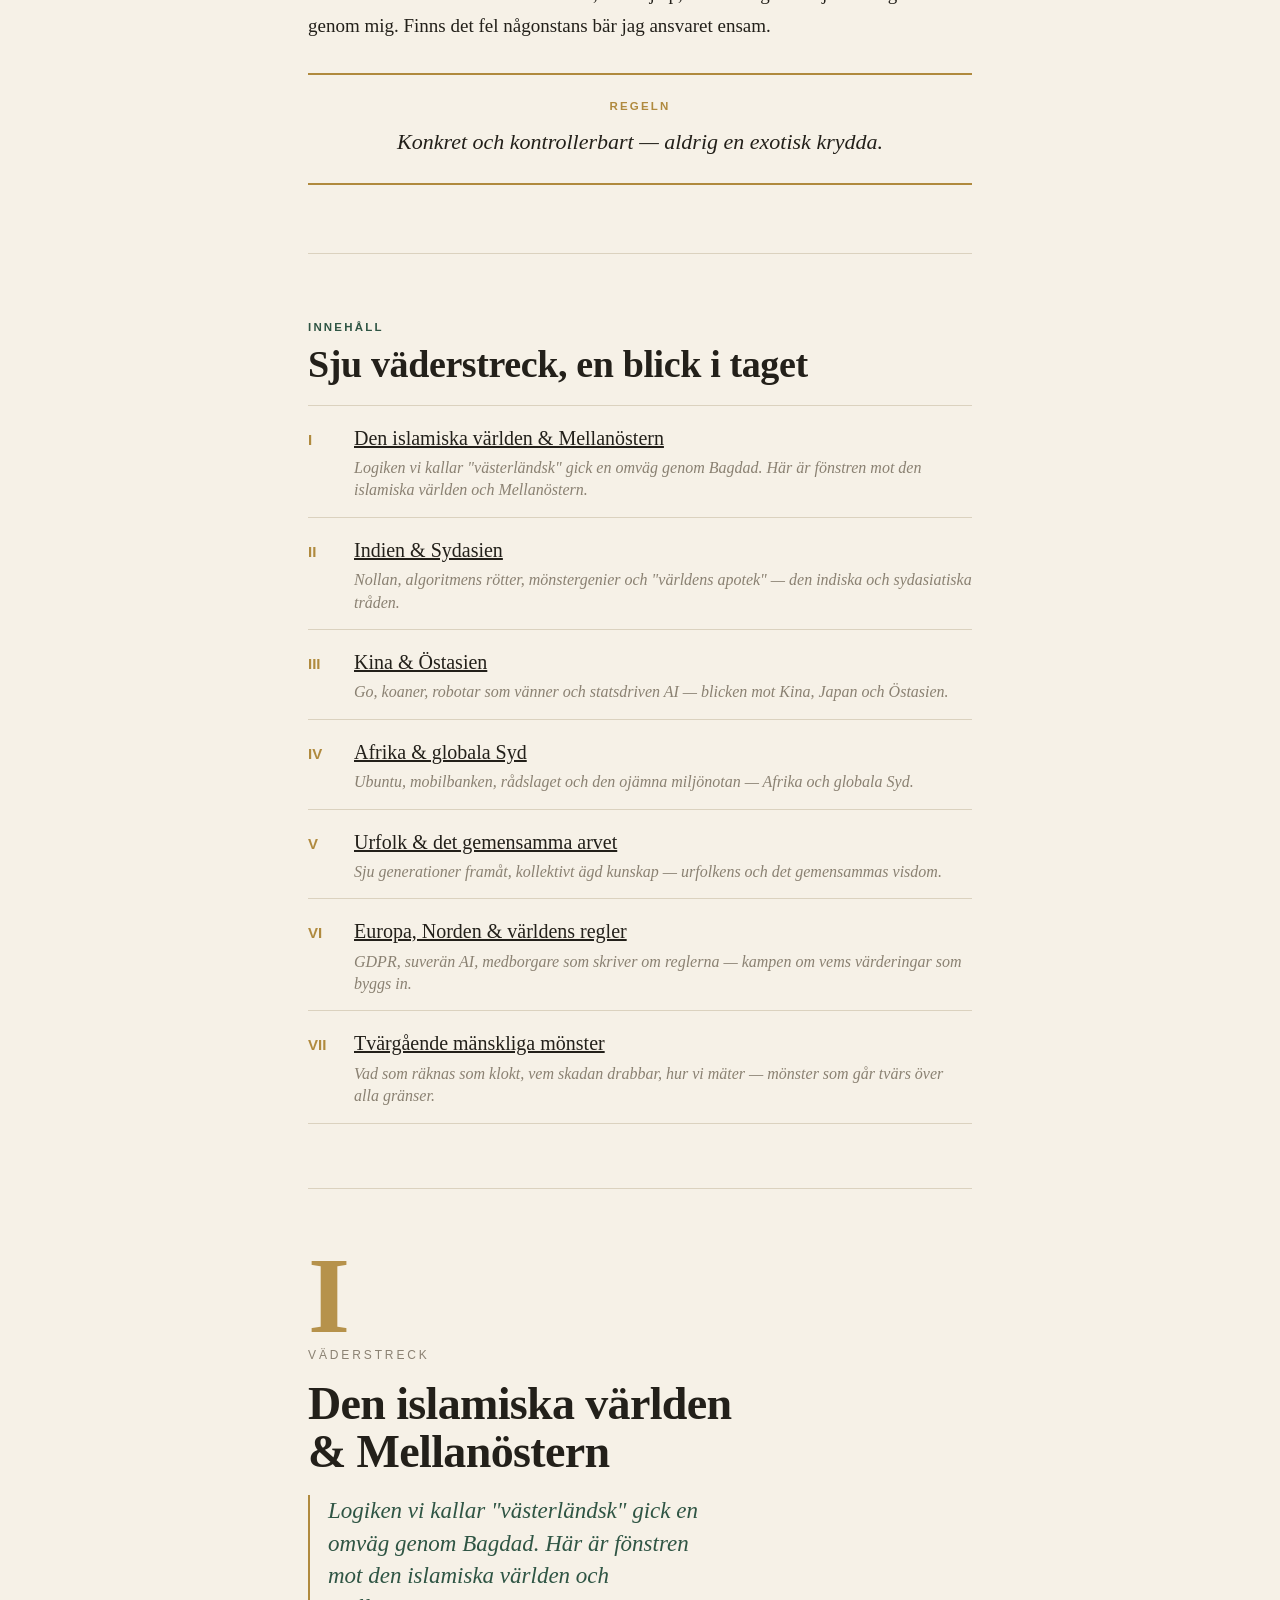
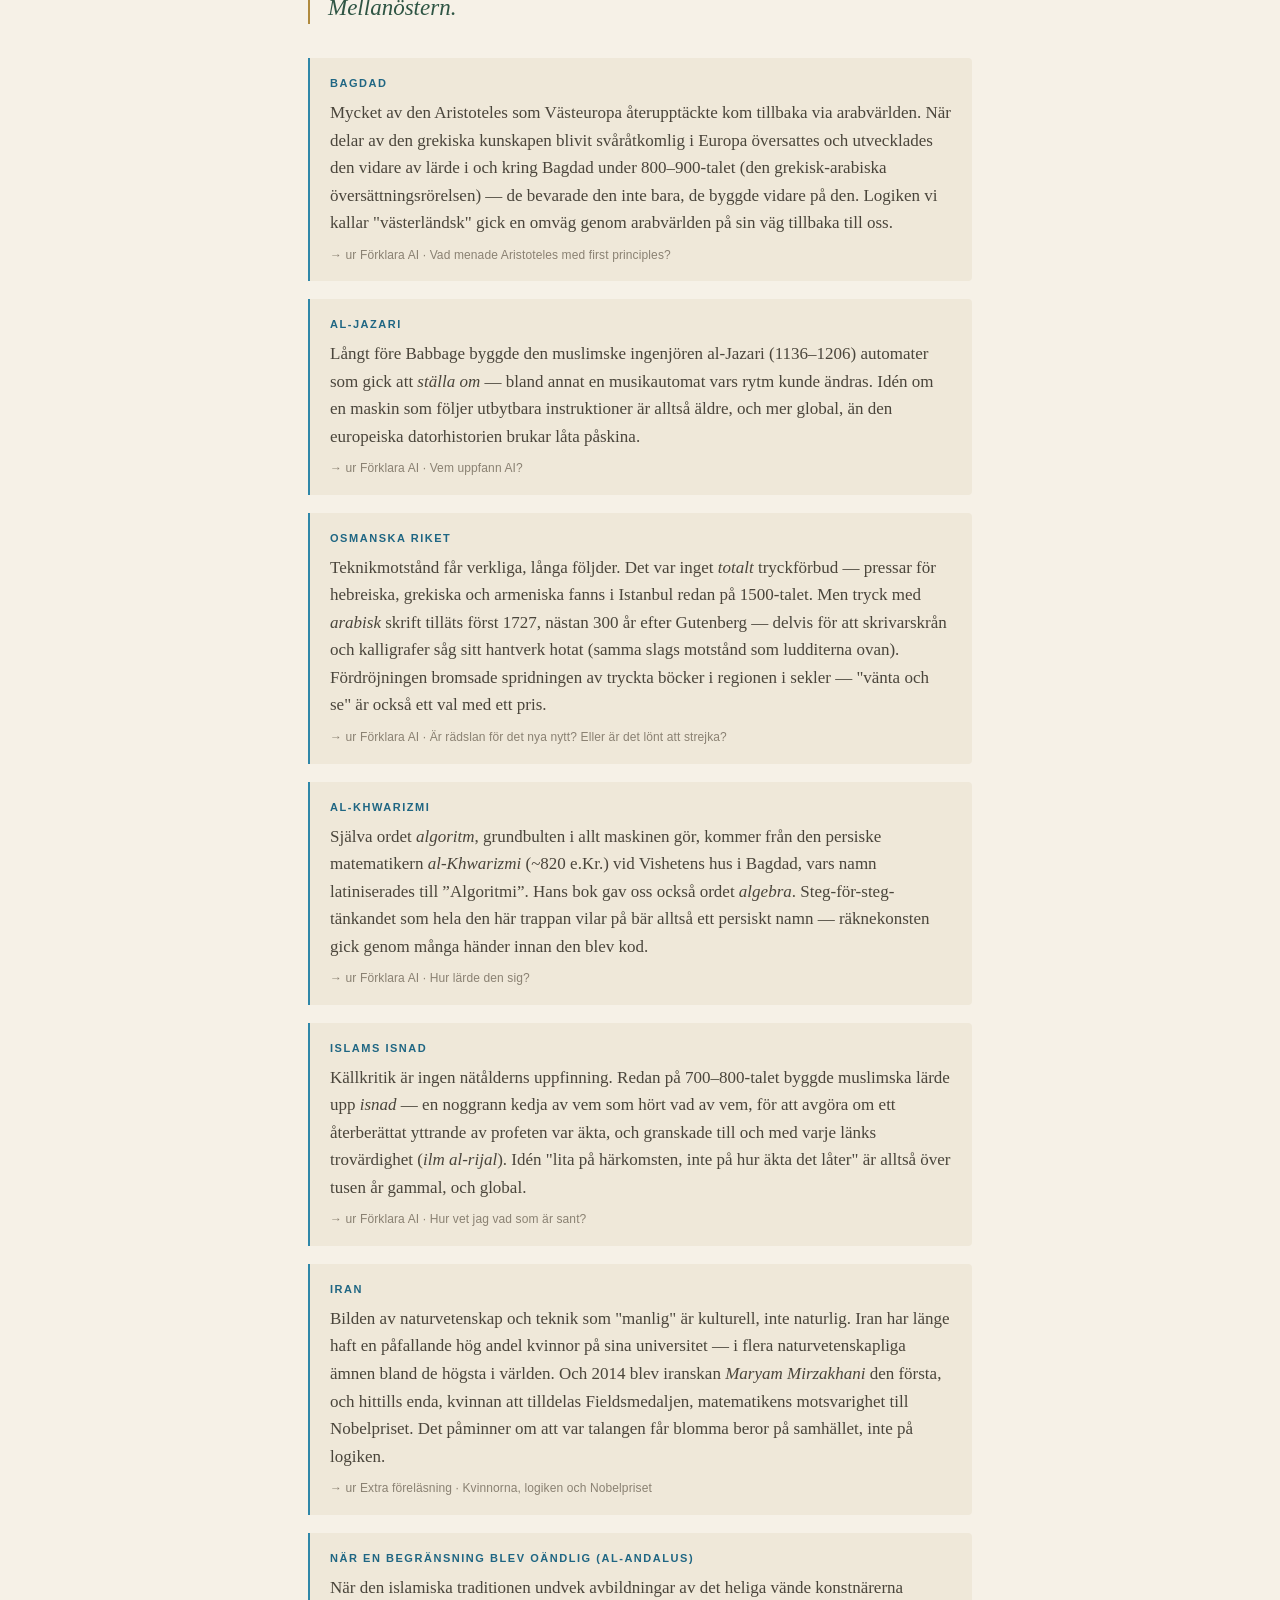
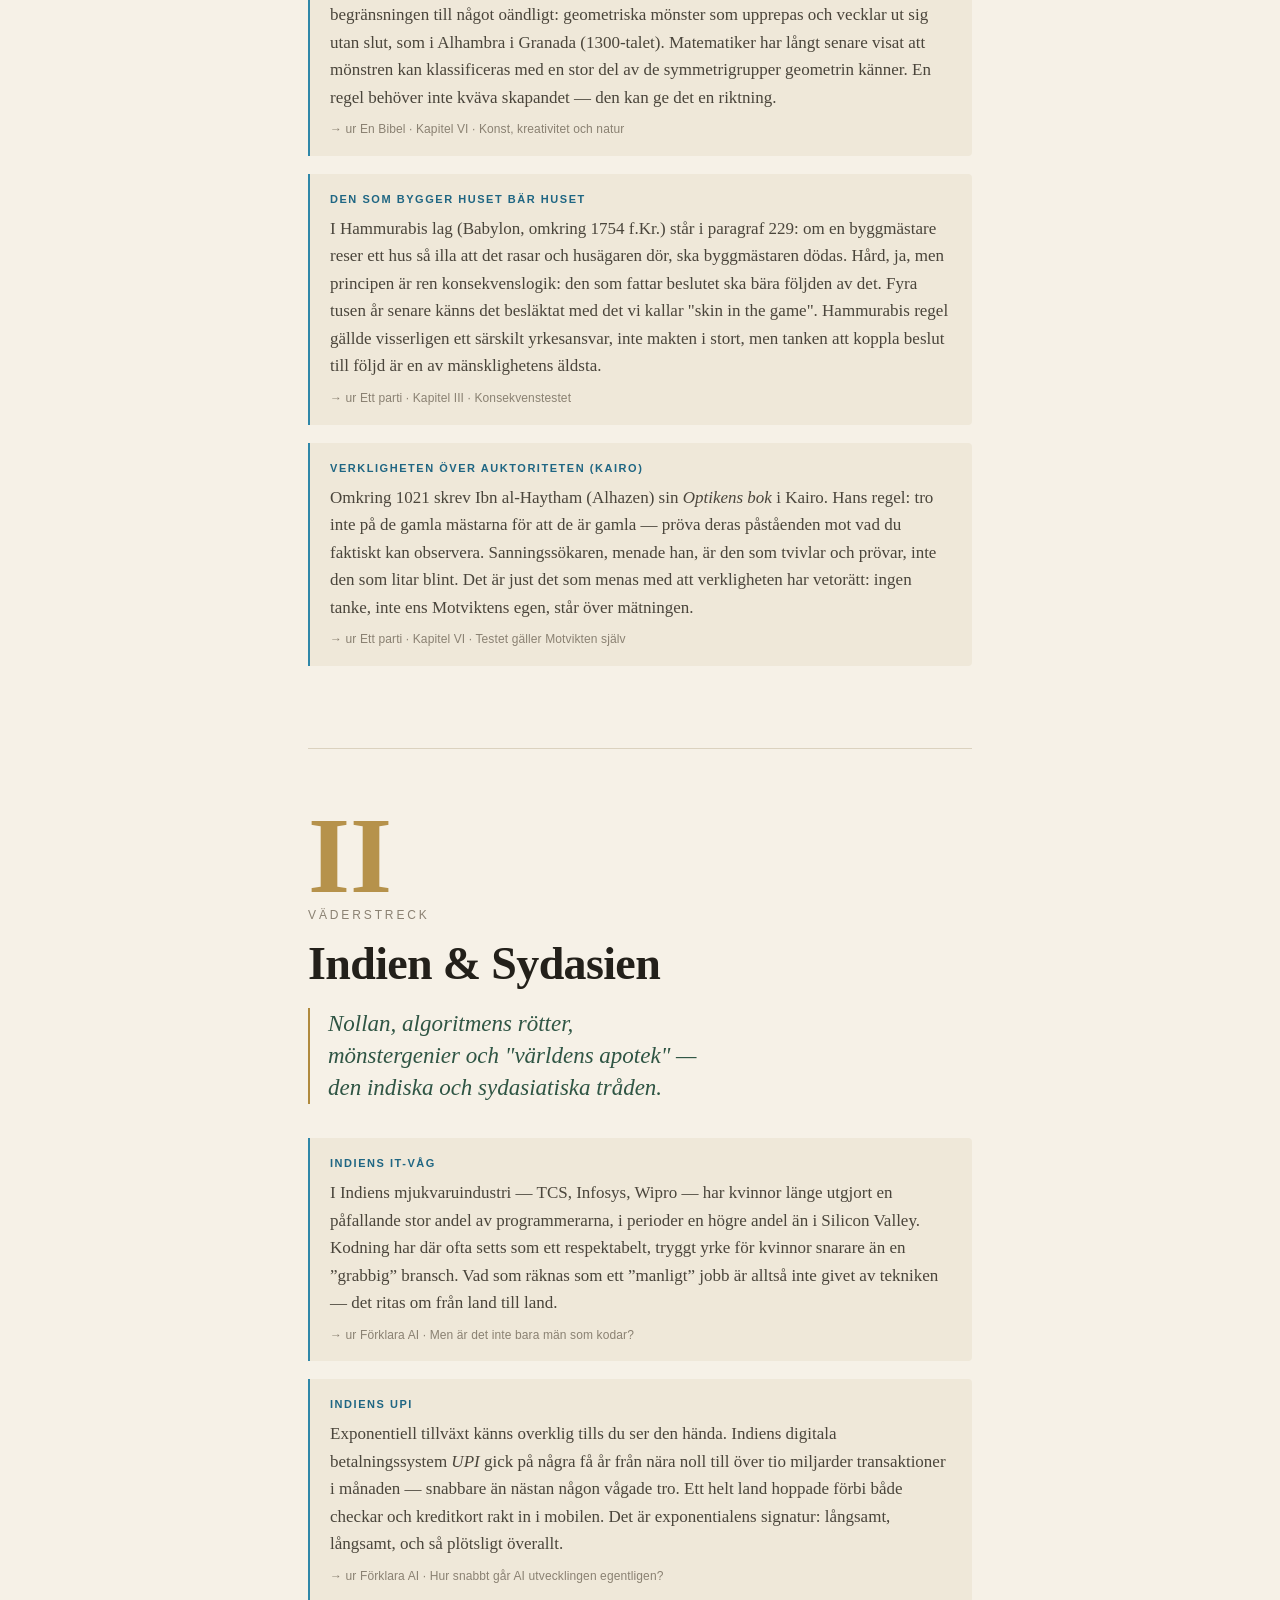
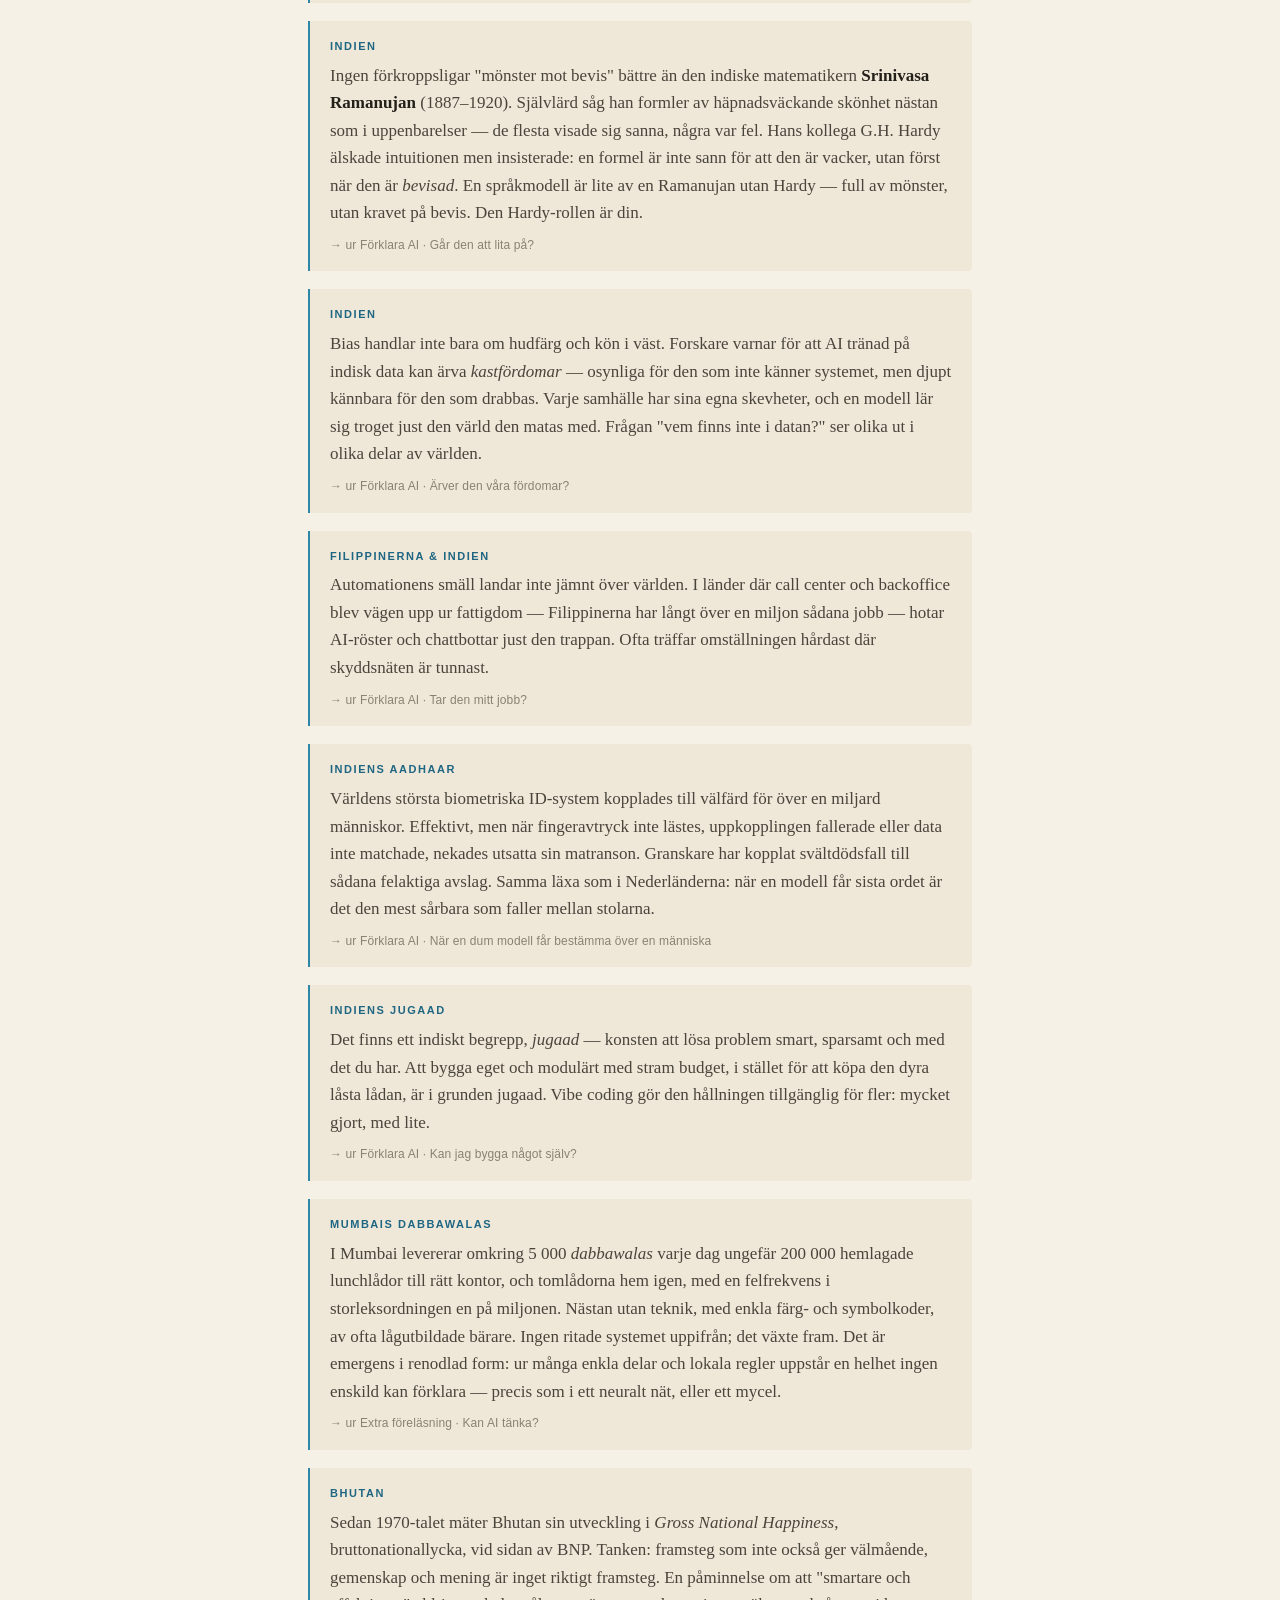
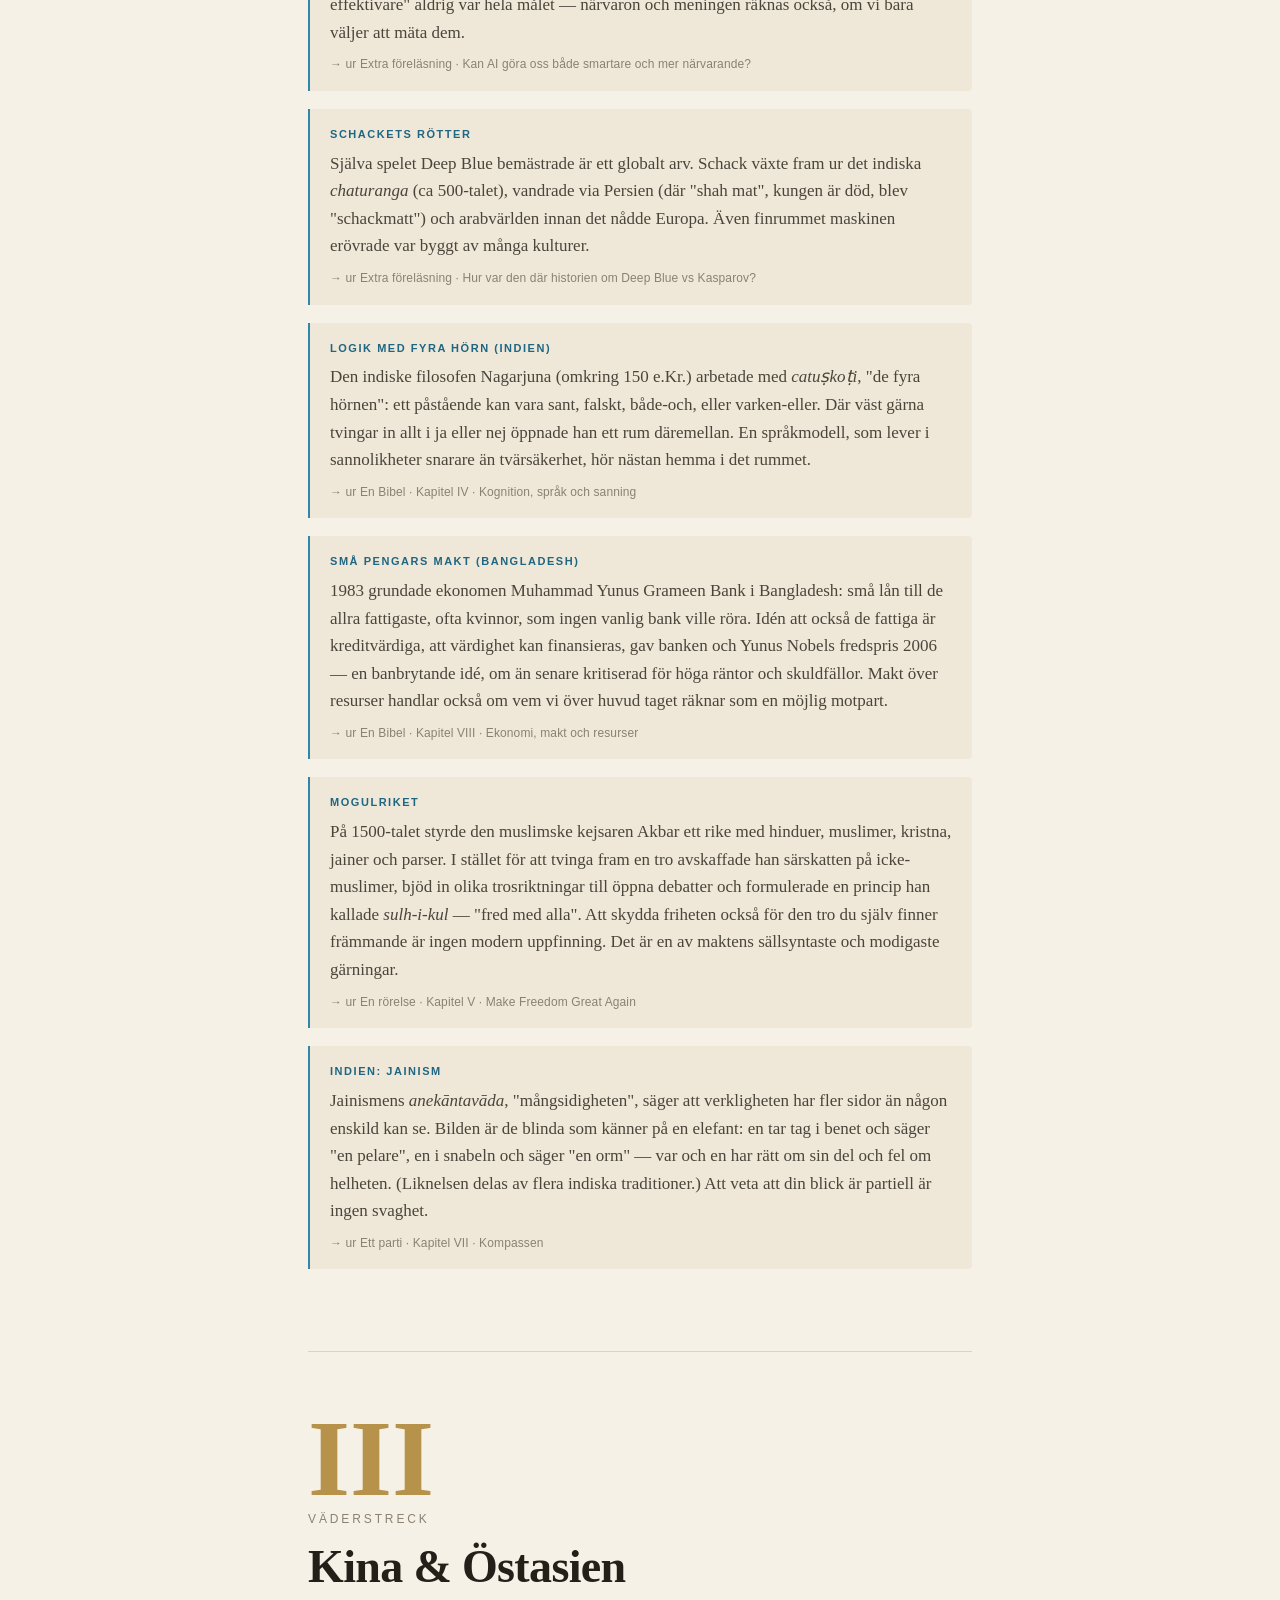
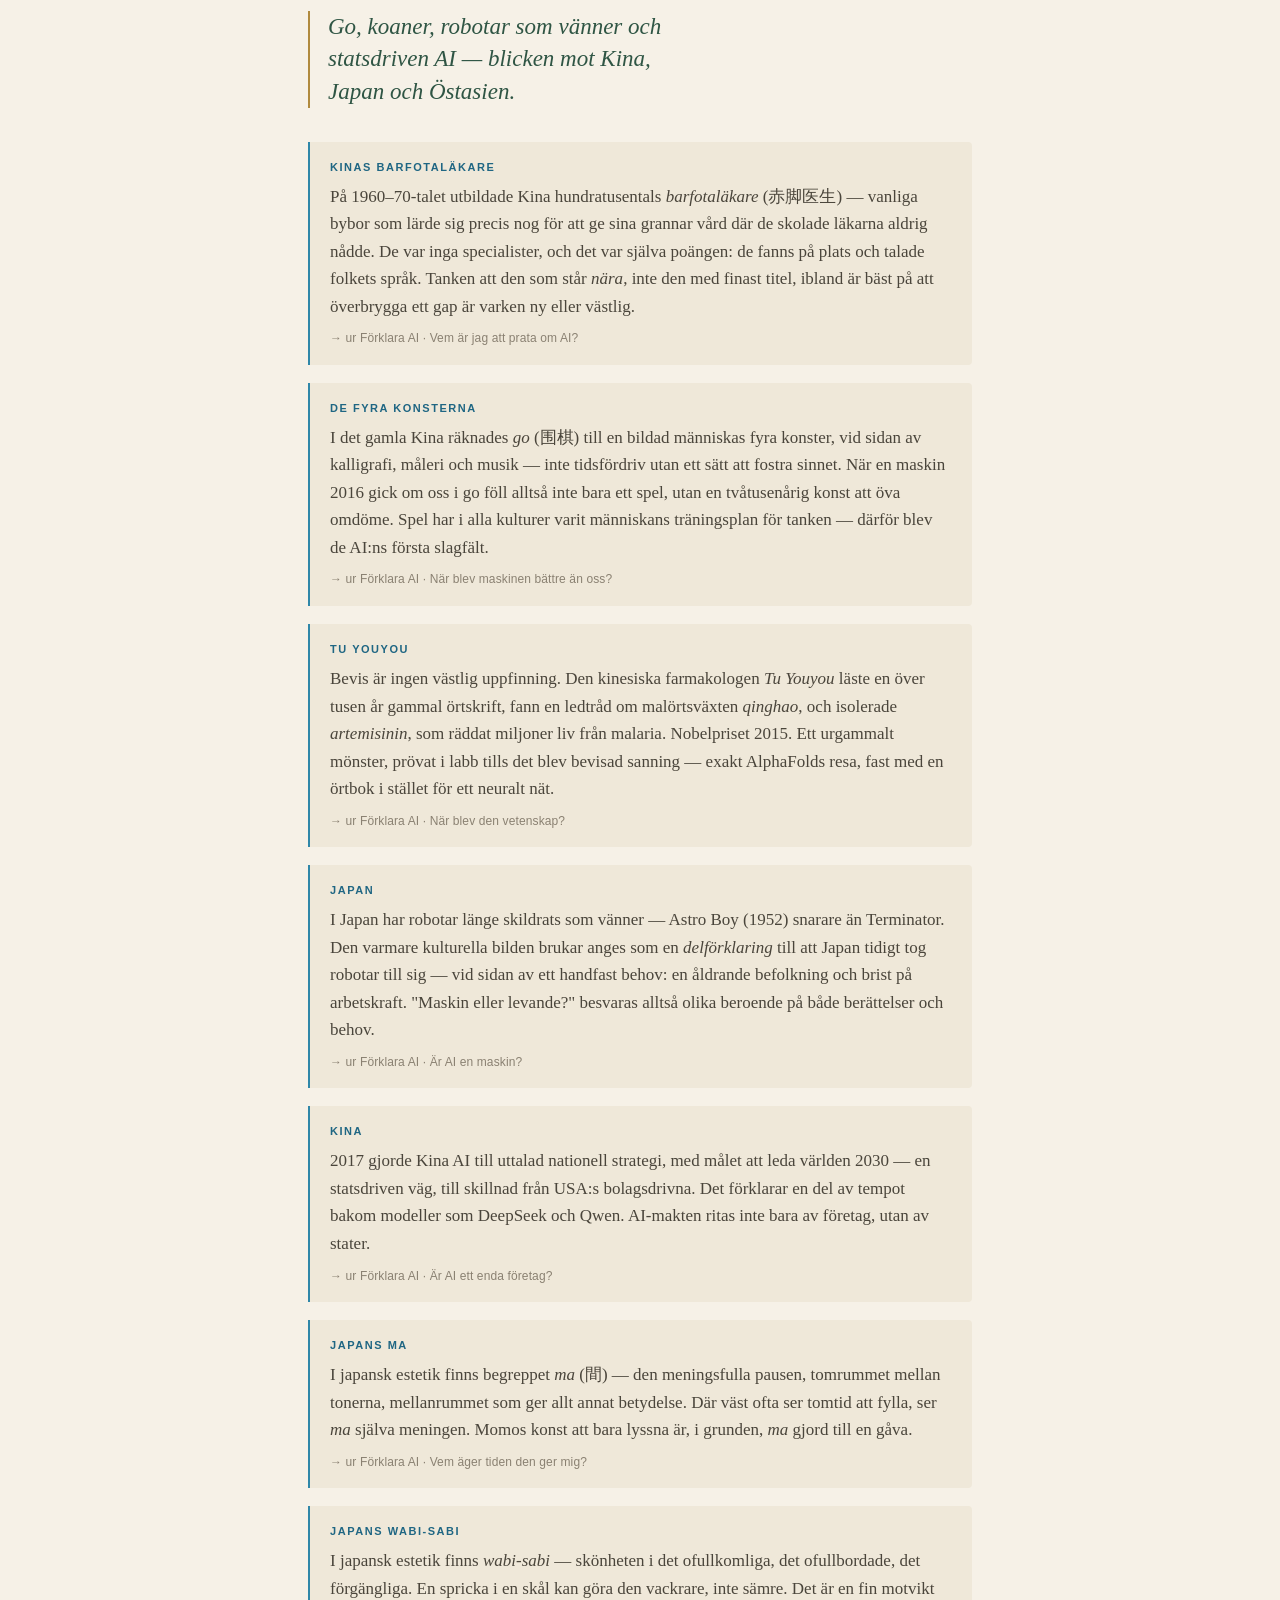
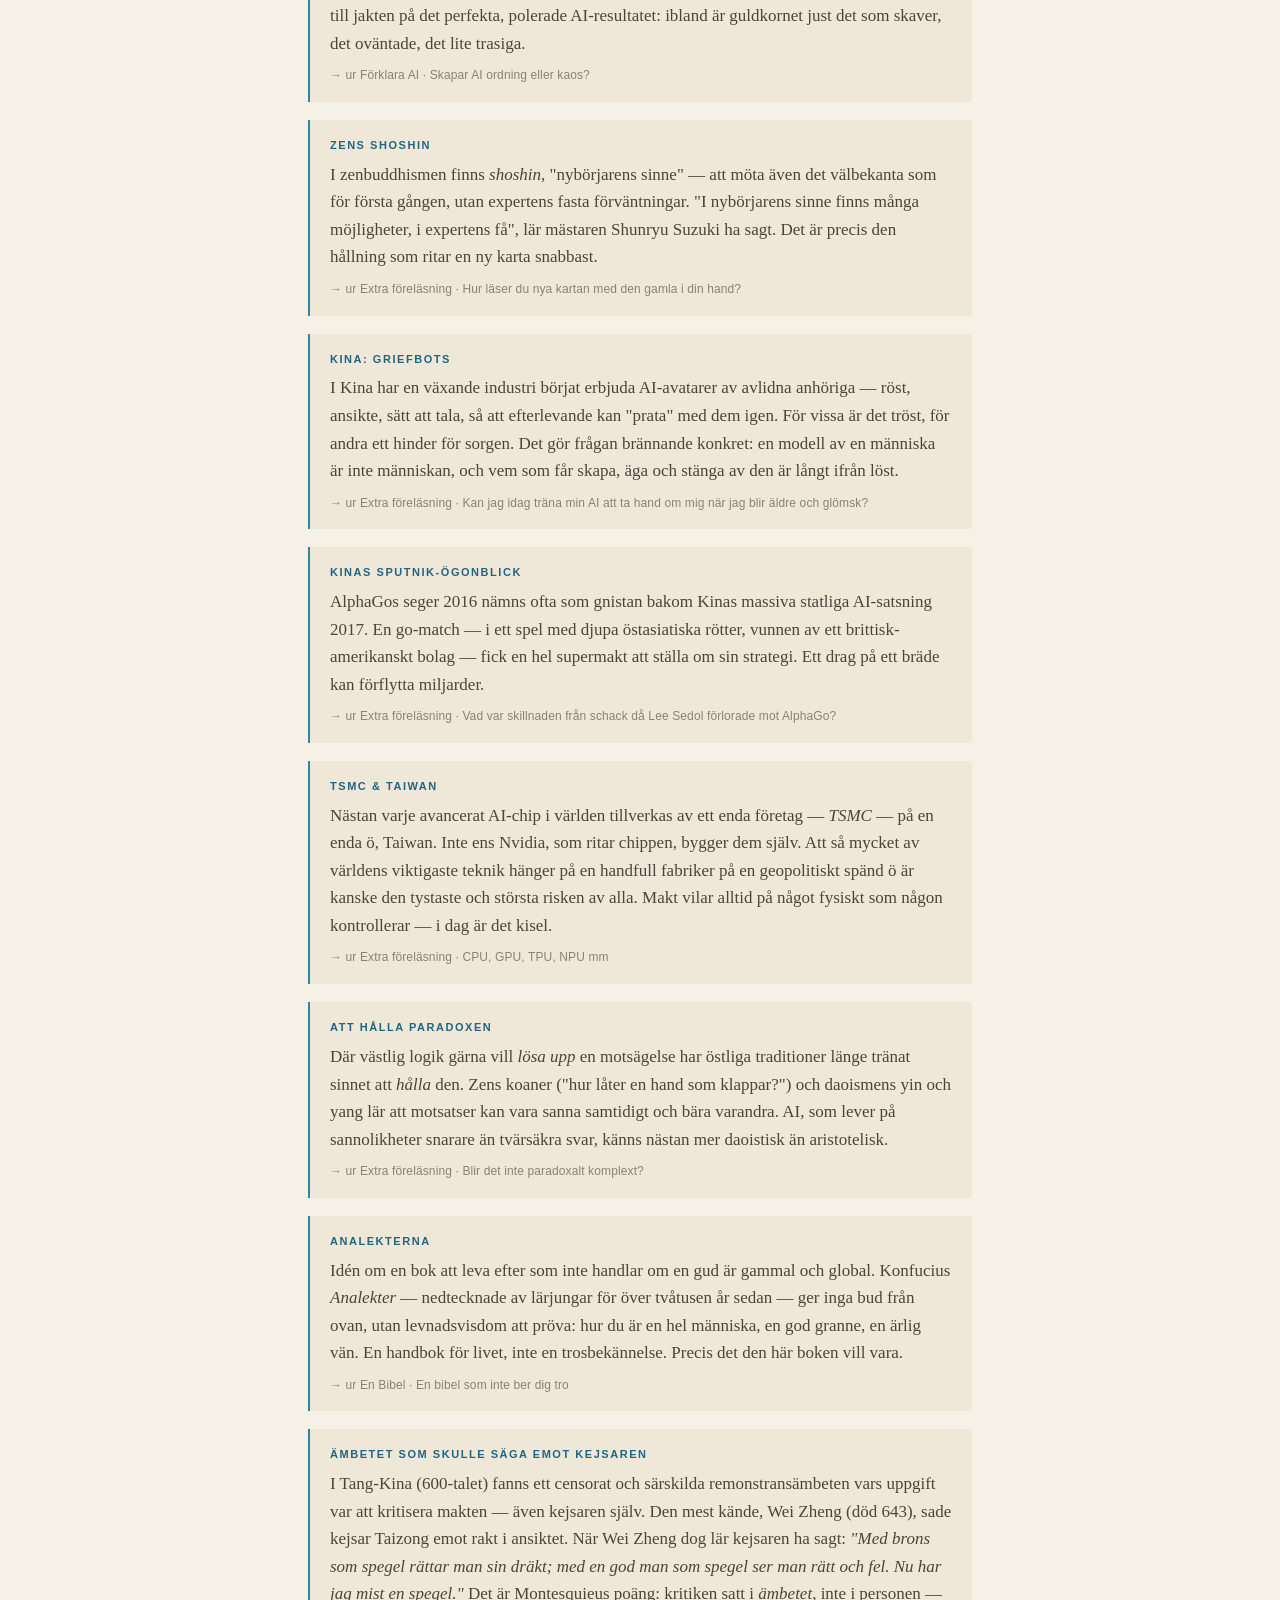
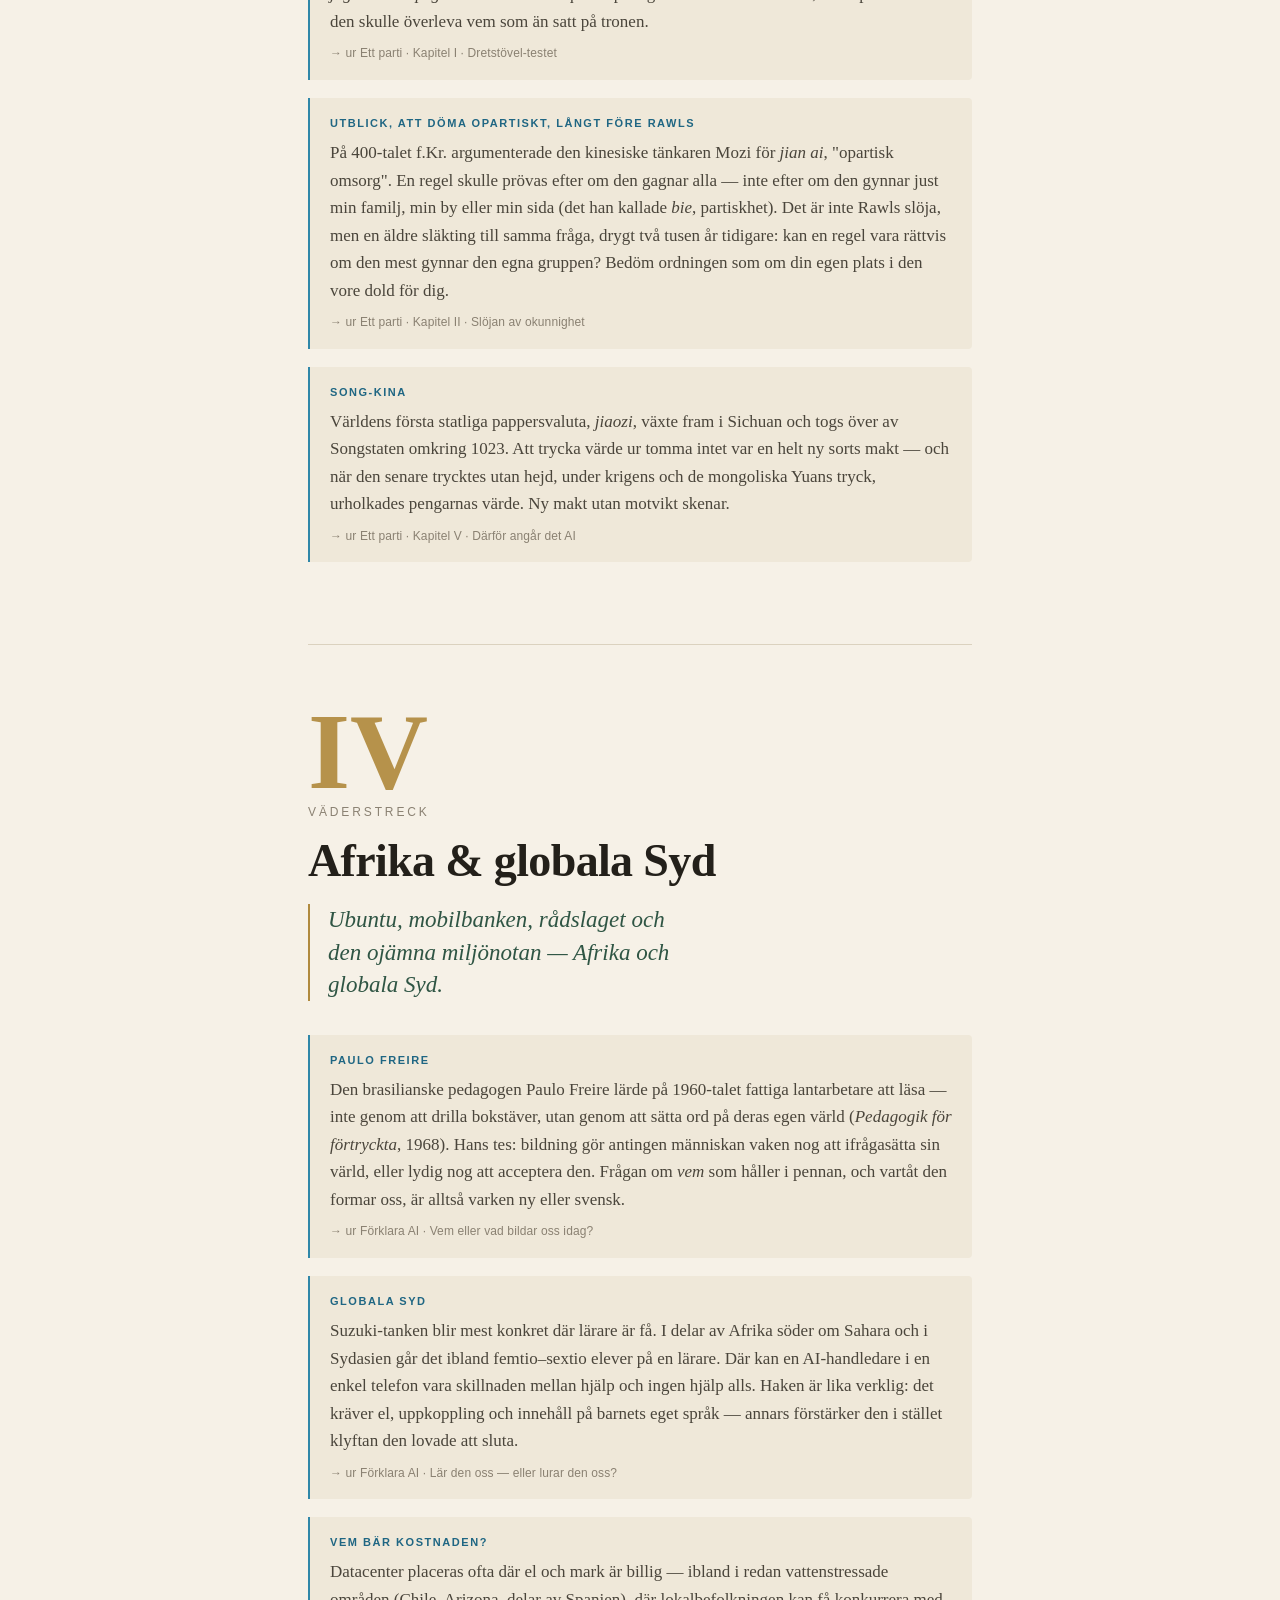
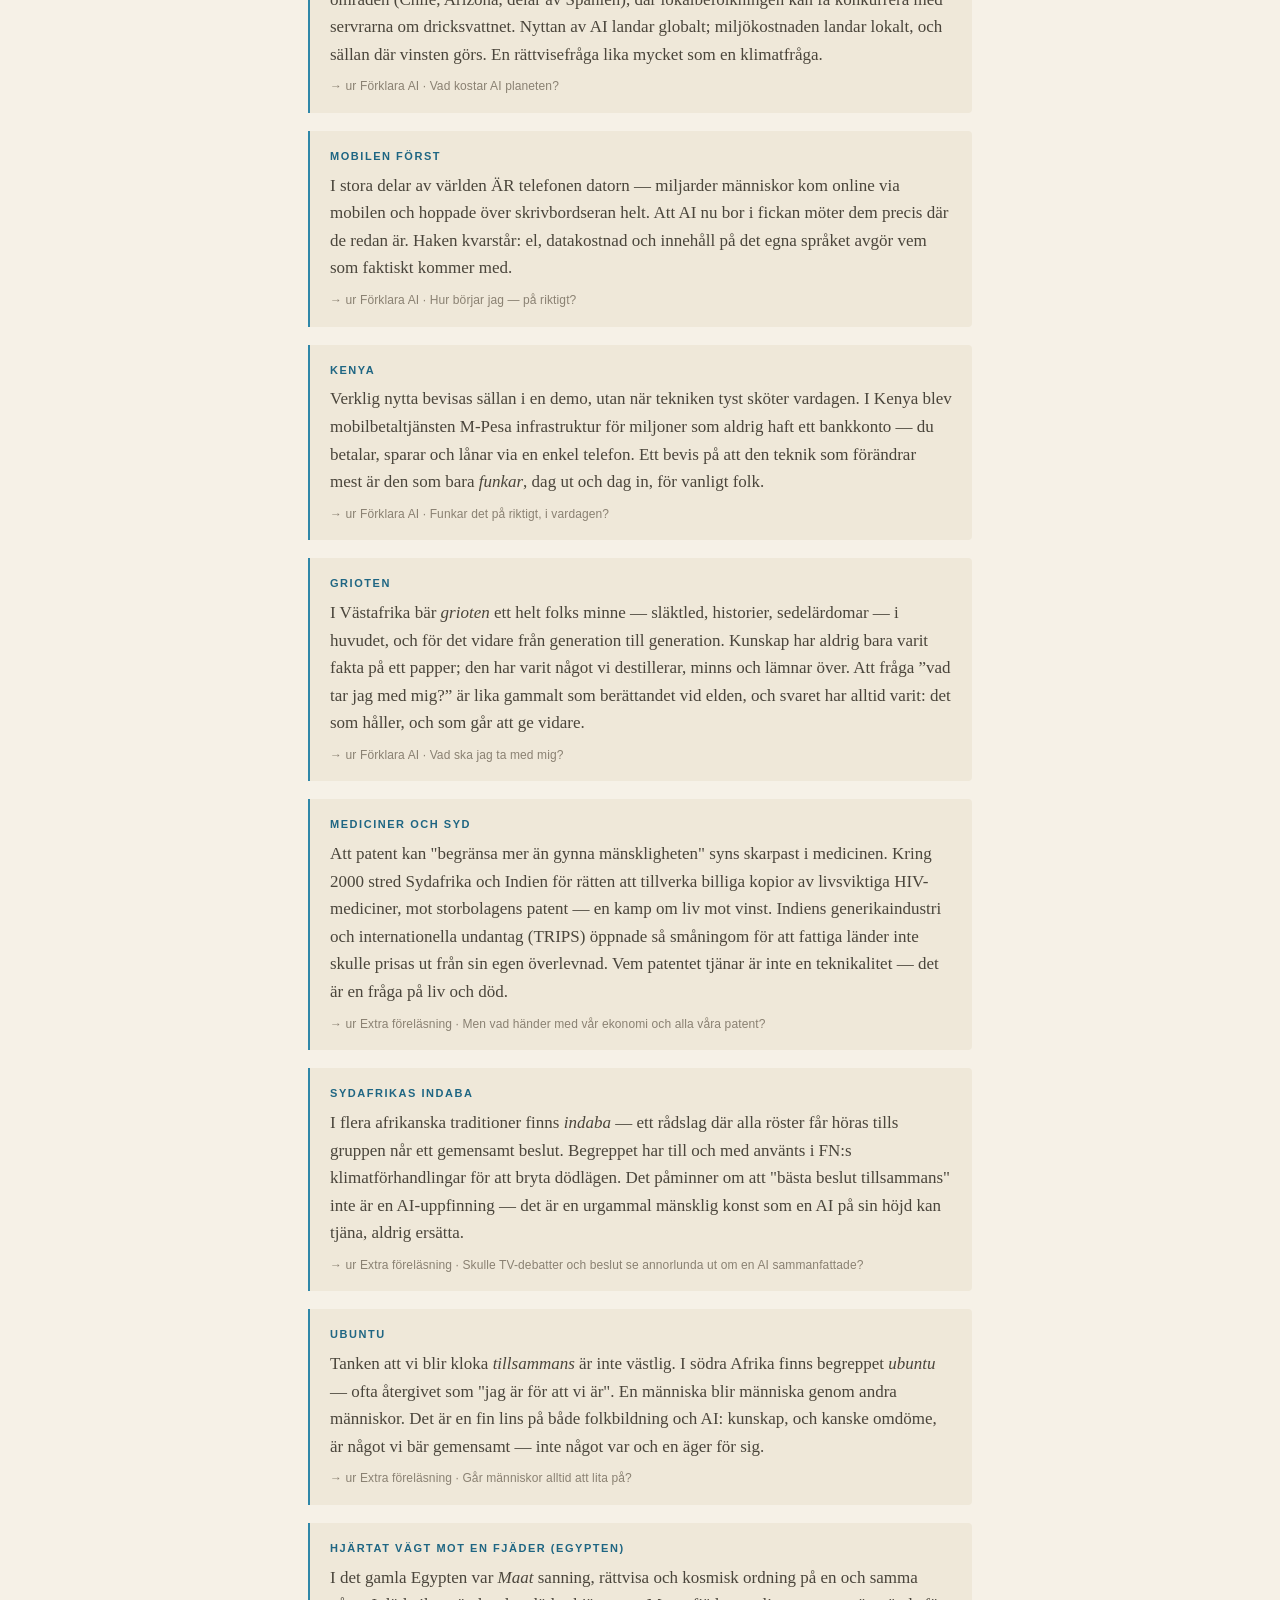
<file: utblickar.html>
<!doctype html>
<html lang="sv">
<head>
<meta charset="utf-8">
<meta http-equiv="Cache-Control" content="no-cache">
<meta http-equiv="Pragma" content="no-cache">
<meta name="viewport" content="width=device-width, initial-scale=1">
<meta name="color-scheme" content="light dark">
<script>try{var _t=localStorage.getItem("forklara-ai:tema")||(matchMedia("(prefers-color-scheme:dark)").matches?"dark":"light");document.documentElement.dataset.theme=_t;}catch(e){}</script>
<meta name="description" content="Utblickar — den vidare blicken samlad. Fönster mot världens visdom bortom väst, ur Förklara AI. Av Anna Malmberg.">
<title>Utblickar</title>
<link rel="icon" type="image/svg+xml" href="favicon.svg">
<meta name="theme-color" content="#2D6A4F">
<link rel="apple-touch-icon" href="apple-touch-icon.png">
<meta name="apple-mobile-web-app-capable" content="yes">
<meta name="apple-mobile-web-app-title" content="Utblickar">
<meta property="og:type" content="book">
<meta property="og:site_name" content="Förklara AI">
<meta property="og:locale" content="sv_SE">
<meta property="og:title" content="Utblickar — den vidare blicken">
<meta property="og:description" content="Den vidare blicken samlad. Fönster mot världens visdom bortom väst, ur Förklara AI. Av Anna Malmberg.">
<meta property="og:url" content="https://annamalmberg2.github.io/forklara-ai/utblickar.html">
<meta property="og:image" content="https://annamalmberg2.github.io/forklara-ai/content/forklara-ai/bilder/Utblickar.png">
<meta property="og:image:width" content="1280">
<meta property="og:image:height" content="800">
<link rel="canonical" href="https://annamalmberg2.github.io/forklara-ai/utblickar.html">
<meta property="og:image:alt" content="Omslag: Utblickar">
<meta name="twitter:card" content="summary_large_image">
<meta name="twitter:title" content="Utblickar — den vidare blicken">
<meta name="twitter:description" content="Den vidare blicken samlad. Fönster mot världens visdom bortom väst, ur Förklara AI. Av Anna Malmberg.">
<meta name="twitter:image" content="https://annamalmberg2.github.io/forklara-ai/content/forklara-ai/bilder/Utblickar.png">
<style>
  :root{
    --paper:#F6F1E7; --paper-2:#EFE8D9; --ink:#23201A; --ink-soft:#4A453B;
    --green:#2F5544; --green-soft:#3E6A55; --gold:#B08A3E; --gold-soft:#C6A25A;
    --taupe:#8A8172; --hair:#DBD2BF; --tint:#EBE6D6;
    --serif:"Iowan Old Style","Palatino Linotype","Book Antiqua",Palatino,"New York",Georgia,serif;
    --sans:-apple-system,BlinkMacSystemFont,"SF Pro Text","Avenir Next","Segoe UI",sans-serif;
    --measure:64ch;
  }
  @media (prefers-color-scheme:dark){
    :root{
      --paper:#1B1915; --paper-2:#232019; --ink:#ECE4D4; --ink-soft:#BDB4A2;
      --green:#7FB89C; --green-soft:#8FC7AB; --gold:#D3AE63; --gold-soft:#E0BE78;
      --taupe:#9C927E; --hair:#38342B; --tint:#26231C;
    }
  }
  :root[data-theme="light"]{
    --paper:#F6F1E7; --paper-2:#EFE8D9; --ink:#23201A; --ink-soft:#4A453B;
    --green:#2F5544; --green-soft:#3E6A55; --gold:#B08A3E; --gold-soft:#C6A25A;
    --taupe:#8A8172; --hair:#DBD2BF; --tint:#EBE6D6;
  }
  :root[data-theme="dark"]{
    --paper:#1B1915; --paper-2:#232019; --ink:#ECE4D4; --ink-soft:#BDB4A2;
    --green:#7FB89C; --green-soft:#8FC7AB; --gold:#D3AE63; --gold-soft:#E0BE78;
    --taupe:#9C927E; --hair:#38342B; --tint:#26231C;
  }
  *{box-sizing:border-box}
  body{margin:0;background:var(--paper);color:var(--ink);font-family:var(--serif);
    font-size:19px;line-height:1.72;-webkit-font-smoothing:antialiased;
    text-rendering:optimizeLegibility;}
  .wrap{max-width:720px;margin:0 auto;padding:0 28px;}
  p{margin:0 0 1.05em;max-width:var(--measure);}
  em{font-style:italic}
  strong{font-weight:600;color:var(--ink)}
  .label{font-family:var(--sans);font-size:11.5px;font-weight:600;letter-spacing:.19em;
    text-transform:uppercase;color:var(--green);margin:0 0 .55em;display:block;}
  a{color:var(--green);}

  /* ---- title page ---- */
  .title{min-height:96vh;display:flex;flex-direction:column;justify-content:center;
    padding:64px 0 40px;border-bottom:1px solid var(--hair);text-align:center;align-items:center;}
  .title .mark{font-family:var(--sans);font-size:12px;letter-spacing:.34em;text-transform:uppercase;
    color:var(--taupe);margin-bottom:30px;}
  .title h1{font-size:clamp(46px,10vw,86px);line-height:.98;margin:0;font-weight:600;
    letter-spacing:-.015em;text-wrap:balance;}
  .title h1 .em{color:var(--gold);font-style:italic;font-weight:600;}
  .title .sub{font-style:italic;font-size:clamp(18px,2.4vw,23px);color:var(--ink-soft);
    margin:26px auto 0;max-width:30ch;text-wrap:balance;}
  .rule-orn{margin:38px 0 8px;color:var(--gold);font-size:20px;letter-spacing:.4em;}
  .title .by{font-family:var(--sans);font-size:12.5px;letter-spacing:.16em;text-transform:uppercase;
    color:var(--taupe);margin-top:10px;}

  /* ---- generic section ---- */
  section{padding:64px 0;border-bottom:1px solid var(--hair);}
  section:last-of-type{border-bottom:none;}
  h2.h{font-size:clamp(27px,4.4vw,38px);line-height:1.1;margin:.1em 0 .5em;font-weight:600;
    letter-spacing:-.01em;text-wrap:balance;}
  .lead{font-size:20.5px;color:var(--ink-soft);}

  /* ---- foreword drop ---- */
  .foreword > p:first-of-type::first-letter,
  .tldr p::first-letter{
    font-family:var(--serif);float:left;font-size:3.35em;line-height:.72;
    padding:.06em .1em 0 0;color:var(--gold);font-weight:600;}

  /* ---- table of contents ---- */
  .toc ol{list-style:none;margin:0;padding:0;counter-reset:ch;}
  .toc li{display:flex;gap:20px;align-items:baseline;padding:15px 0;border-top:1px solid var(--hair);}
  .toc li:last-child{border-bottom:1px solid var(--hair);}
  .toc .n{font-family:var(--sans);font-variant-numeric:tabular-nums;color:var(--gold);
    font-weight:600;font-size:15px;min-width:26px;}
  .toc .t{font-size:20px;flex:1;}
  .toc .q{display:block;font-style:italic;font-size:16px;color:var(--taupe);margin-top:2px;line-height:1.4;}

  /* ---- chapter opener ---- */
  .opener{display:flex;flex-direction:column;align-items:flex-start;margin-bottom:34px;}
  .opener .num{font-family:var(--serif);font-size:clamp(58px,13vw,108px);line-height:.8;
    color:var(--gold);font-weight:600;opacity:.92;margin-bottom:6px;}
  .opener .kap{font-family:var(--sans);font-size:12px;letter-spacing:.24em;text-transform:uppercase;
    color:var(--taupe);margin-bottom:14px;}
  .opener h2{font-size:clamp(30px,5.4vw,46px);line-height:1.04;margin:0 0 20px;font-weight:600;
    letter-spacing:-.014em;text-wrap:balance;}
  .karn{font-style:italic;font-size:clamp(19px,2.5vw,23px);color:var(--green);line-height:1.4;
    padding-left:18px;border-left:2px solid var(--gold);max-width:34ch;}

  .block{margin:34px 0;}
  .tldr{background:var(--tint);border:1px solid var(--hair);border-radius:3px;
    padding:24px 26px;margin:30px 0 40px;}
  .tldr p{margin:0;max-width:none;}

  /* ---- perspektiv ---- */
  .persp{margin:34px 0;}
  .persp .row{padding:16px 0;border-top:1px solid var(--hair);display:grid;
    grid-template-columns:132px 1fr;gap:8px 24px;align-items:start;}
  .persp .row:last-child{border-bottom:1px solid var(--hair);}
  .persp .k{font-family:var(--sans);font-size:12px;font-weight:600;letter-spacing:.1em;
    text-transform:uppercase;color:var(--green);padding-top:.35em;}
  .persp .v{margin:0;max-width:none;}
  @media(max-width:560px){.persp .row{grid-template-columns:1fr;gap:3px;}.persp .k{padding-top:0;}}

  .refl{font-style:italic;font-size:21px;color:var(--ink);line-height:1.5;max-width:36ch;
    padding:4px 0;}
  .refl .label{font-style:normal;}

  /* ---- att ta med sig ---- */
  .keep{border-top:2px solid var(--gold);border-bottom:2px solid var(--gold);
    padding:22px 0;margin:38px 0 4px;text-align:center;}
  .keep .label{color:var(--gold);text-align:center;}
  .keep p{font-size:22px;font-style:italic;margin:0;max-width:none;color:var(--ink);
    text-wrap:balance;}

  .honest{background:var(--paper-2);border:1px solid var(--hair);border-radius:3px;
    padding:18px 22px;margin:28px 0;font-size:16.5px;color:var(--ink-soft);}
  .honest .label{color:var(--taupe);}

  /* ---- efterord / colophon ---- */
  .efter{text-align:center;}
  .efter .rule-orn{margin:0 0 28px;}
  .compass{font-style:italic;color:var(--green);font-size:19px;line-height:1.85;
    max-width:42ch;margin:26px auto;}
  .colophon{font-family:var(--sans);font-size:13px;color:var(--taupe);line-height:1.7;
    max-width:52ch;margin:30px auto 0;letter-spacing:.01em;}

  @media (prefers-reduced-motion:no-preference){
    .fade{opacity:0;transform:translateY(8px);animation:rise .9s ease forwards;}
    @keyframes rise{to{opacity:1;transform:none;}}
  }
  .tema-vaxel{position:fixed;top:16px;right:18px;z-index:50;font-family:var(--sans);
    font-size:17px;line-height:1;width:38px;height:38px;border-radius:50%;
    border:1px solid var(--hair);background:var(--paper);color:var(--gold);cursor:pointer;}
  .tema-vaxel:hover{border-color:var(--gold);}
  .skriv-ut{position:fixed;top:16px;right:64px;z-index:50;font-family:var(--sans);font-size:12px;
    letter-spacing:.03em;height:38px;padding:0 15px;border-radius:19px;border:1px solid var(--hair);
    background:var(--paper);color:var(--gold);cursor:pointer;}
  .skriv-ut:hover{border-color:var(--gold);}
  @media print{.skriv-ut{display:none;}}
  .dela-ai{position:fixed;top:16px;right:152px;z-index:50;font-family:var(--sans);font-size:12px;
    letter-spacing:.03em;height:38px;padding:0 15px;border-radius:19px;border:1px solid var(--hair);
    background:var(--paper);color:var(--gold);cursor:pointer;}
  .dela-ai:hover{border-color:var(--gold);}
  @media print{.dela-ai{display:none;}}
  @media print{
    :root, :root[data-theme="light"], :root[data-theme="dark"]{
      --paper:#fff; --paper-2:#f6f2e9; --ink:#1b1712; --ink-soft:#3a352c;
      --green:#2f5544; --gold:#9c7a30; --taupe:#6f675a; --hair:#cfc6b2; --tint:#f2ede0;
    }
    *{-webkit-print-color-adjust:exact;print-color-adjust:exact;}
    .tema-vaxel{display:none;}
    body{font-size:11.5pt;background:#fff;}
    .wrap{max-width:none;padding:0 6mm;}
    .title{min-height:auto;padding:10mm 0 12mm;page-break-after:always;}
    section{padding:14px 0;}
    .opener,.opener .num,.opener h2,h2.h{page-break-after:avoid;}
    .tldr,.keep,.honest,.compass,.refl,.persp .row{page-break-inside:avoid;}
    a{color:var(--ink);text-decoration:none;}
  }

  .uwin{border-left:2px solid #2F87A8;background:var(--paper-2);border-radius:0 4px 4px 0;padding:16px 20px;margin:18px 0;}
  :root[data-theme="dark"] .uwin{border-color:#4f9dc0;}
  .uwin .ul{font-family:var(--sans);font-size:11px;font-weight:700;letter-spacing:.14em;text-transform:uppercase;color:#1F6683;margin-bottom:6px;}
  :root[data-theme="dark"] .uwin .ul{color:#7FBEDB;}
  .uwin .ut{margin:0;font-size:17px;color:var(--ink-soft);line-height:1.62;max-width:none;}
  .uwin .src{font-family:var(--sans);font-size:12px;color:var(--taupe);margin-top:8px;letter-spacing:.01em;}

  /* Utskrift: centrerad, balanserad boksida (tillagt 2026-09-04) */
  @media print{
    @page{ margin: 18mm 26mm; }
    .title{ min-height:80vh !important; }   /* omslag centrerat som En rörelse */
    html, body{ background:#fff !important; }
    .wrap{ max-width:none !important; margin:0 !important; padding:0 !important; }
    .wrap p, .ford .body, .ford .ingress, .ford .body p{ max-width:none !important; }
    img{ max-width:100% !important; }
  }
  .toc a{color:inherit;}
  .toc .t a:hover{color:var(--gold);}

  /* ---- knapprad + Kopiera för Google Docs ---- */
  .bok-knappar{position:fixed;top:14px;right:14px;z-index:60;display:flex;gap:8px;
    flex-wrap:wrap;justify-content:flex-end;max-width:calc(100% - 28px);}
  .bok-knappar button{position:static;top:auto;right:auto;}
  .kopiera-docs{font-family:var(--sans);font-size:12px;letter-spacing:.03em;height:38px;
    padding:0 15px;border-radius:19px;border:1px solid var(--hair);background:var(--paper);
    color:var(--gold);cursor:pointer;}
  .kopiera-docs:hover{border-color:var(--gold);}
  @media print{.bok-knappar{display:none;}}

  /* PRINT_PUTS: snyggare sidbrytningar i utskrift */
  @media print{
    .opener{page-break-inside:avoid;break-inside:avoid;}
    .toc{page-break-before:always;}
    .toc li{page-break-inside:avoid;break-inside:avoid;}
    .foreword,.efter,.colophon{page-break-inside:avoid;}
    .ford .section{page-break-inside:auto;}
  }
  .cc-licens{display:inline-block;margin-top:4px;}
  .cc-licens a{color:var(--gold);}
</style>
</head>
<body>
<div class="bok-knappar">
<button class="kopiera-docs" id="kopieradocs" title="Kopiera hela boken som rich text — klistra in i Google Docs eller Word">Kopiera för Google Docs</button>
<button class="dela-ai" id="delaai" title="Kopiera hela boken som Markdown — klistra in i valfri AI">Dela med AI</button>
<button class="skriv-ut" id="skrivut" title="Skriv ut hela boken">Skriv ut</button>
<button class="tema-vaxel" id="tema" title="Ljust eller mörkt läge">☀</button>
</div>
<div class="wrap">
  <header class="title fade">
    <div class="mark">Den vidare blicken, samlad</div>
    <h1>Ut<span class="em">blickar</span></h1>
    <div class="sub">Fönster mot världens visdom bortom väst — för dig som bara vill ha just den vinkeln.</div>
    <div class="rule-orn">✦ ❋ ✦</div>
    <div class="by">av Anna Malmberg · ur Förklara AI</div>
  </header>

  <section class="foreword">
    <span class="label">Förord</span>
    <h2 class="h">Väst har aldrig tänkt ensamt</h2>
    <p>Standardversionen av teknikhistorien är nästan alltid vit, manlig och västlig — inte för att sanningen är det, utan för att det är den berättelse som upprepats mest. Genom hela Förklara AI har vi vävt in en <em>Utblick</em> där den hör hemma: en kort, konkret och kontrollerbar bild av världens visdom bortom väst.</p>
    <p>Här är de samlade, grupperade per världsdel. Läs dem i följd som en liten atlas — eller hoppa rakt på det väderstreck du själv behöver, för att stärka något du redan håller på med. Aldrig "så tänker öst" i svepande ordalag; alltid namn, årtal och plats.</p>
    <p><strong>En sista ärlighet:</strong> maskiner har varit med och skrivit den här boken. Mitt motto har varit: relevant och granskningsbart. Det här är inte AI-slop — det är mina tankar. Men ingen tanke föds ur intet: mina bygger på allt som tänkts genom historien och tänks omkring mig nu — vi står alla på giganters axlar. Jag hade inte klarat att skriva det så välformulerat utan maskiner, och maskiner hade inte kunnat skriva något liknande utan mig. Skillnaden är inte om en maskin rört vid något, utan om jag släppte det igenom — med mitt omdöme, min själ, mina kastade utkast. Den här skrevs snabbt, med hjälp, och ändå gick varje mening genom mig. Finns det fel någonstans bär jag ansvaret ensam.</p>
        <div class="keep" style="margin-top:30px;"><span class="label">Regeln</span><p>Konkret och kontrollerbart — aldrig en exotisk krydda.</p></div>
  </section>

  <section class="toc">
    <span class="label">Innehåll</span>
    <h2 class="h">Sju väderstreck, en blick i taget</h2>
    <ol>
      <li><span class="n">I</span><span class="t"><a href="#kap-1">Den islamiska världen & Mellanöstern</a><span class="q">Logiken vi kallar "västerländsk" gick en omväg genom Bagdad. Här är fönstren mot den islamiska världen och Mellanöstern.</span></span></li>
      <li><span class="n">II</span><span class="t"><a href="#kap-2">Indien & Sydasien</a><span class="q">Nollan, algoritmens rötter, mönstergenier och "världens apotek" — den indiska och sydasiatiska tråden.</span></span></li>
      <li><span class="n">III</span><span class="t"><a href="#kap-3">Kina & Östasien</a><span class="q">Go, koaner, robotar som vänner och statsdriven AI — blicken mot Kina, Japan och Östasien.</span></span></li>
      <li><span class="n">IV</span><span class="t"><a href="#kap-4">Afrika & globala Syd</a><span class="q">Ubuntu, mobilbanken, rådslaget och den ojämna miljönotan — Afrika och globala Syd.</span></span></li>
      <li><span class="n">V</span><span class="t"><a href="#kap-5">Urfolk & det gemensamma arvet</a><span class="q">Sju generationer framåt, kollektivt ägd kunskap — urfolkens och det gemensammas visdom.</span></span></li>
      <li><span class="n">VI</span><span class="t"><a href="#kap-6">Europa, Norden & världens regler</a><span class="q">GDPR, suverän AI, medborgare som skriver om reglerna — kampen om vems värderingar som byggs in.</span></span></li>
      <li><span class="n">VII</span><span class="t"><a href="#kap-7">Tvärgående mänskliga mönster</a><span class="q">Vad som räknas som klokt, vem skadan drabbar, hur vi mäter — mönster som går tvärs över alla gränser.</span></span></li>
    </ol>
  </section>

  <section id="kap-1">
    <div class="opener" data-rubrik="Väderstreck I – Den islamiska världen &amp; Mellanöstern">
      <div class="num">I</div>
      <div class="kap">Väderstreck</div>
      <h2>Den islamiska världen & Mellanöstern</h2>
      <div class="karn">Logiken vi kallar "västerländsk" gick en omväg genom Bagdad. Här är fönstren mot den islamiska världen och Mellanöstern.</div>
    </div>
    <div class="uwin"><div class="ul">Bagdad</div><p class="ut">Mycket av den Aristoteles som Västeuropa återupptäckte kom tillbaka via arabvärlden. När delar av den grekiska kunskapen blivit svåråtkomlig i Europa översattes och utvecklades den vidare av lärde i och kring Bagdad under 800–900-talet (den grekisk-arabiska översättningsrörelsen) — de bevarade den inte bara, de byggde vidare på den. Logiken vi kallar "västerländsk" gick en omväg genom arabvärlden på sin väg tillbaka till oss.</p><div class="src">→ ur Förklara AI · Vad menade Aristoteles med first principles?</div></div>
    <div class="uwin"><div class="ul">al-Jazari</div><p class="ut">Långt före Babbage byggde den muslimske ingenjören al-Jazari (1136–1206) automater som gick att <em>ställa om</em> — bland annat en musikautomat vars rytm kunde ändras. Idén om en maskin som följer utbytbara instruktioner är alltså äldre, och mer global, än den europeiska datorhistorien brukar låta påskina.</p><div class="src">→ ur Förklara AI · Vem uppfann AI?</div></div>
    <div class="uwin"><div class="ul">Osmanska riket</div><p class="ut">Teknikmotstånd får verkliga, långa följder. Det var inget <em>totalt</em> tryckförbud — pressar för hebreiska, grekiska och armeniska fanns i Istanbul redan på 1500-talet. Men tryck med <em>arabisk</em> skrift tilläts först 1727, nästan 300 år efter Gutenberg — delvis för att skrivarskrån och kalligrafer såg sitt hantverk hotat (samma slags motstånd som ludditerna ovan). Fördröjningen bromsade spridningen av tryckta böcker i regionen i sekler — "vänta och se" är också ett val med ett pris.</p><div class="src">→ ur Förklara AI · Är rädslan för det nya nytt? Eller är det lönt att strejka?</div></div>
    <div class="uwin"><div class="ul">al-Khwarizmi</div><p class="ut">Själva ordet <em>algoritm</em>, grundbulten i allt maskinen gör, kommer från den persiske matematikern <em>al-Khwarizmi</em> (~820 e.Kr.) vid Vishetens hus i Bagdad, vars namn latiniserades till &#8221;Algoritmi&#8221;. Hans bok gav oss också ordet <em>algebra</em>. Steg-för-steg-tänkandet som hela den här trappan vilar på bär alltså ett persiskt namn — räknekonsten gick genom många händer innan den blev kod.</p><div class="src">→ ur Förklara AI · Hur lärde den sig?</div></div>
    <div class="uwin"><div class="ul">Islams isnad</div><p class="ut">Källkritik är ingen nätålderns uppfinning. Redan på 700–800-talet byggde muslimska lärde upp <em>isnad</em> — en noggrann kedja av vem som hört vad av vem, för att avgöra om ett återberättat yttrande av profeten var äkta, och granskade till och med varje länks trovärdighet (<em>ilm al-rijal</em>). Idén "lita på härkomsten, inte på hur äkta det låter" är alltså över tusen år gammal, och global.</p><div class="src">→ ur Förklara AI · Hur vet jag vad som är sant?</div></div>
    <div class="uwin"><div class="ul">Iran</div><p class="ut">Bilden av naturvetenskap och teknik som "manlig" är kulturell, inte naturlig. Iran har länge haft en påfallande hög andel kvinnor på sina universitet — i flera naturvetenskapliga ämnen bland de högsta i världen. Och 2014 blev iranskan <em>Maryam Mirzakhani</em> den första, och hittills enda, kvinnan att tilldelas Fieldsmedaljen, matematikens motsvarighet till Nobelpriset. Det påminner om att var talangen får blomma beror på samhället, inte på logiken.</p><div class="src">→ ur Extra föreläsning · Kvinnorna, logiken och Nobelpriset</div></div>
    <div class="uwin"><div class="ul">När en begränsning blev oändlig (al-Andalus)</div><p class="ut">När den islamiska traditionen undvek avbildningar av det heliga vände konstnärerna begränsningen till något oändligt: geometriska mönster som upprepas och vecklar ut sig utan slut, som i Alhambra i Granada (1300-talet). Matematiker har långt senare visat att mönstren kan klassificeras med en stor del av de symmetrigrupper geometrin känner. En regel behöver inte kväva skapandet — den kan ge det en riktning.</p><div class="src">→ ur En Bibel · Kapitel VI · Konst, kreativitet och natur</div></div>
    <div class="uwin"><div class="ul">Den som bygger huset bär huset</div><p class="ut">I Hammurabis lag (Babylon, omkring 1754 f.Kr.) står i paragraf 229: om en byggmästare reser ett hus så illa att det rasar och husägaren dör, ska byggmästaren dödas. Hård, ja, men principen är ren konsekvenslogik: den som fattar beslutet ska bära följden av det. Fyra tusen år senare känns det besläktat med det vi kallar "skin in the game". Hammurabis regel gällde visserligen ett särskilt yrkesansvar, inte makten i stort, men tanken att koppla beslut till följd är en av mänsklighetens äldsta.</p><div class="src">→ ur Ett parti · Kapitel III · Konsekvenstestet</div></div>
    <div class="uwin"><div class="ul">Verkligheten över auktoriteten (Kairo)</div><p class="ut">Omkring 1021 skrev Ibn al-Haytham (Alhazen) sin <em>Optikens bok</em> i Kairo. Hans regel: tro inte på de gamla mästarna för att de är gamla — pröva deras påståenden mot vad du faktiskt kan observera. Sanningssökaren, menade han, är den som tvivlar och prövar, inte den som litar blint. Det är just det som menas med att verkligheten har vetorätt: ingen tanke, inte ens Motviktens egen, står över mätningen.</p><div class="src">→ ur Ett parti · Kapitel VI · Testet gäller Motvikten själv</div></div>
  </section>

  <section id="kap-2">
    <div class="opener" data-rubrik="Väderstreck II – Indien &amp; Sydasien">
      <div class="num">II</div>
      <div class="kap">Väderstreck</div>
      <h2>Indien & Sydasien</h2>
      <div class="karn">Nollan, algoritmens rötter, mönstergenier och "världens apotek" — den indiska och sydasiatiska tråden.</div>
    </div>
    <div class="uwin"><div class="ul">Indiens IT-våg</div><p class="ut">I Indiens mjukvaruindustri — TCS, Infosys, Wipro — har kvinnor länge utgjort en påfallande stor andel av programmerarna, i perioder en högre andel än i Silicon Valley. Kodning har där ofta setts som ett respektabelt, tryggt yrke för kvinnor snarare än en &#8221;grabbig&#8221; bransch. Vad som räknas som ett &#8221;manligt&#8221; jobb är alltså inte givet av tekniken — det ritas om från land till land.</p><div class="src">→ ur Förklara AI · Men är det inte bara män som kodar?</div></div>
    <div class="uwin"><div class="ul">Indiens UPI</div><p class="ut">Exponentiell tillväxt känns overklig tills du ser den hända. Indiens digitala betalningssystem <em>UPI</em> gick på några få år från nära noll till över tio miljarder transaktioner i månaden — snabbare än nästan någon vågade tro. Ett helt land hoppade förbi både checkar och kreditkort rakt in i mobilen. Det är exponentialens signatur: långsamt, långsamt, och så plötsligt överallt.</p><div class="src">→ ur Förklara AI · Hur snabbt går AI utvecklingen egentligen?</div></div>
    <div class="uwin"><div class="ul">Indien</div><p class="ut">Ingen förkroppsligar "mönster mot bevis" bättre än den indiske matematikern <strong>Srinivasa Ramanujan</strong> (1887–1920). Självlärd såg han formler av häpnadsväckande skönhet nästan som i uppenbarelser — de flesta visade sig sanna, några var fel. Hans kollega G.H. Hardy älskade intuitionen men insisterade: en formel är inte sann för att den är vacker, utan först när den är <em>bevisad</em>. En språkmodell är lite av en Ramanujan utan Hardy — full av mönster, utan kravet på bevis. Den Hardy-rollen är din.</p><div class="src">→ ur Förklara AI · Går den att lita på?</div></div>
    <div class="uwin"><div class="ul">Indien</div><p class="ut">Bias handlar inte bara om hudfärg och kön i väst. Forskare varnar för att AI tränad på indisk data kan ärva <em>kastfördomar</em> — osynliga för den som inte känner systemet, men djupt kännbara för den som drabbas. Varje samhälle har sina egna skevheter, och en modell lär sig troget just den värld den matas med. Frågan "vem finns inte i datan?" ser olika ut i olika delar av världen.</p><div class="src">→ ur Förklara AI · Ärver den våra fördomar?</div></div>
    <div class="uwin"><div class="ul">Filippinerna & Indien</div><p class="ut">Automationens smäll landar inte jämnt över världen. I länder där call center och backoffice blev vägen upp ur fattigdom — Filippinerna har långt över en miljon sådana jobb — hotar AI-röster och chattbottar just den trappan. Ofta träffar omställningen hårdast där skyddsnäten är tunnast.</p><div class="src">→ ur Förklara AI · Tar den mitt jobb?</div></div>
    <div class="uwin"><div class="ul">Indiens Aadhaar</div><p class="ut">Världens största biometriska ID-system kopplades till välfärd för över en miljard människor. Effektivt, men när fingeravtryck inte lästes, uppkopplingen fallerade eller data inte matchade, nekades utsatta sin matranson. Granskare har kopplat svältdödsfall till sådana felaktiga avslag. Samma läxa som i Nederländerna: när en modell får sista ordet är det den mest sårbara som faller mellan stolarna.</p><div class="src">→ ur Förklara AI · När en dum modell får bestämma över en människa</div></div>
    <div class="uwin"><div class="ul">Indiens jugaad</div><p class="ut">Det finns ett indiskt begrepp, <em>jugaad</em> — konsten att lösa problem smart, sparsamt och med det du har. Att bygga eget och modulärt med stram budget, i stället för att köpa den dyra låsta lådan, är i grunden jugaad. Vibe coding gör den hållningen tillgänglig för fler: mycket gjort, med lite.</p><div class="src">→ ur Förklara AI · Kan jag bygga något själv?</div></div>
    <div class="uwin"><div class="ul">Mumbais dabbawalas</div><p class="ut">I Mumbai levererar omkring 5 000 <em>dabbawalas</em> varje dag ungefär 200 000 hemlagade lunchlådor till rätt kontor, och tomlådorna hem igen, med en felfrekvens i storleksordningen en på miljonen. Nästan utan teknik, med enkla färg- och symbolkoder, av ofta lågutbildade bärare. Ingen ritade systemet uppifrån; det växte fram. Det är emergens i renodlad form: ur många enkla delar och lokala regler uppstår en helhet ingen enskild kan förklara — precis som i ett neuralt nät, eller ett mycel.</p><div class="src">→ ur Extra föreläsning · Kan AI tänka?</div></div>
    <div class="uwin"><div class="ul">Bhutan</div><p class="ut">Sedan 1970-talet mäter Bhutan sin utveckling i <em>Gross National Happiness</em>, bruttonationallycka, vid sidan av BNP. Tanken: framsteg som inte också ger välmående, gemenskap och mening är inget riktigt framsteg. En påminnelse om att "smartare och effektivare" aldrig var hela målet — närvaron och meningen räknas också, om vi bara väljer att mäta dem.</p><div class="src">→ ur Extra föreläsning · Kan AI göra oss både smartare och mer närvarande?</div></div>
    <div class="uwin"><div class="ul">Schackets rötter</div><p class="ut">Själva spelet Deep Blue bemästrade är ett globalt arv. Schack växte fram ur det indiska <em>chaturanga</em> (ca 500-talet), vandrade via Persien (där "shah mat", kungen är död, blev "schackmatt") och arabvärlden innan det nådde Europa. Även finrummet maskinen erövrade var byggt av många kulturer.</p><div class="src">→ ur Extra föreläsning · Hur var den där historien om Deep Blue vs Kasparov?</div></div>
    <div class="uwin"><div class="ul">Logik med fyra hörn (Indien)</div><p class="ut">Den indiske filosofen Nagarjuna (omkring 150 e.Kr.) arbetade med <em>catuṣkoṭi</em>, "de fyra hörnen": ett påstående kan vara sant, falskt, både-och, eller varken-eller. Där väst gärna tvingar in allt i ja eller nej öppnade han ett rum däremellan. En språkmodell, som lever i sannolikheter snarare än tvärsäkerhet, hör nästan hemma i det rummet.</p><div class="src">→ ur En Bibel · Kapitel IV · Kognition, språk och sanning</div></div>
    <div class="uwin"><div class="ul">Små pengars makt (Bangladesh)</div><p class="ut">1983 grundade ekonomen Muhammad Yunus Grameen Bank i Bangladesh: små lån till de allra fattigaste, ofta kvinnor, som ingen vanlig bank ville röra. Idén att också de fattiga är kreditvärdiga, att värdighet kan finansieras, gav banken och Yunus Nobels fredspris 2006 — en banbrytande idé, om än senare kritiserad för höga räntor och skuldfällor. Makt över resurser handlar också om vem vi över huvud taget räknar som en möjlig motpart.</p><div class="src">→ ur En Bibel · Kapitel VIII · Ekonomi, makt och resurser</div></div>
    <div class="uwin"><div class="ul">Mogulriket</div><p class="ut">På 1500-talet styrde den muslimske kejsaren Akbar ett rike med hinduer, muslimer, kristna, jainer och parser. I stället för att tvinga fram en tro avskaffade han särskatten på icke-muslimer, bjöd in olika trosriktningar till öppna debatter och formulerade en princip han kallade <em>sulh-i-kul</em> — "fred med alla". Att skydda friheten också för den tro du själv finner främmande är ingen modern uppfinning. Det är en av maktens sällsyntaste och modigaste gärningar.</p><div class="src">→ ur En rörelse · Kapitel V · Make Freedom Great Again</div></div>
    <div class="uwin"><div class="ul">Indien: jainism</div><p class="ut">Jainismens <em>anekāntavāda</em>, "mångsidigheten", säger att verkligheten har fler sidor än någon enskild kan se. Bilden är de blinda som känner på en elefant: en tar tag i benet och säger "en pelare", en i snabeln och säger "en orm" — var och en har rätt om sin del och fel om helheten. (Liknelsen delas av flera indiska traditioner.) Att veta att din blick är partiell är ingen svaghet.</p><div class="src">→ ur Ett parti · Kapitel VII · Kompassen</div></div>
  </section>

  <section id="kap-3">
    <div class="opener" data-rubrik="Väderstreck III – Kina &amp; Östasien">
      <div class="num">III</div>
      <div class="kap">Väderstreck</div>
      <h2>Kina & Östasien</h2>
      <div class="karn">Go, koaner, robotar som vänner och statsdriven AI — blicken mot Kina, Japan och Östasien.</div>
    </div>
    <div class="uwin"><div class="ul">Kinas barfotaläkare</div><p class="ut">På 1960–70-talet utbildade Kina hundratusentals <em>barfotaläkare</em> (赤脚医生) — vanliga bybor som lärde sig precis nog för att ge sina grannar vård där de skolade läkarna aldrig nådde. De var inga specialister, och det var själva poängen: de fanns på plats och talade folkets språk. Tanken att den som står <em>nära</em>, inte den med finast titel, ibland är bäst på att överbrygga ett gap är varken ny eller västlig.</p><div class="src">→ ur Förklara AI · Vem är jag att prata om AI?</div></div>
    <div class="uwin"><div class="ul">De fyra konsterna</div><p class="ut">I det gamla Kina räknades <em>go</em> (围棋) till en bildad människas fyra konster, vid sidan av kalligrafi, måleri och musik — inte tidsfördriv utan ett sätt att fostra sinnet. När en maskin 2016 gick om oss i go föll alltså inte bara ett spel, utan en tvåtusenårig konst att öva omdöme. Spel har i alla kulturer varit människans träningsplan för tanken — därför blev de AI:ns första slagfält.</p><div class="src">→ ur Förklara AI · När blev maskinen bättre än oss?</div></div>
    <div class="uwin"><div class="ul">Tu Youyou</div><p class="ut">Bevis är ingen västlig uppfinning. Den kinesiska farmakologen <em>Tu Youyou</em> läste en över tusen år gammal örtskrift, fann en ledtråd om malörtsväxten <em>qinghao</em>, och isolerade <em>artemisinin</em>, som räddat miljoner liv från malaria. Nobelpriset 2015. Ett urgammalt mönster, prövat i labb tills det blev bevisad sanning — exakt AlphaFolds resa, fast med en örtbok i stället för ett neuralt nät.</p><div class="src">→ ur Förklara AI · När blev den vetenskap?</div></div>
    <div class="uwin"><div class="ul">Japan</div><p class="ut">I Japan har robotar länge skildrats som vänner — Astro Boy (1952) snarare än Terminator. Den varmare kulturella bilden brukar anges som en <em>delförklaring</em> till att Japan tidigt tog robotar till sig — vid sidan av ett handfast behov: en åldrande befolkning och brist på arbetskraft. "Maskin eller levande?" besvaras alltså olika beroende på både berättelser och behov.</p><div class="src">→ ur Förklara AI · Är AI en maskin?</div></div>
    <div class="uwin"><div class="ul">Kina</div><p class="ut">2017 gjorde Kina AI till uttalad nationell strategi, med målet att leda världen 2030 — en statsdriven väg, till skillnad från USA:s bolagsdrivna. Det förklarar en del av tempot bakom modeller som DeepSeek och Qwen. AI-makten ritas inte bara av företag, utan av stater.</p><div class="src">→ ur Förklara AI · Är AI ett enda företag?</div></div>
    <div class="uwin"><div class="ul">Japans ma</div><p class="ut">I japansk estetik finns begreppet <em>ma</em> (間) — den meningsfulla pausen, tomrummet mellan tonerna, mellanrummet som ger allt annat betydelse. Där väst ofta ser tomtid att fylla, ser <em>ma</em> själva meningen. Momos konst att bara lyssna är, i grunden, <em>ma</em> gjord till en gåva.</p><div class="src">→ ur Förklara AI · Vem äger tiden den ger mig?</div></div>
    <div class="uwin"><div class="ul">Japans wabi-sabi</div><p class="ut">I japansk estetik finns <em>wabi-sabi</em> — skönheten i det ofullkomliga, det ofullbordade, det förgängliga. En spricka i en skål kan göra den vackrare, inte sämre. Det är en fin motvikt till jakten på det perfekta, polerade AI-resultatet: ibland är guldkornet just det som skaver, det oväntade, det lite trasiga.</p><div class="src">→ ur Förklara AI · Skapar AI ordning eller kaos?</div></div>
    <div class="uwin"><div class="ul">Zens shoshin</div><p class="ut">I zenbuddhismen finns <em>shoshin</em>, "nybörjarens sinne" — att möta även det välbekanta som för första gången, utan expertens fasta förväntningar. "I nybörjarens sinne finns många möjligheter, i expertens få", lär mästaren Shunryu Suzuki ha sagt. Det är precis den hållning som ritar en ny karta snabbast.</p><div class="src">→ ur Extra föreläsning · Hur läser du nya kartan med den gamla i din hand?</div></div>
    <div class="uwin"><div class="ul">Kina: griefbots</div><p class="ut">I Kina har en växande industri börjat erbjuda AI-avatarer av avlidna anhöriga — röst, ansikte, sätt att tala, så att efterlevande kan "prata" med dem igen. För vissa är det tröst, för andra ett hinder för sorgen. Det gör frågan brännande konkret: en modell av en människa är inte människan, och vem som får skapa, äga och stänga av den är långt ifrån löst.</p><div class="src">→ ur Extra föreläsning · Kan jag idag träna min AI att ta hand om mig när jag blir äldre och glömsk?</div></div>
    <div class="uwin"><div class="ul">Kinas Sputnik-ögonblick</div><p class="ut">AlphaGos seger 2016 nämns ofta som gnistan bakom Kinas massiva statliga AI-satsning 2017. En go-match — i ett spel med djupa östasiatiska rötter, vunnen av ett brittisk-amerikanskt bolag — fick en hel supermakt att ställa om sin strategi. Ett drag på ett bräde kan förflytta miljarder.</p><div class="src">→ ur Extra föreläsning · Vad var skillnaden från schack då Lee Sedol förlorade mot AlphaGo?</div></div>
    <div class="uwin"><div class="ul">TSMC & Taiwan</div><p class="ut">Nästan varje avancerat AI-chip i världen tillverkas av ett enda företag — <em>TSMC</em> — på en enda ö, Taiwan. Inte ens Nvidia, som ritar chippen, bygger dem själv. Att så mycket av världens viktigaste teknik hänger på en handfull fabriker på en geopolitiskt spänd ö är kanske den tystaste och största risken av alla. Makt vilar alltid på något fysiskt som någon kontrollerar — i dag är det kisel.</p><div class="src">→ ur Extra föreläsning · CPU, GPU, TPU, NPU mm</div></div>
    <div class="uwin"><div class="ul">Att hålla paradoxen</div><p class="ut">Där västlig logik gärna vill <em>lösa upp</em> en motsägelse har östliga traditioner länge tränat sinnet att <em>hålla</em> den. Zens koaner ("hur låter en hand som klappar?") och daoismens yin och yang lär att motsatser kan vara sanna samtidigt och bära varandra. AI, som lever på sannolikheter snarare än tvärsäkra svar, känns nästan mer daoistisk än aristotelisk.</p><div class="src">→ ur Extra föreläsning · Blir det inte paradoxalt komplext?</div></div>
    <div class="uwin"><div class="ul">Analekterna</div><p class="ut">Idén om en bok att leva efter som inte handlar om en gud är gammal och global. Konfucius <em>Analekter</em> — nedtecknade av lärjungar för över tvåtusen år sedan — ger inga bud från ovan, utan levnadsvisdom att pröva: hur du är en hel människa, en god granne, en ärlig vän. En handbok för livet, inte en trosbekännelse. Precis det den här boken vill vara.</p><div class="src">→ ur En Bibel · En bibel som inte ber dig tro</div></div>
    <div class="uwin"><div class="ul">Ämbetet som skulle säga emot kejsaren</div><p class="ut">I Tang-Kina (600-talet) fanns ett censorat och särskilda remonstransämbeten vars uppgift var att kritisera makten — även kejsaren själv. Den mest kände, Wei Zheng (död 643), sade kejsar Taizong emot rakt i ansiktet. När Wei Zheng dog lär kejsaren ha sagt: <em>"Med brons som spegel rättar man sin dräkt; med en god man som spegel ser man rätt och fel. Nu har jag mist en spegel."</em> Det är Montesquieus poäng: kritiken satt i <em>ämbetet</em>, inte i personen — den skulle överleva vem som än satt på tronen.</p><div class="src">→ ur Ett parti · Kapitel I · Dretstövel-testet</div></div>
    <div class="uwin"><div class="ul">Utblick, Att döma opartiskt, långt före Rawls</div><p class="ut">På 400-talet f.Kr. argumenterade den kinesiske tänkaren Mozi för <em>jian ai</em>, "opartisk omsorg". En regel skulle prövas efter om den gagnar alla — inte efter om den gynnar just min familj, min by eller min sida (det han kallade <em>bie</em>, partiskhet). Det är inte Rawls slöja, men en äldre släkting till samma fråga, drygt två tusen år tidigare: kan en regel vara rättvis om den mest gynnar den egna gruppen? Bedöm ordningen som om din egen plats i den vore dold för dig.</p><div class="src">→ ur Ett parti · Kapitel II · Slöjan av okunnighet</div></div>
    <div class="uwin"><div class="ul">Song-Kina</div><p class="ut">Världens första statliga pappersvaluta, <em>jiaozi</em>, växte fram i Sichuan och togs över av Songstaten omkring 1023. Att trycka värde ur tomma intet var en helt ny sorts makt — och när den senare trycktes utan hejd, under krigens och de mongoliska Yuans tryck, urholkades pengarnas värde. Ny makt utan motvikt skenar.</p><div class="src">→ ur Ett parti · Kapitel V · Därför angår det AI</div></div>
  </section>

  <section id="kap-4">
    <div class="opener" data-rubrik="Väderstreck IV – Afrika &amp; globala Syd">
      <div class="num">IV</div>
      <div class="kap">Väderstreck</div>
      <h2>Afrika & globala Syd</h2>
      <div class="karn">Ubuntu, mobilbanken, rådslaget och den ojämna miljönotan — Afrika och globala Syd.</div>
    </div>
    <div class="uwin"><div class="ul">Paulo Freire</div><p class="ut">Den brasilianske pedagogen Paulo Freire lärde på 1960-talet fattiga lantarbetare att läsa — inte genom att drilla bokstäver, utan genom att sätta ord på deras egen värld (<em>Pedagogik för förtryckta</em>, 1968). Hans tes: bildning gör antingen människan vaken nog att ifrågasätta sin värld, eller lydig nog att acceptera den. Frågan om <em>vem</em> som håller i pennan, och vartåt den formar oss, är alltså varken ny eller svensk.</p><div class="src">→ ur Förklara AI · Vem eller vad bildar oss idag?</div></div>
    <div class="uwin"><div class="ul">Globala Syd</div><p class="ut">Suzuki-tanken blir mest konkret där lärare är få. I delar av Afrika söder om Sahara och i Sydasien går det ibland femtio–sextio elever på en lärare. Där kan en AI-handledare i en enkel telefon vara skillnaden mellan hjälp och ingen hjälp alls. Haken är lika verklig: det kräver el, uppkoppling och innehåll på barnets eget språk — annars förstärker den i stället klyftan den lovade att sluta.</p><div class="src">→ ur Förklara AI · Lär den oss — eller lurar den oss?</div></div>
    <div class="uwin"><div class="ul">Vem bär kostnaden?</div><p class="ut">Datacenter placeras ofta där el och mark är billig — ibland i redan vattenstressade områden (Chile, Arizona, delar av Spanien), där lokalbefolkningen kan få konkurrera med servrarna om dricksvattnet. Nyttan av AI landar globalt; miljökostnaden landar lokalt, och sällan där vinsten görs. En rättvisefråga lika mycket som en klimatfråga.</p><div class="src">→ ur Förklara AI · Vad kostar AI planeten?</div></div>
    <div class="uwin"><div class="ul">Mobilen först</div><p class="ut">I stora delar av världen ÄR telefonen datorn — miljarder människor kom online via mobilen och hoppade över skrivbordseran helt. Att AI nu bor i fickan möter dem precis där de redan är. Haken kvarstår: el, datakostnad och innehåll på det egna språket avgör vem som faktiskt kommer med.</p><div class="src">→ ur Förklara AI · Hur börjar jag — på riktigt?</div></div>
    <div class="uwin"><div class="ul">Kenya</div><p class="ut">Verklig nytta bevisas sällan i en demo, utan när tekniken tyst sköter vardagen. I Kenya blev mobilbetaltjänsten M-Pesa infrastruktur för miljoner som aldrig haft ett bankkonto — du betalar, sparar och lånar via en enkel telefon. Ett bevis på att den teknik som förändrar mest är den som bara <em>funkar</em>, dag ut och dag in, för vanligt folk.</p><div class="src">→ ur Förklara AI · Funkar det på riktigt, i vardagen?</div></div>
    <div class="uwin"><div class="ul">Grioten</div><p class="ut">I Västafrika bär <em>grioten</em> ett helt folks minne — släktled, historier, sedelärdomar — i huvudet, och för det vidare från generation till generation. Kunskap har aldrig bara varit fakta på ett papper; den har varit något vi destillerar, minns och lämnar över. Att fråga &#8221;vad tar jag med mig?&#8221; är lika gammalt som berättandet vid elden, och svaret har alltid varit: det som håller, och som går att ge vidare.</p><div class="src">→ ur Förklara AI · Vad ska jag ta med mig?</div></div>
    <div class="uwin"><div class="ul">Mediciner och Syd</div><p class="ut">Att patent kan "begränsa mer än gynna mänskligheten" syns skarpast i medicinen. Kring 2000 stred Sydafrika och Indien för rätten att tillverka billiga kopior av livsviktiga HIV-mediciner, mot storbolagens patent — en kamp om liv mot vinst. Indiens generikaindustri och internationella undantag (TRIPS) öppnade så småningom för att fattiga länder inte skulle prisas ut från sin egen överlevnad. Vem patentet tjänar är inte en teknikalitet — det är en fråga på liv och död.</p><div class="src">→ ur Extra föreläsning · Men vad händer med vår ekonomi och alla våra patent?</div></div>
    <div class="uwin"><div class="ul">Sydafrikas indaba</div><p class="ut">I flera afrikanska traditioner finns <em>indaba</em> — ett rådslag där alla röster får höras tills gruppen når ett gemensamt beslut. Begreppet har till och med använts i FN:s klimatförhandlingar för att bryta dödlägen. Det påminner om att "bästa beslut tillsammans" inte är en AI-uppfinning — det är en urgammal mänsklig konst som en AI på sin höjd kan tjäna, aldrig ersätta.</p><div class="src">→ ur Extra föreläsning · Skulle TV-debatter och beslut se annorlunda ut om en AI sammanfattade?</div></div>
    <div class="uwin"><div class="ul">Ubuntu</div><p class="ut">Tanken att vi blir kloka <em>tillsammans</em> är inte västlig. I södra Afrika finns begreppet <em>ubuntu</em> — ofta återgivet som "jag är för att vi är". En människa blir människa genom andra människor. Det är en fin lins på både folkbildning och AI: kunskap, och kanske omdöme, är något vi bär gemensamt — inte något var och en äger för sig.</p><div class="src">→ ur Extra föreläsning · Går människor alltid att lita på?</div></div>
    <div class="uwin"><div class="ul">Hjärtat vägt mot en fjäder (Egypten)</div><p class="ut">I det gamla Egypten var <em>Maat</em> sanning, rättvisa och kosmisk ordning på en och samma gång. I dödsriket vägdes den dödes hjärta mot Maats fjäder: ett liv tyngt av orätt vägde för mycket. Föreställningen att våra handlingar väger något, att etik inte är godtycke, är över fyra tusen år gammal, och född i Afrika.</p><div class="src">→ ur En Bibel · Kapitel V · Filosofi och livsfrågor</div></div>
    <div class="uwin"><div class="ul">Ett land i molnet (Tuvalu)</div><p class="ut">Önationen Tuvalu i Stilla havet hotas av stigande hav. 2022 tillkännagav landet att det bygger en <em>digital kopia</em> av sig självt — öar, arkiv, kultur, för att kunna bestå som nation även om marken en dag försvinner under vågorna. Frågan "vad är vi utan vår plats?" blev plötsligt bokstavlig. Digitalt liv är inte längre en lek vid sidan av; för någon är det arken.</p><div class="src">→ ur En Bibel · Kapitel VII · Digitalt liv och dataetik</div></div>
    <div class="uwin"><div class="ul">Landet som la ner armén (Costa Rica)</div><p class="ut">1948 gjorde Costa Rica något nästan unikt: landet avskaffade sin armé och flyttade pengarna till skola och vård. Sedan dess har det varit en av Latinamerikas stabilaste demokratier. Ett samhälle som ser människor snarare än hot väljer ibland att bygga skolsal i stället för kasern. Vad vi mäter och rustar för formar vilka vi blir.</p><div class="src">→ ur En Bibel · Kapitel IX · Samhälle, tillit och gemenskap</div></div>
    <div class="uwin"><div class="ul">Västafrika</div><p class="ut">Ett välkänt ordspråk med rötter i västafrikanska samhällen säger att det krävs en hel by för att fostra ett barn. I många kulturer är familjen ingen sluten kärnenhet utan en väv: mostrar, grannar, faddrar och äldste bär ansvaret tillsammans. Bilden av "en mamma, en pappa, två barn" som den enda riktiga familjen är historiskt sett ovanlig — de flesta människor har vuxit upp i något bredare. Familjen är en relation, inte en mall.</p><div class="src">→ ur En rörelse · Kapitel II · Make Families Great Again</div></div>
    <div class="uwin"><div class="ul">Sydafrika</div><p class="ut">När apartheid föll 1994 väntade många ett blodbad: den förtryckta majoriteten hade all rätt till hämnd. I stället valde Sydafrika under Mandela och ärkebiskop Tutu en sanningskommission, där psykologen Pumla Gobodo-Madikizela var en av nyckelpersonerna i kommissionens arbete och senare blev en av försoningens främsta uttolkare. Förövare kunde få villkorad amnesti, men bara mot att öppet och fullständigt redovisa sina brott. Modellen var långt ifrån perfekt: många offer fick aldrig upprättelse, och den ekonomiska orättvisan bestod. Men den bar en storhet få segrare vågat: att bygga en nation utan att krossa den besegrade. Att bli stor utan att göra någon annan liten.</p><div class="src">→ ur En rörelse · Kapitel VI · Make Nations Great Again</div></div>
    <div class="uwin"><div class="ul">Mali</div><p class="ut">Enligt traditionen samlades Malirikets stormän vid Kurukan Fuga omkring 1236 och antog <em>Mandenstadgan</em> — en muntlig författning som fördelade makt mellan klanerna, förd vidare av griots och 2009 upptagen på Unescos lista över mänsklighetens immateriella kulturarv. Källan är muntlig, så innehåll och datering diskuteras — men att maktdelning tänkts också i Västafrika är inte omtvistat.</p><div class="src">→ ur Ett parti · Kapitel IV · Maktens motvikt är inte västlig</div></div>
  </section>

  <section id="kap-5">
    <div class="opener" data-rubrik="Väderstreck V – Urfolk &amp; det gemensamma arvet">
      <div class="num">V</div>
      <div class="kap">Väderstreck</div>
      <h2>Urfolk & det gemensamma arvet</h2>
      <div class="karn">Sju generationer framåt, kollektivt ägd kunskap — urfolkens och det gemensammas visdom.</div>
    </div>
    <div class="uwin"><div class="ul">Sånglinjerna</div><p class="ut">Australiens urfolk bar i tusentals år ett helt navigationssystem i minnet — <em>sånglinjer</em> som sjunger landet: vägar, vattenhål och lagar tvärs över en kontinent, utan en enda karta. Där vi tappar bort oss så fort GPS:en dör visar de att minnet, tränat rätt, kan rymma en hel värld. Det vi övar växer; det vi lägger ut krymper — oavsett århundrade.</p><div class="src">→ ur Förklara AI · Gör AI oss dummare eller tvingas vi bli smartare?</div></div>
    <div class="uwin"><div class="ul">Går en stil att äga?</div><p class="ut">Den västliga idén om konst som en <em>individs</em> egendom, skyddad och signerad, är inte universell. I aboriginskt måleri bärs mönster och berättelser vidare kollektivt inom en grupp; en indisk raga eller en västafrikansk griots sång lärs mästare till lärling och "ägs" av traditionen, inte av en upphovsperson. Frågan AI ställer på sin spets — vem äger en stil? — har många kulturer brottats med länge, och besvarat helt olika.</p><div class="src">→ ur Förklara AI · Vad händer med konsten & musiken?</div></div>
    <div class="uwin"><div class="ul">Traditionell kunskap</div><p class="ut">Västlig upphovsrätt och patent är byggda kring en <em>individuell</em> upphovsperson och en avgränsad tid. Men mycket av världens kunskap är kollektiv och gammal — en bys medicinalväxter, ett folks mönster och sånger. När företag patenterat sådant (känt som "biopiracy", t.ex. tvisterna om neem och gurkmeja i Indien) passar det inte mallen alls. Internationella organ som WIPO försöker nu skydda kunskap som upphovsrätten aldrig byggdes för.</p><div class="src">→ ur Extra föreläsning · Vilka licenser finns — och vad får jag använda?</div></div>
    <div class="uwin"><div class="ul">Himlen räknad i Mesoamerika</div><p class="ut">Långt innan teleskopet kartlade Maya-folket himlen med blotta ögat. I den så kallade Dresdenkodexen (bevarad från 1000–1200-talet) finns tabeller över planeten Venus gång som är häpnadsväckande exakta — bara några timmars fel räknat över sekler. Att förstå kosmos, och samtidigt bäva inför det, är ingen västlig ensamrätt.</p><div class="src">→ ur En Bibel · Kapitel I · Vetenskap och universum</div></div>
    <div class="uwin"><div class="ul">Ett minne av knutar (inka)</div><p class="ut">Inkariket styrde miljoner människor utan alfabet. I stället band de <em>quipu</em> — snören där knutarnas typ, färg och placering bar tal, och troligen också släktled och historia. Minne behöver inte bläck; det kan sitta i händernas hantverk. En påminnelse om att "skrift" och "kunskap" har haft många former.</p><div class="src">→ ur En Bibel · Kapitel II · Historia, tid och minne</div></div>
    <div class="uwin"><div class="ul">Att lägga ner ett agg (Hawaii)</div><p class="ut">På Hawaii finns <em>ho’oponopono</em> — ungefär "att göra rätt igen". Traditionellt samlades familjen för att tala ut, erkänna och förlåta, så att gammalt agg inte skulle förgifta gemenskapen. Liknande tankar finns i modern psykologi: oförrätter vi bär på tär mest på bäraren. Styrka är inte att aldrig såras — det är att kunna lägga ner.</p><div class="src">→ ur En Bibel · Kapitel III · Psykologi och självutveckling</div></div>
    <div class="uwin"><div class="ul">Det goda livet som samklang (Ecuador)</div><p class="ut">I Anderna finns <em>sumak kawsay</em>, "det goda livet", tanken att välmående inte är att äga mest, utan att leva i samklang med gemenskapen och naturen. 2008 skrev Ecuador in <em>buen vivir</em> i sin grundlag och gav till och med naturen egna rättigheter — ett begrepp modernt formulerat men rotat i äldre andinsk världsbild. Att praktiken sedan ofta svek idealet, inte minst genom fortsatt oljeutvinning, hör till berättelsen. Men själva tanken står: lyckan mäts inte bara i det du samlar, utan i det du hör ihop med.</p><div class="src">→ ur En Bibel · Kapitel X · Lyckan</div></div>
    <div class="uwin"><div class="ul">Sjunde generationen</div><p class="ut">Hos Haudenosaunee (irokeserna) finns principen att väga varje beslut mot dess följder <em>sju generationer</em> framåt. Det är i praktiken Motviktens konsekvenstest, satt i system för århundraden sedan: fråga inte bara vad som gynnar oss nu, utan vem som får betala långt efter att vi själva är borta.</p><div class="src">→ ur Ett parti · Kapitel III · Konsekvenstestet</div></div>
  </section>

  <section id="kap-6">
    <div class="opener" data-rubrik="Väderstreck VI – Europa, Norden &amp; världens regler">
      <div class="num">VI</div>
      <div class="kap">Väderstreck</div>
      <h2>Europa, Norden & världens regler</h2>
      <div class="karn">GDPR, suverän AI, medborgare som skriver om reglerna — kampen om vems värderingar som byggs in.</div>
    </div>
    <div class="uwin"><div class="ul">Tre modeller</div><p class="ut">Världen kör just nu tre olika experiment i hur AI ska styras. <strong>EU</strong> reglerar efter risk och rättigheter (AI Act). <strong>USA</strong> lutar mot marknad och lätt hand. <strong>Kina</strong> styr statligt, med kontroll och censur inbyggd. Ingen vet vilken väg som bär bäst, men de flesta länder i Syd blir <em>regeltagare</em>, inte regelskrivare. Vems värderingar som byggs in i morgondagens AI avgörs alltså till stor del i tre huvudstäder.</p><div class="src">→ ur Förklara AI · Är det farligt?</div></div>
    <div class="uwin"><div class="ul">Brysseleffekten</div><p class="ut">EU:s GDPR har blivit något av en världsstandard — flera länder (t.ex. Brasilien) har byggt sina egna lagar på den, helt enkelt för att globala bolag tycker det är enklast att följa den strängaste regeln överallt. Men långt ifrån alla följer EU: USA reglerar sektorsvis, Kina har egna hårda dataregler. "Vad som gäller" beror alltså på var i världen datan lever.</p><div class="src">→ ur Förklara AI · Privatperson eller företag — vad är skillnaden?</div></div>
    <div class="uwin"><div class="ul">Var får datan bo?</div><p class="ut">Allt fler länder kräver att viss data <em>stannar inom landet</em> — Indien, Kina och Ryssland har olika former av datalokaliseringslagar. Var din information fysiskt lagras är alltså inte en teknisk petitess utan ibland en fråga om vems lagar som gäller över den. "Hur länge sparas det?" har fått en tvilling: "och var?"</p><div class="src">→ ur Förklara AI · Vad får jag skriva in — och vad stannar kvar?</div></div>
    <div class="uwin"><div class="ul">Suverän AI</div><p class="ut">Allt fler länder vill inte vara beroende av utländska (oftast amerikanska) moln och modeller, och bygger egna: EU driver egna satsningar, Indien och Gulfstaterna (t.ex. Förenade Arabemiratens Falcon) tränar egna stora modeller. "Företagsklar" har fått en storasyster — "landsklar": vem äger infrastrukturen som ett helt lands data vilar på?</p><div class="src">→ ur Förklara AI · Hur vet jag om en AI-tjänst är företagsklar?</div></div>
    <div class="uwin"><div class="ul">Olika svar i olika länder</div><p class="ut">Vem som äger ett AI-verk beror på var du står. USA:s upphovsrättsmyndighet har nekat skydd för rent AI-genererade verk (det krävs mänskligt skapande). En kinesisk domstol har i ett uppmärksammat fall gett upphovsrätt till en AI-assisterad bild. Japan är samtidigt ovanligt tillåtande mot att träna modeller på upphovsrättsskyddat material. Samma teknik, tre olika rättsvärldar.</p><div class="src">→ ur Förklara AI · Vem äger det jag skapar med den?</div></div>
    <div class="uwin"><div class="ul">Där lagen ännu saknas</div><p class="ut">EU:s AI Act är fortfarande ovanlig — de flesta länder har ännu ingen samlad AI-lag, bara riktlinjer och sektorsregler. Det gör paradoxalt nog er egen policy <em>viktigare</em>, inte mindre viktig: där lagstiftaren är tyst är företagets egna regler den enda regelbok som faktiskt gäller i vardagen.</p><div class="src">→ ur Förklara AI · Behöver vi en AI-policy?</div></div>
    <div class="uwin"><div class="ul">Ordet robot</div><p class="ut">Själva ordet <em>robot</em> är inte tekniskt utan teatraliskt — det dök upp 1920 i tjecken Karel Čapeks pjäs <em>R.U.R.</em>, och själva ordet föreslogs av hans bror, konstnären <em>Josef Čapek</em> — från <em>robota</em>: slavarbete, tvångsarbete. Innan roboten fanns på riktigt fanns den som en berättelse om konstgjorda arbetare som gör uppror. Namnen bär ofta en hel världsbild — långt innan tekniken hunnit ikapp.</p><div class="src">→ ur Extra föreläsning · Alla dessa X — namnen, labben och hype-profeterna</div></div>
    <div class="uwin"><div class="ul">När medborgare skriver om reglerna</div><p class="ut">Att vanligt folk formar spelreglerna är ingen utopi. Island lät 2011 medborgare vara med och forma ett utkast till ny grundlag, och Taiwan har byggt en digital demokrati där medborgare och myndigheter förhandlar öppet (rörelsen g0v). Ett parti av en tanke, byggt av en medborgare, står i en global tradition: makten får inte vara några få experters ensak.</p><div class="src">→ ur Ett parti · Jag skulle bara hänga tvätten</div></div>
    <div class="uwin"><div class="ul">Marshallplanen</div><p class="ut">1948 gjorde USA något ovanligt för en segrare: i stället för att krossa sina besegrade fiender pumpade landet in det som i dagens pengar motsvarar långt över hundra miljarder dollar för att bygga upp Västeuropa — inklusive forna fienden Västtyskland. Det var inte ren godhet; det fanns en kylig kalkyl mot Sovjet. Men det blev en avgörande del av något större: stabilare demokratier, marknader som gjorde även USA rikare, och en lång fred i Västeuropa. Amerikas kanske största ögonblick var inte när det ställde sig <em>först</em>, utan när dess storhet <em>lyfte andra</em>. <em>Everybody counts</em> är ingen naiv dröm. Det har hänt.</p><div class="src">→ ur En rörelse · En rörelse som började med ett felsagt ord</div></div>
    <div class="uwin"><div class="ul">Baskien</div><p class="ut">I den baskiska staden Mondragón finns en av världens största arbetarkooperativ: tiotusentals människor äger de företag de arbetar i. När kriser slår till skär de hellre i lönerna än sparkar folk, för ägarna och de anställda är samma personer. Det är inte perfekt och löser inte allt. Men det visar att "människans värde i arbetet" inte är en dikt: det går att bygga in i själva ägandet.</p><div class="src">→ ur En rörelse · Kapitel I · Make Work Great Again</div></div>
    <div class="uwin"><div class="ul">Nederländerna</div><p class="ut">Den nederländska hemvårdsmodellen Buurtzorg gjorde tvärtemot effektivitetsvågen: den slängde de minutstyrda scheman som mätte hur snabbt en sköterska var klar, och gav i stället små team frihet att faktiskt känna sina patienter. Resultatet blev inte dyrare — det blev billigare, med nöjdare patienter och personal. Ett bevis på att "mer människa" och "lägre kostnad" inte behöver vara varandras fiender, om tekniken får ta pappersarbetet och människan får ta människan.</p><div class="src">→ ur En rörelse · Kapitel III · Make Communities Great Again</div></div>
    <div class="uwin"><div class="ul">Island</div><p class="ut">Island hör till världens tryggaste länder, och dess poliser bär sällan vapen på patrull. Tryggheten vilar inte på total övervakning utan på hög social tillit: människor litar på varandra och på institutionerna. Det är ingen garanti och passar inte överallt. Men det är ett levande bevis på att det säkraste samhället inte alltid är det mest bevakade — ibland är det det mest tillitsfulla.</p><div class="src">→ ur En rörelse · Kapitel IV · Make People Safe Again</div></div>
    <div class="uwin"><div class="ul">Transsylvanien</div><p class="ut">1568 antog furstendömet Transsylvanien det så kallade Torda-ediktet — en av Europas allra tidigaste lagar som slog fast att flera kristna trosriktningar fick predika fritt, och att ingen skulle förföljas enbart för sin tro — banbrytande, om än ännu inte lika för alla. Mitt under Europas religionskrig, när grannländer brände oliktänkande, valde ett litet furstendöme att skydda oenigheten i lag. Att tåla att andra tror och tänker annorlunda är ingen modern bekvämlighet. Det är en av civilisationens svåraste och äldsta segrar.</p><div class="src">→ ur En rörelse · Kapitel IX · Make Difference Great Again</div></div>
  </section>

  <section id="kap-7">
    <div class="opener" data-rubrik="Väderstreck VII – Tvärgående mänskliga mönster">
      <div class="num">VII</div>
      <div class="kap">Väderstreck</div>
      <h2>Tvärgående mänskliga mönster</h2>
      <div class="karn">Vad som räknas som klokt, vem skadan drabbar, hur vi mäter — mönster som går tvärs över alla gränser.</div>
    </div>
    <div class="uwin"><div class="ul">Optimismens karta</div><p class="ut">Känslorna inför AI följer inte bara individen utan geografin. Återkommande mätningar (bland andra Ipsos och Stanfords AI Index) visar att människor i Kina, Indien och Indonesien i snitt är långt mer <em>entusiastiska</em> inför AI än i USA, Frankrike eller Sverige, där oron väger tyngre. Om du står mitt i en snabb uppgång eller i en trygghet du är rädd att förlora färgar om du ser löfte eller hot. Elefanten känns olika beroende på var du råkar ta.</p><div class="src">→ ur Förklara AI · Varför väcker AI så starka och olika känslor?</div></div>
    <div class="uwin"><div class="ul">Språkets pris</div><p class="ut">Tokens är inte rättvist fördelade. En mening kostar fler tokens på svenska än på engelska, och ännu fler på språk som amhariska eller burmesiska, med andra skriftsystem. Eftersom modellerna tränats mest på engelska blir samma tanke dyrare, långsammare och ofta klumpigare för miljarder människor som inte tänker på engelska. Vem tekniken tjänar avgörs redan i hur den styckar upp orden.</p><div class="src">→ ur Förklara AI · Vad är det där tokens och alla andra konstiga ord?</div></div>
    <div class="uwin"><div class="ul">En ojämn skada</div><p class="ut">Tekniken är densamma för alla, men skadan är det inte. Kartläggningar av skadliga deepfakes på nätet visar att en stor majoritet är sexualiserade bilder av kvinnor och flickor, skapade utan samtycke — från kändisar till klasskamrater. Ett verktyg är aldrig neutralt i vem det slår hårdast mot, och det måste både lagar och vår vaksamhet ta höjd för.</p><div class="src">→ ur Förklara AI · Kan den göra bilder av mig utan att jag vet?</div></div>
    <div class="uwin"><div class="ul">Vad räknas som klokt?</div><p class="ut">Vår ranking snäv → generell → super mäter en västlig, individuell sorts problemlösning. Men många traditioner värderar andra slags klokskap lika högt — social, praktisk, andlig, relationell, och på flera språk finns inget enda ord för "intelligens". Beroende på vad du mäter kan "mänsklig nivå" betyda vitt skilda saker. Det är en del av varför AGI-debatten aldrig tar slut.</p><div class="src">→ ur Förklara AI · De tre nivåerna — och varför vi fruktar fel sak</div></div>
    <div class="uwin"><div class="ul">Vem betalar för roboten?</div><p class="ut">När en självkörande bil dödade en fotgängare i Arizona 2018 tvingades världen fråga: vem bär skulden — tillverkaren, säkerhetsföraren bakom ratten, eller mjukvaran? Olika länder svarar olika, och för AI-agenter som handlar på nätet är lagen ännu tunnare. Tekniken springer före ansvarskedjan, och det gapet är farligare än någon enskild bugg.</p><div class="src">→ ur Förklara AI · Hur är det och hur borde det vara?</div></div>
    <div class="uwin"><div class="ul">Olika skolor, olika svar</div><p class="ut">Vad som räknas som lärande skiljer sig djupt mellan traditioner. Den kinesiska examenstraditionen (de gamla kejserliga proven, <em>keju</em>) satte disciplin och memorering högt; den sokratiska satte frågandet främst; Montessori och Reggio Emilia satte barnets eget utforskande. AI-åldern behöver nog lite av alla tre, och tvingar varje skolsystem i världen att fråga om på nytt: vad är en bildad människa?</p><div class="src">→ ur Förklara AI · Vad ska du lära dig när AI kan göra nästan allt?</div></div>
    <div class="uwin"><div class="ul">Patagonia</div><p class="ut">2022 gjorde friluftsföretaget Patagonias grundare Yvon Chouinard något ovanligt: han gav bort ägandet av företaget. I stället för att sälja eller börsnotera lade han rösterna i en stiftelse och lät den vinst som inte återinvesteras gå till att bekämpa klimatkrisen — företaget går fortfarande med vinst, men ingen enskild ägare tar hem den. "Jorden är nu vår enda aktieägare", sa de. Ett enda företag räddar inte världen, och gesten har diskuterats. Men den ställer den fråga MEGA vill ha ställd: vad är ett företag <em>till för</em>, och räknar vi med den kostnad som aldrig hamnar på fakturan?</p><div class="src">→ ur En rörelse · Kapitel VII · Make Business Great Again</div></div>
    <div class="uwin"><div class="ul">Wikipedia</div><p class="ut">Wikipedia är kanske det tydligaste beviset på teknik som gjorde <em>everybody</em> rikare: historiens största uppslagsverk, skrivet av frivilliga, fritt tillgängligt på hundratals språk, utan reklam, fritt för vem som helst att använda vidare. Det är inte felfritt, och det bär sina egna skevheter. Men det visar att den mest värdefulla tekniken inte alltid är den som gör en ägare rik — ibland är det den som gör en hel mänsklighet lite klokare, gratis.</p><div class="src">→ ur En rörelse · Kapitel VIII · Make Technology Great Again</div></div>
    <div class="uwin"><div class="ul">smittkopporna</div><p class="ut">1980 förklarade Världshälsoorganisationen smittkopporna utrotade — en sjukdom som dödat hundratals miljoner var för första gången i historien borta från jorden. Det skedde inte genom att längta tillbaka, utan genom att bygga något nytt: ett globalt samarbete, vaccin för vaccin, by för by, tvärs över kalla krigets fiendskap. Det är kanske det starkaste exemplet på MEGA:s tes — att "great" i verkligheten aldrig ligger bakom oss. Det byggs framåt, tillsammans, för everybody.</p><div class="src">→ ur En rörelse · Kapitel X · Make The Future Great Again</div></div>
    <div class="uwin"><div class="ul">den gyllene regeln</div><p class="ut">Fråga sju — "skulle jag godta detta om jag inte visste vem jag föddes som?" — har ett urgammalt hem. Nästan varje tradition har format samma tanke, var för sig: gör mot andra som du vill att de ska göra mot dig, från Konfucius till Hillel till Jesus, och som Mozis <em>opartiska omsorg</em> i Kina två tusen år före Rawls. Att bedöma en regel som om din egen plats i den vore dold är mänsklighetens kanske mest återkommande försök att vara rättvis. MEGA-testet sätter bara ord på det igen.</p><div class="src">→ ur En rörelse · MEGA-testet</div></div>
    <div class="uwin"><div class="ul">Allmänningen</div><p class="ut">Att något som ingen äger måste falla i kaos — &#8221;allmänningens tragedi&#8221; — har länge setts som en järnlag. Men statsvetaren Elinor Ostrom fick Nobelpriset 2009 för motsatsen: från nepalesiska bevattningssystem till japanska byskogar och filippinska fiskevatten sköter samhällen gemensamt ägda resurser i generationer, utan vare sig ägare eller marknad, så länge de själva får sätta reglerna. En rörelse ingen äger är alltså inte dömd att spricka; den kan bäras av alla som lever i den.</p><div class="src">→ ur En rörelse · En rörelse som ingen får äga</div></div>
  </section>

  <section class="efter">
    <div class="rule-orn">✦ ❋ ✦</div>
    <span class="label" style="color:var(--taupe)">Efterord</span>
    <h2 class="h" style="text-align:center">En karta, inte en gräns</h2>
    <p style="margin-left:auto;margin-right:auto;text-align:left;max-width:52ch;">Utblickarna är inte kompletta — ingen atlas är det. De är en påminnelse: nästa genombrott, nästa klokskap, nästa lösning kan komma varifrån som helst. Att bygga bort den västliga synvillan, ett litet fönster i taget, är att göra hela bilden sannare.</p>
        <!-- BOKFOT_START -->
    <div class="rule-orn" style="text-align:center;color:var(--gold,#b08a3e);margin:34px 0 4px;letter-spacing:.3em;">✦ ❋ ✦</div>
    <h2 style="font-family:var(--serif,Georgia,serif);font-size:1.5em;font-weight:600;color:var(--ink,#23201A);text-align:center;letter-spacing:.01em;text-transform:none;margin:1.5em 0 .4em;line-height:1.25;">Av samma författare</h2>
    <p>Jag har skrivit två trilogier.</p>
    <p style="font-family:var(--sans,system-ui,sans-serif);font-size:12px;font-weight:700;letter-spacing:.08em;text-transform:uppercase;color:var(--gold,#b08a3e);margin:22px 0 4px;">Drömmen-trilogin</p>
    <p style="margin:.45em 0;"><strong><a href="drommen.html">Drömmen om den tänkande maskinen</a></strong> – tusentals år av mönster, människor och AI, från världens alla hörn. Hur vi hamnade här.</p>
    <p style="margin:.45em 0;"><strong><a href="drommen-nu.html">Drömmen och var vi står</a></strong> – vad AI kan i dag, var gränserna går och vem som bestämmer.</p>
    <p style="margin:.45em 0;"><strong><a href="drommen-stovlarna.html">Drömmen med stövlarna på</a></strong> – så kommer du i gång med AI, och behåller omdömet.</p>
    <p style="font-family:var(--sans,system-ui,sans-serif);font-size:12px;font-weight:700;letter-spacing:.08em;text-transform:uppercase;color:var(--gold,#b08a3e);margin:22px 0 4px;">Institutionstrilogin</p>
    <p style="margin:.45em 0;"><strong><a href="en-bibel.html">En bibel</a></strong> – en bibel som inte kräver din tro. Ändå rymmer den det som varje tro borde vila på.</p>
    <p style="margin:.45em 0;"><strong><a href="mega.html">En rörelse</a></strong> – en rörelse som inte går att följa. Ändå visar den vart varje rörelse borde gå.</p>
    <p style="margin:.45em 0;"><strong><a href="motvikten.html">Ett parti</a></strong> – ett parti som inte går att rösta på. Ändå är det vad varje parti borde ha i åtanke.</p>
    <h2 style="font-family:var(--serif,Georgia,serif);font-size:1.5em;font-weight:600;color:var(--ink,#23201A);text-align:center;letter-spacing:.01em;text-transform:none;margin:1.5em 0 .4em;line-height:1.25;">Vidare läsning</h2>
    <p>Frågorna tar inte slut när boken gör det. Jag skriver vidare på <a href="https://hurdetfunkar.se/">hurdetfunkar.se</a>, och allt samlas på <a href="https://erbjudanden.ainnova.se/bocker">erbjudanden.ainnova.se/bocker</a> — böckerna, texterna och det som är på väg.</p>
    <h2 style="font-family:var(--serif,Georgia,serif);font-size:1.5em;font-weight:600;color:var(--ink,#23201A);text-align:center;letter-spacing:.01em;text-transform:none;margin:1.5em 0 .4em;line-height:1.25;">Fri att läsa och dela</h2>
    <p>Boken är fri att läsa, skriva ut och dela, gratis på <a href="https://erbjudanden.ainnova.se/bocker">erbjudanden.ainnova.se/bocker</a>, där det också står mer om hur du använder den. Ingen fotnotsapparat: tryck <strong>Dela med AI</strong> så får du hela texten att gräva vidare i med valfri AI, eller <strong>Skriv ut</strong> för en PDF. Din webbläsare kan översätta boken till vilket språk du vill — och låt gärna ett stycke bli fröet till något eget: en bok, ett filmmanus, en låt. Tack för att du läste ända hit.</p>
    <h2 style="font-family:var(--serif,Georgia,serif);font-size:1.5em;font-weight:600;color:var(--ink,#23201A);text-align:center;letter-spacing:.01em;text-transform:none;margin:1.5em 0 .4em;line-height:1.25;">Om AiNNOVA</h2>
    <p>De här böckerna är en del av AiNNOVA: mitt sätt att göra AI begripligt för fler, med vardagsbilder i stället för facktermer. De är skrivna på det moderna sättet, av människa och maskin tillsammans, med omdömet kvar hos människan. Mer på <a href="https://ainnova.se/">ainnova.se</a>.</p>
    <!-- BOKFOT_END -->
    
    <div class="colophon">
      Av Anna Malmberg<br>
      Fri att läsa, skriva ut och dela. ✦
    <br><span class="cc-licens">Fri att läsa, dela och bygga vidare på under <a href="https://creativecommons.org/licenses/by/4.0/" rel="license">Creative Commons CC BY 4.0</a>. Nämn gärna Anna Malmberg och AiNNOVA.</span></div>
  </section>
</div>
<script>(function(){var k="forklara-ai:tema",b=document.getElementById("tema");function ic(){b.textContent=document.documentElement.dataset.theme==="dark"?"☾":"☀";}ic();b.addEventListener("click",function(){var nu=document.documentElement.dataset.theme==="dark"?"light":"dark";document.documentElement.dataset.theme=nu;try{localStorage.setItem(k,nu);}catch(e){}ic();});})();</script>
<script>
  (function(){
    var s=document.getElementById("skrivut");
    if(s) s.addEventListener("click",function(){window.print();});
    try{ if(new URLSearchParams(location.search).get("print")) window.addEventListener("load",function(){setTimeout(function(){window.print();},450);}); }catch(e){}
  })();
</script>
<script>
  (function(){
    function T(n){ return (n?(n.innerText||n.textContent):"").replace(/ /g," ").replace(/[ \t]+/g," ").trim(); }
    function TL(n){ return (n?(n.textContent||n.innerText):"").replace(/\s+/g," ").trim(); }
    function toMD(){
      var o=[], mk=document.querySelector(".title .mark"); if(mk&&TL(mk))o.push("_"+TL(mk)+"_"); var h1=document.querySelector(".title h1"); if(h1)o.push("# "+T(h1));
      var s=document.querySelector(".title .sub"); if(s)o.push("_"+T(s)+"_");
      var by=document.querySelector(".title .by"); if(by)o.push(T(by));
      document.querySelectorAll(".wrap > section").forEach(function(sec){
        if(sec.classList.contains("del")){ o.push("\n---\n"); o.push("# "+T(sec.querySelector(".del-namn")));
          var te=sec.querySelector(".del-tes"); if(te)o.push("_"+T(te)+"_"); return; }
        if(sec.classList.contains("foreword")){ var h=sec.querySelector("h2"); if(h)o.push("## "+T(h));
          sec.querySelectorAll("p").forEach(function(p){o.push(T(p));});
          var k=sec.querySelector(".keep p"); if(k)o.push("> "+T(k)); return; }
        if(sec.classList.contains("toc")){ var th=sec.querySelector(".h"); if(th)o.push("## "+T(th)); sec.querySelectorAll("ol > li").forEach(function(li){ var tt=li.querySelector(".t"); if(!tt)return; var cl=tt.cloneNode(true); var q=cl.querySelector(".q"); var qt=q?T(q):""; if(q)q.remove(); var n=li.querySelector(".n"); o.push("- "+(n?T(n)+". ":"")+T(cl)+(qt?" — "+qt:"")); }); return; }
        if(sec.classList.contains("efter")){ var eh=sec.querySelector(".h"); if(eh)o.push("## "+T(eh)); sec.querySelectorAll("p").forEach(function(p){var pt=T(p); if(pt)o.push(pt);}); var c=sec.querySelector(".colophon"); if(c)o.push("\n---\n"+T(c)); return; }
        var op=sec.querySelector(".opener h2"); if(op)o.push("## "+T(op));
        var kn=sec.querySelector(".opener .karn"); if(kn)o.push("_"+T(kn)+"_");
        var uw=sec.querySelectorAll(".uwin");
        if(uw.length){ uw.forEach(function(u){ var ul=u.querySelector(".ul"),ut=u.querySelector(".ut"),sr=u.querySelector(".src"); if(ul&&ut)o.push("> **"+T(ul)+":** "+T(ut)); if(sr)o.push("_"+T(sr)+"_"); }); return; }
        var f=sec.querySelector(".ford"); if(!f)return;
        Array.prototype.forEach.call(f.children,function(ch){
          if(ch.classList.contains("ingress")) o.push("_"+T(ch)+"_");
          else if(ch.classList.contains("section")){
            var c=ch.querySelector(".concept"), tg=ch.querySelector(".tag"); if(c){var hh="### "+T(c); if(tg){var tt=TL(tg); if(tt)hh+=" · "+tt;} o.push(hh);}
            var b=ch.querySelector(".body");
            if(b){ var bc=b.cloneNode(true);
              bc.querySelectorAll(".lost,.maga,.shield,.why,.insight,.naturlag,.utblick,.extra-grid").forEach(function(x){x.remove();});
              var bt=T(bc); if(bt)o.push(bt); }
            ch.querySelectorAll(".lost,.maga,.shield,.why,.insight,.naturlag,.utblick").forEach(function(cx){
              var lab=cx.querySelector('[class$="-label"]'), txt=cx.querySelector('[class$="-text"],[class$="-body"]');
              if(lab&&txt)o.push("> **"+TL(lab)+":** "+T(txt)); });
            var eg=ch.querySelector(".extra-grid");
            if(eg)Array.prototype.forEach.call(eg.children,function(g){var n=g.querySelector(".extra-name"),d=g.querySelector(".extra-desc"); if(n&&d)o.push("- **"+T(n)+":** "+T(d));}); }
          else if(ch.classList.contains("utblick")) o.push("> **"+TL(ch.querySelector(".utblick-label"))+":** "+T(ch.querySelector(".utblick-text")));
          else if(ch.classList.contains("naturlag")) o.push("> **"+TL(ch.querySelector(".naturlag-label"))+":** "+T(ch.querySelector(".naturlag-text")));
          else if(ch.classList.contains("insight")) o.push("> **"+TL(ch.querySelector(".insight-label"))+":** "+T(ch.querySelector(".insight-text")));
          else if(ch.classList.contains("shield")) o.push("> **"+TL(ch.querySelector(".shield-label"))+":** "+T(ch.querySelector(".shield-body")));
          else if(ch.classList.contains("why")) o.push("> **"+TL(ch.querySelector(".why-label"))+":** "+T(ch.querySelector(".why-text")));
          else if(ch.tagName==="HR") o.push("---");
          else if(ch.classList.contains("extra-head")) o.push("**"+T(ch)+"**");
          else if(ch.classList.contains("extra-grid")){ Array.prototype.forEach.call(ch.children,function(g){ var gn=g.querySelector(".extra-name"),gd=g.querySelector(".extra-desc"); if(gn&&gd)o.push("- **"+T(gn)+":** "+T(gd)); });
            ch.querySelectorAll(".utblick,.naturlag,.insight,.shield,.why,.lost").forEach(function(cx){ var lab=cx.querySelector('[class$="-label"]'), txt=cx.querySelector('[class$="-text"],[class$="-body"]'); if(lab&&txt)o.push("> **"+TL(lab)+":** "+T(txt)); }); }
          else if(ch.classList.contains("milestone-head")) o.push("**"+T(ch)+"**");
          else if(ch.classList.contains("milestone")){ var mn=ch.querySelector(".m-name"),mdd=ch.querySelector(".m-desc"); if(mn)o.push("- **"+T(mn)+"**"+(mdd?": "+T(mdd):"")); }
          else if(ch.classList.contains("future-box")) o.push("> **"+TL(ch.querySelector(".future-head"))+":** "+T(ch.querySelector(".future-body")));
          else if(ch.tagName==="P"){ var pt=T(ch); if(pt)o.push(pt); }
        });
      });
      return o.join("\n\n");
    }
    var d=document.getElementById("delaai");
    if(d) d.addEventListener("click",function(){ var md=toMD(); var b=d;
      (navigator.clipboard&&navigator.clipboard.writeText?navigator.clipboard.writeText(md):Promise.reject())
        .then(function(){ var o=b.textContent; b.textContent="Kopierat ✓"; setTimeout(function(){b.textContent=o;},1800); })
        .catch(function(){ window.prompt("Kopiera texten (Ctrl/Cmd+C):", md); });
    });
    window.__toMD=toMD;
  })();
</script>




<!-- BOK_SOK: sök-i-boken (likriktad drop-in, dator + telefon) -->
<style>
  .bok-sok-knapp{font-family:var(--sans);font-size:15px;line-height:1;width:38px;height:38px;
    border-radius:50%;border:1px solid var(--hair);background:var(--paper);color:var(--gold);cursor:pointer;}
  .bok-sok-knapp:hover{border-color:var(--gold);}
  .bok-sok{position:fixed;top:60px;right:14px;z-index:70;display:flex;align-items:center;gap:6px;
    background:var(--paper);border:1px solid var(--hair);border-radius:22px;padding:5px 8px 5px 14px;
    box-shadow:0 6px 24px rgba(0,0,0,.14);max-width:calc(100% - 28px);}
  .bok-sok[hidden]{display:none;}
  .bok-sok input{font-family:var(--sans);font-size:15px;border:0;outline:0;background:transparent;
    color:var(--ink);width:40vw;max-width:220px;min-width:110px;}
  .bok-sok input::placeholder{color:var(--taupe);}
  .bok-sok input::-webkit-search-cancel-button{-webkit-appearance:none;appearance:none;}
  .bok-sok-rakn{font-family:var(--sans);font-size:12px;color:var(--taupe);white-space:nowrap;
    min-width:44px;text-align:right;}
  .bok-sok-nav,.bok-sok-stang{font-family:var(--sans);font-size:14px;line-height:1;width:30px;height:30px;
    border-radius:50%;border:1px solid var(--hair);background:var(--paper);color:var(--gold);cursor:pointer;flex:0 0 auto;}
  .bok-sok-nav:hover,.bok-sok-stang:hover{border-color:var(--gold);}
  mark.bok-traff{background:rgba(156,122,48,.22);color:inherit;border-radius:3px;padding:0 1px;}
  mark.bok-traff.aktuell{background:var(--gold);color:var(--paper);}
  @media print{.bok-sok-knapp,.bok-sok{display:none !important;}
    mark.bok-traff{background:none !important;color:inherit !important;}}
</style>
<script>
(function(){
  var knappar=document.querySelector('.bok-knappar');
  var innehall=document.querySelector('.wrap');
  if(!knappar||!innehall) return;

  var sokKnapp=document.createElement('button');
  sokKnapp.className='bok-sok-knapp'; sokKnapp.id='boksokknapp';
  sokKnapp.title='Sök i boken (cmd/ctrl+F)'; sokKnapp.setAttribute('aria-label','Sök i boken');
  sokKnapp.textContent='🔍';
  knappar.insertBefore(sokKnapp, knappar.firstChild);

  var panel=document.createElement('div');
  panel.className='bok-sok'; panel.id='boksok'; panel.hidden=true;
  panel.innerHTML='<input type="search" id="boksokinput" placeholder="Sök i boken…" autocomplete="off" spellcheck="false" aria-label="Sökord">'+
    '<span class="bok-sok-rakn" id="boksokrakn"></span>'+
    '<button class="bok-sok-nav" id="boksokforra" title="Föregående (Skift+Enter)" aria-label="Föregående">↑</button>'+
    '<button class="bok-sok-nav" id="boksoknasta" title="Nästa (Enter)" aria-label="Nästa">↓</button>'+
    '<button class="bok-sok-stang" id="boksokstang" title="Stäng (Esc)" aria-label="Stäng">✕</button>';
  document.body.appendChild(panel);

  var input=panel.querySelector('#boksokinput');
  var rakn=panel.querySelector('#boksokrakn');
  var traffar=[], index=-1;

  function rensa(){
    traffar=[]; index=-1;
    var marks=innehall.querySelectorAll('mark.bok-traff');
    for(var i=0;i<marks.length;i++){
      var m=marks[i], p=m.parentNode;
      p.replaceChild(document.createTextNode(m.textContent), m);
      p.normalize();
    }
  }

  function skip(node){
    for(var el=node.parentNode; el && el!==innehall.parentNode; el=el.parentNode){
      var t=el.nodeName;
      if(t==='SCRIPT'||t==='STYLE'||t==='MARK') return true;
      if(el.classList && (el.classList.contains('bok-knappar')||el.classList.contains('bok-sok'))) return true;
    }
    return false;
  }

  function sok(term){
    rensa();
    term=(term||'').trim();
    if(term.length<2){ rakn.textContent=''; return; }
    var low=term.toLowerCase();
    var walker=document.createTreeWalker(innehall, NodeFilter.SHOW_TEXT, {
      acceptNode:function(n){
        if(!n.nodeValue || n.nodeValue.toLowerCase().indexOf(low)<0) return NodeFilter.FILTER_REJECT;
        if(skip(n)) return NodeFilter.FILTER_REJECT;
        return NodeFilter.FILTER_ACCEPT;
      }
    });
    var noder=[], nn;
    while((nn=walker.nextNode())) noder.push(nn);
    for(var i=0;i<noder.length;i++){
      var node=noder[i], text=node.nodeValue, lower=text.toLowerCase(),
          frag=document.createDocumentFragment(), pos=0, idx;
      while((idx=lower.indexOf(low,pos))>=0){
        if(idx>pos) frag.appendChild(document.createTextNode(text.slice(pos,idx)));
        var mk=document.createElement('mark'); mk.className='bok-traff';
        mk.textContent=text.slice(idx, idx+term.length);
        frag.appendChild(mk); traffar.push(mk);
        pos=idx+term.length;
      }
      if(pos<text.length) frag.appendChild(document.createTextNode(text.slice(pos)));
      node.parentNode.replaceChild(frag, node);
    }
    if(traffar.length){ index=0; markeraAktuell(true); }
    else rakn.textContent='0 träffar';
  }

  function markeraAktuell(scrolla){
    for(var i=0;i<traffar.length;i++) traffar[i].classList.toggle('aktuell', i===index);
    rakn.textContent=(index+1)+' / '+traffar.length;
    if(scrolla && traffar[index]) traffar[index].scrollIntoView({block:'center', behavior:'smooth'});
  }

  function stega(d){
    if(!traffar.length) return;
    index=(index+d+traffar.length)%traffar.length;
    markeraAktuell(true);
  }

  function oppna(){ panel.hidden=false; input.focus(); input.select(); }
  function stang(){ panel.hidden=true; rensa(); input.value=''; rakn.textContent=''; }

  sokKnapp.addEventListener('click', function(){ panel.hidden?oppna():stang(); });
  panel.querySelector('#boksokstang').addEventListener('click', stang);
  panel.querySelector('#boksoknasta').addEventListener('click', function(){ stega(1); });
  panel.querySelector('#boksokforra').addEventListener('click', function(){ stega(-1); });

  var deb;
  input.addEventListener('input', function(){ clearTimeout(deb); deb=setTimeout(function(){ sok(input.value); }, 180); });
  input.addEventListener('keydown', function(e){
    if(e.key==='Enter'){ e.preventDefault(); if(e.shiftKey) stega(-1); else stega(1); }
    else if(e.key==='Escape'){ e.preventDefault(); stang(); }
  });

  document.addEventListener('keydown', function(e){
    if((e.metaKey||e.ctrlKey) && (e.key==='f'||e.key==='F')){ e.preventDefault(); oppna(); }
  });

  ['kopieradocs','delaai','skrivut'].forEach(function(id){
    var b=document.getElementById(id);
    if(b) b.addEventListener('click', rensa, true);
  });
  window.addEventListener('beforeprint', rensa);
})();
</script>



<script>
/* KOPIERA_DOCS_HANDLER */
(function(){
  var kd=document.getElementById("kopieradocs");
  var da=document.getElementById("delaai");
  if(!kd && !da) return;
  function docsHTML(){
    var w=document.querySelector(".wrap").cloneNode(true);
    // bort med icke-innehåll
    w.querySelectorAll("button,script,.bok-knappar,.rule-orn,.tag,.cc-licens,.mark,.by")
     .forEach(function(e){e.remove();});
    // innehållsförteckning -> "Innehåll" + ren lista (romerska siffror, som i HTML)
    w.querySelectorAll(".toc").forEach(function(toc){
      var frag=document.createDocumentFragment();
      var h=document.createElement("h2"); h.textContent="Innehåll"; frag.appendChild(h);
      var ul=document.createElement("ul");
      toc.querySelectorAll("li").forEach(function(li){
        var n=li.querySelector(".n"), t=li.querySelector(".t");
        var nn=n?n.textContent.trim():"", tt=t?t.textContent.trim():li.textContent.trim();
        var row=document.createElement("li");
        row.textContent=(nn&&nn!=="✦"?nn+" — ":"")+tt;
        ul.appendChild(row);
      });
      frag.appendChild(ul);
      toc.parentNode.replaceChild(frag,toc);
    });
    // rutor (lost/shield/insight/…) -> blockquote med etiketten som fet inledning
    w.querySelectorAll(".lost,.shield,.insight,.why,.future-box,.maga,.naturlag,.utblick,.keep,.honest")
     .forEach(function(b){
       var lab=b.querySelector('[class$="-label"],[class$="-head"],.label');
       var txt=b.querySelector('[class$="-text"],[class$="-body"]');
       var bq=document.createElement("blockquote");
       bq.innerHTML=(lab?"<strong>"+lab.textContent.trim()+":</strong> ":"")+(txt?txt.innerHTML:b.innerHTML);
       b.parentNode.replaceChild(bq,b);
     });
    // kapitelöppning -> H2, underrubrik -> H3, etikett -> H2
    w.querySelectorAll(".opener").forEach(function(o){
      var num=o.querySelector(".num"), kap=o.querySelector(".kap"), h=o.querySelector("h2");
      var titel=(h?h.textContent:(o.getAttribute("data-rubrik")||o.textContent)).trim();
      var kapw=kap?kap.textContent.trim():"", n=num?num.textContent.trim():"";
      var label=kapw;                                   // ".kap" kan redan bära siffran
      if(n&&n!=="✦"&&label.indexOf(n)===-1){label=label?(label+" "+n):n;}
      var head=document.createElement("h2");
      head.textContent=(label?label+" — ":"")+titel;
      o.parentNode.replaceChild(head,o);
    });
    w.querySelectorAll(".section-head").forEach(function(s){var c=s.querySelector(".concept");var h=document.createElement("h3");h.textContent=c?c.textContent:s.textContent;s.parentNode.replaceChild(h,s);});
    w.querySelectorAll(".extra-head").forEach(function(e){var h=document.createElement("h3");h.textContent=e.textContent;e.parentNode.replaceChild(h,e);});
    w.querySelectorAll(".label").forEach(function(l){var h=document.createElement("h2");h.textContent=l.textContent;l.parentNode.replaceChild(h,l);});
    // begrepp-grid -> lista
    w.querySelectorAll(".extra-grid").forEach(function(g){var ul=document.createElement("ul");Array.prototype.forEach.call(g.children,function(it){var n=it.querySelector(".extra-name"),d=it.querySelector(".extra-desc");var li=document.createElement("li");li.innerHTML=(n?"<strong>"+n.textContent+":</strong> ":"")+(d?d.textContent:it.textContent);ul.appendChild(li);});g.parentNode.replaceChild(ul,g);});
    // tidslinje -> lista, en rad per händelse (annars klistras årtal+text ihop till gröt)
    w.querySelectorAll(".timeline").forEach(function(tl){var ul=document.createElement("ul");tl.querySelectorAll(".tl-row").forEach(function(r){var y=r.querySelector(".tl-year"),t=r.querySelector(".tl-text");var li=document.createElement("li");li.innerHTML=(y?"<strong>"+y.textContent.trim()+"</strong> — ":"")+(t?t.innerHTML.trim():r.innerHTML);ul.appendChild(li);});tl.parentNode.replaceChild(ul,tl);});
    // undertitel -> kursivt stycke
    w.querySelectorAll(".sub").forEach(function(s){var p=document.createElement("p");p.innerHTML="<em>"+s.textContent.trim()+"</em>";s.parentNode.replaceChild(p,s);});
    // städa ev. kvarvarande numreringsspans så inga lösa siffror klistras in
    w.querySelectorAll(".num,.kap").forEach(function(e){e.remove();});
    // rensa alla class/style/id-attribut
    w.querySelectorAll("*").forEach(function(e){e.removeAttribute("class");e.removeAttribute("style");e.removeAttribute("id");});
    // packa upp alla strukturella behållare + tomma spans -> platt, ren HTML
    var again=true;
    while(again){again=false;
      var ds=w.querySelectorAll("div,section,header,article,aside,figure,figcaption,span");
      for(var i=0;i<ds.length;i++){var d=ds[i],p=d.parentNode;if(!p)continue;while(d.firstChild)p.insertBefore(d.firstChild,d);p.removeChild(d);again=true;}
    }
    return w;
  }
  /* ---- samma rena kärna -> Markdown (för "Dela med AI") ---- */
  function inlineMD(node){
    var out="";
    Array.prototype.forEach.call(node.childNodes,function(c){
      if(c.nodeType===3){ out+=c.nodeValue.replace(/\s+/g," "); return; }
      if(c.nodeType!==1) return;
      var t=c.tagName.toLowerCase(), inner=inlineMD(c);
      if(t==="strong"||t==="b"){ out+="**"+inner.trim()+"**"; }
      else if(t==="em"||t==="i"){ out+="*"+inner.trim()+"*"; }
      else if(t==="a"){ var href=c.getAttribute("href")||""; out+=href?("["+inner.trim()+"]("+href+")"):inner; }
      else if(t==="br"){ out+="  \n"; }
      else { out+=inner; }
    });
    return out;
  }
  function blockMD(root){
    var parts=[];
    Array.prototype.forEach.call(root.childNodes,function(n){
      if(n.nodeType===3){ var tx=n.nodeValue.replace(/\s+/g," ").trim(); if(tx)parts.push(tx); return; }
      if(n.nodeType!==1) return;
      var t=n.tagName.toLowerCase();
      if(/^h[1-6]$/.test(t)){ parts.push("######".slice(0,+t.charAt(1))+" "+inlineMD(n).trim()); }
      else if(t==="p"){ var s=inlineMD(n).trim(); if(s)parts.push(s); }
      else if(t==="hr"){ parts.push("---"); }
      else if(t==="blockquote"){ parts.push(blockMD(n).split("\n").map(function(l){return l?"> "+l:">";}).join("\n")); }
      else if(t==="ul"||t==="ol"){
        var i=0, rows=[];
        Array.prototype.forEach.call(n.children,function(li){
          if(li.tagName.toLowerCase()!=="li") return;
          i++; rows.push((t==="ol"?i+". ":"* ")+inlineMD(li).trim());
        });
        if(rows.length)parts.push(rows.join("\n"));
      }
      else { var inner=blockMD(n); if(inner)parts.push(inner); }
    });
    return parts.join("\n\n");
  }
  function docsMD(){ return blockMD(docsHTML()).replace(/\n{3,}/g,"\n\n").trim()+"\n"; }
  /* ---- kopiering ---- */
  function flash(btn,txt){ var o=btn.getAttribute("data-label")||btn.textContent; btn.setAttribute("data-label",o);
    btn.textContent=txt; setTimeout(function(){btn.textContent=o;},2400); }
  function copyRich(html,plain,btn){
    function done(){flash(btn,"Kopierat ✓ — klistra in i Docs");}
    function fallback(){
      var h=document.createElement("div"); h.style.cssText="position:fixed;left:-99999px;top:0;"; h.innerHTML=html;
      document.body.appendChild(h); var r=document.createRange(); r.selectNodeContents(h);
      var sel=getSelection(); sel.removeAllRanges(); sel.addRange(r);
      try{document.execCommand("copy");done();}catch(e){}
      sel.removeAllRanges(); document.body.removeChild(h);
    }
    if(navigator.clipboard&&window.ClipboardItem){
      try{ navigator.clipboard.write([new ClipboardItem({
        "text/html":new Blob([html],{type:"text/html"}),
        "text/plain":new Blob([plain],{type:"text/plain"})
      })]).then(done).catch(fallback); }catch(e){fallback();}
    } else fallback();
  }
  function copyText(md,btn){
    function done(){flash(btn,"Kopierat ✓ — klistra in i din AI");}
    function fallback(){
      var ta=document.createElement("textarea"); ta.value=md;
      ta.style.cssText="position:fixed;left:-99999px;top:0;"; document.body.appendChild(ta);
      ta.focus(); ta.select(); try{document.execCommand("copy");done();}catch(e){}
      document.body.removeChild(ta);
    }
    if(navigator.clipboard&&navigator.clipboard.writeText){
      navigator.clipboard.writeText(md).then(done).catch(fallback);
    } else fallback();
  }
  /* Google Docs -> HTML ur kärnan */
  if(kd) kd.addEventListener("click",function(){ var n=docsHTML(); copyRich(n.innerHTML,n.textContent,kd); });
  /* Dela med AI -> Markdown ur SAMMA kärna. Klona bort böckernas egna
     delaai-lyssnare (BOK_MD / toMD) så allt kommer ur en enda källa. */
  if(da){ var nb=da.cloneNode(true); nb.removeAttribute("onclick");
    da.parentNode.replaceChild(nb,da);
    nb.addEventListener("click",function(){ copyText(docsMD(),nb); }); }
})();
</script>
</body>
</html>
</file>
